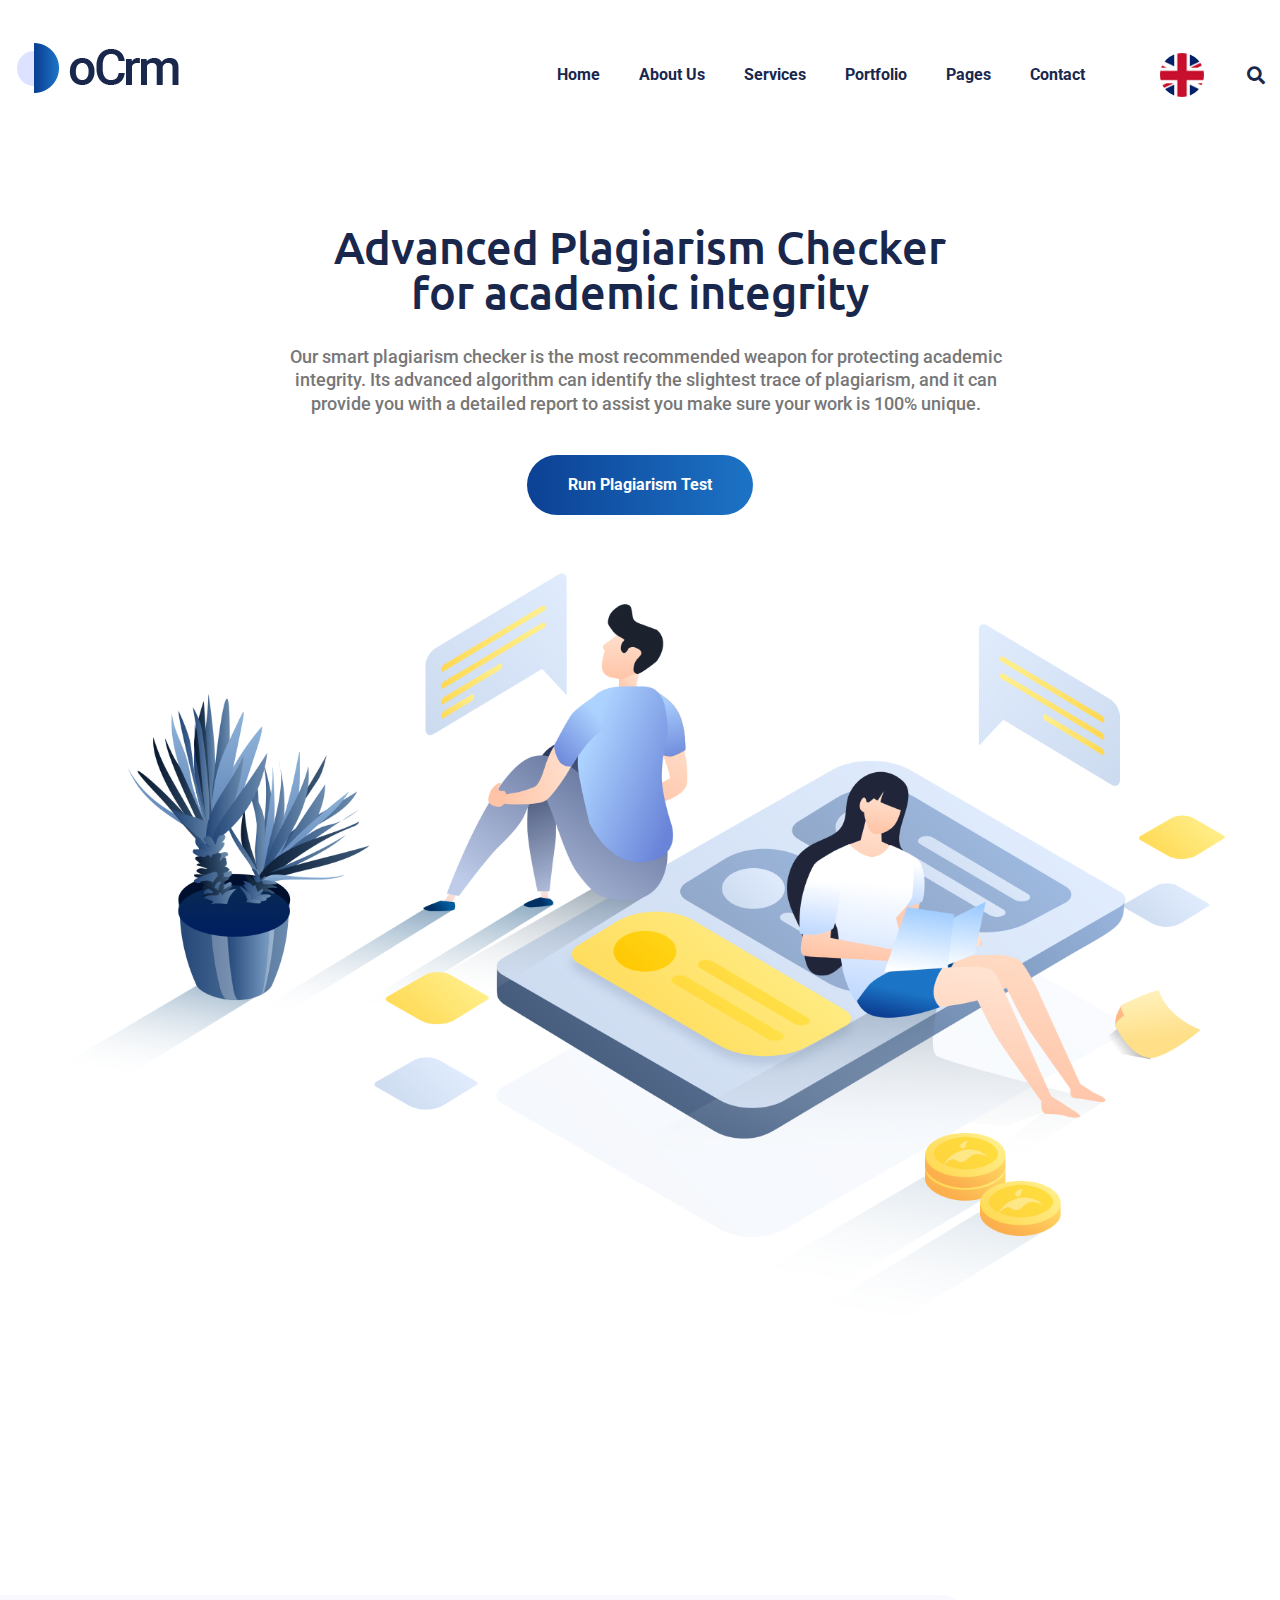
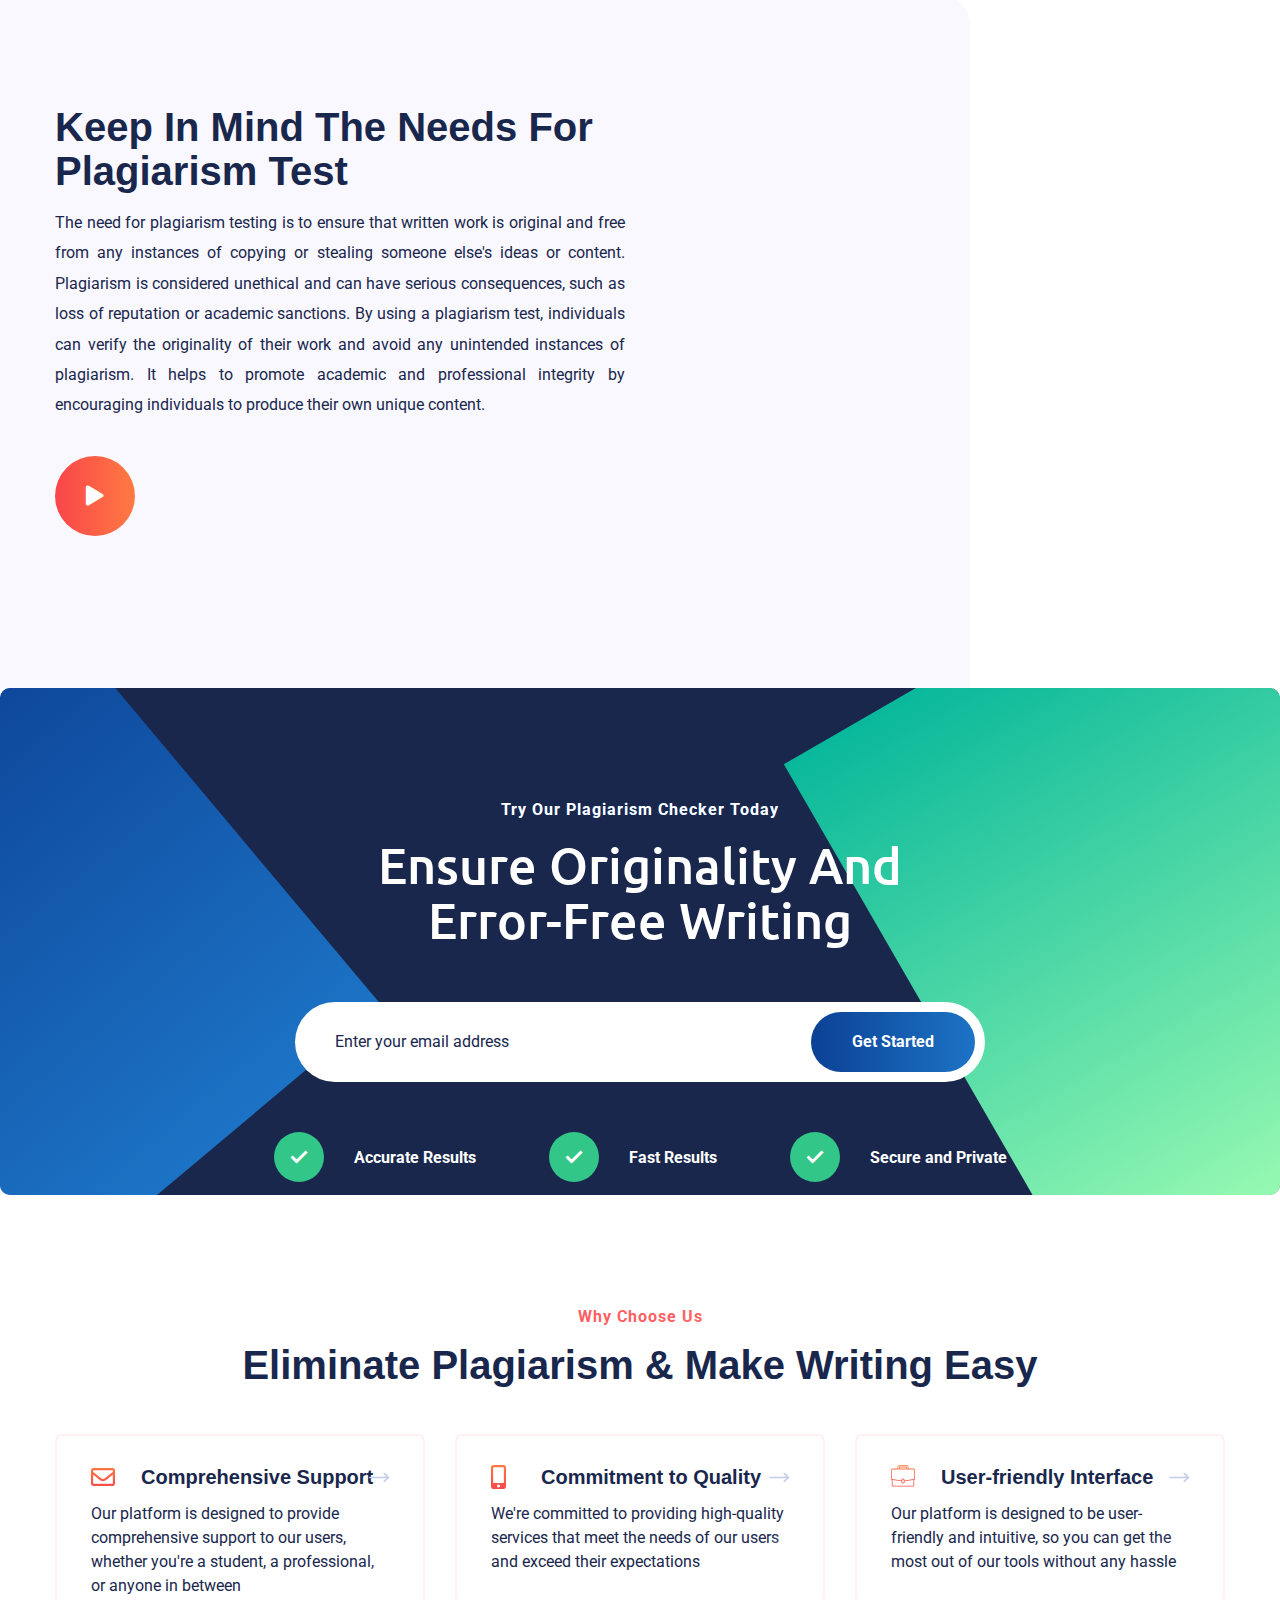
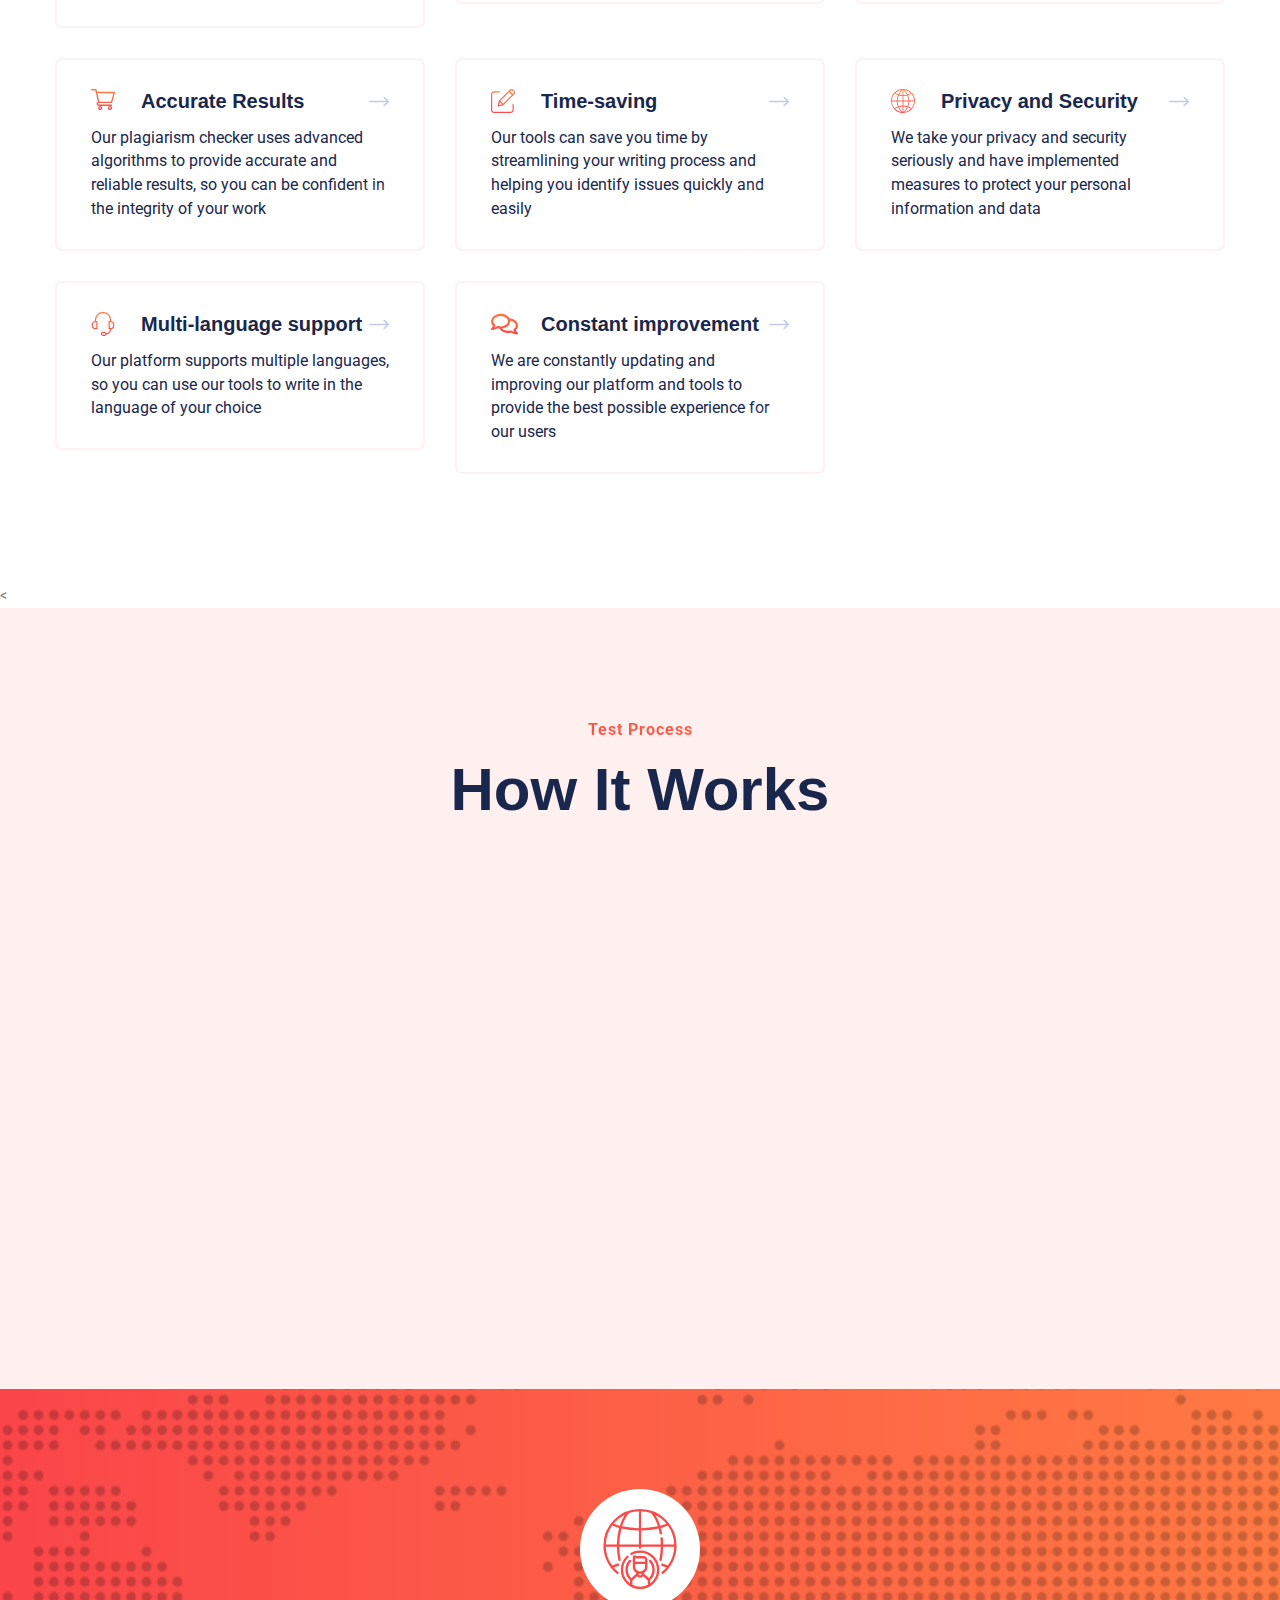
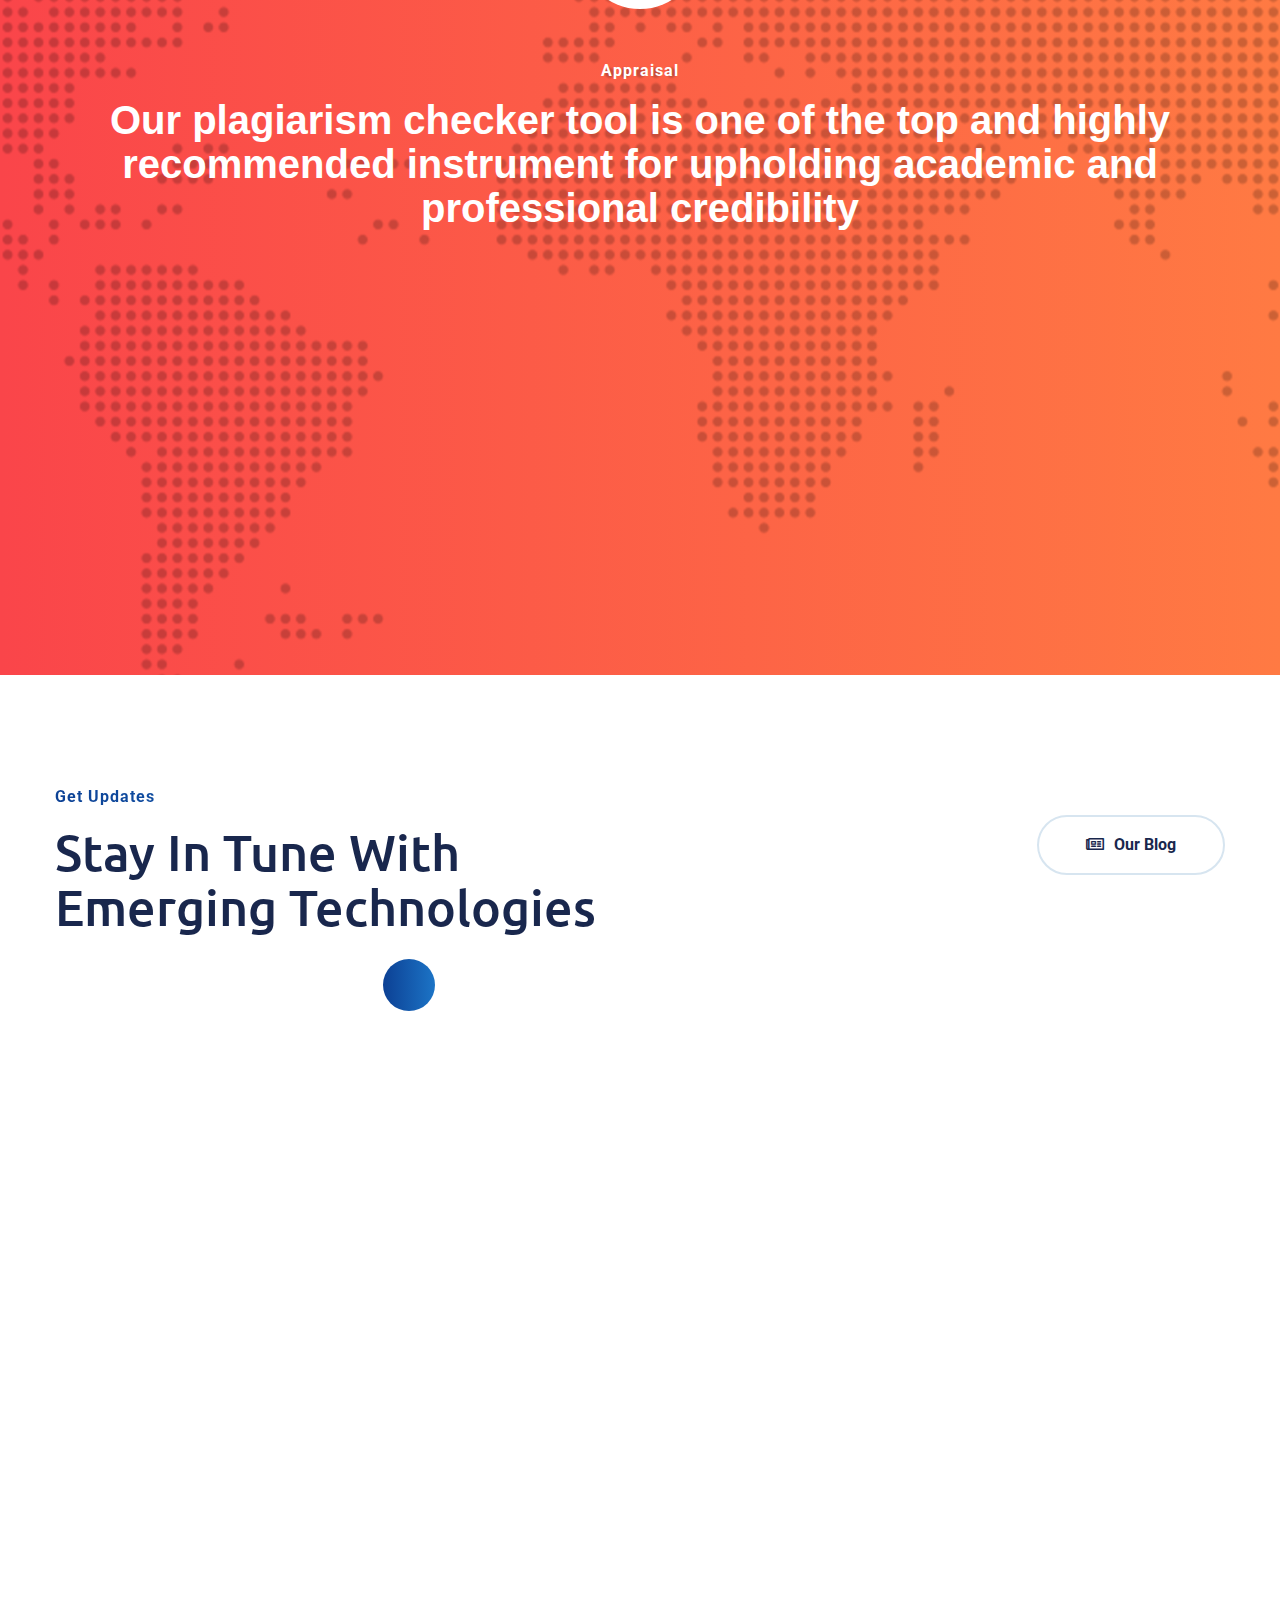
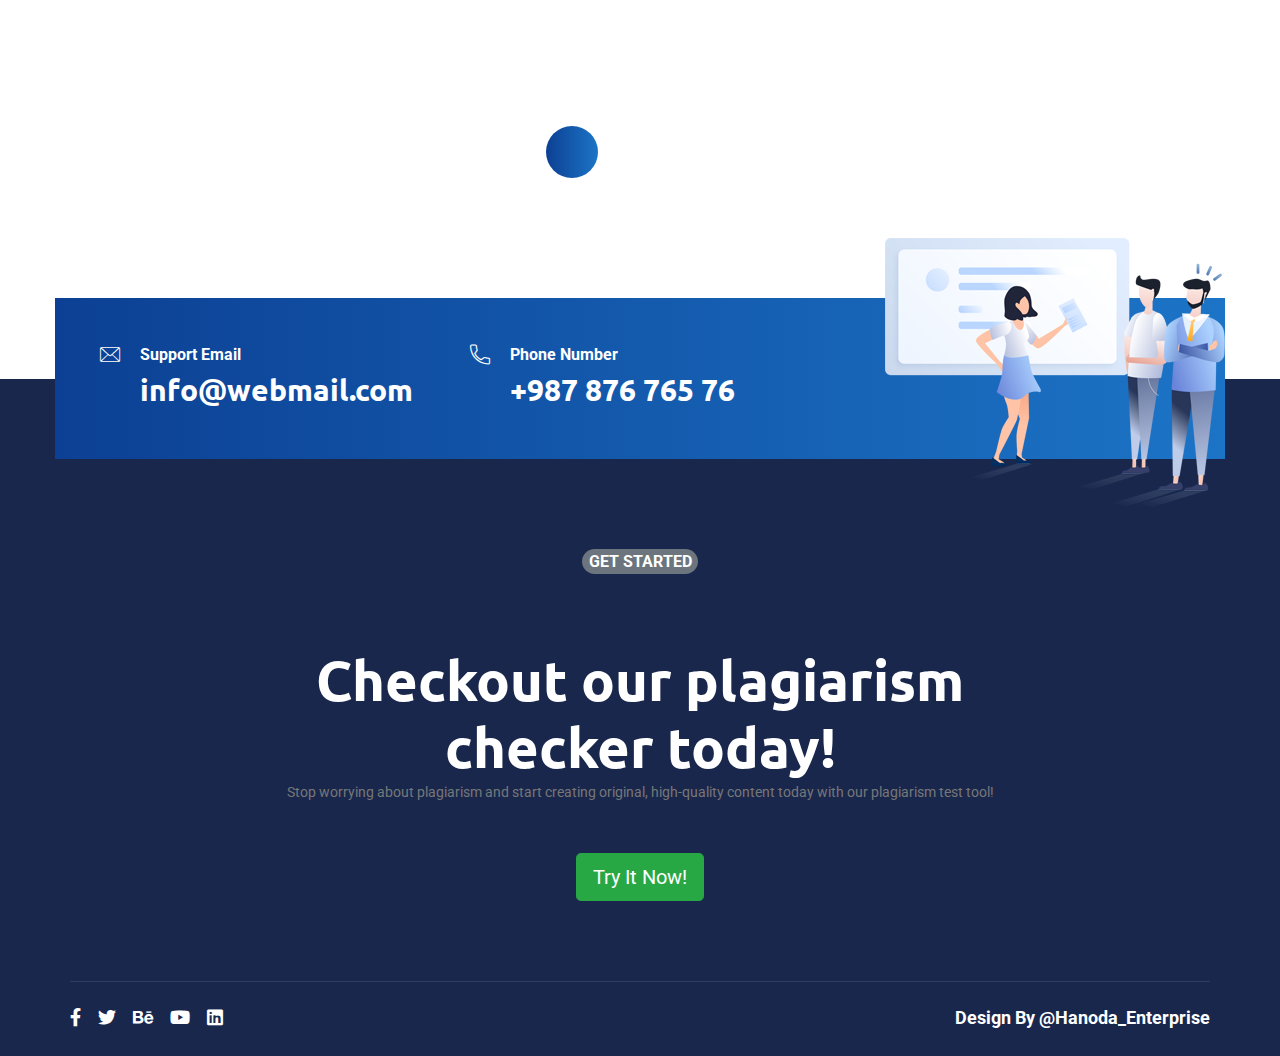
<file: index.html>
<!DOCTYPE html>
<html>

<!-- Mirrored from html.themexriver.com/osaas/index-4.html by HTTrack Website Copier/3.x [XR&CO'2014], Thu, 20 Apr 2023 14:08:57 GMT -->
<head>
<meta charset="utf-8">
<title>oSaaS HTML Template | Homepage 04</title>
<!-- Stylesheets -->
<link href="css/bootstrap.css" rel="stylesheet">
<link href="css/main.css" rel="stylesheet">
<link href="css/responsive.css" rel="stylesheet">

<link rel="shortcut icon" href="images/favicon.png" type="image/x-icon">
<link rel="icon" href="images/favicon.png" type="image/x-icon">

<link href="https://fonts.googleapis.com/css2?family=Roboto:wght@100;300;400;500;700;900&amp;family=Ubuntu:wght@300;400;500;700&amp;display=swap" rel="stylesheet">

<!-- Responsive -->
<meta http-equiv="X-UA-Compatible" content="IE=edge">
<meta name="viewport" content="width=device-width, initial-scale=1.0, maximum-scale=1.0, user-scalable=0">

<!--[if lt IE 9]><script src="https://cdnjs.cloudflare.com/ajax/libs/html5shiv/3.7.3/html5shiv.js"></script><![endif]-->
<!--[if lt IE 9]><script src="js/respond.js"></script><![endif]-->
</head>

<body>

<div class="page-wrapper">
 	
    <!-- Preloader -->
    <div class="preloader"></div>
 	
    <!-- Main Header / Header Style Four -->
    <header class="main-header header-style-four">
    	
    	<!--Header-Upper-->
        <div class="header-upper">
        	<div class="outer-container">
            	<div class="clearfix">
                	
                	<div class="pull-left left-nav logo-box" style="left: 0px !important; margin-left: 0px !important;">
                    	<div class="logo"><a href="index.html"><img src="images/logo-5.png" alt="" title=""></a></div>
                    </div>
					
                   	<div class="nav-outer clearfix">
						<!-- Mobile Navigation Toggler -->
                        <div class="mobile-nav-toggler"><span class="icon flaticon-menu"></span></div>
						<!-- Main Menu -->
						<nav class="main-menu navbar-expand-md">
							<div class="navbar-header">
								<button class="navbar-toggler" type="button" data-toggle="collapse" data-target="#navbarSupportedContent" aria-controls="navbarSupportedContent" aria-expanded="false" aria-label="Toggle navigation">
									<span class="icon-bar"></span>
									<span class="icon-bar"></span>
									<span class="icon-bar"></span>
								</button>
							</div>

							<div class="navbar-collapse show collapse clearfix" id="navbarSupportedContent">
								
								<ul class="navigation right-nav clearfix">
									<li><a href="index-4.html">Home</a></li>
									<li><a href="about.html">About Us</a></li>
									<li><a href="service.html">Services</a></li>																
									<li><a href="portfolio.html">Portfolio</a></li>
									<li class="dropdown"><a href="#">Pages</a>
										<ul>
											<li><a href="team.html">Team</a></li>
											<li><a href="faq.html">Faqs</a></li>
											<li><a href="blog.html">Blog</a></li>
											<li><a href="pricing.html">Pricing</a></li>
											<li><a href="process.html">Process</a></li>
										</ul>
									</li>
									<li><a href="contact.html">Contact</a></li>
								</ul>
								
							</div>
							
						</nav>
						
						<!-- Outer Box -->
						<div class="outer-box">
							
							<!-- Language -->
							<div class="language dropdown"><a class="btn btn-default dropdown-toggle" id="dropdownMenu1" data-toggle="dropdown" aria-haspopup="true" aria-expanded="true" href="#"><span class="flag-icon"><img src="images/icons/usa-flag.jpg" alt=""/></span></a>
								<ul class="dropdown-menu style-one" aria-labelledby="dropdownMenu1">
									<li><a href="#"><span class="flag"><img src="images/icons/usa.jpg" alt="" /></span> English</a></li>
									<li><a href="#"><span class="flag"><img src="images/icons/german.jpg" alt="" /></span> German</a></li>
									<li><a href="#"><span class="flag"><img src="images/icons/arabic.jpg" alt="" /></span> Arabic</a></li>
									<li><a href="#"><span class="flag"><img src="images/icons/pakistan.jpg" alt="" /></span> Pakistan</a></li>
								</ul>
							</div>
							
							<!-- Search Btn -->
							<div class="search-box-btn search-box-outer"><span class="icon fa fa-search"></span></div>
							
						</div>
						
					</div>
                   
                </div>
            </div>
        </div>
        <!--End Header Upper-->
        
		<!-- Mobile Menu  -->
        <div class="mobile-menu">
            <div class="menu-backdrop"></div>
            <div class="close-btn"><span class="icon flaticon-multiply"></span></div>
            
            <nav class="menu-box">
                <div class="nav-logo"><a href="index.html"><img src="images/logo-2.png" alt="" title=""></a></div>
                <div class="menu-outer"><!--Here Menu Will Come Automatically Via Javascript / Same Menu as in Header--></div>
            </nav>
        </div><!-- End Mobile Menu -->
		
    </header>
    <!--End Main Header -->
	
	<!-- Banner Section Four -->
    <section class="banner-section-four">
		<div class="auto-container">
			
			<!-- Content Column -->
			<div class="content-box">
				<div class="inner-box">
					<h1>Advanced Plagiarism Checker <br> for academic integrity </h1>
					<div class="text">
						Our smart plagiarism checker is the most recommended weapon for protecting academic integrity. 
						Its advanced algorithm can identify the slightest trace of plagiarism, and it can provide you 
						with a detailed report to assist you make sure your work is 100% unique.
					</div>
					<div class="btn-box text-center">
						<a href="contact.html" class="theme-btn btn-style-twelve"><span class="txt">Run Plagiarism Test</span></a>
					</div>
				</div>
			</div>
			<!-- Image Box -->
			<div class="image-box wow fadeInUp" data-wow-delay="0ms" data-wow-duration="1500ms">
				<img src="images/resource/banner-3.png" alt="" />
			</div>
		</div>
		
		<!--Scroll Dwwn Btn-->
        <div class="mouse-btn-down scroll-to-target" data-target=".featured-section">
			<div class="chevron"></div>
			<div class="chevron"></div>
			<div class="chevron"></div>
		</div>
		
	</section>
	<!-- End Banner Section -->
	
	<!-- Featured Section Three -->
	<section class="featured-section-three">
		<div class="auto-container">
			<div class="row clearfix">
				
				<!-- Feature Block Three -->
				<div class="feature-block-three col-lg-4 col-md-6 col-sm-12">
					<div class="inner-box wow fadeInLeft" data-wow-delay="0ms" data-wow-duration="1500ms">
						<div class="content">
							<div class="icon"><img src="images/icons/feature-icon-1.png" alt="" /></div>
							<h4>Quick Scan</h4>
							<div class="text">With our fast and efficient technology, you'll receive instant results, 
								so you can quickly and easily check your work for plagiarism.
							</div>
							<span class="arrow flaticon-arrow-pointing-to-right"></span>
						</div>
					</div>
				</div>
				
				<!-- Feature Block Three -->
				<div class="feature-block-three col-lg-4 col-md-6 col-sm-12">
					<div class="inner-box wow fadeInUp" data-wow-delay="0ms" data-wow-duration="1500ms">
						<div class="content">
							<div class="icon"><img src="images/icons/feature-icon-2.png" alt="" /></div>
							<h4>Standard Result</h4>
							<div class="text">Our software has been designed to analyze your text thoroughly and compare 
								it against a vast database of sources to identify any instances of copied content.								
							</div>
							<span class="arrow flaticon-arrow-pointing-to-right"></span>
						</div>
					</div>
				</div>
				
				<!-- Feature Block Three -->
				<div class="feature-block-three col-lg-4 col-md-6 col-sm-12">
					<div class="inner-box wow fadeInRight" data-wow-delay="0ms" data-wow-duration="1500ms">
						<div class="content">
							<div class="icon"><img src="images/icons/feature-icon-3.png" alt="" /></div>
							<h4>Data Security</h4>
							<div class="text">With our data security feature, you can trust that your work and 
								personal information are in good hands.
							</div>
							<span class="arrow flaticon-arrow-pointing-to-right"></span>
						</div>
					</div>
				</div>
				
			</div>
		</div>
	</section>
	<!-- End Featured Section Three -->
	
	<!-- Intro Section Two -->
	<section class="intro-section-two">
		<div class="auto-container">
			<div class="row clearfix">
				
				<!-- Content Column -->
				<div class="content-column col-lg-6 col-md-12 col-sm-12">
					<div class="inner-column">
						<!-- Sec Title -->
						<div class="sec-title style-six">
							<h1>Keep In Mind The Needs For <br> Plagiarism Test</h1>
							<div class="text">
								The need for plagiarism testing is to ensure that written work is original and free from 
								any instances of copying or stealing someone else's ideas or content. Plagiarism is considered 
								unethical and can have serious consequences, such as loss of reputation or academic sanctions. 
								By using a plagiarism test, individuals can verify the originality of their work and avoid any 
								unintended instances of plagiarism. It helps to promote academic and professional integrity by 
								encouraging individuals to produce their own unique content.
							</div>
						</div>
						<a href="https://www.youtube.com/watch?v=kxPCFljwJws" class="lightbox-image video-box"><span class="fa fa-play"><i class="ripple"></i></span></a>
					</div>
				</div>
				
				<!-- Image Column -->
				<div class="image-column col-lg-6 col-md-12 col-sm-12">
					<div class="inner-column wow fadeInRight" data-wow-delay="0ms" data-wow-duration="1500ms">
						<div class="image">
							<img src="images/resource/intro-1.png" alt="" />
						</div>
					</div>
				</div>
				
			</div>
		</div>
	</section>
	<!-- End Intro Section Two -->
	
	<!-- Download Section -->
	<section class="download-section">
		<div class="outer-container">
			<div class="triangle-one"></div>
			<div class="triangle-two"></div>
			<div class="auto-container">
				<!-- Sec Title -->
				<div class="sec-title centered light style-four">
					<div class="title">Try Our Plagiarism Checker Today</div>
					<h1>Ensure Originality And <br> Error-Free Writing</h1>
				</div>
				
				<!-- Subscribe Form Five -->
				<div class="subscribe-form-five">
					<form method="post" action="https://html.themexriver.com/osaas/contact.html">
						<div class="form-group">
							<input type="email" name="email" value="" placeholder="Enter your email address" required>
							<button type="submit" class="theme-btn btn-style-twelve"><span class="txt">Get Started</span></button>
						</div>
					</form>
				</div>
				
				<!-- List Outer -->
				<ul class="list-outer">
					<li>Accurate Results</li>
					<li>Fast Results</li>
					<li>Secure and Private</li>
				</ul>
				
			</div>
		</div>
	</section>
	<!-- End Download Section -->


	<!-- Featured Section Two -->
    <section class="featured-section-two style-two">
        <div class="auto-container">
			<!-- Sec Title -->
			<div class="sec-title style-six centered">
				<div class="title">Why Choose Us</div>
				<h1>Eliminate Plagiarism & Make Writing Easy</h1>
			</div>
			<div class="row clearfix">
				
				<!-- Feature Block Two -->
				<div class="feature-block-two col-lg-4 col-md-6 col-sm-12">
					<div class="inner-box">
						<div class="upper-box">
							<div class="icon far fa-envelope"></div>
							<h5><a href="#">Comprehensive Support</a></h5>
							<div class="arrow flaticon-right-arrow-3"></div>
						</div>
						<div class="text">Our platform is designed to provide comprehensive support to our users, 
							whether you're a student, a professional, or anyone in between
						</div>
						<div class="big-icon far fa-envelope"></div>
					</div>
				</div>
				
				<!-- Feature Block Two -->
				<div class="feature-block-two col-lg-4 col-md-6 col-sm-12">
					<div class="inner-box">
						<div class="upper-box">
							<div class="icon fas fa-mobile-alt"></div>
							<h5><a href="#">Commitment to Quality</a></h5>
							<div class="arrow flaticon-right-arrow-3"></div>
						</div>
						<div class="text">We're committed to providing high-quality services that meet the needs 
							of our users and exceed their expectations
						</div>
						<div class="big-icon fas fa-mobile-alt"></div>
					</div>
				</div>
				
				<!-- Feature Block Two -->
				<div class="feature-block-two col-lg-4 col-md-6 col-sm-12">
					<div class="inner-box">
						<div class="upper-box">
							<div class="icon flaticon-suitcase"></div>
							<h5><a href="#">User-friendly Interface</a></h5>
							<div class="arrow flaticon-right-arrow-3"></div>
						</div>
						<div class="text">Our platform is designed to be user-friendly and intuitive, so you can get 
							the most out of our tools without any hassle
						</div>
						<div class="big-icon flaticon-suitcase"></div>
					</div>
				</div>
				
				<!-- Feature Block Two -->
				<div class="feature-block-two col-lg-4 col-md-6 col-sm-12">
					<div class="inner-box">
						<div class="upper-box">
							<div class="icon flaticon-shopping-cart"></div>
							<h5><a href="#">Accurate Results</a></h5>
							<div class="arrow flaticon-right-arrow-3"></div>
						</div>
						<div class="text">Our plagiarism checker uses advanced algorithms to provide accurate and reliable 
							results, so you can be confident in the integrity of your work
						</div>
						<div class="big-icon flaticon-shopping-cart"></div>
					</div>
				</div>
				
				<!-- Feature Block Two -->
				<div class="feature-block-two col-lg-4 col-md-6 col-sm-12">
					<div class="inner-box">
						<div class="upper-box">
							<div class="icon flaticon-edit-1"></div>
							<h5><a href="#">Time-saving</a></h5>
							<div class="arrow flaticon-right-arrow-3"></div>
						</div>
						<div class="text">Our tools can save you time by streamlining your writing process and helping you 
							identify issues quickly and easily
						</div>
						<div class="big-icon flaticon-edit-1"></div>
					</div>
				</div>
				
				<!-- Feature Block Two -->
				<div class="feature-block-two col-lg-4 col-md-6 col-sm-12">
					<div class="inner-box">
						<div class="upper-box">
							<div class="icon flaticon-internet"></div>
							<h5><a href="#">Privacy and Security</a></h5>
							<div class="arrow flaticon-right-arrow-3"></div>
						</div>
						<div class="text">We take your privacy and security seriously and have implemented measures to protect 
							your personal information and data
						</div>
						<div class="big-icon flaticon-internet"></div>
					</div>
				</div>
				
				<!-- Feature Block Two -->
				<div class="feature-block-two col-lg-4 col-md-6 col-sm-12">
					<div class="inner-box">
						<div class="upper-box">
							<div class="icon flaticon-headphones-1"></div>
							<h5><a href="#">Multi-language support</a></h5>
							<div class="arrow flaticon-right-arrow-3"></div>
						</div>
						<div class="text">Our platform supports multiple languages, so you can use our tools to write in the 
							language of your choice
						</div>
						<div class="big-icon flaticon-headphones-1"></div>
					</div>
				</div>
				
				<!-- Feature Block Two -->
				<div class="feature-block-two col-lg-4 col-md-6 col-sm-12">
					<div class="inner-box">
						<div class="upper-box">
							<div class="icon far fa-comments"></div>
							<h5><a href="#">Constant improvement</a></h5>
							<div class="arrow flaticon-right-arrow-3"></div>
						</div>
						<div class="text">We are constantly updating and improving our platform and tools to provide the best 
							possible experience for our users
						</div>
						<div class="big-icon far fa-comments"></div>
					</div>
				</div>
				
				
			</div>
			
		</div>
	</section>
	<!-- End Featured Section Two -->
	
	
	<	<!-- Works Section -->
	<section class="works-section">
		<div class="auto-container">
			<!-- Sec Title -->
			<div class="sec-title style-two centered">
				<div class="title">Test Process</div>
				<h1>How It Works</h1>
			</div>
			<div class="row clearfix">
				
				<!-- Work Block -->
				<div class="work-block col-lg-4 col-md-6 col-sm-12">
					<div class="inner-box wow fadeInLeft" data-wow-delay="0ms" data-wow-duration="1500ms">
						<div class="icon-box">
							<span class="icon flaticon-computer"></span>
							<span class="check flaticon-tick-1"></span>
						</div>
						<h3><a href="#">Input Data</a></h3>
						<div class="text">Copy and paste your text into the plagiarism checker tool, or upload a document file</div>
						<a href="#" class="arrow"><span class="flaticon-arrow-pointing-to-right"></span></a>
					</div>
				</div>
				
				<!-- Work Block -->
				<div class="work-block col-lg-4 col-md-6 col-sm-12">
					<div class="inner-box wow fadeInUp" data-wow-delay="0ms" data-wow-duration="1500ms">
						<div class="icon-box">
							<span class="icon flaticon-location-1"></span>
							<span class="check flaticon-tick-1"></span>
						</div>
						<h3><a href="#">Scan for Plagiarism</a></h3>
						<div class="text">Click the "Run Plagiarism Test" button to initiate the analysis process</div>
						<a href="#" class="arrow"><span class="flaticon-arrow-pointing-to-right"></span></a>
					</div>
				</div>
				
				<!-- Work Block -->
				<div class="work-block col-lg-4 col-md-6 col-sm-12">
					<div class="inner-box wow fadeInRight" data-wow-delay="0ms" data-wow-duration="1500ms">
						<div class="icon-box">
							<span class="icon flaticon-team"></span>
							<span class="check flaticon-tick-1"></span>
						</div>
						<h3><a href="#">Review Report</a></h3>
						<div class="text">You can then review the report and make any necessary changes to ensure that your work is original and free from plagiarism</div>
						<a href="#" class="arrow"><span class="flaticon-arrow-pointing-to-right"></span></a>
					</div>
				</div>
				
			</div>
		</div>
	</section>
	<!-- End Works Section -->
	
	<!-<!-- Counter Section -->
	<section class="counter-section style-two" style="background-image: url(images/background/pattern-2.png)">
		<div class="auto-container">
			<div class="section-icon">
				<span class="icon flaticon-internet-1"></span>
			</div>
			<!-- Sec Title -->
			<div class="sec-title style-six light centered">
				<div class="title">Appraisal</div>
				<h1>Our plagiarism checker tool is one of the top and highly recommended instrument for upholding academic and professional credibility</h1>
			</div>
			
			<!-- Fact Counter -->
			<div class="fact-counter">
				<div class="row clearfix">

					<!-- Column -->
					<div class="column counter-column col-lg-3 col-md-6 col-sm-12">
						<div class="inner wow fadeInLeft" data-wow-delay="0ms" data-wow-duration="1500ms">
							<div class="content">
								<div class="count-outer count-box">
									<span class="count-text" data-speed="3000" data-stop="10">0</span>K<i>+</i>
								</div>
								<h4 class="counter-title">Happy Users</h4>
							</div>
						</div>
					</div>

					<!-- Column -->
					<div class="column counter-column col-lg-3 col-md-6 col-sm-12">
						<div class="inner wow fadeInLeft" data-wow-delay="300ms" data-wow-duration="1500ms">
							<div class="content">
								<div class="count-outer count-box alternate">
									<span class="count-text" data-speed="3000" data-stop="5">0</span>K<i>+</i>
								</div>
								<h4 class="counter-title">Active Install</h4>
							</div>
						</div>
					</div>

					<!-- Column -->
					<div class="column counter-column col-lg-3 col-md-6 col-sm-12">
						<div class="inner wow fadeInLeft" data-wow-delay="600ms" data-wow-duration="1500ms">
							<div class="content">
								<div class="count-outer count-box">
									<span class="count-text" data-speed="2000" data-stop="1">0</span>K<i>+</i>
								</div>
								<h4 class="counter-title">Team Mate</h4>
							</div>
						</div>
					</div>

					<!-- Column -->
					<div class="column counter-column col-lg-3 col-md-6 col-sm-12">
						<div class="inner wow fadeInLeft" data-wow-delay="900ms" data-wow-duration="1500ms">
							<div class="content">
								<div class="count-outer count-box">
									<span class="count-text" data-speed="3000" data-stop="3">0</span>K<i>+</i>
								</div>
								<h4 class="counter-title">Global Presence</h4>
							</div>
						</div>
					</div>

				</div>
			</div>
			
		</div>
	</section>
	<!-- End Counter Section -->

	
	<!-- Blog Section Three -->
	<section class="blog-section-three">
		<div class="auto-container">
			<!-- Sec Title -->
			<div class="sec-title style-four">
				<div class="clearfix">
					<div class="pull-left">
						<div class="title">Get Updates</div>
						<h1>Stay In Tune With <br> Emerging Technologies</h1>
					</div>
					<div class="pull-right">
						<a href="blog.html" class="theme-btn btn-style-thirteen"><span class="txt"><i class="far fa-newspaper"></i>Our Blog</span></a>
					</div>
				</div>
			</div>
			<div class="inner-container">
				<div class="circle-one"></div>
				<div class="circle-two"></div>
				<div class="row clearfix">
						
					<!-- News Block -->
					<div class="news-block-three col-md-4">
						<div class="inner-box wow fadeInLeft" data-wow-delay="0ms" data-wow-duration="1500ms">
							<div class="image">
								<a href="blog-detail.html"><img src="images/resource/news-7.jpg" alt="" /></a>
							</div>
							<h5><a href="blog-detail.html">What is plagiarism test?</a></h5>
							<div class="text">Plagiarism test is a process of checking a piece of writing for any instances of 
								copied content. The test involves comparing the text against a database of existing sources to 
								identify any similarities. The purpose of a plagiarism test is to ensure that the writing is original 
								and has not been copied from other sources without proper attribution. This is important for maintaining 
								academic and professional integrity and avoiding potential issues with copyright infringement.
							</div>
							<ul class="post-meta">
								<li><span class="icon far fa-user"></span>By Admin</li>
								<li><span class="icon far fa-calendar-alt"></span>21th April 2023</li>
							</ul>
						</div>
					</div>
					
					<!-- News Block -->
					<div class="news-block-three col-md-4">
						<div class="inner-box wow fadeInLeft" data-wow-delay="150ms" data-wow-duration="1500ms">
							<div class="image">
								<a href="blog-detail.html"><img src="images/resource/news-7.jpg" alt="" /></a>
							</div>
							<h5><a href="blog-detail.html">The implications of not plagiarizing your essay</a></h5>
							<div class="text">Not plagiarizing your essay has several implications. Writing your own essay helps you develop critical 
								thinking and writing skills, and demonstrates your commitment to academic and professional integrity and ethical behavior. 
								Avoiding plagiarism can also help you avoid legal consequences and lead to academic and professional success. By not plagiarizing, 
								you show respect for the ideas and intellectual property of others, which is a sign of professionalism and respect in academic and 
								professional settings.
							</div>
							<ul class="post-meta">
								<li><span class="icon far fa-user"></span>By Admin</li>
								<li><span class="icon far fa-calendar-alt"></span>21th April 2023</li>
							</ul>
						</div>
					</div>
					
					<!-- News Block -->
					<div class="news-block-three col-md-4">
						<div class="inner-box wow fadeInRight" data-wow-delay="0ms" data-wow-duration="1500ms">
							<div class="image">
								<a href="blog-detail.html"><img src="images/resource/news-7.jpg" alt="" /></a>
							</div>
							<h5><a href="blog-detail.html">How to identify the best plagiarism tool available</a></h5>
							<div class="text">To identify the best plagiarism tool, consider accuracy, speed, database size, ease of use, features, data security, 
								and cost. Look for a tool that accurately detects plagiarism and identifies the source, is fast and efficient, has a large database 
								of sources, is easy to use, offers additional features such as citation and grammar checking, prioritizes data security, and is affordable.
							</div>
							<ul class="post-meta">
								<li><span class="icon far fa-user"></span>By Admin</li>
								<li><span class="icon far fa-calendar-alt"></span>21th April 2023</li>
							</ul>
						</div>
					</div>
					
				</div>
			</div>
		</div>
	</section>
	<!-- End Blog Section Three -->
	
	<!-- Contact Info Section -->
	<section class="contact-info-section">
		<div class="auto-container">
			<div class="inner-container margin-bottom">
				<div class="row clearfix">
					
					<!-- Info Column -->
					<div class="info-column col-lg-4 col-md-6 col-sm-12">
						<div class="inner-column">
							<span class="icon flaticon-envelope"></span>
							<div class="title">Support Email</div>
							<h2><a href="mailto:info@webmail.com">info@webmail.com</a></h2>
						</div>
					</div>
					
					<!-- Info Column -->
					<div class="info-column col-lg-4 col-md-6 col-sm-12">
						<div class="inner-column">
							<span class="icon flaticon-call-1"></span>
							<div class="title">Phone Number</div>
							<h2><a href="tel:+987-876-765-76">+987 876 765 76</a></h2>
						</div>
					</div>
					
				</div>
				<!-- Side Image -->
				<div class="side-image">
					<img src="images/resource/image-1.png" alt="" />
				</div>
				
			</div>
		</div>
	</section>
	<!-- End Contact Info Section -->
	
	<!-- Main Footer -->
    <footer class="main-footer style-four">
    	<div class="auto-container">
        	<!-- Widgets Section -->
            <div class="widgets-section">
            	<div class="row clearfix">
                	
			
					<!-- Column -->
                    <div class="big-column col-md-12">
						<div class="row clearfix">
							
							<!-- Footer Column -->
                            <div class="footer-column col-md-12">
                                <div class="footer-widget links-widget">
									<div class="container">
										<div class="row justify-content-center">
										  <div class="col-12 col-md-10 col-lg-8 text-center"><span class="badge badge-pill badge-secondary mb-4"><span
												class="h6 font-weight-bold text-uppercase">Get started</span></span>
											<h1 class="display-4 text-white font-weight-bold mt-5">Checkout our plagiarism checker today!</h1>
											<p class="font-size-md text-gray-600 mb-5 mb-md-7">Stop worrying about plagiarism and start creating original, 
												high-quality content today with our plagiarism test tool!</p>
												<a href="#" class="btn btn-lg shadow-dark btn-success lift">Try It Now!</a>											
										  </div>
										</div>
									</div>
								</div>
							</div>
							
						</div>
					</div>
					
				</div>
			</div>
			
			<!-- Footer Bottom -->
			<div class="footer-bottom">
				<div class="auto-container">
					<div class="inner-container">
						<div class="row clearfix">
							
							<!-- Social Column -->
							<div class="social-column col-lg-6 col-md-6 col-sm-12">
								<ul>
									<li><a href="#"><span class="fab fa-facebook-f"></span></a></li>
									<li><a href="#"><span class="fab fa-twitter"></span></a></li>
									<li><a href="#"><span class="fab fa-behance"></span></a></li>
									<li><a href="#"><span class="fab fa-youtube"></span></a></li>
									<li><a href="#"><span class="fab fa-linkedin"></span></a></li>
								</ul>
							</div>
							
							<!-- Copyright Column -->
							<div class="copyright-column col-lg-6 col-md-6 col-sm-12">
								<div class="copyright">Design By <a href="#">@Hanoda_Enterprise</a></div>
							</div>
							
						</div>
					</div>
				</div>
			</div>
			
		</div>
	</footer>
	<!-- End Main Footer -->
	
</div>
<!--End pagewrapper-->

<!-- Search Popup -->
<div class="search-popup">
	<button class="close-search style-two"><span class="flaticon-multiply"></span></button>
	<button class="close-search"><span class="fa fa-arrow-up"></span></button>
	<form method="post" action="https://html.themexriver.com/osaas/blog.html">
		<div class="form-group">
			<input type="search" name="search-field" value="" placeholder="Search Here" required="">
			<button type="submit"><i class="fa fa-search"></i></button>
		</div>
	</form>
</div>
<!-- End Header Search -->

<!-- Scroll To Top -->
<div class="scroll-to-top scroll-to-target" data-target="html"><span class="fa fa-arrow-circle-up"></span></div>

<script src="js/jquery.js"></script>
<script src="js/popper.min.js"></script>
<script src="js/bootstrap.min.js"></script>
<script src="js/jquery.mCustomScrollbar.concat.min.js"></script>
<script src="js/jquery.fancybox.js"></script>
<script src="js/appear.js"></script>
<script src="js/owl.js"></script>
<script src="js/wow.js"></script>
<script src="js/tilt.jquery.min.js"></script>
<script src="js/element-in-view.js"></script>
<script src="js/jquery-ui.js"></script>
<script src="js/script.js"></script>

</body>

<!-- Mirrored from html.themexriver.com/osaas/index-4.html by HTTrack Website Copier/3.x [XR&CO'2014], Thu, 20 Apr 2023 14:10:37 GMT -->
</html>
</file>
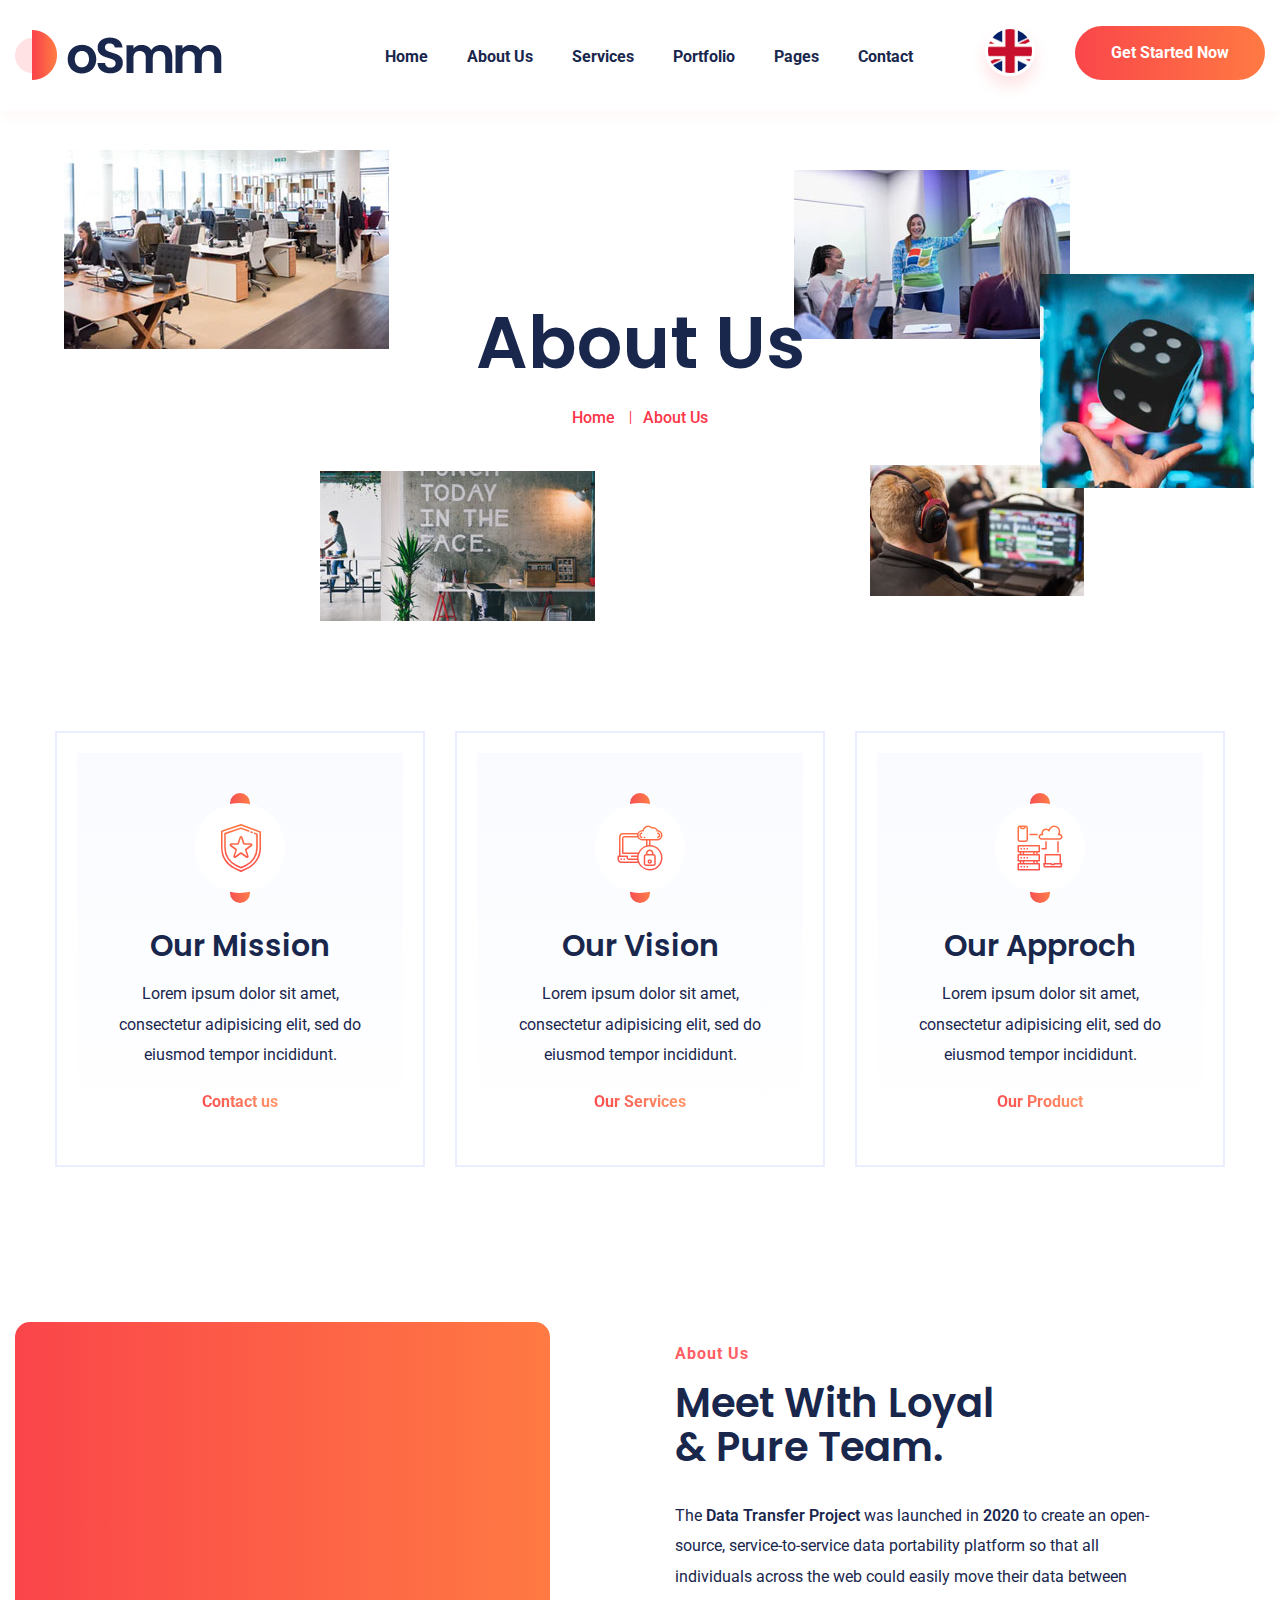
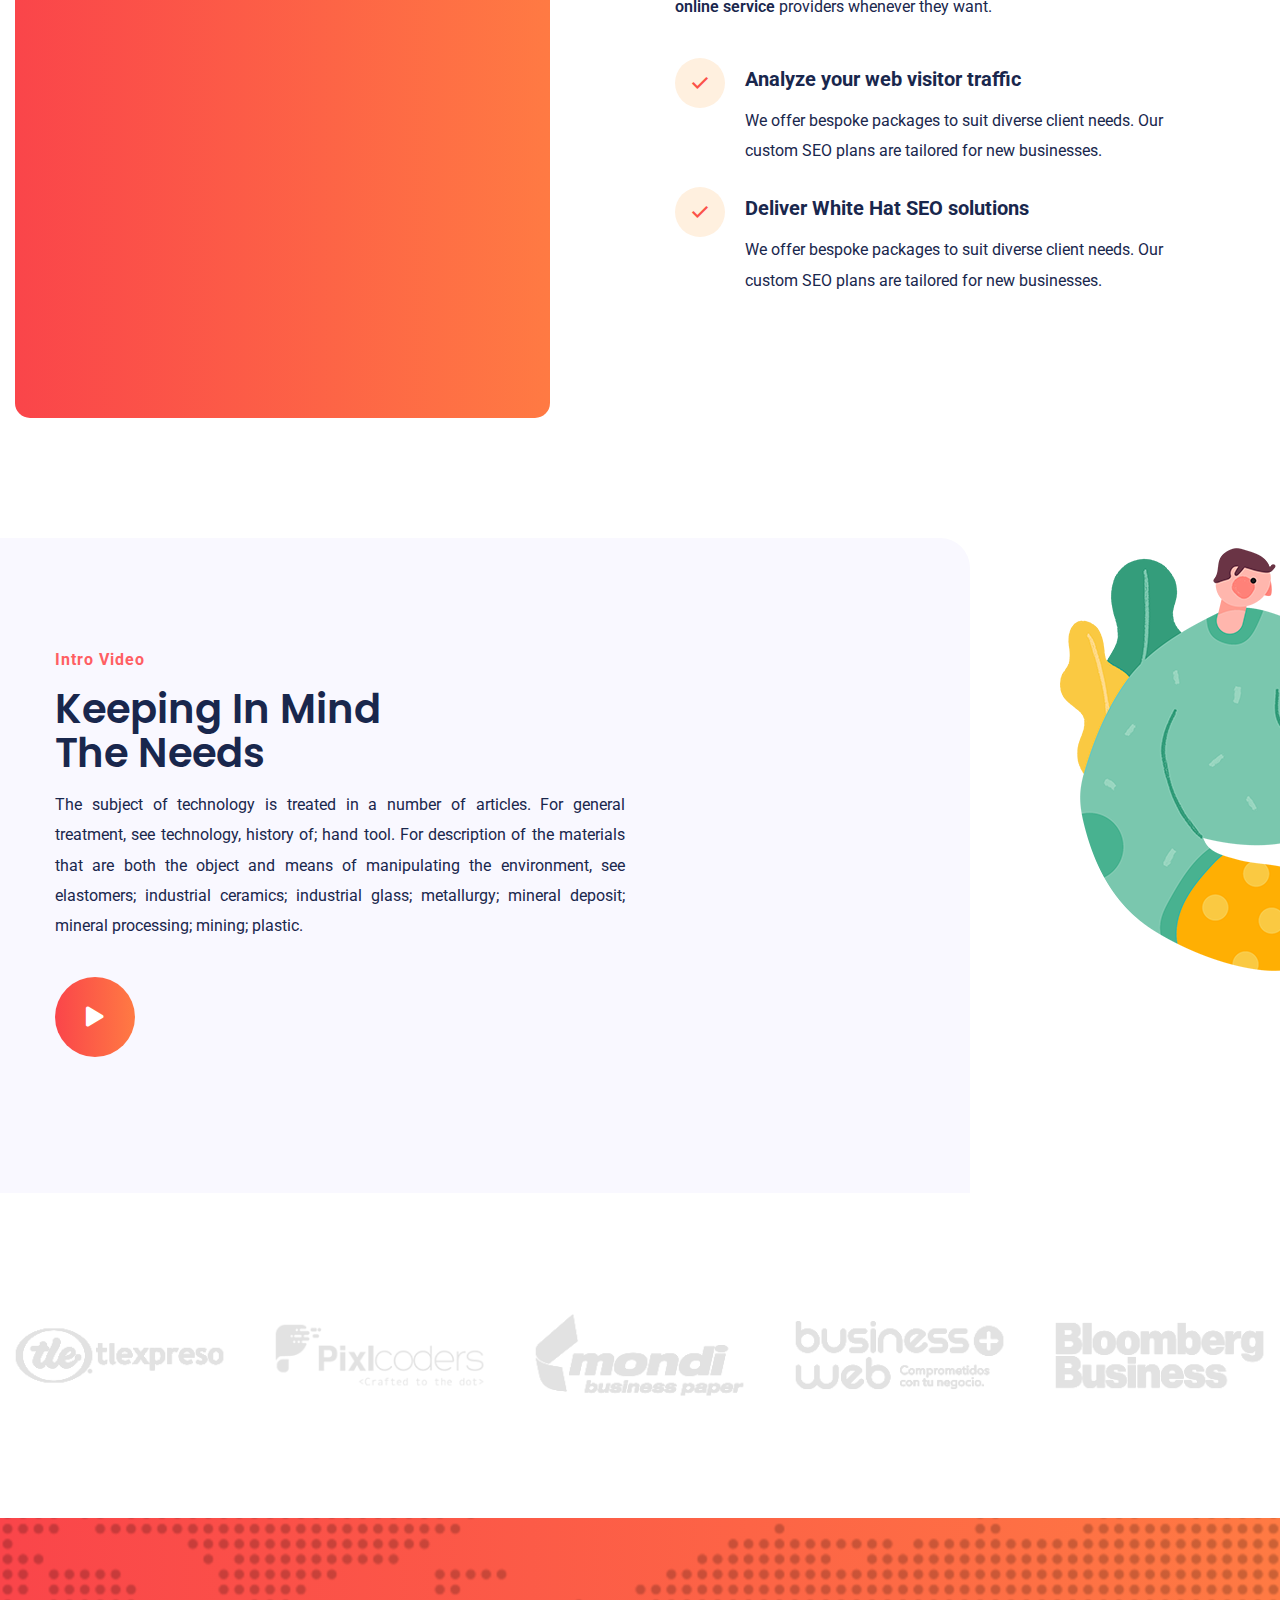
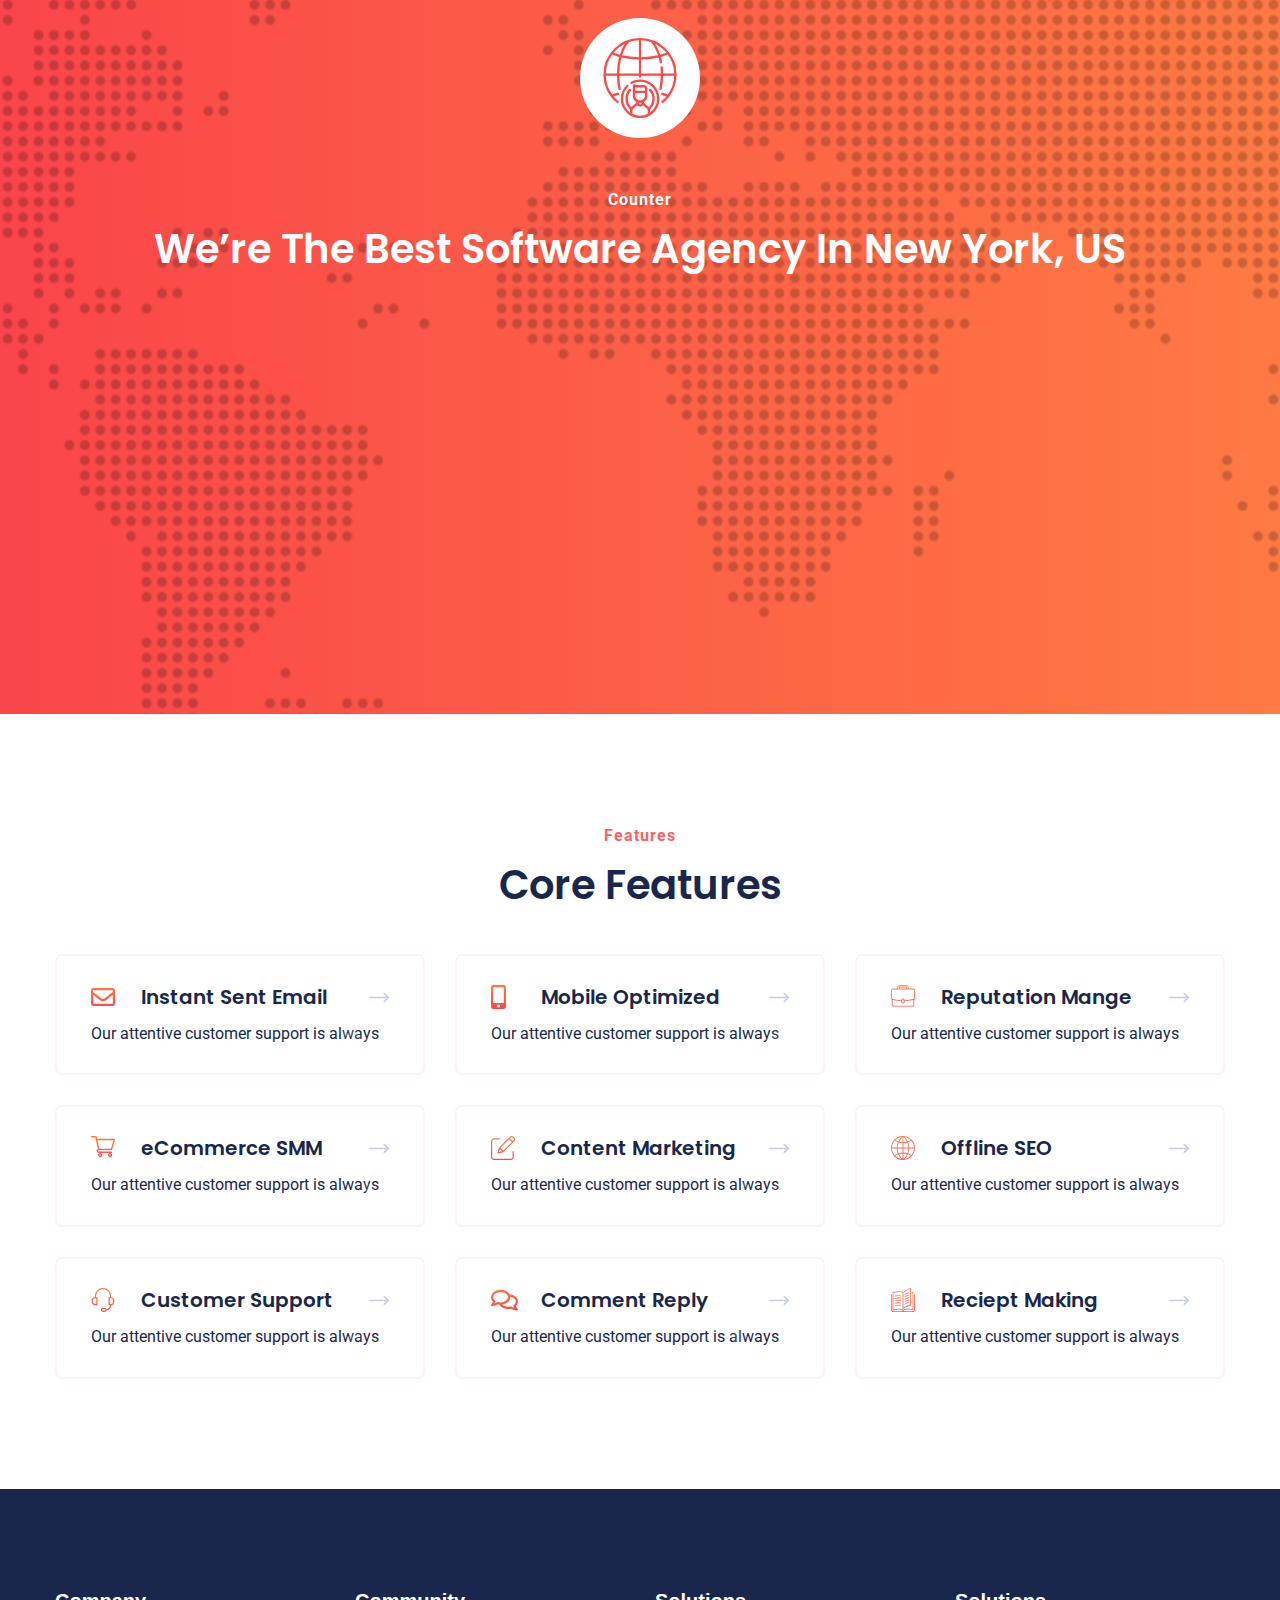
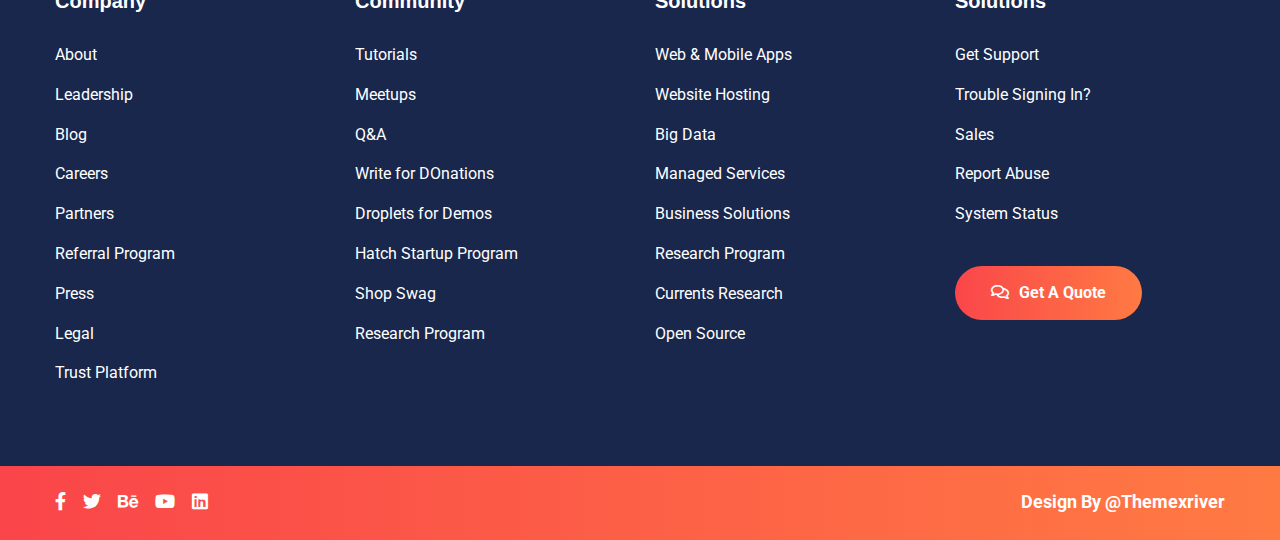
<file: about.html>
<!DOCTYPE html>
<html>

<!-- Mirrored from html.themexriver.com/osaas/about.html by HTTrack Website Copier/3.x [XR&CO'2014], Thu, 20 Apr 2023 14:13:22 GMT -->
<head>
<meta charset="utf-8">
<title>oSaaS HTML Template | About Us</title>
<!-- Stylesheets -->
<link href="css/bootstrap.css" rel="stylesheet">
<link href="css/main.css" rel="stylesheet">
<link href="css/responsive.css" rel="stylesheet">

<link rel="shortcut icon" href="images/favicon.png" type="image/x-icon">
<link rel="icon" href="images/favicon.png" type="image/x-icon">

<link href="https://fonts.googleapis.com/css2?family=Poppins:wght@300;400;500;600;700;800;900&amp;family=Roboto:wght@300;400;500;700;900&amp;display=swap" rel="stylesheet">

<!-- Responsive -->
<meta http-equiv="X-UA-Compatible" content="IE=edge">
<meta name="viewport" content="width=device-width, initial-scale=1.0, maximum-scale=1.0, user-scalable=0">

<!--[if lt IE 9]><script src="https://cdnjs.cloudflare.com/ajax/libs/html5shiv/3.7.3/html5shiv.js"></script><![endif]-->
<!--[if lt IE 9]><script src="js/respond.js"></script><![endif]-->
</head>

<body>

<div class="page-wrapper">
 	
    <!-- Preloader -->
    <div class="preloader"></div>
 	
    <!-- Main Header / Header Style Two -->
    <header class="main-header header-style-two">
 
    	<!-- Header Upper -->
        <div class="header-upper">
        	<div class="outer-container">
            	<div class="clearfix">
                	
                	<div class="pull-left logo-box">
                    	<div class="logo"><a href="index.html"><img src="images/logo-2.png" alt="" title=""></a></div>
                    </div>
					
                   	<div class="nav-outer clearfix">
						<!-- Mobile Navigation Toggler -->
                        <div class="mobile-nav-toggler"><span class="icon flaticon-menu"></span></div>
						<!-- Main Menu -->
						<nav class="main-menu navbar-expand-md">
							<div class="navbar-header">
								<button class="navbar-toggler" type="button" data-toggle="collapse" data-target="#navbarSupportedContent" aria-controls="navbarSupportedContent" aria-expanded="false" aria-label="Toggle navigation">
									<span class="icon-bar"></span>
									<span class="icon-bar"></span>
									<span class="icon-bar"></span>
								</button>
							</div>

							<div class="navbar-collapse show collapse clearfix" id="navbarSupportedContent">
								<ul class="navigation clearfix">
									<li><a href="index-4.html">Home</a></li>
									<li><a href="about.html">About Us</a></li>
									<li><a href="service.html">Services</a></li>																
									<li><a href="portfolio.html">Portfolio</a></li>
									<li class="dropdown"><a href="#">Pages</a>
										<ul>
											<li><a href="team.html">Team</a></li>
											<li><a href="faq.html">Faqs</a></li>
											<li><a href="blog.html">Blog</a></li>
											<li><a href="pricing.html">Pricing</a></li>
											<li><a href="process.html">Process</a></li>
										</ul>
									</li>
									<li><a href="contact.html">Contact</a></li>
								</ul>
							</div>
							
						</nav>
						
						<!-- Outer Box -->
						<div class="outer-box">
							
							<!-- Language -->
							<div class="language dropdown"><a class="btn btn-default dropdown-toggle" id="dropdownMenu1" data-toggle="dropdown" aria-haspopup="true" aria-expanded="true" href="#"><span class="flag-icon"><img src="images/icons/usa-flag.jpg" alt=""/></span></a>
								<ul class="dropdown-menu style-one" aria-labelledby="dropdownMenu1">
									<li><a href="#"><span class="flag"><img src="images/icons/usa.jpg" alt="" /></span> English</a></li>
									<li><a href="#"><span class="flag"><img src="images/icons/german.jpg" alt="" /></span> German</a></li>
									<li><a href="#"><span class="flag"><img src="images/icons/arabic.jpg" alt="" /></span> Arabic</a></li>
									<li><a href="#"><span class="flag"><img src="images/icons/pakistan.jpg" alt="" /></span> Pakistan</a></li>
								</ul>
							</div>
							
							<ul class="button-box">
								<a href="contact.html" class="theme-btn btn-style-four"><span class="txt">Get Started Now</span></a>
							</ul>
							
						</div>
						
					</div>
                   
                </div>
            </div>
        </div>
        <!--End Header Upper-->
        
		<!-- Mobile Menu  -->
        <div class="mobile-menu">
            <div class="menu-backdrop"></div>
            <div class="close-btn"><span class="icon flaticon-multiply"></span></div>
            
            <nav class="menu-box">
                <div class="nav-logo"><a href="index.html"><img src="images/logo-2.png" alt="" title=""></a></div>
                <div class="menu-outer"><!--Here Menu Will Come Automatically Via Javascript / Same Menu as in Header--></div>
            </nav>
        </div><!-- End Mobile Menu -->
		
    </header>
    <!--End Main Header -->
	
	<!-- Page Title -->
    <section class="page-title">
		<div class="images-outer">
			<div class="image one"><img src="images/resource/page-title-1.jpg" alt="" /></div>
			<div class="image two"><img src="images/resource/page-title-2.jpg" alt="" /></div>
			<div class="image three"><img src="images/resource/page-title-3.jpg" alt="" /></div>
			<div class="image four"><img src="images/resource/page-title-4.jpg" alt="" /></div>
			<div class="image five"><img src="images/resource/page-title-5.jpg" alt="" /></div>
		</div>
		<div class="auto-container">
			<h1>About Us</h1>
			<ul class="page-breadcrumb">
				<li><a href="index.html">home</a></li>
				<li>About us</li>
			</ul>
        </div>
    </section>
    <!-- End Page Title -->
	
	<!-- Services Section -->
	<section class="services-section">
		<div class="auto-container">
			<div class="row clearfix">
				
				<!-- Service Block Two -->
				<div class="service-block-two col-lg-4 col-md-6 col-sm-12">
					<div class="inner-box wow fadeInLeft" data-wow-delay="0ms" data-wow-duration="1500ms">
						<div class="content">
							<div class="icon-outer">
								<div class="icon-box">
									<span class="icon flaticon-shield"></span>
								</div>
							</div>
							<h2><a href="service-detail.html">Our Mission</a></h2>
							<div class="text">Lorem ipsum dolor sit amet, consectetur adipisicing elit, sed do eiusmod tempor incididunt.</div>
							<a href="service-detail.html" class="read-more">Contact us</a>
						</div>
					</div>
				</div>
				
				<!-- Service Block Two -->
				<div class="service-block-two col-lg-4 col-md-6 col-sm-12">
					<div class="inner-box wow fadeInUp" data-wow-delay="0ms" data-wow-duration="1500ms">
						<div class="content">
							<div class="icon-outer">
								<div class="icon-box">
									<span class="icon flaticon-security-1"></span>
								</div>
							</div>
							<h2><a href="service-detail.html">Our Vision</a></h2>
							<div class="text">Lorem ipsum dolor sit amet, consectetur adipisicing elit, sed do eiusmod tempor incididunt.</div>
							<a href="service-detail.html" class="read-more">Our Services</a>
						</div>
					</div>
				</div>
				
				<!-- Service Block Two -->
				<div class="service-block-two col-lg-4 col-md-6 col-sm-12">
					<div class="inner-box wow fadeInRight" data-wow-delay="0ms" data-wow-duration="1500ms">
						<div class="content">
							<div class="icon-outer">
								<div class="icon-box">
									<span class="icon flaticon-network-1"></span>
								</div>
							</div>
							<h2><a href="service-detail.html">Our Approch</a></h2>
							<div class="text">Lorem ipsum dolor sit amet, consectetur adipisicing elit, sed do eiusmod tempor incididunt.</div>
							<a href="service-detail.html" class="read-more">Our Product</a>
						</div>
					</div>
				</div>
			
			</div>
		</div>
	</section>
	<!-- End About Section -->
	
	<!-- About Section Two -->
	<section class="about-section-two">
		<div class="auto-container">
			<div class="row clearfix">
				
				<!-- Image Column -->
				<div class="image-column col-lg-6 col-md-12 col-sm-12">
					<div class="inner-column wow fadeInLeft" data-wow-delay="0ms" data-wow-duration="1500ms">
						<div class="image">
							<img src="images/resource/about-2.jpg" alt="" />
						</div>
					</div>
				</div>
				
				<!-- Content Column -->
				<div class="content-column col-lg-6 col-md-12 col-sm-12">
					<div class="inner-column">
						<!-- Sec Title -->
						<div class="sec-title style-six">
							<div class="title">About Us</div>
							<h1>Meet With Loyal <br> & Pure Team.</h1>
							<div class="text">The <span>Data Transfer Project</span> was launched in <span>2020</span> to create an open-source, service-to-service data portability platform so that all individuals across the web could easily move their data between <span>online service</span> providers whenever they want. </div>
						</div>
						<ul class="list-style-two">
							<li><span>Analyze your web visitor traffic </span>We offer bespoke packages to suit diverse client needs. Our custom SEO plans are tailored for new businesses.</li>
							<li><span>Deliver White Hat SEO solutions </span>We offer bespoke packages to suit diverse client needs. Our custom SEO plans are tailored for new businesses.</li>
						</ul>
					</div>
				</div>
				
			</div>
		</div>
	</section>
	<!-- End About Section Two -->
	
	<!-- Intro Section Two -->
	<section class="intro-section-two">
		<div class="auto-container">
			<div class="image-layer" style="background-image:url(images/resource/intro-2.png)"></div>
			<div class="row clearfix">
				
				<!-- Content Column -->
				<div class="content-column col-lg-6 col-md-12 col-sm-12">
					<div class="inner-column">
						<!-- Sec Title -->
						<div class="sec-title style-six">
							<div class="title">Intro Video</div>
							<h1>Keeping In Mind <br> The Needs</h1>
							<div class="text">The subject of technology is treated in a number of articles. For general treatment, see technology, history of; hand tool. For description of the materials that are both the object and means of manipulating the environment, see elastomers; industrial ceramics; industrial glass; metallurgy; mineral deposit; mineral processing; mining; plastic.</div>
						</div>
						<a href="https://www.youtube.com/watch?v=kxPCFljwJws" class="lightbox-image video-box"><span class="fa fa-play"><i class="ripple"></i></span></a>
					</div>
				</div>
				
				<!-- Image Column -->
				<div class="image-column col-lg-6 col-md-12 col-sm-12">
					<div class="inner-column wow fadeInRight" data-wow-delay="0ms" data-wow-duration="1500ms">
						<div class="image">
							<img src="images/resource/intro-1.jpg" alt="" />
						</div>
					</div>
				</div>
				
			</div>
		</div>
	</section>
	<!-- End Intro Section Two -->
	
	<!-- Clients Section Three -->
    <section class="clients-section-three">
        <div class="outer-container">
            
            <div class="sponsors-outer">
                <!--Sponsors Carousel-->
                <ul class="sponsors-carousel owl-carousel owl-theme">
                    <li class="slide-item"><figure class="image-box"><a href="#"><img src="images/clients/15.png" alt=""></a></figure></li>
                    <li class="slide-item"><figure class="image-box"><a href="#"><img src="images/clients/16.png" alt=""></a></figure></li>
                    <li class="slide-item"><figure class="image-box"><a href="#"><img src="images/clients/17.png" alt=""></a></figure></li>
                    <li class="slide-item"><figure class="image-box"><a href="#"><img src="images/clients/18.png" alt=""></a></figure></li>
                    <li class="slide-item"><figure class="image-box"><a href="#"><img src="images/clients/19.png" alt=""></a></figure></li>
					<li class="slide-item"><figure class="image-box"><a href="#"><img src="images/clients/15.png" alt=""></a></figure></li>
					<li class="slide-item"><figure class="image-box"><a href="#"><img src="images/clients/16.png" alt=""></a></figure></li>
					<li class="slide-item"><figure class="image-box"><a href="#"><img src="images/clients/17.png" alt=""></a></figure></li>
                </ul>
            </div>
            
        </div>
    </section>
    <!-- End Clients Section Three -->
	
	<!-- Counter Section -->
	<section class="counter-section style-two" style="background-image: url(images/background/pattern-2.png)">
		<div class="auto-container">
			<div class="section-icon">
				<span class="icon flaticon-internet-1"></span>
			</div>
			<!-- Sec Title -->
			<div class="sec-title style-six light centered">
				<div class="title">Counter</div>
				<h1>We’re The Best Software Agency In New York, US</h1>
			</div>
			
			<!-- Fact Counter -->
			<div class="fact-counter">
				<div class="row clearfix">

					<!-- Column -->
					<div class="column counter-column col-lg-3 col-md-6 col-sm-12">
						<div class="inner wow fadeInLeft" data-wow-delay="0ms" data-wow-duration="1500ms">
							<div class="content">
								<div class="count-outer count-box">
									<span class="count-text" data-speed="3000" data-stop="10">0</span>K<i>+</i>
								</div>
								<h4 class="counter-title">Happy Users</h4>
							</div>
						</div>
					</div>

					<!-- Column -->
					<div class="column counter-column col-lg-3 col-md-6 col-sm-12">
						<div class="inner wow fadeInLeft" data-wow-delay="300ms" data-wow-duration="1500ms">
							<div class="content">
								<div class="count-outer count-box alternate">
									<span class="count-text" data-speed="3000" data-stop="5">0</span>K<i>+</i>
								</div>
								<h4 class="counter-title">Active Install</h4>
							</div>
						</div>
					</div>

					<!-- Column -->
					<div class="column counter-column col-lg-3 col-md-6 col-sm-12">
						<div class="inner wow fadeInLeft" data-wow-delay="600ms" data-wow-duration="1500ms">
							<div class="content">
								<div class="count-outer count-box">
									<span class="count-text" data-speed="2000" data-stop="1">0</span>K<i>+</i>
								</div>
								<h4 class="counter-title">Team Mate</h4>
							</div>
						</div>
					</div>

					<!-- Column -->
					<div class="column counter-column col-lg-3 col-md-6 col-sm-12">
						<div class="inner wow fadeInLeft" data-wow-delay="900ms" data-wow-duration="1500ms">
							<div class="content">
								<div class="count-outer count-box">
									<span class="count-text" data-speed="3000" data-stop="3">0</span>K<i>+</i>
								</div>
								<h4 class="counter-title">Global Presence</h4>
							</div>
						</div>
					</div>

				</div>
			</div>
			
		</div>
	</section>
	<!-- End Counter Section -->
	
	<!-- Featured Section Two -->
    <section class="featured-section-two style-two">
        <div class="auto-container">
			<!-- Sec Title -->
			<div class="sec-title style-six centered">
				<div class="title">Features</div>
				<h1>Core Features</h1>
			</div>
			<div class="row clearfix">
				
				<!-- Feature Block Two -->
				<div class="feature-block-two col-lg-4 col-md-6 col-sm-12">
					<div class="inner-box">
						<div class="upper-box">
							<div class="icon far fa-envelope"></div>
							<h5><a href="service-detail.html">Instant Sent Email</a></h5>
							<div class="arrow flaticon-right-arrow-3"></div>
						</div>
						<div class="text">Our attentive customer support is always</div>
						<div class="big-icon far fa-envelope"></div>
					</div>
				</div>
				
				<!-- Feature Block Two -->
				<div class="feature-block-two col-lg-4 col-md-6 col-sm-12">
					<div class="inner-box">
						<div class="upper-box">
							<div class="icon fas fa-mobile-alt"></div>
							<h5><a href="service-detail.html">Mobile Optimized</a></h5>
							<div class="arrow flaticon-right-arrow-3"></div>
						</div>
						<div class="text">Our attentive customer support is always</div>
						<div class="big-icon fas fa-mobile-alt"></div>
					</div>
				</div>
				
				<!-- Feature Block Two -->
				<div class="feature-block-two col-lg-4 col-md-6 col-sm-12">
					<div class="inner-box">
						<div class="upper-box">
							<div class="icon flaticon-suitcase"></div>
							<h5><a href="service-detail.html">Reputation Mange</a></h5>
							<div class="arrow flaticon-right-arrow-3"></div>
						</div>
						<div class="text">Our attentive customer support is always</div>
						<div class="big-icon flaticon-suitcase"></div>
					</div>
				</div>
				
				<!-- Feature Block Two -->
				<div class="feature-block-two col-lg-4 col-md-6 col-sm-12">
					<div class="inner-box">
						<div class="upper-box">
							<div class="icon flaticon-shopping-cart"></div>
							<h5><a href="service-detail.html">eCommerce SMM</a></h5>
							<div class="arrow flaticon-right-arrow-3"></div>
						</div>
						<div class="text">Our attentive customer support is always</div>
						<div class="big-icon flaticon-shopping-cart"></div>
					</div>
				</div>
				
				<!-- Feature Block Two -->
				<div class="feature-block-two col-lg-4 col-md-6 col-sm-12">
					<div class="inner-box">
						<div class="upper-box">
							<div class="icon flaticon-edit-1"></div>
							<h5><a href="service-detail.html">Content Marketing</a></h5>
							<div class="arrow flaticon-right-arrow-3"></div>
						</div>
						<div class="text">Our attentive customer support is always</div>
						<div class="big-icon flaticon-edit-1"></div>
					</div>
				</div>
				
				<!-- Feature Block Two -->
				<div class="feature-block-two col-lg-4 col-md-6 col-sm-12">
					<div class="inner-box">
						<div class="upper-box">
							<div class="icon flaticon-internet"></div>
							<h5><a href="service-detail.html">Offline SEO</a></h5>
							<div class="arrow flaticon-right-arrow-3"></div>
						</div>
						<div class="text">Our attentive customer support is always</div>
						<div class="big-icon flaticon-internet"></div>
					</div>
				</div>
				
				<!-- Feature Block Two -->
				<div class="feature-block-two col-lg-4 col-md-6 col-sm-12">
					<div class="inner-box">
						<div class="upper-box">
							<div class="icon flaticon-headphones-1"></div>
							<h5><a href="service-detail.html">Customer Support</a></h5>
							<div class="arrow flaticon-right-arrow-3"></div>
						</div>
						<div class="text">Our attentive customer support is always</div>
						<div class="big-icon flaticon-headphones-1"></div>
					</div>
				</div>
				
				<!-- Feature Block Two -->
				<div class="feature-block-two col-lg-4 col-md-6 col-sm-12">
					<div class="inner-box">
						<div class="upper-box">
							<div class="icon far fa-comments"></div>
							<h5><a href="service-detail.html">Comment Reply</a></h5>
							<div class="arrow flaticon-right-arrow-3"></div>
						</div>
						<div class="text">Our attentive customer support is always</div>
						<div class="big-icon far fa-comments"></div>
					</div>
				</div>
				
				<!-- Feature Block Two -->
				<div class="feature-block-two col-lg-4 col-md-6 col-sm-12">
					<div class="inner-box">
						<div class="upper-box">
							<div class="icon flaticon-open-book"></div>
							<h5><a href="service-detail.html">Reciept Making</a></h5>
							<div class="arrow flaticon-right-arrow-3"></div>
						</div>
						<div class="text">Our attentive customer support is always</div>
						<div class="big-icon flaticon-open-book"></div>
					</div>
				</div>
				
			</div>
			
		</div>
	</section>
	<!-- End Featured Section Two -->
	
	<!-- Main Footer -->
    <footer class="main-footer style-five">
    	<div class="auto-container">
        	<!-- Widgets Section -->
            <div class="widgets-section">
            	<div class="row clearfix">
                	
                    <!-- Column -->
                    <div class="big-column col-lg-6 col-md-12 col-sm-12">
						<div class="row clearfix">
						
                        	<!-- Footer Column -->
                            <div class="footer-column col-lg-6 col-md-6 col-sm-12">
                                <div class="footer-widget links-widget">
									<h5>Company</h5>
									<ul class="list-link">
										<li><a href="#">About</a></li>
										<li><a href="#">Leadership</a></li>
										<li><a href="#">Blog</a></li>
										<li><a href="#">Careers</a></li>
										<li><a href="#">Partners</a></li>
										<li><a href="#">Referral Program</a></li>
										<li><a href="#">Press</a></li>
										<li><a href="#">Legal</a></li>
										<li><a href="#">Trust Platform</a></li>
									</ul>
								</div>
							</div>
							
							<!-- Footer Column -->
                            <div class="footer-column col-lg-6 col-md-6 col-sm-12">
                                <div class="footer-widget links-widget">
									<h5>Community</h5>
									<ul class="list-link">
										<li><a href="#">Tutorials</a></li>
										<li><a href="#">Meetups</a></li>
										<li><a href="#">Q&A </a></li>
										<li><a href="#">Write for DOnations</a></li>
										<li><a href="#">Droplets for Demos</a></li>
										<li><a href="#">Hatch Startup Program</a></li>
										<li><a href="#">Shop Swag</a></li>
										<li><a href="#">Research Program</a></li>
									</ul>
								</div>
							</div>
							
						</div>
					</div>
					
					<!-- Column -->
                    <div class="big-column col-lg-6 col-md-12 col-sm-12">
						<div class="row clearfix">
						
                        	<!-- Footer Column -->
                            <div class="footer-column col-lg-6 col-md-6 col-sm-12">
                                <div class="footer-widget links-widget">
									<h5>Solutions</h5>
									<ul class="list-link">
										<li><a href="#">Web & Mobile Apps</a></li>
										<li><a href="#">Website Hosting</a></li>
										<li><a href="#">Big Data</a></li>
										<li><a href="#">Managed Services</a></li>
										<li><a href="#">Business Solutions</a></li>
										<li><a href="#">Research Program</a></li>
										<li><a href="#">Currents Research</a></li>
										<li><a href="#">Open Source</a></li>
									</ul>
								</div>
							</div>
							
							<!-- Footer Column -->
                            <div class="footer-column col-lg-6 col-md-6 col-sm-12">
                                <div class="footer-widget links-widget">
									<h5>Solutions</h5>
									<ul class="list-link">
										<li><a href="#">Get Support</a></li>
										<li><a href="#">Trouble Signing In?</a></li>
										<li><a href="#">Sales</a></li>
										<li><a href="#">Report Abuse</a></li>
										<li><a href="#">System Status</a></li>
									</ul><br>
									<a href="contact.html" class="theme-btn btn-style-four"><span class="txt"><i class="far fa-comments"></i>Get A Quote</span></a>
								</div>
							</div>
							
						</div>
					</div>
					
				</div>
			</div>
			
		</div>
		
		<!-- Footer Bottom -->
		<div class="footer-bottom">
			<div class="auto-container">
				<div class="inner-container">
					<div class="row clearfix">
						
						<!-- Social Column -->
						<div class="social-column col-lg-6 col-md-6 col-sm-12">
							<ul>
								<li><a href="#"><span class="fab fa-facebook-f"></span></a></li>
								<li><a href="#"><span class="fab fa-twitter"></span></a></li>
								<li><a href="#"><span class="fab fa-behance"></span></a></li>
								<li><a href="#"><span class="fab fa-youtube"></span></a></li>
								<li><a href="#"><span class="fab fa-linkedin"></span></a></li>
							</ul>
						</div>
						
						<!-- Copyright Column -->
						<div class="copyright-column col-lg-6 col-md-6 col-sm-12">
							<div class="copyright">Design By <a href="#">@Themexriver</a></div>
						</div>
						
					</div>
				</div>
			</div>
		</div>
		
	</footer>
	<!-- End Main Footer -->
	
</div>
<!--End pagewrapper-->

<!-- Scroll To Top -->
<div class="scroll-to-top scroll-to-target" data-target="html"><span class="fa fa-arrow-circle-up"></span></div>

<script src="js/jquery.js"></script>
<script src="js/popper.min.js"></script>
<script src="js/bootstrap.min.js"></script>
<script src="js/jquery.mCustomScrollbar.concat.min.js"></script>
<script src="js/jquery.fancybox.js"></script>
<script src="js/appear.js"></script>
<script src="js/owl.js"></script>
<script src="js/wow.js"></script>
<script src="js/knob.js"></script>
<script src="js/element-in-view.js"></script>
<script src="js/jquery-ui.js"></script>
<script src="js/script.js"></script>

</body>

<!-- Mirrored from html.themexriver.com/osaas/about.html by HTTrack Website Copier/3.x [XR&CO'2014], Thu, 20 Apr 2023 14:13:53 GMT -->
</html>
</file>
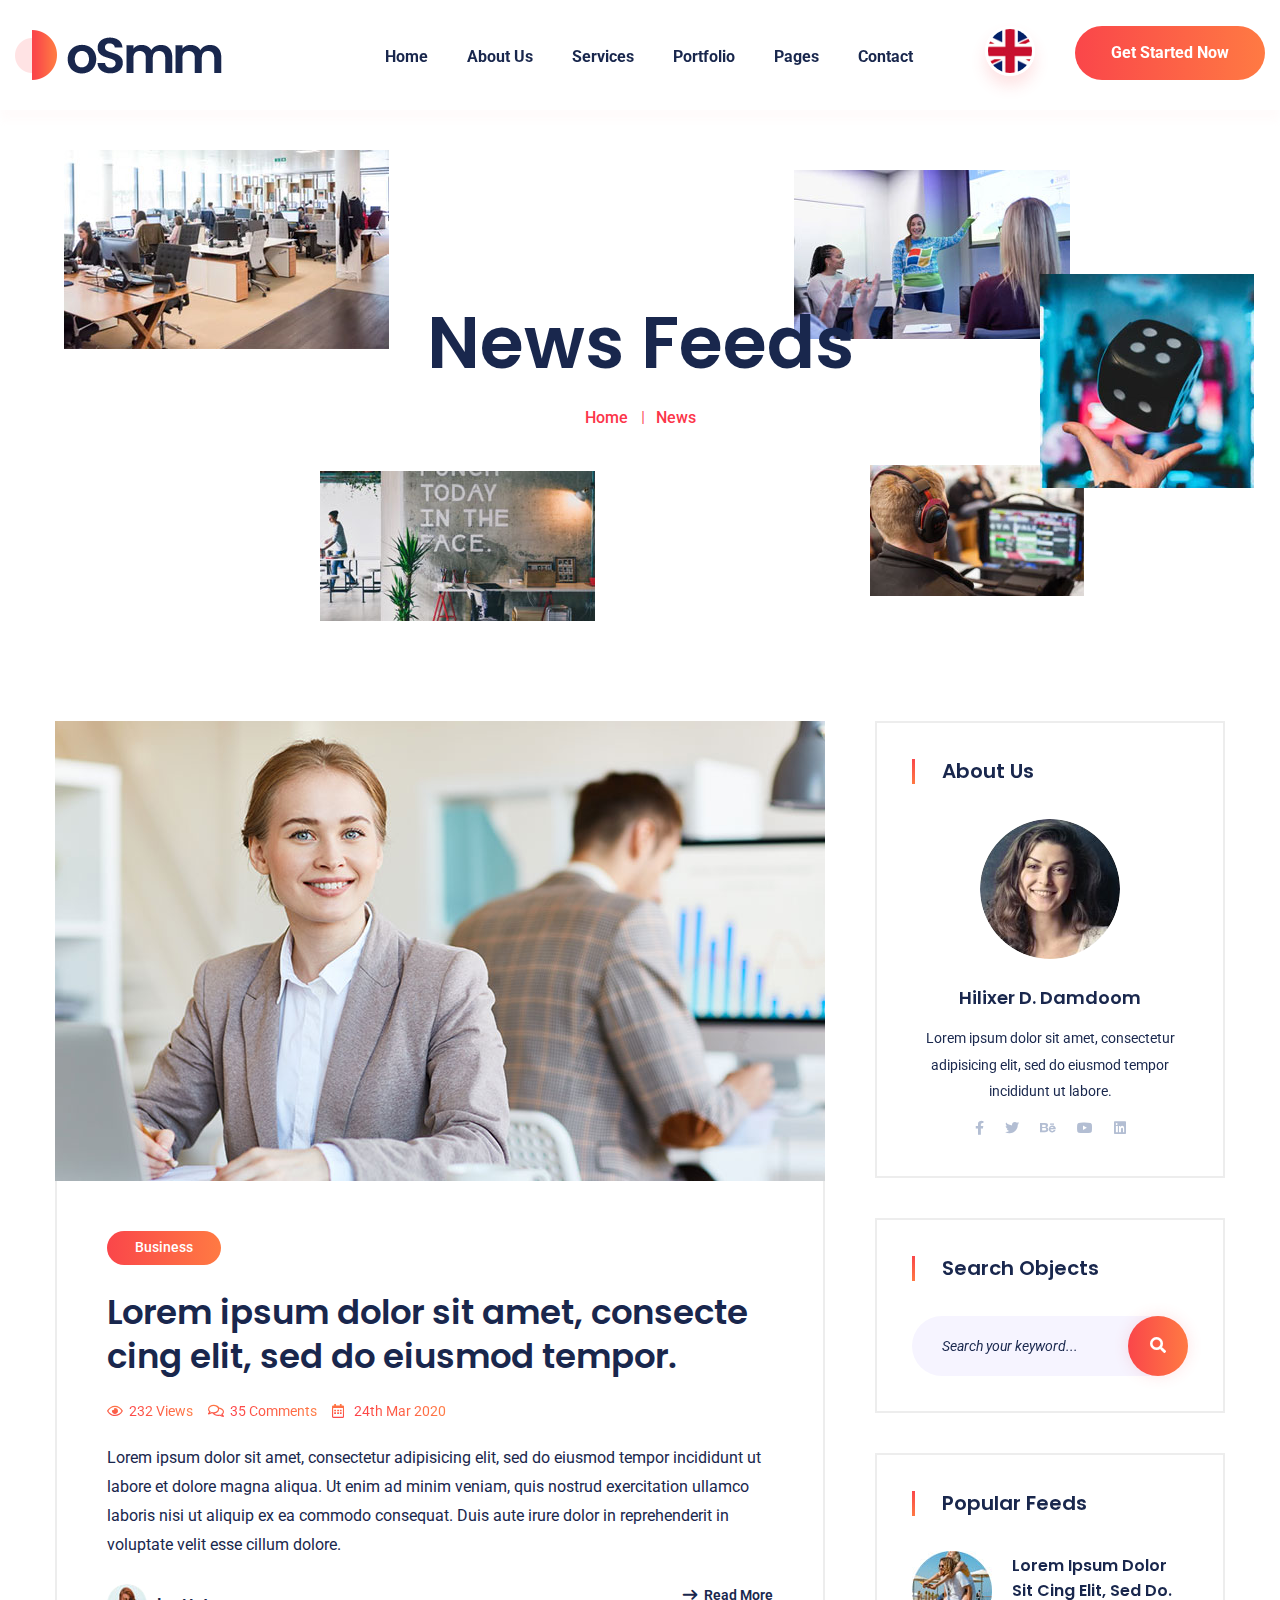
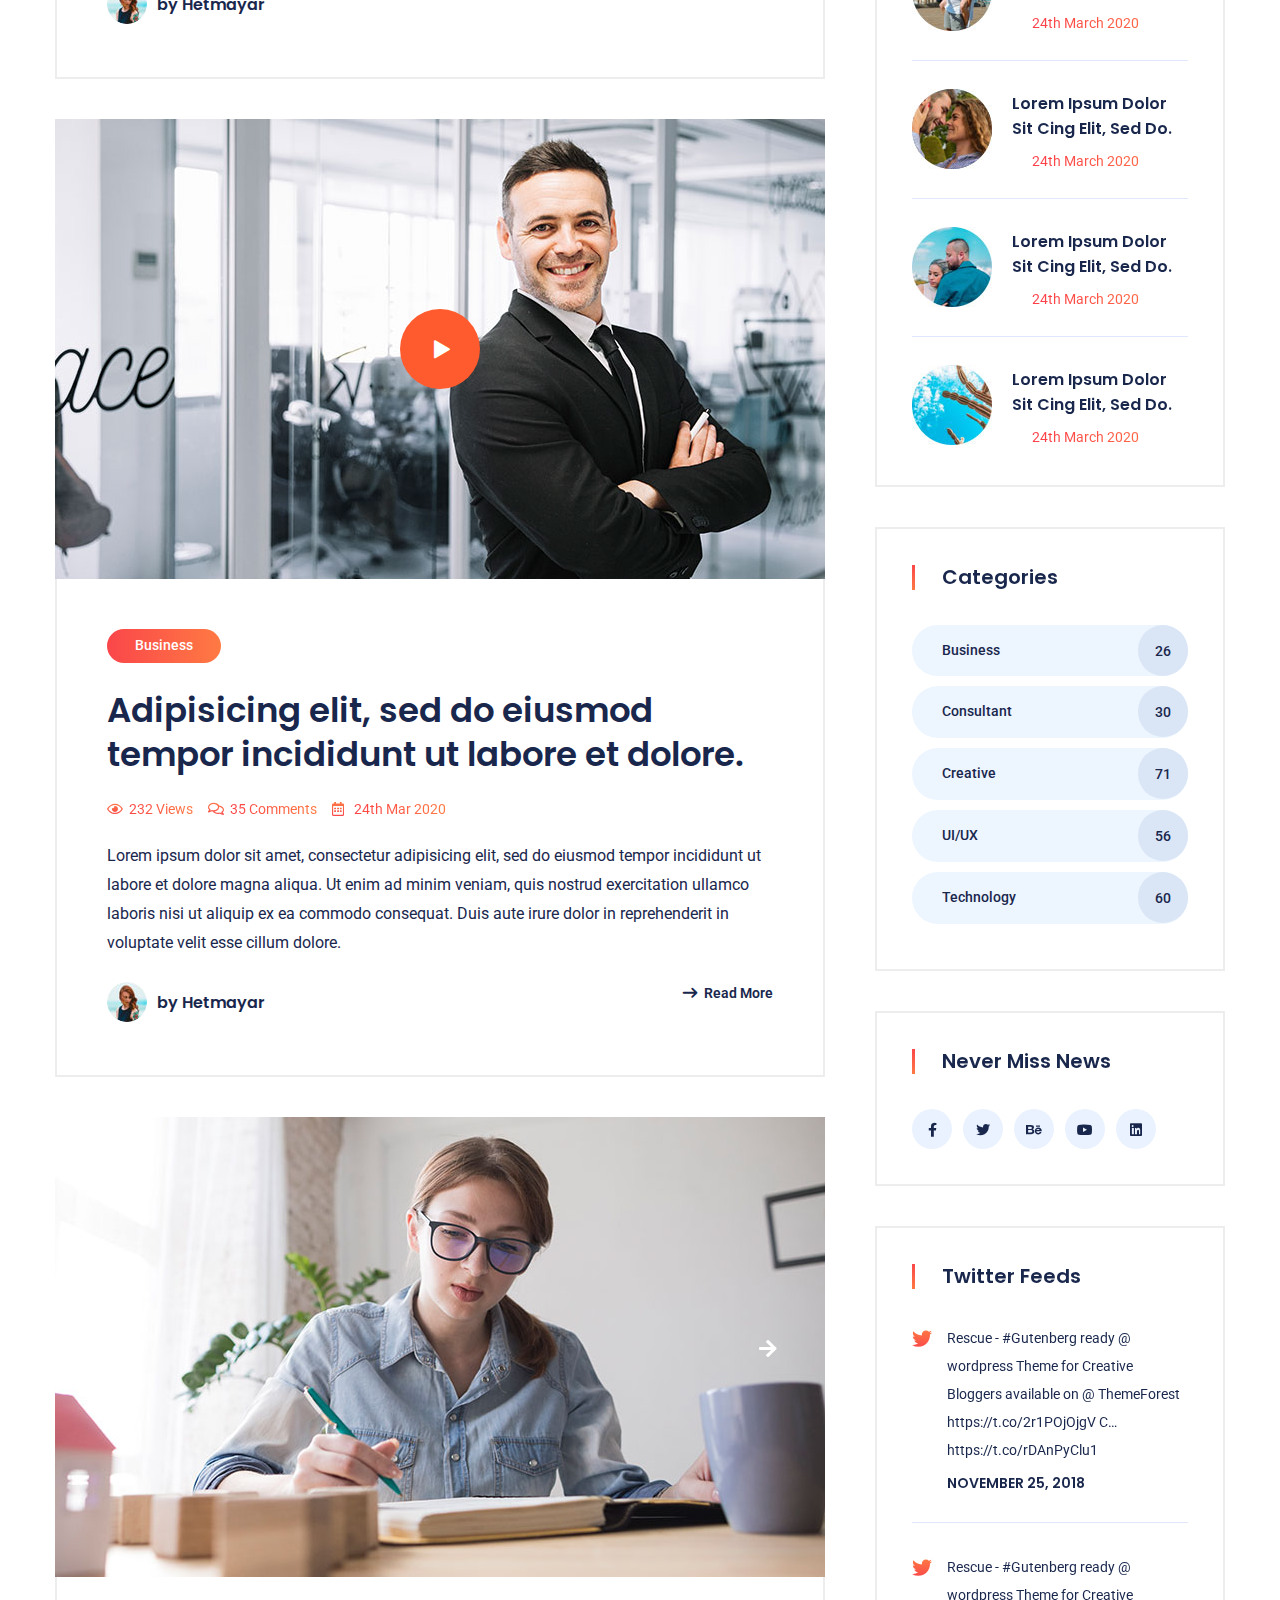
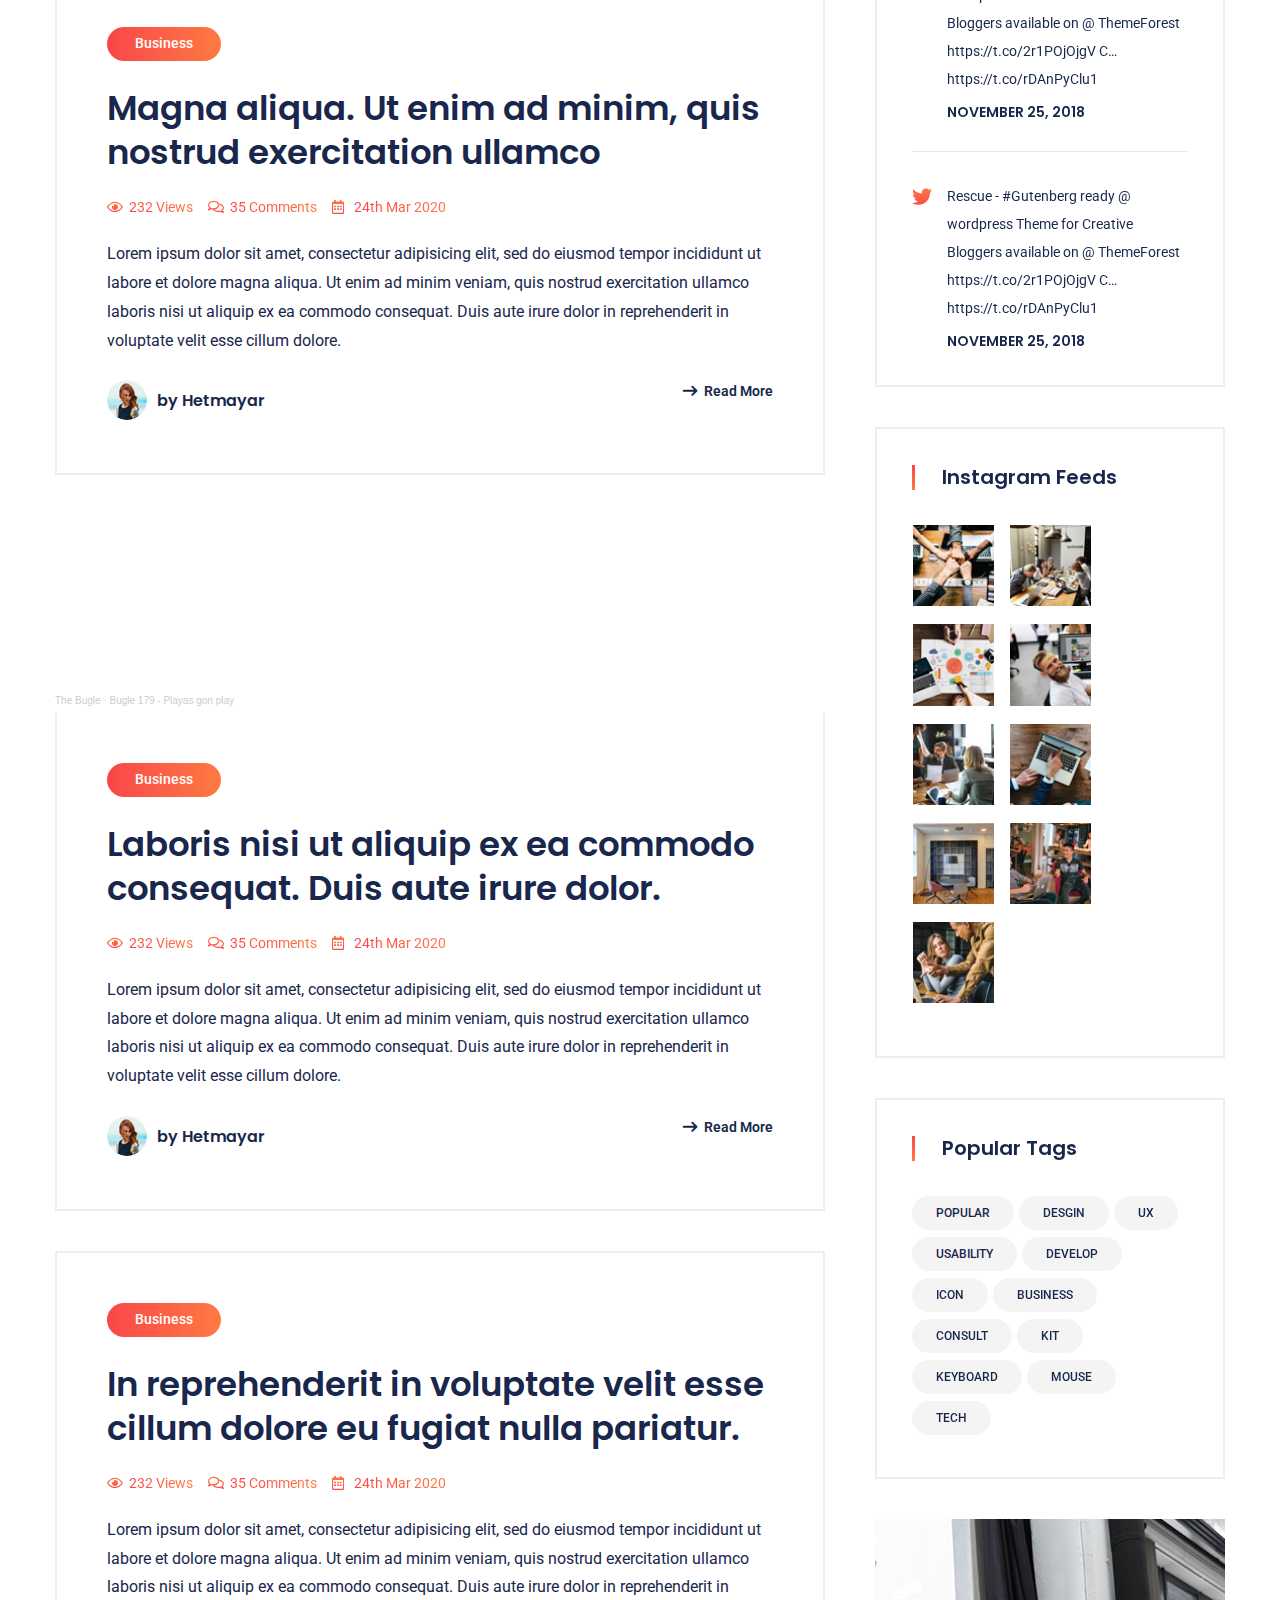
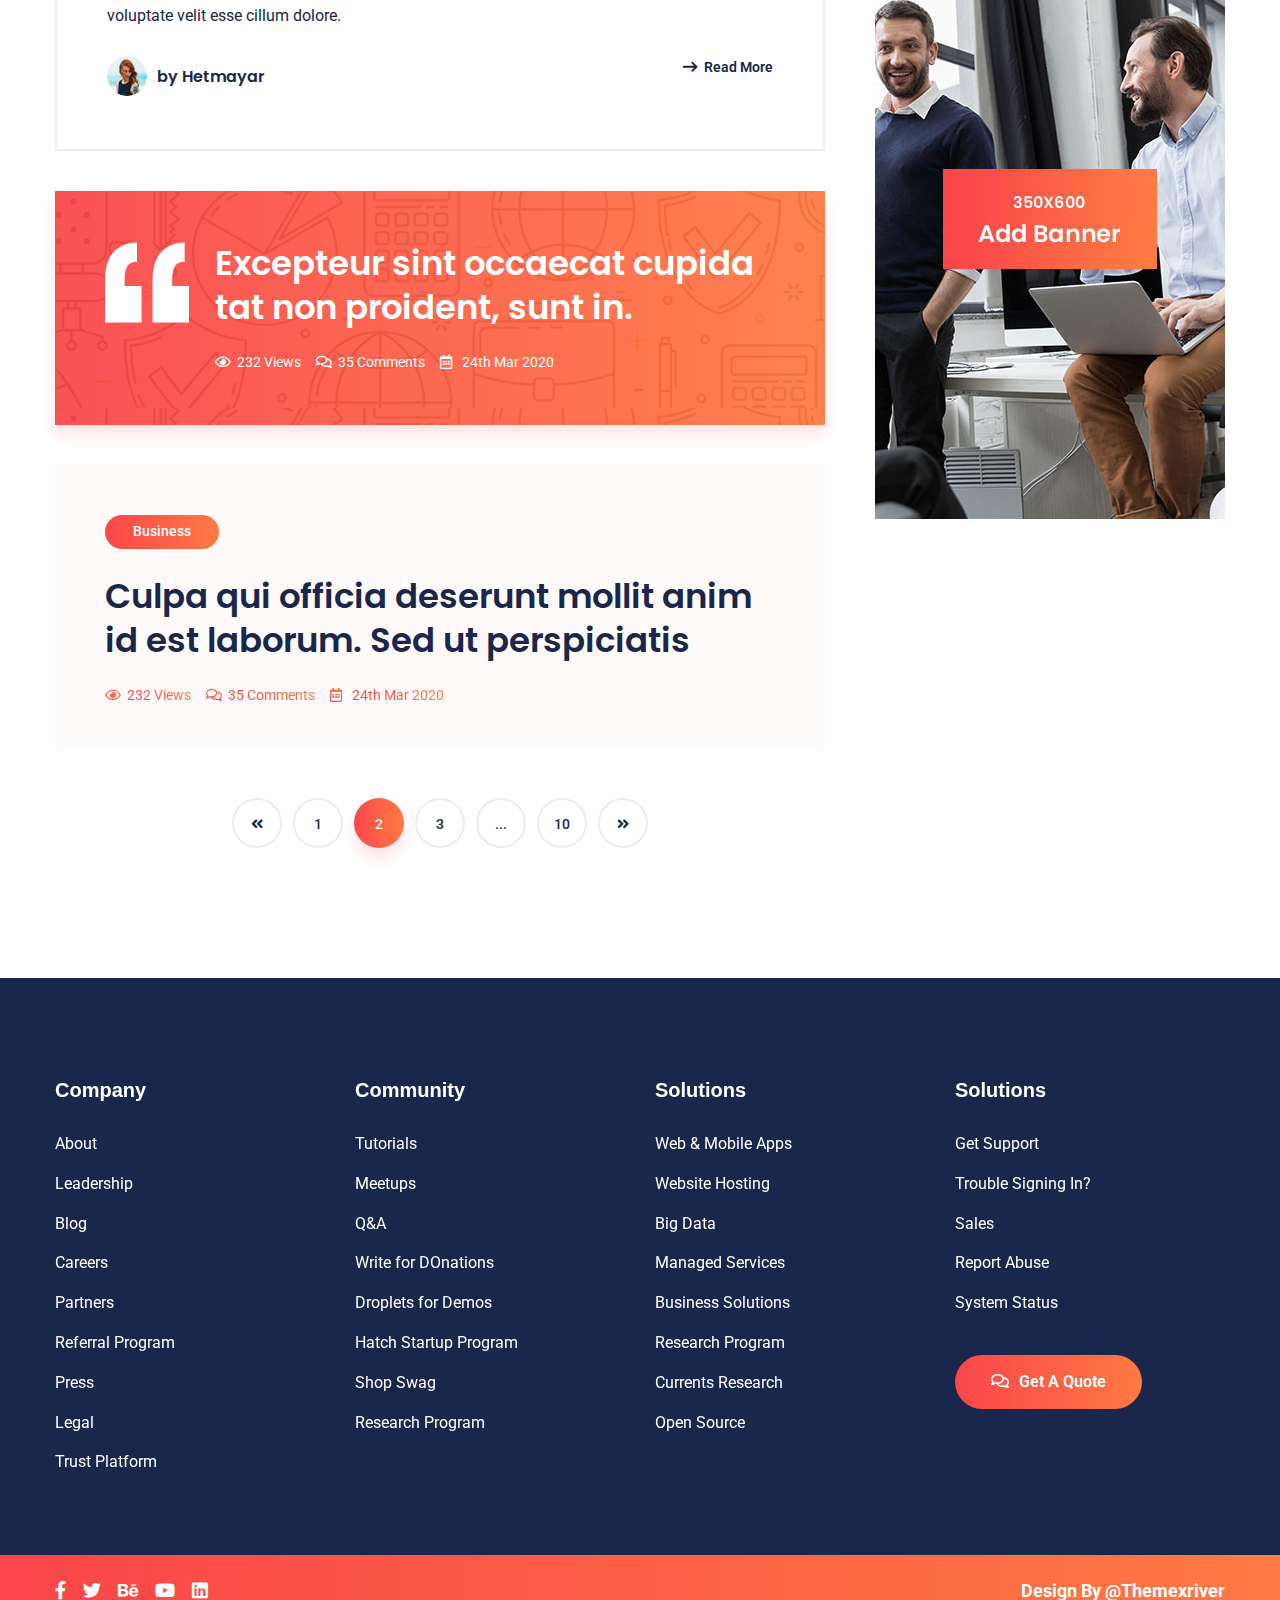
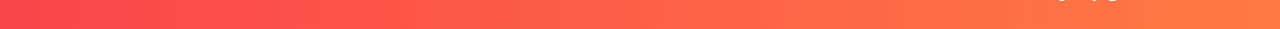
<file: blog.html>
<!DOCTYPE html>
<html>

<!-- Mirrored from html.themexriver.com/osaas/blog.html by HTTrack Website Copier/3.x [XR&CO'2014], Thu, 20 Apr 2023 14:14:36 GMT -->
<head>
<meta charset="utf-8">
<title>oSaaS HTML Template | Our Blog</title>
<!-- Stylesheets -->
<link href="css/bootstrap.css" rel="stylesheet">
<link href="css/main.css" rel="stylesheet">
<link href="css/responsive.css" rel="stylesheet">

<link rel="shortcut icon" href="images/favicon.png" type="image/x-icon">
<link rel="icon" href="images/favicon.png" type="image/x-icon">

<link href="https://fonts.googleapis.com/css2?family=Poppins:wght@300;400;500;600;700;800;900&amp;family=Roboto:wght@300;400;500;700;900&amp;display=swap" rel="stylesheet">

<!-- Responsive -->
<meta http-equiv="X-UA-Compatible" content="IE=edge">
<meta name="viewport" content="width=device-width, initial-scale=1.0, maximum-scale=1.0, user-scalable=0">

<!--[if lt IE 9]><script src="https://cdnjs.cloudflare.com/ajax/libs/html5shiv/3.7.3/html5shiv.js"></script><![endif]-->
<!--[if lt IE 9]><script src="js/respond.js"></script><![endif]-->
</head>

<body>

<div class="page-wrapper">
 	
    <!-- Preloader -->
    <div class="preloader"></div>
 	
    <!-- Main Header / Header Style Two -->
    <header class="main-header header-style-two">
    		
    	<!-- Header Upper -->
        <div class="header-upper">
        	<div class="outer-container">
            	<div class="clearfix">
                	
                	<div class="pull-left logo-box">
                    	<div class="logo"><a href="index.html"><img src="images/logo-2.png" alt="" title=""></a></div>
                    </div>
					
                   	<div class="nav-outer clearfix">
						<!-- Mobile Navigation Toggler -->
                        <div class="mobile-nav-toggler"><span class="icon flaticon-menu"></span></div>
						<!-- Main Menu -->
						<nav class="main-menu navbar-expand-md">
							<div class="navbar-header">
								<button class="navbar-toggler" type="button" data-toggle="collapse" data-target="#navbarSupportedContent" aria-controls="navbarSupportedContent" aria-expanded="false" aria-label="Toggle navigation">
									<span class="icon-bar"></span>
									<span class="icon-bar"></span>
									<span class="icon-bar"></span>
								</button>
							</div>

							<div class="navbar-collapse show collapse clearfix" id="navbarSupportedContent">
								<ul class="navigation clearfix">
									<li><a href="index-4.html">Home</a></li>
									<li><a href="about.html">About Us</a></li>
									<li><a href="service.html">Services</a></li>																
									<li><a href="portfolio.html">Portfolio</a></li>
									<li class="dropdown"><a href="#">Pages</a>
										<ul>
											<li><a href="team.html">Team</a></li>
											<li><a href="faq.html">Faqs</a></li>
											<li><a href="blog.html">Blog</a></li>
											<li><a href="pricing.html">Pricing</a></li>
											<li><a href="process.html">Process</a></li>
										</ul>
									</li>
									<li><a href="contact.html">Contact</a></li>
								</ul>
							</div>
							
						</nav>
						
						<!-- Outer Box -->
						<div class="outer-box">
							
							<!-- Language -->
							<div class="language dropdown"><a class="btn btn-default dropdown-toggle" id="dropdownMenu1" data-toggle="dropdown" aria-haspopup="true" aria-expanded="true" href="#"><span class="flag-icon"><img src="images/icons/usa-flag.jpg" alt=""/></span></a>
								<ul class="dropdown-menu style-one" aria-labelledby="dropdownMenu1">
									<li><a href="#"><span class="flag"><img src="images/icons/usa.jpg" alt="" /></span> English</a></li>
									<li><a href="#"><span class="flag"><img src="images/icons/german.jpg" alt="" /></span> German</a></li>
									<li><a href="#"><span class="flag"><img src="images/icons/arabic.jpg" alt="" /></span> Arabic</a></li>
									<li><a href="#"><span class="flag"><img src="images/icons/pakistan.jpg" alt="" /></span> Pakistan</a></li>
								</ul>
							</div>
							
							<ul class="button-box">
								<a href="contact.html" class="theme-btn btn-style-four"><span class="txt">Get Started Now</span></a>
							</ul>
							
						</div>
						
					</div>
                   
                </div>
            </div>
        </div>
        <!--End Header Upper-->
        
		<!-- Mobile Menu  -->
        <div class="mobile-menu">
            <div class="menu-backdrop"></div>
            <div class="close-btn"><span class="icon flaticon-multiply"></span></div>
            
            <nav class="menu-box">
                <div class="nav-logo"><a href="index.html"><img src="images/logo-2.png" alt="" title=""></a></div>
                <div class="menu-outer"><!--Here Menu Will Come Automatically Via Javascript / Same Menu as in Header--></div>
            </nav>
        </div><!-- End Mobile Menu -->
		
    </header>
    <!--End Main Header -->
	
	<!-- Page Title -->
    <section class="page-title">
		<div class="images-outer">
			<div class="image one"><img src="images/resource/page-title-1.jpg" alt="" /></div>
			<div class="image two"><img src="images/resource/page-title-2.jpg" alt="" /></div>
			<div class="image three"><img src="images/resource/page-title-3.jpg" alt="" /></div>
			<div class="image four"><img src="images/resource/page-title-4.jpg" alt="" /></div>
			<div class="image five"><img src="images/resource/page-title-5.jpg" alt="" /></div>
		</div>
		<div class="auto-container">
			<h1>News Feeds</h1>
			<ul class="page-breadcrumb">
				<li><a href="index.html">Home</a></li>
				<li>News</li>
			</ul>
        </div>
    </section>
    <!-- End Page Title -->
	
	<!--Sidebar Page Container-->
    <div class="sidebar-page-container">
    	<div class="auto-container">
        	<div class="row clearfix">
				
				<!-- Content Side -->
                <div class="content-side col-lg-8 col-md-12 col-sm-12">
                	<div class="blog-classic">
						
						<!-- News Block Five -->
						<div class="news-block-five">
							<div class="inner-box">
								<div class="image">
									<a href="blog-detail.html"><img src="images/resource/news-7.jpg" alt="" /></a>
								</div>
								<div class="lower-content">
									<div class="category">Business</div>
									<h2><a href="blog-detail.html">Lorem ipsum dolor sit amet, consecte cing elit, sed do eiusmod tempor.</a></h2>
									<ul class="post-meta">
										<li><span class="icon far fa-eye"></span>232 Views</li>
										<li><span class="icon far fa-comments"></span>35 Comments</li>
										<li><span class="icon far fa-calendar-alt"></span>24th Mar 2020</li>
									</ul>
									<div class="text">Lorem ipsum dolor sit amet, consectetur adipisicing elit, sed do eiusmod tempor incididunt ut labore et dolore magna aliqua. Ut enim ad minim veniam, quis nostrud exercitation ullamco laboris nisi ut aliquip ex ea commodo consequat. Duis aute irure dolor in reprehenderit in voluptate velit esse cillum dolore.</div>
									<div class="clearfix">
										<div class="pull-left">
											<div class="post-author">
												<div class="author-image"><img src="images/resource/author-10.jpg" alt="" /></div>
												by Hetmayar
											</div>
										</div>
										<div class="pull-right">
											<a class="read-more" href="blog-detail.html"><span class="arrow flaticon-arrow-pointing-to-right"></span> Read More</a>
										</div>
									</div>
								</div>
							</div>
						</div>
						
						<!-- News Block Five -->
						<div class="news-block-five">
							<div class="inner-box">
								<div class="image">
									<img src="images/resource/news-8.jpg" alt="" />
									<a href="https://www.youtube.com/watch?v=kxPCFljwJws" class="lightbox-image overlay-box"><span class="icon flaticon-play-arrow"><i class="ripple"></i></span></a>
								</div>
								<div class="lower-content">
									<div class="category">Business</div>
									<h2><a href="blog-detail.html">Adipisicing elit, sed do eiusmod tempor incididunt ut labore et dolore.</a></h2>
									<ul class="post-meta">
										<li><span class="icon far fa-eye"></span>232 Views</li>
										<li><span class="icon far fa-comments"></span>35 Comments</li>
										<li><span class="icon far fa-calendar-alt"></span>24th Mar 2020</li>
									</ul>
									<div class="text">Lorem ipsum dolor sit amet, consectetur adipisicing elit, sed do eiusmod tempor incididunt ut labore et dolore magna aliqua. Ut enim ad minim veniam, quis nostrud exercitation ullamco laboris nisi ut aliquip ex ea commodo consequat. Duis aute irure dolor in reprehenderit in voluptate velit esse cillum dolore.</div>
									<div class="clearfix">
										<div class="pull-left">
											<div class="post-author">
												<div class="author-image"><img src="images/resource/author-10.jpg" alt="" /></div>
												by Hetmayar
											</div>
										</div>
										<div class="pull-right">
											<a class="read-more" href="blog-detail.html"><span class="arrow flaticon-arrow-pointing-to-right"></span> Read More</a>
										</div>
									</div>
								</div>
							</div>
						</div>
						
						<!-- News Block Five -->
						<div class="news-block-five">
							<div class="inner-box">
								<div class="news-carousel owl-carousel owl-theme">
									<div class="image">
										<img src="images/resource/news-9.jpg" alt="" />
									</div>
									<div class="image">
										<img src="images/resource/news-9.jpg" alt="" />
									</div>
									<div class="image">
										<img src="images/resource/news-9.jpg" alt="" />
									</div>
								</div>
								<div class="lower-content">
									<div class="category">Business</div>
									<h2><a href="blog-detail.html">Magna aliqua. Ut enim ad minim, quis nostrud exercitation ullamco</a></h2>
									<ul class="post-meta">
										<li><span class="icon far fa-eye"></span>232 Views</li>
										<li><span class="icon far fa-comments"></span>35 Comments</li>
										<li><span class="icon far fa-calendar-alt"></span>24th Mar 2020</li>
									</ul>
									<div class="text">Lorem ipsum dolor sit amet, consectetur adipisicing elit, sed do eiusmod tempor incididunt ut labore et dolore magna aliqua. Ut enim ad minim veniam, quis nostrud exercitation ullamco laboris nisi ut aliquip ex ea commodo consequat. Duis aute irure dolor in reprehenderit in voluptate velit esse cillum dolore.</div>
									<div class="clearfix">
										<div class="pull-left">
											<div class="post-author">
												<div class="author-image"><img src="images/resource/author-10.jpg" alt="" /></div>
												by Hetmayar
											</div>
										</div>
										<div class="pull-right">
											<a class="read-more" href="blog-detail.html"><span class="arrow flaticon-arrow-pointing-to-right"></span> Read More</a>
										</div>
									</div>
								</div>
							</div>
						</div>
						
						<!-- News Block Five -->
						<div class="news-block-five">
							<div class="inner-box">
								<div class="soundcloud">
									<iframe width="100%" height="166" scrolling="no" frameborder="no" allow="autoplay" src="https://w.soundcloud.com/player/?url=https%3A//api.soundcloud.com/tracks/34019569&amp;color=0066cc"></iframe><div style="font-size: 10px; color: #cccccc;line-break: anywhere;word-break: normal;overflow: hidden;white-space: nowrap;text-overflow: ellipsis; font-family: Interstate,Lucida Grande,Lucida Sans Unicode,Lucida Sans,Garuda,Verdana,Tahoma,sans-serif;font-weight: 100;"><a href="https://soundcloud.com/the-bugle" title="The Bugle" target="_blank" style="color: #cccccc; text-decoration: none;">The Bugle</a> · <a href="https://soundcloud.com/the-bugle/bugle-179-playas-gon-play" title="Bugle 179 - Playas gon play" target="_blank" style="color: #cccccc; text-decoration: none;">Bugle 179 - Playas gon play</a></div>
								</div>
								<div class="lower-content">
									<div class="category">Business</div>
									<h2><a href="blog-detail.html">Laboris nisi ut aliquip ex ea commodo consequat. Duis aute irure dolor.</a></h2>
									<ul class="post-meta">
										<li><span class="icon far fa-eye"></span>232 Views</li>
										<li><span class="icon far fa-comments"></span>35 Comments</li>
										<li><span class="icon far fa-calendar-alt"></span>24th Mar 2020</li>
									</ul>
									<div class="text">Lorem ipsum dolor sit amet, consectetur adipisicing elit, sed do eiusmod tempor incididunt ut labore et dolore magna aliqua. Ut enim ad minim veniam, quis nostrud exercitation ullamco laboris nisi ut aliquip ex ea commodo consequat. Duis aute irure dolor in reprehenderit in voluptate velit esse cillum dolore.</div>
									<div class="clearfix">
										<div class="pull-left">
											<div class="post-author">
												<div class="author-image"><img src="images/resource/author-10.jpg" alt="" /></div>
												by Hetmayar
											</div>
										</div>
										<div class="pull-right">
											<a class="read-more" href="blog-detail.html"><span class="arrow flaticon-arrow-pointing-to-right"></span> Read More</a>
										</div>
									</div>
								</div>
							</div>
						</div>
						
						<!-- News Block Five -->
						<div class="news-block-five style-two">
							<div class="inner-box">
								<div class="lower-content">
									<div class="category">Business</div>
									<h2><a href="blog-detail.html">In reprehenderit in voluptate velit esse cillum dolore eu fugiat nulla pariatur.</a></h2>
									<ul class="post-meta">
										<li><span class="icon far fa-eye"></span>232 Views</li>
										<li><span class="icon far fa-comments"></span>35 Comments</li>
										<li><span class="icon far fa-calendar-alt"></span>24th Mar 2020</li>
									</ul>
									<div class="text">Lorem ipsum dolor sit amet, consectetur adipisicing elit, sed do eiusmod tempor incididunt ut labore et dolore magna aliqua. Ut enim ad minim veniam, quis nostrud exercitation ullamco laboris nisi ut aliquip ex ea commodo consequat. Duis aute irure dolor in reprehenderit in voluptate velit esse cillum dolore.</div>
									<div class="clearfix">
										<div class="pull-left">
											<div class="post-author">
												<div class="author-image"><img src="images/resource/author-10.jpg" alt="" /></div>
												by Hetmayar
											</div>
										</div>
										<div class="pull-right">
											<a class="read-more" href="blog-detail.html"><span class="arrow flaticon-arrow-pointing-to-right"></span> Read More</a>
										</div>
									</div>
								</div>
							</div>
						</div>
						
						<!-- News Block Six -->
						<div class="news-block-six">
							<div class="inner-box">
								<div class="content">
									<div class="quote flaticon-quote-1"></div>
									<h2><a href="blog-detail.html">Excepteur sint occaecat cupida tat non proident, sunt in.</a></h2>
									<ul class="post-meta">
										<li><span class="icon far fa-eye"></span>232 Views</li>
										<li><span class="icon far fa-comments"></span>35 Comments</li>
										<li><span class="icon far fa-calendar-alt"></span>24th Mar 2020</li>
									</ul>
								</div>
							</div>
						</div>
						
						<!-- News Block Five / Style Three -->
						<div class="news-block-five style-three">
							<div class="inner-box">
								<div class="lower-content">
									<div class="category">Business</div>
									<h2><a href="blog-detail.html">Culpa qui officia deserunt mollit anim id est laborum. Sed ut perspiciatis</a></h2>
									<ul class="post-meta">
										<li><span class="icon far fa-eye"></span>232 Views</li>
										<li><span class="icon far fa-comments"></span>35 Comments</li>
										<li><span class="icon far fa-calendar-alt"></span>24th Mar 2020</li>
									</ul>
								</div>
							</div>
						</div>
						
						<!--Post Share Options-->
						<div class="styled-pagination text-center">
							<ul class="clearfix">
								<li class="prev"><a href="#"><span class="fas fa-angle-double-left"></span> </a></li>
								<li><a href="#">1</a></li>
								<li class="active"><a href="#">2</a></li>
								<li><a href="#">3</a></li>
								<li><a href="#">...</a></li>
								<li><a href="#">10</a></li>
								<li class="next"><a href="#"><span class="fas fa-angle-double-right"></span> </a></li>
							</ul>
						</div>
						
					</div>
				</div>
				
				<!-- Sidebar Side -->
                <div class="sidebar-side col-lg-4 col-md-12 col-sm-12">
                	<aside class="sidebar sticky-top">
						<div class="sidebar-inner">
							
							<!-- About Widget -->
							<div class="sidebar-widget about-widget">
								<div class="widget-content">
									<div class="sidebar-title">
										<h5>About Us</h5>
									</div>
									<div class="author-image">
										<img src="images/resource/author-9.jpg" alt="" />
									</div>
									<h6>Hilixer D. Damdoom</h6>
									<div class="text">Lorem ipsum dolor sit amet, consectetur adipisicing elit, sed do eiusmod tempor incididunt ut labore.</div>
									<ul class="social-box">
										<li><a href="#"><span class="fab fa-facebook-f"></span></a></li>
										<li><a href="#"><span class="fab fa-twitter"></span></a></li>
										<li><a href="#"><span class="fab fa-behance"></span></a></li>
										<li><a href="#"><span class="fab fa-youtube"></span></a></li>
										<li><a href="#"><span class="fab fa-linkedin"></span></a></li>
									</ul>
								</div>
							</div>
							
							<!-- Search -->
							<div class="sidebar-widget search-box">
								<div class="widget-content">
									<div class="sidebar-title">
										<h5>Search Objects</h5>
									</div>
									<form method="post" action="https://html.themexriver.com/osaas/contact.html">
										<div class="form-group">
											<input type="search" name="search-field" value="" placeholder="Search your keyword..." required>
											<button type="submit"><span class="icon fa fa-search"></span></button>
										</div>
									</form>
								</div>
							</div>
							
							<!-- About Widget -->
							<div class="sidebar-widget popular-posts">
								<div class="widget-content">
									<div class="sidebar-title">
										<h5>Popular Feeds</h5>
									</div>
									<div class="posts-outer">
									
										<!-- Post -->
										<article class="post">
											<figure class="post-thumb"><img src="images/resource/post-thumb-4.jpg" alt=""><a href="blog-detail.html" class="overlay-box"><span class="icon fa fa-link"></span></a></figure>
											<div class="text"><a href="blog-detail.html">Lorem ipsum dolor sit cing elit, sed do.</a></div>
											<div class="post-info">24th March 2020</div>
										</article>
										
										<!-- Post -->
										<article class="post">
											<figure class="post-thumb"><img src="images/resource/post-thumb-5.jpg" alt=""><a href="blog-detail.html" class="overlay-box"><span class="icon fa fa-link"></span></a></figure>
											<div class="text"><a href="blog-detail.html">Lorem ipsum dolor sit cing elit, sed do.</a></div>
											<div class="post-info">24th March 2020</div>
										</article>
										
										<!-- Post -->
										<article class="post">
											<figure class="post-thumb"><img src="images/resource/post-thumb-6.jpg" alt=""><a href="blog-detail.html" class="overlay-box"><span class="icon fa fa-link"></span></a></figure>
											<div class="text"><a href="blog-detail.html">Lorem ipsum dolor sit cing elit, sed do.</a></div>
											<div class="post-info">24th March 2020</div>
										</article>
										
										<!-- Post -->
										<article class="post">
											<figure class="post-thumb"><img src="images/resource/post-thumb-7.jpg" alt=""><a href="blog-detail.html" class="overlay-box"><span class="icon fa fa-link"></span></a></figure>
											<div class="text"><a href="blog-detail.html">Lorem ipsum dolor sit cing elit, sed do.</a></div>
											<div class="post-info">24th March 2020</div>
										</article>
										
									</div>
								</div>
							</div>
							
							<!-- Categories Widget -->
							<div class="sidebar-widget categories-widget">
								<div class="widget-content">
									<div class="sidebar-title">
										<h5>Categories</h5>
									</div>
									
									<ul class="blog-cat">
										<li><a href="#">Business <span>26</span></a></li>
										<li><a href="#">Consultant <span>30</span></a></li>
										<li><a href="#">Creative <span>71</span></a></li>
										<li><a href="#">UI/UX <span>56</span></a></li>
										<li><a href="#">Technology <span>60</span></a></li>
									</ul>
									
								</div>
							</div>
							
							<!-- Social Widget -->
							<div class="sidebar-widget social-widget">
								<div class="widget-content">
									<div class="sidebar-title">
										<h5>Never Miss News</h5>
									</div>
									<ul class="social-box">
										<li><a href="#"><span class="fab fa-facebook-f"></span></a></li>
										<li><a href="#"><span class="fab fa-twitter"></span></a></li>
										<li><a href="#"><span class="fab fa-behance"></span></a></li>
										<li><a href="#"><span class="fab fa-youtube"></span></a></li>
										<li><a href="#"><span class="fab fa-linkedin"></span></a></li>
									</ul>
								</div>
							</div>
							
							<!-- Tweet Widget -->
							<div class="sidebar-widget tweet-widget">
								<div class="widget-content">
									<div class="sidebar-title">
										<h5>Twitter Feeds</h5>
									</div>
									<div class="tweets-outer">
										<!-- Tweet Block -->
										<div class="tweet-block">
											<div class="block-inner">
												<div class="icon fab fa-twitter"></div>
												<div class="text">Rescue - #Gutenberg ready @ wordpress Theme for Creative Bloggers available on @ ThemeForest https://t.co/2r1POjOjgV C… https://t.co/rDAnPyClu1</div>
												<div class="tweet-date">November 25, 2018</div>
											</div>
										</div>
										<!-- Tweet Block -->
										<div class="tweet-block">
											<div class="block-inner">
												<div class="icon fab fa-twitter"></div>
												<div class="text">Rescue - #Gutenberg ready @ wordpress Theme for Creative Bloggers available on @ ThemeForest https://t.co/2r1POjOjgV C… https://t.co/rDAnPyClu1</div>
												<div class="tweet-date">November 25, 2018</div>
											</div>
										</div>
										<!-- Tweet Block -->
										<div class="tweet-block">
											<div class="block-inner">
												<div class="icon fab fa-twitter"></div>
												<div class="text">Rescue - #Gutenberg ready @ wordpress Theme for Creative Bloggers available on @ ThemeForest https://t.co/2r1POjOjgV C… https://t.co/rDAnPyClu1</div>
												<div class="tweet-date">November 25, 2018</div>
											</div>
										</div>
									</div>
								</div>
							</div>
							
							<!-- Instagram Widget -->
							<div class="sidebar-widget instagram-widget">
								<div class="widget-content">
									<div class="sidebar-title">
										<h5>Instagram Feeds</h5>
									</div>
									<div class="row clearfix">
										<figure class="post-thumb"><img src="images/resource/instagram-1.jpg" alt=""><a href="blog-detail.html" class="overlay-box"><span class="icon fa fa-link"></span></a></figure>
										<figure class="post-thumb"><img src="images/resource/instagram-2.jpg" alt=""><a href="blog-detail.html" class="overlay-box"><span class="icon fa fa-link"></span></a></figure>
										<figure class="post-thumb"><img src="images/resource/instagram-3.jpg" alt=""><a href="blog-detail.html" class="overlay-box"><span class="icon fa fa-link"></span></a></figure>
										<figure class="post-thumb"><img src="images/resource/instagram-4.jpg" alt=""><a href="blog-detail.html" class="overlay-box"><span class="icon fa fa-link"></span></a></figure>
										<figure class="post-thumb"><img src="images/resource/instagram-5.jpg" alt=""><a href="blog-detail.html" class="overlay-box"><span class="icon fa fa-link"></span></a></figure>
										<figure class="post-thumb"><img src="images/resource/instagram-6.jpg" alt=""><a href="blog-detail.html" class="overlay-box"><span class="icon fa fa-link"></span></a></figure>
										<figure class="post-thumb"><img src="images/resource/instagram-7.jpg" alt=""><a href="blog-detail.html" class="overlay-box"><span class="icon fa fa-link"></span></a></figure>
										<figure class="post-thumb"><img src="images/resource/instagram-8.jpg" alt=""><a href="blog-detail.html" class="overlay-box"><span class="icon fa fa-link"></span></a></figure>
										<figure class="post-thumb"><img src="images/resource/instagram-9.jpg" alt=""><a href="blog-detail.html" class="overlay-box"><span class="icon fa fa-link"></span></a></figure>
									</div>
								</div>
							</div>
							
							<!-- Tags Widget -->
							<div class="sidebar-widget popular-tags">
								<div class="widget-content">
									<div class="sidebar-title">
										<h5>Popular Tags</h5>
									</div>
									<a href="#">Popular</a>
									<a href="#">desgin</a>
									<a href="#">Ux</a>
									<a href="#">usability</a>
									<a href="#">develop</a>
									<a href="#">icon</a>
									<a href="#">business</a>
									<a href="#">consult</a>
									<a href="#">kit</a>
									<a href="#">keyboard</a>
									<a href="#">mouse</a>
									<a href="#">tech</a>
								</div>
							</div>
							
							<!-- Add Widget -->
							<div class="sidebar-widget add-widget">
								<div class="image">
									<img src="images/resource/add.jpg" alt="" />
								</div>
							</div>
							
						</div>
					</aside>
				</div>
				
			</div>
		</div>
	</div>
	
	<!-- Main Footer -->
    <footer class="main-footer style-five">
    	<div class="auto-container">
        	<!-- Widgets Section -->
            <div class="widgets-section">
            	<div class="row clearfix">
                	
                    <!-- Column -->
                    <div class="big-column col-lg-6 col-md-12 col-sm-12">
						<div class="row clearfix">
						
                        	<!-- Footer Column -->
                            <div class="footer-column col-lg-6 col-md-6 col-sm-12">
                                <div class="footer-widget links-widget">
									<h5>Company</h5>
									<ul class="list-link">
										<li><a href="#">About</a></li>
										<li><a href="#">Leadership</a></li>
										<li><a href="#">Blog</a></li>
										<li><a href="#">Careers</a></li>
										<li><a href="#">Partners</a></li>
										<li><a href="#">Referral Program</a></li>
										<li><a href="#">Press</a></li>
										<li><a href="#">Legal</a></li>
										<li><a href="#">Trust Platform</a></li>
									</ul>
								</div>
							</div>
							
							<!-- Footer Column -->
                            <div class="footer-column col-lg-6 col-md-6 col-sm-12">
                                <div class="footer-widget links-widget">
									<h5>Community</h5>
									<ul class="list-link">
										<li><a href="#">Tutorials</a></li>
										<li><a href="#">Meetups</a></li>
										<li><a href="#">Q&A </a></li>
										<li><a href="#">Write for DOnations</a></li>
										<li><a href="#">Droplets for Demos</a></li>
										<li><a href="#">Hatch Startup Program</a></li>
										<li><a href="#">Shop Swag</a></li>
										<li><a href="#">Research Program</a></li>
									</ul>
								</div>
							</div>
							
						</div>
					</div>
					
					<!-- Column -->
                    <div class="big-column col-lg-6 col-md-12 col-sm-12">
						<div class="row clearfix">
						
                        	<!-- Footer Column -->
                            <div class="footer-column col-lg-6 col-md-6 col-sm-12">
                                <div class="footer-widget links-widget">
									<h5>Solutions</h5>
									<ul class="list-link">
										<li><a href="#">Web & Mobile Apps</a></li>
										<li><a href="#">Website Hosting</a></li>
										<li><a href="#">Big Data</a></li>
										<li><a href="#">Managed Services</a></li>
										<li><a href="#">Business Solutions</a></li>
										<li><a href="#">Research Program</a></li>
										<li><a href="#">Currents Research</a></li>
										<li><a href="#">Open Source</a></li>
									</ul>
								</div>
							</div>
							
							<!-- Footer Column -->
                            <div class="footer-column col-lg-6 col-md-6 col-sm-12">
                                <div class="footer-widget links-widget">
									<h5>Solutions</h5>
									<ul class="list-link">
										<li><a href="#">Get Support</a></li>
										<li><a href="#">Trouble Signing In?</a></li>
										<li><a href="#">Sales</a></li>
										<li><a href="#">Report Abuse</a></li>
										<li><a href="#">System Status</a></li>
									</ul><br>
									<a href="contact.html" class="theme-btn btn-style-four"><span class="txt"><i class="far fa-comments"></i>Get A Quote</span></a>
								</div>
							</div>
							
						</div>
					</div>
					
				</div>
			</div>
			
		</div>
		
		<!-- Footer Bottom -->
		<div class="footer-bottom">
			<div class="auto-container">
				<div class="inner-container">
					<div class="row clearfix">
						
						<!-- Social Column -->
						<div class="social-column col-lg-6 col-md-6 col-sm-12">
							<ul>
								<li><a href="#"><span class="fab fa-facebook-f"></span></a></li>
								<li><a href="#"><span class="fab fa-twitter"></span></a></li>
								<li><a href="#"><span class="fab fa-behance"></span></a></li>
								<li><a href="#"><span class="fab fa-youtube"></span></a></li>
								<li><a href="#"><span class="fab fa-linkedin"></span></a></li>
							</ul>
						</div>
						
						<!-- Copyright Column -->
						<div class="copyright-column col-lg-6 col-md-6 col-sm-12">
							<div class="copyright">Design By <a href="#">@Themexriver</a></div>
						</div>
						
					</div>
				</div>
			</div>
		</div>
		
	</footer>
	<!-- End Main Footer -->
	
</div>
<!--End pagewrapper-->

<!-- Scroll To Top -->
<div class="scroll-to-top scroll-to-target" data-target="html"><span class="fa fa-arrow-circle-up"></span></div>

<script src="js/jquery.js"></script>
<script src="js/popper.min.js"></script>
<script src="js/bootstrap.min.js"></script>
<script src="js/jquery.mCustomScrollbar.concat.min.js"></script>
<script src="js/jquery.fancybox.js"></script>
<script src="js/appear.js"></script>
<script src="js/owl.js"></script>
<script src="js/wow.js"></script>
<script src="js/knob.js"></script>
<script src="js/element-in-view.js"></script>
<script src="js/jquery-ui.js"></script>
<script src="js/script.js"></script>

</body>

<!-- Mirrored from html.themexriver.com/osaas/blog.html by HTTrack Website Copier/3.x [XR&CO'2014], Thu, 20 Apr 2023 14:14:45 GMT -->
</html>
</file>
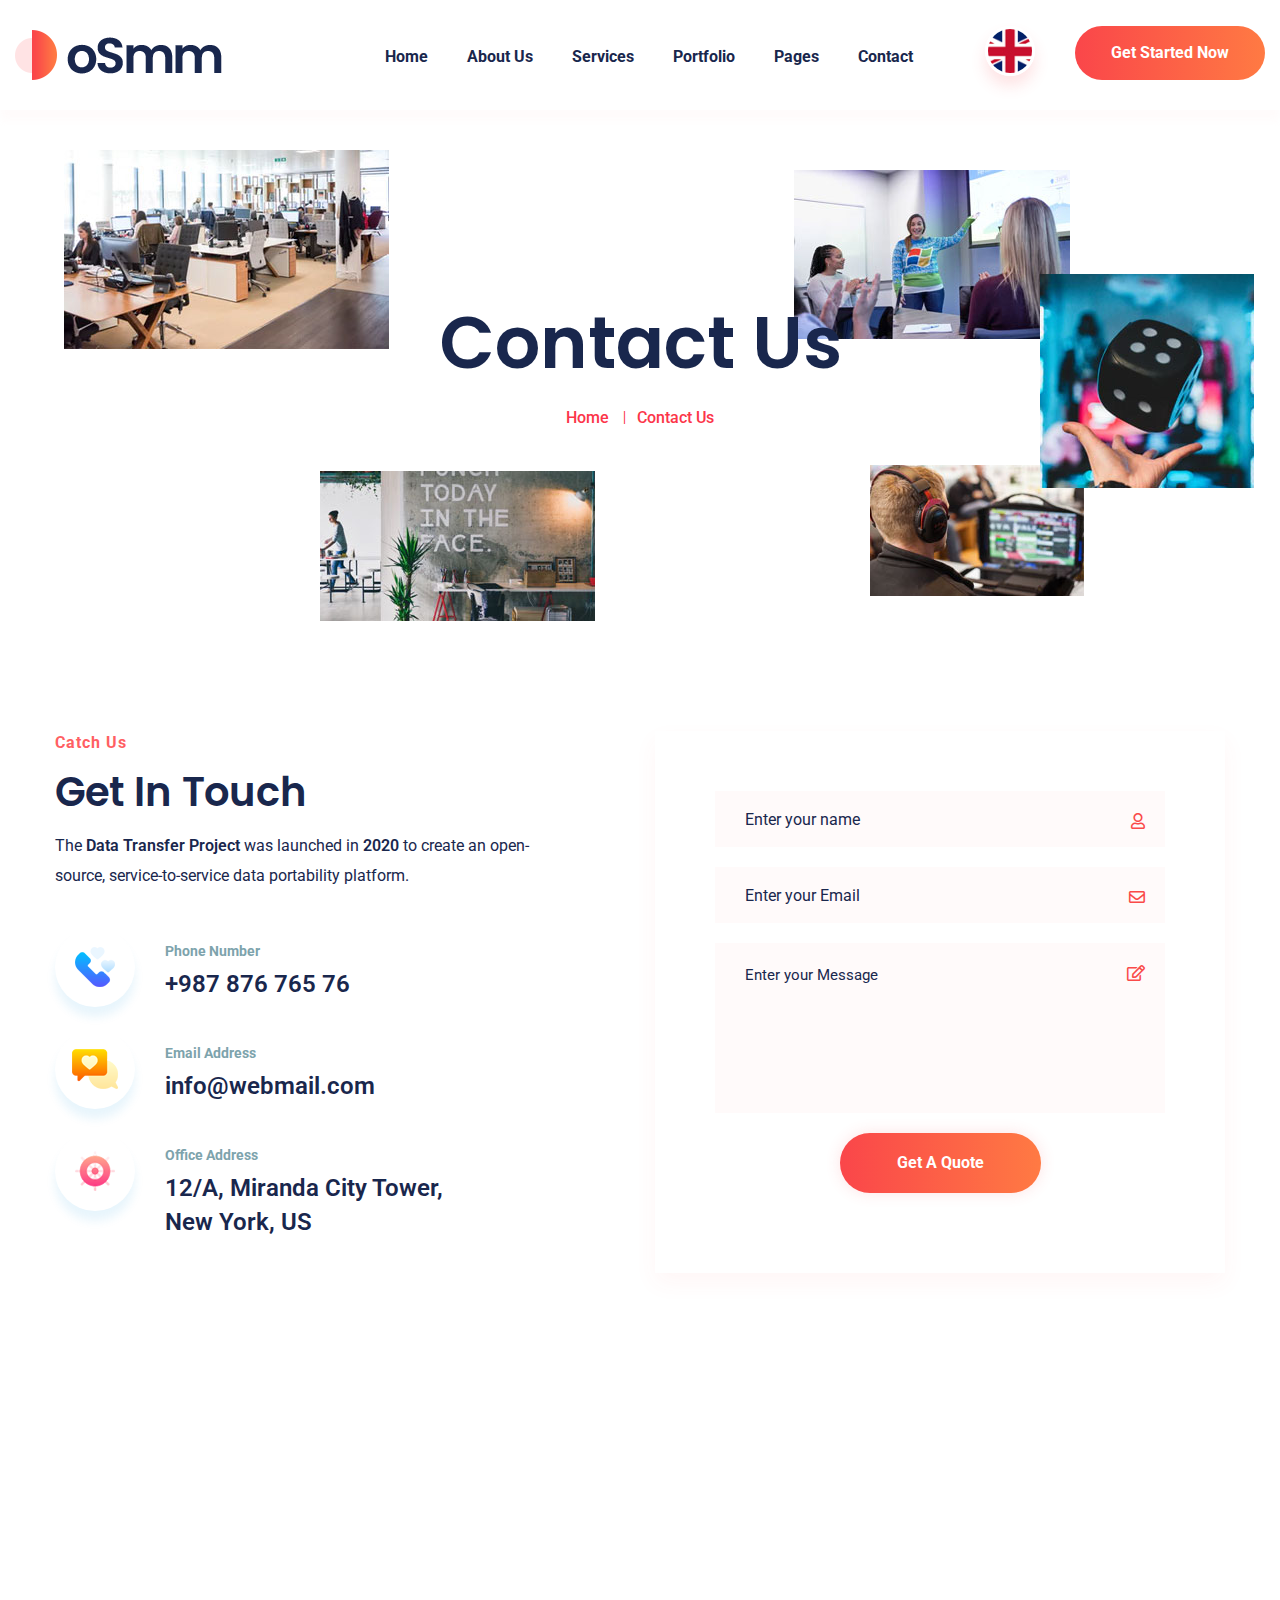
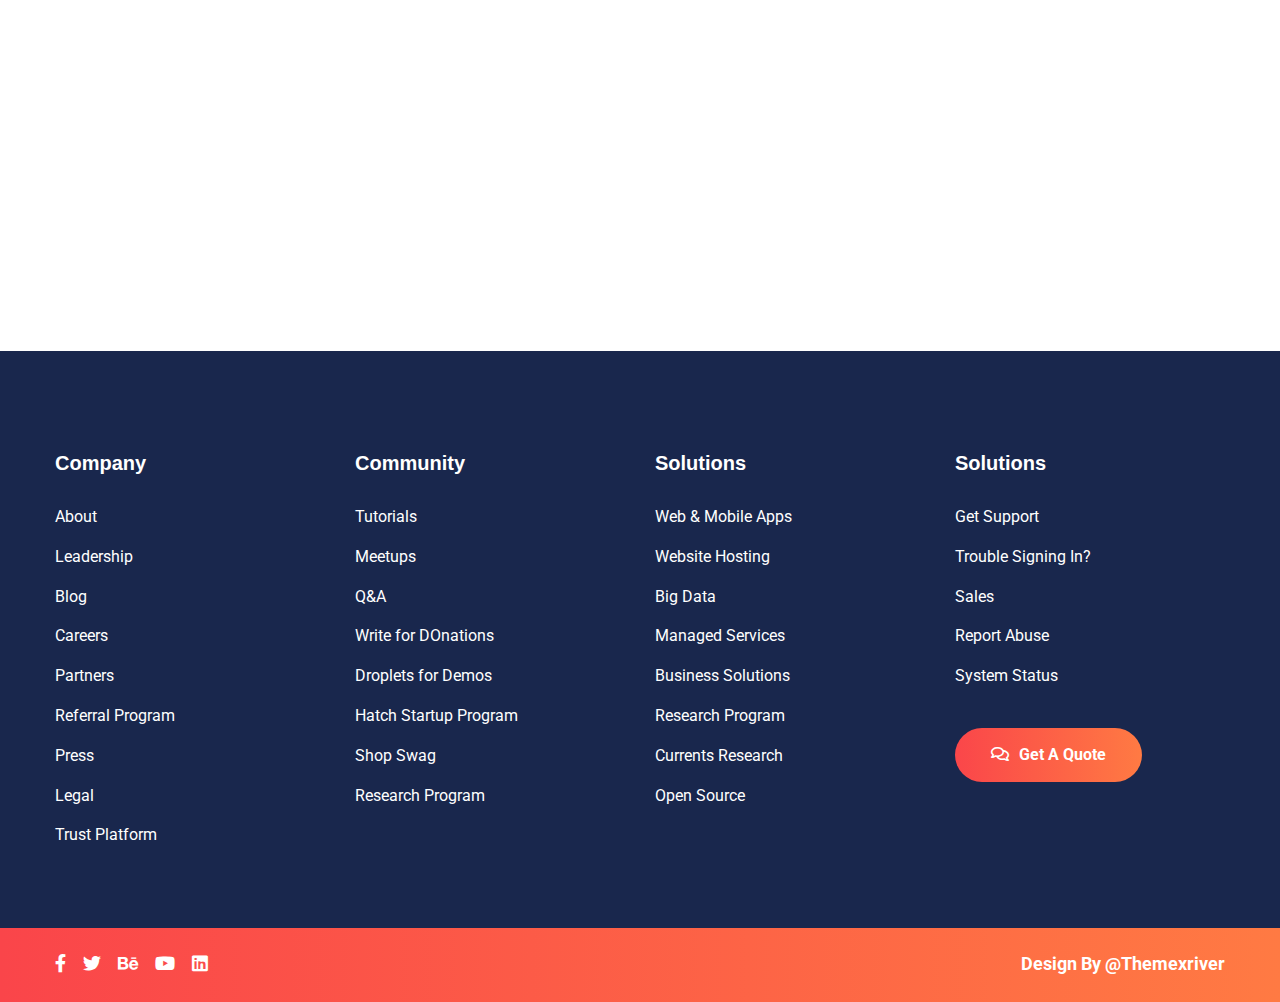
<file: contact.html>
<!DOCTYPE html>
<html>

<!-- Mirrored from html.themexriver.com/osaas/contact.html by HTTrack Website Copier/3.x [XR&CO'2014], Thu, 20 Apr 2023 14:14:48 GMT -->
<head>
<meta charset="utf-8">
<title>oSaaS HTML Template | Contact Us</title>
<!-- Stylesheets -->
<link href="css/bootstrap.css" rel="stylesheet">
<link href="css/main.css" rel="stylesheet">
<link href="css/responsive.css" rel="stylesheet">

<link rel="shortcut icon" href="images/favicon.png" type="image/x-icon">
<link rel="icon" href="images/favicon.png" type="image/x-icon">

<link href="https://fonts.googleapis.com/css2?family=Poppins:wght@300;400;500;600;700;800;900&amp;family=Roboto:wght@300;400;500;700;900&amp;display=swap" rel="stylesheet">

<!-- Responsive -->
<meta http-equiv="X-UA-Compatible" content="IE=edge">
<meta name="viewport" content="width=device-width, initial-scale=1.0, maximum-scale=1.0, user-scalable=0">

<!--[if lt IE 9]><script src="https://cdnjs.cloudflare.com/ajax/libs/html5shiv/3.7.3/html5shiv.js"></script><![endif]-->
<!--[if lt IE 9]><script src="js/respond.js"></script><![endif]-->
</head>

<body>

<div class="page-wrapper">
 	
    <!-- Preloader -->
    <div class="preloader"></div>
 	
    <!-- Main Header / Header Style Two -->
    <header class="main-header header-style-two">
		
    	<!-- Header Upper -->
        <div class="header-upper">
        	<div class="outer-container">
            	<div class="clearfix">
                	
                	<div class="pull-left logo-box">
                    	<div class="logo"><a href="index.html"><img src="images/logo-2.png" alt="" title=""></a></div>
                    </div>
					
                   	<div class="nav-outer clearfix">
						<!-- Mobile Navigation Toggler -->
                        <div class="mobile-nav-toggler"><span class="icon flaticon-menu"></span></div>
						<!-- Main Menu -->
						<nav class="main-menu navbar-expand-md">
							<div class="navbar-header">
								<button class="navbar-toggler" type="button" data-toggle="collapse" data-target="#navbarSupportedContent" aria-controls="navbarSupportedContent" aria-expanded="false" aria-label="Toggle navigation">
									<span class="icon-bar"></span>
									<span class="icon-bar"></span>
									<span class="icon-bar"></span>
								</button>
							</div>

							<div class="navbar-collapse show collapse clearfix" id="navbarSupportedContent">
								<ul class="navigation clearfix">
									<li><a href="index-4.html">Home</a></li>
									<li><a href="about.html">About Us</a></li>
									<li><a href="service.html">Services</a></li>																
									<li><a href="portfolio.html">Portfolio</a></li>
									<li class="dropdown"><a href="#">Pages</a>
										<ul>
											<li><a href="team.html">Team</a></li>
											<li><a href="faq.html">Faqs</a></li>
											<li><a href="blog.html">Blog</a></li>
											<li><a href="pricing.html">Pricing</a></li>
											<li><a href="process.html">Process</a></li>
										</ul>
									</li>
									<li><a href="contact.html">Contact</a></li>
								</ul>
							</div>
							
						</nav>
						
						<!-- Outer Box -->
						<div class="outer-box">
							
							<!-- Language -->
							<div class="language dropdown"><a class="btn btn-default dropdown-toggle" id="dropdownMenu1" data-toggle="dropdown" aria-haspopup="true" aria-expanded="true" href="#"><span class="flag-icon"><img src="images/icons/usa-flag.jpg" alt=""/></span></a>
								<ul class="dropdown-menu style-one" aria-labelledby="dropdownMenu1">
									<li><a href="#"><span class="flag"><img src="images/icons/usa.jpg" alt="" /></span> English</a></li>
									<li><a href="#"><span class="flag"><img src="images/icons/german.jpg" alt="" /></span> German</a></li>
									<li><a href="#"><span class="flag"><img src="images/icons/arabic.jpg" alt="" /></span> Arabic</a></li>
									<li><a href="#"><span class="flag"><img src="images/icons/pakistan.jpg" alt="" /></span> Pakistan</a></li>
								</ul>
							</div>
							
							<ul class="button-box">
								<a href="contact.html" class="theme-btn btn-style-four"><span class="txt">Get Started Now</span></a>
							</ul>
							
						</div>
						
					</div>
                   
                </div>
            </div>
        </div>
        <!--End Header Upper-->
        
		<!-- Mobile Menu  -->
        <div class="mobile-menu">
            <div class="menu-backdrop"></div>
            <div class="close-btn"><span class="icon flaticon-multiply"></span></div>
            
            <nav class="menu-box">
                <div class="nav-logo"><a href="index.html"><img src="images/logo-2.png" alt="" title=""></a></div>
                <div class="menu-outer"><!--Here Menu Will Come Automatically Via Javascript / Same Menu as in Header--></div>
            </nav>
        </div><!-- End Mobile Menu -->
		
    </header>
    <!--End Main Header -->
	
	<!-- Page Title -->
    <section class="page-title">
		<div class="images-outer">
			<div class="image one"><img src="images/resource/page-title-1.jpg" alt="" /></div>
			<div class="image two"><img src="images/resource/page-title-2.jpg" alt="" /></div>
			<div class="image three"><img src="images/resource/page-title-3.jpg" alt="" /></div>
			<div class="image four"><img src="images/resource/page-title-4.jpg" alt="" /></div>
			<div class="image five"><img src="images/resource/page-title-5.jpg" alt="" /></div>
		</div>
		<div class="auto-container">
			<h1>Contact Us</h1>
			<ul class="page-breadcrumb">
				<li><a href="index.html">Home</a></li>
				<li>Contact Us</li>
			</ul>
        </div>
    </section>
    <!-- End Page Title -->
	
	<!-- Contact Page Section -->
	<section class="contact-page-section">
		<div class="auto-container">
			<div class="row clearfix">
				
				<!-- Info Column -->
				<div class="info-column col-lg-6 col-md-12 col-sm-12">
					<div class="inner-column">
						<!-- Sec Title -->
						<div class="sec-title style-six">
							<div class="title">Catch Us</div>
							<h1>Get In Touch</h1>
							<div class="text">The <span>Data Transfer Project</span> was launched in <span>2020</span> to create an open-source, service-to-service data portability platform.</div>
						</div>
						<ul class="contact-info">
							<li>
								<span class="icon"><img src="images/icons/contact-icon-1.png" alt="" /></span>
								<i>Phone Number</i>
								+987 876 765 76
							</li>
							<li>
								<span class="icon"><img src="images/icons/contact-icon-2.png" alt="" /></span>
								<i>Email Address</i>
								info@webmail.com
							</li>
							<li>
								<span class="icon"><img src="images/icons/contact-icon-3.png" alt="" /></span>
								<i>Office Address</i>
								12/A, Miranda City Tower, <br> New York, US
							</li>
						</ul>
					</div>
				</div>
				
				<!-- Form Column -->
				<div class="form-column col-lg-6 col-md-12 col-sm-12">
					<div class="inner-column">
						
						<!-- Contact Form -->
						<div class="contact-form">
							<form method="post" action="https://html.themexriver.com/osaas/sendemail.php" id="contact-form">
								<div class="form-group">
									<span class="icon far fa-user"></span>
									<input type="text" name="username" value="" placeholder="Enter your name" required>
								</div>
								
								<div class="form-group">
									<span class="icon far fa-envelope"></span>
									<input type="email" name="email" value="" placeholder="Enter your Email" required>
								</div>
								
								<div class="form-group">
									<span class="icon far fa-edit"></span>
									<textarea name="message" placeholder="Enter your Message"></textarea>
								</div>
								
								<div class="form-group text-center">
									<button type="submit" class="theme-btn btn-style-four"><span class="txt">Get A Quote</span></button>
								</div>
							</form>
						</div>
						<!--End Contact Form-->
						
					</div>
				</div>
				
			</div>
		</div>
	</section>
	<!-- End Contact Page Section -->
	
	<!--Map Section-->
    <section class="map-section">
		<div class="auto-container">
			<!-- Map Boxed -->
			<div class="map-boxed">
				<!--Map Outer-->
				<div class="map-outer">
					<iframe src="https://www.google.com/maps/embed?pb=!1m18!1m12!1m3!1d805184.6331292129!2d144.49266890254142!3d-37.97123689954809!2m3!1f0!2f0!3f0!3m2!1i1024!2i768!4f13.1!3m3!1m2!1s0x6ad646b5d2ba4df7%3A0x4045675218ccd90!2sMelbourne%20VIC%2C%20Australia!5e0!3m2!1sen!2s!4v1574408946759!5m2!1sen!2s" width="100%" height="460px" frameborder="0" style="border:0;" allowfullscreen=""></iframe>
				</div>
			</div>
		</div>
    </section>
    <!--End Map Section-->
	
	<!-- Main Footer -->
    <footer class="main-footer style-five">
    	<div class="auto-container">
        	<!-- Widgets Section -->
            <div class="widgets-section">
            	<div class="row clearfix">
                	
                    <!-- Column -->
                    <div class="big-column col-lg-6 col-md-12 col-sm-12">
						<div class="row clearfix">
						
                        	<!-- Footer Column -->
                            <div class="footer-column col-lg-6 col-md-6 col-sm-12">
                                <div class="footer-widget links-widget">
									<h5>Company</h5>
									<ul class="list-link">
										<li><a href="#">About</a></li>
										<li><a href="#">Leadership</a></li>
										<li><a href="#">Blog</a></li>
										<li><a href="#">Careers</a></li>
										<li><a href="#">Partners</a></li>
										<li><a href="#">Referral Program</a></li>
										<li><a href="#">Press</a></li>
										<li><a href="#">Legal</a></li>
										<li><a href="#">Trust Platform</a></li>
									</ul>
								</div>
							</div>
							
							<!-- Footer Column -->
                            <div class="footer-column col-lg-6 col-md-6 col-sm-12">
                                <div class="footer-widget links-widget">
									<h5>Community</h5>
									<ul class="list-link">
										<li><a href="#">Tutorials</a></li>
										<li><a href="#">Meetups</a></li>
										<li><a href="#">Q&A </a></li>
										<li><a href="#">Write for DOnations</a></li>
										<li><a href="#">Droplets for Demos</a></li>
										<li><a href="#">Hatch Startup Program</a></li>
										<li><a href="#">Shop Swag</a></li>
										<li><a href="#">Research Program</a></li>
									</ul>
								</div>
							</div>
							
						</div>
					</div>
					
					<!-- Column -->
                    <div class="big-column col-lg-6 col-md-12 col-sm-12">
						<div class="row clearfix">
						
                        	<!-- Footer Column -->
                            <div class="footer-column col-lg-6 col-md-6 col-sm-12">
                                <div class="footer-widget links-widget">
									<h5>Solutions</h5>
									<ul class="list-link">
										<li><a href="#">Web & Mobile Apps</a></li>
										<li><a href="#">Website Hosting</a></li>
										<li><a href="#">Big Data</a></li>
										<li><a href="#">Managed Services</a></li>
										<li><a href="#">Business Solutions</a></li>
										<li><a href="#">Research Program</a></li>
										<li><a href="#">Currents Research</a></li>
										<li><a href="#">Open Source</a></li>
									</ul>
								</div>
							</div>
							
							<!-- Footer Column -->
                            <div class="footer-column col-lg-6 col-md-6 col-sm-12">
                                <div class="footer-widget links-widget">
									<h5>Solutions</h5>
									<ul class="list-link">
										<li><a href="#">Get Support</a></li>
										<li><a href="#">Trouble Signing In?</a></li>
										<li><a href="#">Sales</a></li>
										<li><a href="#">Report Abuse</a></li>
										<li><a href="#">System Status</a></li>
									</ul><br>
									<a href="contact.html" class="theme-btn btn-style-four"><span class="txt"><i class="far fa-comments"></i>Get A Quote</span></a>
								</div>
							</div>
							
						</div>
					</div>
					
				</div>
			</div>
			
		</div>
		
		<!-- Footer Bottom -->
		<div class="footer-bottom">
			<div class="auto-container">
				<div class="inner-container">
					<div class="row clearfix">
						
						<!-- Social Column -->
						<div class="social-column col-lg-6 col-md-6 col-sm-12">
							<ul>
								<li><a href="#"><span class="fab fa-facebook-f"></span></a></li>
								<li><a href="#"><span class="fab fa-twitter"></span></a></li>
								<li><a href="#"><span class="fab fa-behance"></span></a></li>
								<li><a href="#"><span class="fab fa-youtube"></span></a></li>
								<li><a href="#"><span class="fab fa-linkedin"></span></a></li>
							</ul>
						</div>
						
						<!-- Copyright Column -->
						<div class="copyright-column col-lg-6 col-md-6 col-sm-12">
							<div class="copyright">Design By <a href="#">@Themexriver</a></div>
						</div>
						
					</div>
				</div>
			</div>
		</div>
		
	</footer>
	<!-- End Main Footer -->
	
</div>
<!--End pagewrapper-->

<!-- Scroll To Top -->
<div class="scroll-to-top scroll-to-target" data-target="html"><span class="fa fa-arrow-circle-up"></span></div>

<script src="js/jquery.js"></script>
<script src="js/popper.min.js"></script>
<script src="js/bootstrap.min.js"></script>
<script src="js/jquery.mCustomScrollbar.concat.min.js"></script>
<script src="js/jquery.fancybox.js"></script>
<script src="js/appear.js"></script>
<script src="js/owl.js"></script>
<script src="js/wow.js"></script>
<script src="js/validate.js"></script>
<script src="js/element-in-view.js"></script>
<script src="js/jquery-ui.js"></script>
<script src="js/script.js"></script>

</body>

<!-- Mirrored from html.themexriver.com/osaas/contact.html by HTTrack Website Copier/3.x [XR&CO'2014], Thu, 20 Apr 2023 14:14:50 GMT -->
</html>
</file>
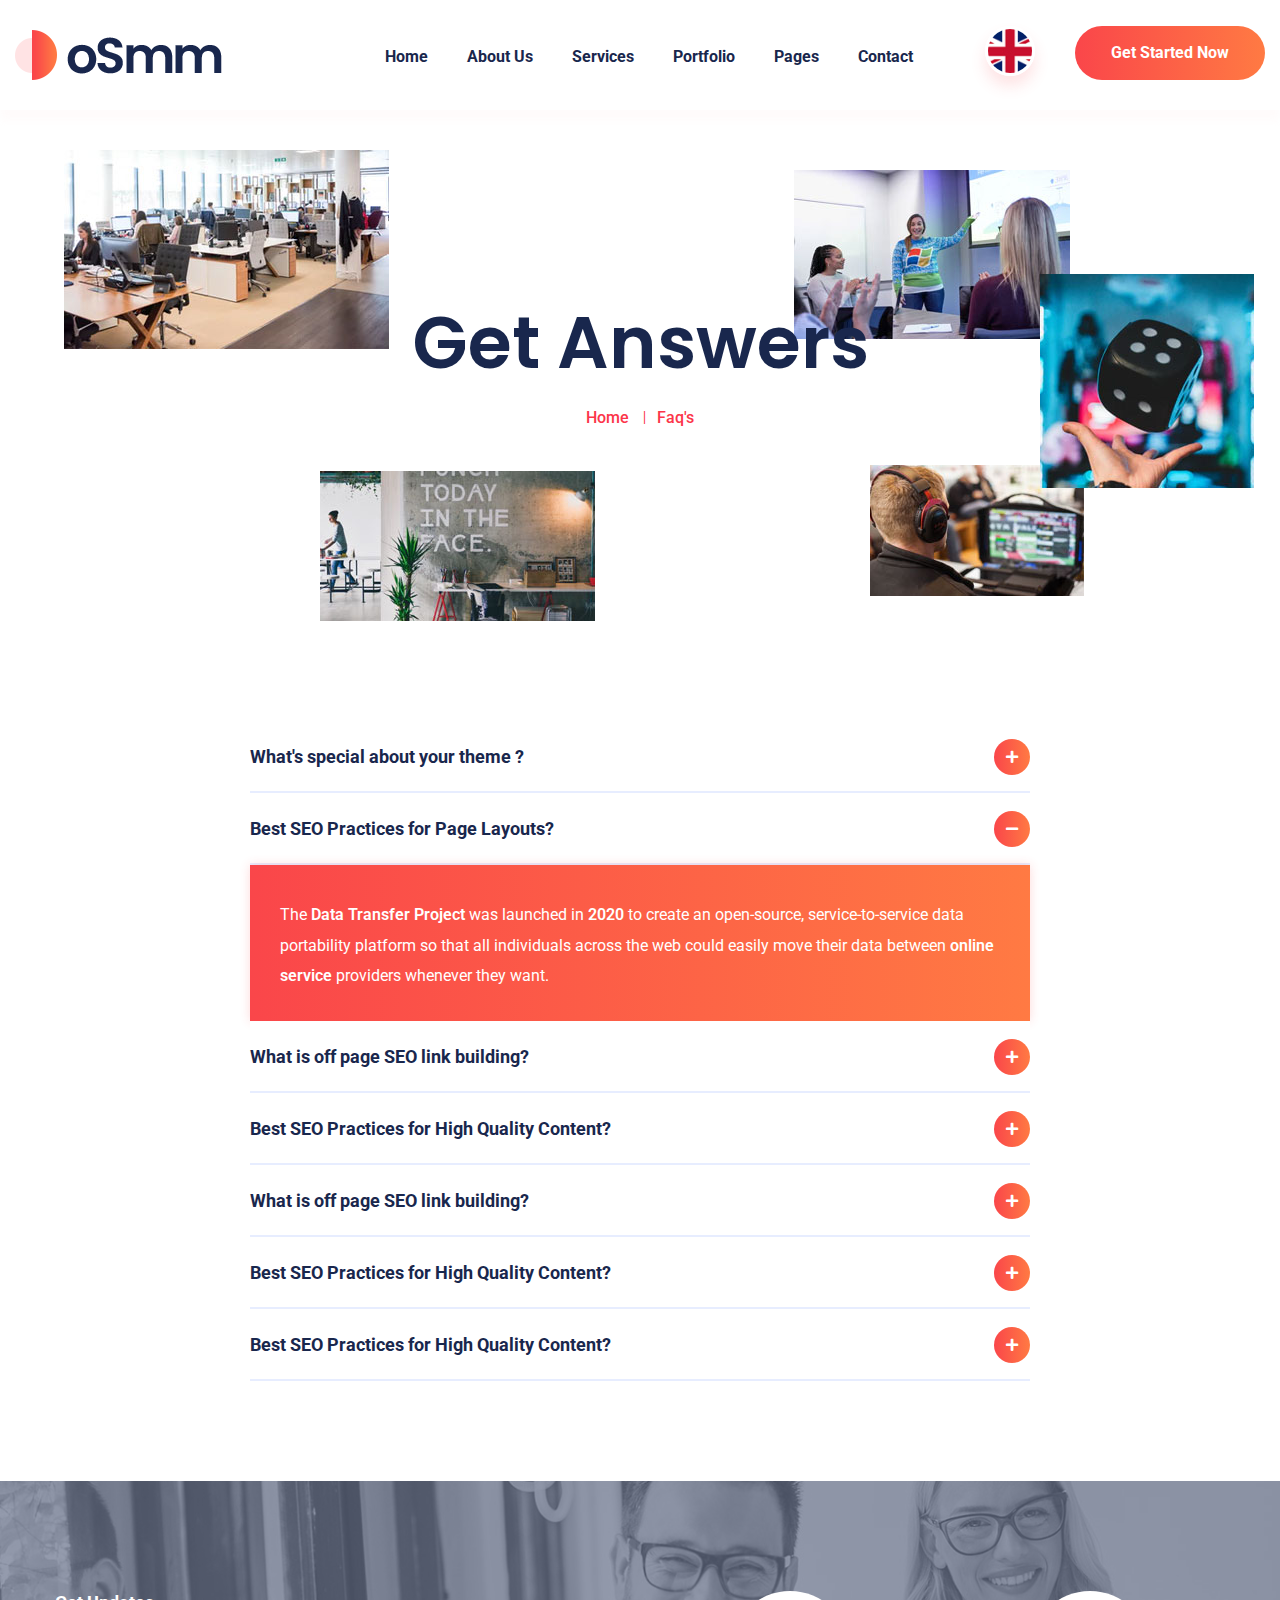
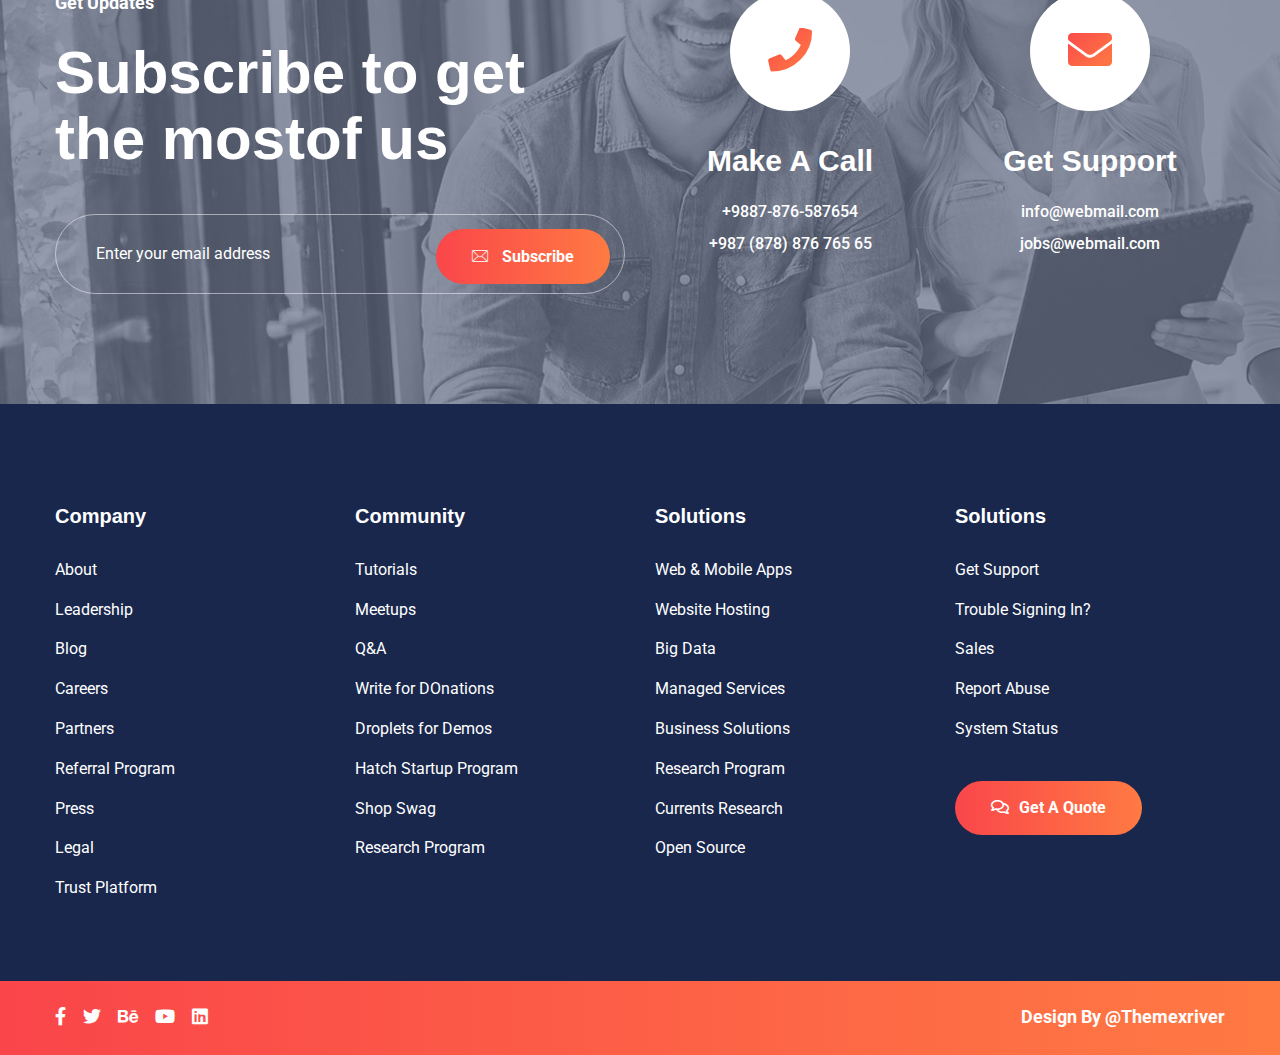
<file: faq.html>
<!DOCTYPE html>
<html>

<!-- Mirrored from html.themexriver.com/osaas/faq.html by HTTrack Website Copier/3.x [XR&CO'2014], Thu, 20 Apr 2023 14:13:56 GMT -->
<head>
<meta charset="utf-8">
<title>oSaaS HTML Template | Faq's</title>
<!-- Stylesheets -->
<link href="css/bootstrap.css" rel="stylesheet">
<link href="css/main.css" rel="stylesheet">
<link href="css/responsive.css" rel="stylesheet">

<link rel="shortcut icon" href="images/favicon.png" type="image/x-icon">
<link rel="icon" href="images/favicon.png" type="image/x-icon">

<link href="https://fonts.googleapis.com/css2?family=Poppins:wght@300;400;500;600;700;800;900&amp;family=Roboto:wght@300;400;500;700;900&amp;display=swap" rel="stylesheet">

<!-- Responsive -->
<meta http-equiv="X-UA-Compatible" content="IE=edge">
<meta name="viewport" content="width=device-width, initial-scale=1.0, maximum-scale=1.0, user-scalable=0">

<!--[if lt IE 9]><script src="https://cdnjs.cloudflare.com/ajax/libs/html5shiv/3.7.3/html5shiv.js"></script><![endif]-->
<!--[if lt IE 9]><script src="js/respond.js"></script><![endif]-->
</head>

<body>

<div class="page-wrapper">
 	
    <!-- Preloader -->
    <div class="preloader"></div>
 	
    <!-- Main Header / Header Style Two -->
    <header class="main-header header-style-two">
    		
    	<!-- Header Upper -->
        <div class="header-upper">
        	<div class="outer-container">
            	<div class="clearfix">
                	
                	<div class="pull-left logo-box">
                    	<div class="logo"><a href="index.html"><img src="images/logo-2.png" alt="" title=""></a></div>
                    </div>
					
                   	<div class="nav-outer clearfix">
						<!-- Mobile Navigation Toggler -->
                        <div class="mobile-nav-toggler"><span class="icon flaticon-menu"></span></div>
						<!-- Main Menu -->
						<nav class="main-menu navbar-expand-md">
							<div class="navbar-header">
								<button class="navbar-toggler" type="button" data-toggle="collapse" data-target="#navbarSupportedContent" aria-controls="navbarSupportedContent" aria-expanded="false" aria-label="Toggle navigation">
									<span class="icon-bar"></span>
									<span class="icon-bar"></span>
									<span class="icon-bar"></span>
								</button>
							</div>

							<div class="navbar-collapse show collapse clearfix" id="navbarSupportedContent">
								<ul class="navigation clearfix">
									<li><a href="index-4.html">Home</a></li>
									<li><a href="about.html">About Us</a></li>
									<li><a href="service.html">Services</a></li>																
									<li><a href="portfolio.html">Portfolio</a></li>
									<li class="dropdown"><a href="#">Pages</a>
										<ul>
											<li><a href="team.html">Team</a></li>
											<li><a href="faq.html">Faqs</a></li>
											<li><a href="blog.html">Blog</a></li>
											<li><a href="pricing.html">Pricing</a></li>
											<li><a href="process.html">Process</a></li>
										</ul>
									</li>
									<li><a href="contact.html">Contact</a></li>
								</ul>
							</div>
							
						</nav>
						
						<!-- Outer Box -->
						<div class="outer-box">
							
							<!-- Language -->
							<div class="language dropdown"><a class="btn btn-default dropdown-toggle" id="dropdownMenu1" data-toggle="dropdown" aria-haspopup="true" aria-expanded="true" href="#"><span class="flag-icon"><img src="images/icons/usa-flag.jpg" alt=""/></span></a>
								<ul class="dropdown-menu style-one" aria-labelledby="dropdownMenu1">
									<li><a href="#"><span class="flag"><img src="images/icons/usa.jpg" alt="" /></span> English</a></li>
									<li><a href="#"><span class="flag"><img src="images/icons/german.jpg" alt="" /></span> German</a></li>
									<li><a href="#"><span class="flag"><img src="images/icons/arabic.jpg" alt="" /></span> Arabic</a></li>
									<li><a href="#"><span class="flag"><img src="images/icons/pakistan.jpg" alt="" /></span> Pakistan</a></li>
								</ul>
							</div>
							
							<ul class="button-box">
								<a href="contact.html" class="theme-btn btn-style-four"><span class="txt">Get Started Now</span></a>
							</ul>
							
						</div>
						
					</div>
                   
                </div>
            </div>
        </div>
        <!--End Header Upper-->
        
		<!-- Mobile Menu  -->
        <div class="mobile-menu">
            <div class="menu-backdrop"></div>
            <div class="close-btn"><span class="icon flaticon-multiply"></span></div>
            
            <nav class="menu-box">
                <div class="nav-logo"><a href="index.html"><img src="images/logo-2.png" alt="" title=""></a></div>
                <div class="menu-outer"><!--Here Menu Will Come Automatically Via Javascript / Same Menu as in Header--></div>
            </nav>
        </div><!-- End Mobile Menu -->
		
    </header>
    <!--End Main Header -->
	
	<!-- Page Title -->
    <section class="page-title">
		<div class="images-outer">
			<div class="image one"><img src="images/resource/page-title-1.jpg" alt="" /></div>
			<div class="image two"><img src="images/resource/page-title-2.jpg" alt="" /></div>
			<div class="image three"><img src="images/resource/page-title-3.jpg" alt="" /></div>
			<div class="image four"><img src="images/resource/page-title-4.jpg" alt="" /></div>
			<div class="image five"><img src="images/resource/page-title-5.jpg" alt="" /></div>
		</div>
		<div class="auto-container">
			<h1>Get Answers</h1>
			<ul class="page-breadcrumb">
				<li><a href="index.html">Home</a></li>
				<li>Faq's</li>
			</ul>
        </div>
    </section>
    <!-- End Page Title -->
	
	<!-- Faq's Page Section -->
	<section class="faq-page-section">
		<div class="auto-container">
			<div class="inner-container">
				
				<!-- Accordian Box -->
				<ul class="accordion-box">

					<!--Block-->
					<li class="accordion block">
						<div class="acc-btn"><div class="icon-outer"><span class="icon icon-plus fa fa-plus"></span> <span class="icon icon-minus fa fa-minus"></span></div>What's special about your theme ?</div>
						<div class="acc-content">
							<div class="content">
								<div class="text">The <span>Data Transfer Project</span> was launched in <span>2020</span> to create an open-source, service-to-service data portability platform so that all individuals across the web could easily move their data between <span>online service</span> providers whenever they want.</div>
							</div>
						</div>
					</li>

					<!--Block-->
					<li class="accordion block active-block">
						<div class="acc-btn active"><div class="icon-outer"><span class="icon icon-plus fa fa-plus"></span> <span class="icon icon-minus fa fa-minus"></span></div>Best SEO Practices for Page Layouts?</div>
						<div class="acc-content current">
							<div class="content">
								<div class="text">The <span>Data Transfer Project</span> was launched in <span>2020</span> to create an open-source, service-to-service data portability platform so that all individuals across the web could easily move their data between <span>online service</span> providers whenever they want.</div>
							</div>
						</div>
					</li>
					
					<!--Block-->
					<li class="accordion block">
						<div class="acc-btn"><div class="icon-outer"><span class="icon icon-plus fa fa-plus"></span> <span class="icon icon-minus fa fa-minus"></span></div>What is off page SEO link building?</div>
						<div class="acc-content">
							<div class="content">
								<div class="text">The <span>Data Transfer Project</span> was launched in <span>2020</span> to create an open-source, service-to-service data portability platform so that all individuals across the web could easily move their data between <span>online service</span> providers whenever they want.</div>
							</div>
						</div>
					</li>
					
					<!--Block-->
					<li class="accordion block">
						<div class="acc-btn"><div class="icon-outer"><span class="icon icon-plus fa fa-plus"></span> <span class="icon icon-minus fa fa-minus"></span></div>Best SEO Practices for High Quality Content?</div>
						<div class="acc-content">
							<div class="content">
								<div class="text">The <span>Data Transfer Project</span> was launched in <span>2020</span> to create an open-source, service-to-service data portability platform so that all individuals across the web could easily move their data between <span>online service</span> providers whenever they want.</div>
							</div>
						</div>
					</li>
					
					<!--Block-->
					<li class="accordion block">
						<div class="acc-btn"><div class="icon-outer"><span class="icon icon-plus fa fa-plus"></span> <span class="icon icon-minus fa fa-minus"></span></div>What is off page SEO link building?</div>
						<div class="acc-content">
							<div class="content">
								<div class="text">The <span>Data Transfer Project</span> was launched in <span>2020</span> to create an open-source, service-to-service data portability platform so that all individuals across the web could easily move their data between <span>online service</span> providers whenever they want.</div>
							</div>
						</div>
					</li>
					
					<!--Block-->
					<li class="accordion block">
						<div class="acc-btn"><div class="icon-outer"><span class="icon icon-plus fa fa-plus"></span> <span class="icon icon-minus fa fa-minus"></span></div>Best SEO Practices for High Quality Content?</div>
						<div class="acc-content">
							<div class="content">
								<div class="text">The <span>Data Transfer Project</span> was launched in <span>2020</span> to create an open-source, service-to-service data portability platform so that all individuals across the web could easily move their data between <span>online service</span> providers whenever they want.</div>
							</div>
						</div>
					</li>
					
					<!--Block-->
					<li class="accordion block">
						<div class="acc-btn"><div class="icon-outer"><span class="icon icon-plus fa fa-plus"></span> <span class="icon icon-minus fa fa-minus"></span></div>Best SEO Practices for High Quality Content?</div>
						<div class="acc-content">
							<div class="content">
								<div class="text">The <span>Data Transfer Project</span> was launched in <span>2020</span> to create an open-source, service-to-service data portability platform so that all individuals across the web could easily move their data between <span>online service</span> providers whenever they want.</div>
							</div>
						</div>
					</li>
					
				</ul>
				
			</div>
		</div>
	</section>
	<!-- End Faq's Page Section -->
	
	<!-- Updates Section -->
    <section class="updates-section" style="background-image: url(images/background/2.jpg)">
    	<div class="auto-container">
			<div class="row clearfix">
				
				<!-- Subscribe Column -->
				<div class="subscribe-column col-lg-6 col-md-12 col-sm-12">
					<div class="inner-column">
						<div class="title">Get Updates</div>
						<h1>Subscribe to get <br> the mostof us</h1>
						
						<!-- Subscribe Form Six -->
						<div class="subscribe-form-six">
							<form method="post" action="https://html.themexriver.com/osaas/contact.html">
								<div class="form-group">
									<input type="email" name="email" value="" placeholder="Enter your email address" required>
									<button type="submit" class="theme-btn btn-style-four"><span class="txt"><i class="flaticon-envelope"></i> Subscribe</span></button>
								</div>
							</form>
						</div>
						
					</div>
				</div>
				
				<!-- Info Column -->
				<div class="info-column col-lg-6 col-md-12 col-sm-12">
					<div class="inner-column">
						<div class="row clearfix">
							
							<!-- Info Block -->
							<div class="info-block col-lg-6 col-md-6 col-sm-12">
								<div class="inner-box">
									<div class="icon-box">
										<span class="icon fas fa-phone"></span>
									</div>
									<h2>Make A Call</h2>
									<div class="phone">
										<a href="tel:+9887-876-587654">+9887-876-587654</a>
										<a href="tel:+987-878-876-765-65">+987 (878) 876 765 65</a>
									</div>
								</div>
							</div>
							
							<!-- Info Block -->
							<div class="info-block col-lg-6 col-md-6 col-sm-12">
								<div class="inner-box">
									<div class="icon-box">
										<span class="icon fas fa-envelope"></span>
									</div>
									<h2>Get Support</h2>
									<div class="email">
										<a href="mailto:info@webmail.com">info@webmail.com</a>
										<a href="mailto:jobs@webmail.com">jobs@webmail.com</a>
									</div>
								</div>
							</div>
							
						</div>
					</div>
				</div>
				
			</div>
        </div>
    </section>
    <!-- End Updates Section -->
	
	<!-- Main Footer -->
    <footer class="main-footer style-five">
    	<div class="auto-container">
        	<!-- Widgets Section -->
            <div class="widgets-section">
            	<div class="row clearfix">
                	
                    <!-- Column -->
                    <div class="big-column col-lg-6 col-md-12 col-sm-12">
						<div class="row clearfix">
						
                        	<!-- Footer Column -->
                            <div class="footer-column col-lg-6 col-md-6 col-sm-12">
                                <div class="footer-widget links-widget">
									<h5>Company</h5>
									<ul class="list-link">
										<li><a href="#">About</a></li>
										<li><a href="#">Leadership</a></li>
										<li><a href="#">Blog</a></li>
										<li><a href="#">Careers</a></li>
										<li><a href="#">Partners</a></li>
										<li><a href="#">Referral Program</a></li>
										<li><a href="#">Press</a></li>
										<li><a href="#">Legal</a></li>
										<li><a href="#">Trust Platform</a></li>
									</ul>
								</div>
							</div>
							
							<!-- Footer Column -->
                            <div class="footer-column col-lg-6 col-md-6 col-sm-12">
                                <div class="footer-widget links-widget">
									<h5>Community</h5>
									<ul class="list-link">
										<li><a href="#">Tutorials</a></li>
										<li><a href="#">Meetups</a></li>
										<li><a href="#">Q&A </a></li>
										<li><a href="#">Write for DOnations</a></li>
										<li><a href="#">Droplets for Demos</a></li>
										<li><a href="#">Hatch Startup Program</a></li>
										<li><a href="#">Shop Swag</a></li>
										<li><a href="#">Research Program</a></li>
									</ul>
								</div>
							</div>
							
						</div>
					</div>
					
					<!-- Column -->
                    <div class="big-column col-lg-6 col-md-12 col-sm-12">
						<div class="row clearfix">
						
                        	<!-- Footer Column -->
                            <div class="footer-column col-lg-6 col-md-6 col-sm-12">
                                <div class="footer-widget links-widget">
									<h5>Solutions</h5>
									<ul class="list-link">
										<li><a href="#">Web & Mobile Apps</a></li>
										<li><a href="#">Website Hosting</a></li>
										<li><a href="#">Big Data</a></li>
										<li><a href="#">Managed Services</a></li>
										<li><a href="#">Business Solutions</a></li>
										<li><a href="#">Research Program</a></li>
										<li><a href="#">Currents Research</a></li>
										<li><a href="#">Open Source</a></li>
									</ul>
								</div>
							</div>
							
							<!-- Footer Column -->
                            <div class="footer-column col-lg-6 col-md-6 col-sm-12">
                                <div class="footer-widget links-widget">
									<h5>Solutions</h5>
									<ul class="list-link">
										<li><a href="#">Get Support</a></li>
										<li><a href="#">Trouble Signing In?</a></li>
										<li><a href="#">Sales</a></li>
										<li><a href="#">Report Abuse</a></li>
										<li><a href="#">System Status</a></li>
									</ul><br>
									<a href="contact.html" class="theme-btn btn-style-four"><span class="txt"><i class="far fa-comments"></i>Get A Quote</span></a>
								</div>
							</div>
							
						</div>
					</div>
					
				</div>
			</div>
			
		</div>
		
		<!-- Footer Bottom -->
		<div class="footer-bottom">
			<div class="auto-container">
				<div class="inner-container">
					<div class="row clearfix">
						
						<!-- Social Column -->
						<div class="social-column col-lg-6 col-md-6 col-sm-12">
							<ul>
								<li><a href="#"><span class="fab fa-facebook-f"></span></a></li>
								<li><a href="#"><span class="fab fa-twitter"></span></a></li>
								<li><a href="#"><span class="fab fa-behance"></span></a></li>
								<li><a href="#"><span class="fab fa-youtube"></span></a></li>
								<li><a href="#"><span class="fab fa-linkedin"></span></a></li>
							</ul>
						</div>
						
						<!-- Copyright Column -->
						<div class="copyright-column col-lg-6 col-md-6 col-sm-12">
							<div class="copyright">Design By <a href="#">@Themexriver</a></div>
						</div>
						
					</div>
				</div>
			</div>
		</div>
		
	</footer>
	<!-- End Main Footer -->
	
</div>
<!--End pagewrapper-->

<!-- Scroll To Top -->
<div class="scroll-to-top scroll-to-target" data-target="html"><span class="fa fa-arrow-circle-up"></span></div>

<script src="js/jquery.js"></script>
<script src="js/popper.min.js"></script>
<script src="js/bootstrap.min.js"></script>
<script src="js/jquery.mCustomScrollbar.concat.min.js"></script>
<script src="js/jquery.fancybox.js"></script>
<script src="js/appear.js"></script>
<script src="js/owl.js"></script>
<script src="js/wow.js"></script>
<script src="js/knob.js"></script>
<script src="js/element-in-view.js"></script>
<script src="js/jquery-ui.js"></script>
<script src="js/script.js"></script>

</body>

<!-- Mirrored from html.themexriver.com/osaas/faq.html by HTTrack Website Copier/3.x [XR&CO'2014], Thu, 20 Apr 2023 14:13:56 GMT -->
</html>
</file>
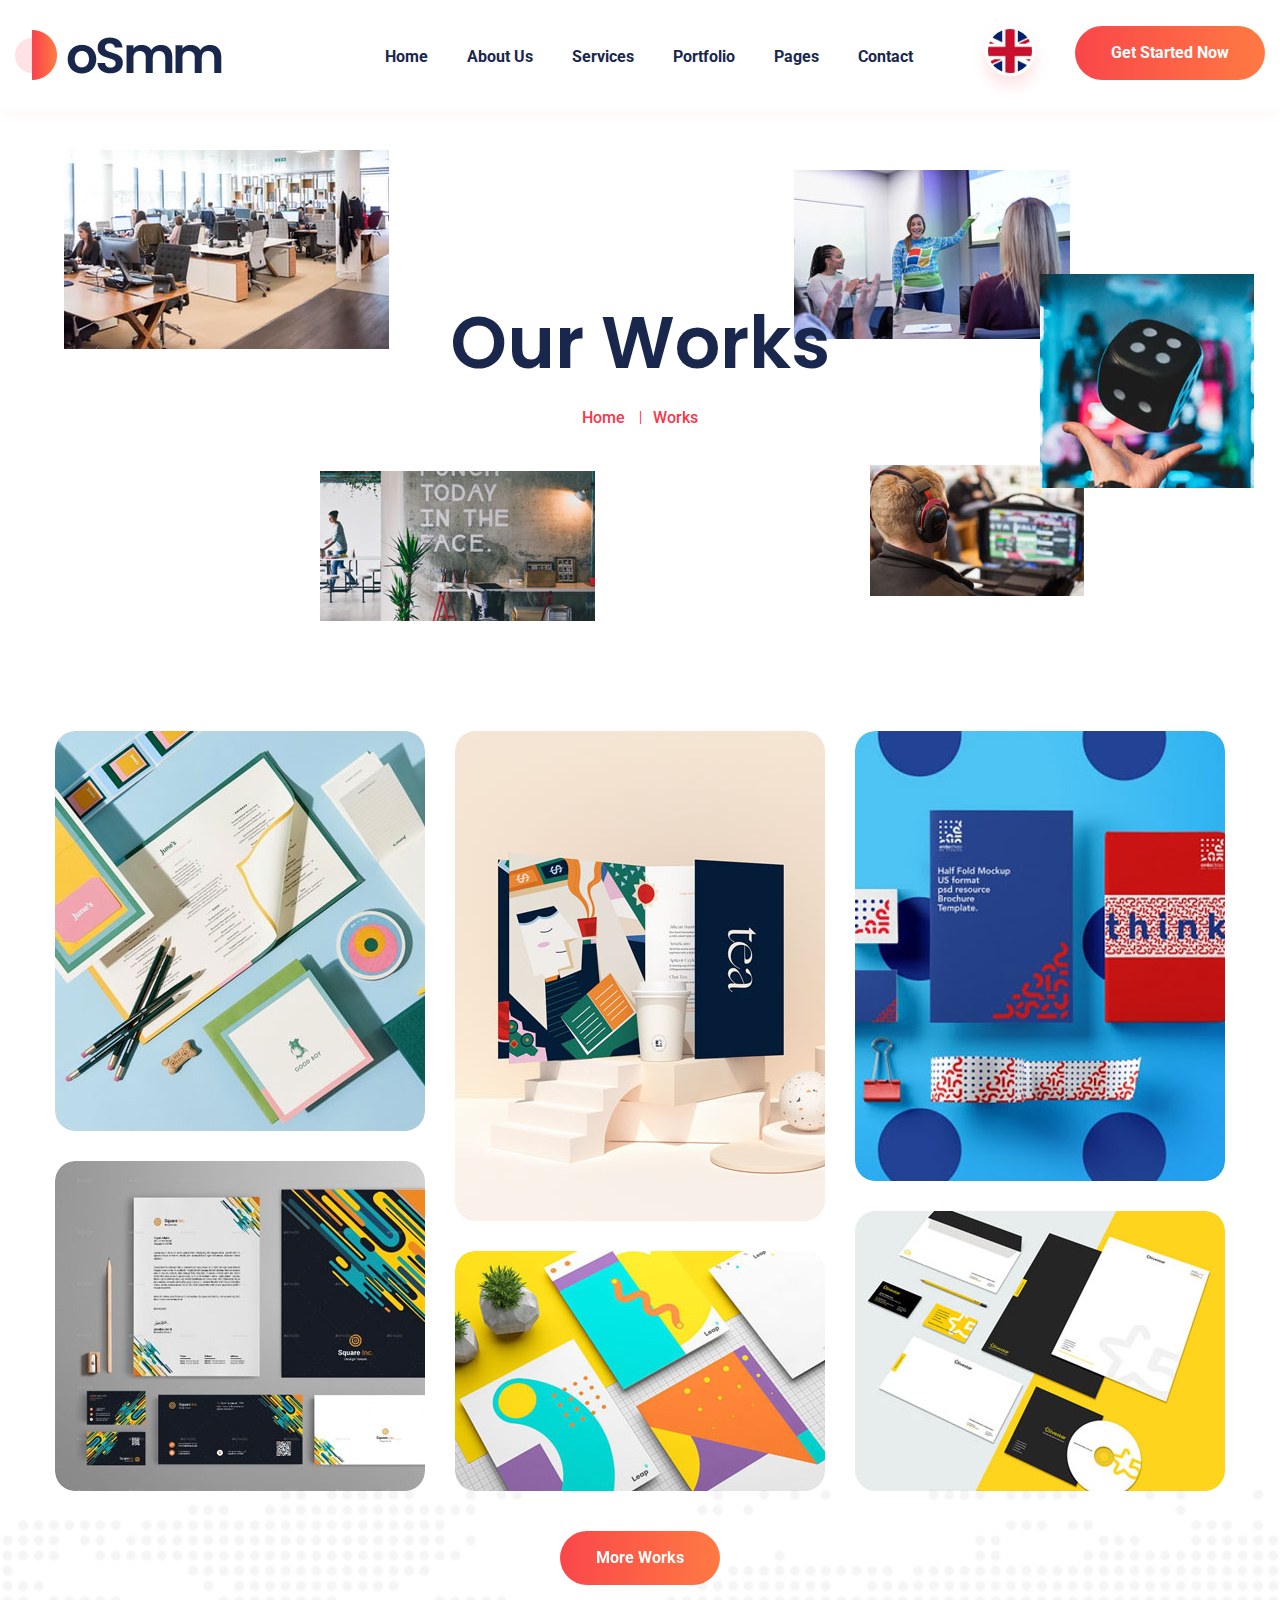
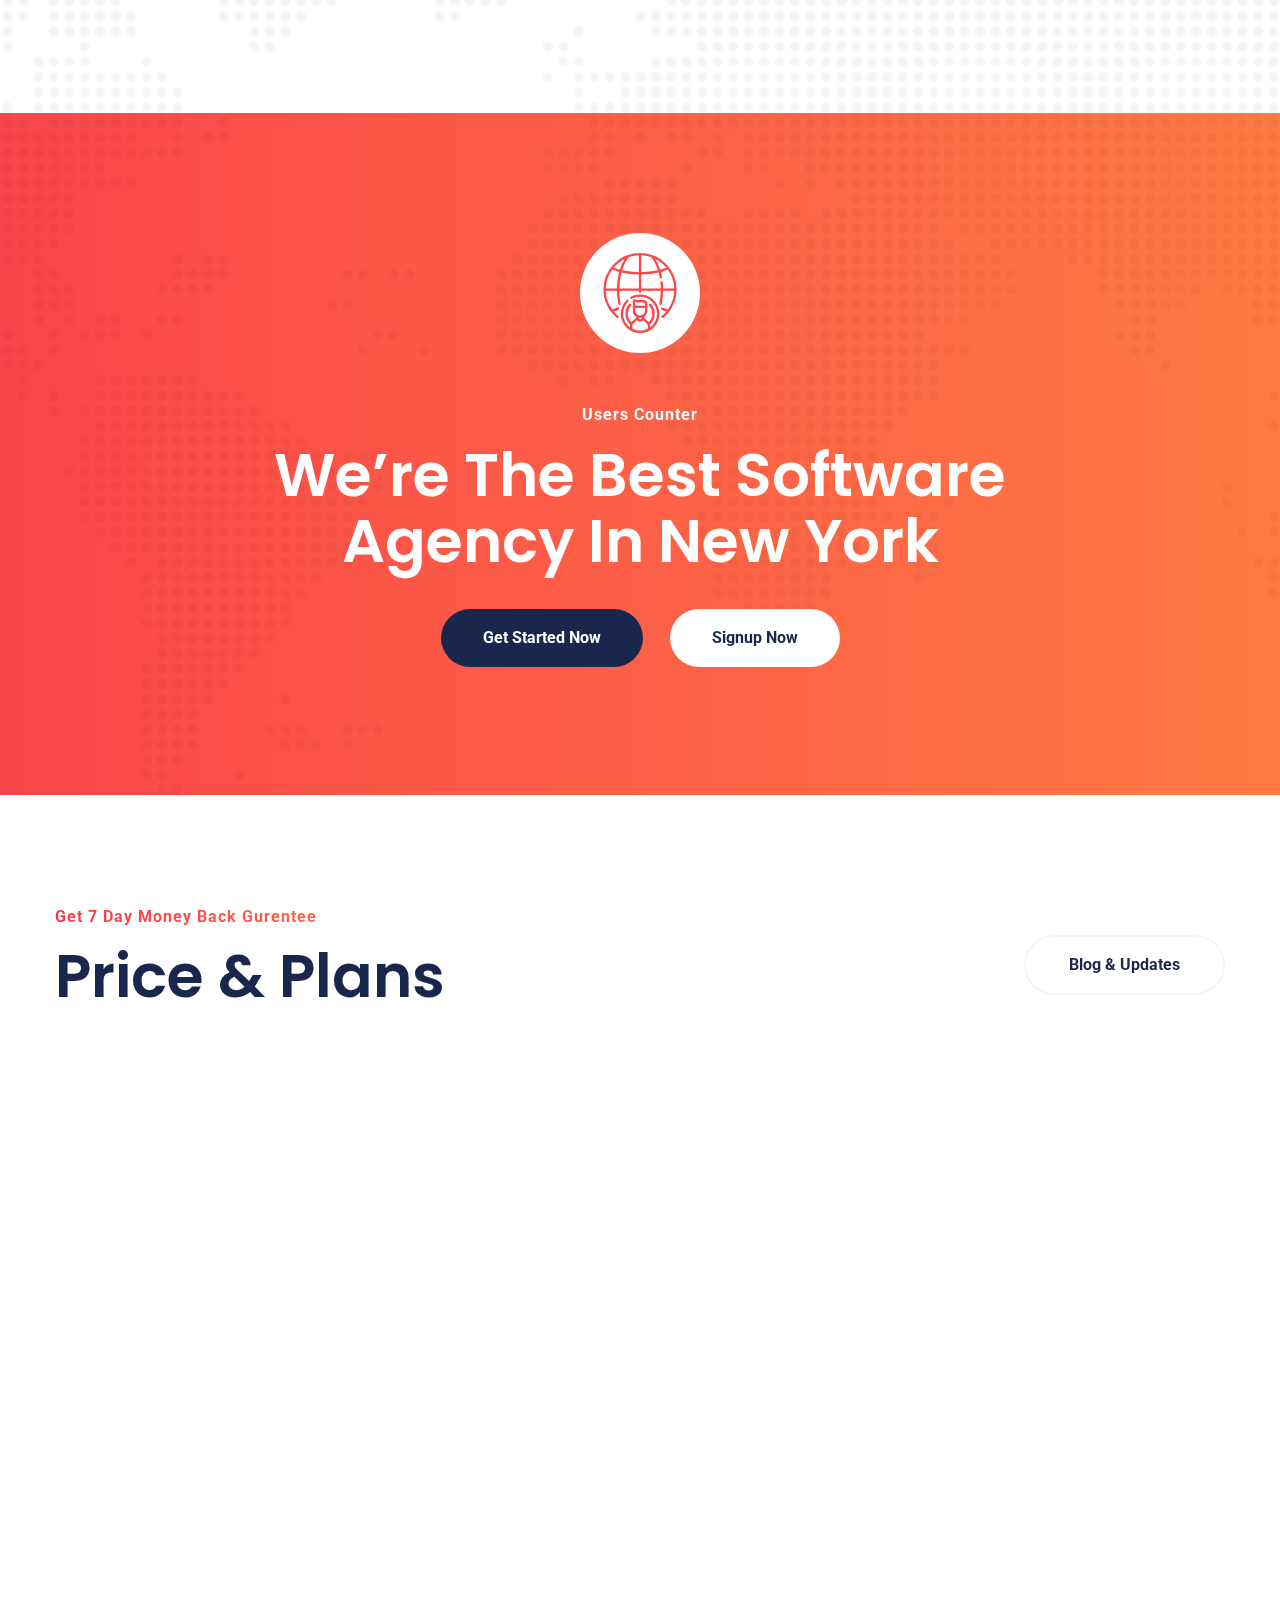
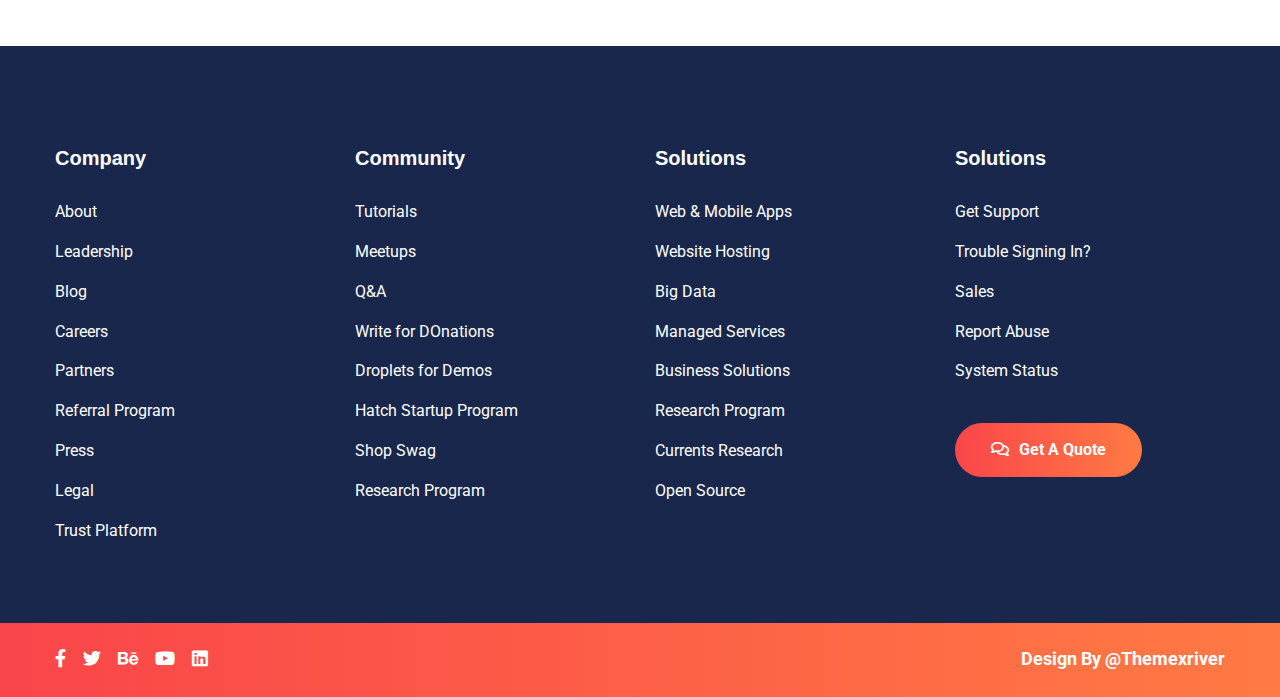
<file: portfolio.html>
<!DOCTYPE html>
<html>

<!-- Mirrored from html.themexriver.com/osaas/portfolio.html by HTTrack Website Copier/3.x [XR&CO'2014], Thu, 20 Apr 2023 14:14:05 GMT -->
<head>
<meta charset="utf-8">
<title>oSaaS HTML Template | Portfolio</title>
<!-- Stylesheets -->
<link href="css/bootstrap.css" rel="stylesheet">
<link href="css/main.css" rel="stylesheet">
<link href="css/responsive.css" rel="stylesheet">

<link rel="shortcut icon" href="images/favicon.png" type="image/x-icon">
<link rel="icon" href="images/favicon.png" type="image/x-icon">

<link href="https://fonts.googleapis.com/css2?family=Poppins:wght@300;400;500;600;700;800;900&amp;family=Roboto:wght@300;400;500;700;900&amp;display=swap" rel="stylesheet">

<!-- Responsive -->
<meta http-equiv="X-UA-Compatible" content="IE=edge">
<meta name="viewport" content="width=device-width, initial-scale=1.0, maximum-scale=1.0, user-scalable=0">

<!--[if lt IE 9]><script src="https://cdnjs.cloudflare.com/ajax/libs/html5shiv/3.7.3/html5shiv.js"></script><![endif]-->
<!--[if lt IE 9]><script src="js/respond.js"></script><![endif]-->
</head>

<body>

<div class="page-wrapper">
 	
    <!-- Preloader -->
    <div class="preloader"></div>
 	
    <!-- Main Header / Header Style Two -->
    <header class="main-header header-style-two">
  		
    	<!-- Header Upper -->
        <div class="header-upper">
        	<div class="outer-container">
            	<div class="clearfix">
                	
                	<div class="pull-left logo-box">
                    	<div class="logo"><a href="index.html"><img src="images/logo-2.png" alt="" title=""></a></div>
                    </div>
					
                   	<div class="nav-outer clearfix">
						<!-- Mobile Navigation Toggler -->
                        <div class="mobile-nav-toggler"><span class="icon flaticon-menu"></span></div>
						<!-- Main Menu -->
						<nav class="main-menu navbar-expand-md">
							<div class="navbar-header">
								<button class="navbar-toggler" type="button" data-toggle="collapse" data-target="#navbarSupportedContent" aria-controls="navbarSupportedContent" aria-expanded="false" aria-label="Toggle navigation">
									<span class="icon-bar"></span>
									<span class="icon-bar"></span>
									<span class="icon-bar"></span>
								</button>
							</div>

							<div class="navbar-collapse show collapse clearfix" id="navbarSupportedContent">
								<ul class="navigation clearfix">
									<li><a href="index-4.html">Home</a></li>
									<li><a href="about.html">About Us</a></li>
									<li><a href="service.html">Services</a></li>																
									<li><a href="portfolio.html">Portfolio</a></li>
									<li class="dropdown"><a href="#">Pages</a>
										<ul>
											<li><a href="team.html">Team</a></li>
											<li><a href="faq.html">Faqs</a></li>
											<li><a href="blog.html">Blog</a></li>
											<li><a href="pricing.html">Pricing</a></li>
											<li><a href="process.html">Process</a></li>
										</ul>
									</li>
									<li><a href="contact.html">Contact</a></li>
								</ul>
							</div>
							
						</nav>
						
						<!-- Outer Box -->
						<div class="outer-box">
							
							<!-- Language -->
							<div class="language dropdown"><a class="btn btn-default dropdown-toggle" id="dropdownMenu1" data-toggle="dropdown" aria-haspopup="true" aria-expanded="true" href="#"><span class="flag-icon"><img src="images/icons/usa-flag.jpg" alt=""/></span></a>
								<ul class="dropdown-menu style-one" aria-labelledby="dropdownMenu1">
									<li><a href="#"><span class="flag"><img src="images/icons/usa.jpg" alt="" /></span> English</a></li>
									<li><a href="#"><span class="flag"><img src="images/icons/german.jpg" alt="" /></span> German</a></li>
									<li><a href="#"><span class="flag"><img src="images/icons/arabic.jpg" alt="" /></span> Arabic</a></li>
									<li><a href="#"><span class="flag"><img src="images/icons/pakistan.jpg" alt="" /></span> Pakistan</a></li>
								</ul>
							</div>
							
							<ul class="button-box">
								<a href="contact.html" class="theme-btn btn-style-four"><span class="txt">Get Started Now</span></a>
							</ul>
							
						</div>
						
					</div>
                   
                </div>
            </div>
        </div>
        <!--End Header Upper-->
        
		<!-- Mobile Menu  -->
        <div class="mobile-menu">
            <div class="menu-backdrop"></div>
            <div class="close-btn"><span class="icon flaticon-multiply"></span></div>
            
            <nav class="menu-box">
                <div class="nav-logo"><a href="index.html"><img src="images/logo-2.png" alt="" title=""></a></div>
                <div class="menu-outer"><!--Here Menu Will Come Automatically Via Javascript / Same Menu as in Header--></div>
            </nav>
        </div><!-- End Mobile Menu -->
		
    </header>
    <!--End Main Header -->
	
	<!-- Page Title -->
    <section class="page-title">
		<div class="images-outer">
			<div class="image one"><img src="images/resource/page-title-1.jpg" alt="" /></div>
			<div class="image two"><img src="images/resource/page-title-2.jpg" alt="" /></div>
			<div class="image three"><img src="images/resource/page-title-3.jpg" alt="" /></div>
			<div class="image four"><img src="images/resource/page-title-4.jpg" alt="" /></div>
			<div class="image five"><img src="images/resource/page-title-5.jpg" alt="" /></div>
		</div>
		<div class="auto-container">
			<h1>Our Works</h1>
			<ul class="page-breadcrumb">
				<li><a href="index.html">Home</a></li>
				<li>Works</li>
			</ul>
        </div>
    </section>
    <!-- End Page Title -->
	
	<!-- Portfolio Page Section -->
	<section class="portfolio-page-section">
		<div class="auto-container">
			<div class="masonry-items-container row clearfix">
				
				<!-- Gallery Block -->
				<div class="gallery-block masonry-item col-lg-4 col-md-6 col-sm-12">
					<div class="inner-box">
						<figure class="image-box">
							<img src="images/gallery/1.jpg" alt="">
							<!-- Overlay Box -->
							<div class="overlay-box">
								<div class="overlay-inner">
									<div class="content">
										<a href="#" class="link"><span class="icon flaticon-link"></span></a>
										<a href="images/gallery/1.jpg" data-fancybox="gallery-1" data-caption="" class="link"><span class="icon flaticon-full-screen"></span></a>
									</div>
								</div>
							</div>
						</figure>
					</div>
				</div>
				
				<!-- Gallery Block -->
				<div class="gallery-block masonry-item col-lg-4 col-md-6 col-sm-12">
					<div class="inner-box">
						<figure class="image-box">
							<img src="images/gallery/2.jpg" alt="">
							<!-- Overlay Box -->
							<div class="overlay-box">
								<div class="overlay-inner">
									<div class="content">
										<a href="#" class="link"><span class="icon flaticon-link"></span></a>
										<a href="images/gallery/2.jpg" data-fancybox="gallery-1" data-caption="" class="link"><span class="icon flaticon-full-screen"></span></a>
									</div>
								</div>
							</div>
						</figure>
					</div>
				</div>
				
				<!-- Gallery Block -->
				<div class="gallery-block masonry-item col-lg-4 col-md-6 col-sm-12">
					<div class="inner-box">
						<figure class="image-box">
							<img src="images/gallery/3.jpg" alt="">
							<!-- Overlay Box -->
							<div class="overlay-box">
								<div class="overlay-inner">
									<div class="content">
										<a href="#" class="link"><span class="icon flaticon-link"></span></a>
										<a href="images/gallery/1.jpg" data-fancybox="gallery-1" data-caption="" class="link"><span class="icon flaticon-full-screen"></span></a>
									</div>
								</div>
							</div>
						</figure>
					</div>
				</div>
				
				<!-- Gallery Block -->
				<div class="gallery-block masonry-item col-lg-4 col-md-6 col-sm-12">
					<div class="inner-box">
						<figure class="image-box">
							<img src="images/gallery/4.jpg" alt="">
							<!-- Overlay Box -->
							<div class="overlay-box">
								<div class="overlay-inner">
									<div class="content">
										<a href="#" class="link"><span class="icon flaticon-link"></span></a>
										<a href="images/gallery/4.jpg" data-fancybox="gallery-1" data-caption="" class="link"><span class="icon flaticon-full-screen"></span></a>
									</div>
								</div>
							</div>
						</figure>
					</div>
				</div>
				
				<!-- Gallery Block -->
				<div class="gallery-block masonry-item col-lg-4 col-md-6 col-sm-12">
					<div class="inner-box">
						<figure class="image-box">
							<img src="images/gallery/6.jpg" alt="">
							<!-- Overlay Box -->
							<div class="overlay-box">
								<div class="overlay-inner">
									<div class="content">
										<a href="#" class="link"><span class="icon flaticon-link"></span></a>
										<a href="images/gallery/6.jpg" data-fancybox="gallery-1" data-caption="" class="link"><span class="icon flaticon-full-screen"></span></a>
									</div>
								</div>
							</div>
						</figure>
					</div>
				</div>
				
				<!-- Gallery Block -->
				<div class="gallery-block masonry-item col-lg-4 col-md-6 col-sm-12">
					<div class="inner-box">
						<figure class="image-box">
							<img src="images/gallery/5.jpg" alt="">
							<!-- Overlay Box -->
							<div class="overlay-box">
								<div class="overlay-inner">
									<div class="content">
										<a href="#" class="link"><span class="icon flaticon-link"></span></a>
										<a href="images/gallery/5.jpg" data-fancybox="gallery-1" data-caption="" class="link"><span class="icon flaticon-full-screen"></span></a>
									</div>
								</div>
							</div>
						</figure>
					</div>
				</div>
				
			</div>
			
			<!-- Button Box -->
			<div class="btn-box text-center">
				<a href="contact.html" class="theme-btn btn-style-four"><span class="txt">More Works</span></a>
			</div>
			
		</div>
	</section>
	<!-- End Service Page Section -->
	
	<!-- Agency Section -->
	<section class="agency-section">
		<!-- Agents Images -->
		<div class="agents-images">
			<div class="agent"><img src="images/resource/agent-1.jpg" alt="" /></div>
			<div class="agent-1"><img src="images/resource/agent-2.jpg" alt="" /></div>
			<div class="agent-2"><img src="images/resource/agent-3.jpg" alt="" /></div>
			<div class="agent-3"><img src="images/resource/agent-4.jpg" alt="" /></div>
			<div class="agent-4"><img src="images/resource/agent-5.jpg" alt="" /></div>
		</div>
		<div class="pattern-layer" style="background-image:url(images/background/pattern-3.png)"></div>
		<div class="auto-container">
			<div class="section-icon">
				<span class="icon flaticon-internet-1"></span>
			</div>
			<!-- Sec Title -->
			<div class="sec-title style-two light centered">
				<div class="title">Users Counter</div>
				<h1>We’re The Best Software <br> Agency In New York</h1>
			</div>
			<!-- Button Box -->
			<div class="buttons-box text-center">
				<a href="contact.html" class="theme-btn btn-style-six"><span class="txt">Get Started Now</span></a>
				<a href="contact.html" class="theme-btn btn-style-five"><span class="txt">Signup Now</span></a>
			</div>
		</div>
	</section>
	<!-- End Agency Section -->
	
	<!-- Blog Section Two -->
	<section class="blog-section-two">
		<div class="auto-container">
			<!-- Sec Title -->
			<div class="sec-title style-two">
				<div class="clearfix">
					<div class="pull-left">
						<div class="title">Get 7 Day Money Back Gurentee</div>
						<h1>Price & Plans</h1>
					</div>
					<div class="pull-right">
						<a href="blog.html" class="theme-btn btn-style-seven"><span class="txt">Blog & Updates</span></a>
					</div>
				</div>
			</div>
			<div class="row clearfix">
				
				<!-- News Block Two -->
				<div class="news-block-two col-lg-4 col-md-6 col-sm-12">
					<div class="inner-box wow fadeInLeft" data-wow-delay="0ms" data-wow-duration="1500ms">
						<!-- Post Info -->
						<ul class="post-info">
							<li>Saas</li>
							<li>24th Jan 2020</li>
						</ul>
						<div class="image">
							<a href="blog-detail.html"><img src="images/resource/news-1.jpg" alt="" /></a>
						</div>
						<div class="lower-content">
							<div class="post-author">
								<div class="author-image"><img src="images/resource/author-1.jpg" alt="" /></div>
								By Miranda H. Keli
							</div>
							<h2><a href="blog-detail.html">Divide your email lists based on different.</a></h2>
						</div>
					</div>
				</div>
				
				<!-- News Block Two -->
				<div class="news-block-two col-lg-4 col-md-6 col-sm-12">
					<div class="inner-box wow fadeInUp" data-wow-delay="0ms" data-wow-duration="1500ms">
						<!-- Post Info -->
						<ul class="post-info">
							<li>Saas</li>
							<li>24th Jan 2020</li>
						</ul>
						<div class="image">
							<a href="blog-detail.html"><img src="images/resource/news-2.jpg" alt="" /></a>
						</div>
						<div class="lower-content">
							<div class="post-author">
								<div class="author-image"><img src="images/resource/author-2.jpg" alt="" /></div>
								By Miranda H. Keli
							</div>
							<h2><a href="blog-detail.html">Divide your email lists based on different.</a></h2>
						</div>
					</div>
				</div>
				
				<!-- News Block Two -->
				<div class="news-block-two col-lg-4 col-md-6 col-sm-12">
					<div class="inner-box wow fadeInRight" data-wow-delay="0ms" data-wow-duration="1500ms">
						<!-- Post Info -->
						<ul class="post-info">
							<li>Saas</li>
							<li>24th Jan 2020</li>
						</ul>
						<div class="image">
							<a href="blog-detail.html"><img src="images/resource/news-3.jpg" alt="" /></a>
						</div>
						<div class="lower-content">
							<div class="post-author">
								<div class="author-image"><img src="images/resource/author-3.jpg" alt="" /></div>
								By Miranda H. Keli
							</div>
							<h2><a href="blog-detail.html">Divide your email lists based on different.</a></h2>
						</div>
					</div>
				</div>
				
			</div>
		</div>
	</section>
	<!-- End Blog Section Two -->
	
	<!-- Main Footer -->
    <footer class="main-footer style-five">
    	<div class="auto-container">
        	<!-- Widgets Section -->
            <div class="widgets-section">
            	<div class="row clearfix">
                	
                    <!-- Column -->
                    <div class="big-column col-lg-6 col-md-12 col-sm-12">
						<div class="row clearfix">
						
                        	<!-- Footer Column -->
                            <div class="footer-column col-lg-6 col-md-6 col-sm-12">
                                <div class="footer-widget links-widget">
									<h5>Company</h5>
									<ul class="list-link">
										<li><a href="#">About</a></li>
										<li><a href="#">Leadership</a></li>
										<li><a href="#">Blog</a></li>
										<li><a href="#">Careers</a></li>
										<li><a href="#">Partners</a></li>
										<li><a href="#">Referral Program</a></li>
										<li><a href="#">Press</a></li>
										<li><a href="#">Legal</a></li>
										<li><a href="#">Trust Platform</a></li>
									</ul>
								</div>
							</div>
							
							<!-- Footer Column -->
                            <div class="footer-column col-lg-6 col-md-6 col-sm-12">
                                <div class="footer-widget links-widget">
									<h5>Community</h5>
									<ul class="list-link">
										<li><a href="#">Tutorials</a></li>
										<li><a href="#">Meetups</a></li>
										<li><a href="#">Q&A </a></li>
										<li><a href="#">Write for DOnations</a></li>
										<li><a href="#">Droplets for Demos</a></li>
										<li><a href="#">Hatch Startup Program</a></li>
										<li><a href="#">Shop Swag</a></li>
										<li><a href="#">Research Program</a></li>
									</ul>
								</div>
							</div>
							
						</div>
					</div>
					
					<!-- Column -->
                    <div class="big-column col-lg-6 col-md-12 col-sm-12">
						<div class="row clearfix">
						
                        	<!-- Footer Column -->
                            <div class="footer-column col-lg-6 col-md-6 col-sm-12">
                                <div class="footer-widget links-widget">
									<h5>Solutions</h5>
									<ul class="list-link">
										<li><a href="#">Web & Mobile Apps</a></li>
										<li><a href="#">Website Hosting</a></li>
										<li><a href="#">Big Data</a></li>
										<li><a href="#">Managed Services</a></li>
										<li><a href="#">Business Solutions</a></li>
										<li><a href="#">Research Program</a></li>
										<li><a href="#">Currents Research</a></li>
										<li><a href="#">Open Source</a></li>
									</ul>
								</div>
							</div>
							
							<!-- Footer Column -->
                            <div class="footer-column col-lg-6 col-md-6 col-sm-12">
                                <div class="footer-widget links-widget">
									<h5>Solutions</h5>
									<ul class="list-link">
										<li><a href="#">Get Support</a></li>
										<li><a href="#">Trouble Signing In?</a></li>
										<li><a href="#">Sales</a></li>
										<li><a href="#">Report Abuse</a></li>
										<li><a href="#">System Status</a></li>
									</ul><br>
									<a href="contact.html" class="theme-btn btn-style-four"><span class="txt"><i class="far fa-comments"></i>Get A Quote</span></a>
								</div>
							</div>
							
						</div>
					</div>
					
				</div>
			</div>
			
		</div>
		
		<!-- Footer Bottom -->
		<div class="footer-bottom">
			<div class="auto-container">
				<div class="inner-container">
					<div class="row clearfix">
						
						<!-- Social Column -->
						<div class="social-column col-lg-6 col-md-6 col-sm-12">
							<ul>
								<li><a href="#"><span class="fab fa-facebook-f"></span></a></li>
								<li><a href="#"><span class="fab fa-twitter"></span></a></li>
								<li><a href="#"><span class="fab fa-behance"></span></a></li>
								<li><a href="#"><span class="fab fa-youtube"></span></a></li>
								<li><a href="#"><span class="fab fa-linkedin"></span></a></li>
							</ul>
						</div>
						
						<!-- Copyright Column -->
						<div class="copyright-column col-lg-6 col-md-6 col-sm-12">
							<div class="copyright">Design By <a href="#">@Themexriver</a></div>
						</div>
						
					</div>
				</div>
			</div>
		</div>
		
	</footer>
	<!-- End Main Footer -->
	
</div>
<!--End pagewrapper-->

<!-- Scroll To Top -->
<div class="scroll-to-top scroll-to-target" data-target="html"><span class="fa fa-arrow-circle-up"></span></div>

<script src="js/jquery.js"></script>
<script src="js/popper.min.js"></script>
<script src="js/bootstrap.min.js"></script>
<script src="js/jquery.mCustomScrollbar.concat.min.js"></script>
<script src="js/jquery.fancybox.js"></script>
<script src="js/appear.js"></script>
<script src="js/owl.js"></script>
<script src="js/wow.js"></script>
<script src="js/isotope.js"></script>
<script src="js/element-in-view.js"></script>
<script src="js/jquery-ui.js"></script>
<script src="js/script.js"></script>

</body>

<!-- Mirrored from html.themexriver.com/osaas/portfolio.html by HTTrack Website Copier/3.x [XR&CO'2014], Thu, 20 Apr 2023 14:14:35 GMT -->
</html>
</file>
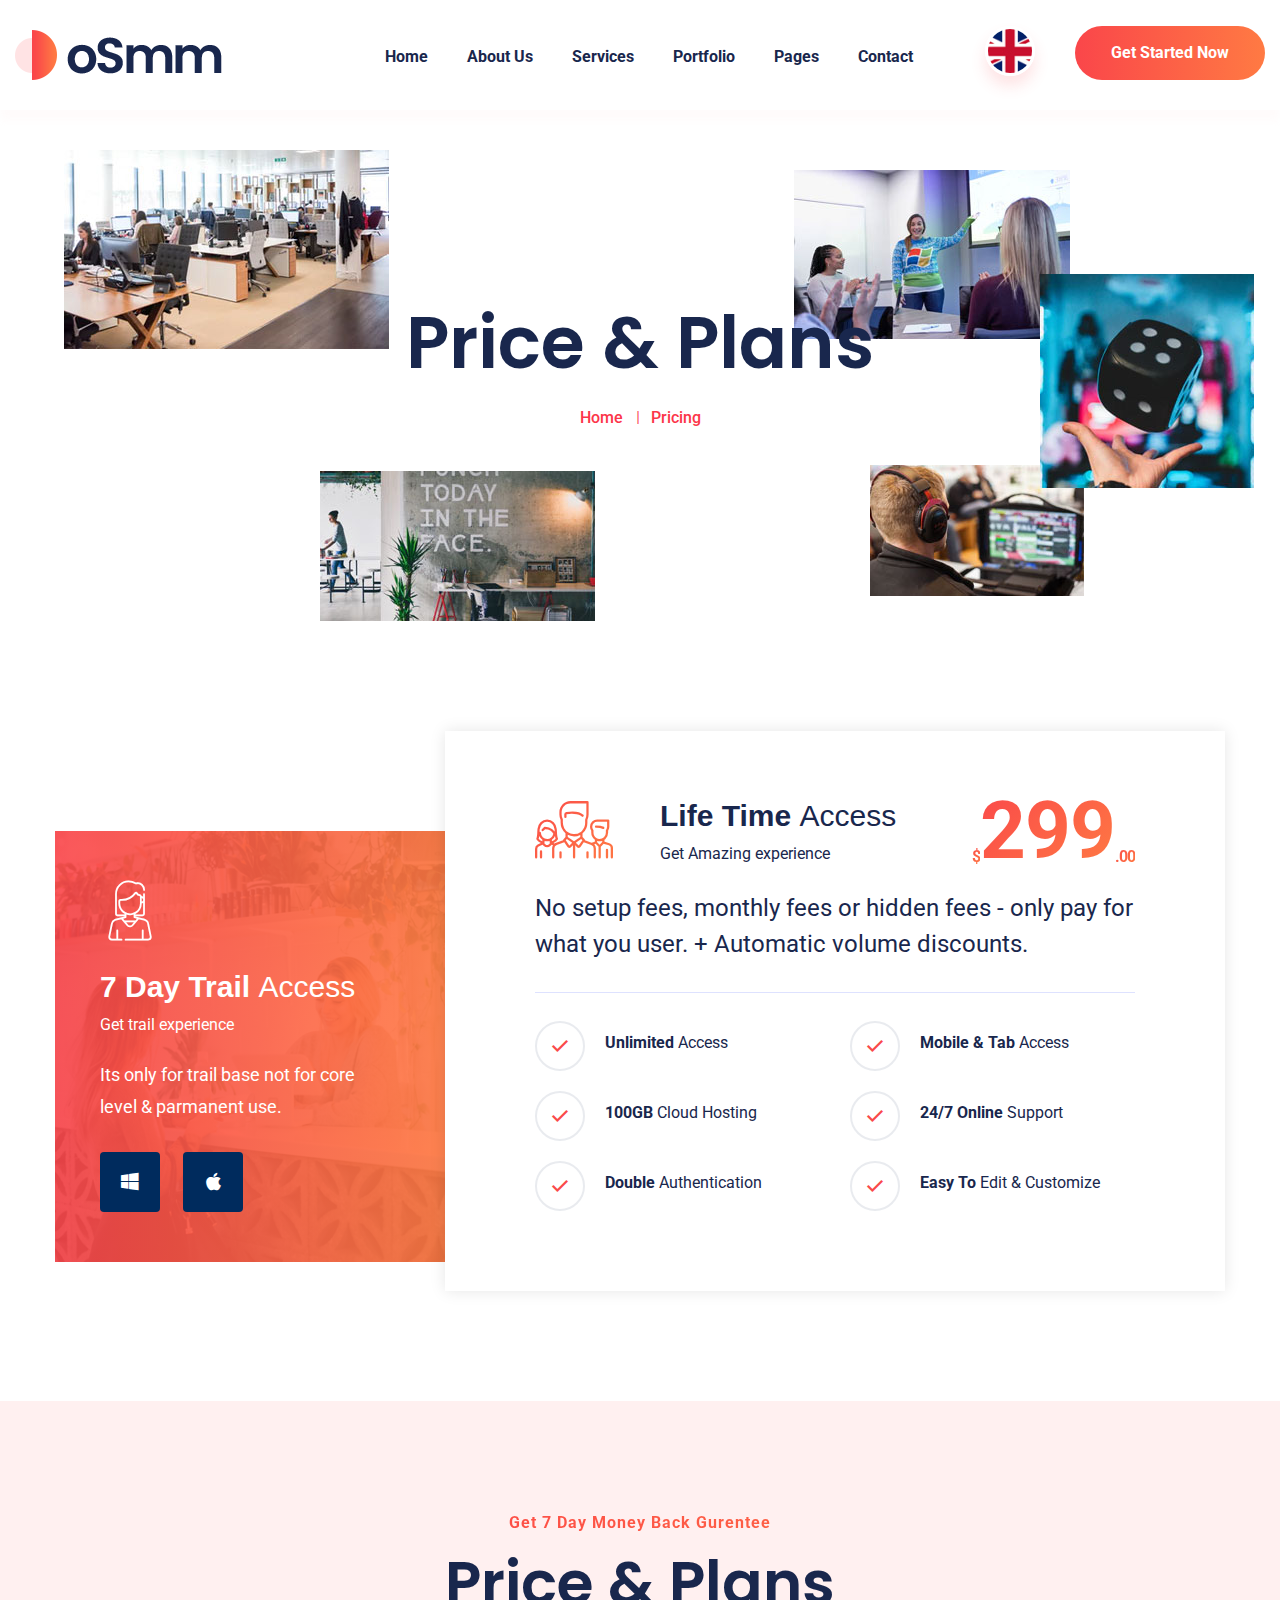
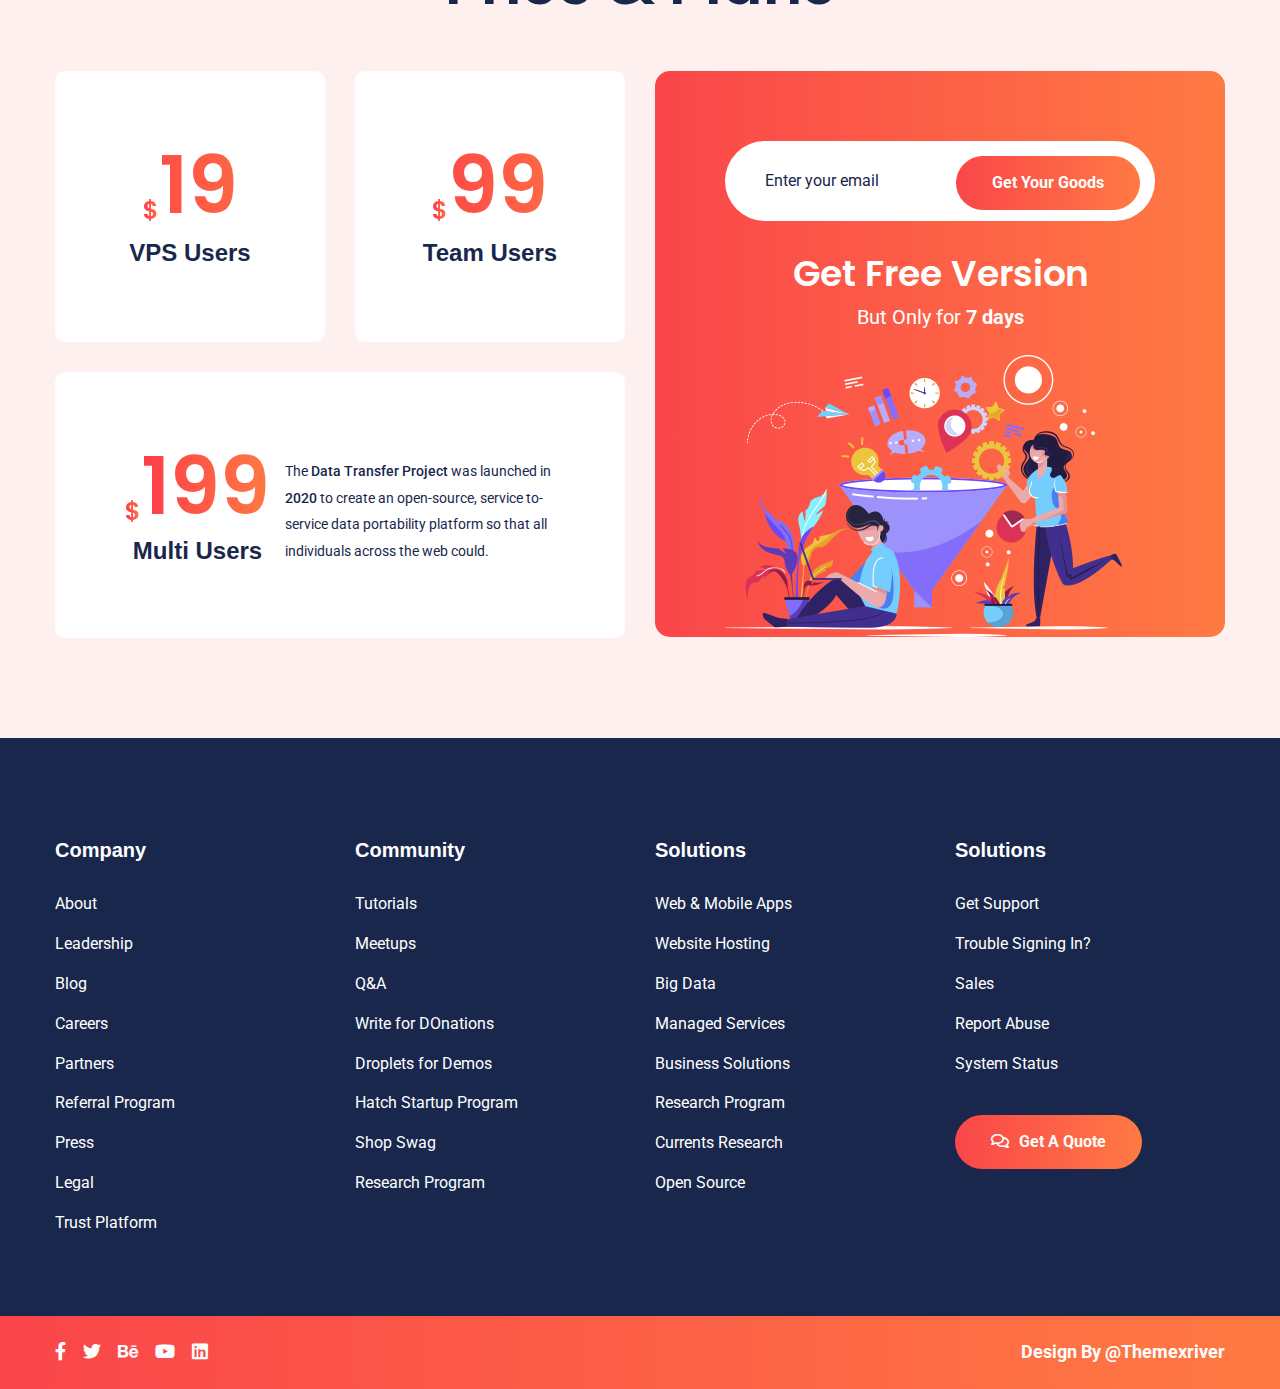
<file: pricing.html>
<!DOCTYPE html>
<html>

<!-- Mirrored from html.themexriver.com/osaas/pricing.html by HTTrack Website Copier/3.x [XR&CO'2014], Thu, 20 Apr 2023 14:13:56 GMT -->
<head>
<meta charset="utf-8">
<title>oSaaS HTML Template | Pricing</title>
<!-- Stylesheets -->
<link href="css/bootstrap.css" rel="stylesheet">
<link href="css/main.css" rel="stylesheet">
<link href="css/responsive.css" rel="stylesheet">

<link rel="shortcut icon" href="images/favicon.png" type="image/x-icon">
<link rel="icon" href="images/favicon.png" type="image/x-icon">

<link href="https://fonts.googleapis.com/css2?family=Poppins:wght@300;400;500;600;700;800;900&amp;family=Roboto:wght@300;400;500;700;900&amp;display=swap" rel="stylesheet">

<!-- Responsive -->
<meta http-equiv="X-UA-Compatible" content="IE=edge">
<meta name="viewport" content="width=device-width, initial-scale=1.0, maximum-scale=1.0, user-scalable=0">

<!--[if lt IE 9]><script src="https://cdnjs.cloudflare.com/ajax/libs/html5shiv/3.7.3/html5shiv.js"></script><![endif]-->
<!--[if lt IE 9]><script src="js/respond.js"></script><![endif]-->
</head>

<body>

<div class="page-wrapper">
 	
    <!-- Preloader -->
    <div class="preloader"></div>
 	
    <!-- Main Header / Header Style Two -->
    <header class="main-header header-style-two">
    					
    	<!-- Header Upper -->
        <div class="header-upper">
        	<div class="outer-container">
            	<div class="clearfix">
                	
                	<div class="pull-left logo-box">
                    	<div class="logo"><a href="index.html"><img src="images/logo-2.png" alt="" title=""></a></div>
                    </div>
					
                   	<div class="nav-outer clearfix">
						<!-- Mobile Navigation Toggler -->
                        <div class="mobile-nav-toggler"><span class="icon flaticon-menu"></span></div>
						<!-- Main Menu -->
						<nav class="main-menu navbar-expand-md">
							<div class="navbar-header">
								<button class="navbar-toggler" type="button" data-toggle="collapse" data-target="#navbarSupportedContent" aria-controls="navbarSupportedContent" aria-expanded="false" aria-label="Toggle navigation">
									<span class="icon-bar"></span>
									<span class="icon-bar"></span>
									<span class="icon-bar"></span>
								</button>
							</div>

							<div class="navbar-collapse show collapse clearfix" id="navbarSupportedContent">
								<ul class="navigation clearfix">
									<li><a href="index-4.html">Home</a></li>
									<li><a href="about.html">About Us</a></li>
									<li><a href="service.html">Services</a></li>																
									<li><a href="portfolio.html">Portfolio</a></li>
									<li class="dropdown"><a href="#">Pages</a>
										<ul>
											<li><a href="team.html">Team</a></li>
											<li><a href="faq.html">Faqs</a></li>
											<li><a href="blog.html">Blog</a></li>
											<li><a href="pricing.html">Pricing</a></li>
											<li><a href="process.html">Process</a></li>
										</ul>
									</li>
									<li><a href="contact.html">Contact</a></li>
								</ul>
							</div>
							
						</nav>
						
						<!-- Outer Box -->
						<div class="outer-box">
							
							<!-- Language -->
							<div class="language dropdown"><a class="btn btn-default dropdown-toggle" id="dropdownMenu1" data-toggle="dropdown" aria-haspopup="true" aria-expanded="true" href="#"><span class="flag-icon"><img src="images/icons/usa-flag.jpg" alt=""/></span></a>
								<ul class="dropdown-menu style-one" aria-labelledby="dropdownMenu1">
									<li><a href="#"><span class="flag"><img src="images/icons/usa.jpg" alt="" /></span> English</a></li>
									<li><a href="#"><span class="flag"><img src="images/icons/german.jpg" alt="" /></span> German</a></li>
									<li><a href="#"><span class="flag"><img src="images/icons/arabic.jpg" alt="" /></span> Arabic</a></li>
									<li><a href="#"><span class="flag"><img src="images/icons/pakistan.jpg" alt="" /></span> Pakistan</a></li>
								</ul>
							</div>
							
							<ul class="button-box">
								<a href="contact.html" class="theme-btn btn-style-four"><span class="txt">Get Started Now</span></a>
							</ul>
							
						</div>
						
					</div>
                   
                </div>
            </div>
        </div>
        <!--End Header Upper-->
        
		<!-- Mobile Menu  -->
        <div class="mobile-menu">
            <div class="menu-backdrop"></div>
            <div class="close-btn"><span class="icon flaticon-multiply"></span></div>
            
            <nav class="menu-box">
                <div class="nav-logo"><a href="index.html"><img src="images/logo-2.png" alt="" title=""></a></div>
                <div class="menu-outer"><!--Here Menu Will Come Automatically Via Javascript / Same Menu as in Header--></div>
            </nav>
        </div><!-- End Mobile Menu -->
		
    </header>
    <!--End Main Header -->
	
	<!-- Page Title -->
    <section class="page-title">
		<div class="images-outer">
			<div class="image one"><img src="images/resource/page-title-1.jpg" alt="" /></div>
			<div class="image two"><img src="images/resource/page-title-2.jpg" alt="" /></div>
			<div class="image three"><img src="images/resource/page-title-3.jpg" alt="" /></div>
			<div class="image four"><img src="images/resource/page-title-4.jpg" alt="" /></div>
			<div class="image five"><img src="images/resource/page-title-5.jpg" alt="" /></div>
		</div>
		<div class="auto-container">
			<h1>Price & Plans</h1>
			<ul class="page-breadcrumb">
				<li><a href="index.html">Home</a></li>
				<li>Pricing</li>
			</ul>
        </div>
    </section>
    <!-- End Page Title -->
	
	<!-- Price Section -->
	<section class="price-section style-three">
		<div class="auto-container">
			<div class="clearfix">
				
				<!-- Trial Section -->
				<div class="trial-column col-lg-4 col-md-12 col-sm-12">
					<div class="inner-column wow fadeInLeft" data-wow-delay="0ms" data-wow-duration="1500ms" style="background-image:url(images/background/1.jpg)">
						<div class="icon flaticon-woman"></div>
						<h2>7 Day Trail <span>Access</span></h2>
						<div class="title">Get trail experience</div>
						<div class="text">Its only for trail base not for core <br> level & parmanent use.</div>
						<ul class="app-options">
							<li><a href="#" class="fab fa-windows"></a></li>
							<li><a href="#" class="fab fa-apple"></a></li>
						</ul>
					</div>
				</div>
				
				<!-- Price Section -->
				<div class="price-column col-lg-8 col-md-12 col-sm-12">
					<div class="inner-column wow fadeInRight" data-wow-delay="0ms" data-wow-duration="1500ms">
						<div class="upper-box">
							<div class="title-box">
								<div class="title-inner">
									<span class="icon flaticon-team"></span>
									<h2>Life Time <span>Access</span></h2>
									<div class="title">Get Amazing experience</div>
								</div>
							</div>
							<div class="price"><sub>$</sub>299<sub>.00</sub></div>
							<div class="text">No setup fees, monthly fees or hidden fees - only pay for what you user. + Automatic volume discounts.</div>
						</div>
						<div class="lower-box">
							<div class="row clearfix">
								<div class="column col-lg-6 col-md-6 col-sm-12">
									<ul class="list-style-one">
										<li><span>Unlimited </span>Access</li>
										<li><span>100GB </span>Cloud Hosting</li>
										<li><span>Double </span>Authentication</li>
									</ul>
								</div>
								<div class="column col-lg-6 col-md-6 col-sm-12">
									<ul class="list-style-one">
										<li><span>Mobile & Tab </span>Access</li>
										<li><span>24/7 Online </span>Support</li>
										<li><span>Easy To </span>Edit & Customize</li>
									</ul>
								</div>
							</div>
						</div>
					</div>
				</div>
				
			</div>
			
		</div>
	</section>
	<!-- End Price Section -->
	
	<!-- Pricing Section -->
	<section class="pricing-section">
		<div class="auto-container">
			<!-- Sec Title -->
			<div class="sec-title style-two centered">
				<div class="title">Get 7 Day Money Back Gurentee</div>
				<h1>Price & Plans</h1>
			</div>
			<div class="row clearfix">
				
				<!-- Column -->
				<div class="column col-lg-6 col-md-12 col-sm-12">
					<div class="row clearfix">
						
						<!-- Price Box -->
						<div class="price-box col-lg-6 col-md-6 col-sm-12">
							<div class="box-inner">
								<div class="price"><sub>$</sub>19</div>
								<h4>VPS Users</h4>
							</div>
						</div>
						
						<!-- Price Box -->
						<div class="price-box col-lg-6 col-md-6 col-sm-12">
							<div class="box-inner">
								<div class="price"><sub>$</sub>99</div>
								<h4>Team Users</h4>
							</div>
						</div>
						
						<!-- Price Box Two -->
						<div class="price-box-two col-lg-12 col-md-12 col-sm-12">
							<div class="box-inner">
								<div class="content">
									<div class="price-box">
										<div class="price">
											<sub>$</sub>199
										</div>
										<h4>Multi Users</h4>
									</div>
									<div class="text">The <span>Data Transfer Project</span> was launched in <span>2020</span> to create an open-source, service to-service data portability platform so that all individuals across the web could.</div>
								</div>
							</div>
						</div>
						
					</div>
				</div>
				
				<!-- Version Column -->
				<div class="version-column col-lg-6 col-md-12 col-sm-12">
					<div class="inner-column">
						<!-- Subscribe Form Three -->
						<div class="subscribe-form-three">
							<form method="post" action="https://html.themexriver.com/osaas/contact.html">
								<div class="form-group">
									<input type="email" name="email" value="" placeholder="Enter your email" required>
									<button type="submit" class="theme-btn btn-style-four"><span class="txt">Get Your Goods</span></button>
								</div>
							</form>
						</div>
						<h2>Get Free Version</h2>
						<div class="days">But Only for <span>7 days</span></div>
						<div class="image">
							<img src="images/resource/version.png" alt="" />
						</div>
					</div>
				</div>
				
			</div>
		</div>
	</section>
	<!-- End Pricing Section -->
	
	<!-- Main Footer -->
    <footer class="main-footer style-five">
    	<div class="auto-container">
        	<!-- Widgets Section -->
            <div class="widgets-section">
            	<div class="row clearfix">
                	
                    <!-- Column -->
                    <div class="big-column col-lg-6 col-md-12 col-sm-12">
						<div class="row clearfix">
						
                        	<!-- Footer Column -->
                            <div class="footer-column col-lg-6 col-md-6 col-sm-12">
                                <div class="footer-widget links-widget">
									<h5>Company</h5>
									<ul class="list-link">
										<li><a href="#">About</a></li>
										<li><a href="#">Leadership</a></li>
										<li><a href="#">Blog</a></li>
										<li><a href="#">Careers</a></li>
										<li><a href="#">Partners</a></li>
										<li><a href="#">Referral Program</a></li>
										<li><a href="#">Press</a></li>
										<li><a href="#">Legal</a></li>
										<li><a href="#">Trust Platform</a></li>
									</ul>
								</div>
							</div>
							
							<!-- Footer Column -->
                            <div class="footer-column col-lg-6 col-md-6 col-sm-12">
                                <div class="footer-widget links-widget">
									<h5>Community</h5>
									<ul class="list-link">
										<li><a href="#">Tutorials</a></li>
										<li><a href="#">Meetups</a></li>
										<li><a href="#">Q&A </a></li>
										<li><a href="#">Write for DOnations</a></li>
										<li><a href="#">Droplets for Demos</a></li>
										<li><a href="#">Hatch Startup Program</a></li>
										<li><a href="#">Shop Swag</a></li>
										<li><a href="#">Research Program</a></li>
									</ul>
								</div>
							</div>
							
						</div>
					</div>
					
					<!-- Column -->
                    <div class="big-column col-lg-6 col-md-12 col-sm-12">
						<div class="row clearfix">
						
                        	<!-- Footer Column -->
                            <div class="footer-column col-lg-6 col-md-6 col-sm-12">
                                <div class="footer-widget links-widget">
									<h5>Solutions</h5>
									<ul class="list-link">
										<li><a href="#">Web & Mobile Apps</a></li>
										<li><a href="#">Website Hosting</a></li>
										<li><a href="#">Big Data</a></li>
										<li><a href="#">Managed Services</a></li>
										<li><a href="#">Business Solutions</a></li>
										<li><a href="#">Research Program</a></li>
										<li><a href="#">Currents Research</a></li>
										<li><a href="#">Open Source</a></li>
									</ul>
								</div>
							</div>
							
							<!-- Footer Column -->
                            <div class="footer-column col-lg-6 col-md-6 col-sm-12">
                                <div class="footer-widget links-widget">
									<h5>Solutions</h5>
									<ul class="list-link">
										<li><a href="#">Get Support</a></li>
										<li><a href="#">Trouble Signing In?</a></li>
										<li><a href="#">Sales</a></li>
										<li><a href="#">Report Abuse</a></li>
										<li><a href="#">System Status</a></li>
									</ul><br>
									<a href="contact.html" class="theme-btn btn-style-four"><span class="txt"><i class="far fa-comments"></i>Get A Quote</span></a>
								</div>
							</div>
							
						</div>
					</div>
					
				</div>
			</div>
			
		</div>
		
		<!-- Footer Bottom -->
		<div class="footer-bottom">
			<div class="auto-container">
				<div class="inner-container">
					<div class="row clearfix">
						
						<!-- Social Column -->
						<div class="social-column col-lg-6 col-md-6 col-sm-12">
							<ul>
								<li><a href="#"><span class="fab fa-facebook-f"></span></a></li>
								<li><a href="#"><span class="fab fa-twitter"></span></a></li>
								<li><a href="#"><span class="fab fa-behance"></span></a></li>
								<li><a href="#"><span class="fab fa-youtube"></span></a></li>
								<li><a href="#"><span class="fab fa-linkedin"></span></a></li>
							</ul>
						</div>
						
						<!-- Copyright Column -->
						<div class="copyright-column col-lg-6 col-md-6 col-sm-12">
							<div class="copyright">Design By <a href="#">@Themexriver</a></div>
						</div>
						
					</div>
				</div>
			</div>
		</div>
		
	</footer>
	<!-- End Main Footer -->
	
</div>
<!--End pagewrapper-->

<!-- Scroll To Top -->
<div class="scroll-to-top scroll-to-target" data-target="html"><span class="fa fa-arrow-circle-up"></span></div>

<script src="js/jquery.js"></script>
<script src="js/popper.min.js"></script>
<script src="js/bootstrap.min.js"></script>
<script src="js/jquery.mCustomScrollbar.concat.min.js"></script>
<script src="js/jquery.fancybox.js"></script>
<script src="js/appear.js"></script>
<script src="js/owl.js"></script>
<script src="js/wow.js"></script>
<script src="js/knob.js"></script>
<script src="js/element-in-view.js"></script>
<script src="js/jquery-ui.js"></script>
<script src="js/script.js"></script>

</body>

<!-- Mirrored from html.themexriver.com/osaas/pricing.html by HTTrack Website Copier/3.x [XR&CO'2014], Thu, 20 Apr 2023 14:13:56 GMT -->
</html>
</file>
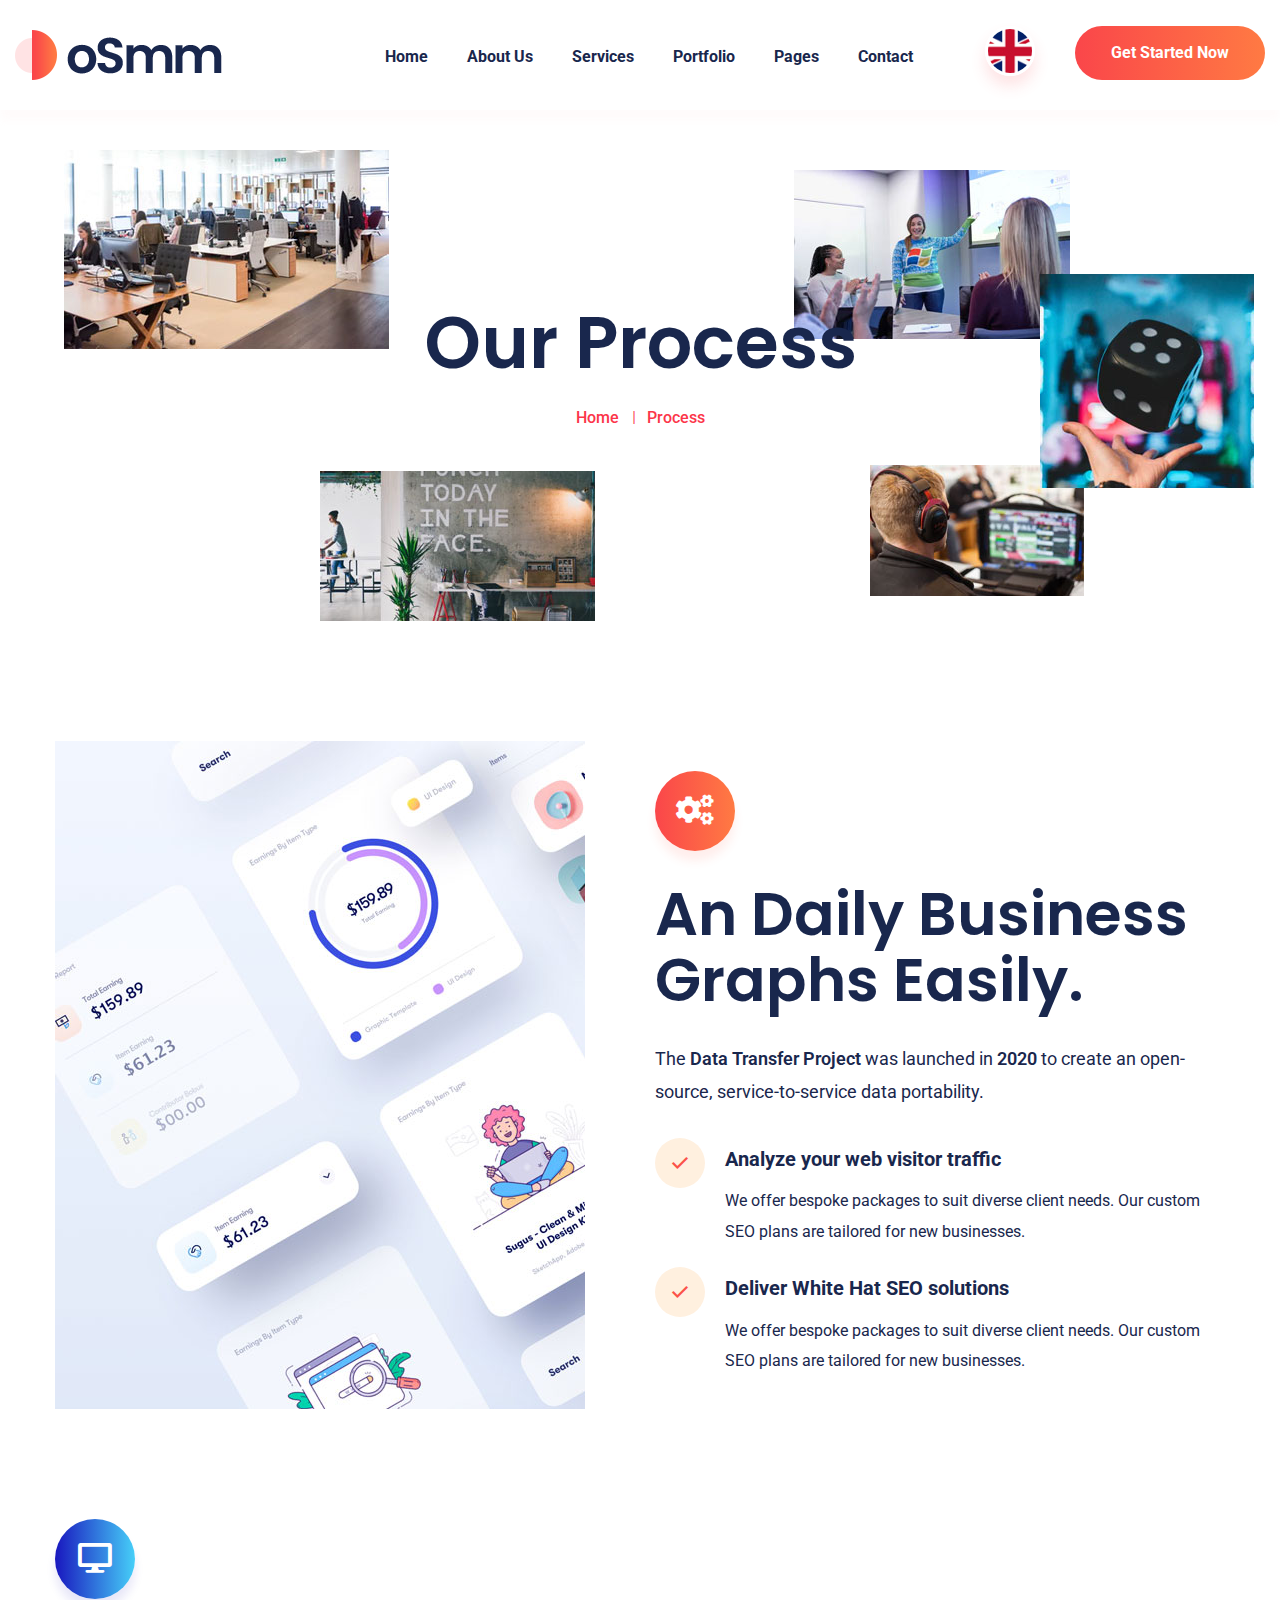
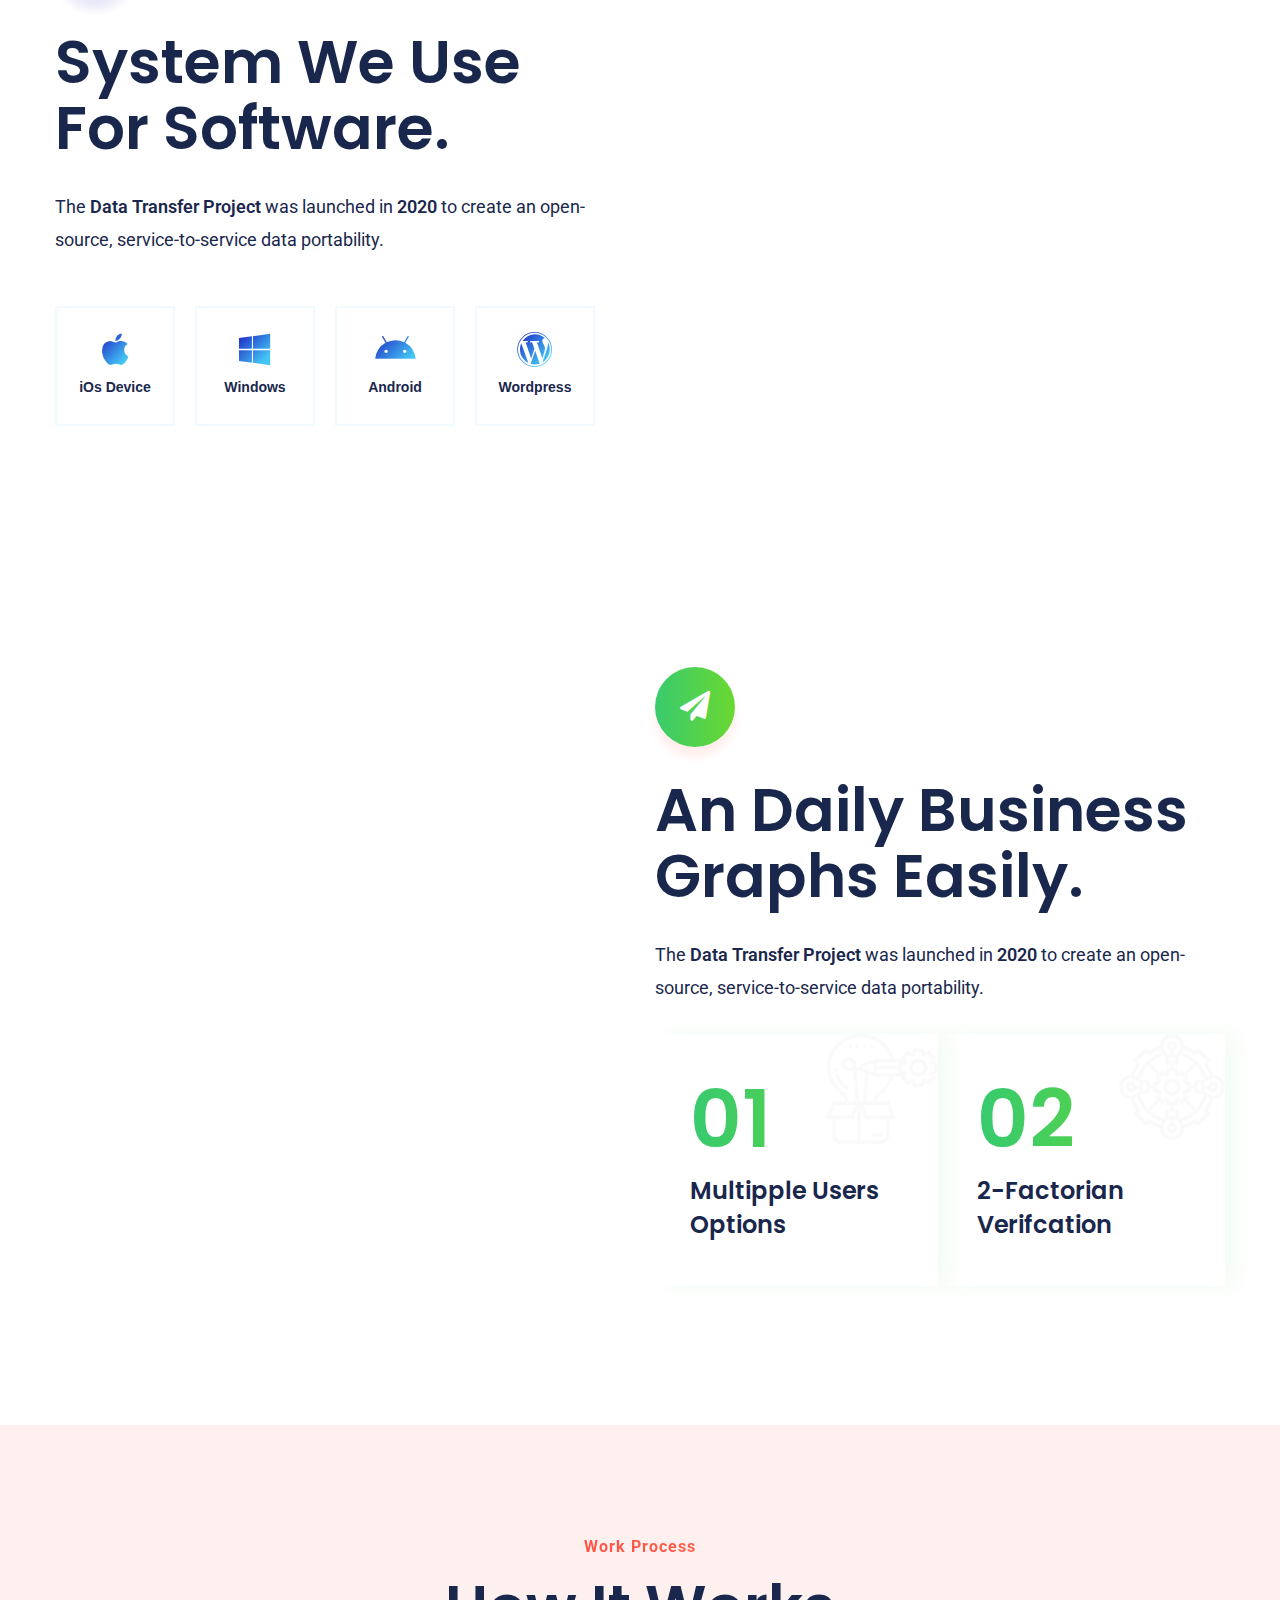
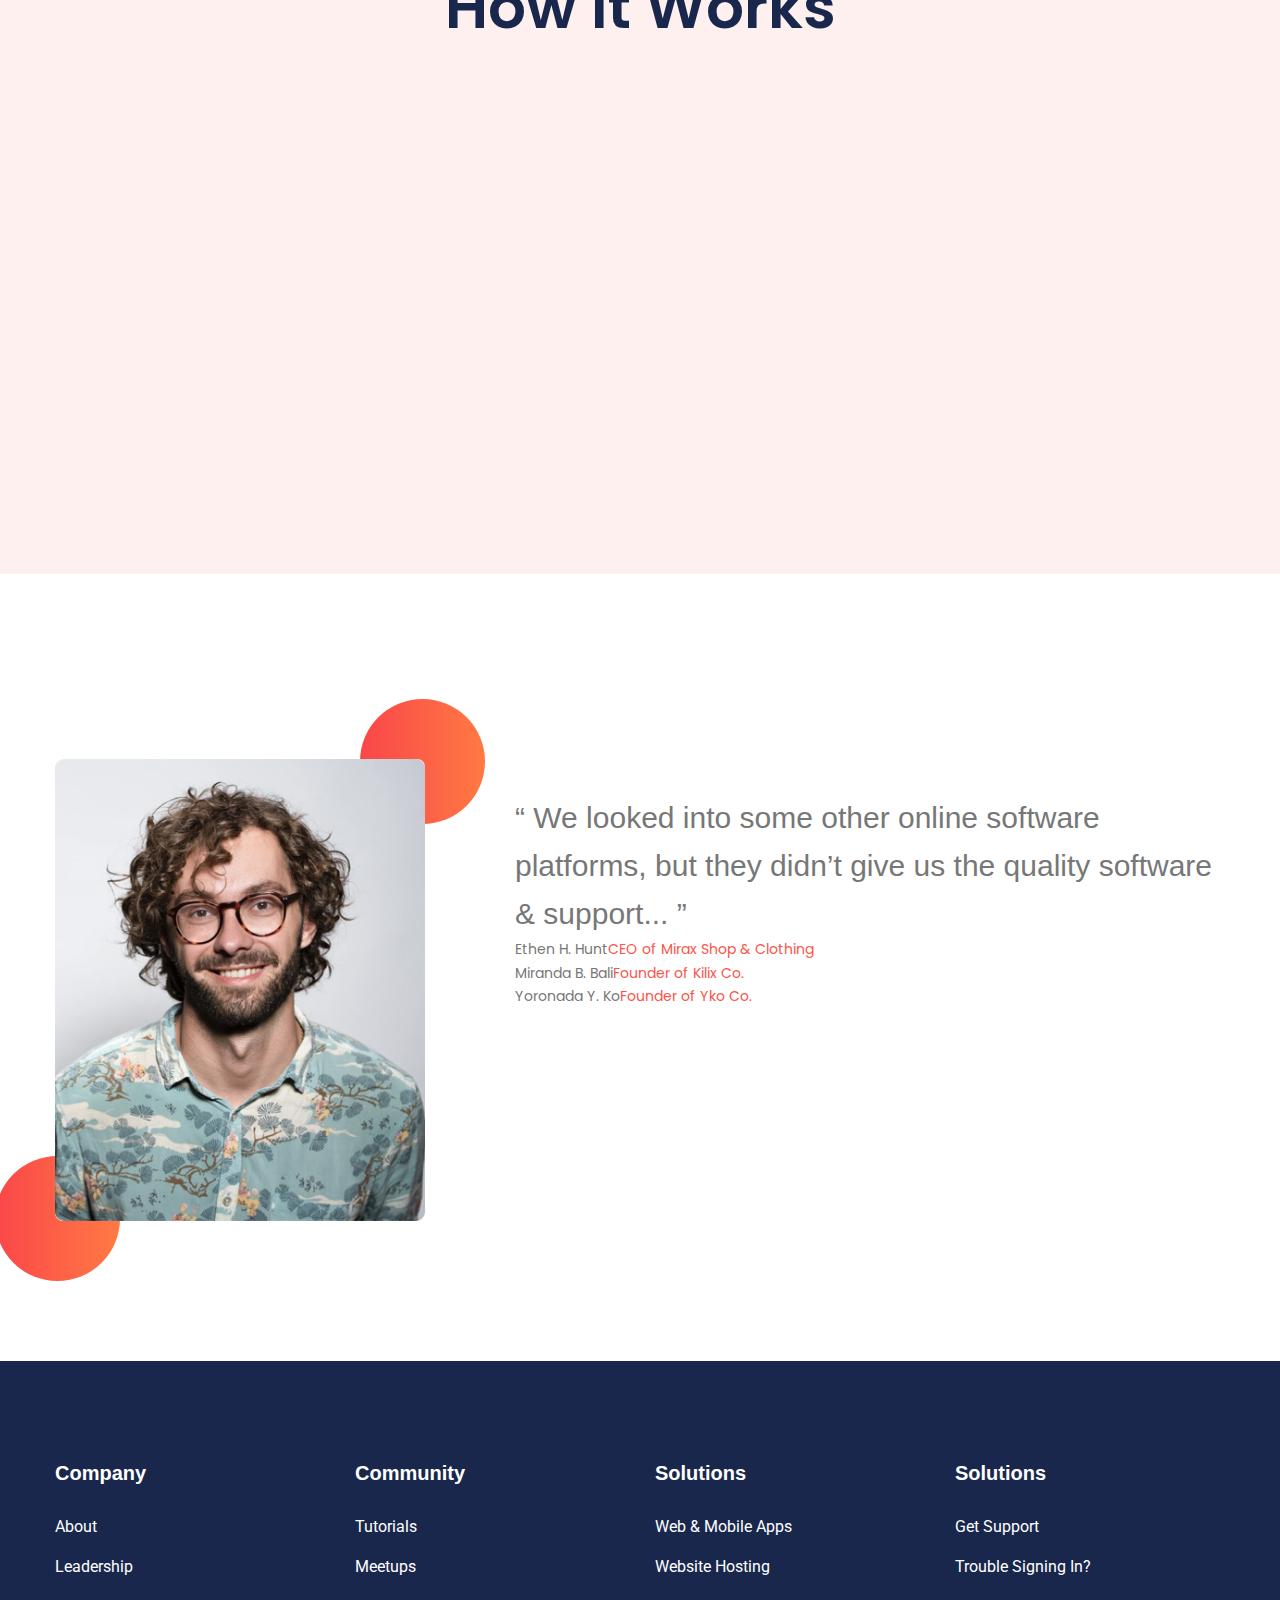
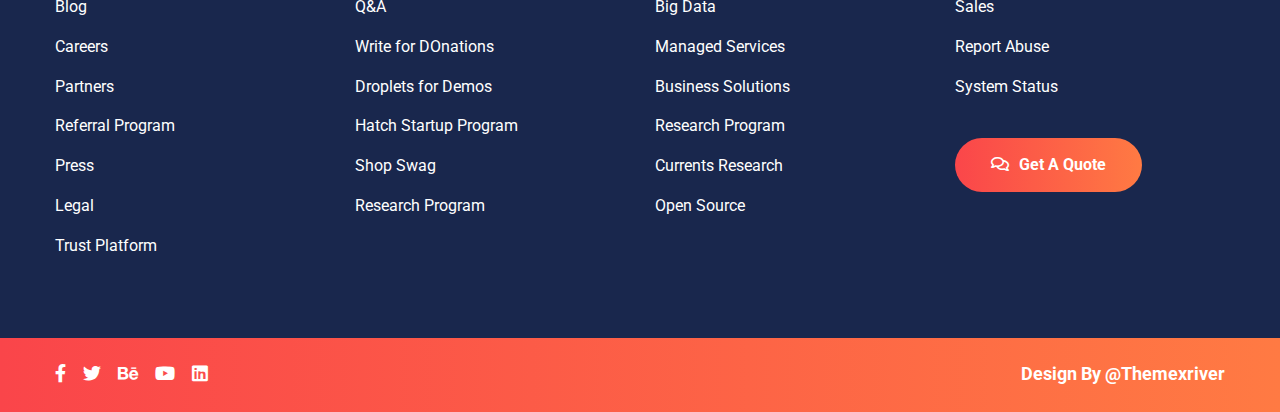
<file: process.html>
<!DOCTYPE html>
<html>

<!-- Mirrored from html.themexriver.com/osaas/process.html by HTTrack Website Copier/3.x [XR&CO'2014], Thu, 20 Apr 2023 14:13:56 GMT -->
<head>
<meta charset="utf-8">
<title>oSaaS HTML Template | Process</title>
<!-- Stylesheets -->
<link href="css/bootstrap.css" rel="stylesheet">
<link href="css/main.css" rel="stylesheet">
<link href="css/responsive.css" rel="stylesheet">

<link rel="shortcut icon" href="images/favicon.png" type="image/x-icon">
<link rel="icon" href="images/favicon.png" type="image/x-icon">

<link href="https://fonts.googleapis.com/css2?family=Poppins:wght@300;400;500;600;700;800;900&amp;family=Roboto:wght@300;400;500;700;900&amp;display=swap" rel="stylesheet">

<!-- Responsive -->
<meta http-equiv="X-UA-Compatible" content="IE=edge">
<meta name="viewport" content="width=device-width, initial-scale=1.0, maximum-scale=1.0, user-scalable=0">

<!--[if lt IE 9]><script src="https://cdnjs.cloudflare.com/ajax/libs/html5shiv/3.7.3/html5shiv.js"></script><![endif]-->
<!--[if lt IE 9]><script src="js/respond.js"></script><![endif]-->
</head>

<body>

<div class="page-wrapper">
 	
    <!-- Preloader -->
    <div class="preloader"></div>
 	
    <!-- Main Header / Header Style Two -->
    <header class="main-header header-style-two">
		
    	<!-- Header Upper -->
        <div class="header-upper">
        	<div class="outer-container">
            	<div class="clearfix">
                	
                	<div class="pull-left logo-box">
                    	<div class="logo"><a href="index.html"><img src="images/logo-2.png" alt="" title=""></a></div>
                    </div>
					
                   	<div class="nav-outer clearfix">
						<!-- Mobile Navigation Toggler -->
                        <div class="mobile-nav-toggler"><span class="icon flaticon-menu"></span></div>
						<!-- Main Menu -->
						<nav class="main-menu navbar-expand-md">
							<div class="navbar-header">
								<button class="navbar-toggler" type="button" data-toggle="collapse" data-target="#navbarSupportedContent" aria-controls="navbarSupportedContent" aria-expanded="false" aria-label="Toggle navigation">
									<span class="icon-bar"></span>
									<span class="icon-bar"></span>
									<span class="icon-bar"></span>
								</button>
							</div>

							<div class="navbar-collapse show collapse clearfix" id="navbarSupportedContent">
								<ul class="navigation clearfix">
									<li><a href="index-4.html">Home</a></li>
									<li><a href="about.html">About Us</a></li>
									<li><a href="service.html">Services</a></li>																
									<li><a href="portfolio.html">Portfolio</a></li>
									<li class="dropdown"><a href="#">Pages</a>
										<ul>
											<li><a href="team.html">Team</a></li>
											<li><a href="faq.html">Faqs</a></li>
											<li><a href="blog.html">Blog</a></li>
											<li><a href="pricing.html">Pricing</a></li>
											<li><a href="process.html">Process</a></li>
										</ul>
									</li>
									<li><a href="contact.html">Contact</a></li>
								</ul>
							</div>
							
						</nav>
						
						<!-- Outer Box -->
						<div class="outer-box">
							
							<!-- Language -->
							<div class="language dropdown"><a class="btn btn-default dropdown-toggle" id="dropdownMenu1" data-toggle="dropdown" aria-haspopup="true" aria-expanded="true" href="#"><span class="flag-icon"><img src="images/icons/usa-flag.jpg" alt=""/></span></a>
								<ul class="dropdown-menu style-one" aria-labelledby="dropdownMenu1">
									<li><a href="#"><span class="flag"><img src="images/icons/usa.jpg" alt="" /></span> English</a></li>
									<li><a href="#"><span class="flag"><img src="images/icons/german.jpg" alt="" /></span> German</a></li>
									<li><a href="#"><span class="flag"><img src="images/icons/arabic.jpg" alt="" /></span> Arabic</a></li>
									<li><a href="#"><span class="flag"><img src="images/icons/pakistan.jpg" alt="" /></span> Pakistan</a></li>
								</ul>
							</div>
							
							<ul class="button-box">
								<a href="contact.html" class="theme-btn btn-style-four"><span class="txt">Get Started Now</span></a>
							</ul>
							
						</div>
						
					</div>
                   
                </div>
            </div>
        </div>
        <!--End Header Upper-->
        
		<!-- Mobile Menu  -->
        <div class="mobile-menu">
            <div class="menu-backdrop"></div>
            <div class="close-btn"><span class="icon flaticon-multiply"></span></div>
            
            <nav class="menu-box">
                <div class="nav-logo"><a href="index.html"><img src="images/logo-2.png" alt="" title=""></a></div>
                <div class="menu-outer"><!--Here Menu Will Come Automatically Via Javascript / Same Menu as in Header--></div>
            </nav>
        </div><!-- End Mobile Menu -->
		
    </header>
    <!--End Main Header -->
	
	<!-- Page Title -->
    <section class="page-title">
		<div class="images-outer">
			<div class="image one"><img src="images/resource/page-title-1.jpg" alt="" /></div>
			<div class="image two"><img src="images/resource/page-title-2.jpg" alt="" /></div>
			<div class="image three"><img src="images/resource/page-title-3.jpg" alt="" /></div>
			<div class="image four"><img src="images/resource/page-title-4.jpg" alt="" /></div>
			<div class="image five"><img src="images/resource/page-title-5.jpg" alt="" /></div>
		</div>
		<div class="auto-container">
			<h1>Our Process</h1>
			<ul class="page-breadcrumb">
				<li><a href="index.html">Home</a></li>
				<li>Process</li>
			</ul>
        </div>
    </section>
    <!-- End Page Title -->
	
	<!-- Process Section -->
	<section class="process-page-section">
		<div class="auto-container">
			
			<!-- Process Block Two -->
			<div class="process-block-two">
				<div class="inner-box">
					<div class="row clearfix">
						
						<!-- Image Column -->
						<div class="image-column col-lg-6 col-md-12 col-sm-12">
							<div class="inner-column wow fadeInLeft" data-wow-delay="0ms" data-wow-duration="1500ms">
								<div class="image">
									<img src="images/resource/process-1.jpg" alt="" />
								</div>
							</div>
						</div>
						
						<!-- Content Column -->
						<div class="content-column col-lg-6 col-md-12 col-sm-12">
							<div class="inner-column">
								<div class="icon-box">
									<span class="icon fas fa-cogs"></span>
								</div>
								<h1>An Daily Business <br> Graphs Easily.</h1>
								<div class="text">The <span>Data Transfer Project</span> was launched in <span>2020</span> to create an open-source, service-to-service data portability.</div>
								<ul class="list-style-two">
									<li><span>Analyze your web visitor traffic </span>We offer bespoke packages to suit diverse client needs. Our custom SEO plans are tailored for new businesses.</li>
									<li><span>Deliver White Hat SEO solutions </span>We offer bespoke packages to suit diverse client needs. Our custom SEO plans are tailored for new businesses.</li>
								</ul>
							</div>
						</div>
						
					</div>
				</div>
			</div>
			
			<!-- Process Block Three -->
			<div class="process-block-three">
				<div class="inner-box">
					<div class="row clearfix">
						
						<!-- Content Column -->
						<div class="content-column col-lg-6 col-md-12 col-sm-12">
							<div class="inner-column">
								<div class="icon-box">
									<span class="icon fas fa-desktop"></span>
								</div>
								<h1>System We Use <br> For Software.</h1>
								<div class="text">The <span>Data Transfer Project</span> was launched in <span>2020</span> to create an open-source, service-to-service data portability.</div>
								<div class="app-options clearfix">
									<!-- App Block -->
									<div class="app-block">
										<a href="#" class="overlay-link"></a>
										<span class="icon fab fa-apple"></span>
										<h6>iOs Device</h6>
									</div>
									<!-- App Block -->
									<div class="app-block">
										<a href="#" class="overlay-link"></a>
										<span class="icon fab fa-windows"></span>
										<h6>Windows</h6>
									</div>
									<!-- App Block -->
									<div class="app-block">
										<a href="#" class="overlay-link"></a>
										<span class="icon fab fa-android"></span>
										<h6>Android</h6>
									</div>
									<!-- App Block -->
									<div class="app-block">
										<a href="#" class="overlay-link"></a>
										<span class="icon fab fa-wordpress"></span>
										<h6>Wordpress</h6>
									</div>
								</div>
							</div>
						</div>
						
						<!-- Image Column -->
						<div class="image-column col-lg-6 col-md-12 col-sm-12">
							<div class="inner-column wow fadeInRight" data-wow-delay="0ms" data-wow-duration="1500ms">
								<div class="image">
									<img src="images/resource/process-2.jpg" alt="" />
								</div>
							</div>
						</div>
						
					</div>
				</div>
			</div>
			
			<!-- Process Block Four -->
			<div class="process-block-four">
				<div class="inner-box">
					<div class="row clearfix">
						
						<!-- Image Column -->
						<div class="image-column col-lg-6 col-md-12 col-sm-12">
							<div class="inner-column wow fadeInLeft" data-wow-delay="0ms" data-wow-duration="1500ms">
								<div class="image">
									<img src="images/resource/process-3.jpg" alt="" />
								</div>
							</div>
						</div>
						
						<!-- Content Column -->
						<div class="content-column col-lg-6 col-md-12 col-sm-12">
							<div class="inner-column">
								<div class="icon-box">
									<span class="icon fas fa-paper-plane"></span>
								</div>
								<h1>An Daily Business <br> Graphs Easily.</h1>
								<div class="text">The <span>Data Transfer Project</span> was launched in <span>2020</span> to create an open-source, service-to-service data portability.</div>
								<div class="row clearfix">
									<!-- Number Block -->
									<div class="number-block-two col-lg-6 col-md-6 col-sm-12">
										<div class="block-inner">
											<div class="icon"><img src="images/icons/process-icon-1.png" alt="" /></div>
											<div class="number">01</div>
											<h4>Multipple Users Options</h4>
										</div>
									</div>
									<!-- Number Block -->
									<div class="number-block-two col-lg-6 col-md-6 col-sm-12">
										<div class="block-inner">
											<div class="icon"><img src="images/icons/process-icon-2.png" alt="" /></div>
											<div class="number">02</div>
											<h4>2-Factorian Verifcation</h4>
										</div>
									</div>
								</div>
							</div>
						</div>
						
					</div>
				</div>
			</div>
			
		</div>
	</section>
	<!-- End Faq's Page Section -->
	
	<!-- Works Section -->
	<section class="works-section">
		<div class="auto-container">
			<!-- Sec Title -->
			<div class="sec-title style-two centered">
				<div class="title">Work Process</div>
				<h1>How It Works</h1>
			</div>
			<div class="row clearfix">
				
				<!-- Work Block -->
				<div class="work-block col-lg-4 col-md-6 col-sm-12">
					<div class="inner-box wow fadeInLeft" data-wow-delay="0ms" data-wow-duration="1500ms">
						<div class="icon-box">
							<span class="icon flaticon-computer"></span>
							<span class="check flaticon-tick-1"></span>
						</div>
						<h3><a href="service-detail.html">Data Collection</a></h3>
						<div class="text">The Data Transfer Project was launched in 2020 to create an open-source, service-to-service.</div>
						<a href="service-detail.html" class="arrow"><span class="flaticon-arrow-pointing-to-right"></span></a>
					</div>
				</div>
				
				<!-- Work Block -->
				<div class="work-block col-lg-4 col-md-6 col-sm-12">
					<div class="inner-box wow fadeInUp" data-wow-delay="0ms" data-wow-duration="1500ms">
						<div class="icon-box">
							<span class="icon flaticon-location-1"></span>
							<span class="check flaticon-tick-1"></span>
						</div>
						<h3><a href="service-detail.html">Research With Location</a></h3>
						<div class="text">The Data Transfer Project was launched in 2020 to create an open-source, service-to-service.</div>
						<a href="service-detail.html" class="arrow"><span class="flaticon-arrow-pointing-to-right"></span></a>
					</div>
				</div>
				
				<!-- Work Block -->
				<div class="work-block col-lg-4 col-md-6 col-sm-12">
					<div class="inner-box wow fadeInRight" data-wow-delay="0ms" data-wow-duration="1500ms">
						<div class="icon-box">
							<span class="icon flaticon-team"></span>
							<span class="check flaticon-tick-1"></span>
						</div>
						<h3><a href="service-detail.html">Project Deliver</a></h3>
						<div class="text">The Data Transfer Project was launched in 2020 to create an open-source, service-to-service.</div>
						<a href="service-detail.html" class="arrow"><span class="flaticon-arrow-pointing-to-right"></span></a>
					</div>
				</div>
				
			</div>
		</div>
	</section>
	<!-- End Works Section -->
	
	<!-- Partners Section -->
	<section class="partners-section style-two">
		<div class="auto-container">
			<div class="row clearfix">
				
				<!-- Image Column -->
				<div class="image-column col-lg-4 col-md-12 col-sm-12">
					<div class="inner-column">
						<div class="circle-one"></div>
						<div class="circle-two"></div>
						<div class="image">
							<img src="images/resource/partner-1.jpg" alt="" />
						</div>
					</div>
				</div>
				
				<!-- Content Column -->
				<div class="content-column col-lg-8 col-md-12 col-sm-12">
					<div class="inner-column">
						<h2>“ We looked into some other online software platforms, but they didn’t give us the quality software & support... ”</h2>
						<div class="lower-box clearfix">
							<ul>
								<li>Ethen H. Hunt<span>CEO of Mirax Shop & Clothing</span></li>
								<li>Miranda B. Bali<span>Founder of Kilix Co.</span></li>
								<li>Yoronada Y. Ko<span>Founder of Yko Co.</span></li>
							</ul>
						</div>
					</div>
				</div>
				
			</div>
		</div>
	</section>
	
	<!-- Main Footer -->
    <footer class="main-footer style-five">
    	<div class="auto-container">
        	<!-- Widgets Section -->
            <div class="widgets-section">
            	<div class="row clearfix">
                	
                    <!-- Column -->
                    <div class="big-column col-lg-6 col-md-12 col-sm-12">
						<div class="row clearfix">
						
                        	<!-- Footer Column -->
                            <div class="footer-column col-lg-6 col-md-6 col-sm-12">
                                <div class="footer-widget links-widget">
									<h5>Company</h5>
									<ul class="list-link">
										<li><a href="#">About</a></li>
										<li><a href="#">Leadership</a></li>
										<li><a href="#">Blog</a></li>
										<li><a href="#">Careers</a></li>
										<li><a href="#">Partners</a></li>
										<li><a href="#">Referral Program</a></li>
										<li><a href="#">Press</a></li>
										<li><a href="#">Legal</a></li>
										<li><a href="#">Trust Platform</a></li>
									</ul>
								</div>
							</div>
							
							<!-- Footer Column -->
                            <div class="footer-column col-lg-6 col-md-6 col-sm-12">
                                <div class="footer-widget links-widget">
									<h5>Community</h5>
									<ul class="list-link">
										<li><a href="#">Tutorials</a></li>
										<li><a href="#">Meetups</a></li>
										<li><a href="#">Q&A </a></li>
										<li><a href="#">Write for DOnations</a></li>
										<li><a href="#">Droplets for Demos</a></li>
										<li><a href="#">Hatch Startup Program</a></li>
										<li><a href="#">Shop Swag</a></li>
										<li><a href="#">Research Program</a></li>
									</ul>
								</div>
							</div>
							
						</div>
					</div>
					
					<!-- Column -->
                    <div class="big-column col-lg-6 col-md-12 col-sm-12">
						<div class="row clearfix">
						
                        	<!-- Footer Column -->
                            <div class="footer-column col-lg-6 col-md-6 col-sm-12">
                                <div class="footer-widget links-widget">
									<h5>Solutions</h5>
									<ul class="list-link">
										<li><a href="#">Web & Mobile Apps</a></li>
										<li><a href="#">Website Hosting</a></li>
										<li><a href="#">Big Data</a></li>
										<li><a href="#">Managed Services</a></li>
										<li><a href="#">Business Solutions</a></li>
										<li><a href="#">Research Program</a></li>
										<li><a href="#">Currents Research</a></li>
										<li><a href="#">Open Source</a></li>
									</ul>
								</div>
							</div>
							
							<!-- Footer Column -->
                            <div class="footer-column col-lg-6 col-md-6 col-sm-12">
                                <div class="footer-widget links-widget">
									<h5>Solutions</h5>
									<ul class="list-link">
										<li><a href="#">Get Support</a></li>
										<li><a href="#">Trouble Signing In?</a></li>
										<li><a href="#">Sales</a></li>
										<li><a href="#">Report Abuse</a></li>
										<li><a href="#">System Status</a></li>
									</ul><br>
									<a href="contact.html" class="theme-btn btn-style-four"><span class="txt"><i class="far fa-comments"></i>Get A Quote</span></a>
								</div>
							</div>
							
						</div>
					</div>
					
				</div>
			</div>
			
		</div>
		
		<!-- Footer Bottom -->
		<div class="footer-bottom">
			<div class="auto-container">
				<div class="inner-container">
					<div class="row clearfix">
						
						<!-- Social Column -->
						<div class="social-column col-lg-6 col-md-6 col-sm-12">
							<ul>
								<li><a href="#"><span class="fab fa-facebook-f"></span></a></li>
								<li><a href="#"><span class="fab fa-twitter"></span></a></li>
								<li><a href="#"><span class="fab fa-behance"></span></a></li>
								<li><a href="#"><span class="fab fa-youtube"></span></a></li>
								<li><a href="#"><span class="fab fa-linkedin"></span></a></li>
							</ul>
						</div>
						
						<!-- Copyright Column -->
						<div class="copyright-column col-lg-6 col-md-6 col-sm-12">
							<div class="copyright">Design By <a href="#">@Themexriver</a></div>
						</div>
						
					</div>
				</div>
			</div>
		</div>
		
	</footer>
	<!-- End Main Footer -->
	
</div>
<!--End pagewrapper-->

<!-- Scroll To Top -->
<div class="scroll-to-top scroll-to-target" data-target="html"><span class="fa fa-arrow-circle-up"></span></div>

<script src="js/jquery.js"></script>
<script src="js/popper.min.js"></script>
<script src="js/bootstrap.min.js"></script>
<script src="js/jquery.mCustomScrollbar.concat.min.js"></script>
<script src="js/jquery.fancybox.js"></script>
<script src="js/appear.js"></script>
<script src="js/owl.js"></script>
<script src="js/wow.js"></script>
<script src="js/knob.js"></script>
<script src="js/element-in-view.js"></script>
<script src="js/jquery-ui.js"></script>
<script src="js/script.js"></script>

</body>

<!-- Mirrored from html.themexriver.com/osaas/process.html by HTTrack Website Copier/3.x [XR&CO'2014], Thu, 20 Apr 2023 14:14:00 GMT -->
</html>
</file>
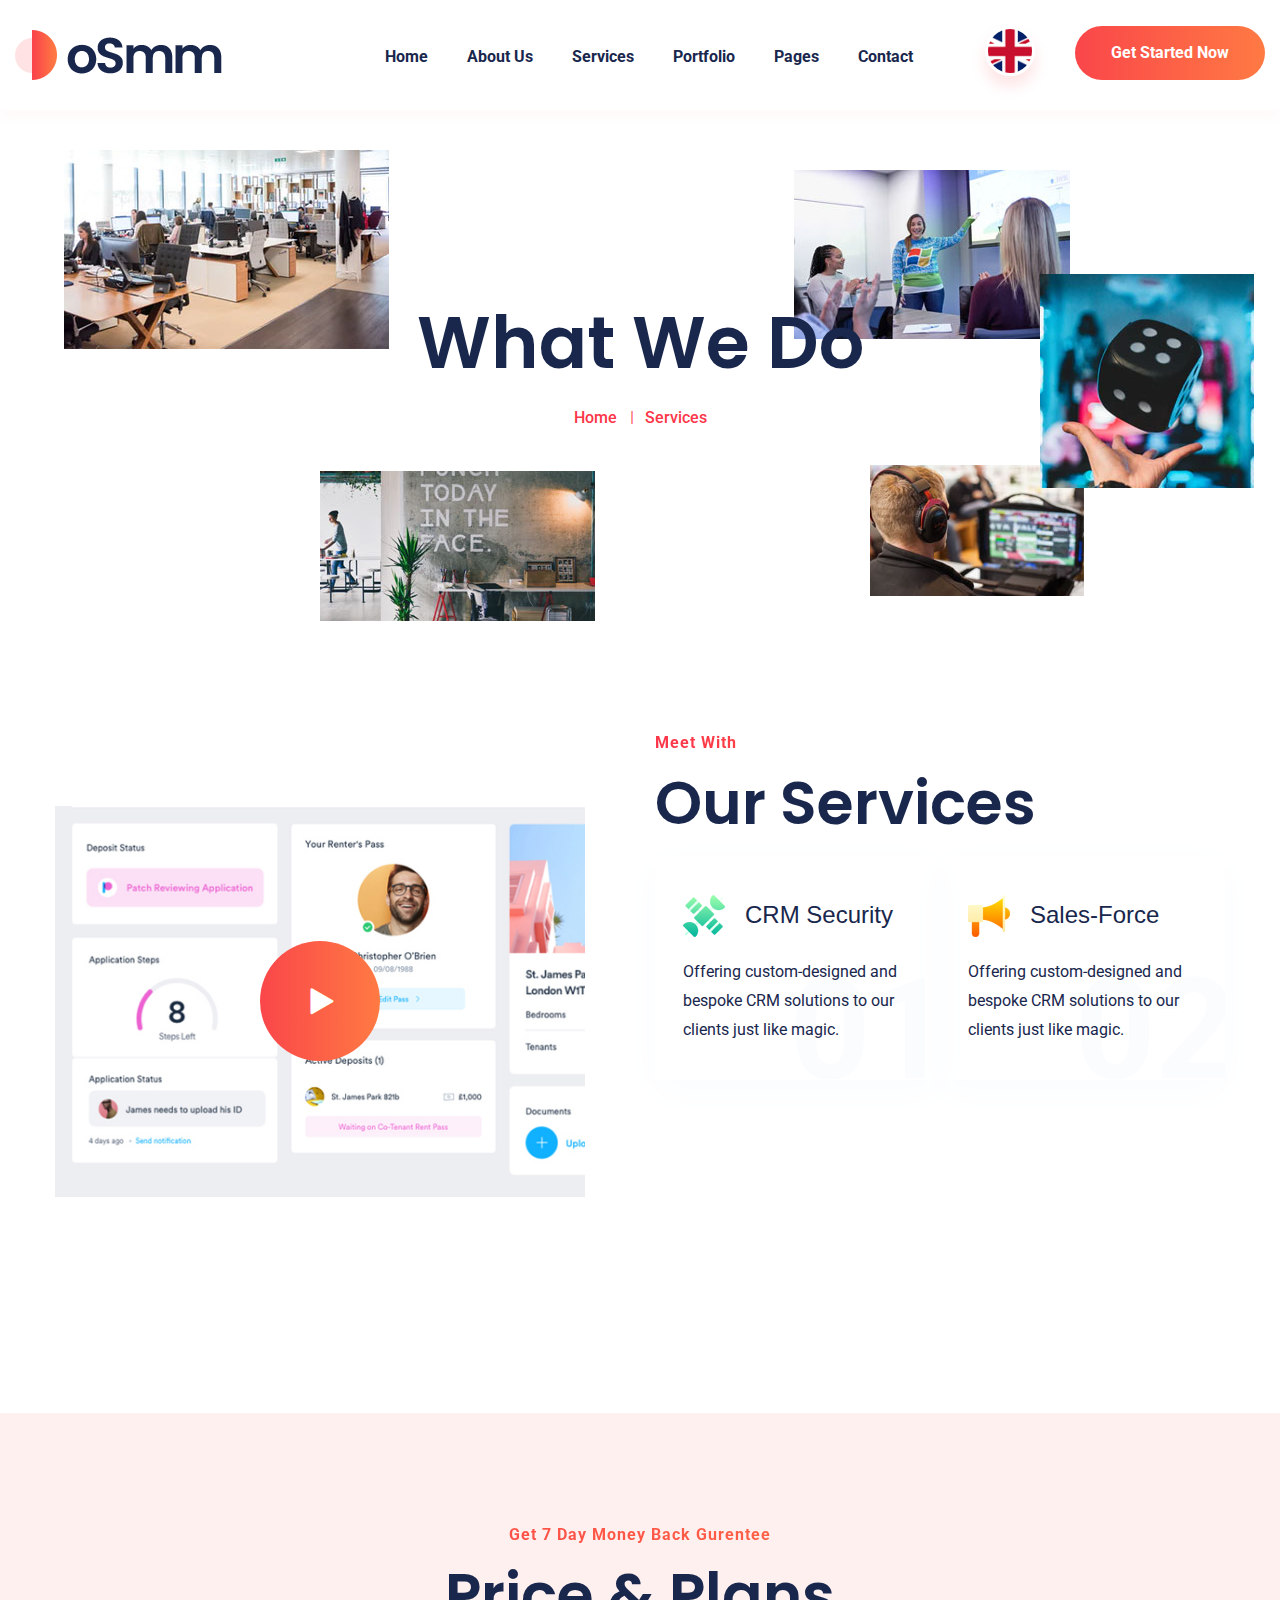
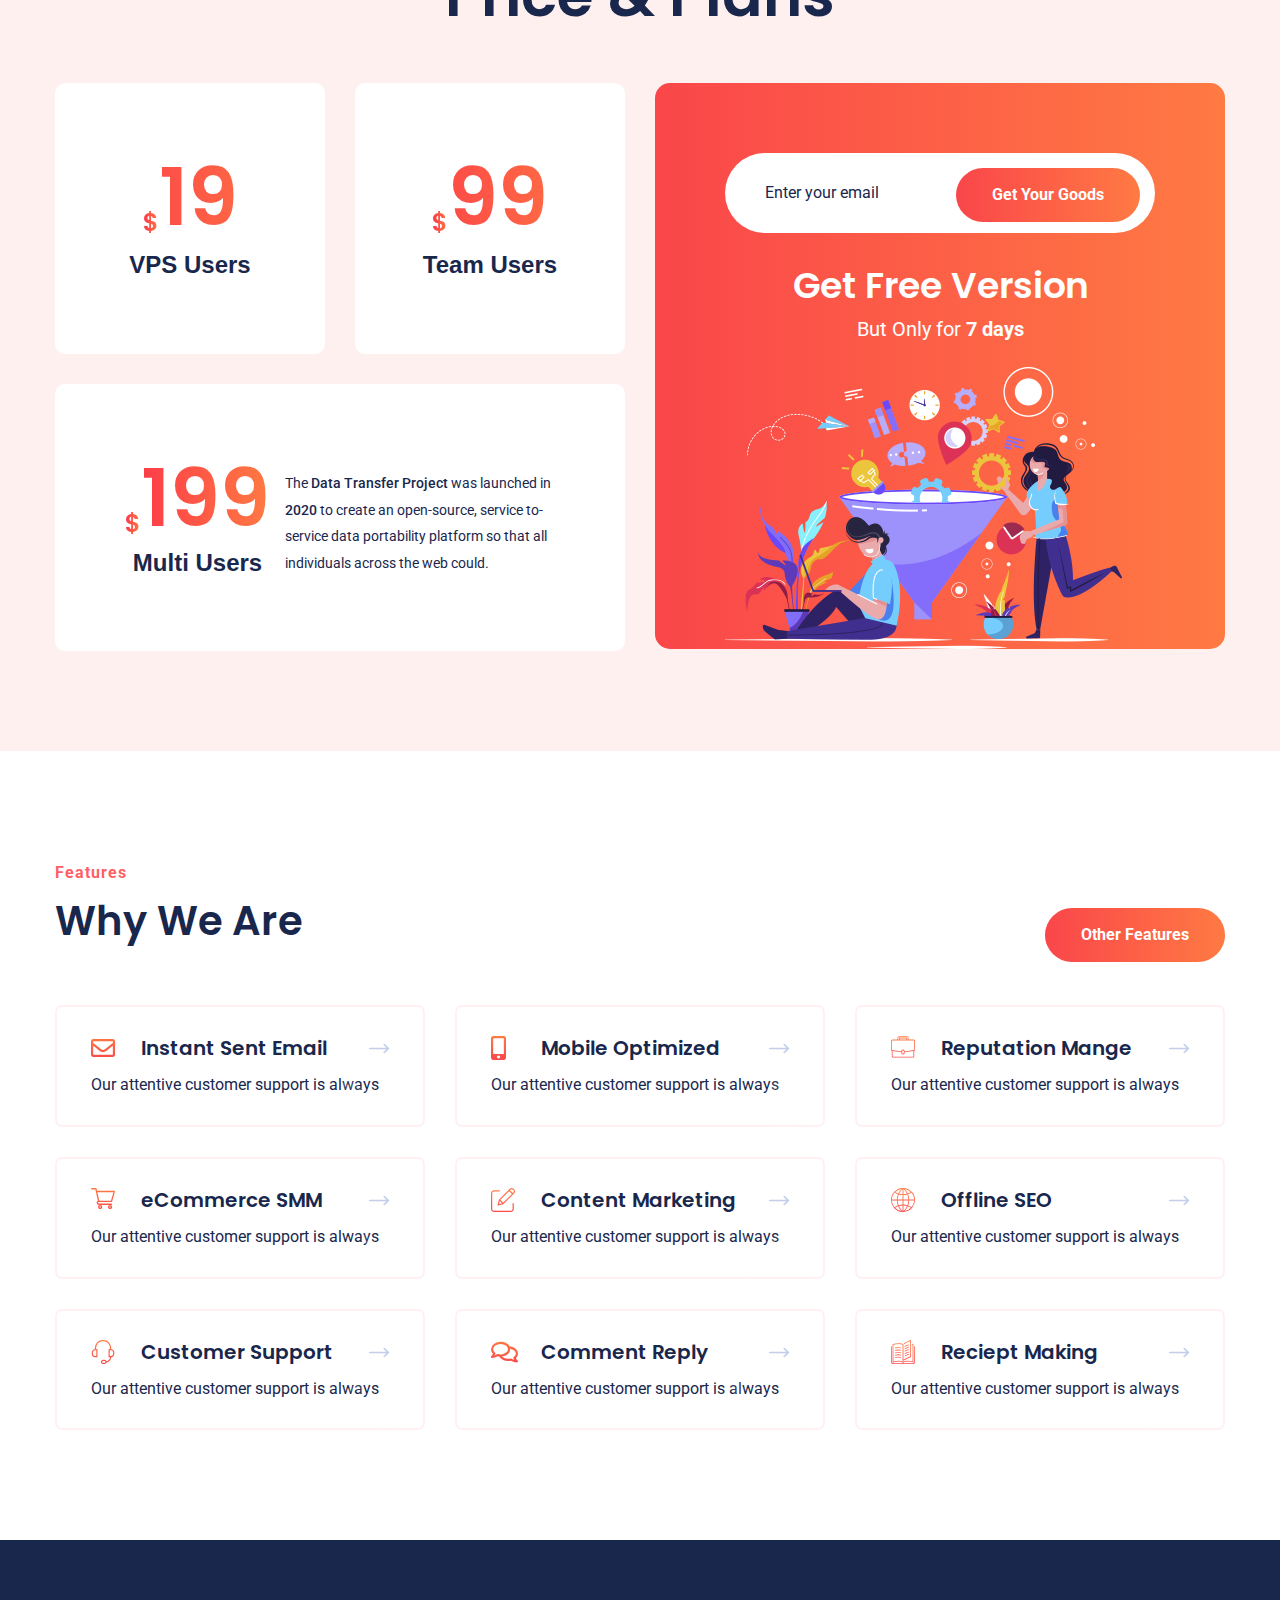
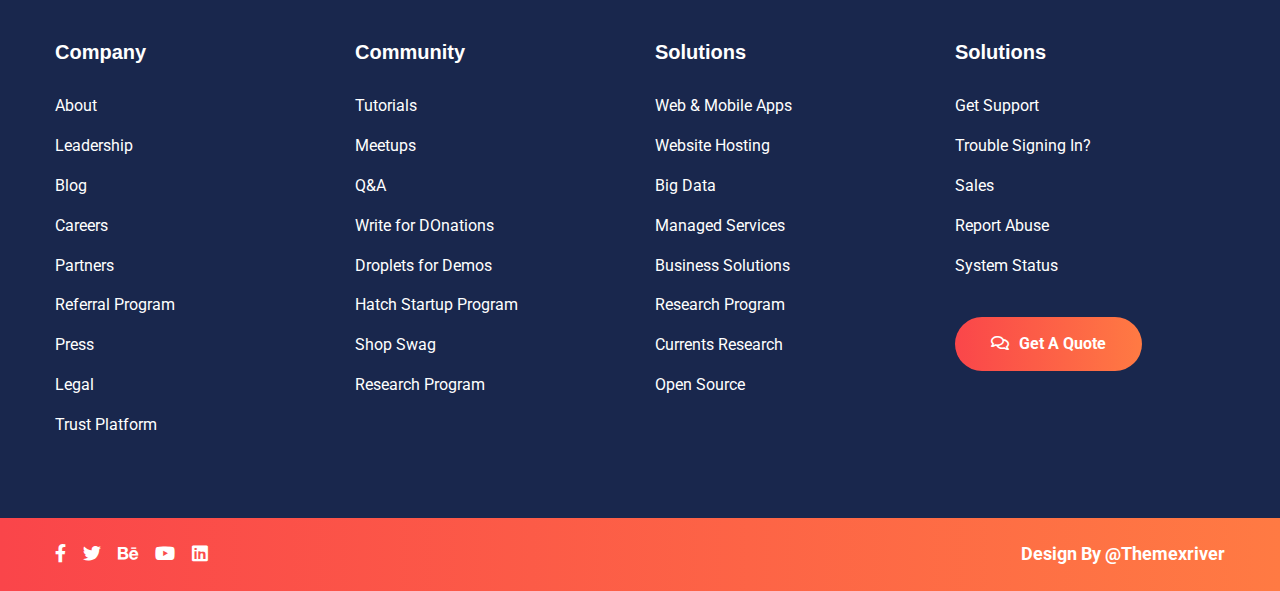
<file: service.html>
<!DOCTYPE html>
<html>

<!-- Mirrored from html.themexriver.com/osaas/service.html by HTTrack Website Copier/3.x [XR&CO'2014], Thu, 20 Apr 2023 14:14:00 GMT -->
<head>
<meta charset="utf-8">
<title>oSaaS HTML Template | Services</title>
<!-- Stylesheets -->
<link href="css/bootstrap.css" rel="stylesheet">
<link href="css/main.css" rel="stylesheet">
<link href="css/responsive.css" rel="stylesheet">

<link rel="shortcut icon" href="images/favicon.png" type="image/x-icon">
<link rel="icon" href="images/favicon.png" type="image/x-icon">

<link href="https://fonts.googleapis.com/css2?family=Poppins:wght@300;400;500;600;700;800;900&amp;family=Roboto:wght@300;400;500;700;900&amp;display=swap" rel="stylesheet">

<!-- Responsive -->
<meta http-equiv="X-UA-Compatible" content="IE=edge">
<meta name="viewport" content="width=device-width, initial-scale=1.0, maximum-scale=1.0, user-scalable=0">

<!--[if lt IE 9]><script src="https://cdnjs.cloudflare.com/ajax/libs/html5shiv/3.7.3/html5shiv.js"></script><![endif]-->
<!--[if lt IE 9]><script src="js/respond.js"></script><![endif]-->
</head>

<body>

<div class="page-wrapper">
 	
    <!-- Preloader -->
    <div class="preloader"></div>
 	
    <!-- Main Header / Header Style Two -->
    <header class="main-header header-style-two">

    	<!-- Header Upper -->
        <div class="header-upper">
        	<div class="outer-container">
            	<div class="clearfix">
                	
                	<div class="pull-left logo-box">
                    	<div class="logo"><a href="index.html"><img src="images/logo-2.png" alt="" title=""></a></div>
                    </div>
					
                   	<div class="nav-outer clearfix">
						<!-- Mobile Navigation Toggler -->
                        <div class="mobile-nav-toggler"><span class="icon flaticon-menu"></span></div>
						<!-- Main Menu -->
						<nav class="main-menu navbar-expand-md">
							<div class="navbar-header">
								<button class="navbar-toggler" type="button" data-toggle="collapse" data-target="#navbarSupportedContent" aria-controls="navbarSupportedContent" aria-expanded="false" aria-label="Toggle navigation">
									<span class="icon-bar"></span>
									<span class="icon-bar"></span>
									<span class="icon-bar"></span>
								</button>
							</div>

							<div class="navbar-collapse show collapse clearfix" id="navbarSupportedContent">
								<ul class="navigation clearfix">
									<li><a href="index-4.html">Home</a></li>
									<li><a href="about.html">About Us</a></li>
									<li><a href="service.html">Services</a></li>																
									<li><a href="portfolio.html">Portfolio</a></li>
									<li class="dropdown"><a href="#">Pages</a>
										<ul>
											<li><a href="team.html">Team</a></li>
											<li><a href="faq.html">Faqs</a></li>
											<li><a href="blog.html">Blog</a></li>
											<li><a href="pricing.html">Pricing</a></li>
											<li><a href="process.html">Process</a></li>
										</ul>
									</li>
									<li><a href="contact.html">Contact</a></li>
								</ul>
							</div>
							
						</nav>
						
						<!-- Outer Box -->
						<div class="outer-box">
							
							<!-- Language -->
							<div class="language dropdown"><a class="btn btn-default dropdown-toggle" id="dropdownMenu1" data-toggle="dropdown" aria-haspopup="true" aria-expanded="true" href="#"><span class="flag-icon"><img src="images/icons/usa-flag.jpg" alt=""/></span></a>
								<ul class="dropdown-menu style-one" aria-labelledby="dropdownMenu1">
									<li><a href="#"><span class="flag"><img src="images/icons/usa.jpg" alt="" /></span> English</a></li>
									<li><a href="#"><span class="flag"><img src="images/icons/german.jpg" alt="" /></span> German</a></li>
									<li><a href="#"><span class="flag"><img src="images/icons/arabic.jpg" alt="" /></span> Arabic</a></li>
									<li><a href="#"><span class="flag"><img src="images/icons/pakistan.jpg" alt="" /></span> Pakistan</a></li>
								</ul>
							</div>
							
							<ul class="button-box">
								<a href="contact.html" class="theme-btn btn-style-four"><span class="txt">Get Started Now</span></a>
							</ul>
							
						</div>
						
					</div>
                   
                </div>
            </div>
        </div>
        <!--End Header Upper-->
        
		<!-- Mobile Menu  -->
        <div class="mobile-menu">
            <div class="menu-backdrop"></div>
            <div class="close-btn"><span class="icon flaticon-multiply"></span></div>
            
            <nav class="menu-box">
                <div class="nav-logo"><a href="index.html"><img src="images/logo-2.png" alt="" title=""></a></div>
                <div class="menu-outer"><!--Here Menu Will Come Automatically Via Javascript / Same Menu as in Header--></div>
            </nav>
        </div><!-- End Mobile Menu -->
		
    </header>
    <!--End Main Header -->
	
	<!-- Page Title -->
    <section class="page-title">
		<div class="images-outer">
			<div class="image one"><img src="images/resource/page-title-1.jpg" alt="" /></div>
			<div class="image two"><img src="images/resource/page-title-2.jpg" alt="" /></div>
			<div class="image three"><img src="images/resource/page-title-3.jpg" alt="" /></div>
			<div class="image four"><img src="images/resource/page-title-4.jpg" alt="" /></div>
			<div class="image five"><img src="images/resource/page-title-5.jpg" alt="" /></div>
		</div>
		<div class="auto-container">
			<h1>What We Do</h1>
			<ul class="page-breadcrumb">
				<li><a href="index.html">Home</a></li>
				<li>Services</li>
			</ul>
        </div>
    </section>
    <!-- End Page Title -->
	
	<!-- Service Page Section -->
	<section class="service-page-section">
		<div class="auto-container">
			<div class="row clearfix">
				
				<!-- Video Column -->
				<div class="video-column col-lg-6 col-md-12 col-sm-12">
					<div class="inner-column">
						<!--Video Box-->
						<div class="video-box">
							<figure class="video-image">
								<img src="images/resource/video-img.jpg" alt="">
							</figure>
							<a href="https://www.youtube.com/watch?v=kxPCFljwJws" class="lightbox-image overlay-box"><span class="flaticon-play-arrow"><i class="ripple"></i></span></a>
						</div>
					</div>
				</div>
				
				<!-- Content Column -->
				<div class="content-column col-lg-6 col-md-12 col-sm-12">
					<div class="inner-column">
						<!-- Sec Title -->
						<div class="sec-title style-two">
							<div class="title">Meet With</div>
							<h1>Our Services</h1>
						</div>
						
						<div class="clearfix">
								
							<!-- Feature Block Eight -->
							<div class="feature-block-eight col-lg-6 col-md-6 col-sm-12">
								<div class="inner-box wow fadeInLeft" data-wow-delay="0ms" data-wow-duration="1500ms">
									<div class="upper-box">
										<div class="icon"><img src="images/icons/feature-icon-4.png" alt="" /></div>
										<h4>CRM Security</h4>
									</div>
									<div class="text">Offering custom-designed and bespoke CRM solutions to our clients just like magic.</div>
									<div class="number">01</div>
								</div>
							</div>
							
							<!-- Feature Block Eight -->
							<div class="feature-block-eight col-lg-6 col-md-6 col-sm-12">
								<div class="inner-box wow fadeInRight" data-wow-delay="0ms" data-wow-duration="1500ms">
									<div class="upper-box">
										<div class="icon"><img src="images/icons/feature-icon-5.png" alt="" /></div>
										<h4>Sales-Force</h4>
									</div>
									<div class="text">Offering custom-designed and bespoke CRM solutions to our clients just like magic.</div>
									<div class="number">02</div>
								</div>
							</div>
							
							<!-- Feature Block Eight -->
							<div class="feature-block-eight col-lg-6 col-md-6 col-sm-12">
								<div class="inner-box wow fadeInLeft" data-wow-delay="0ms" data-wow-duration="1500ms">
									<div class="upper-box">
										<div class="icon"><img src="images/icons/feature-icon-6.png" alt="" /></div>
										<h4>UIX Design</h4>
									</div>
									<div class="text">Offering custom-designed and bespoke CRM solutions to our clients just like magic.</div>
									<div class="number">01</div>
								</div>
							</div>
							
							<!-- Feature Block Eight -->
							<div class="feature-block-eight col-lg-6 col-md-6 col-sm-12">
								<div class="inner-box wow fadeInRight" data-wow-delay="0ms" data-wow-duration="1500ms">
									<div class="upper-box">
										<div class="icon"><img src="images/icons/feature-icon-7.png" alt="" /></div>
										<h4>Software UI</h4>
									</div>
									<div class="text">Offering custom-designed and bespoke CRM solutions to our clients just like magic.</div>
									<div class="number">02</div>
								</div>
							</div>
							
						</div>
						
					</div>
				</div>
				
			</div>
		</div>
	</section>
	<!-- End Service Page Section -->
	
	<!-- Pricing Section -->
	<section class="pricing-section">
		<div class="auto-container">
			<!-- Sec Title -->
			<div class="sec-title style-two centered">
				<div class="title">Get 7 Day Money Back Gurentee</div>
				<h1>Price & Plans</h1>
			</div>
			<div class="row clearfix">
				
				<!-- Column -->
				<div class="column col-lg-6 col-md-12 col-sm-12">
					<div class="row clearfix">
						
						<!-- Price Box -->
						<div class="price-box col-lg-6 col-md-6 col-sm-12">
							<div class="box-inner">
								<div class="price"><sub>$</sub>19</div>
								<h4>VPS Users</h4>
							</div>
						</div>
						
						<!-- Price Box -->
						<div class="price-box col-lg-6 col-md-6 col-sm-12">
							<div class="box-inner">
								<div class="price"><sub>$</sub>99</div>
								<h4>Team Users</h4>
							</div>
						</div>
						
						<!-- Price Box Two -->
						<div class="price-box-two col-lg-12 col-md-12 col-sm-12">
							<div class="box-inner">
								<div class="content">
									<div class="price-box">
										<div class="price">
											<sub>$</sub>199
										</div>
										<h4>Multi Users</h4>
									</div>
									<div class="text">The <span>Data Transfer Project</span> was launched in <span>2020</span> to create an open-source, service to-service data portability platform so that all individuals across the web could.</div>
								</div>
							</div>
						</div>
						
					</div>
				</div>
				
				<!-- Version Column -->
				<div class="version-column col-lg-6 col-md-12 col-sm-12">
					<div class="inner-column">
						<!-- Subscribe Form Three -->
						<div class="subscribe-form-three">
							<form method="post" action="https://html.themexriver.com/osaas/contact.html">
								<div class="form-group">
									<input type="email" name="email" value="" placeholder="Enter your email" required>
									<button type="submit" class="theme-btn btn-style-four"><span class="txt">Get Your Goods</span></button>
								</div>
							</form>
						</div>
						<h2>Get Free Version</h2>
						<div class="days">But Only for <span>7 days</span></div>
						<div class="image">
							<img src="images/resource/version.png" alt="" />
						</div>
					</div>
				</div>
				
			</div>
		</div>
	</section>
	<!-- End Pricing Section -->
	
	<!-- Featured Section Two -->
    <section class="featured-section-two style-two">
        <div class="auto-container">
			<!-- Sec Title -->
			<div class="sec-title style-six">
				<div class="clearfix">
					<div class="pull-left">
						<div class="title">Features</div>
						<h1>Why We Are</h1>
					</div>
					<div class="pull-right">
						<br><br>
						<a href="contact.html" class="theme-btn btn-style-four"><span class="txt">Other Features</span></a>
					</div>
				</div>
			</div>
			<div class="row clearfix">
				
				<!-- Feature Block Two -->
				<div class="feature-block-two col-lg-4 col-md-6 col-sm-12">
					<div class="inner-box">
						<div class="upper-box">
							<div class="icon far fa-envelope"></div>
							<h5><a href="service-detail.html">Instant Sent Email</a></h5>
							<div class="arrow flaticon-right-arrow-3"></div>
						</div>
						<div class="text">Our attentive customer support is always</div>
						<div class="big-icon far fa-envelope"></div>
					</div>
				</div>
				
				<!-- Feature Block Two -->
				<div class="feature-block-two col-lg-4 col-md-6 col-sm-12">
					<div class="inner-box">
						<div class="upper-box">
							<div class="icon fas fa-mobile-alt"></div>
							<h5><a href="service-detail.html">Mobile Optimized</a></h5>
							<div class="arrow flaticon-right-arrow-3"></div>
						</div>
						<div class="text">Our attentive customer support is always</div>
						<div class="big-icon fas fa-mobile-alt"></div>
					</div>
				</div>
				
				<!-- Feature Block Two -->
				<div class="feature-block-two col-lg-4 col-md-6 col-sm-12">
					<div class="inner-box">
						<div class="upper-box">
							<div class="icon flaticon-suitcase"></div>
							<h5><a href="service-detail.html">Reputation Mange</a></h5>
							<div class="arrow flaticon-right-arrow-3"></div>
						</div>
						<div class="text">Our attentive customer support is always</div>
						<div class="big-icon flaticon-suitcase"></div>
					</div>
				</div>
				
				<!-- Feature Block Two -->
				<div class="feature-block-two col-lg-4 col-md-6 col-sm-12">
					<div class="inner-box">
						<div class="upper-box">
							<div class="icon flaticon-shopping-cart"></div>
							<h5><a href="service-detail.html">eCommerce SMM</a></h5>
							<div class="arrow flaticon-right-arrow-3"></div>
						</div>
						<div class="text">Our attentive customer support is always</div>
						<div class="big-icon flaticon-shopping-cart"></div>
					</div>
				</div>
				
				<!-- Feature Block Two -->
				<div class="feature-block-two col-lg-4 col-md-6 col-sm-12">
					<div class="inner-box">
						<div class="upper-box">
							<div class="icon flaticon-edit-1"></div>
							<h5><a href="service-detail.html">Content Marketing</a></h5>
							<div class="arrow flaticon-right-arrow-3"></div>
						</div>
						<div class="text">Our attentive customer support is always</div>
						<div class="big-icon flaticon-edit-1"></div>
					</div>
				</div>
				
				<!-- Feature Block Two -->
				<div class="feature-block-two col-lg-4 col-md-6 col-sm-12">
					<div class="inner-box">
						<div class="upper-box">
							<div class="icon flaticon-internet"></div>
							<h5><a href="service-detail.html">Offline SEO</a></h5>
							<div class="arrow flaticon-right-arrow-3"></div>
						</div>
						<div class="text">Our attentive customer support is always</div>
						<div class="big-icon flaticon-internet"></div>
					</div>
				</div>
				
				<!-- Feature Block Two -->
				<div class="feature-block-two col-lg-4 col-md-6 col-sm-12">
					<div class="inner-box">
						<div class="upper-box">
							<div class="icon flaticon-headphones-1"></div>
							<h5><a href="service-detail.html">Customer Support</a></h5>
							<div class="arrow flaticon-right-arrow-3"></div>
						</div>
						<div class="text">Our attentive customer support is always</div>
						<div class="big-icon flaticon-headphones-1"></div>
					</div>
				</div>
				
				<!-- Feature Block Two -->
				<div class="feature-block-two col-lg-4 col-md-6 col-sm-12">
					<div class="inner-box">
						<div class="upper-box">
							<div class="icon far fa-comments"></div>
							<h5><a href="service-detail.html">Comment Reply</a></h5>
							<div class="arrow flaticon-right-arrow-3"></div>
						</div>
						<div class="text">Our attentive customer support is always</div>
						<div class="big-icon far fa-comments"></div>
					</div>
				</div>
				
				<!-- Feature Block Two -->
				<div class="feature-block-two col-lg-4 col-md-6 col-sm-12">
					<div class="inner-box">
						<div class="upper-box">
							<div class="icon flaticon-open-book"></div>
							<h5><a href="service-detail.html">Reciept Making</a></h5>
							<div class="arrow flaticon-right-arrow-3"></div>
						</div>
						<div class="text">Our attentive customer support is always</div>
						<div class="big-icon flaticon-open-book"></div>
					</div>
				</div>
				
			</div>
			
		</div>
	</section>
	<!-- End Featured Section Two -->
	
	<!-- Main Footer -->
    <footer class="main-footer style-five">
    	<div class="auto-container">
        	<!-- Widgets Section -->
            <div class="widgets-section">
            	<div class="row clearfix">
                	
                    <!-- Column -->
                    <div class="big-column col-lg-6 col-md-12 col-sm-12">
						<div class="row clearfix">
						
                        	<!-- Footer Column -->
                            <div class="footer-column col-lg-6 col-md-6 col-sm-12">
                                <div class="footer-widget links-widget">
									<h5>Company</h5>
									<ul class="list-link">
										<li><a href="#">About</a></li>
										<li><a href="#">Leadership</a></li>
										<li><a href="#">Blog</a></li>
										<li><a href="#">Careers</a></li>
										<li><a href="#">Partners</a></li>
										<li><a href="#">Referral Program</a></li>
										<li><a href="#">Press</a></li>
										<li><a href="#">Legal</a></li>
										<li><a href="#">Trust Platform</a></li>
									</ul>
								</div>
							</div>
							
							<!-- Footer Column -->
                            <div class="footer-column col-lg-6 col-md-6 col-sm-12">
                                <div class="footer-widget links-widget">
									<h5>Community</h5>
									<ul class="list-link">
										<li><a href="#">Tutorials</a></li>
										<li><a href="#">Meetups</a></li>
										<li><a href="#">Q&A </a></li>
										<li><a href="#">Write for DOnations</a></li>
										<li><a href="#">Droplets for Demos</a></li>
										<li><a href="#">Hatch Startup Program</a></li>
										<li><a href="#">Shop Swag</a></li>
										<li><a href="#">Research Program</a></li>
									</ul>
								</div>
							</div>
							
						</div>
					</div>
					
					<!-- Column -->
                    <div class="big-column col-lg-6 col-md-12 col-sm-12">
						<div class="row clearfix">
						
                        	<!-- Footer Column -->
                            <div class="footer-column col-lg-6 col-md-6 col-sm-12">
                                <div class="footer-widget links-widget">
									<h5>Solutions</h5>
									<ul class="list-link">
										<li><a href="#">Web & Mobile Apps</a></li>
										<li><a href="#">Website Hosting</a></li>
										<li><a href="#">Big Data</a></li>
										<li><a href="#">Managed Services</a></li>
										<li><a href="#">Business Solutions</a></li>
										<li><a href="#">Research Program</a></li>
										<li><a href="#">Currents Research</a></li>
										<li><a href="#">Open Source</a></li>
									</ul>
								</div>
							</div>
							
							<!-- Footer Column -->
                            <div class="footer-column col-lg-6 col-md-6 col-sm-12">
                                <div class="footer-widget links-widget">
									<h5>Solutions</h5>
									<ul class="list-link">
										<li><a href="#">Get Support</a></li>
										<li><a href="#">Trouble Signing In?</a></li>
										<li><a href="#">Sales</a></li>
										<li><a href="#">Report Abuse</a></li>
										<li><a href="#">System Status</a></li>
									</ul><br>
									<a href="contact.html" class="theme-btn btn-style-four"><span class="txt"><i class="far fa-comments"></i>Get A Quote</span></a>
								</div>
							</div>
							
						</div>
					</div>
					
				</div>
			</div>
			
		</div>
		
		<!-- Footer Bottom -->
		<div class="footer-bottom">
			<div class="auto-container">
				<div class="inner-container">
					<div class="row clearfix">
						
						<!-- Social Column -->
						<div class="social-column col-lg-6 col-md-6 col-sm-12">
							<ul>
								<li><a href="#"><span class="fab fa-facebook-f"></span></a></li>
								<li><a href="#"><span class="fab fa-twitter"></span></a></li>
								<li><a href="#"><span class="fab fa-behance"></span></a></li>
								<li><a href="#"><span class="fab fa-youtube"></span></a></li>
								<li><a href="#"><span class="fab fa-linkedin"></span></a></li>
							</ul>
						</div>
						
						<!-- Copyright Column -->
						<div class="copyright-column col-lg-6 col-md-6 col-sm-12">
							<div class="copyright">Design By <a href="#">@Themexriver</a></div>
						</div>
						
					</div>
				</div>
			</div>
		</div>
		
	</footer>
	<!-- End Main Footer -->
	
</div>
<!--End pagewrapper-->

<!-- Scroll To Top -->
<div class="scroll-to-top scroll-to-target" data-target="html"><span class="fa fa-arrow-circle-up"></span></div>

<script src="js/jquery.js"></script>
<script src="js/popper.min.js"></script>
<script src="js/bootstrap.min.js"></script>
<script src="js/jquery.mCustomScrollbar.concat.min.js"></script>
<script src="js/jquery.fancybox.js"></script>
<script src="js/appear.js"></script>
<script src="js/owl.js"></script>
<script src="js/wow.js"></script>
<script src="js/knob.js"></script>
<script src="js/element-in-view.js"></script>
<script src="js/jquery-ui.js"></script>
<script src="js/script.js"></script>

</body>

<!-- Mirrored from html.themexriver.com/osaas/service.html by HTTrack Website Copier/3.x [XR&CO'2014], Thu, 20 Apr 2023 14:14:00 GMT -->
</html>
</file>
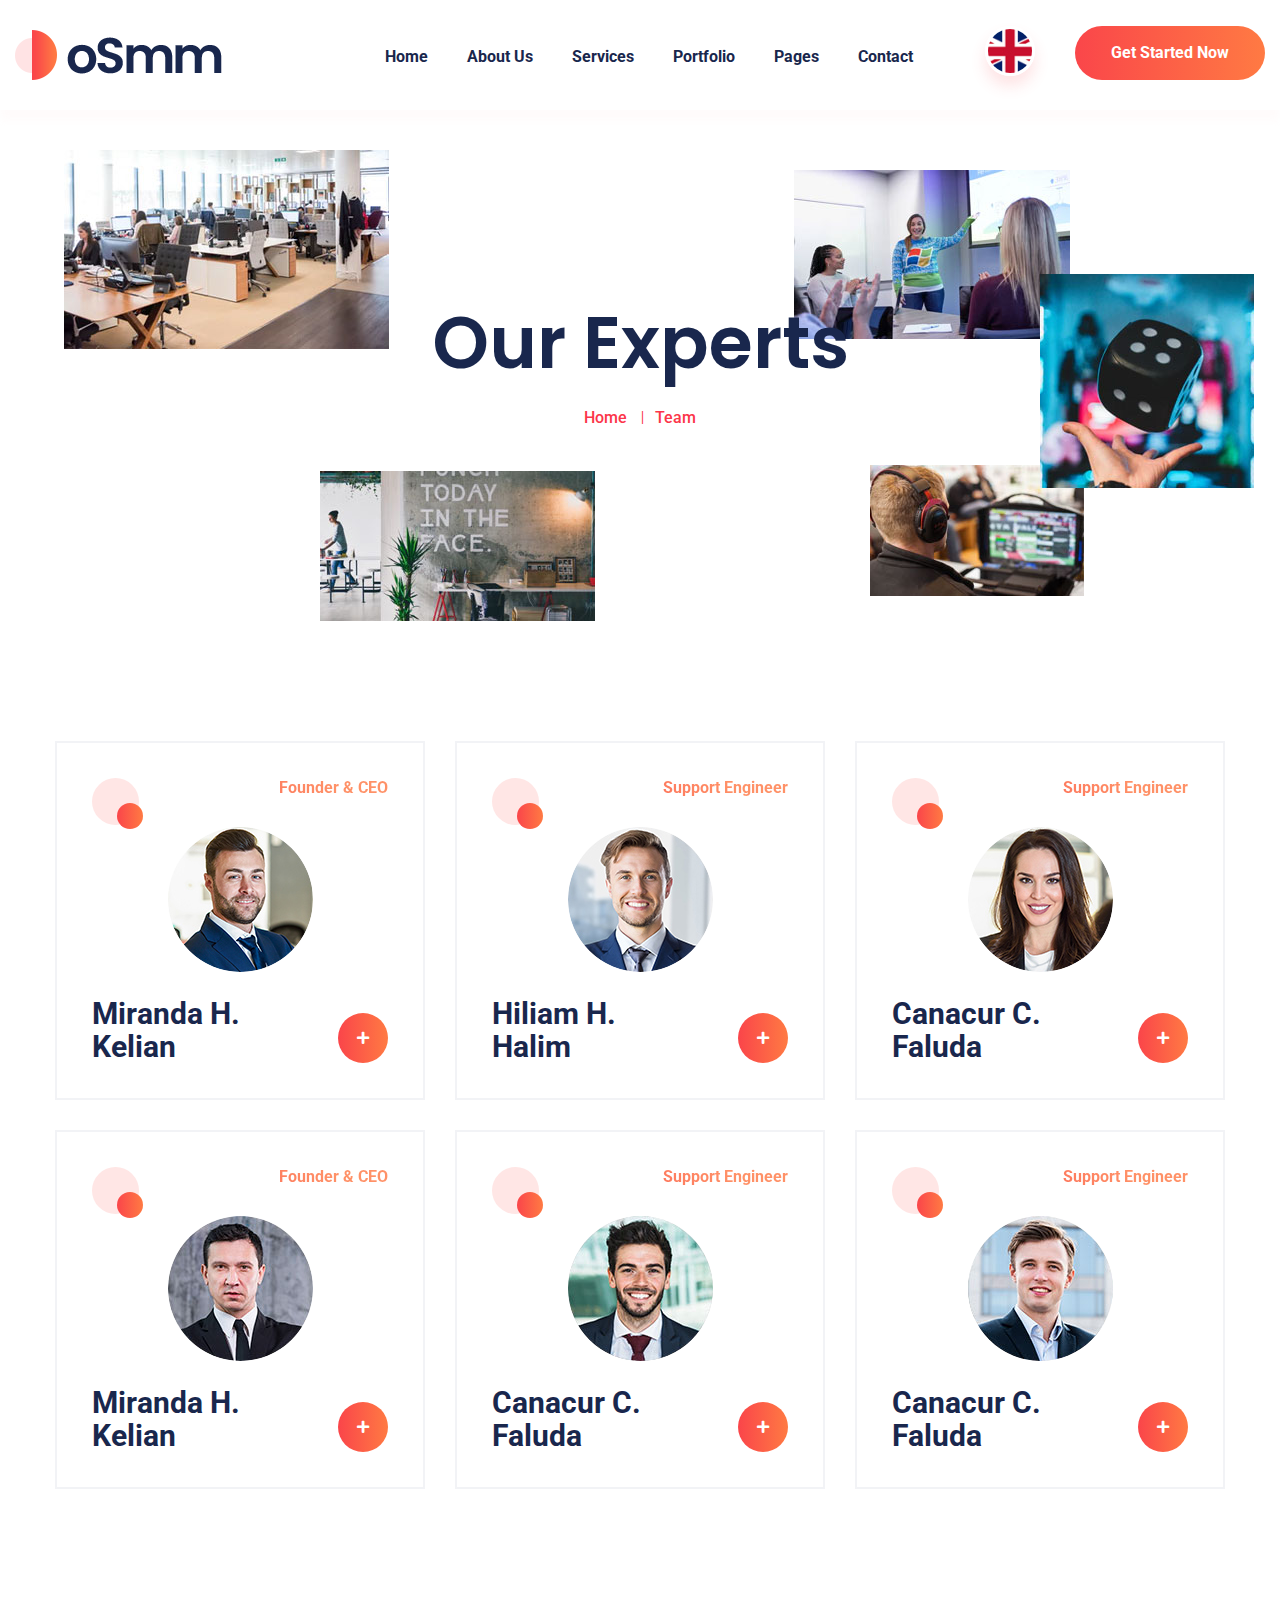
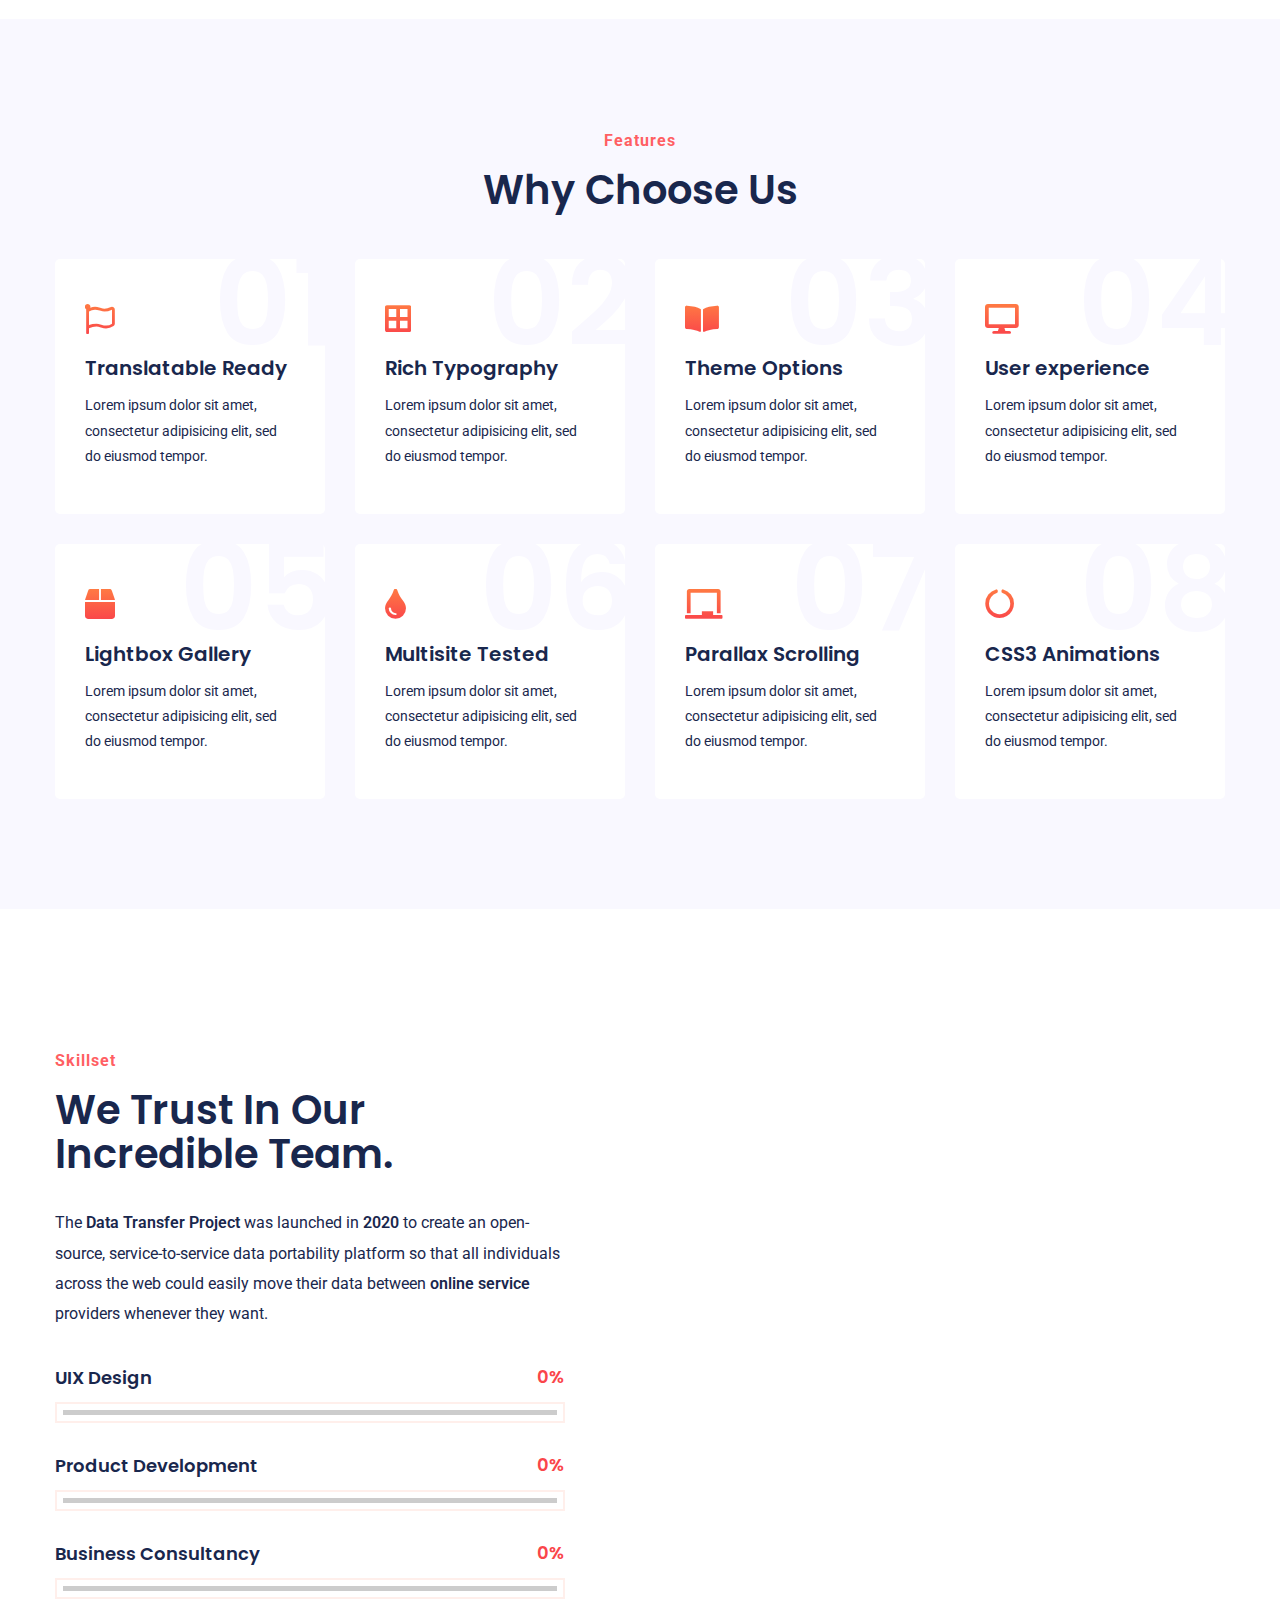
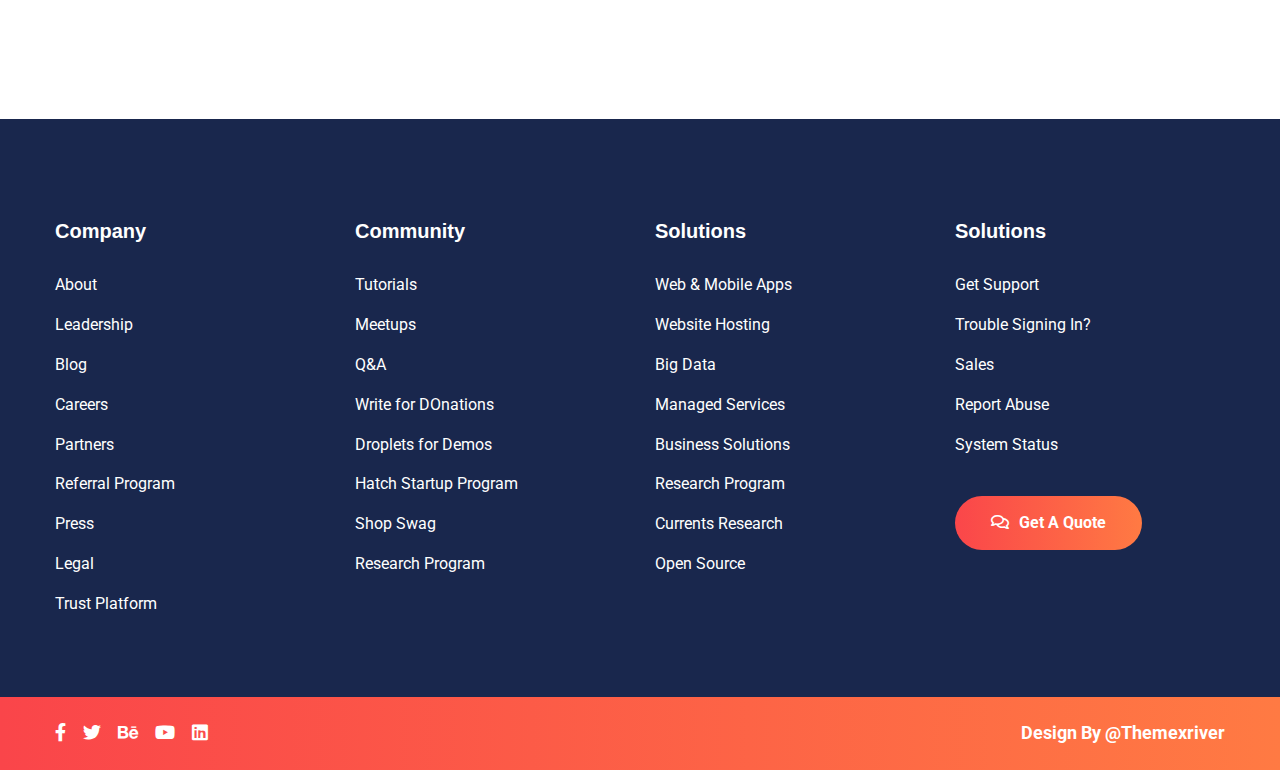
<file: team.html>
<!DOCTYPE html>
<html>

<!-- Mirrored from html.themexriver.com/osaas/team.html by HTTrack Website Copier/3.x [XR&CO'2014], Thu, 20 Apr 2023 14:13:53 GMT -->
<head>
<meta charset="utf-8">
<title>oSaaS HTML Template | Team</title>
<!-- Stylesheets -->
<link href="css/bootstrap.css" rel="stylesheet">
<link href="css/main.css" rel="stylesheet">
<link href="css/responsive.css" rel="stylesheet">

<link rel="shortcut icon" href="images/favicon.png" type="image/x-icon">
<link rel="icon" href="images/favicon.png" type="image/x-icon">

<link href="https://fonts.googleapis.com/css2?family=Poppins:wght@300;400;500;600;700;800;900&amp;family=Roboto:wght@300;400;500;700;900&amp;display=swap" rel="stylesheet">

<!-- Responsive -->
<meta http-equiv="X-UA-Compatible" content="IE=edge">
<meta name="viewport" content="width=device-width, initial-scale=1.0, maximum-scale=1.0, user-scalable=0">

<!--[if lt IE 9]><script src="https://cdnjs.cloudflare.com/ajax/libs/html5shiv/3.7.3/html5shiv.js"></script><![endif]-->
<!--[if lt IE 9]><script src="js/respond.js"></script><![endif]-->
</head>

<body>

<div class="page-wrapper">
 	
    <!-- Preloader -->
    <div class="preloader"></div>
 	
    <!-- Main Header / Header Style Two -->
    <header class="main-header header-style-two">
    			
    	<!-- Header Upper -->
        <div class="header-upper">
        	<div class="outer-container">
            	<div class="clearfix">
                	
                	<div class="pull-left logo-box">
                    	<div class="logo"><a href="index.html"><img src="images/logo-2.png" alt="" title=""></a></div>
                    </div>
					
                   	<div class="nav-outer clearfix">
						<!-- Mobile Navigation Toggler -->
                        <div class="mobile-nav-toggler"><span class="icon flaticon-menu"></span></div>
						<!-- Main Menu -->
						<nav class="main-menu navbar-expand-md">
							<div class="navbar-header">
								<button class="navbar-toggler" type="button" data-toggle="collapse" data-target="#navbarSupportedContent" aria-controls="navbarSupportedContent" aria-expanded="false" aria-label="Toggle navigation">
									<span class="icon-bar"></span>
									<span class="icon-bar"></span>
									<span class="icon-bar"></span>
								</button>
							</div>

							<div class="navbar-collapse show collapse clearfix" id="navbarSupportedContent">
								<ul class="navigation clearfix">
									<li><a href="index-4.html">Home</a></li>
									<li><a href="about.html">About Us</a></li>
									<li><a href="service.html">Services</a></li>																
									<li><a href="portfolio.html">Portfolio</a></li>
									<li class="dropdown"><a href="#">Pages</a>
										<ul>
											<li><a href="team.html">Team</a></li>
											<li><a href="faq.html">Faqs</a></li>
											<li><a href="blog.html">Blog</a></li>
											<li><a href="pricing.html">Pricing</a></li>
											<li><a href="process.html">Process</a></li>
										</ul>
									</li>
									<li><a href="contact.html">Contact</a></li>
								</ul>
							</div>
							
						</nav>
						
						<!-- Outer Box -->
						<div class="outer-box">
							
							<!-- Language -->
							<div class="language dropdown"><a class="btn btn-default dropdown-toggle" id="dropdownMenu1" data-toggle="dropdown" aria-haspopup="true" aria-expanded="true" href="#"><span class="flag-icon"><img src="images/icons/usa-flag.jpg" alt=""/></span></a>
								<ul class="dropdown-menu style-one" aria-labelledby="dropdownMenu1">
									<li><a href="#"><span class="flag"><img src="images/icons/usa.jpg" alt="" /></span> English</a></li>
									<li><a href="#"><span class="flag"><img src="images/icons/german.jpg" alt="" /></span> German</a></li>
									<li><a href="#"><span class="flag"><img src="images/icons/arabic.jpg" alt="" /></span> Arabic</a></li>
									<li><a href="#"><span class="flag"><img src="images/icons/pakistan.jpg" alt="" /></span> Pakistan</a></li>
								</ul>
							</div>
							
							<ul class="button-box">
								<a href="contact.html" class="theme-btn btn-style-four"><span class="txt">Get Started Now</span></a>
							</ul>
							
						</div>
						
					</div>
                   
                </div>
            </div>
        </div>
        <!--End Header Upper-->
        
		<!-- Mobile Menu  -->
        <div class="mobile-menu">
            <div class="menu-backdrop"></div>
            <div class="close-btn"><span class="icon flaticon-multiply"></span></div>
            
            <nav class="menu-box">
                <div class="nav-logo"><a href="index.html"><img src="images/logo-2.png" alt="" title=""></a></div>
                <div class="menu-outer"><!--Here Menu Will Come Automatically Via Javascript / Same Menu as in Header--></div>
            </nav>
        </div><!-- End Mobile Menu -->
		
    </header>
    <!--End Main Header -->
	
	<!-- Page Title -->
    <section class="page-title">
		<div class="images-outer">
			<div class="image one"><img src="images/resource/page-title-1.jpg" alt="" /></div>
			<div class="image two"><img src="images/resource/page-title-2.jpg" alt="" /></div>
			<div class="image three"><img src="images/resource/page-title-3.jpg" alt="" /></div>
			<div class="image four"><img src="images/resource/page-title-4.jpg" alt="" /></div>
			<div class="image five"><img src="images/resource/page-title-5.jpg" alt="" /></div>
		</div>
		<div class="auto-container">
			<h1>Our Experts</h1>
			<ul class="page-breadcrumb">
				<li><a href="index.html">Home</a></li>
				<li>Team</li>
			</ul>
        </div>
    </section>
    <!-- End Page Title -->
	
	<!-- Team Page Section -->
	<section class="team-page-section">
		<div class="auto-container">
			<div class="row clearfix">
				
				<!-- Team Block -->
				<div class="team-block-two col-lg-4 col-md-6 col-sm-12">
					<div class="inner-box">
						<div class="content">
							<div class="circle-one"></div>
							<div class="circle-two"></div>
							<div class="designation">Founder & CEO</div>
							<div class="image">
								<a href="team.html"><img src="images/resource/team-1.jpg" alt="" /></a>
							</div>
							<h2><a href="team.html">Miranda H.<br>Kelian</a></h2>
							<div class="social-outer-box">
								<div class="plus fa fa-plus"></div>
								<div class="social-boxed">
									<ul class="social-box">
										<li class="facebook"><a href="#" class="fab fa-facebook-f"></a></li>
										<li class="twitter"><a href="#" class="fab fa-twitter"></a></li>
										<li class="behance"><a href="#" class="fab fa-behance"></a></li>
									</ul>
								</div>
							</div>
						</div>
					</div>
				</div>
				
				<!-- Team Block -->
				<div class="team-block-two col-lg-4 col-md-6 col-sm-12">
					<div class="inner-box">
						<div class="content">
							<div class="circle-one"></div>
							<div class="circle-two"></div>
							<div class="designation">Support Engineer</div>
							<div class="image">
								<a href="team.html"><img src="images/resource/team-2.jpg" alt="" /></a>
							</div>
							<h2><a href="team.html">Hiliam H.<br> Halim</a></h2>
							<div class="social-outer-box">
								<div class="plus fa fa-plus"></div>
								<div class="social-boxed">
									<ul class="social-box">
										<li class="facebook"><a href="#" class="fab fa-facebook-f"></a></li>
										<li class="twitter"><a href="#" class="fab fa-twitter"></a></li>
										<li class="behance"><a href="#" class="fab fa-behance"></a></li>
									</ul>
								</div>
							</div>
						</div>
					</div>
				</div>
				
				<!-- Team Block -->
				<div class="team-block-two col-lg-4 col-md-6 col-sm-12">
					<div class="inner-box">
						<div class="content">
							<div class="circle-one"></div>
							<div class="circle-two"></div>
							<div class="designation">Support Engineer</div>
							<div class="image">
								<a href="team.html"><img src="images/resource/team-3.jpg" alt="" /></a>
							</div>
							<h2><a href="team.html">Canacur C. <br> Faluda</a></h2>
							<div class="social-outer-box">
								<div class="plus fa fa-plus"></div>
								<div class="social-boxed">
									<ul class="social-box">
										<li class="facebook"><a href="#" class="fab fa-facebook-f"></a></li>
										<li class="twitter"><a href="#" class="fab fa-twitter"></a></li>
										<li class="behance"><a href="#" class="fab fa-behance"></a></li>
									</ul>
								</div>
							</div>
						</div>
					</div>
				</div>
				
				<!-- Team Block -->
				<div class="team-block-two col-lg-4 col-md-6 col-sm-12">
					<div class="inner-box">
						<div class="content">
							<div class="circle-one"></div>
							<div class="circle-two"></div>
							<div class="designation">Founder & CEO</div>
							<div class="image">
								<a href="team.html"><img src="images/resource/team-4.jpg" alt="" /></a>
							</div>
							<h2><a href="team.html">Miranda H. <br> Kelian</a></h2>
							<div class="social-outer-box">
								<div class="plus fa fa-plus"></div>
								<div class="social-boxed">
									<ul class="social-box">
										<li class="facebook"><a href="#" class="fab fa-facebook-f"></a></li>
										<li class="twitter"><a href="#" class="fab fa-twitter"></a></li>
										<li class="behance"><a href="#" class="fab fa-behance"></a></li>
									</ul>
								</div>
							</div>
						</div>
					</div>
				</div>
				
				<!-- Team Block -->
				<div class="team-block-two col-lg-4 col-md-6 col-sm-12">
					<div class="inner-box">
						<div class="content">
							<div class="circle-one"></div>
							<div class="circle-two"></div>
							<div class="designation">Support Engineer</div>
							<div class="image">
								<a href="team.html"><img src="images/resource/team-5.jpg" alt="" /></a>
							</div>
							<h2><a href="team.html">Canacur C. <br> Faluda</a></h2>
							<div class="social-outer-box">
								<div class="plus fa fa-plus"></div>
								<div class="social-boxed">
									<ul class="social-box">
										<li class="facebook"><a href="#" class="fab fa-facebook-f"></a></li>
										<li class="twitter"><a href="#" class="fab fa-twitter"></a></li>
										<li class="behance"><a href="#" class="fab fa-behance"></a></li>
									</ul>
								</div>
							</div>
						</div>
					</div>
				</div>
				
				<!-- Team Block -->
				<div class="team-block-two col-lg-4 col-md-6 col-sm-12">
					<div class="inner-box">
						<div class="content">
							<div class="circle-one"></div>
							<div class="circle-two"></div>
							<div class="designation">Support Engineer</div>
							<div class="image">
								<a href="team.html"><img src="images/resource/team-6.jpg" alt="" /></a>
							</div>
							<h2><a href="team.html">Canacur C. <br> Faluda</a></h2>
							<div class="social-outer-box">
								<div class="plus fa fa-plus"></div>
								<div class="social-boxed">
									<ul class="social-box">
										<li class="facebook"><a href="#" class="fab fa-facebook-f"></a></li>
										<li class="twitter"><a href="#" class="fab fa-twitter"></a></li>
										<li class="behance"><a href="#" class="fab fa-behance"></a></li>
									</ul>
								</div>
							</div>
						</div>
					</div>
				</div>
				
			</div>
		</div>
	</section>
	<!-- End Team Page Section -->
	
	<!-- Featured Section Seven -->
	<section class="featured-section-seven">
		<div class="auto-container">
			<!-- Sec Title -->
			<div class="sec-title style-six centered">
				<div class="title">Features</div>
				<h1>Why Choose Us</h1>
			</div>
			<div class="row clearfix">
				
				<!-- Feature Block Seven -->
				<div class="feature-block-seven col-lg-3 col-md-6 col-sm-12">
					<div class="inner-box">
						<div class="number">01</div>
						<div class="icon-box">
							<span class="icon far fa-flag"></span>
						</div>
						<h5>Translatable Ready</h5>
						<div class="text">Lorem ipsum dolor sit amet, consectetur adipisicing elit, sed do eiusmod tempor.</div>
					</div>
				</div>
				
				<!-- Feature Block Seven -->
				<div class="feature-block-seven col-lg-3 col-md-6 col-sm-12">
					<div class="inner-box">
						<div class="number">02</div>
						<div class="icon-box">
							<span class="icon fas fa-border-all"></span>
						</div>
						<h5>Rich Typography</h5>
						<div class="text">Lorem ipsum dolor sit amet, consectetur adipisicing elit, sed do eiusmod tempor.</div>
					</div>
				</div>
				
				<!-- Feature Block Seven -->
				<div class="feature-block-seven col-lg-3 col-md-6 col-sm-12">
					<div class="inner-box">
						<div class="number">03</div>
						<div class="icon-box">
							<span class="icon fas fa-book-open"></span>
						</div>
						<h5>Theme Options</h5>
						<div class="text">Lorem ipsum dolor sit amet, consectetur adipisicing elit, sed do eiusmod tempor.</div>
					</div>
				</div>
				
				<!-- Feature Block Seven -->
				<div class="feature-block-seven col-lg-3 col-md-6 col-sm-12">
					<div class="inner-box">
						<div class="number">04</div>
						<div class="icon-box">
							<span class="icon fas fa-desktop"></span>
						</div>
						<h5>User experience</h5>
						<div class="text">Lorem ipsum dolor sit amet, consectetur adipisicing elit, sed do eiusmod tempor.</div>
					</div>
				</div>
				
				<!-- Feature Block Seven -->
				<div class="feature-block-seven col-lg-3 col-md-6 col-sm-12">
					<div class="inner-box">
						<div class="number">05</div>
						<div class="icon-box">
							<span class="icon fas fa-box"></span>
						</div>
						<h5>Lightbox Gallery</h5>
						<div class="text">Lorem ipsum dolor sit amet, consectetur adipisicing elit, sed do eiusmod tempor.</div>
					</div>
				</div>
				
				<!-- Feature Block Seven -->
				<div class="feature-block-seven col-lg-3 col-md-6 col-sm-12">
					<div class="inner-box">
						<div class="number">06</div>
						<div class="icon-box">
							<span class="icon fas fa-tint"></span>
						</div>
						<h5>Multisite Tested</h5>
						<div class="text">Lorem ipsum dolor sit amet, consectetur adipisicing elit, sed do eiusmod tempor.</div>
					</div>
				</div>
				
				<!-- Feature Block Seven -->
				<div class="feature-block-seven col-lg-3 col-md-6 col-sm-12">
					<div class="inner-box">
						<div class="number">07</div>
						<div class="icon-box">
							<span class="icon fas fa-chalkboard"></span>
						</div>
						<h5>Parallax Scrolling</h5>
						<div class="text">Lorem ipsum dolor sit amet, consectetur adipisicing elit, sed do eiusmod tempor.</div>
					</div>
				</div>
				
				<!-- Feature Block Seven -->
				<div class="feature-block-seven col-lg-3 col-md-6 col-sm-12">
					<div class="inner-box">
						<div class="number">08</div>
						<div class="icon-box">
							<span class="icon fas fa-circle-notch"></span>
						</div>
						<h5>CSS3 Animations</h5>
						<div class="text">Lorem ipsum dolor sit amet, consectetur adipisicing elit, sed do eiusmod tempor.</div>
					</div>
				</div>
				
			</div>
		</div>
	</section>
	<!-- End Featured Section Seven -->
	
	<!-- Skill Section -->
	<section class="skill-section">
		<div class="auto-container">
			<div class="row clearfix">
				
				<!-- Content Column -->
				<div class="content-column col-lg-6 col-md-12 col-sm-12">
					<div class="inner-column">
						<!-- Sec Title -->
						<div class="sec-title style-six">
							<div class="title">Skillset</div>
							<h1>We Trust In Our <br> Incredible Team.</h1>
							<div class="text">The <span>Data Transfer Project</span> was launched in <span>2020</span> to create an open-source, service-to-service data portability platform so that all individuals across the web could easily move their data between <span>online service</span> providers whenever they want. </div>
						</div>
						
						<!-- Skills -->
						<div class="skills">

							<!-- Skill Item -->
							<div class="skill-item">
								<div class="skill-header clearfix">
									<div class="skill-title">UIX Design</div>
									<div class="skill-percentage"><div class="count-box"><span class="count-text" data-speed="2000" data-stop="70">0</span>%</div></div>
								</div>
								<div class="skill-bar">
									<div class="bar-inner"><div class="bar progress-line" data-width="70"></div></div>
								</div>
							</div>

							<!-- Skill Item -->
							<div class="skill-item">
								<div class="skill-header clearfix">
									<div class="skill-title">Product Development</div>
									<div class="skill-percentage"><div class="count-box"><span class="count-text" data-speed="2000" data-stop="80">0</span>%</div></div>
								</div>
								<div class="skill-bar">
									<div class="bar-inner"><div class="bar progress-line" data-width="80"></div></div>
								</div>
							</div>

							<!-- Skill Item -->
							<div class="skill-item">
								<div class="skill-header clearfix">
									<div class="skill-title">Business Consultancy</div>
									<div class="skill-percentage"><div class="count-box"><span class="count-text" data-speed="2000" data-stop="60">0</span>%</div></div>
								</div>
								<div class="skill-bar">
									<div class="bar-inner"><div class="bar progress-line" data-width="60"></div></div>
								</div>
							</div>

						</div>
						
					</div>
				</div>
				
				<!-- Images Column -->
				<div class="images-column col-lg-6 col-md-12 col-sm-12">
					<div class="inner-column wow fadeInRight" data-wow-delay="0ms" data-wow-duration="1500ms">
						<div class="image">
							<img src="images/resource/skill-1.jpg" alt="" />
						</div>
						<div class="image-one">
							<img src="images/resource/skill-2.jpg" alt="" />
						</div>
						<div class="image-two">
							<img src="images/resource/skill-3.jpg" alt="" />
						</div>
					</div>
				</div>
				
			</div>
		</div>
	</section>
	<!-- End Skill Section -->
	
	<!-- Main Footer -->
    <footer class="main-footer style-five">
    	<div class="auto-container">
        	<!-- Widgets Section -->
            <div class="widgets-section">
            	<div class="row clearfix">
                	
                    <!-- Column -->
                    <div class="big-column col-lg-6 col-md-12 col-sm-12">
						<div class="row clearfix">
						
                        	<!-- Footer Column -->
                            <div class="footer-column col-lg-6 col-md-6 col-sm-12">
                                <div class="footer-widget links-widget">
									<h5>Company</h5>
									<ul class="list-link">
										<li><a href="#">About</a></li>
										<li><a href="#">Leadership</a></li>
										<li><a href="#">Blog</a></li>
										<li><a href="#">Careers</a></li>
										<li><a href="#">Partners</a></li>
										<li><a href="#">Referral Program</a></li>
										<li><a href="#">Press</a></li>
										<li><a href="#">Legal</a></li>
										<li><a href="#">Trust Platform</a></li>
									</ul>
								</div>
							</div>
							
							<!-- Footer Column -->
                            <div class="footer-column col-lg-6 col-md-6 col-sm-12">
                                <div class="footer-widget links-widget">
									<h5>Community</h5>
									<ul class="list-link">
										<li><a href="#">Tutorials</a></li>
										<li><a href="#">Meetups</a></li>
										<li><a href="#">Q&A </a></li>
										<li><a href="#">Write for DOnations</a></li>
										<li><a href="#">Droplets for Demos</a></li>
										<li><a href="#">Hatch Startup Program</a></li>
										<li><a href="#">Shop Swag</a></li>
										<li><a href="#">Research Program</a></li>
									</ul>
								</div>
							</div>
							
						</div>
					</div>
					
					<!-- Column -->
                    <div class="big-column col-lg-6 col-md-12 col-sm-12">
						<div class="row clearfix">
						
                        	<!-- Footer Column -->
                            <div class="footer-column col-lg-6 col-md-6 col-sm-12">
                                <div class="footer-widget links-widget">
									<h5>Solutions</h5>
									<ul class="list-link">
										<li><a href="#">Web & Mobile Apps</a></li>
										<li><a href="#">Website Hosting</a></li>
										<li><a href="#">Big Data</a></li>
										<li><a href="#">Managed Services</a></li>
										<li><a href="#">Business Solutions</a></li>
										<li><a href="#">Research Program</a></li>
										<li><a href="#">Currents Research</a></li>
										<li><a href="#">Open Source</a></li>
									</ul>
								</div>
							</div>
							
							<!-- Footer Column -->
                            <div class="footer-column col-lg-6 col-md-6 col-sm-12">
                                <div class="footer-widget links-widget">
									<h5>Solutions</h5>
									<ul class="list-link">
										<li><a href="#">Get Support</a></li>
										<li><a href="#">Trouble Signing In?</a></li>
										<li><a href="#">Sales</a></li>
										<li><a href="#">Report Abuse</a></li>
										<li><a href="#">System Status</a></li>
									</ul><br>
									<a href="contact.html" class="theme-btn btn-style-four"><span class="txt"><i class="far fa-comments"></i>Get A Quote</span></a>
								</div>
							</div>
							
						</div>
					</div>
					
				</div>
			</div>
			
		</div>
		
		<!-- Footer Bottom -->
		<div class="footer-bottom">
			<div class="auto-container">
				<div class="inner-container">
					<div class="row clearfix">
						
						<!-- Social Column -->
						<div class="social-column col-lg-6 col-md-6 col-sm-12">
							<ul>
								<li><a href="#"><span class="fab fa-facebook-f"></span></a></li>
								<li><a href="#"><span class="fab fa-twitter"></span></a></li>
								<li><a href="#"><span class="fab fa-behance"></span></a></li>
								<li><a href="#"><span class="fab fa-youtube"></span></a></li>
								<li><a href="#"><span class="fab fa-linkedin"></span></a></li>
							</ul>
						</div>
						
						<!-- Copyright Column -->
						<div class="copyright-column col-lg-6 col-md-6 col-sm-12">
							<div class="copyright">Design By <a href="#">@Themexriver</a></div>
						</div>
						
					</div>
				</div>
			</div>
		</div>
		
	</footer>
	<!-- End Main Footer -->
	
</div>
<!--End pagewrapper-->

<!-- Scroll To Top -->
<div class="scroll-to-top scroll-to-target" data-target="html"><span class="fa fa-arrow-circle-up"></span></div>

<script src="js/jquery.js"></script>
<script src="js/popper.min.js"></script>
<script src="js/bootstrap.min.js"></script>
<script src="js/jquery.mCustomScrollbar.concat.min.js"></script>
<script src="js/jquery.fancybox.js"></script>
<script src="js/appear.js"></script>
<script src="js/owl.js"></script>
<script src="js/wow.js"></script>
<script src="js/knob.js"></script>
<script src="js/element-in-view.js"></script>
<script src="js/jquery-ui.js"></script>
<script src="js/script.js"></script>

</body>

<!-- Mirrored from html.themexriver.com/osaas/team.html by HTTrack Website Copier/3.x [XR&CO'2014], Thu, 20 Apr 2023 14:13:56 GMT -->
</html>
</file>
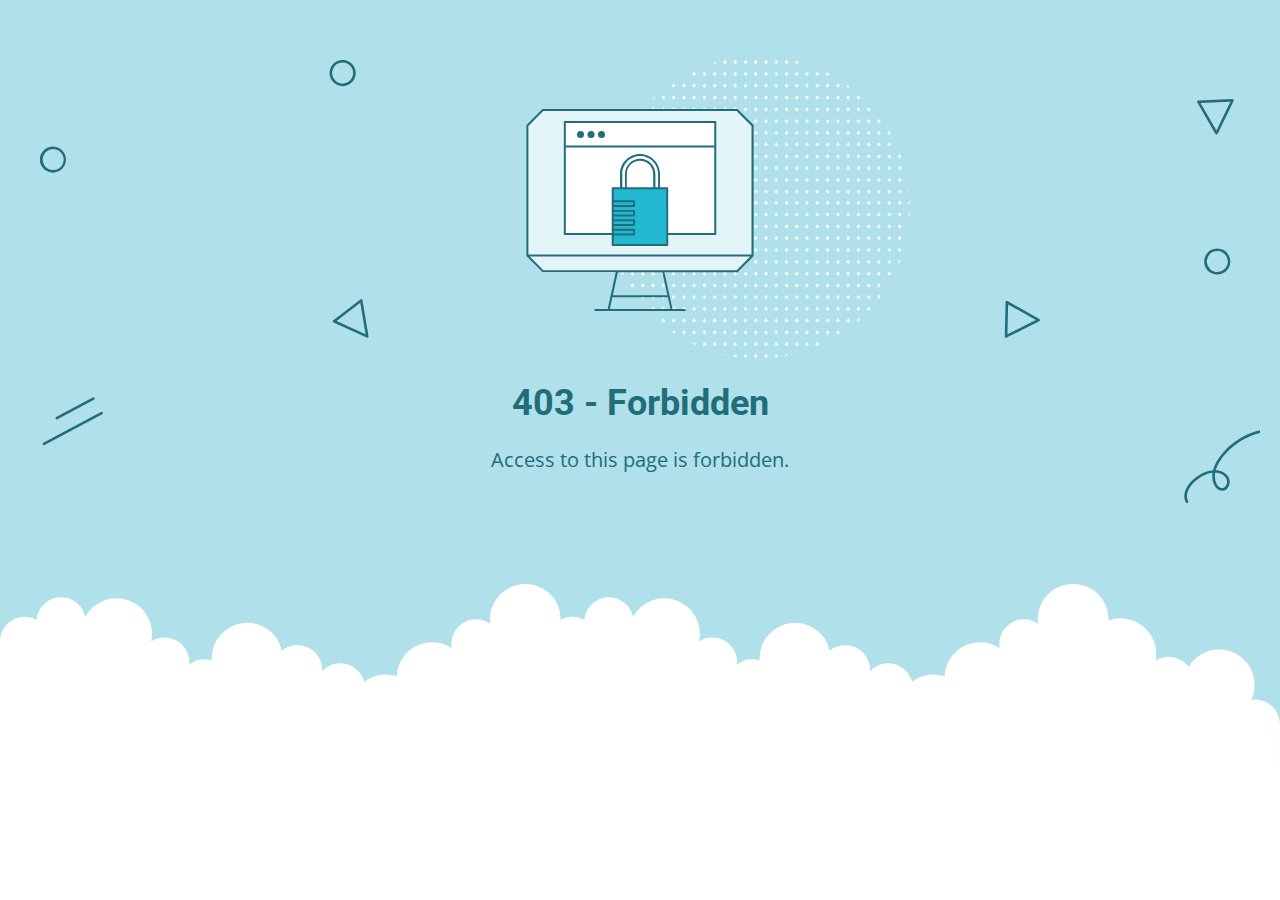
<file: css/mCSB_buttons.html>
<!DOCTYPE html>
<html lang="en">
<head>
    <meta charset="utf-8" />
    <meta name="viewport" content="width=device-width, initial-scale=1.0">
    <meta http-equiv="cache-control" content="no-store,max-age=0" />
    <meta name="robots" content="noindex" />
    <title>403 - Forbidden</title>
    <link href="https://fonts.googleapis.com/css?family=Open+Sans:400,700%7CRoboto:400,700" rel="stylesheet">
<style>
    * {
        box-sizing: border-box;
        -moz-box-sizing: border-box;
        -webkit-tap-highlight-color: transparent;
    }
    body {
        margin: 0;
        padding: 0;
        height: 100%;
        -webkit-text-size-adjust: 100%;
    }
    .fit-wide {
        position: relative;
        overflow: hidden;
        max-width: 1240px;
        margin: 0 auto;
        padding-top: 60px;
        padding-bottom: 60px;
        padding-left: 20px;
        padding-right: 20px;
    }
    .background-wrap { position: relative; }
    .background-wrap.cloud-blue { background-color: #b0e0e9; }
    .background-wrap.white { background-color: #fff; }
    .title { 
        position: relative; 
        text-align: center;
        margin: 20px auto 10px;
    }
    .title--regular { font-family: 'Roboto', Arial, sans-serif; }
    .title--size-large { font-size: 36px; line-height: 46px; }
    .title--size-semimedium { font-size: 20px; line-height: 28px; }
    .title--weight-normal { font-weight: 400; }
    .title--weight-bold { font-weight: 700; }
    .title--subtitle { 
        padding-bottom: 40px; 
        font-family: 'Open Sans', Arial ,sans-serif; 
        text-align: center;
    }
    .error h1,
    .error p { color: #226d7a; }
    .error--bg__cover {
        position: absolute;
        width: 100%;
    }
    .error--shape__clouds svg {
        display: block;
    }
    .abstract-half-dot--circle {
        z-index: 0;
        position: absolute;
        left: 15em;
        right: 0;
        width: 300px;
        height: 300px;
        margin: 0 auto;
    }
    .icon-graphic {
        z-index: 1;
        position: relative;
        width: 300px;
        height: 300px;
        margin: 0 auto;
    }
    @media screen and (max-width: 767px) {
        .error--bg__cover { display: none; }
        .abstract-half-dot--circle { left: 0; }
    }
</style>
</head>
<body>
    <div id="container">
        <section class="error content background-wrap cloud-blue">
            <div class="fit-wide">
                <div class="error--bg__cover">
                    <svg id="bb70dc41-31d3-430f-a666-fda9b093edf1" data-name="Layer 1" xmlns="http://www.w3.org/2000/svg" viewBox="0 0 948.879 339.018"><title>bg_error_lines</title><path d="M231.605,20a9.971,9.971,0,0,1-7.251-3.106h0A10.012,10.012,0,1,1,231.605,20ZM231.6,2a8,8,0,0,0-5.8,13.507h0A8,8,0,1,0,231.6,2Z" transform="translate(0 -0.005)" fill="#226d7a"/><path d="M10.006,86.2l-.26,0a10.02,10.02,0,1,1,.26,0Zm-.011-18a8.037,8.037,0,1,0,.208,0C10.134,68.2,10.064,68.2,9.995,68.2Z" transform="translate(0 -0.005)" fill="#226d7a"/><path d="M901.007,164.2q-.13,0-.261,0a10.019,10.019,0,1,1,.261,0Zm-.012-18a8,8,0,0,0-5.794,13.511h0a8,8,0,1,0,6-13.508C901.134,146.2,901.064,146.2,901,146.2Z" transform="translate(0 -0.005)" fill="#226d7a"/><path d="M250.416,212.509a1.014,1.014,0,0,1-.417-.091L224.634,200.8a1,1,0,0,1-.191-1.7L245.2,183.2a1,1,0,0,1,1.594.629l4.607,27.517a1,1,0,0,1-.986,1.165Zm-23.437-12.836,22.139,10.141L245.1,185.8Z" transform="translate(0 -0.005)" fill="#226d7a"/><path d="M739.316,212.525a1,1,0,0,1-1-1.021l.571-26.14a1,1,0,0,1,1.487-.851L764.73,198.12a1,1,0,0,1-.038,1.767l-24.926,12.532A1,1,0,0,1,739.316,212.525Zm1.535-25.456-.5,22.817,21.756-10.94Z" transform="translate(0 -0.005)" fill="#226d7a"/><path d="M900.389,57.039a1,1,0,0,1-.866-.5l-14-24.135a1,1,0,0,1,.827-1.5l26.128-.989a1.02,1.02,0,0,1,.875.452,1,1,0,0,1,.064.982L901.289,56.474a1,1,0,0,1-.862.565Zm-12.3-24.2,12.216,21.066L910.9,31.977Z" transform="translate(0 -0.005)" fill="#226d7a"/><path d="M12.87,275.027a1,1,0,0,1-.473-1.882l27.929-14.914A1,1,0,1,1,41.269,260L13.34,274.909A1,1,0,0,1,12.87,275.027Z" transform="translate(0 -0.005)" fill="#226d7a"/><path d="M3.022,294.787A1,1,0,0,1,2.55,292.9L46.7,269.328a1,1,0,0,1,.942,1.764L3.492,294.669A1,1,0,0,1,3.022,294.787Z" transform="translate(0 -0.005)" fill="#226d7a"/><path d="M877.689,339.023a1,1,0,0,1-.883-.529c-3.192-5.987.77-13.269,6.112-17.829,4.788-4.086,9.927-6.423,14.763-6.767,1.568-6.323,5.923-11.65,8.308-14.2,11.746-12.542,27.445-18.876,42.022-16.939a1,1,0,1,1-.264,1.982c-13.92-1.85-28.991,4.25-40.3,16.324-2.183,2.332-6.145,7.152-7.7,12.808.331.016.66.043.987.079,3.41.379,7.617,2.214,9.193,6.228a7.691,7.691,0,0,1-.846,6.881,5.421,5.421,0,0,1-4.372,2.574h-.086c-3.283,0-5.743-3.046-6.731-6.089a16.766,16.766,0,0,1-.613-7.609c-4.252.444-8.785,2.594-13.065,6.246-4.58,3.91-8.3,10.386-5.646,15.367a1,1,0,0,1-.882,1.47Zm21.626-23.164a14.936,14.936,0,0,0,.482,7.073c.744,2.291,2.555,4.725,4.883,4.7a3.488,3.488,0,0,0,2.742-1.687,5.715,5.715,0,0,0,.646-5.038c-1.251-3.185-4.721-4.655-7.551-4.97Q899.921,315.876,899.315,315.859Z" transform="translate(0 -0.005)" fill="#1e6d7a"/></svg>
                </div>
                <div>
                    <div class="abstract-half-dot--circle">
                        <svg id="a57f7293-9654-4013-9c82-7cad22fc3689" data-name="Layer 1" xmlns="http://www.w3.org/2000/svg" viewBox="0 0 300 298.181"><title>circle_dots</title><polygon points="145.742 133.848 147.581 131.734 145.742 129.621 143.904 131.734 145.742 133.848" fill="#fff"/><polygon points="145.742 122.041 147.581 119.928 145.742 117.814 143.904 119.928 145.742 122.041" fill="#fff"/><polygon points="145.742 110.235 147.581 108.122 145.742 106.008 143.904 108.122 145.742 110.235" fill="#fff"/><polygon points="145.742 98.429 147.581 96.316 145.742 94.202 143.904 96.316 145.742 98.429" fill="#fff"/><polygon points="145.742 86.624 147.581 84.51 145.742 82.396 143.904 84.51 145.742 86.624" fill="#fff"/><polygon points="156.015 129.621 154.177 131.734 156.015 133.848 157.854 131.734 156.015 129.621" fill="#fff"/><polygon points="156.015 117.814 154.177 119.928 156.015 122.041 157.854 119.928 156.015 117.814" fill="#fff"/><polygon points="156.015 106.008 154.177 108.122 156.015 110.235 157.854 108.122 156.015 106.008" fill="#fff"/><polygon points="156.015 94.202 154.177 96.316 156.015 98.429 157.854 96.316 156.015 94.202" fill="#fff"/><polygon points="156.015 82.396 154.177 84.51 156.015 86.624 157.854 84.51 156.015 82.396" fill="#fff"/><polygon points="166.288 129.621 164.45 131.734 166.288 133.848 168.13 131.734 166.288 129.621" fill="#fff"/><polygon points="166.288 117.814 164.45 119.928 166.288 122.041 168.13 119.928 166.288 117.814" fill="#fff"/><polygon points="166.288 106.008 164.45 108.122 166.288 110.235 168.13 108.122 166.288 106.008" fill="#fff"/><polygon points="166.288 94.202 164.45 96.316 166.288 98.429 168.13 96.316 166.288 94.202" fill="#fff"/><polygon points="168.128 84.51 166.288 82.396 164.45 84.51 166.288 86.624 168.128 84.51" fill="#fff"/><polygon points="176.563 129.621 174.724 131.734 176.563 133.848 178.401 131.734 176.563 129.621" fill="#fff"/><polygon points="176.563 117.814 174.724 119.928 176.563 122.041 178.401 119.928 176.563 117.814" fill="#fff"/><polygon points="176.563 106.008 174.724 108.122 176.563 110.235 178.401 108.122 176.563 106.008" fill="#fff"/><polygon points="176.563 94.202 174.724 96.316 176.563 98.429 178.401 96.316 176.563 94.202" fill="#fff"/><polygon points="176.563 82.396 174.724 84.51 176.563 86.624 178.401 84.51 176.563 82.396" fill="#fff"/><polygon points="186.835 129.621 184.997 131.734 186.835 133.848 188.674 131.734 186.835 129.621" fill="#fff"/><polygon points="186.835 117.814 184.997 119.928 186.835 122.041 188.674 119.928 186.835 117.814" fill="#fff"/><polygon points="186.835 106.008 184.997 108.122 186.835 110.235 188.674 108.122 186.835 106.008" fill="#fff"/><polygon points="186.835 94.202 184.997 96.316 186.835 98.429 188.674 96.316 186.835 94.202" fill="#fff"/><polygon points="186.835 82.396 184.997 84.51 186.835 86.624 188.674 84.51 186.835 82.396" fill="#fff"/><polygon points="197.11 129.621 195.268 131.734 197.11 133.848 198.948 131.734 197.11 129.621" fill="#fff"/><polygon points="197.11 117.814 195.268 119.928 197.11 122.041 198.948 119.928 197.11 117.814" fill="#fff"/><polygon points="197.11 106.008 195.268 108.122 197.11 110.235 198.948 108.122 197.11 106.008" fill="#fff"/><polygon points="197.11 94.202 195.268 96.316 197.11 98.429 198.948 96.316 197.11 94.202" fill="#fff"/><polygon points="197.11 82.396 195.27 84.51 197.11 86.624 198.948 84.51 197.11 82.396" fill="#fff"/><polygon points="207.383 129.621 205.545 131.734 207.383 133.848 209.221 131.734 207.383 129.621" fill="#fff"/><polygon points="207.383 117.814 205.545 119.928 207.383 122.041 209.221 119.928 207.383 117.814" fill="#fff"/><polygon points="207.383 106.008 205.545 108.122 207.383 110.235 209.221 108.122 207.383 106.008" fill="#fff"/><polygon points="207.383 94.202 205.545 96.316 207.383 98.429 209.221 96.316 207.383 94.202" fill="#fff"/><polygon points="207.383 82.396 205.545 84.51 207.383 86.624 209.221 84.51 207.383 82.396" fill="#fff"/><polygon points="217.656 129.621 215.817 131.734 217.656 133.848 219.497 131.734 217.656 129.621" fill="#fff"/><polygon points="217.656 117.814 215.817 119.928 217.656 122.041 219.497 119.928 217.656 117.814" fill="#fff"/><polygon points="217.656 106.008 215.817 108.122 217.656 110.235 219.497 108.122 217.656 106.008" fill="#fff"/><polygon points="217.656 94.202 215.817 96.316 217.656 98.429 219.497 96.316 217.656 94.202" fill="#fff"/><polygon points="219.496 84.51 217.656 82.396 215.817 84.51 217.656 86.624 219.496 84.51" fill="#fff"/><polygon points="227.93 129.621 226.092 131.734 227.93 133.848 229.769 131.734 227.93 129.621" fill="#fff"/><polygon points="227.93 117.814 226.092 119.928 227.93 122.041 229.769 119.928 227.93 117.814" fill="#fff"/><polygon points="227.93 106.008 226.092 108.122 227.93 110.235 229.769 108.122 227.93 106.008" fill="#fff"/><polygon points="227.93 94.202 226.092 96.316 227.93 98.429 229.769 96.316 227.93 94.202" fill="#fff"/><polygon points="227.93 82.396 226.092 84.51 227.93 86.624 229.769 84.51 227.93 82.396" fill="#fff"/><polygon points="238.203 129.621 236.365 131.734 238.203 133.848 240.042 131.734 238.203 129.621" fill="#fff"/><polygon points="238.203 117.814 236.365 119.928 238.203 122.041 240.042 119.928 238.203 117.814" fill="#fff"/><polygon points="238.203 106.008 236.365 108.122 238.203 110.235 240.042 108.122 238.203 106.008" fill="#fff"/><polygon points="238.203 94.202 236.365 96.316 238.203 98.429 240.042 96.316 238.203 94.202" fill="#fff"/><polygon points="238.203 82.396 236.365 84.51 238.203 86.624 240.042 84.51 238.203 82.396" fill="#fff"/><polygon points="248.478 133.848 250.316 131.734 248.478 129.621 246.636 131.734 248.478 133.848" fill="#fff"/><polygon points="248.478 122.041 250.316 119.928 248.478 117.814 246.636 119.928 248.478 122.041" fill="#fff"/><polygon points="248.478 110.235 250.316 108.122 248.478 106.008 246.636 108.122 248.478 110.235" fill="#fff"/><polygon points="248.478 98.429 250.316 96.316 248.478 94.202 246.636 96.316 248.478 98.429" fill="#fff"/><polygon points="246.638 84.51 248.478 86.624 250.316 84.51 248.478 82.396 246.638 84.51" fill="#fff"/><polygon points="258.751 129.621 256.912 131.734 258.751 133.848 260.589 131.734 258.751 129.621" fill="#fff"/><polygon points="258.751 117.814 256.912 119.928 258.751 122.041 260.589 119.928 258.751 117.814" fill="#fff"/><polygon points="258.751 106.008 256.912 108.122 258.751 110.235 260.589 108.122 258.751 106.008" fill="#fff"/><polygon points="258.751 94.202 256.912 96.316 258.751 98.429 260.589 96.316 258.751 94.202" fill="#fff"/><polygon points="258.751 82.396 256.912 84.51 258.751 86.624 260.589 84.51 258.751 82.396" fill="#fff"/><polygon points="269.023 129.621 267.185 131.734 269.023 133.848 270.865 131.734 269.023 129.621" fill="#fff"/><polygon points="269.023 117.814 267.185 119.928 269.023 122.041 270.865 119.928 269.023 117.814" fill="#fff"/><polygon points="269.023 106.008 267.185 108.122 269.023 110.235 270.865 108.122 269.023 106.008" fill="#fff"/><polygon points="269.023 94.202 267.185 96.316 269.023 98.429 270.865 96.316 269.023 94.202" fill="#fff"/><polygon points="270.863 84.51 269.023 82.396 267.185 84.51 269.023 86.624 270.863 84.51" fill="#fff"/><polygon points="145.742 75.064 147.581 72.95 145.742 70.837 143.904 72.95 145.742 75.064" fill="#fff"/><polygon points="145.742 63.258 147.581 61.144 145.742 59.031 143.904 61.144 145.742 63.258" fill="#fff"/><polygon points="145.742 51.452 147.581 49.338 145.742 47.225 143.904 49.338 145.742 51.452" fill="#fff"/><polygon points="145.742 39.646 147.581 37.532 145.742 35.419 143.904 37.532 145.742 39.646" fill="#fff"/><polygon points="145.742 27.84 147.581 25.726 145.742 23.612 143.904 25.726 145.742 27.84" fill="#fff"/><polygon points="147.581 13.92 145.742 11.806 143.904 13.92 145.742 16.033 147.581 13.92" fill="#fff"/><polygon points="143.904 2.114 145.742 4.227 147.581 2.114 145.742 0 143.904 2.114" fill="#fff"/><polygon points="156.015 70.837 154.177 72.95 156.015 75.064 157.854 72.95 156.015 70.837" fill="#fff"/><polygon points="156.015 59.031 154.177 61.144 156.015 63.258 157.854 61.144 156.015 59.031" fill="#fff"/><polygon points="156.015 47.225 154.177 49.338 156.015 51.452 157.854 49.338 156.015 47.225" fill="#fff"/><polygon points="156.015 35.419 154.177 37.532 156.015 39.646 157.854 37.532 156.015 35.419" fill="#fff"/><polygon points="156.015 23.612 154.177 25.726 156.015 27.84 157.854 25.726 156.015 23.612" fill="#fff"/><polygon points="156.015 11.806 154.177 13.92 156.015 16.033 157.854 13.92 156.015 11.806" fill="#fff"/><polygon points="156.015 0 154.177 2.114 156.015 4.227 157.854 2.114 156.015 0" fill="#fff"/><polygon points="166.288 70.837 164.45 72.95 166.288 75.064 168.13 72.95 166.288 70.837" fill="#fff"/><polygon points="166.288 59.031 164.45 61.144 166.288 63.258 168.13 61.144 166.288 59.031" fill="#fff"/><polygon points="166.288 47.225 164.45 49.338 166.288 51.452 168.13 49.338 166.288 47.225" fill="#fff"/><polygon points="166.288 35.419 164.45 37.532 166.288 39.646 168.13 37.532 166.288 35.419" fill="#fff"/><polygon points="166.288 23.612 164.45 25.726 166.288 27.84 168.13 25.726 166.288 23.612" fill="#fff"/><polygon points="166.288 11.806 164.45 13.92 166.288 16.033 168.13 13.92 166.288 11.806" fill="#fff"/><polygon points="166.288 0 164.45 2.114 166.288 4.227 168.13 2.114 166.288 0" fill="#fff"/><polygon points="176.563 70.837 174.724 72.95 176.563 75.064 178.401 72.95 176.563 70.837" fill="#fff"/><polygon points="176.563 59.031 174.724 61.144 176.563 63.258 178.401 61.144 176.563 59.031" fill="#fff"/><polygon points="176.563 47.225 174.724 49.338 176.563 51.452 178.401 49.338 176.563 47.225" fill="#fff"/><polygon points="176.563 35.419 174.724 37.532 176.563 39.646 178.401 37.532 176.563 35.419" fill="#fff"/><polygon points="176.563 23.612 174.724 25.726 176.563 27.84 178.401 25.726 176.563 23.612" fill="#fff"/><polygon points="176.563 11.806 174.724 13.92 176.563 16.033 178.401 13.92 176.563 11.806" fill="#fff"/><polygon points="176.563 0 174.724 2.114 176.563 4.227 178.401 2.114 176.563 0" fill="#fff"/><polygon points="186.835 70.837 184.997 72.95 186.835 75.064 188.674 72.95 186.835 70.837" fill="#fff"/><polygon points="186.835 59.031 184.997 61.144 186.835 63.258 188.674 61.144 186.835 59.031" fill="#fff"/><polygon points="186.835 47.225 184.997 49.338 186.835 51.452 188.674 49.338 186.835 47.225" fill="#fff"/><polygon points="186.835 35.419 184.997 37.532 186.835 39.646 188.674 37.532 186.835 35.419" fill="#fff"/><polygon points="186.835 23.612 184.997 25.726 186.835 27.84 188.674 25.726 186.835 23.612" fill="#fff"/><polygon points="186.835 11.806 184.997 13.92 186.835 16.033 188.674 13.92 186.835 11.806" fill="#fff"/><path d="M186.835,4.227l1.839-2.113-.31-.356c-.826-.225-1.651-.45-2.483-.661L185,2.114Z" fill="#fff"/><polygon points="197.11 70.837 195.268 72.95 197.11 75.064 198.948 72.95 197.11 70.837" fill="#fff"/><polygon points="197.11 59.031 195.268 61.144 197.11 63.258 198.948 61.144 197.11 59.031" fill="#fff"/><polygon points="197.11 47.225 195.268 49.338 197.11 51.452 198.948 49.338 197.11 47.225" fill="#fff"/><polygon points="197.11 35.419 195.268 37.532 197.11 39.646 198.948 37.532 197.11 35.419" fill="#fff"/><polygon points="197.11 23.612 195.268 25.726 197.11 27.84 198.948 25.726 197.11 23.612" fill="#fff"/><polygon points="197.11 11.806 195.268 13.92 197.11 16.033 198.948 13.92 197.11 11.806" fill="#fff"/><polygon points="207.383 70.837 205.545 72.95 207.383 75.064 209.221 72.95 207.383 70.837" fill="#fff"/><polygon points="207.383 59.031 205.545 61.144 207.383 63.258 209.221 61.144 207.383 59.031" fill="#fff"/><polygon points="207.383 47.225 205.545 49.338 207.383 51.452 209.221 49.338 207.383 47.225" fill="#fff"/><polygon points="207.383 35.419 205.545 37.532 207.383 39.646 209.221 37.532 207.383 35.419" fill="#fff"/><polygon points="207.383 23.612 205.545 25.726 207.383 27.84 209.221 25.726 207.383 23.612" fill="#fff"/><polygon points="207.383 11.806 205.545 13.92 207.383 16.033 209.221 13.92 207.383 11.806" fill="#fff"/><polygon points="217.656 70.837 215.817 72.95 217.656 75.064 219.497 72.95 217.656 70.837" fill="#fff"/><polygon points="217.656 59.031 215.817 61.144 217.656 63.258 219.497 61.144 217.656 59.031" fill="#fff"/><polygon points="217.656 47.225 215.817 49.338 217.656 51.452 219.497 49.338 217.656 47.225" fill="#fff"/><polygon points="217.656 35.419 215.817 37.532 217.656 39.646 219.497 37.532 217.656 35.419" fill="#fff"/><polygon points="217.656 23.612 215.817 25.726 217.656 27.84 219.497 25.726 217.656 23.612" fill="#fff"/><path d="M217.656,16.033l1.753-2.011c-.842-.445-1.685-.887-2.535-1.317l-1.057,1.215Z" fill="#fff"/><polygon points="227.93 70.837 226.092 72.95 227.93 75.064 229.769 72.95 227.93 70.837" fill="#fff"/><polygon points="227.93 59.031 226.092 61.144 227.93 63.258 229.769 61.144 227.93 59.031" fill="#fff"/><polygon points="227.93 47.225 226.092 49.338 227.93 51.452 229.769 49.338 227.93 47.225" fill="#fff"/><polygon points="227.93 35.419 226.092 37.532 227.93 39.646 229.769 37.532 227.93 35.419" fill="#fff"/><polygon points="227.93 23.612 226.092 25.726 227.93 27.84 229.769 25.726 227.93 23.612" fill="#fff"/><polygon points="238.203 70.837 236.365 72.95 238.203 75.064 240.042 72.95 238.203 70.837" fill="#fff"/><polygon points="238.203 59.031 236.365 61.144 238.203 63.258 240.042 61.144 238.203 59.031" fill="#fff"/><polygon points="238.203 47.225 236.365 49.338 238.203 51.452 240.042 49.338 238.203 47.225" fill="#fff"/><polygon points="238.203 35.419 236.365 37.532 238.203 39.646 240.042 37.532 238.203 35.419" fill="#fff"/><path d="M236.365,25.726,238.2,27.84l1.084-1.246c-.744-.555-1.5-1.1-2.25-1.641Z" fill="#fff"/><polygon points="248.478 75.064 250.316 72.95 248.478 70.837 246.636 72.95 248.478 75.064" fill="#fff"/><polygon points="248.478 63.258 250.316 61.144 248.478 59.031 246.636 61.144 248.478 63.258" fill="#fff"/><polygon points="250.316 49.338 248.478 47.225 246.636 49.338 248.478 51.452 250.316 49.338" fill="#fff"/><polygon points="246.636 37.532 248.478 39.646 250.316 37.532 248.478 35.419 246.636 37.532" fill="#fff"/><polygon points="258.751 70.837 256.912 72.95 258.751 75.064 260.589 72.95 258.751 70.837" fill="#fff"/><polygon points="258.751 59.031 256.912 61.144 258.751 63.258 260.589 61.144 258.751 59.031" fill="#fff"/><polygon points="258.751 47.225 256.912 49.338 258.751 51.452 260.589 49.338 258.751 47.225" fill="#fff"/><polygon points="269.023 70.837 267.185 72.95 269.023 75.064 270.865 72.95 269.023 70.837" fill="#fff"/><polygon points="269.023 59.031 267.185 61.144 269.023 63.258 270.865 61.144 269.023 59.031" fill="#fff"/><polygon points="279.445 129.621 277.607 131.734 279.445 133.848 281.284 131.734 279.445 129.621" fill="#fff"/><polygon points="279.445 117.814 277.607 119.928 279.445 122.041 281.284 119.928 279.445 117.814" fill="#fff"/><polygon points="279.445 106.008 277.607 108.122 279.445 110.235 281.284 108.122 279.445 106.008" fill="#fff"/><polygon points="279.445 94.202 277.607 96.316 279.445 98.429 281.284 96.316 279.445 94.202" fill="#fff"/><polygon points="279.445 82.396 277.607 84.51 279.445 86.624 281.284 84.51 279.445 82.396" fill="#fff"/><polygon points="289.718 129.621 287.88 131.734 289.718 133.848 291.56 131.734 289.718 129.621" fill="#fff"/><polygon points="289.718 117.814 287.88 119.928 289.718 122.041 291.56 119.928 289.718 117.814" fill="#fff"/><polygon points="289.718 106.008 287.88 108.122 289.718 110.235 291.56 108.122 289.718 106.008" fill="#fff"/><path d="M287.88,96.316l1.838,2.113,1.515-1.739c-.151-.422-.3-.846-.451-1.267L289.718,94.2Z" fill="#fff"/><path d="M299.092,130.656l-.938,1.078,1.192,1.37Q299.229,131.877,299.092,130.656Z" fill="#fff"/><path d="M279.445,75.064l1.241-1.427q-.721-1.278-1.466-2.541l-1.613,1.854Z" fill="#fff"/><polygon points="1.838 129.621 0 131.734 1.838 133.848 3.677 131.734 1.838 129.621" fill="#fff"/><polygon points="1.838 117.814 0 119.928 1.838 122.041 3.677 119.928 1.838 117.814" fill="#fff"/><path d="M1.838,110.235l1.839-2.113-1.534-1.764q-.456,1.6-.876,3.22Z" fill="#fff"/><polygon points="12.113 129.621 10.271 131.734 12.113 133.848 13.951 131.734 12.113 129.621" fill="#fff"/><polygon points="12.113 117.814 10.271 119.928 12.113 122.041 13.951 119.928 12.113 117.814" fill="#fff"/><polygon points="12.113 106.008 10.271 108.122 12.113 110.235 13.951 108.122 12.113 106.008" fill="#fff"/><polygon points="12.113 94.202 10.271 96.316 12.113 98.429 13.951 96.316 12.113 94.202" fill="#fff"/><polygon points="12.113 82.396 10.273 84.51 12.113 86.624 13.951 84.51 12.113 82.396" fill="#fff"/><polygon points="22.533 129.621 20.695 131.734 22.533 133.848 24.371 131.734 22.533 129.621" fill="#fff"/><polygon points="22.533 117.814 20.695 119.928 22.533 122.041 24.371 119.928 22.533 117.814" fill="#fff"/><polygon points="22.533 106.008 20.695 108.122 22.533 110.235 24.371 108.122 22.533 106.008" fill="#fff"/><polygon points="22.533 94.202 20.695 96.316 22.533 98.429 24.371 96.316 22.533 94.202" fill="#fff"/><polygon points="22.533 82.396 20.695 84.51 22.533 86.624 24.371 84.51 22.533 82.396" fill="#fff"/><polygon points="32.808 129.621 30.966 131.734 32.808 133.848 34.646 131.734 32.808 129.621" fill="#fff"/><polygon points="32.808 117.814 30.966 119.928 32.808 122.041 34.646 119.928 32.808 117.814" fill="#fff"/><polygon points="32.808 106.008 30.966 108.122 32.808 110.235 34.646 108.122 32.808 106.008" fill="#fff"/><polygon points="32.808 94.202 30.966 96.316 32.808 98.429 34.646 96.316 32.808 94.202" fill="#fff"/><polygon points="32.808 82.396 30.968 84.51 32.808 86.624 34.646 84.51 32.808 82.396" fill="#fff"/><polygon points="43.08 129.621 41.242 131.734 43.08 133.848 44.919 131.734 43.08 129.621" fill="#fff"/><polygon points="43.08 117.814 41.242 119.928 43.08 122.041 44.919 119.928 43.08 117.814" fill="#fff"/><polygon points="43.08 106.008 41.242 108.122 43.08 110.235 44.919 108.122 43.08 106.008" fill="#fff"/><polygon points="43.08 94.202 41.242 96.316 43.08 98.429 44.919 96.316 43.08 94.202" fill="#fff"/><polygon points="43.08 82.396 41.242 84.51 43.08 86.624 44.919 84.51 43.08 82.396" fill="#fff"/><polygon points="53.353 129.621 51.515 131.734 53.353 133.848 55.195 131.734 53.353 129.621" fill="#fff"/><polygon points="53.353 117.814 51.515 119.928 53.353 122.041 55.195 119.928 53.353 117.814" fill="#fff"/><polygon points="53.353 106.008 51.515 108.122 53.353 110.235 55.195 108.122 53.353 106.008" fill="#fff"/><polygon points="53.353 94.202 51.515 96.316 53.353 98.429 55.195 96.316 53.353 94.202" fill="#fff"/><polygon points="55.193 84.51 53.353 82.396 51.515 84.51 53.353 86.624 55.193 84.51" fill="#fff"/><polygon points="63.628 129.621 61.789 131.734 63.628 133.848 65.466 131.734 63.628 129.621" fill="#fff"/><polygon points="63.628 117.814 61.789 119.928 63.628 122.041 65.466 119.928 63.628 117.814" fill="#fff"/><polygon points="63.628 106.008 61.789 108.122 63.628 110.235 65.466 108.122 63.628 106.008" fill="#fff"/><polygon points="63.628 94.202 61.789 96.316 63.628 98.429 65.466 96.316 63.628 94.202" fill="#fff"/><polygon points="63.628 82.396 61.789 84.51 63.628 86.624 65.466 84.51 63.628 82.396" fill="#fff"/><polygon points="73.901 129.621 72.062 131.734 73.901 133.848 75.739 131.734 73.901 129.621" fill="#fff"/><polygon points="73.901 117.814 72.062 119.928 73.901 122.041 75.739 119.928 73.901 117.814" fill="#fff"/><polygon points="73.901 106.008 72.062 108.122 73.901 110.235 75.739 108.122 73.901 106.008" fill="#fff"/><polygon points="73.901 94.202 72.062 96.316 73.901 98.429 75.739 96.316 73.901 94.202" fill="#fff"/><polygon points="73.901 82.396 72.062 84.51 73.901 86.624 75.739 84.51 73.901 82.396" fill="#fff"/><polygon points="84.174 129.621 82.335 131.734 84.174 133.848 86.015 131.734 84.174 129.621" fill="#fff"/><polygon points="84.174 117.814 82.335 119.928 84.174 122.041 86.015 119.928 84.174 117.814" fill="#fff"/><polygon points="84.174 106.008 82.335 108.122 84.174 110.235 86.015 108.122 84.174 106.008" fill="#fff"/><polygon points="84.174 94.202 82.335 96.316 84.174 98.429 86.015 96.316 84.174 94.202" fill="#fff"/><polygon points="86.014 84.51 84.174 82.396 82.335 84.51 84.174 86.624 86.014 84.51" fill="#fff"/><polygon points="94.448 129.621 92.61 131.734 94.448 133.848 96.286 131.734 94.448 129.621" fill="#fff"/><polygon points="94.448 117.814 92.61 119.928 94.448 122.041 96.286 119.928 94.448 117.814" fill="#fff"/><polygon points="94.448 106.008 92.61 108.122 94.448 110.235 96.286 108.122 94.448 106.008" fill="#fff"/><polygon points="94.448 94.202 92.61 96.316 94.448 98.429 96.286 96.316 94.448 94.202" fill="#fff"/><polygon points="94.448 82.396 92.61 84.51 94.448 86.624 96.286 84.51 94.448 82.396" fill="#fff"/><polygon points="104.721 129.621 102.883 131.734 104.721 133.848 106.559 131.734 104.721 129.621" fill="#fff"/><polygon points="104.721 117.814 102.883 119.928 104.721 122.041 106.559 119.928 104.721 117.814" fill="#fff"/><polygon points="104.721 106.008 102.883 108.122 104.721 110.235 106.559 108.122 104.721 106.008" fill="#fff"/><polygon points="104.721 94.202 102.883 96.316 104.721 98.429 106.559 96.316 104.721 94.202" fill="#fff"/><polygon points="104.721 82.396 102.883 84.51 104.721 86.624 106.559 84.51 104.721 82.396" fill="#fff"/><polygon points="114.996 129.621 113.154 131.734 114.996 133.848 116.834 131.734 114.996 129.621" fill="#fff"/><polygon points="114.996 117.814 113.154 119.928 114.996 122.041 116.834 119.928 114.996 117.814" fill="#fff"/><polygon points="114.996 106.008 113.154 108.122 114.996 110.235 116.834 108.122 114.996 106.008" fill="#fff"/><polygon points="114.996 94.202 113.154 96.316 114.996 98.429 116.834 96.316 114.996 94.202" fill="#fff"/><polygon points="114.996 82.396 113.156 84.51 114.996 86.624 116.834 84.51 114.996 82.396" fill="#fff"/><polygon points="125.268 133.848 127.107 131.734 125.268 129.621 123.43 131.734 125.268 133.848" fill="#fff"/><polygon points="125.268 122.041 127.107 119.928 125.268 117.814 123.43 119.928 125.268 122.041" fill="#fff"/><polygon points="125.268 110.235 127.107 108.122 125.268 106.008 123.43 108.122 125.268 110.235" fill="#fff"/><polygon points="125.268 98.429 127.107 96.316 125.268 94.202 123.43 96.316 125.268 98.429" fill="#fff"/><polygon points="125.268 86.624 127.107 84.51 125.268 82.396 123.43 84.51 125.268 86.624" fill="#fff"/><polygon points="135.541 133.848 137.383 131.734 135.541 129.621 133.703 131.734 135.541 133.848" fill="#fff"/><polygon points="135.541 122.041 137.383 119.928 135.541 117.814 133.703 119.928 135.541 122.041" fill="#fff"/><polygon points="135.541 110.235 137.383 108.122 135.541 106.008 133.703 108.122 135.541 110.235" fill="#fff"/><polygon points="135.541 98.429 137.383 96.316 135.541 94.202 133.703 96.316 135.541 98.429" fill="#fff"/><polygon points="135.541 86.624 137.381 84.51 135.541 82.396 133.703 84.51 135.541 86.624" fill="#fff"/><polygon points="22.533 70.837 20.695 72.95 22.533 75.064 24.371 72.95 22.533 70.837" fill="#fff"/><path d="M22.533,63.258l1.838-2.114-.387-.445c-.55.779-1.1,1.559-1.634,2.349Z" fill="#fff"/><polygon points="32.808 70.837 30.966 72.95 32.808 75.064 34.646 72.95 32.808 70.837" fill="#fff"/><polygon points="32.808 59.031 30.966 61.144 32.808 63.258 34.646 61.144 32.808 59.031" fill="#fff"/><path d="M32.808,51.452l1.838-2.114-.9-1.037c-.616.7-1.222,1.416-1.825,2.132Z" fill="#fff"/><polygon points="43.08 70.837 41.242 72.95 43.08 75.064 44.919 72.95 43.08 70.837" fill="#fff"/><polygon points="43.08 59.031 41.242 61.144 43.08 63.258 44.919 61.144 43.08 59.031" fill="#fff"/><polygon points="43.08 47.225 41.242 49.338 43.08 51.452 44.919 49.338 43.08 47.225" fill="#fff"/><path d="M43.08,39.646l1.839-2.114-.342-.393q-1.016.947-2.015,1.911Z" fill="#fff"/><polygon points="53.353 70.837 51.515 72.95 53.353 75.064 55.195 72.95 53.353 70.837" fill="#fff"/><polygon points="53.353 59.031 51.515 61.144 53.353 63.258 55.195 61.144 53.353 59.031" fill="#fff"/><polygon points="53.353 47.225 51.515 49.338 53.353 51.452 55.195 49.338 53.353 47.225" fill="#fff"/><polygon points="53.353 35.419 51.515 37.532 53.353 39.646 55.195 37.532 53.353 35.419" fill="#fff"/><polygon points="63.628 70.837 61.789 72.95 63.628 75.064 65.466 72.95 63.628 70.837" fill="#fff"/><polygon points="63.628 59.031 61.789 61.144 63.628 63.258 65.466 61.144 63.628 59.031" fill="#fff"/><polygon points="63.628 47.225 61.789 49.338 63.628 51.452 65.466 49.338 63.628 47.225" fill="#fff"/><polygon points="63.628 35.419 61.789 37.532 63.628 39.646 65.466 37.532 63.628 35.419" fill="#fff"/><polygon points="63.628 23.612 61.789 25.726 63.628 27.84 65.466 25.726 63.628 23.612" fill="#fff"/><polygon points="73.901 70.837 72.062 72.95 73.901 75.064 75.739 72.95 73.901 70.837" fill="#fff"/><polygon points="73.901 59.031 72.062 61.144 73.901 63.258 75.739 61.144 73.901 59.031" fill="#fff"/><polygon points="73.901 47.225 72.062 49.338 73.901 51.452 75.739 49.338 73.901 47.225" fill="#fff"/><polygon points="73.901 35.419 72.062 37.532 73.901 39.646 75.739 37.532 73.901 35.419" fill="#fff"/><polygon points="73.901 23.612 72.062 25.726 73.901 27.84 75.739 25.726 73.901 23.612" fill="#fff"/><path d="M73.9,16.033l.476-.547c-.214.119-.429.237-.642.357Z" fill="#fff"/><polygon points="84.174 70.837 82.335 72.95 84.174 75.064 86.015 72.95 84.174 70.837" fill="#fff"/><polygon points="84.174 59.031 82.335 61.144 84.174 63.258 86.015 61.144 84.174 59.031" fill="#fff"/><polygon points="84.174 47.225 82.335 49.338 84.174 51.452 86.015 49.338 84.174 47.225" fill="#fff"/><polygon points="84.174 35.419 82.335 37.532 84.174 39.646 86.015 37.532 84.174 35.419" fill="#fff"/><polygon points="84.174 23.612 82.335 25.726 84.174 27.84 86.015 25.726 84.174 23.612" fill="#fff"/><polygon points="84.174 11.806 82.335 13.92 84.174 16.033 86.015 13.92 84.174 11.806" fill="#fff"/><polygon points="94.448 70.837 92.61 72.95 94.448 75.064 96.286 72.95 94.448 70.837" fill="#fff"/><polygon points="94.448 59.031 92.61 61.144 94.448 63.258 96.286 61.144 94.448 59.031" fill="#fff"/><polygon points="94.448 47.225 92.61 49.338 94.448 51.452 96.286 49.338 94.448 47.225" fill="#fff"/><polygon points="94.448 35.419 92.61 37.532 94.448 39.646 96.286 37.532 94.448 35.419" fill="#fff"/><polygon points="94.448 23.612 92.61 25.726 94.448 27.84 96.286 25.726 94.448 23.612" fill="#fff"/><polygon points="94.448 11.806 92.61 13.92 94.448 16.033 96.286 13.92 94.448 11.806" fill="#fff"/><polygon points="104.721 70.837 102.883 72.95 104.721 75.064 106.559 72.95 104.721 70.837" fill="#fff"/><polygon points="104.721 59.031 102.883 61.144 104.721 63.258 106.559 61.144 104.721 59.031" fill="#fff"/><polygon points="104.721 47.225 102.883 49.338 104.721 51.452 106.559 49.338 104.721 47.225" fill="#fff"/><polygon points="104.721 35.419 102.883 37.532 104.721 39.646 106.559 37.532 104.721 35.419" fill="#fff"/><polygon points="104.721 23.612 102.883 25.726 104.721 27.84 106.559 25.726 104.721 23.612" fill="#fff"/><polygon points="104.721 11.806 102.883 13.92 104.721 16.033 106.559 13.92 104.721 11.806" fill="#fff"/><path d="M104.721,4.227l1.759-2.022c-.937.266-1.868.545-2.8.828Z" fill="#fff"/><polygon points="114.996 70.837 113.154 72.95 114.996 75.064 116.834 72.95 114.996 70.837" fill="#fff"/><polygon points="114.996 59.031 113.154 61.144 114.996 63.258 116.834 61.144 114.996 59.031" fill="#fff"/><polygon points="114.996 47.225 113.154 49.338 114.996 51.452 116.834 49.338 114.996 47.225" fill="#fff"/><polygon points="114.996 35.419 113.154 37.532 114.996 39.646 116.834 37.532 114.996 35.419" fill="#fff"/><polygon points="114.996 23.612 113.154 25.726 114.996 27.84 116.834 25.726 114.996 23.612" fill="#fff"/><polygon points="114.996 11.806 113.154 13.92 114.996 16.033 116.834 13.92 114.996 11.806" fill="#fff"/><path d="M113.154,2.114,115,4.227l1.838-2.113-1.8-2.066-.1.023Z" fill="#fff"/><polygon points="125.268 75.064 127.107 72.95 125.268 70.837 123.43 72.95 125.268 75.064" fill="#fff"/><polygon points="125.268 63.258 127.107 61.144 125.268 59.031 123.43 61.144 125.268 63.258" fill="#fff"/><polygon points="125.268 51.452 127.107 49.338 125.268 47.225 123.43 49.338 125.268 51.452" fill="#fff"/><polygon points="125.268 39.646 127.107 37.532 125.268 35.419 123.43 37.532 125.268 39.646" fill="#fff"/><polygon points="125.268 27.84 127.107 25.726 125.268 23.612 123.43 25.726 125.268 27.84" fill="#fff"/><polygon points="125.268 16.033 127.107 13.92 125.268 11.806 123.43 13.92 125.268 16.033" fill="#fff"/><polygon points="127.107 2.114 125.268 0 123.43 2.114 125.268 4.227 127.107 2.114" fill="#fff"/><polygon points="135.541 75.064 137.383 72.95 135.541 70.837 133.703 72.95 135.541 75.064" fill="#fff"/><polygon points="135.541 63.258 137.383 61.144 135.541 59.031 133.703 61.144 135.541 63.258" fill="#fff"/><polygon points="135.541 51.452 137.383 49.338 135.541 47.225 133.703 49.338 135.541 51.452" fill="#fff"/><polygon points="135.541 39.646 137.383 37.532 135.541 35.419 133.703 37.532 135.541 39.646" fill="#fff"/><polygon points="135.541 27.84 137.383 25.726 135.541 23.612 133.703 25.726 135.541 27.84" fill="#fff"/><polygon points="135.541 16.033 137.383 13.92 135.541 11.806 133.703 13.92 135.541 16.033" fill="#fff"/><polygon points="137.383 2.114 135.541 0 133.703 2.114 135.541 4.227 137.383 2.114" fill="#fff"/><polygon points="145.742 286.348 147.581 284.234 145.742 282.121 143.904 284.234 145.742 286.348" fill="#fff"/><polygon points="145.742 274.542 147.581 272.428 145.742 270.315 143.904 272.428 145.742 274.542" fill="#fff"/><polygon points="145.742 262.736 147.581 260.622 145.742 258.509 143.904 260.622 145.742 262.736" fill="#fff"/><polygon points="145.742 250.929 147.581 248.815 145.742 246.702 143.904 248.815 145.742 250.929" fill="#fff"/><polygon points="145.742 239.123 147.581 237.01 145.742 234.896 143.904 237.01 145.742 239.123" fill="#fff"/><polygon points="154.177 284.234 156.015 286.348 157.854 284.234 156.015 282.121 154.177 284.234" fill="#fff"/><polygon points="156.015 270.315 154.177 272.428 156.015 274.542 157.854 272.428 156.015 270.315" fill="#fff"/><polygon points="156.015 258.509 154.177 260.622 156.015 262.736 157.854 260.622 156.015 258.509" fill="#fff"/><polygon points="156.015 246.702 154.177 248.815 156.015 250.929 157.854 248.815 156.015 246.702" fill="#fff"/><polygon points="156.015 234.896 154.177 237.01 156.015 239.123 157.854 237.01 156.015 234.896" fill="#fff"/><polygon points="164.45 284.234 166.288 286.348 168.13 284.234 166.288 282.121 164.45 284.234" fill="#fff"/><polygon points="166.288 270.315 164.45 272.428 166.288 274.542 168.13 272.428 166.288 270.315" fill="#fff"/><polygon points="166.288 258.509 164.45 260.622 166.288 262.736 168.13 260.622 166.288 258.509" fill="#fff"/><polygon points="166.288 246.702 164.45 248.815 166.288 250.929 168.13 248.815 166.288 246.702" fill="#fff"/><polygon points="166.288 234.896 164.45 237.01 166.288 239.123 168.13 237.01 166.288 234.896" fill="#fff"/><polygon points="174.724 284.234 176.563 286.348 178.401 284.234 176.563 282.121 174.724 284.234" fill="#fff"/><polygon points="176.563 270.315 174.724 272.428 176.563 274.542 178.401 272.428 176.563 270.315" fill="#fff"/><polygon points="176.563 258.509 174.724 260.622 176.563 262.736 178.401 260.622 176.563 258.509" fill="#fff"/><polygon points="176.563 246.702 174.724 248.815 176.563 250.929 178.401 248.815 176.563 246.702" fill="#fff"/><polygon points="176.563 234.896 174.724 237.01 176.563 239.123 178.401 237.01 176.563 234.896" fill="#fff"/><polygon points="184.997 284.234 186.835 286.348 188.674 284.234 186.835 282.121 184.997 284.234" fill="#fff"/><polygon points="186.835 270.315 184.997 272.428 186.835 274.542 188.674 272.428 186.835 270.315" fill="#fff"/><polygon points="186.835 258.509 184.997 260.622 186.835 262.736 188.674 260.622 186.835 258.509" fill="#fff"/><polygon points="186.835 246.702 184.997 248.815 186.835 250.929 188.674 248.815 186.835 246.702" fill="#fff"/><polygon points="186.835 234.896 184.997 237.01 186.835 239.123 188.674 237.01 186.835 234.896" fill="#fff"/><polygon points="195.268 284.234 197.11 286.348 198.948 284.234 197.11 282.121 195.268 284.234" fill="#fff"/><polygon points="197.11 270.315 195.268 272.428 197.11 274.542 198.948 272.428 197.11 270.315" fill="#fff"/><polygon points="197.11 258.509 195.268 260.622 197.11 262.736 198.948 260.622 197.11 258.509" fill="#fff"/><polygon points="197.11 246.702 195.268 248.815 197.11 250.929 198.948 248.815 197.11 246.702" fill="#fff"/><polygon points="197.11 234.896 195.268 237.01 197.11 239.123 198.948 237.01 197.11 234.896" fill="#fff"/><polygon points="205.545 284.234 207.383 286.348 209.221 284.234 207.383 282.121 205.545 284.234" fill="#fff"/><polygon points="207.383 270.315 205.545 272.428 207.383 274.542 209.221 272.428 207.383 270.315" fill="#fff"/><polygon points="207.383 258.509 205.545 260.622 207.383 262.736 209.221 260.622 207.383 258.509" fill="#fff"/><polygon points="207.383 246.702 205.545 248.815 207.383 250.929 209.221 248.815 207.383 246.702" fill="#fff"/><polygon points="207.383 234.896 205.545 237.01 207.383 239.123 209.221 237.01 207.383 234.896" fill="#fff"/><polygon points="215.817 272.428 217.656 274.542 219.497 272.428 217.656 270.315 215.817 272.428" fill="#fff"/><polygon points="217.656 258.509 215.817 260.622 217.656 262.736 219.497 260.622 217.656 258.509" fill="#fff"/><polygon points="217.656 246.702 215.817 248.815 217.656 250.929 219.497 248.815 217.656 246.702" fill="#fff"/><polygon points="217.656 234.896 215.817 237.01 217.656 239.123 219.497 237.01 217.656 234.896" fill="#fff"/><polygon points="226.092 272.428 227.93 274.542 229.769 272.428 227.93 270.315 226.092 272.428" fill="#fff"/><polygon points="227.93 258.509 226.092 260.622 227.93 262.736 229.769 260.622 227.93 258.509" fill="#fff"/><polygon points="227.93 246.702 226.092 248.815 227.93 250.929 229.769 248.815 227.93 246.702" fill="#fff"/><polygon points="227.93 234.896 226.092 237.01 227.93 239.123 229.769 237.01 227.93 234.896" fill="#fff"/><polygon points="236.365 260.622 238.203 262.736 240.042 260.622 238.203 258.509 236.365 260.622" fill="#fff"/><polygon points="238.203 246.702 236.365 248.815 238.203 250.929 240.042 248.815 238.203 246.702" fill="#fff"/><polygon points="238.203 234.896 236.365 237.01 238.203 239.123 240.042 237.01 238.203 234.896" fill="#fff"/><path d="M248.478,258.509l-1.842,2.113.929,1.067c.7-.6,1.391-1.22,2.081-1.837Z" fill="#fff"/><polygon points="248.478 250.929 250.316 248.815 248.478 246.702 246.636 248.815 248.478 250.929" fill="#fff"/><polygon points="248.478 239.123 250.316 237.01 248.478 234.896 246.636 237.01 248.478 239.123" fill="#fff"/><polygon points="260.589 248.815 258.751 246.702 256.912 248.815 258.751 250.929 260.589 248.815" fill="#fff"/><polygon points="256.912 237.01 258.751 239.123 260.589 237.01 258.751 234.896 256.912 237.01" fill="#fff"/><path d="M269.023,234.9l-1.838,2.114,1.766,2.03q.864-1.126,1.707-2.268Z" fill="#fff"/><polygon points="145.742 227.565 147.581 225.451 145.742 223.337 143.904 225.451 145.742 227.565" fill="#fff"/><polygon points="145.742 215.759 147.581 213.645 145.742 211.531 143.904 213.645 145.742 215.759" fill="#fff"/><polygon points="145.742 203.952 147.581 201.838 145.742 199.725 143.904 201.838 145.742 203.952" fill="#fff"/><polygon points="145.742 192.146 147.581 190.032 145.742 187.919 143.904 190.032 145.742 192.146" fill="#fff"/><polygon points="145.742 180.34 147.581 178.226 145.742 176.113 143.904 178.226 145.742 180.34" fill="#fff"/><polygon points="145.742 168.534 147.581 166.42 145.742 164.307 143.904 166.42 145.742 168.534" fill="#fff"/><polygon points="145.742 156.727 147.581 154.614 145.742 152.5 143.904 154.614 145.742 156.727" fill="#fff"/><polygon points="145.742 144.921 147.581 142.808 145.742 140.694 143.904 142.808 145.742 144.921" fill="#fff"/><polygon points="156.015 223.337 154.177 225.451 156.015 227.565 157.854 225.451 156.015 223.337" fill="#fff"/><polygon points="156.015 211.531 154.177 213.645 156.015 215.759 157.854 213.645 156.015 211.531" fill="#fff"/><polygon points="156.015 199.725 154.177 201.838 156.015 203.952 157.854 201.838 156.015 199.725" fill="#fff"/><polygon points="156.015 187.919 154.177 190.032 156.015 192.146 157.854 190.032 156.015 187.919" fill="#fff"/><polygon points="156.015 176.113 154.177 178.226 156.015 180.34 157.854 178.226 156.015 176.113" fill="#fff"/><polygon points="156.015 164.307 154.177 166.42 156.015 168.534 157.854 166.42 156.015 164.307" fill="#fff"/><polygon points="156.015 152.5 154.177 154.614 156.015 156.727 157.854 154.614 156.015 152.5" fill="#fff"/><polygon points="156.015 140.694 154.177 142.808 156.015 144.921 157.854 142.808 156.015 140.694" fill="#fff"/><polygon points="168.128 225.451 166.288 223.337 164.45 225.451 166.288 227.565 168.128 225.451" fill="#fff"/><polygon points="166.288 211.531 164.45 213.645 166.288 215.759 168.13 213.645 166.288 211.531" fill="#fff"/><polygon points="166.288 199.725 164.45 201.838 166.288 203.952 168.13 201.838 166.288 199.725" fill="#fff"/><polygon points="166.288 187.919 164.45 190.032 166.288 192.146 168.13 190.032 166.288 187.919" fill="#fff"/><polygon points="166.288 176.113 164.45 178.226 166.288 180.34 168.13 178.226 166.288 176.113" fill="#fff"/><polygon points="166.288 164.307 164.45 166.42 166.288 168.534 168.13 166.42 166.288 164.307" fill="#fff"/><polygon points="166.288 152.5 164.45 154.614 166.288 156.727 168.13 154.614 166.288 152.5" fill="#fff"/><polygon points="166.288 140.694 164.45 142.808 166.288 144.921 168.13 142.808 166.288 140.694" fill="#fff"/><polygon points="176.563 223.337 174.724 225.451 176.563 227.565 178.401 225.451 176.563 223.337" fill="#fff"/><polygon points="176.563 211.531 174.724 213.645 176.563 215.759 178.401 213.645 176.563 211.531" fill="#fff"/><polygon points="176.563 199.725 174.724 201.838 176.563 203.952 178.401 201.838 176.563 199.725" fill="#fff"/><polygon points="176.563 187.919 174.724 190.032 176.563 192.146 178.401 190.032 176.563 187.919" fill="#fff"/><polygon points="176.563 176.113 174.724 178.226 176.563 180.34 178.401 178.226 176.563 176.113" fill="#fff"/><polygon points="176.563 164.307 174.724 166.42 176.563 168.534 178.401 166.42 176.563 164.307" fill="#fff"/><polygon points="176.563 152.5 174.724 154.614 176.563 156.727 178.401 154.614 176.563 152.5" fill="#fff"/><polygon points="176.563 140.694 174.724 142.808 176.563 144.921 178.401 142.808 176.563 140.694" fill="#fff"/><polygon points="186.835 223.337 184.997 225.451 186.835 227.565 188.674 225.451 186.835 223.337" fill="#fff"/><polygon points="186.835 211.531 184.997 213.645 186.835 215.759 188.674 213.645 186.835 211.531" fill="#fff"/><polygon points="186.835 199.725 184.997 201.838 186.835 203.952 188.674 201.838 186.835 199.725" fill="#fff"/><polygon points="186.835 187.919 184.997 190.032 186.835 192.146 188.674 190.032 186.835 187.919" fill="#fff"/><polygon points="186.835 176.113 184.997 178.226 186.835 180.34 188.674 178.226 186.835 176.113" fill="#fff"/><polygon points="186.835 164.307 184.997 166.42 186.835 168.534 188.674 166.42 186.835 164.307" fill="#fff"/><polygon points="186.835 152.5 184.997 154.614 186.835 156.727 188.674 154.614 186.835 152.5" fill="#fff"/><polygon points="186.835 140.694 184.997 142.808 186.835 144.921 188.674 142.808 186.835 140.694" fill="#fff"/><polygon points="197.11 223.337 195.27 225.451 197.11 227.565 198.948 225.451 197.11 223.337" fill="#fff"/><polygon points="197.11 211.531 195.268 213.645 197.11 215.759 198.948 213.645 197.11 211.531" fill="#fff"/><polygon points="197.11 199.725 195.268 201.838 197.11 203.952 198.948 201.838 197.11 199.725" fill="#fff"/><polygon points="197.11 187.919 195.268 190.032 197.11 192.146 198.948 190.032 197.11 187.919" fill="#fff"/><polygon points="197.11 176.113 195.268 178.226 197.11 180.34 198.948 178.226 197.11 176.113" fill="#fff"/><polygon points="197.11 164.307 195.268 166.42 197.11 168.534 198.948 166.42 197.11 164.307" fill="#fff"/><polygon points="197.11 152.5 195.268 154.614 197.11 156.727 198.948 154.614 197.11 152.5" fill="#fff"/><polygon points="197.11 140.694 195.268 142.808 197.11 144.921 198.948 142.808 197.11 140.694" fill="#fff"/><polygon points="207.383 223.337 205.545 225.451 207.383 227.565 209.221 225.451 207.383 223.337" fill="#fff"/><polygon points="207.383 211.531 205.545 213.645 207.383 215.759 209.221 213.645 207.383 211.531" fill="#fff"/><polygon points="207.383 199.725 205.545 201.838 207.383 203.952 209.221 201.838 207.383 199.725" fill="#fff"/><polygon points="207.383 187.919 205.545 190.032 207.383 192.146 209.221 190.032 207.383 187.919" fill="#fff"/><polygon points="207.383 176.113 205.545 178.226 207.383 180.34 209.221 178.226 207.383 176.113" fill="#fff"/><polygon points="207.383 164.307 205.545 166.42 207.383 168.534 209.221 166.42 207.383 164.307" fill="#fff"/><polygon points="207.383 152.5 205.545 154.614 207.383 156.727 209.221 154.614 207.383 152.5" fill="#fff"/><polygon points="207.383 140.694 205.545 142.808 207.383 144.921 209.221 142.808 207.383 140.694" fill="#fff"/><polygon points="219.496 225.451 217.656 223.337 215.817 225.451 217.656 227.565 219.496 225.451" fill="#fff"/><polygon points="217.656 211.531 215.817 213.645 217.656 215.759 219.497 213.645 217.656 211.531" fill="#fff"/><polygon points="217.656 199.725 215.817 201.838 217.656 203.952 219.497 201.838 217.656 199.725" fill="#fff"/><polygon points="217.656 187.919 215.817 190.032 217.656 192.146 219.497 190.032 217.656 187.919" fill="#fff"/><polygon points="217.656 176.113 215.817 178.226 217.656 180.34 219.497 178.226 217.656 176.113" fill="#fff"/><polygon points="217.656 164.307 215.817 166.42 217.656 168.534 219.497 166.42 217.656 164.307" fill="#fff"/><polygon points="217.656 152.5 215.817 154.614 217.656 156.727 219.497 154.614 217.656 152.5" fill="#fff"/><polygon points="217.656 140.694 215.817 142.808 217.656 144.921 219.497 142.808 217.656 140.694" fill="#fff"/><polygon points="227.93 223.337 226.092 225.451 227.93 227.565 229.769 225.451 227.93 223.337" fill="#fff"/><polygon points="227.93 211.531 226.092 213.645 227.93 215.759 229.769 213.645 227.93 211.531" fill="#fff"/><polygon points="227.93 199.725 226.092 201.838 227.93 203.952 229.769 201.838 227.93 199.725" fill="#fff"/><polygon points="227.93 187.919 226.092 190.032 227.93 192.146 229.769 190.032 227.93 187.919" fill="#fff"/><polygon points="227.93 176.113 226.092 178.226 227.93 180.34 229.769 178.226 227.93 176.113" fill="#fff"/><polygon points="227.93 164.307 226.092 166.42 227.93 168.534 229.769 166.42 227.93 164.307" fill="#fff"/><polygon points="227.93 152.5 226.092 154.614 227.93 156.727 229.769 154.614 227.93 152.5" fill="#fff"/><polygon points="227.93 140.694 226.092 142.808 227.93 144.921 229.769 142.808 227.93 140.694" fill="#fff"/><polygon points="238.203 223.337 236.365 225.451 238.203 227.565 240.042 225.451 238.203 223.337" fill="#fff"/><polygon points="238.203 211.531 236.365 213.645 238.203 215.759 240.042 213.645 238.203 211.531" fill="#fff"/><polygon points="238.203 199.725 236.365 201.838 238.203 203.952 240.042 201.838 238.203 199.725" fill="#fff"/><polygon points="238.203 187.919 236.365 190.032 238.203 192.146 240.042 190.032 238.203 187.919" fill="#fff"/><polygon points="238.203 176.113 236.365 178.226 238.203 180.34 240.042 178.226 238.203 176.113" fill="#fff"/><polygon points="238.203 164.307 236.365 166.42 238.203 168.534 240.042 166.42 238.203 164.307" fill="#fff"/><polygon points="238.203 152.5 236.365 154.614 238.203 156.727 240.042 154.614 238.203 152.5" fill="#fff"/><polygon points="238.203 140.694 236.365 142.808 238.203 144.921 240.042 142.808 238.203 140.694" fill="#fff"/><polygon points="246.638 225.451 248.478 227.565 250.316 225.451 248.478 223.337 246.638 225.451" fill="#fff"/><polygon points="248.478 215.759 250.316 213.645 248.478 211.531 246.636 213.645 248.478 215.759" fill="#fff"/><polygon points="248.478 203.952 250.316 201.838 248.478 199.725 246.636 201.838 248.478 203.952" fill="#fff"/><polygon points="248.478 192.146 250.316 190.032 248.478 187.919 246.636 190.032 248.478 192.146" fill="#fff"/><polygon points="248.478 180.34 250.316 178.226 248.478 176.113 246.636 178.226 248.478 180.34" fill="#fff"/><polygon points="248.478 168.534 250.316 166.42 248.478 164.307 246.636 166.42 248.478 168.534" fill="#fff"/><polygon points="248.478 156.727 250.316 154.614 248.478 152.5 246.636 154.614 248.478 156.727" fill="#fff"/><polygon points="248.478 144.921 250.316 142.808 248.478 140.694 246.636 142.808 248.478 144.921" fill="#fff"/><polygon points="258.751 223.337 256.912 225.451 258.751 227.565 260.589 225.451 258.751 223.337" fill="#fff"/><polygon points="258.751 211.531 256.912 213.645 258.751 215.759 260.589 213.645 258.751 211.531" fill="#fff"/><polygon points="258.751 199.725 256.912 201.838 258.751 203.952 260.589 201.838 258.751 199.725" fill="#fff"/><polygon points="258.751 187.919 256.912 190.032 258.751 192.146 260.589 190.032 258.751 187.919" fill="#fff"/><polygon points="258.751 176.113 256.912 178.226 258.751 180.34 260.589 178.226 258.751 176.113" fill="#fff"/><polygon points="258.751 164.307 256.912 166.42 258.751 168.534 260.589 166.42 258.751 164.307" fill="#fff"/><polygon points="258.751 152.5 256.912 154.614 258.751 156.727 260.589 154.614 258.751 152.5" fill="#fff"/><polygon points="258.751 140.694 256.912 142.808 258.751 144.921 260.589 142.808 258.751 140.694" fill="#fff"/><polygon points="267.185 225.451 269.023 227.565 270.863 225.451 269.023 223.337 267.185 225.451" fill="#fff"/><polygon points="269.023 211.531 267.185 213.645 269.023 215.759 270.865 213.645 269.023 211.531" fill="#fff"/><polygon points="269.023 199.725 267.185 201.838 269.023 203.952 270.865 201.838 269.023 199.725" fill="#fff"/><polygon points="269.023 187.919 267.185 190.032 269.023 192.146 270.865 190.032 269.023 187.919" fill="#fff"/><polygon points="269.023 176.113 267.185 178.226 269.023 180.34 270.865 178.226 269.023 176.113" fill="#fff"/><polygon points="269.023 164.307 267.185 166.42 269.023 168.534 270.865 166.42 269.023 164.307" fill="#fff"/><polygon points="269.023 152.5 267.185 154.614 269.023 156.727 270.865 154.614 269.023 152.5" fill="#fff"/><polygon points="269.023 140.694 267.185 142.808 269.023 144.921 270.865 142.808 269.023 140.694" fill="#fff"/><path d="M279.445,223.337l-1.838,2.114.384.442c.508-.83,1-1.669,1.5-2.51Z" fill="#fff"/><polygon points="277.607 213.645 279.445 215.759 281.284 213.645 279.445 211.531 277.607 213.645" fill="#fff"/><polygon points="279.445 199.725 277.607 201.838 279.445 203.952 281.284 201.838 279.445 199.725" fill="#fff"/><polygon points="279.445 187.919 277.607 190.032 279.445 192.146 281.284 190.032 279.445 187.919" fill="#fff"/><polygon points="279.445 176.113 277.607 178.226 279.445 180.34 281.284 178.226 279.445 176.113" fill="#fff"/><polygon points="279.445 164.307 277.607 166.42 279.445 168.534 281.284 166.42 279.445 164.307" fill="#fff"/><polygon points="279.445 152.5 277.607 154.614 279.445 156.727 281.284 154.614 279.445 152.5" fill="#fff"/><polygon points="279.445 140.694 277.607 142.808 279.445 144.921 281.284 142.808 279.445 140.694" fill="#fff"/><path d="M289.718,199.725l-1.838,2.113,1.385,1.593c.389-.969.764-1.946,1.134-2.925Z" fill="#fff"/><polygon points="287.88 190.032 289.718 192.146 291.56 190.032 289.718 187.919 287.88 190.032" fill="#fff"/><polygon points="289.718 176.113 287.88 178.226 289.718 180.34 291.56 178.226 289.718 176.113" fill="#fff"/><polygon points="289.718 164.307 287.88 166.42 289.718 168.534 291.56 166.42 289.718 164.307" fill="#fff"/><polygon points="289.718 152.5 287.88 154.614 289.718 156.727 291.56 154.614 289.718 152.5" fill="#fff"/><polygon points="289.718 140.694 287.88 142.808 289.718 144.921 291.56 142.808 289.718 140.694" fill="#fff"/><path d="M298.154,166.42l.6.691c.07-.534.131-1.071.195-1.606Z" fill="#fff"/><path d="M298.154,154.614l1.6,1.843q.114-1.94.18-3.893Z" fill="#fff"/><path d="M298.154,142.808l1.839,2.113.007-.008q-.035-2.051-.122-4.087Z" fill="#fff"/><path d="M2.024,188.133c.267.952.547,1.9.832,2.843l.821-.944Z" fill="#fff"/><polygon points="3.677 178.226 1.838 176.113 0 178.226 1.838 180.34 3.677 178.226" fill="#fff"/><polygon points="0 166.42 1.838 168.534 3.677 166.42 1.838 164.307 0 166.42" fill="#fff"/><polygon points="1.838 152.5 0 154.614 1.838 156.727 3.677 154.614 1.838 152.5" fill="#fff"/><polygon points="1.838 140.694 0 142.808 1.838 144.921 3.677 142.808 1.838 140.694" fill="#fff"/><path d="M12.113,211.531l-.883,1.014c.434.9.882,1.8,1.334,2.7l1.387-1.595Z" fill="#fff"/><polygon points="10.271 201.838 12.113 203.952 13.951 201.838 12.113 199.725 10.271 201.838" fill="#fff"/><polygon points="12.113 187.919 10.271 190.032 12.113 192.146 13.951 190.032 12.113 187.919" fill="#fff"/><polygon points="12.113 176.113 10.271 178.226 12.113 180.34 13.951 178.226 12.113 176.113" fill="#fff"/><polygon points="12.113 164.307 10.271 166.42 12.113 168.534 13.951 166.42 12.113 164.307" fill="#fff"/><polygon points="12.113 152.5 10.271 154.614 12.113 156.727 13.951 154.614 12.113 152.5" fill="#fff"/><polygon points="12.113 140.694 10.271 142.808 12.113 144.921 13.951 142.808 12.113 140.694" fill="#fff"/><polygon points="30.966 237.01 32.808 239.123 34.646 237.01 32.808 234.896 30.966 237.01" fill="#fff"/><polygon points="44.919 248.815 43.08 246.702 41.242 248.815 43.08 250.929 44.919 248.815" fill="#fff"/><polygon points="41.242 237.01 43.08 239.123 44.919 237.01 43.08 234.896 41.242 237.01" fill="#fff"/><polygon points="51.515 260.622 53.353 262.736 55.195 260.622 53.353 258.509 51.515 260.622" fill="#fff"/><polygon points="53.353 246.702 51.515 248.815 53.353 250.929 55.195 248.815 53.353 246.702" fill="#fff"/><polygon points="53.353 234.896 51.515 237.01 53.353 239.123 55.195 237.01 53.353 234.896" fill="#fff"/><path d="M63.628,270.315l-1.4,1.609q1.152.791,2.32,1.56l.918-1.056Z" fill="#fff"/><polygon points="61.789 260.622 63.628 262.736 65.466 260.622 63.628 258.509 61.789 260.622" fill="#fff"/><polygon points="63.628 246.702 61.789 248.815 63.628 250.929 65.466 248.815 63.628 246.702" fill="#fff"/><polygon points="63.628 234.896 61.789 237.01 63.628 239.123 65.466 237.01 63.628 234.896" fill="#fff"/><polygon points="72.062 272.428 73.901 274.542 75.739 272.428 73.901 270.315 72.062 272.428" fill="#fff"/><polygon points="73.901 258.509 72.062 260.622 73.901 262.736 75.739 260.622 73.901 258.509" fill="#fff"/><polygon points="73.901 246.702 72.062 248.815 73.901 250.929 75.739 248.815 73.901 246.702" fill="#fff"/><polygon points="73.901 234.896 72.062 237.01 73.901 239.123 75.739 237.01 73.901 234.896" fill="#fff"/><path d="M84.174,282.121l-1.428,1.641q1.3.621,2.62,1.217l.649-.745Z" fill="#fff"/><polygon points="82.335 272.428 84.174 274.542 86.015 272.428 84.174 270.315 82.335 272.428" fill="#fff"/><polygon points="84.174 258.509 82.335 260.622 84.174 262.736 86.015 260.622 84.174 258.509" fill="#fff"/><polygon points="84.174 246.702 82.335 248.815 84.174 250.929 86.015 248.815 84.174 246.702" fill="#fff"/><polygon points="84.174 234.896 82.335 237.01 84.174 239.123 86.015 237.01 84.174 234.896" fill="#fff"/><polygon points="92.61 284.234 94.448 286.348 96.286 284.234 94.448 282.121 92.61 284.234" fill="#fff"/><polygon points="94.448 270.315 92.61 272.428 94.448 274.542 96.286 272.428 94.448 270.315" fill="#fff"/><polygon points="94.448 258.509 92.61 260.622 94.448 262.736 96.286 260.622 94.448 258.509" fill="#fff"/><polygon points="94.448 246.702 92.61 248.815 94.448 250.929 96.286 248.815 94.448 246.702" fill="#fff"/><polygon points="94.448 234.896 92.61 237.01 94.448 239.123 96.286 237.01 94.448 234.896" fill="#fff"/><polygon points="102.883 284.234 104.721 286.348 106.559 284.234 104.721 282.121 102.883 284.234" fill="#fff"/><polygon points="104.721 270.315 102.883 272.428 104.721 274.542 106.559 272.428 104.721 270.315" fill="#fff"/><polygon points="104.721 258.509 102.883 260.622 104.721 262.736 106.559 260.622 104.721 258.509" fill="#fff"/><polygon points="104.721 246.702 102.883 248.815 104.721 250.929 106.559 248.815 104.721 246.702" fill="#fff"/><polygon points="104.721 234.896 102.883 237.01 104.721 239.123 106.559 237.01 104.721 234.896" fill="#fff"/><polygon points="113.154 284.234 114.996 286.348 116.834 284.234 114.996 282.121 113.154 284.234" fill="#fff"/><polygon points="114.996 270.315 113.154 272.428 114.996 274.542 116.834 272.428 114.996 270.315" fill="#fff"/><polygon points="114.996 258.509 113.154 260.622 114.996 262.736 116.834 260.622 114.996 258.509" fill="#fff"/><polygon points="114.996 246.702 113.154 248.815 114.996 250.929 116.834 248.815 114.996 246.702" fill="#fff"/><polygon points="114.996 234.896 113.154 237.01 114.996 239.123 116.834 237.01 114.996 234.896" fill="#fff"/><polygon points="125.268 286.348 127.107 284.234 125.268 282.121 123.43 284.234 125.268 286.348" fill="#fff"/><polygon points="125.268 274.542 127.107 272.428 125.268 270.315 123.43 272.428 125.268 274.542" fill="#fff"/><polygon points="125.268 262.736 127.107 260.622 125.268 258.509 123.43 260.622 125.268 262.736" fill="#fff"/><polygon points="125.268 250.929 127.107 248.815 125.268 246.702 123.43 248.815 125.268 250.929" fill="#fff"/><polygon points="125.268 239.123 127.107 237.01 125.268 234.896 123.43 237.01 125.268 239.123" fill="#fff"/><polygon points="135.541 286.348 137.383 284.234 135.541 282.121 133.703 284.234 135.541 286.348" fill="#fff"/><polygon points="135.541 274.542 137.383 272.428 135.541 270.315 133.703 272.428 135.541 274.542" fill="#fff"/><polygon points="135.541 262.736 137.383 260.622 135.541 258.509 133.703 260.622 135.541 262.736" fill="#fff"/><polygon points="135.541 250.929 137.383 248.815 135.541 246.702 133.703 248.815 135.541 250.929" fill="#fff"/><polygon points="135.541 239.123 137.383 237.01 135.541 234.896 133.703 237.01 135.541 239.123" fill="#fff"/><polygon points="20.695 225.451 22.533 227.565 24.371 225.451 22.533 223.337 20.695 225.451" fill="#fff"/><polygon points="22.533 211.531 20.695 213.645 22.533 215.759 24.371 213.645 22.533 211.531" fill="#fff"/><polygon points="22.533 199.725 20.695 201.838 22.533 203.952 24.371 201.838 22.533 199.725" fill="#fff"/><polygon points="22.533 187.919 20.695 190.032 22.533 192.146 24.371 190.032 22.533 187.919" fill="#fff"/><polygon points="22.533 176.113 20.695 178.226 22.533 180.34 24.371 178.226 22.533 176.113" fill="#fff"/><polygon points="22.533 164.307 20.695 166.42 22.533 168.534 24.371 166.42 22.533 164.307" fill="#fff"/><polygon points="22.533 152.5 20.695 154.614 22.533 156.727 24.371 154.614 22.533 152.5" fill="#fff"/><polygon points="22.533 140.694 20.695 142.808 22.533 144.921 24.371 142.808 22.533 140.694" fill="#fff"/><polygon points="32.808 223.337 30.968 225.451 32.808 227.565 34.646 225.451 32.808 223.337" fill="#fff"/><polygon points="32.808 211.531 30.966 213.645 32.808 215.759 34.646 213.645 32.808 211.531" fill="#fff"/><polygon points="32.808 199.725 30.966 201.838 32.808 203.952 34.646 201.838 32.808 199.725" fill="#fff"/><polygon points="32.808 187.919 30.966 190.032 32.808 192.146 34.646 190.032 32.808 187.919" fill="#fff"/><polygon points="32.808 176.113 30.966 178.226 32.808 180.34 34.646 178.226 32.808 176.113" fill="#fff"/><polygon points="32.808 164.307 30.966 166.42 32.808 168.534 34.646 166.42 32.808 164.307" fill="#fff"/><polygon points="32.808 152.5 30.966 154.614 32.808 156.727 34.646 154.614 32.808 152.5" fill="#fff"/><polygon points="32.808 140.694 30.966 142.808 32.808 144.921 34.646 142.808 32.808 140.694" fill="#fff"/><polygon points="43.08 223.337 41.242 225.451 43.08 227.565 44.919 225.451 43.08 223.337" fill="#fff"/><polygon points="43.08 211.531 41.242 213.645 43.08 215.759 44.919 213.645 43.08 211.531" fill="#fff"/><polygon points="43.08 199.725 41.242 201.838 43.08 203.952 44.919 201.838 43.08 199.725" fill="#fff"/><polygon points="43.08 187.919 41.242 190.032 43.08 192.146 44.919 190.032 43.08 187.919" fill="#fff"/><polygon points="43.08 176.113 41.242 178.226 43.08 180.34 44.919 178.226 43.08 176.113" fill="#fff"/><polygon points="43.08 164.307 41.242 166.42 43.08 168.534 44.919 166.42 43.08 164.307" fill="#fff"/><polygon points="43.08 152.5 41.242 154.614 43.08 156.727 44.919 154.614 43.08 152.5" fill="#fff"/><polygon points="43.08 140.694 41.242 142.808 43.08 144.921 44.919 142.808 43.08 140.694" fill="#fff"/><polygon points="55.193 225.451 53.353 223.337 51.515 225.451 53.353 227.565 55.193 225.451" fill="#fff"/><polygon points="53.353 211.531 51.515 213.645 53.353 215.759 55.195 213.645 53.353 211.531" fill="#fff"/><polygon points="53.353 199.725 51.515 201.838 53.353 203.952 55.195 201.838 53.353 199.725" fill="#fff"/><polygon points="53.353 187.919 51.515 190.032 53.353 192.146 55.195 190.032 53.353 187.919" fill="#fff"/><polygon points="53.353 176.113 51.515 178.226 53.353 180.34 55.195 178.226 53.353 176.113" fill="#fff"/><polygon points="53.353 164.307 51.515 166.42 53.353 168.534 55.195 166.42 53.353 164.307" fill="#fff"/><polygon points="53.353 152.5 51.515 154.614 53.353 156.727 55.195 154.614 53.353 152.5" fill="#fff"/><polygon points="53.353 140.694 51.515 142.808 53.353 144.921 55.195 142.808 53.353 140.694" fill="#fff"/><polygon points="63.628 223.337 61.789 225.451 63.628 227.565 65.466 225.451 63.628 223.337" fill="#fff"/><polygon points="63.628 211.531 61.789 213.645 63.628 215.759 65.466 213.645 63.628 211.531" fill="#fff"/><polygon points="63.628 199.725 61.789 201.838 63.628 203.952 65.466 201.838 63.628 199.725" fill="#fff"/><polygon points="63.628 187.919 61.789 190.032 63.628 192.146 65.466 190.032 63.628 187.919" fill="#fff"/><polygon points="63.628 176.113 61.789 178.226 63.628 180.34 65.466 178.226 63.628 176.113" fill="#fff"/><polygon points="63.628 164.307 61.789 166.42 63.628 168.534 65.466 166.42 63.628 164.307" fill="#fff"/><polygon points="63.628 152.5 61.789 154.614 63.628 156.727 65.466 154.614 63.628 152.5" fill="#fff"/><polygon points="63.628 140.694 61.789 142.808 63.628 144.921 65.466 142.808 63.628 140.694" fill="#fff"/><polygon points="73.901 223.337 72.062 225.451 73.901 227.565 75.739 225.451 73.901 223.337" fill="#fff"/><polygon points="73.901 211.531 72.062 213.645 73.901 215.759 75.739 213.645 73.901 211.531" fill="#fff"/><polygon points="73.901 199.725 72.062 201.838 73.901 203.952 75.739 201.838 73.901 199.725" fill="#fff"/><polygon points="73.901 187.919 72.062 190.032 73.901 192.146 75.739 190.032 73.901 187.919" fill="#fff"/><polygon points="73.901 176.113 72.062 178.226 73.901 180.34 75.739 178.226 73.901 176.113" fill="#fff"/><polygon points="73.901 164.307 72.062 166.42 73.901 168.534 75.739 166.42 73.901 164.307" fill="#fff"/><polygon points="73.901 152.5 72.062 154.614 73.901 156.727 75.739 154.614 73.901 152.5" fill="#fff"/><polygon points="73.901 140.694 72.062 142.808 73.901 144.921 75.739 142.808 73.901 140.694" fill="#fff"/><polygon points="86.014 225.451 84.174 223.337 82.335 225.451 84.174 227.565 86.014 225.451" fill="#fff"/><polygon points="84.174 211.531 82.335 213.645 84.174 215.759 86.015 213.645 84.174 211.531" fill="#fff"/><polygon points="84.174 199.725 82.335 201.838 84.174 203.952 86.015 201.838 84.174 199.725" fill="#fff"/><polygon points="84.174 187.919 82.335 190.032 84.174 192.146 86.015 190.032 84.174 187.919" fill="#fff"/><polygon points="84.174 176.113 82.335 178.226 84.174 180.34 86.015 178.226 84.174 176.113" fill="#fff"/><polygon points="84.174 164.307 82.335 166.42 84.174 168.534 86.015 166.42 84.174 164.307" fill="#fff"/><polygon points="84.174 152.5 82.335 154.614 84.174 156.727 86.015 154.614 84.174 152.5" fill="#fff"/><polygon points="84.174 140.694 82.335 142.808 84.174 144.921 86.015 142.808 84.174 140.694" fill="#fff"/><polygon points="94.448 223.337 92.61 225.451 94.448 227.565 96.286 225.451 94.448 223.337" fill="#fff"/><polygon points="94.448 211.531 92.61 213.645 94.448 215.759 96.286 213.645 94.448 211.531" fill="#fff"/><polygon points="94.448 199.725 92.61 201.838 94.448 203.952 96.286 201.838 94.448 199.725" fill="#fff"/><polygon points="94.448 187.919 92.61 190.032 94.448 192.146 96.286 190.032 94.448 187.919" fill="#fff"/><polygon points="94.448 176.113 92.61 178.226 94.448 180.34 96.286 178.226 94.448 176.113" fill="#fff"/><polygon points="94.448 164.307 92.61 166.42 94.448 168.534 96.286 166.42 94.448 164.307" fill="#fff"/><polygon points="94.448 152.5 92.61 154.614 94.448 156.727 96.286 154.614 94.448 152.5" fill="#fff"/><polygon points="94.448 140.694 92.61 142.808 94.448 144.921 96.286 142.808 94.448 140.694" fill="#fff"/><polygon points="104.721 223.337 102.883 225.451 104.721 227.565 106.559 225.451 104.721 223.337" fill="#fff"/><polygon points="104.721 211.531 102.883 213.645 104.721 215.759 106.559 213.645 104.721 211.531" fill="#fff"/><polygon points="104.721 199.725 102.883 201.838 104.721 203.952 106.559 201.838 104.721 199.725" fill="#fff"/><polygon points="104.721 187.919 102.883 190.032 104.721 192.146 106.559 190.032 104.721 187.919" fill="#fff"/><polygon points="104.721 176.113 102.883 178.226 104.721 180.34 106.559 178.226 104.721 176.113" fill="#fff"/><polygon points="104.721 164.307 102.883 166.42 104.721 168.534 106.559 166.42 104.721 164.307" fill="#fff"/><polygon points="104.721 152.5 102.883 154.614 104.721 156.727 106.559 154.614 104.721 152.5" fill="#fff"/><polygon points="104.721 140.694 102.883 142.808 104.721 144.921 106.559 142.808 104.721 140.694" fill="#fff"/><polygon points="114.996 223.337 113.156 225.451 114.996 227.565 116.834 225.451 114.996 223.337" fill="#fff"/><polygon points="114.996 211.531 113.154 213.645 114.996 215.759 116.834 213.645 114.996 211.531" fill="#fff"/><polygon points="114.996 199.725 113.154 201.838 114.996 203.952 116.834 201.838 114.996 199.725" fill="#fff"/><polygon points="114.996 187.919 113.154 190.032 114.996 192.146 116.834 190.032 114.996 187.919" fill="#fff"/><polygon points="114.996 176.113 113.154 178.226 114.996 180.34 116.834 178.226 114.996 176.113" fill="#fff"/><polygon points="114.996 164.307 113.154 166.42 114.996 168.534 116.834 166.42 114.996 164.307" fill="#fff"/><polygon points="114.996 152.5 113.154 154.614 114.996 156.727 116.834 154.614 114.996 152.5" fill="#fff"/><polygon points="114.996 140.694 113.154 142.808 114.996 144.921 116.834 142.808 114.996 140.694" fill="#fff"/><polygon points="125.268 227.565 127.107 225.451 125.268 223.337 123.43 225.451 125.268 227.565" fill="#fff"/><polygon points="125.268 215.759 127.107 213.645 125.268 211.531 123.43 213.645 125.268 215.759" fill="#fff"/><polygon points="125.268 203.952 127.107 201.838 125.268 199.725 123.43 201.838 125.268 203.952" fill="#fff"/><polygon points="125.268 192.146 127.107 190.032 125.268 187.919 123.43 190.032 125.268 192.146" fill="#fff"/><polygon points="125.268 180.34 127.107 178.226 125.268 176.113 123.43 178.226 125.268 180.34" fill="#fff"/><polygon points="125.268 168.534 127.107 166.42 125.268 164.307 123.43 166.42 125.268 168.534" fill="#fff"/><polygon points="125.268 156.727 127.107 154.614 125.268 152.5 123.43 154.614 125.268 156.727" fill="#fff"/><polygon points="125.268 144.921 127.107 142.808 125.268 140.694 123.43 142.808 125.268 144.921" fill="#fff"/><polygon points="135.541 227.565 137.381 225.451 135.541 223.337 133.703 225.451 135.541 227.565" fill="#fff"/><polygon points="135.541 215.759 137.383 213.645 135.541 211.531 133.703 213.645 135.541 215.759" fill="#fff"/><polygon points="135.541 203.952 137.383 201.838 135.541 199.725 133.703 201.838 135.541 203.952" fill="#fff"/><polygon points="135.541 192.146 137.383 190.032 135.541 187.919 133.703 190.032 135.541 192.146" fill="#fff"/><polygon points="135.541 180.34 137.383 178.226 135.541 176.113 133.703 178.226 135.541 180.34" fill="#fff"/><polygon points="135.541 168.534 137.383 166.42 135.541 164.307 133.703 166.42 135.541 168.534" fill="#fff"/><polygon points="135.541 156.727 137.383 154.614 135.541 152.5 133.703 154.614 135.541 156.727" fill="#fff"/><polygon points="135.541 144.921 137.383 142.808 135.541 140.694 133.703 142.808 135.541 144.921" fill="#fff"/><polygon points="145.742 298.181 147.581 296.068 145.742 293.955 143.904 296.068 145.742 298.181" fill="#fff"/><polygon points="157.854 296.068 156.015 293.955 154.177 296.068 156.015 298.181 157.854 296.068" fill="#fff"/><path d="M166.288,293.955l-1.838,2.113,1.255,1.443c.432-.049.865-.094,1.295-.147l1.13-1.3Z" fill="#fff"/><path d="M176.563,293.955l-1.839,2.113.113.13c1.058-.186,2.11-.387,3.159-.595Z" fill="#fff"/><path d="M115,293.955l-.67.768c.547.125,1.1.239,1.649.357Z" fill="#fff"/><path d="M125.268,293.955l-1.838,2.113.431.5q1.239.2,2.486.379l.76-.874Z" fill="#fff"/><path d="M135.541,293.955l-1.838,2.113,1.65,1.9.35.031,1.68-1.928Z" fill="#fff"/></svg>
                    </div>
                    <div class="icon-graphic">
                        <svg version="1.1" id="af8eecc0-9a04-4512-b48f-6065b9d1b249"
                             xmlns="http://www.w3.org/2000/svg" xmlns:xlink="http://www.w3.org/1999/xlink" x="0px" y="0px" viewBox="0 0 300 300"
                             style="enable-background:new 0 0 300 300;" xml:space="preserve">
                        <style type="text/css">
                            .st0{fill:#E4F5FA;}
                            .st1{fill:#226D7A;}
                            .st2{fill:#FFFFFF;}
                            .st3{fill:#22B8D1;}
                        </style>
                        <polygon class="st0" points="247.1,211.2 262.6,195.6 262.6,65.5 247.1,50 52.9,50 37.4,65.5 37.4,195.6 52.9,211.2 "/>
                        <path class="st1" d="M263.6,65.5c0-0.3-0.1-0.5-0.3-0.7l-15.5-15.5c-0.2-0.2-0.4-0.3-0.7-0.3H52.9c-0.3,0-0.5,0.1-0.7,0.3L36.7,64.8
                            c-0.2,0.2-0.3,0.5-0.3,0.7v130.1c0,0.3,0.1,0.5,0.3,0.7l15.5,15.5c0.2,0.2,0.4,0.3,0.7,0.3h72.9l-8.1,36.9h-12.3c-0.6,0-1,0.4-1,1
                            s0.4,1,1,1h89.3c0.6,0,1-0.4,1-1s-0.4-1-1-1h-12.2l-8.1-36.8h72.7c0.3,0,0.5-0.1,0.7-0.3l15.5-15.5c0.1-0.1,0.2-0.2,0.2-0.3
                            c0.1-0.1,0.1-0.3,0.1-0.4V65.5z M53.3,51h193.3l14.9,14.9v128.7H38.4V65.9L53.3,51z M180.5,249h-60.7l2.6-11.8h55.5L180.5,249z
                             M177.4,235.2h-54.6l5.1-23h44.5L177.4,235.2z M246.7,210.2H53.3l-13.5-13.6h220.4L246.7,210.2z"/>
                        <rect x="74.8" y="62.1" class="st2" width="150.5" height="112"/>
                        <circle class="st1" cx="90.5" cy="74.4" r="3.5"/>
                        <circle class="st1" cx="101" cy="74.4" r="3.5"/>
                        <circle class="st1" cx="111.5" cy="74.4" r="3.5"/>
                        <path class="st1" d="M225.3,61.1H74.8c-0.6,0-1,0.4-1,1v112c0,0.6,0.4,1,1,1h150.5c0.6,0,1-0.4,1-1v-112
                            C226.3,61.5,225.8,61.1,225.3,61.1z M224.3,63.1v22.5H75.8V63.1H224.3z M75.8,173.1V87.6h148.5v85.5H75.8z"/>
                        <rect x="122.8" y="128.2" class="st3" width="54.5" height="56.9"/>
                        <path class="st1" d="M177.3,127.2H170V114c0-11-9-20-20-20s-20,9-20,20v13.2h-7.3c-0.6,0-1,0.4-1,1v13v4.8v39.1c0,0.6,0.4,1,1,1
                            h54.5c0.6,0,1-0.4,1-1v-56.9C178.3,127.7,177.8,127.2,177.3,127.2z M132.1,114c0-9.9,8.1-18,18-18c9.9,0,18,8.1,18,18v13.2h-2.7V114
                            c0-8.4-6.8-15.2-15.2-15.2c-8.4,0-15.2,6.8-15.2,15.2v13.2h-2.7V114H132.1z M163.2,127.2h-26.4V114c0-7.3,5.9-13.2,13.2-13.2
                            c7.3,0,13.2,5.9,13.2,13.2C163.2,114,163.2,127.2,163.2,127.2z M123.8,142.3h19.3v2.7h-19.3V142.3z M123.8,170.7h19.3v2.7h-19.3
                            V170.7z M123.8,161.2h19.3v2.7h-19.3V161.2z M123.8,151.7h19.3v2.7h-19.3V151.7z M176.3,184.1h-52.5v-8.7h20.3c0.6,0,1-0.4,1-1v-4.7
                            c0-0.6-0.4-1-1-1h-20.3V166h20.3c0.6,0,1-0.4,1-1v-4.7c0-0.6-0.4-1-1-1h-20.3v-2.7h20.3c0.6,0,1-0.4,1-1v-4.7c0-0.6-0.4-1-1-1h-20.3
                            V147h20.3c0.6,0,1-0.4,1-1v-4.7c0-0.6-0.4-1-1-1h-20.3v-11h7.3h4.7h28.4h4.7h7.3L176.3,184.1L176.3,184.1z"/>
                        </svg>
                    </div>
                </div>
                <h1 class="title title--regular title--size-large title--weight-bold">403 - Forbidden</h1>
                <p class="title title--subtitle title--size-semimedium title--weight-normal">Access to this page is forbidden.</p>
            </div>
            <div class="error--shape__clouds">
                <svg id="f95fc14d-9eb7-4d11-bcb9-651fb6dd69f0" data-name="Layer 1" xmlns="http://www.w3.org/2000/svg" viewBox="0 0 2074.144 292.377"><title>clouds_shape</title><path d="M2034.093,187.309a40.338,40.338,0,0,0-6.537.579,57.445,57.445,0,0,0-101.344-53.826,39.917,39.917,0,0,0-53.631-9.69,57.478,57.478,0,0,0-76.107-65.161c.019-.589.045-1.175.045-1.767a57.443,57.443,0,1,0-114.885,0,58.165,58.165,0,0,0,.412,6.781,39.929,39.929,0,0,0-62.076,39.726,57.431,57.431,0,0,0-89.212,45.7,57.427,57.427,0,0,0-52.738,8.725,39.97,39.97,0,0,0-68.167-16.906c.043-.757.114-1.507.114-2.276a40.049,40.049,0,0,0-65.428-30.986,57.445,57.445,0,0,0-113.6,12.12c0,1.258.055,2.5.134,3.739a39.956,39.956,0,0,0-36.784,6.689,40.715,40.715,0,0,0,.212-4.139A40.019,40.019,0,0,0,1132.73,93a57.443,57.443,0,0,0-106.758-39.516,40.05,40.05,0,0,0-79.081,4.36,40.116,40.116,0,0,0-38.16.022c0-.139.011-.277.011-.417a57.443,57.443,0,1,0-114.474,6.781,39.929,39.929,0,0,0-62.076,39.726,57.431,57.431,0,0,0-89.212,45.7,57.427,57.427,0,0,0-52.738,8.725,39.97,39.97,0,0,0-68.167-16.906c.043-.757.114-1.507.114-2.276a40.049,40.049,0,0,0-65.428-30.986,57.445,57.445,0,0,0-113.6,12.12c0,1.258.055,2.5.134,3.739a39.956,39.956,0,0,0-36.784,6.689,40.715,40.715,0,0,0,.212-4.139A40.019,40.019,0,0,0,244.952,93,57.443,57.443,0,0,0,138.194,53.479a40.05,40.05,0,0,0-79.081,4.36A40.066,40.066,0,0,0,0,93.074v199.3H2074.144V227.363A40.052,40.052,0,0,0,2034.093,187.309Z" fill="#fff"/></svg>
            </div>
        </section>
    </div>
</body>
</html>
</file>
<file: css/responsive.css>
/* oSaas HTML Template*/

@media only screen and (max-width: 1400px){
	
	.main-footer:before{
		left:0px;
	}
	
	.blog-section:before{
		right:0px;
	}
	
}

@media only screen and (max-width: 1140px){
	
	.main-header{
		margin:0px !important;
	}
	
	.main-menu .navigation > li{
		margin-left:0px;
	}
	
	.main-header .outer-box .buttons-box .theme-btn{
		font-size:16px;
	}
	
	.main-header .nav-outer{
		padding-top:0px;
	}
	
	.tracking-section .image-column .image{
		margin-top:0px;
	}
	
	.main-menu .navigation > li{
		margin-right:25px;
	}
	
	.main-header .header-upper .outer-container{
		padding:0px 15px;
	}
	
	.main-header .header-upper .info-box{
		margin-right:20px;
	}
	
	.main-header .header-upper .info-box:last-child{
		padding-left:10px;
	}
	
	.banner-section-two .authors-box,
	.platform-section .platform-tabs .tab-btns .tab-btn:before,
	.main-header.header-style-two .header-upper .language,
	.main-header.header-style-one .header-upper .language,
	.main-header.header-style-five .header-upper .language{
		display:none;
	}
	
	.banner-section-five .content-column h1,
	.banner-section .content-column h1{
		font-size:70px;
	}
	
	.contact-page-section .info-column .inner-column,
	.platform-intro-section .buttons-column .inner-column{
		padding-right:0px;
	}
	
	.platform-intro-section .content-column .inner-column{
		margin-left:0px;
	}
	
	.price-section .price-column .inner-column{
		padding:50px 40px;
	}
	
	.price-section .trial-column .inner-column{
		padding:50px 35px;
	}
	
	.banner-section-two .content-column h1{
		font-size:60px;
	}
	
	.banner-section-two .image-column .image{
		margin-right:-50px;
		margin-left:50px;
	}
	
	.software-section .content-column .inner-column,
	.intro-section .content-column .inner-column,
	.about-section .content-column .inner-column{
		padding:0px;
	}
	
	.feature-block-two .inner-box .arrow,
	.about-software-section .images-column .images .image:last-child{
		display:none;
	}
	
	.about-software-section .images-column .circle-layer{
		left:-20px;
	}
	
	.intro-section .owl-nav .owl-prev{
		left:15px;
	}
	
	.intro-section .owl-nav .owl-next{
		right:15px;
	}
	
	.sec-title.style-two h1{
		font-size:50px;
	}
	
	.pricing-section .version-column .inner-column{
		padding:40px 40px 0px;
	}
	
	.price-box-two .box-inner{
		padding:35px 30px;
	}
	
	h2{
		font-size:24px;
	}
	
	.seo-block .inner-box .btn-box .theme-btn{
		margin-left:10px;
	}
	
	.list-style-three li{
		line-height:25px;
		padding-top:10px;
	}
	
	.header-style-three .nav-outer{
		padding-right:0px;
	}
	
	.banner-section-three .content-column .inner-column{
		margin-left:0px;
		padding-top:120px;
	}
	
	.journey-section .content-column .text br,
	.banner-section-three .content-column .text br{
		display:none;
	}
	
	.banner-section-three .content-column h1{
		font-size:70px;
	}
	
	.facilities-section .blocks-column .circle-two{
		right:3%;
	}
	
	.banner-section-three .image-column .inner-column{
		margin-right:0px;
	}
	
	.sidebar-page-container .sidebar-side .sidebar-inner,
	.testimonial-section .blocks-column .inner-column,
	.facilities-section .blocks-column .inner-column,
	.journey-section .content-column .inner-column{
		padding-left:0px;
	}
	
	.journey-section .content-column h1{
		font-size:54px;
	}
	
	.service-block .inner-box{
		padding-left:15px;
		padding-right:15px;
	}
	
	.facilities-section{
		overflow:hidden;
	}
	
	.cta-section .inner-container{
		padding-left:30px;
		padding-right:30px;
	}
	
	.sec-title.style-four h1{
		font-size:50px;
	}
	
	.featured-section-five .tab-column .inner-column{
		margin-right:0px;
	}
	
	.choose-section .carousel-column .inner-column{
		margin-right:0px;
	}
	
	.software-section .content-column h1{
		font-size:44px;
	}
	
	.software-section .content-column .languages li{
		margin-right:25px;
	}
	
	.process-block-three .inner-box .content-column .inner-column,
	.feature-block-five .inner-box .text{
		padding:0px;
	}
	
	.tracking-section{
		margin-bottom:120px;
	}
	
	.service-page-section .video-column .inner-column,
	.process-block-four .inner-box .content-column .inner-column,
	.about-section-two .content-column .inner-column{
		padding:0px;
	}
	
	.intro-section-two .image-layer,
	.about-section-two .image-column::before{
		display:none;
	}
	
	.process-block-four .inner-box .image-column .inner-column,
	.process-block-two .inner-box .image-column .inner-column,
	.skill-section .content-column .inner-column,
	.about-section-two .image-column .inner-column{
		padding-right:0px;
	}
	
	.skill-section .images-column .image-two{
		right:0px;
	}
	
	.process-block-three .inner-box .image-column .inner-column{
		padding-left:0px;
	}
	
	.process-block-four .inner-box .content-column h1,
	.process-block-three .inner-box .content-column h1,
	.process-block-two .inner-box .content-column h1{
		font-size:50px;
	}
	
	.work-block .inner-box .text,
	.partners-section .content-column .inner-column{
		padding:0px;
	}
	
	.partners-section.style-two .content-column .lower-box ul li{
		margin-right:30px;
	}
	
	.service-detail-section .service-info-boxed{
		margin-left:20px;
		margin-right:20px;
	}
	
	.news-block-five .inner-box .lower-content{
		padding:30px 30px;
	}
	
	.blog-detail .inner-box{
		padding:20px 20px 25px;
	}
	
}

@media only screen and (min-width: 768px){
	.main-menu .navigation > li > ul,
	.main-menu .navigation > li > ul > li > ul,
	.main-menu .navigation > li > ul > li > ul > li > ul,
	.main-menu .navigation > li > ul > li > ul > li > ul > li > ul{
		display:block !important;
		visibility:hidden;
		opacity:0;
	}
}

@media only screen and (max-width: 1023px){
	
	.main-header .sticky-header .pull-right{
		width:100%;
	}
	
	.main-header .main-box .logo-box {
		position:relative;
		left:0px;
		top:0px;
		right:0px;
		bottom:0px;
		margin:0px;
		text-align:left;
	}
	
	.main-header .nav-outer{
		width:100% !important;
		margin-top:0px;
	}
	
	.main-header,
	.main-header.fixed-header{
		background-color:#222222;
	}
	
	.main-menu .navigation > li > a{
		font-size:14px;
	}
	
	.main-menu .navigation > li{
		margin-right:18px;
	}
	
	.main-menu{
		width:auto;
	}
	
	.main-header.fixed-header .main-menu .navigation > li > a,
	.main-menu .navigation > li > a{
		padding:0px 0px 20px;
	}
	
	.main-menu .navigation > li > .mega-menu{
		padding:25px 20px 20px 25px;
	}
	
	.main-menu .navigation > li .mega-menu-bar h4{
		font-size:15px;
	}
	
	.main-menu .navigation > li .mega-menu-bar .column > ul > li > a{
		letter-spacing:0px;
	}
	
	.main-header .header-upper .upper-right{
		float:left;
		padding-top:0px;
		padding-bottom:30px;
	}
	
	.main-header .header-upper .info-box .btn-box .theme-btn{
		padding:14px 20px;
	}
	
	.main-header .header-upper .info-box{
		margin-right:3px;
	}
	
	.page-title .images-outer,
	.main-header .header-lower .outer-box{
		display:none;
	}

	.main-header.fixed-header .header-upper .outer-box,
	.main-header .header-upper .outer-box{
		padding:0px;
		top:-10px;
	}
	
	.main-header.fixed-header .header-upper .logo-box .logo,
	.main-header .header-upper .logo-box .logo{
		padding:20px 0px;
	}
	
	.main-header.fixed-header .nav-outer{
		margin-top:0px;
	}
	
	.main-header,
	.main-header.fixed-header{
		position:relative;
	}
	
	.banner-section .content-column .title{
		color:#ffffff;
	}
	
	.partners-section .image-column .inner-column .circle-one,
	.banner-section .image-column .image{
		display:none;
	}
	
	.banner-section .content-column .inner-column{
		padding:70px 0px 200px;
	}
	
	.header-top .links-column,
	.header-top .brand-column{
		text-align:center;
	}
	
	.header-style-two.fixed-header .header-upper{
		position:relative;
	}
	
	.header-style-two .main-menu .navigation > li > a,
	.header-style-two.fixed-header .main-menu .navigation > li > a{
		padding:15px 0px 15px;
	}
	
	.seo-block .inner-box .upper-box{
		text-align:center;
		padding:0px;
	}
	
	.seo-block .inner-box .upper-box .icon-box{
		position:relative;
		margin:0 auto;
		margin-bottom:20px;
	}
	
	.seo-section .left-column .inner-column{
		padding-right:0px;
	}
	
	.seo-block.style-two .inner-box .upper-box,
	.seo-section .right-column .inner-column{
		padding-left:0px;
	}
	
	.list-style-three li{
		text-align:left;
	}
	
	.seo-block.style-two .inner-box .text,
	.seo-block .inner-box .upper-box h2,
	.seo-block .inner-box .btn-box,
	.seo-block .inner-box .text,
	.seo-block .inner-box{
		text-align:center;
	}
	
	.about-software-section .images-column .images{
		text-align:center;
	}
	
	.about-software-section .images-column .circle-layer{
		width:600px;
		height:600px;
	}
	
	.about-software-section .images-column .inner-column{
		margin-right:0px;
	}
	
	.intro-section .content-column{
		order:1;
		padding-bottom:40px;
	}
	
	.intro-section .video-column{
		order:2;
	}
	
	.price-box-two .box-inner{
		padding:35px 60px;
	}
	
	.banner-section-two .image-column .image{
		margin:0px;
	}
	
	.seo-section .left-column .inner-column::before{
		display:none;
	}
	
	.about-software-section .images-column .images .image:first-child{
		top:0px;
	}
	
	.header-style-three{
		background-color:#ffffff;
	}
	
	.header-style-five{
		position:relative;
		background-color:#ffffff;
	}
	
	.header-style-five.fixed-header .header-upper{
		position:relative;
	}
	
	.header-style-three.fixed-header .main-menu .navigation > li > a,
	.header-style-three .main-menu .navigation > li > a{
		padding:12px 0px 15px;
	}
	
	.header-style-five.fixed-header .main-menu .navigation > li > a,
	.header-style-five .main-menu .navigation > li > a{
		padding:12px 0px 15px;
	}
	
	.header-style-three.fixed-header .main-menu .navigation > li.dropdown::after,
	.header-style-three .main-menu .navigation > li.dropdown::after{
		top:16px;
	}
	
	.banner-section-three .image-column .inner-column{
		margin-left:0px;
	}
	
	.platform-section .platform-tabs .tabs-content{
		padding-left:0px;
	}
	
	.banner-section-three .image-column .image{
		margin-top:0px;
	}
	
	.journey-section .content-column{
		order:1;
		margin-bottom:40px;
	}
	
	.journey-section .video-column{
		order:2;
	}
	
	.facilities-section .content-column .inner-column{
		margin-right:0px;
		z-index:1;
	}
	
	.facilities-section .content-column .visitors-box{
		margin-left:15px;
	}
	
	.subscribe-section .chat-icon,
	.facilities-section .triangle-one,
	.facilities-section .triangle-two{
		display:none;
	}
	
	.testimonial-section .carousel-column .inner-column{
		margin-right:0px;
	}
	
	.header-style-four{
		background-color:#ffffff;
		box-shadow:0px 10px 10px rgba(0,0,0,0.05);
	}
	
	.main-menu .navigation{
		width:auto;
	}
	
	.header-style-four.fixed-header{
		background-color:#ffffff;
	}
	
	.header-style-four .main-menu .navigation > li:last-child{
		margin-right:18px;
	}
	
	.header-style-four .header-upper .nav-outer{
		padding-right:0px;
	}
	
	.banner-section-five .content-column .inner-column{
		padding-top:0px;
	}
	
	.banner-section-five{
		padding-top:120px;
	}
	
	.tracking-section .image-column{
		margin-top:40px;
	}
	
	.tracking-section{
		margin-bottom:40px;
	}
	
	.demo-section .image-column .image img{
		max-width:100%;
		margin-top:40px;
	}
	
	.demo-section .image-layer{
		display:none;
	}
	
	.testimonial-section-two .testimonial-tabs .tabs-content .text{
		font-size:40px;
		line-height:1.3em;
	}
	
	.page-title{
		padding:120px 0px;
		border-bottom:2px solid #f9f9f9;
	}
	
	.about-section-two .image-column .image,
	.about-section-two .image-column .image img{
		width:100%;
		display:block;
	}
	
	.about-section-two .content-column{
		order:1;
	}
	
	.about-section-two .image-column{
		order:2;
	}
	
	.intro-section-two .auto-container::before{
		width:100%;
		display:block;
		right:0px;
		border-radius:0px;
	}
	
	.intro-section-two .image-column .image img{
		width:100%;
		display:block;
	}
	
	.counter-section .fact-counter .column:nth-child(2),
	.counter-section .fact-counter .column:nth-child(3){
		margin-top:0px;
	}
	
	.skill-section .images-column{
		order:1;
		margin-bottom:140px;
	}
	
	.skill-section .content-column{
		order:2;
	}
	
	.process-block-four .inner-box .content-column,
	.process-block-two .inner-box .content-column{
		order:1;
	}
	
	.process-block-four .inner-box .image-column,
	.process-block-two .inner-box .image-column{
		order:2;
	}
	
	.process-block-four .inner-box .content-column h1,
	.process-block-three .inner-box .content-column h1,
	.process-block-two .inner-box .content-column h1{
		font-size:40px;
	}
	
	.framework-section .platform-icons,
	.banner-section .image-layer{
		display:none;
	}
	
	.sec-title h1{
		font-size:60px;
	}
	
	.framework-section .sec-title .pull-right{
		width:100%;
	}
	
	.framework-section .sec-title .theme-btn{
		margin-top:20px;
	}
	
	.platform-intro-section .buttons-column .inner-column{
		padding-top:0px;
	}
	
	.price-section .trial-column .inner-column{
		margin-top:0px;
	}
	
	.partners-section .content-column{
		order:1;
		margin-bottom:30px;
	}
	
	.partners-section .image-column{
		order:2;
	}
	
	.partners-section{
		padding-top:110px;
	}
	
}

@media only screen and (max-width: 767px){
	
	.sec-title .text br{
		display: none;
	}
	
	.main-menu .navigation > li.has-mega-menu{
		position:relative !important;	
	}
	
	.main-header.header-style-one{
		padding-top:0px;
	}
	
	.header-upper .logo-outer {
		position:relative;
		left:0px;
		top:0px;
		right:0px;
		bottom:0px;
		width:100%;
		margin:0px;
	}
	
	.news-block-five .inner-box .lower-content h2,
	.sec-title h2{
		font-size:28px;	
	}
	
	.main-menu{
		width:100%;
		display:block;
	}
	
	.main-menu .navbar-collapse {
	   max-height:300px;
	   max-width:none;
		overflow:auto;
		float:none !important;
		width:100% !important;
		padding:0px 0px 0px;
		border:none;
		margin:0px 0px 15px;
		-ms-border-radius:0px;
		-moz-border-radius:0px;
		-webkit-border-radius:0px;
		-o-border-radius:0px;
		border-radius:0px;
		box-shadow:none;
   }
   
	.main-menu .navbar-collapse.in,
	.main-menu .collapsing{
		padding:0px 0px 0px;
		border:none;
		margin:0px 0px 15px;
		-ms-border-radius:0px;
		-moz-border-radius:0px;
		-webkit-border-radius:0px;
		-o-border-radius:0px;
		border-radius:0px;
		box-shadow:none;	
	}
	
	.main-menu .navbar-header{
		position:relative;
		float:none;
		display:block;
		text-align:right;
		width:100%;
		padding:15px 0px;
		right:0px;
		z-index:12;
	}
	
	.main-menu .navbar-header .navbar-toggle{
		display:inline-block;
		z-index:12;
		border:1px solid #cc8809;
		float:none;
		margin:0px 0px 0px 0px;
		border-radius:0px;
		background:#cc8809;
	}
	
	.main-menu .navbar-header .navbar-toggle .icon-bar{
		background:#ffffff;	
	}
	
	.main-menu .navbar-collapse > .navigation{
		float:none !important;
		margin:0px !important;
		width:100% !important;
		background:#2c2c2c;
		border:1px solid #ffffff;
		border-top:none;
	}
	
	.main-menu .navbar-collapse > .navigation > li{
		margin:0px !important;
		float:none !important;
		padding:0px !important;
		width:100%;
	}
	
	.main-menu .navigation > li > a,
	.main-menu .navigation > li > ul:before{
		border:none;	
	}
	
	.main-menu .navbar-collapse > .navigation > li > a{
		padding:10px 10px !important;
		border:none !important;
	}
	
	.main-menu .navigation li.dropdown > a:after,
	.main-menu .navigation > li.dropdown > a:before,
	.main-menu .navigation > li > ul > li > a::before,
	.main-menu .navigation > li > ul > li > ul > li > a::before{
		color:#ffffff !important;
		right:15px;
		font-size:16px;
		display:none !important;
	}
	
	.main-menu .navbar-collapse > .navigation > li > ul,
	.main-menu .navbar-collapse > .navigation > li > ul > li > ul{
		position:relative;
		border:none;
		float:none;
		visibility:visible;
		opacity:1;
		display:none;
		margin:0px;
		left:auto !important;
		right:auto !important;
		top:auto !important;
		padding:0px;
		outline:none;
		width:100%;
		background:#2c2c2c;
		-webkit-border-radius:0px;
		-ms-border-radius:0px;
		-o-border-radius:0px;
		-moz-border-radius:0px;
		border-radius:0px;
		transition:none !important;
		-webkit-transition:none !important;
		-ms-transition:none !important;
		-o-transition:none !important;
		-moz-transition:none !important;
	}
	
	.main-menu .navbar-collapse > .navigation > li,
	.main-menu .navbar-collapse > .navigation > li > ul > li,
	.main-menu .navbar-collapse > .navigation > li > ul > li > ul > li{
		border-top:1px solid rgba(255,255,255,1) !important;
		border-bottom:none;
		opacity:1 !important;
		top:0px !important;
		left:0px !important;
		visibility:visible !important;
	}
	
	.main-menu .navbar-collapse > .navigation > li:first-child{
		border:none;	
	}
	
	.main-menu .navbar-collapse > .navigation > li > a,
	.main-menu .navbar-collapse > .navigation > li > ul > li > a,
	.main-menu .navbar-collapse > .navigation > li > ul > li > ul > li > a{
		padding:10px 10px !important;
		line-height:22px;
		color:#ffffff;
		background:#2c2c2c;
		text-align:left;
	}
	
	.main-menu .navbar-collapse > .navigation > li > a:hover,
	.main-menu .navbar-collapse > .navigation > li > a:active,
	.main-menu .navbar-collapse > .navigation > li > a:focus{
		background:#cc8809;
	}
	
	.main-menu .navbar-collapse > .navigation > li:hover > a,
	.main-menu .navbar-collapse > .navigation > li > ul > li:hover > a,
	.main-menu .navbar-collapse > .navigation > li > ul > li > ul > li:hover > a,
	.main-menu .navbar-collapse > .navigation > li.current > a,
	.main-menu .navbar-collapse > .navigation > li.current-menu-item > a{
		background:#2c2c2c;
		color:#ffffff !important;
	}
	
	.main-menu .navbar-collapse > .navigation li.dropdown .dropdown-btn{
		display:block;
	}
	
	.main-slider .owl-nav,
	.main-menu .navbar-collapse > .navigation li.dropdown:after,
	.main-menu .navigation > li > ul:before{
		display:none !important;	
	}
	
	.main-header.fixed-header .header-upper .outer-box, .main-header .header-upper .outer-box,
	.main-header .header-upper .outer-box{
		position:absolute;
		left:0px;
		top:18px;
		right:auto;
		z-index:12;
		padding-left:0px;
		padding-top:4px;
	}
	
	.main-header .main-box .logo-box{
		float:none;
		text-align:center;
		padding-bottom:10px;
	}
	
	.main-header .header-lower .outer-box{
		position:absolute;
		z-index:12;
		display:block;
	}
	
	.main-menu .navbar-header .navbar-toggler{
		display: inline-block;
		z-index: 12;
		width: 50px;
		height: 40px;
		float: none;
		padding: 0px;
		text-align: center;
		border-radius: 0px;
	    background: none;
		border: 1px solid #ffffff;
	}
	
	.main-menu .navbar-header .navbar-toggler .icon-bar{
		position: relative;
		background: #ffffff;
		height: 2px;
		width: 26px;
		display: block;
		margin:0 auto;
		margin:5px 11px;
	}

	.main-header.fixed-header .nav-outer,
	.main-header .nav-outer{
		width:100%;
		margin-top:-85px;
	}
	
	.main-header .header-upper .search-box-outer .dropdown-menu{
		top:51px !important;
		left: 0px;
		right: auto;
	}
	
	.main-header .header-upper .logo-box{
		z-index:20;
	}
	
	.header-upper .outer-box, .main-header .header-upper .outer-box{
		display:none;
	}
	
	.banner-section .content-column .icon-layer,
	.banner-section .image-layer,
	.main-menu{
		display:none;
	}
	
	.nav-outer .mobile-nav-toggler{
		display: block;
		margin: 0;
		padding: 14px 0px;
		margin-left: 20px;
		font-size:32px;
	}
	
	#navbarSupportedContent{
		display:block;
	}
	
	.mCSB_inside > .mCSB_container{
		margin-right:0px;
	}
	
	.sticky-header .mobile-nav-toggler{
		display:block;
		color:#ffffff;
		font-size: 28px;
		padding: 25px 0px;
		cursor:pointer;
	}
	
	.mobile-menu .navigation li.has-mega-menu h4{
		display:none;
	}
	
	h1{
		font-size:40px;
	}
	
	.agency-section .agents-images,
	.banner-section .content-column .text br,
	.mobile-menu .navigation li.has-mega-menu > .mega-menu{
		display:none;
	}
	
	.banner-section .content-column h1{
		font-size:50px;
	}
	
	.main-header.header-style-three .mobile-nav-toggler,
	.main-header.header-style-two .mobile-nav-toggler{
		color:#222222;
	}
	
	.sec-title.style-two h1{
		font-size:40px;
	}
	
	.main-footer .upper-box .pull-left,
	.main-footer .upper-box .pull-right{
		width:100%;
		text-align:center;
	}
	
	.main-footer .upper-box .social-box{
		margin-top:25px;
	}
	
	.main-footer.style-two .widgets-section{
		padding:50px 40px 30px;
	}
	
	.header-style-three.fixed-header .header-upper{
		position:relative;
	}
	
	.sec-title.style-three h1{
		font-size:40px;
	}
	
	.platform-section .platform-tabs .tabs-content .image-two{
		right:0px;
	}
	
	.testimonial-section .blocks-column .inner-column .category-block:nth-child(2),
	.testimonial-section .blocks-column .inner-column .category-block:nth-child(5),
	.testimonial-section .blocks-column .inner-column .category-block:nth-child(8),
	.testimonial-section .blocks-column .inner-column .category-block:nth-child(11),
	.testimonial-section .blocks-column .inner-column .category-block:nth-child(3n),
	.facilities-section .blocks-column .service-block:nth-child(2n){
		transform: translateY(0px);
	}
	
	.subscribe-section .list-outer li{
		margin-bottom:18px;
	}
	
	.main-footer .footer-bottom .copyright-column{
		text-align:center;
		margin-top:15px;
	}
	
	.main-footer .footer-bottom .social-column{
		text-align:center;
	}
	
	.product-block .inner-box .icon-box{
		position:relative;
		margin:0 auto;
		margin-bottom:20px;
	}
	
	.product-block .inner-box{
		padding-left:0px;
		text-align:center;
	}
	
	.header-style-five .mobile-nav-toggler,
	.header-style-four .mobile-nav-toggler{
		color:#000000;
	}
	
	.header-style-four .header-upper .logo-box{
		left:auto;
		margin-left:0px;
	}
	
	.banner-section-four .content-box h1{
		font-size:50px;
	}
	
	.banner-section-four{
		padding-top:120px;
	}
	
	.sec-title.style-four h1{
		font-size:40px;
	}
	
	.sec-title.style-four .text{
		font-size:18px;
	}
	
	.process-section .carousel-column .inner-column{
		margin-right:0px;
	}
	
	.fact-counter-three .column .inner .content::before,
	.contact-info-section .inner-container .side-image,
	.counter-section-two .fact-counter-two .column .inner:before{
		display:none;
	}
	
	.cta-section .title-column .inner-column{
		text-align:center;
	}
	
	.cta-section .button-column .inner-column{
		padding-top:0px;
	}
	
	.featured-section-five .content-column{
		order:1;
	}
	
	.featured-section-five .tab-column{
		order:2;
	}
	
	.banner-section-five .content-column h1{
		font-size:50px;
	}
	
	.service-detail-section .new-posts .grid-icon,
	.service-detail-section .service-info-boxed .arrow,
	.banner-section-five .content-column h1 br{
		display:none;
	}
	
	.sec-title.style-six h1,
	.sec-title.style-five h1{
		font-size:40px;
	}
	
	.counter-section-three .inner-container{
		padding:60px 30px;
	}
	
	.banner-section-five .image-column .image img,
	.tracking-section .image-column .image img{
		max-width:100%;
	}
	
	.price-section .trial-column .inner-column{
		margin-top:0px;
	}
	
	.partners-section .content-column h2{
		font-size:36px;
	}
	
	.process-block-three .inner-box .content-column .app-options .app-block{
		margin-bottom:20px;
	}
	
	.process-block-four .inner-box .content-column h1,
	.process-block-three .inner-box .content-column h1,
	.process-block-two .inner-box .content-column h1{
		font-size:36px;
	}
	
	.partners-section .image-column{
		order:2;
	}
	
	.partners-section .content-column{
		order:1;
		margin-bottom:45px;
	}
	
	.partners-section{
		padding-top:120px;
	}
	
	.service-detail-section .service-info-boxed{
		margin:0px;
	}
	
	.service-detail-section .service-info-boxed .box-inner{
		margin-bottom:0px;
		padding:30px 30px;
	}
	
	.service-detail-section .service-info-boxed .text{
		margin-bottom:15px;
	}
	
	.news-block-six .inner-box .content{
		padding-left:0px;
	}
	
	.news-block-six .inner-box .content .quote{
		position:relative;
		margin-bottom:20px;
	}
	
	.blog-detail .inner-box h2{
		font-size:28px;
		line-height:1.3em;
	}

	.blog-detail .inner-box .middle-image img{
		width:100%;
		display:block;
		margin-bottom:25px;
	}
	
	.blog-detail .inner-box .new-posts .grid-icon{
		display:none;
	}
	
	.blog-author-box .author-inner{
		padding:15px 15px;
	}
	
	.blog-author-box .author-inner .content-box h6{
		line-height:1.2em;
		margin-top:8px;
	}
	
	.sidebar-page-container .comments-area .reply-comment{
		margin-left:0px;
	}
	
	.sidebar-page-container .comments-area .comment{
		padding:0px;
	}
	
	.sidebar-page-container .comments-area .comment-box .author-thumb{
		position:relative;
		margin-bottom:15px;
	}
	
	.error-section .btns-box .theme-btn{
		top:0px;
		margin-top:0px;
		margin-top:25px;
	}
	
	.sec-title h1{
		font-size:40px;
	}
	
	.platform-tab-content .inner-content{
		padding:40px 30px;
	}
	
	.blog-section{
		padding-bottom:0px;
	}
	
	.partners-tabs .tabs-content .text{
		font-size:38px;
	}
	
}

@media only screen and (max-width: 599px){
	
	
	.sec-title.style-four h1,
	h1{
		font-size:32px;
	}
	
	h3{
		font-size:20px;
	}
	
	.page-title h1{
		font-size:50px;
	}
	
	.news-block-six .inner-box .content h2{
		font-size:26px;
	}
	
	.news-block-five .inner-box .lower-content h2{
		font-size:22px;
	}
	
	.news-block-six .inner-box{
		padding:25px 25px;
	}
	
	.banner-section-four .content-box h1,
	.banner-section-two .content-column h1,
	.banner-section .content-column h1{
		font-size:40px;
	}
	
	.seo-block .inner-box .text{
		font-size:20px;
	}
	
	.sec-title h1,
	.sec-title.style-two h1{
		font-size:36px;
	}
	
	.intro-section .content-column .app-options .app-block{
		width:100%;
	}
	
	.price-box-two .box-inner .content{
		padding:0px;
	}
	
	.price-box-two .box-inner .content .price-box{
		position:relative;
	}
	
	.price-box-two .box-inner{
		padding:25px 25px;
	}
	
	.price-box-two .box-inner .content .text{
		text-align:center;
	}
	
	.pricing-section .version-column .inner-column{
		padding:20px 20px 0px;
	}
	
	.blog-section-two .sec-title .pull-right{
		width:100%;
	}
	
	.blog-section-two .sec-title .theme-btn{
		margin-top:10px;
	}
	
	.updates-section .subscribe-column h1,
	.banner-section-three .content-column h1{
		font-size:50px;
	}
	
	.testimonial-section .carousel-column .text,
	.banner-section-three .content-column .text{
		font-size:18px;
	}
	
	.journey-section .content-column h1{
		font-size:40px;
	}
	
	.journey-section .content-column .text{
		font-size:16px;
	}
	
	.process-block .inner-box .text br,
	.choose-section .content-column .list li br,
	.banner-section-three .chat-icon{
		display:none;
	}
	
	.process-section .carousel-column .inner-column{
		padding:30px 30px;
	}
	
	.price-section .price-column .inner-column .upper-box .price{
		position:relative;
		margin-top:20px;
	}
	
	.testimonial-block .inner-box .text,
	.price-section .price-column .inner-column .upper-box .text{
		font-size:20px;
	}
	
	.blog-section-three .sec-title .pull-right{
		width:100%;
	}
	
	.blog-section-three .sec-title .theme-btn{
		margin-top:10px;
	}
	
	.sec-title.style-five h1{
		font-size:36px;
	}
	
	.testimonial-section-two .testimonial-tabs .tabs-content .text{
		font-size:30px;
	}
	
	.blog-section-four .sec-title .pull-right{
		width:100%;
	}
	
	.blog-section-four .sec-title .theme-btn{
		margin-top:20px;
	}
	
	.footer-style-two::before{
		transform: rotate(0deg);
	}
	
	.process-block-four .inner-box .content-column h1,
	.process-block-three .inner-box .content-column h1,
	.process-block-two .inner-box .content-column h1{
		font-size:30px;
	}
	
	.blog-detail .inner-box .new-posts .pull-left,
	.blog-detail .inner-box .new-posts .pull-right,
	.service-detail-section .new-posts .pull-left,
	.service-detail-section .new-posts .pull-right{
		width:100%;
		display:block;
		text-align:center;
	}
	
	.service-detail-section .new-posts .right-text{
		padding-top:25px;
	}
	
	.blog-detail .inner-box h2 {
		font-size: 22px;
		line-height: 1.4em;
	}
	
	.blog-detail .inner-box h3{
		font-size:22px;
	}
	
	.blog-detail .inner-box blockquote .quote-text{
		font-size:20px;
		line-height:1.4em;
	}
	
	.blog-detail .post-share-options .post-title.text-right{
		text-align:left !important;
	}
	
	.blog-detail .post-share-options .pull-right{
		width:100%;
		text-align:left;
		margin-top:25px;
	}
	
	.blog-detail .post-share-options .social-icon li{
		margin-left:0px;
		margin-right:15px;
	}
	
	.blog-author-box .author-inner .content-box{
		padding-left:0px;
	}
	
	.blog-author-box .author-inner .content-box .author-image{
		position:relative;
	}
	
	.comment-form .form-outer{
		padding:20px 20px;
	}
	
	.blog-detail .inner-box blockquote{
		padding:25px 20px;
	}
	
	.contact-page-section .form-column .inner-column{
		padding:25px 25px;
	}
	
	.partners-section .content-column h2{
		font-size:28px;
	}
	
	.partners-section .content-column .lower-box ul li{
		margin-right:25px;
	}
	
	.partners-tabs .tabs-content .text{
		font-size:30px;
	}
	
	.partners-tabs .tab-btns .tab-btn{
		margin-right:20px;
	}
	
}

@media only screen and (max-width: 479px) {
	
	.sec-title h1{
		font-size:28px;
	}
	
	.sec-title h1 br{
		display:none;
	}
	
	.page-title h1,
	.banner-section-five .content-column h1,
	.banner-section-three .content-column h1{
		font-size:40px;
	}
	
	.updates-section .subscribe-column h1{
		font-size:30px;
	}
	
	.blog-author-box .author-inner .content-box h6,
	.pricing-section .version-column h2,
	h2{
		font-size:24px;
	}
	
	.blog-detail .inner-box .new-posts h4{
		font-size:20px;
	}
	
	h5{
		font-size:18px;
	}
	
	.subscribe-form .form-group .theme-btn{
		position:relative;
		top:0px;
		right:0px;
		width:100%;
		margin-top:20px;
	}
	
	.subscribe-form-five .form-group .theme-btn,
	.subscribe-form-four .form-group .theme-btn,
	.subscribe-form-three .form-group .theme-btn,
	.subscribe-form-two .form-group .theme-btn,
	.subscribe-form-six .form-group .theme-btn{
		position:relative;
		top:0px;
		right:0px;
		margin-top:15px;
		width:100%;
	}
	
	.framework-section .circle-one,
	.business-block .inner-box .content .image,
	.price-section .trial-column .inner-column .text br,
	.platform-section .platform-tabs .tabs-content .image-two,
	.banner-section-two .image-column .counter-boxed{
		display:none;
	}
	
	.about-section .image-column .image-content{
		position:relative;
		right:0px;
	}
	
	.about-section .image-column .image-content .icon-box{
		left:0px;
	}
	
	.about-section .image-column .image-content .circle-box{
		right:0px;
	}
	
	.about-section .image-column .image-content{
		padding:35px 20px;
	}
	
	.price-section .price-column .inner-column .upper-box .title-box .title-inner,
	.list-style-two li{
		padding:0px;
	}
	
	.list-style-two li::before{
		position:relative;
		margin-bottom:15px;
	}
	
	.software-section .content-column h1,
	.sec-title.style-two h1{
		font-size:30px;
		line-height:1.4em;
	}
	
	.about-software-section .images-column .circle-layer{
		width:400px;
		height:400px;
	}
	
	.about-software-section{
		padding-bottom:40px;
	}
	
	.feature-block-two .inner-box .upper-box{
		padding-left:0px;
	}
	
	.feature-block-two .inner-box .upper-box .icon{
		position:relative;
		top:0px;
		margin-bottom:20px;
	}
	
	.sec-title.style-six h1,
	.sec-title.style-three h1{
		font-size:26px;
		line-height:1.3em;
	}
	
	.main-footer .download-options ul li{
		margin-right:0px;
	}
	
	.banner-section-four .content-box h1{
		font-size:27px;
		line-height:1.4em;
	}
	
	.feature-block-three .inner-box .content .icon{
		position:relative;
		margin-bottom:10px;
	}
	
	.process-block .inner-box,
	.feature-block-six .inner-box .content,
	.feature-block-three .inner-box .content{
		padding-left:0px;
	}
	
	.download-section .outer-container .list-outer{
		text-align:left;
	}
	
	.choose-section .content-column .list li{
		font-size:16px;
	}
	
	.testimonial-block .inner-box .author-box .author-content{
		padding:0px;
	}
	
	.process-block .inner-box .number,
	.price-section .price-column .inner-column .upper-box .title-box .icon,
	.testimonial-block .inner-box .author-box .author-content .author-image{
		position:relative;
		margin-bottom:20px;
	}
	
	.cta-section .inner-container{
		padding-left:15px;
		padding-right:15px;
	}
	
	.cta-section .button-column .theme-btn{
		margin-left:0px;
	}
	
	.featured-section-five .tab-column .inner-column{
		padding:15px 15px;
	}
	
	.cources-tabs .tab-btns .tab-btn{
		padding:0px 14px;
	}
	
	.cources-tabs .tabs-content .code-text{
		font-size:14px;
	}
	
	.contact-info-section .inner-container,
	.price-section .price-column .inner-column{
		padding:25px 20px;
	}
	
	.feature-block-six .inner-box,
	.business-block .inner-box{
		padding:25px 25px;
	}
	
	.feature-block-six .inner-box .icon{
		position:relative;
		top:0px;
		left:0px;
		margin-bottom:20px;
	}
	
	.partners-section .content-column h2,
	.testimonial-section-two .testimonial-tabs .tabs-content .text{
		font-size:26px;
	}
	
	.testimonial-section-two .testimonial-tabs .tab-btns .tab-btn{
		margin-right:0px;
	}
	
	.footer-style-two::before{
		left:-20px;
	}
	
	.team-block-two .inner-box,
	.service-block-two .inner-box{
		padding:15px 15px;
	}
	
	.news-block-two .inner-box .post-info{
		left:20px;
		right:20px;
	}
	
	.updates-section .info-column .info-block{
		margin-bottom:30px;
	}
	
	.news-block-five .inner-box .lower-content{
		padding:15px 15px;
	}
	
	.news-block-five .inner-box .lower-content .pull-right{
		width:100%;
		display:block;
	}
	
	.contact-page-section .info-column .contact-info li{
		font-size:20px;
	}
	
	.platform-tab-content .inner-content .big-icon,
	.contact-page-section .info-column .contact-info li br{
		display:none;
	}
	
	.platform-intro-section .platform-tabs .tab-btns .tab-btn{
		padding:20px 0px 20px 80px;
	}
	
	.platform-intro-section .platform-tabs .tab-btns .tab-btn::before{
		left:20px;
		top:15px;
	}
	
	.platform-tab-content .inner-content{
		padding:25px 15px;
	}
	
	.partners-tabs .tabs-content .text{
		font-size:24px;
	}
	
}
</file>
<file: css/main.css>
/* oSaaS Multipurpose HTML Template */

/************ TABLE OF CONTENTS ***************
1. Fonts
2. Reset
3. Global
4. Main Header / Header Two / Three / Four / Five
5. Banner Section/ Two
6. Featured Section / Two / Three / Four / Five / Dix
7. Clients Section / Two
8. Framework Section
9. Platform Intro Section
10. Price Section
11. Counter Section
12. Partners Section
13. Blog Section
14. Main Footer / Two / Three / Four 
15. About Section
16. SEO Section
17. About Software Section
18. Agents Section
19. Intro Section
20. Pricing Section
21. Journer Section
22. Facilities Section
23. Team Section
24. Subscribe Section
25. Testimonial Section
26. Products Section
27. Download Section
28. Choose Section
29. Process Section
30. CTA Section
31. Contact Info Section
32. Software Section
33. Tracking Section
34. Demo Section
35. Page Title Section
36. Services Section
37. Faq's Section
38. Process Section
39. Portfolio Section
40. Blog Widgets
41. Not Found
42. Contact Form
43. Map Section

**********************************************/

/* 
	font-family: 'Roboto', sans-serif;
	font-family: 'Ubuntu', sans-serif;
	font-family: 'Poppins', sans-serif;
*/

@import url('flaticon.css');
@import url('animate.css');
@import url('owl.css');
@import url('elegenticon.css');
@import url('linearicons.css');
@import url('jquery-ui.css');
@import url('animation.css');
@import url('fontawesome.min.css');
@import url('jquery.timepicker.min.css');
@import url('jquery.fancybox.min.css');
@import url('jquery.mCustomScrollbar.min.css');

@font-face {
  font-family: 'Gilroy-ExtraBold';
  src:  url('../fonts/Gilroy-ExtraBold.html');
  src:  url('../fonts/Gilroy-ExtraBold.html#iefix') format('embedded-opentype'),
    url('../fonts/Gilroy-ExtraBold.ttf') format('truetype'),
    url('../fonts/Gilroy-ExtraBold.woff') format('woff'),
    url('../fonts/Gilroy-ExtraBold.svg#Gilroy-ExtraBold-Reg') format('svg');
  font-weight: normal;
  font-style: normal;
  font-display: block;
}

/*** 

====================================================================
	Reset
====================================================================

 ***/
 
* {
	margin:0px;
	padding:0px;
	border:none;
	outline:none;
}

/*** 

====================================================================
	Global Settings
====================================================================

 ***/

body {
	font-family: 'Roboto', sans-serif;
	font-size:14px;
	color:#777777;
	line-height:1.7em;
	font-weight:400;
	background:#ffffff;
	-webkit-font-smoothing: antialiased;
	-moz-font-smoothing: antialiased;
}

.bordered-layout .page-wrapper{
	padding:0px 50px 0px;
}

a{
	text-decoration:none;
	cursor:pointer;
	color:#3246d3;
}

button,
a:hover,a:focus,a:visited{
	text-decoration:none;
	outline:none !important;
}

h1,h2,h3,h4,h5,h6 {
	position:relative;
	font-weight:normal;
	margin:0px;
	background:none;
	line-height:1.6em;
	font-family: 'Ubuntu', sans-serif; 
}

.pull-left{
	float:left;
}

.pull-right{
	float:right;
}

/* Typography */

h1{
	font-size:80px;
}

h2{
	font-size:30px;
}

h3{
	font-size:26px;
}

h4{
	font-size:24px;
}

h5{
	font-size:20px;
}

h6{
	font-size:18px;
}

input,button,select,textarea{
	
}

textarea{
	overflow:hidden;
}

p{
	position:relative;
	line-height:1.8em;	
}

.auto-container{
	position:static;
	max-width:1200px;
	padding:0px 15px;
	margin:0 auto;
}

.medium-container{
	max-width:850px;
}

.page-wrapper{
	position:relative;
	margin:0 auto;
	width:100%;
	min-width:300px;
}

ul,li{
	list-style:none;
	padding:0px;
	margin:0px;	
}

img{
	display:inline-block;
	max-width:100%;
}

.theme-btn{
	display:inline-block;
	transition:all 0.3s ease;
	-moz-transition:all 0.3s ease;
	-webkit-transition:all 0.3s ease;
	-ms-transition:all 0.3s ease;
	-o-transition:all 0.3s ease;
}

.centered{
	text-align:center;	
}

/*Btn Style One*/

.btn-style-one{
	position: relative;
	display: inline-block;
	font-size: 14px;
	line-height: 30px;
	color: #ffffff;
	padding: 10px 32px;
	font-weight: 700;
	overflow: hidden;
	border-radius:5px;
	background-color: #3246d3;
	text-transform: capitalize;
	
}

.btn-style-one:before{
	position: absolute;
	content: '';
    top: 0;
    left: 0;
    width: 100%;
    height: 100%;
    z-index: 1;
    opacity: 0;
    background-color: #ff5f63;
    -webkit-transition: all 0.4s;
    -moz-transition: all 0.4s;
    -o-transition: all 0.4s;
    transition: all 0.4s;
    -webkit-transform: scale(0.2, 1);
    transform: scale(0.2, 1);
}

.btn-style-one .txt{
	position:relative;
	z-index:1;
}

.btn-style-one:hover::before{
    opacity: 1;
    -webkit-transform: scale(1, 1);
    transform: scale(1, 1);
}

.btn-style-one:hover{
	color: #ffffff;
}

/* Btn Style Two */

.btn-style-two{
	position: relative;
	display: inline-block;
	font-size: 16px;
	line-height: 30px;
	color: #ffffff;
	padding: 15px 35px;
	font-weight: 700;
	overflow:hidden;
	cursor:pointer;
	border-radius:3px;
	text-transform:capitalize;
	background-color: #ff5f63;
	box-shadow:0px 10px 30px rgba(255,95,99,0.30);
}

.btn-style-two .txt i{
	position: relative;
	font-style:normal;
	margin-right:10px;
	font-weight:400;
}

.btn-style-two:before{
	position: absolute;
	content: '';
    top: 0;
    left: 0;
    width: 100%;
    height: 100%;
    z-index: 1;
    opacity: 0;
    background-color: #3246d3;
    -webkit-transition: all 0.4s;
    -moz-transition: all 0.4s;
    -o-transition: all 0.4s;
    transition: all 0.4s;
    -webkit-transform: scale(0.2, 1);
    transform: scale(0.2, 1);
}

.btn-style-two .txt{
	position:relative;
	z-index:1;
}

.btn-style-two:hover::before{
    opacity: 1;
    -webkit-transform: scale(1, 1);
    transform: scale(1, 1);
}

.btn-style-two:hover{
	color: #ffffff;
}

/* Btn Style Three */

.btn-style-three{
	position: relative;
	display: inline-block;
	font-size: 16px;
	line-height: 30px;
	color: #19274d;
	padding: 13px 35px;
	font-weight: 700;
	overflow:hidden;
	cursor:pointer;
	border-radius:3px;
	text-transform:capitalize;
	border:2px solid #e9ebef;	
}

.btn-style-three:before{
	position: absolute;
	content: '';
    top: 0;
    left: 0;
    width: 100%;
    height: 100%;
    z-index: 1;
    opacity: 0;
    background-color: #222222;
    -webkit-transition: all 0.4s;
    -moz-transition: all 0.4s;
    -o-transition: all 0.4s;
    transition: all 0.4s;
    -webkit-transform: scale(0.2, 1);
    transform: scale(0.2, 1);
}

.btn-style-three .txt{
	position:relative;
	z-index:1;
}

.btn-style-three .txt i{
	position:relative;
	font-weight:300;
	margin-right:10px;
	-webkit-transition: all 0.4s;
    -moz-transition: all 0.4s;
    -o-transition: all 0.4s;
    transition: all 0.4s;
}

.btn-style-three:hover::before{
    opacity: 1;
    -webkit-transform: scale(1, 1);
    transform: scale(1, 1);
}

.btn-style-three:hover{
	color: #ffffff;
	border-color:#222222;
}

/* Btn Style Four */

.btn-style-four{
	position: relative;
	display: inline-block;
	font-size: 16px;
	line-height: 30px;
	color: #ffffff;
	padding: 12px 36px;
	font-weight: 700;
	overflow: hidden;
	border-radius: 50px;
	overflow:hidden;
	text-transform: capitalize;
	background-image: -ms-linear-gradient(left, #fa464a 0%, #ff7a43 100%);
	background-image: -moz-linear-gradient(left, #fa464a 0%, #ff7a43 100%);
	background-image: -o-linear-gradient(left, #fa464a 0%, #ff7a43 100%);
	background-image: -webkit-gradient(linear, left top, right top, color-stop(0, #fa464a), color-stop(100, #ff7a43));
	background-image: -webkit-linear-gradient(left, #fa464a 0%, #ff7a43 100%);
	background-image: linear-gradient(to right, #fa464a 0%, #ff7a43 100%);
}

.btn-style-four:before{
	position: absolute;
	content: '';
    top: -2px;
    left: -2px;
    right:-2px;
	bottom:-2px;
    z-index: 1;
    opacity: 0;
	border-radius:50px;
    -webkit-transition: all 0.4s;
    -moz-transition: all 0.4s;
    -o-transition: all 0.4s;
    transition: all 0.4s;
    -webkit-transform: scale(0.2, 1);
    transform: scale(0.2, 1);
	background-image: -ms-linear-gradient(left, #ff7a43 0%, #fa464a 100%);
	background-image: -moz-linear-gradient(left, #ff7a43 0%, #fa464a 100%);
	background-image: -o-linear-gradient(left, #ff7a43 0%, #fa464a 100%);
	background-image: -webkit-gradient(linear, left top, right top, color-stop(0, #ff7a43), color-stop(100, #fa464a));
	background-image: -webkit-linear-gradient(left, #ff7a43 0%, #fa464a 100%);
	background-image: linear-gradient(to right, #ff7a43 0%, #fa464a 100%);
}

.btn-style-four .txt{
	position:relative;
	z-index:1;
}

.btn-style-four i{
	font-weight:300;
	margin-right:10px;
}

.btn-style-four:hover::before{
    opacity: 1;
    -webkit-transform: scale(1, 1);
    transform: scale(1, 1);
}

.btn-style-four:hover{
	color: #ffffff;
	border-color:#00e49a;
}

/* Btn Style Five */

.btn-style-five{
	position: relative;
	display: inline-block;
	font-size: 16px;
	line-height: 30px;
	color: #19274d;
	padding: 12px 36px;
	font-weight: 700;
	overflow: hidden;
	border-radius: 50px;
	overflow:hidden;
	background-color:#ffffff;
	text-transform: capitalize;
}

.btn-style-five:before{
	position: absolute;
	content: '';
    top: -2px;
    left: -2px;
    right:-2px;
	bottom:-2px;
    z-index: 1;
    opacity: 0;
    background-color: #19274d;
    -webkit-transition: all 0.4s;
    -moz-transition: all 0.4s;
    -o-transition: all 0.4s;
    transition: all 0.4s;
    -webkit-transform: scale(0.2, 1);
    transform: scale(0.2, 1);
}

.btn-style-five .txt{
	position:relative;
	z-index:1;
}

.btn-style-five i{
	position:relative;
	font-weight:300;
	margin-right:10px;
}

.btn-style-five:hover::before{
    opacity: 1;
    -webkit-transform: scale(1, 1);
    transform: scale(1, 1);
}

.btn-style-five:hover{
	color: #ffffff;
}

/* Btn Style Six */

.btn-style-six{
	position: relative;
	display: inline-block;
	font-size: 16px;
	line-height: 30px;
	color: #ffffff;
	padding: 14px 42px;
	font-weight: 700;
	overflow: hidden;
	border-radius: 50px;
	overflow:hidden;
	background-color:#19274d;
	text-transform: capitalize;
}

.btn-style-six:before{
	position: absolute;
	content: '';
    top: -2px;
    left: -2px;
    right:-2px;
	bottom:-2px;
    z-index: 1;
    opacity: 0;
    background-color: #ffffff;
    -webkit-transition: all 0.4s;
    -moz-transition: all 0.4s;
    -o-transition: all 0.4s;
    transition: all 0.4s;
    -webkit-transform: scale(0.2, 1);
    transform: scale(0.2, 1);
}

.btn-style-six .txt{
	position:relative;
	z-index:1;
}

.btn-style-six i{
	position:relative;
	font-weight:300;
	margin-right:10px;
}

.btn-style-six:hover::before{
    opacity: 1;
    -webkit-transform: scale(1, 1);
    transform: scale(1, 1);
}

.btn-style-six:hover{
	color: #19274d;
}

/* Btn Style Seven */

.btn-style-seven{
	position: relative;
	display: inline-block;
	font-size: 16px;
	line-height: 30px;
	color: #19274d;
	padding: 13px 43px;
	font-weight: 700;
	overflow:hidden;
	cursor:pointer;
	border-radius:50px;
	text-transform:capitalize;
	border:2px solid #fff1f1;	
}

.btn-style-seven:before{
	position: absolute;
	content: '';
    top: 0;
    left: 0;
    width: 100%;
    height: 100%;
    z-index: 1;
    opacity: 0;
    background-color: #fa464a;
    -webkit-transition: all 0.4s;
    -moz-transition: all 0.4s;
    -o-transition: all 0.4s;
    transition: all 0.4s;
    -webkit-transform: scale(0.2, 1);
    transform: scale(0.2, 1);
}

.btn-style-seven .txt{
	position:relative;
	z-index:1;
}

.btn-style-seven .txt i{
	position:relative;
	font-weight:300;
	margin-right:10px;
	-webkit-transition: all 0.4s;
    -moz-transition: all 0.4s;
    -o-transition: all 0.4s;
    transition: all 0.4s;
}

.btn-style-seven:hover::before{
    opacity: 1;
    -webkit-transform: scale(1, 1);
    transform: scale(1, 1);
}

.btn-style-seven:hover{
	color: #ffffff;
	border-color:#fa464a;
}

/* Btn Style Eight */

.btn-style-eight{
	position: relative;
	display: inline-block;
	font-size: 16px;
	line-height: 30px;
	color: #ffffff;
	padding: 10px 38px;
	font-weight: 700;
	overflow:hidden;
	cursor:pointer;
	border-radius:4px;
	text-transform:capitalize;
	background-color:#32c788;
}

.btn-style-eight:before{
	position: absolute;
	content: '';
    top: 0;
    left: 0;
    width: 100%;
    height: 100%;
    z-index: 1;
    opacity: 0;
    background-color: #19274d;
    -webkit-transition: all 0.4s;
    -moz-transition: all 0.4s;
    -o-transition: all 0.4s;
    transition: all 0.4s;
    -webkit-transform: scale(0.2, 1);
    transform: scale(0.2, 1);
}

.btn-style-eight .txt{
	position:relative;
	z-index:1;
}

.btn-style-eight .txt i{
	position:relative;
	font-weight:300;
	margin-right:10px;
	-webkit-transition: all 0.4s;
    -moz-transition: all 0.4s;
    -o-transition: all 0.4s;
    transition: all 0.4s;
}

.btn-style-eight:hover::before{
    opacity: 1;
    -webkit-transform: scale(1, 1);
    transform: scale(1, 1);
}

.btn-style-eight:hover{
	color: #ffffff;
	border-color:#fa464a;
}

/* Btn Style Nine */

.btn-style-nine{
	position: relative;
	display: inline-block;
	font-size: 16px;
	line-height: 30px;
	color: #ffffff;
	padding: 15px 41px;
	font-weight: 700;
	overflow:hidden;
	cursor:pointer;
	border-radius:4px;
	text-transform:capitalize;
	background-color:#32c788;
}

.btn-style-nine:before{
	position: absolute;
	content: '';
    top: 0;
    left: 0;
    width: 100%;
    height: 100%;
    z-index: 1;
    opacity: 0;
    background-color: #19274d;
    -webkit-transition: all 0.4s;
    -moz-transition: all 0.4s;
    -o-transition: all 0.4s;
    transition: all 0.4s;
    -webkit-transform: scale(0.2, 1);
    transform: scale(0.2, 1);
}

.btn-style-nine .txt{
	position:relative;
	z-index:1;
}

.btn-style-nine .txt i{
	position:relative;
	font-weight:300;
	margin-right:10px;
	-webkit-transition: all 0.4s;
    -moz-transition: all 0.4s;
    -o-transition: all 0.4s;
    transition: all 0.4s;
}

.btn-style-nine:hover::before{
    opacity: 1;
    -webkit-transform: scale(1, 1);
    transform: scale(1, 1);
}

.btn-style-nine:hover{
	color: #ffffff;
	border-color:#fa464a;
}

/* Btn Style Ten */

.btn-style-ten{
	position: relative;
	display: inline-block;
	font-size: 16px;
	line-height: 30px;
	color: #19274d;
	padding: 15px 41px;
	font-weight: 700;
	overflow:hidden;
	cursor:pointer;
	border-radius:4px;
	text-transform:capitalize;
	background-color:#effff8;
}

.btn-style-ten:before{
	position: absolute;
	content: '';
    top: 0;
    left: 0;
    width: 100%;
    height: 100%;
    z-index: 1;
    opacity: 0;
    background-color: #32c788;
    -webkit-transition: all 0.4s;
    -moz-transition: all 0.4s;
    -o-transition: all 0.4s;
    transition: all 0.4s;
    -webkit-transform: scale(0.2, 1);
    transform: scale(0.2, 1);
}

.btn-style-ten .txt{
	position:relative;
	z-index:1;
}

.btn-style-ten .txt i{
	position:relative;
	font-weight:300;
	margin-right:10px;
	-webkit-transition: all 0.4s;
    -moz-transition: all 0.4s;
    -o-transition: all 0.4s;
    transition: all 0.4s;
}

.btn-style-ten:hover::before{
    opacity: 1;
    -webkit-transform: scale(1, 1);
    transform: scale(1, 1);
}

.btn-style-ten:hover{
	color: #ffffff;
	border-color:#fa464a;
}

/* Btn Style Eleven */

.btn-style-eleven{
	position: relative;
	display: inline-block;
	font-size: 16px;
	line-height: 30px;
	color: #ffffff;
	padding: 15px 48px;
	font-weight: 700;
	overflow:hidden;
	cursor:pointer;
	border-radius:4px;
	text-transform:capitalize;
	background-color:#19274d;
}

.btn-style-eleven:before{
	position: absolute;
	content: '';
    top: 0;
    left: 0;
    width: 100%;
    height: 100%;
    z-index: 1;
    opacity: 0;
    background-color: #222222;
    -webkit-transition: all 0.4s;
    -moz-transition: all 0.4s;
    -o-transition: all 0.4s;
    transition: all 0.4s;
    -webkit-transform: scale(0.2, 1);
    transform: scale(0.2, 1);
}

.btn-style-eleven .txt{
	position:relative;
	z-index:1;
}

.btn-style-eleven .txt i{
	position:relative;
	font-weight:300;
	margin-right:10px;
	-webkit-transition: all 0.4s;
    -moz-transition: all 0.4s;
    -o-transition: all 0.4s;
    transition: all 0.4s;
}

.btn-style-eleven:hover::before{
    opacity: 1;
    -webkit-transform: scale(1, 1);
    transform: scale(1, 1);
}

.btn-style-eleven:hover{
	color: #ffffff;
	border-color:#fa464a;
}

/* Btn Style Twelve */

.btn-style-twelve{
	position: relative;
	display: inline-block;
	font-size: 16px;
	line-height: 30px;
	color: #ffffff;
	padding: 15px 41px;
	font-weight: 700;
	overflow: hidden;
	border-radius:50px;
	background-color: #3246d3;
	text-transform: capitalize;
	font-family: 'Roboto', sans-serif;
	background-image: -ms-linear-gradient(left, #0C4195 0%, #1c73c5 100%);
	background-image: -moz-linear-gradient(left, #0C4195 0%, #1c73c5 100%);
	background-image: -o-linear-gradient(left, #0C4195 0%, #1c73c5 100%);
	background-image: -webkit-gradient(linear, left top, right top, color-stop(0, #0C4195), color-stop(100, #1c73c5));
	background-image: -webkit-linear-gradient(left, #0C4195 0%, #1c73c5 100%);
	background-image: linear-gradient(to right, #0C4195 0%, #1c73c5 100%);
}

.btn-style-twelve:before{
	position: absolute;
	content: '';
    top: 0;
    left: 0;
    width: 100%;
    height: 100%;
    z-index: 1;
    opacity: 0;
    -webkit-transition: all 0.4s;
    -moz-transition: all 0.4s;
    -o-transition: all 0.4s;
    transition: all 0.4s;
    -webkit-transform: scale(0.2, 1);
    transform: scale(0.2, 1);
	background-image: -ms-linear-gradient(right, #0C4195 0%, #1C73C5 100%);
	background-image: -moz-linear-gradient(right, #0C4195 0%, #1C73C5 100%);
	background-image: -o-linear-gradient(right, #0C4195 0%, #1C73C5 100%);
	background-image: -webkit-gradient(linear, right top, left top, color-stop(0, #0C4195), color-stop(100, #1C73C5));
	background-image: -webkit-linear-gradient(right, #0C4195 0%, #1C73C5 100%);
	background-image: linear-gradient(to left, #0C4195 0%, #1C73C5 100%);
}

.btn-style-twelve .txt{
	position:relative;
	z-index:1;
}

.btn-style-twelve:hover::before{
    opacity: 1;
    -webkit-transform: scale(1, 1);
    transform: scale(1, 1);
}

.btn-style-twelve:hover{
	color: #ffffff;
}

/* Btn Style Thirteen */

.btn-style-thirteen{
	position: relative;
	display: inline-block;
	font-size: 16px;
	line-height: 30px;
	color: #19274d;
	padding: 13px 47px;
	font-weight: 700;
	overflow:hidden;
	cursor:pointer;
	border-radius:50px;
	text-transform:capitalize;
	border:2px solid #d7e5f0;
	font-family: 'Roboto', sans-serif;
}

.btn-style-thirteen:before{
	position: absolute;
	content: '';
    top: 0;
    left: 0;
    width: 100%;
    height: 100%;
    z-index: 1;
    opacity: 0;
    background-color: #19274d;
    -webkit-transition: all 0.4s;
    -moz-transition: all 0.4s;
    -o-transition: all 0.4s;
    transition: all 0.4s;
    -webkit-transform: scale(0.2, 1);
    transform: scale(0.2, 1);
}

.btn-style-thirteen .txt{
	position:relative;
	z-index:1;
}

.btn-style-thirteen .txt i{
	position:relative;
	font-weight:300;
	margin-right:10px;
	-webkit-transition: all 0.4s;
    -moz-transition: all 0.4s;
    -o-transition: all 0.4s;
    transition: all 0.4s;
}

.btn-style-thirteen:hover::before{
    opacity: 1;
    -webkit-transform: scale(1, 1);
    transform: scale(1, 1);
}

.btn-style-thirteen:hover{
	color: #ffffff;
	border-color:#19274d;
}

/* Btn Style Fourteen */

.btn-style-fourteen{
	position: relative;
	display: inline-block;
	font-size: 16px;
	line-height: 30px;
	color: #ffffff;
	padding: 15px 41px;
	font-weight: 700;
	overflow: hidden;
	border-radius:50px;
	background-color: #0556c4;
	text-transform: capitalize;
	font-family: 'Roboto', sans-serif;
}

.btn-style-fourteen:before{
	position: absolute;
	content: '';
    top: 0;
    left: 0;
    width: 100%;
    height: 100%;
    z-index: 1;
    opacity: 0;
    -webkit-transition: all 0.4s;
    -moz-transition: all 0.4s;
    -o-transition: all 0.4s;
    transition: all 0.4s;
    -webkit-transform: scale(0.2, 1);
    transform: scale(0.2, 1);
	background-color:#222222;
}

.btn-style-fourteen .txt{
	position:relative;
	z-index:1;
}

.btn-style-fourteen:hover::before{
    opacity: 1;
    -webkit-transform: scale(1, 1);
    transform: scale(1, 1);
}

.btn-style-fourteen:hover{
	color: #ffffff;
}

/* Btn Style Fifteen */

.btn-style-fifteen{
	position: relative;
	display: inline-block;
	font-size: 16px;
	line-height: 30px;
	color: #ffffff;
	padding: 15px 41px;
	font-weight: 700;
	overflow: hidden;
	border-radius:50px;
	background-color: #1374f6;
	text-transform: capitalize;
	font-family: 'Roboto', sans-serif;
}

.btn-style-fifteen:before{
	position: absolute;
	content: '';
    top: 0;
    left: 0;
    width: 100%;
    height: 100%;
    z-index: 1;
    opacity: 0;
    -webkit-transition: all 0.4s;
    -moz-transition: all 0.4s;
    -o-transition: all 0.4s;
    transition: all 0.4s;
    -webkit-transform: scale(0.2, 1);
    transform: scale(0.2, 1);
	background-color:#222222;
}

.btn-style-fifteen .txt{
	position:relative;
	z-index:1;
}

.btn-style-fifteen .txt i{
	position:relative;
	font-weight:400;
	margin-right:10px;
}

.btn-style-fifteen:hover::before{
    opacity: 1;
    -webkit-transform: scale(1, 1);
    transform: scale(1, 1);
}

.btn-style-fifteen:hover{
	color: #ffffff;
}

/* Btn Style Sixteen */

.btn-style-sixteen{
	position: relative;
	display: inline-block;
	font-size: 16px;
	line-height: 30px;
	color: #19274d;
	padding: 15px 41px;
	font-weight: 700;
	overflow: hidden;
	border-radius:50px;
	background-color: #ffffff;
	text-transform: capitalize;
	font-family: 'Roboto', sans-serif;
	box-shadow:0px 0px 10px rgba(0,0,0,0.07);
}

.btn-style-sixteen:before{
	position: absolute;
	content: '';
    top: 0;
    left: 0;
    width: 100%;
    height: 100%;
    z-index: 1;
    opacity: 0;
    -webkit-transition: all 0.4s;
    -moz-transition: all 0.4s;
    -o-transition: all 0.4s;
    transition: all 0.4s;
    -webkit-transform: scale(0.2, 1);
    transform: scale(0.2, 1);
	background-color:#222222;
}

.btn-style-sixteen .txt{
	position:relative;
	z-index:1;
}

.btn-style-sixteen:hover::before{
    opacity: 1;
    -webkit-transform: scale(1, 1);
    transform: scale(1, 1);
}

.btn-style-sixteen:hover{
	color: #ffffff;
}

/* Btn Style Seventeen */

.btn-style-seventeen{
	position: relative;
	display: inline-block;
	font-size: 16px;
	line-height: 30px;
	color: #ffffff;
	padding: 15px 41px;
	font-weight: 700;
	overflow: hidden;
	border-radius:50px;
	background-color: #ff5f5f;
	text-transform: capitalize;
	font-family: 'Roboto', sans-serif;
	box-shadow:0px 0px 10px rgba(0,0,0,0.07);
}

.btn-style-seventeen:before{
	position: absolute;
	content: '';
    top: 0;
    left: 0;
    width: 100%;
    height: 100%;
    z-index: 1;
    opacity: 0;
    -webkit-transition: all 0.4s;
    -moz-transition: all 0.4s;
    -o-transition: all 0.4s;
    transition: all 0.4s;
    -webkit-transform: scale(0.2, 1);
    transform: scale(0.2, 1);
	background-color:#ffffff;
}

.btn-style-seventeen .txt{
	position:relative;
	z-index:1;
}

.btn-style-seventeen:hover::before{
    opacity: 1;
    -webkit-transform: scale(1, 1);
    transform: scale(1, 1);
}

.btn-style-seventeen:hover{
	color: #ff5f5f;
}

/* Social Icon One */

.social-icon-one{
	position: relative;
	display: block;
}

.social-icon-one li{
	position: relative;
	margin-left:9px;
	display: inline-block;
}

.social-icon-one li a{
	position: relative;
	width:32px;
	height:32px;
	display: block;
	font-size: 14px;
	line-height: 32px;
	color: #cccccc;
	text-align:center;
	border-radius:2px;
	background-color:#333333;
	-webkit-transition: all 300ms ease;
	-moz-transition: all 300ms ease;
	-ms-transition: all 300ms ease;
	-o-transition: all 300ms ease;
	transition: all 300ms ease;
}

.social-icon-one li a:hover{
	color: #333333;
	background-color:#feec42;
}

.theme_color{
	color:#3246d3;
}

.preloader{ position:fixed; left:0px; top:0px; width:100%; height:100%; z-index:999999; background-color:#ffffff; background-position:center center; background-repeat:no-repeat; background-image:url(../images/icons/preloader.svg); background-size:120px; }

img{
	display:inline-block;
	max-width:100%;
	height:auto;	
}

/*** 

====================================================================
	Scroll To Top style
====================================================================

***/

.scroll-to-top{
	position:fixed;
	bottom:15px;
	right:15px;
	width:60px;
	height:60px;
	color:#ffffff;
	font-size:24px;
	text-transform:uppercase;
	line-height:60px;
	text-align:center;
	z-index:100;
	cursor:pointer;
	background:#0a0a0a;
	display:none;
	-webkit-transition:all 300ms ease;
	-ms-transition:all 300ms ease;
	-o-transition:all 300ms ease;
	-moz-transition:all 300ms ease;
	transition:all 300ms ease;		
}

.scroll-to-top:hover{
	color:#ffffff;
	background:#3246d3;
}

/*** 

====================================================================
	Section Title
====================================================================

***/

.sec-title{
	position:relative;
	z-index:1;
	margin-bottom:35px;
}

.sec-title .title{
	position:relative;
	color:#ff5f63;
	font-size:16px;
	font-weight:700;
	margin-bottom:15px;
	letter-spacing:1px;
	text-transform:capitalize;
}

.sec-title h1{
	position:relative;
	color:#19274d;
	font-weight:700;
	font-size:72px;
	line-height:1.1em;
	padding-bottom:20px;
}

.sec-title h1 span{
	position:relative;
	font-weight:300;
}

.sec-title .text{
	position:relative;
	font-size:16px;
	line-height:1.8em;
	color:#666666;
	margin-top:20px;
}

.sec-title.centered{
	text-align: center !important;
}

/* .sec-title.light .title, */
.sec-title.light .text,
.sec-title.light h1{
	color:#ffffff;
}

.sec-title.style-two .title{
	color:#fc3549;
    background: linear-gradient(to right, #fc3549 0%, #ff7a43 100%);
    -webkit-background-clip: text;
    -webkit-text-fill-color: transparent;
}

.sec-title.style-two h1{
	font-size:60px;
	font-weight:600;
	font-family: 'Poppins', sans-serif;
}

.sec-title.style-three{
	margin-bottom:50px;
}

.sec-title.style-three .title{
	color:#32c788;
}

.sec-title.style-three.light .title{
	color:#ffffff;
}

.sec-title.style-three h1{
	font-size:60px;
}

.sec-title.style-three .text{
	position: relative;
    color: #19274d;
    font-size: 20px;
    font-weight: 400;
    line-height: 1.6em;
    padding-left: 25px;
    margin-top: 15px;
    border-left: 4px solid #32c788;
}

.sec-title.style-four .title{
	background: -webkit-linear-gradient(45deg, #0c4094, #1c72c4 80%);
    -webkit-background-clip: text;
    -webkit-text-fill-color: transparent;
}

.sec-title.style-four.light .title{
	color:#ffffff;
	-webkit-text-fill-color: inherit;
}

.sec-title.style-four h1{
	font-weight:500;
	font-size:50px;
}

.sec-title.style-four .text{
	margin-top:0px;
	color:#19274d;
	font-size:24px;
	line-height:1.6em;
}

.sec-title.style-five .title{
	color:#19274d;
}

.sec-title.style-five h1{
	font-size:60px;
	padding-bottom:12px;
	font-family: 'Gilroy-ExtraBold';
}

.sec-title.style-five .text{
	margin-top:0px;
	color:#19274d;
	font-size:18px;
	line-height:1.7em;
}

.sec-title.style-five .text span{
	font-weight:600;
}

.sec-title.style-six.light .title{
	color:#ffffff;
}

.sec-title.style-six h1{
	font-size:40px;
	font-weight:600;
	padding-bottom:12px;
	font-family: 'Poppins', sans-serif;
}

.sec-title.style-six .text{
	color:#19274d;
	line-height:1.9em;
}

.sec-title.style-six .text span{
	font-weight:600;
}

/* List Style One */

.list-style-one{
	position:relative;
	z-index:1;
}

.list-style-one li{
	position:relative;
	color:#19274d;
	font-size:16px;
	font-weight:400;
	margin-bottom:20px;
	padding-left:70px;
	line-height:1.5em;
	padding-top:10px;
	min-height:50px;
}

.list-style-one li span{
	position:relative;
	color:#19274d;
	font-weight:700;
}

.list-style-one li:before{
	position:absolute;
	content: "\f1da";
	left:0px;
	top:0px;
	width:50px;
	height:50px;
	color:#19274d;
	line-height:46px;
	text-align:center;
	border-radius:50px;
	display:inline-block;
	border:2px solid #e9ebef;
	font-family: "Flaticon";
	-webkit-transition:all 300ms ease;
	-ms-transition:all 300ms ease;
	-o-transition:all 300ms ease;
	-moz-transition:all 300ms ease;
	transition:all 300ms ease;
}

.list-style-one li:hover::before{
	background-color:#0e209e;
	border-color:#0e209e;
	color:#ffffff;
}

/* List Style Two */

.list-style-two{
	position:relative;
	z-index:1;
}

.list-style-two li{
	position:relative;
	color:#19274d;
	font-size:16px;
	font-weight:400;
	margin-bottom:20px;
	padding-left:70px;
	line-height:1.9em;
	padding-top:6px;
}

.list-style-two li span{
	position:relative;
	color:#19274d;
	font-size:20px;
	display:block;
	font-weight:700;
	margin-bottom:12px;
}

.list-style-two li:before{
	position:absolute;
	content: "\f1da";
	left:0px;
	top:0px;
	width:50px;
	height:50px;
	color:#fb5248;
	line-height:50px;
	text-align:center;
	border-radius:50px;
	display:inline-block;
	background-color:#fff0df;
	font-family: "Flaticon";
	-webkit-transition:all 300ms ease;
	-ms-transition:all 300ms ease;
	-o-transition:all 300ms ease;
	-moz-transition:all 300ms ease;
	transition:all 300ms ease;
}

.list-style-two li:hover::before{
	background-color:#fb5248;
	color:#ffffff;
}

/* List Style Three */

.list-style-three{
	position:relative;
	z-index:1;
}

.list-style-three li{
	position:relative;
	color:#19274d;
	font-size:16px;
	font-weight:700;
	margin-bottom:20px;
	padding-left:70px;
	line-height:1.9em;
	padding-top:0px;
	line-height:50px;
	margin-bottom:20px;
}

.list-style-three li span{
	position:absolute;
	left:0px;
	top:0px;
	width:50px;
	height:50px;
	color:#19274d;
	font-size:16px;
	display:block;
	text-align:center;
	font-weight:700;
	line-height:50px;
	text-align:center;
	border-radius:50px;
	margin-bottom:12px;
	display:inline-block;
	background-color:#ffffff;
}

.list-style-two li:hover::before{
	background-color:#fb5248;
	color:#ffffff;
}

/* List Style Four */

.list-style-four{
	position:relative;
	z-index:1;
}

.list-style-four li{
	position:relative;
	color:#19274d;
	font-size:16px;
	font-weight:500;
	margin-bottom:30px;
	padding-left:70px;
	line-height:1.9em;
	padding-top:6px;
}

.list-style-four li span{
	position:relative;
	color:#19274d;
	font-size:20px;
	display:block;
	font-weight:700;
	margin-bottom:12px;
}

.list-style-four li:before{
	position:absolute;
	content: "\f1da";
	left:0px;
	top:0px;
	width:50px;
	height:50px;
	color:#32c788;
	line-height:50px;
	text-align:center;
	border-radius:50px;
	display:inline-block;
	background-color:#effff8;
	font-family: "Flaticon";
	-webkit-transition:all 300ms ease;
	-ms-transition:all 300ms ease;
	-o-transition:all 300ms ease;
	-moz-transition:all 300ms ease;
	transition:all 300ms ease;
}

.list-style-four li:hover::before{
	background-color:#32c788;
	color:#ffffff;
}

/* List Style Five */

.list-style-five{
	position:relative;
	z-index:1;
}

.list-style-five li{
	position:relative;
	color:#19274d;
	font-size:16px;
	font-weight:400;
	margin-bottom:8px;
	padding-left:30px;
	line-height:1.6em;
}

.list-style-five li:before{
	position:absolute;
	content: "\f1da";
	left:0px;
	top:0px;
	color:#32c788;
	color:#19274d;
	font-family: "Flaticon";
	-webkit-transition:all 300ms ease;
	-ms-transition:all 300ms ease;
	-o-transition:all 300ms ease;
	-moz-transition:all 300ms ease;
	transition:all 300ms ease;
}

/*** 

====================================================================
	Main Header style
====================================================================

***/

.main-header{
	position:absolute;
	z-index:999;
	width:100%;
	-ms-animation-duration: 500ms;
    -moz-animation-duration: 500ms;
    -op-animation-duration: 500ms;
    -webkit-animation-duration: 500ms;
    animation-duration: 500ms;
}

.header-top{
	position:relative;
	background-color:#ffffff;
	border-bottom:1px solid #eef3ff;
}

.header-top .auto-container{
	max-width:1420px;
}

.header-top .brand-column{
	position:relative;
}

.header-top .brand-column .text{
	position:relative;
	color:#19274d;
	font-size:14px;
	padding:9px 0px;
}

.header-top .brand-column .text span{
	position:relative;
	color:#ffffff;
	font-size:14px;
	font-weight:500;
	padding:4px 12px;
	margin-right:10px;
	border-radius:50px;
	text-transform:uppercase;
	background-image: -ms-linear-gradient(left, #fa464a 0%, #ff7a43 100%);
	background-image: -moz-linear-gradient(left, #fa464a 0%, #ff7a43 100%);
	background-image: -o-linear-gradient(left, #fa464a 0%, #ff7a43 100%);
	background-image: -webkit-gradient(linear, left top, right top, color-stop(0, #fa464a), color-stop(100, #ff7a43));
	background-image: -webkit-linear-gradient(left, #fa464a 0%, #ff7a43 100%);
	background-image: linear-gradient(to right, #fa464a 0%, #ff7a43 100%);
}

.header-top .links-column{
	position:relative;
	text-align:right;
}

.header-top .links-column ul{
	position:relative;
	padding:0px 10px;
	display:inline-block;
	background-color:#fff8f8;
	border-radius:0px 0px 6px 6px;
}

.header-top .links-column ul:before{
	position:absolute;
	content:'';
	left:0px;
	bottom:0px;
	height:3px;
	width:100%;
	border-radius:0px 0px 6px 6px;
	background-image: -ms-linear-gradient(left, #fa464a 0%, #ff7a43 100%);
	background-image: -moz-linear-gradient(left, #fa464a 0%, #ff7a43 100%);
	background-image: -o-linear-gradient(left, #fa464a 0%, #ff7a43 100%);
	background-image: -webkit-gradient(linear, left top, right top, color-stop(0, #fa464a), color-stop(100, #ff7a43));
	background-image: -webkit-linear-gradient(left, #fa464a 0%, #ff7a43 100%);
	background-image: linear-gradient(to right, #fa464a 0%, #ff7a43 100%);
}

.header-top .links-column ul li{
	position:relative;
	padding:9px 25px;
	display:inline-block;
}

.header-top .links-column ul li a{
	position:relative;
	color:#19274d;
	font-size:14px;
	font-weight:500;
	-webkit-transition:all 300ms ease;
	-ms-transition:all 300ms ease;
	-o-transition:all 300ms ease;
	-moz-transition:all 300ms ease;
	transition:all 300ms ease;
}

.header-top .links-column ul li a:hover{
	color:#fa464a;
}

.main-header .main-box{
	position:relative;
	padding:0px 0px;
	left:0px;
	top:0px;
	width:100%;
	background:none;
	-webkit-transition:all 300ms ease;
	-ms-transition:all 300ms ease;
	-o-transition:all 300ms ease;
	-moz-transition:all 300ms ease;
	transition:all 300ms ease;
}

.main-header .main-box .outer-container{
	position:relative;
	padding:0px 40px;
}

.main-header .main-box .logo-box{
	position:relative;
	float:left;
	left:0px;
	z-index:10;
	padding:30px 0px;
}

.main-header .main-box .logo-box .logo img{
	display:inline-block;
	max-width:100%;
	-webkit-transition:all 300ms ease;
	-ms-transition:all 300ms ease;
	-o-transition:all 300ms ease;
	-moz-transition:all 300ms ease;
	transition:all 300ms ease;	
}

.main-header .header-upper .outer-container{
	padding:0px 15px;
	max-width:1480px;
	margin:0 auto;
}

.main-header .header-upper{
	position:relative;
	z-index:1;
	transition: all 600ms ease;
    -moz-transition: all 600ms ease;
    -webkit-transition: all 600ms ease;
    -ms-transition: all 600ms ease;
    -o-transition: all 600ms ease;
}

.main-header .header-upper .outer-box{
	position:absolute;
	right:0px;
	top:0px;
	float:right;
	padding:40px 0px 20px;
	transition:all 500ms ease;
	-moz-transition:all 500ms ease;
	-webkit-transition:all 500ms ease;
	-ms-transition:all 500ms ease;
	-o-transition:all 500ms ease;
}

.main-header .header-upper .outer-box .nav-toggler{
	position:relative;
	font-size:28px;
	color:#ff9600;
	cursor:pointer;
	display:inline-block;
}

.main-header .header-upper .outer-box .login-nav{
	position:relative;
	margin-left:30px;
	display:inline-block;
}

.main-header .header-upper .outer-box .login-nav li{
	position:relative;
	margin-left:18px;
	display:inline-block;
}

.main-header .header-upper .outer-box .login-nav li a{
	position:relative;
	color:#ffffff;
	font-size:16px;
	font-weight:700;
	padding:13px 0px;
	display:inline-block;
	transition:all 500ms ease;
	-moz-transition:all 500ms ease;
	-webkit-transition:all 500ms ease;
	-ms-transition:all 500ms ease;
	-o-transition:all 500ms ease;
}

.main-header .header-upper .outer-box .login-nav li a:hover{
	color:#ff5f63;
}

.main-header .header-upper .outer-box .login-nav li:last-child a{
	position:relative;
	color:#ffffff;
	font-size:16px;
	font-weight:700;
	padding:13px 36px;
	border-radius:5px;
	display:inline-block;
	background-color:#19274d;
}

.main-header .header-upper .outer-box .login-nav li:last-child a:hover{
	background-color:#ff5f63;
	color:#ffffff;
}

.main-header .header-upper .outer-box .button-box{
	position:relative;
	margin-left:40px;
	display:inline-block;
}

/* Search Box Outer */

.main-header .header-upper .search-box-outer{
	position:relative;
	float:left;
}

.main-header .header-upper .search-box-btn{
	position:relative;
	float:left;
	top:0px;
	display:block;
	font-size:18px;
	color:#19274d;
	line-height:26px;
	cursor:pointer;
	background:none;
	padding:13px 0px;
	margin-left:40px;
	transition:all 500ms ease;
	-moz-transition:all 500ms ease;
	-webkit-transition:all 500ms ease;
	-ms-transition:all 500ms ease;
	-o-transition:all 500ms ease;
}

.main-header .header-upper .search-box-btn:after{
	display:none;
}

/* Sticky Header */

.sticky-header{
	position:fixed;
	opacity:0;
	visibility:hidden;
	left:0px;
	top:0px;
	width:100%;
	padding:0px 0px;
	background:#222222;
	z-index:0;
	transition:all 500ms ease;
	-moz-transition:all 500ms ease;
	-webkit-transition:all 500ms ease;
	-ms-transition:all 500ms ease;
	-o-transition:all 500ms ease;
}

.sticky-header .logo{
	padding:8px 0px 8px;
}

.fixed-header .sticky-header{
	z-index:999;
	opacity:1;
	visibility:visible;
	-ms-animation-name: fadeInDown;
	-moz-animation-name: fadeInDown;
	-op-animation-name: fadeInDown;
	-webkit-animation-name: fadeInDown;
	animation-name: fadeInDown;
	-ms-animation-duration: 500ms;
	-moz-animation-duration: 500ms;
	-op-animation-duration: 500ms;
	-webkit-animation-duration: 500ms;
	animation-duration: 500ms;
	-ms-animation-timing-function: linear;
	-moz-animation-timing-function: linear;
	-op-animation-timing-function: linear;
	-webkit-animation-timing-function: linear;
	animation-timing-function: linear;
	-ms-animation-iteration-count: 1;
	-moz-animation-iteration-count: 1;
	-op-animation-iteration-count: 1;
	-webkit-animation-iteration-count: 1;
	animation-iteration-count: 1;	
}

.sticky-header .main-menu .navigation > li > a{
	padding:23px 0px  !important;
	color:#ffffff !important;
}

.sticky-header .main-menu .navigation > li > a:after{
	display:none;
}

.main-header .nav-outer{
	position:relative;
	float: right;
	width:100%;
	margin-top:-105px;
	text-align:center;
	transition: all 500ms ease;
    -moz-transition: all 500ms ease;
    -webkit-transition: all 500ms ease;
    -ms-transition: all 500ms ease;
    -o-transition: all 500ms ease;
}

.main-header .header-upper .logo-box{
	position: relative;
	z-index:12;
	float:left;
	transition: all 500ms ease;
    -moz-transition: all 500ms ease;
    -webkit-transition: all 500ms ease;
    -ms-transition: all 500ms ease;
    -o-transition: all 500ms ease;
}

.main-header .header-upper .logo-box .logo{
	position:relative;
	padding:40px 0px 20px;
	transition: all 500ms ease;
    -moz-transition: all 500ms ease;
    -webkit-transition: all 500ms ease;
    -ms-transition: all 500ms ease;
    -o-transition: all 500ms ease;
}

.main-header .header-lower{
	position:relative;
	background-color:rgba(0,0,0,0.55);
}

.main-menu{
	position:static;
	float:left;
	width:100%;
	transition: all 500ms ease;
    -moz-transition: all 500ms ease;
    -webkit-transition: all 500ms ease;
    -ms-transition: all 500ms ease;
    -o-transition: all 500ms ease;
}

.main-menu .navbar-collapse{
	padding:0px;
	display:block;
}

.main-menu .navigation{
	position:static;
	margin:0px;
	width:100%;
}

.main-menu .navigation > li{
	position:relative;
	float:none;
	display:inline-block;
	margin:0px 18px;
	transition:all 500ms ease;
	-moz-transition:all 500ms ease;
	-webkit-transition:all 500ms ease;
	-ms-transition:all 500ms ease;
	-o-transition:all 500ms ease;
}

.main-menu .navigation > li:last-child{
	margin-right:0px;
}

.main-header .header-upper .upper-right{
	position:relative;
	padding-top:36px;
}

.main-header .header-upper .info-box{
	position:relative;
	color:#333333;
	font-weight:600;
	padding-left:42px;
	margin-right:40px;
	float:left;
}

.main-header .header-upper .info-box:last-child{
	margin-right:0px;
}

.main-header .header-upper .info-box .icon-box{
	position:absolute;
	left:0px;
	top:4px;
	color:#13a2b1;
	font-size:28px;
	line-height:1em;
}

.main-header .header-upper .info-box li{
	position:relative;
	color:#555555;
	font-size:13px;
	font-weight:400;
	
}

.main-header .header-upper .info-box li strong{
	position:relative;
	color:#333333;
	font-size:14px;
	font-weight:700;
	margin-bottom:4px;
	display:block;
}

.main-header .header-upper .info-box li a{
	position:relative;
	color:#555555;
	transition:all 300ms ease;
	-moz-transition:all 300ms ease;
	-webkit-transition:all 300ms ease;
	-ms-transition:all 300ms ease;
	-o-transition:all 300ms ease;
}

.main-header .header-upper .info-box li a:hover{
	color:#13a2b1;
}

.main-header .header-upper .info-box .btn-box{
	position:relative;
	margin-top:-4px;
}

.main-header .header-upper .social-box{
	position:relative;
	float:right;
	padding:21px 0px;
}

.main-menu .navigation > li > a{
	position:relative;
	display:block;
	color:#ffffff;
	text-align:center;
	line-height:30px;
	text-transform:capitalize;
	letter-spacing:0px;
	opacity:1;
	font-weight:700;
	padding:50px 0px 20px;
	font-size:16px;
	transition:all 500ms ease;
	-moz-transition:all 500ms ease;
	-webkit-transition:all 500ms ease;
	-ms-transition:all 500ms ease;
	-o-transition:all 500ms ease;
	font-family: 'Roboto', sans-serif;
}

.main-menu .navigation > li:hover > a,
.main-menu .navigation > li.current > a{
	color:#ff5f63;
}

.main-menu .navigation > li:hover > a,
.main-menu .navigation > li.current > a,
.main-header.light-version .main-menu .navigation > li:hover > a,
.main-header.light-version .main-menu .navigation > li.current > a{
	opacity:1;
}

.main-menu .navigation > li > ul{
	position:absolute;
	left:0px;
	top:100%;
	width:210px;
	z-index:100;
	display:none;
	opacity: 0;
	text-align:left;
    visibility: hidden;
    transition: all 900ms ease;
    -moz-transition: all 900ms ease;
    -webkit-transition: all 900ms ease;
    -ms-transition: all 900ms ease;
    -o-transition: all 900ms ease;
	padding: 0px 0px;
	background-color: #1e1e1e;
	box-shadow: 0px 0px 10px rgba(0,0,0,0.10);
}

.main-menu .navigation > li > ul.from-right{
	left:auto;
	right:0px;	
}

.main-menu .navigation > li > ul > li{
	position:relative;
	width:100%;
	border-bottom: 1px solid rgba(255,255,255,0.10);
}

.main-menu .navigation > li > ul > li:last-child{
	border-bottom:none;
}

.main-menu .navigation > li > ul > li > a{
	position:relative;
	padding:10px 18px;
	display: block;
    line-height: 20px;
    font-weight: 400;
    font-size: 12px;
    color: rgba(255,255,255,0.50);
    letter-spacing: 1px;
    text-transform: uppercase;
    transition: all 500ms ease;
    -moz-transition: all 500ms ease;
    -webkit-transition: all 500ms ease;
    -ms-transition: all 500ms ease;
    -o-transition: all 500ms ease;
}

.main-menu .navigation > li > ul > li:hover > a{
	color:#ffffff;
	padding-left:30px;
	background:#3246d3;
}

.main-menu .navigation > li > ul > li.dropdown > a:after{
	font-family: 'FontAwesome';
	content: "\f105";
	position:absolute;
	right:15px;
	top:10px;
	width:10px;
	height:20px;
	display:block;
	color:#ffffff;
	line-height:20px;
	font-size:16px;
	font-weight:normal;
	text-align:center;
	z-index:5;
	opacity:0.4;
	transition: all 500ms ease;
    -moz-transition: all 500ms ease;
    -webkit-transition: all 500ms ease;
    -ms-transition: all 500ms ease;
    -o-transition: all 500ms ease;
}

.main-menu .navigation > li > ul > li.dropdown:hover > a:after{
	color:#ffffff;
	opacity:1;
}

.main-menu .navigation > li > ul > li > ul{
	position:absolute;
	left:100%;
	top:100%;
	width:210px;
	z-index:100;
	display:none;
	text-align:left;
	transition: all 900ms ease;
    -moz-transition: all 900ms ease;
    -webkit-transition: all 900ms ease;
    -ms-transition: all 900ms ease;
    -o-transition: all 900ms ease;
    padding: 0px 0px;
	background-color: #1e1e1e;
	-webkit-box-shadow:2px 2px 5px 1px rgba(0,0,0,0.05),-2px 0px 5px 1px rgba(0,0,0,0.05);
	-ms-box-shadow:2px 2px 5px 1px rgba(0,0,0,0.05),-2px 0px 5px 1px rgba(0,0,0,0.05);
	-o-box-shadow:2px 2px 5px 1px rgba(0,0,0,0.05),-2px 0px 5px 1px rgba(0,0,0,0.05);
	-moz-box-shadow:2px 2px 5px 1px rgba(0,0,0,0.05),-2px 0px 5px 1px rgba(0,0,0,0.05);
	box-shadow:2px 2px 5px 1px rgba(0,0,0,0.05),-2px 0px 5px 1px rgba(0,0,0,0.05);
}

.main-menu .navigation > li > ul > li > ul.from-right{
	left:auto;
	right:0px;	
}

.main-menu .navigation > li > ul > li > ul > li{
	position:relative;
	width:100%;
	border-bottom: 1px solid rgba(255,255,255,0.10);
}

.main-menu .navigation > li > ul > li > ul > li:last-child{
	border-bottom:none;	
}

.main-menu .navigation > li > ul > li > ul > li > a{
	position: relative;
    padding: 10px 18px;
    display: block;
    line-height: 20px;
    font-weight: 400;
    font-size: 12px;
    color: rgba(255,255,255,0.50);
    letter-spacing: 1px;
    text-transform: uppercase;
    transition: all 500ms ease;
    -moz-transition: all 500ms ease;
    -webkit-transition: all 500ms ease;
    -ms-transition: all 500ms ease;
    -o-transition: all 500ms ease;
}

.main-menu .navigation > li > ul > li > ul > li:hover > a{
	color:#ffffff;
	padding-left:30px;
	background:#3246d3;
}

.main-menu .navigation > li > ul > li > ul > li.dropdown > a:after{
	font-family: 'FontAwesome';
	content: "\f105";
	position:absolute;
	right:10px;
	top:10px;
	width:10px;
	height:20px;
	display:block;
	color:#ffffff;
	line-height:20px;
	font-size:16px;
	font-weight:normal;
	text-align:center;
	z-index:5;
	opacity:0.5;
	transition: all 500ms ease;
    -moz-transition: all 500ms ease;
    -webkit-transition: all 500ms ease;
    -ms-transition: all 500ms ease;
    -o-transition: all 500ms ease;
}

.main-menu .navigation > li > ul > li > ul > li.dropdown:hover > a:after{
	color:#ffffff;
	opacity:1;
}

.main-menu .navigation > li.dropdown:hover > ul{
	visibility:visible;
	opacity:1;
	border-top:0px !important;
	-moz-transform: rotateX(0deg);
	-webkit-transform: rotateX(0deg);
	-ms-transform: rotateX(0deg);
	-o-transform: rotateX(0deg);
    transform: rotateX(0deg);
}

.main-menu .navigation li > ul > li.dropdown:hover > ul{
	visibility:visible;
	opacity:1;
	top:0;
	-moz-transform: rotateX(0deg);
	-webkit-transform: rotateX(0deg);
	-ms-transform: rotateX(0deg);
	-o-transform: rotateX(0deg);
	transform: rotateX(0deg);
	transition:all 300ms ease;
	-moz-transition:all 300ms ease;
	-webkit-transition:all 500ms ease;
	-ms-transition:all 300ms ease;
	-o-transition:all 300ms ease;	
}

.main-menu .navbar-collapse > ul li.dropdown .dropdown-btn{
	position:absolute;
	right:10px;
	top:6px;
	width:30px;
	height:30px;
	text-align:center;
	color:#ffffff;
	line-height:28px;
	border:1px solid #ffffff;
	background-size:20px;
	cursor:pointer;
	z-index:5;
	display:none;
}

.main-header .header-upper .outer-box .social-icon-one{
	position: relative;
	float:left;
}

.main-header.fixed-header{
	position:fixed;
	left: 0px;
    right: 0px;
    top: 0px;
    z-index: 9999;
    width: 100%;
	border-bottom:0px;
    transition: all 500ms ease;
    -moz-transition: all 500ms ease;
    -webkit-transition: all 500ms ease;
    -ms-transition: all 500ms ease;
    -o-transition: all 500ms ease;
	background-color:#000000;
}

.main-header .header-upper .outer-box .login-box{
	position:relative;
	width:52px;
	height:52px;
	float:left;
	color:#ffffff;
	font-size:18px;
	cursor:pointer;
	line-height:50px;
	text-align:center;
	border-radius:50px;
	display:inline-block;
	border:1px solid rgba(255,255,255,0.50);
}

.main-header .header-upper .outer-box .sidebar-btn{
	position:relative;
	width:52px;
	height:52px;
	float:left;
	color:#ffffff;
	font-size:18px;
	margin-left:14px;
	cursor:pointer;
	line-height:52px;
	text-align:center;
	border-radius:50px;
	background-color:#05db56;
}

.main-menu .navigation > li > ul > li > ul > li > ul{
	position: absolute;
    left: 100%;
    top: 100%;
    width: 210px;
    z-index: 100;
    display: none;
    opacity: 0;
    text-align: left;
    visibility: hidden;
    transition: all 900ms ease;
    -moz-transition: all 900ms ease;
    -webkit-transition: all 900ms ease;
    -ms-transition: all 900ms ease;
    -o-transition: all 900ms ease;
    padding: 0px 0px;
    background-color: #1e1e1e;
    box-shadow: 0px 0px 10px rgba(0,0,0,0.10);
}

.main-menu .navigation > li > ul > li > ul > li > ul > li{
    position: relative;
    width: 100%;
    border-bottom: 1px solid rgba(255,255,255,0.10);
}

.main-menu .navigation > li > ul > li > ul > li > ul > li > a{
	position: relative;
    padding: 10px 18px;
    display: block;
    line-height: 20px;
    font-weight: 400;
    font-size: 12px;
    color: rgba(255,255,255,0.50);
    letter-spacing: 1px;
    text-transform: uppercase;
    transition: all 500ms ease;
    -moz-transition: all 500ms ease;
    -webkit-transition: all 500ms ease;
    -ms-transition: all 500ms ease;
    -o-transition: all 500ms ease;
}

.main-menu .navigation > li > ul > li > ul > li.dropdown:hover > ul {
    visibility: visible;
    opacity: 1;
    border-top: 0px !important;
    -moz-transform: rotateX(0deg);
    -webkit-transform: rotateX(0deg);
    -ms-transform: rotateX(0deg);
    -o-transform: rotateX(0deg);
    transform: rotateX(0deg);
}

.main-menu .navigation > li > ul > li > ul > li > ul > li > a:hover{
	background-color:#3246d3;
	color:#ffffff;
}

.main-header .header-upper .outer-box .menu-toggler{
	position:relative;
	float:right;
	cursor:pointer;
	color:#ffffff;
	font-size:28px;
	margin-left:30px;
	padding-left:30px;
}

.main-header .header-upper .outer-box .menu-toggler:before{
    position: absolute;
    content: '';
    left: 0px;
    top: 5px;
    width: 1px;
    height: 20px;
    border-left: 1px solid rgba(255,255,255,0.30);
}

.main-header.fixed-header .nav-outer{
	margin-top:-70px;
}

.main-header.fixed-header .main-menu .navigation > li > a{
	padding:20px 0px 20px;
}

.main-header.fixed-header .header-upper .logo-box .logo{
	padding:8px 0px 8px;
}

.main-header.fixed-header .header-upper .outer-box{
	padding:9px 0px 9px;
}

/* Language DropDown */

.main-header .header-upper .language{
	position:relative;
	float:left;
	line-height:1em;
}

.main-header .header-upper .language .flag-icon{
	position:relative;
	width:50px;
	height:50px;
	overflow:hidden;
	border-radius:50%;
	display:inline-block;
	border:3px solid #ffffff;
}

.main-header .header-upper .language .dropdown-menu{
	left:0px !important;
	width:170px;	
	border-radius:0px;
	background-color:#1e1e1e;
	border:none;
	padding:0px;
	margin-top:60px;
    border-top:3px solid #3246d3;
	transform:translate3d(0px, 0px, 0px) !important;
}

.main-header .header-upper .language > a{
	display:inline-block;
    border:0px;
	padding:0px;
	font-weight:400;
	font-size:12px;
	line-height:1em;
	border-radius: 0px;
	color:rgba(255,255,255,0.50);
	text-transform:uppercase;
}

.main-header .header-upper .language > a:focus{
	box-shadow:inherit;
}

.main-header .header-upper .language > a:after{
	display:none;
}

.main-header .header-upper language a:hover{
	background:none;
}

.main-header .header-upper .language .dropdown-menu > li{
	padding-right:0px !important;
	margin:0px !important;
	float:none;
	display:block !important;
    border-bottom: 1px solid rgba(255,255,255,0.20);
}

.main-header .header-upper .language .dropdown-menu > li:last-child{
	border-bottom:none;	
}

.main-header .header-upper .language .dropdown-menu > li > a{
	padding:12px 16px !important;
	font-weight:400;
	font-size:12px;
	line-height:1em;
	border-radius: 0px;
	color:rgba(255,255,255,0.90);
	text-transform:uppercase;
	display: block;
	text-align:left;
	letter-spacing:1px;
	-webkit-transition:all 300ms ease;
	-ms-transition:all 300ms ease;
	-o-transition:all 300ms ease;
	-moz-transition:all 300ms ease;
	transition:all 300ms ease;
}

.main-header .header-upper .language .dropdown-menu > li > a > .flag{
	margin-right:6px;
}

.main-header .header-upper .language .dropdown-menu > li > a:hover{
	color:#ffffff;
	background-color:#3246d3;
}

/* Search Box */

.main-header .header-lower .outer-box{
	position:absolute;
	right:0px;
	top:0px;
}

.main-header .header-lower .social-box{
	position:relative;
	float:left;
	padding:14px 0px;
	margin-right:28px;
}

.main-header .header-lower .social-box a{
	position:relative;
	color:#555555;
	font-size:18px;
	margin-left:18px;
	display:inline-block;
	transition: all 100ms ease;
    -moz-transition: all 100ms ease;
    -webkit-transition: all 100ms ease;
    -ms-transition: all 100ms ease;
    -o-transition: all 100ms ease;
}

.main-header .header-lower .social-box a:hover{
	color:#13a2b1;
}

.main-header .header-lower .search-box-outer{
	position: relative;
	float:left;
}

.main-header .header-lower .search-box-btn{
	position:relative;
	height:50px;
	display:block;
	font-size:18px;
	color:#333536;
	padding:0px;
	margin:0px;
	cursor:pointer;
	background:none;
	text-align:right;
	transition:all 500ms ease;
	-moz-transition:all 500ms ease;
	-webkit-transition:all 500ms ease;
	-ms-transition:all 500ms ease;
	-o-transition:all 500ms ease;
}

.main-header .header-lower .search-box-btn:after{
	display:none;
}

.main-header .header-lower .search-box-outer .dropdown-menu{
	top:48px !important;
	right:0px;
	padding:0px;
	width:280px;
	left: auto !important;
	border-radius:0px;
	border-top:3px solid #13a2b1;
	transform: translate3d(0px, 0px, 0px) !important;
}

.sticky-header .search-box-outer .dropdown-menu{
	top:40px;
}

.main-header .header-lower .search-box-outer .dropdown-menu > li{
	padding:0px;
	border:none;
	background:none;
}

.main-header .header-lower .search-panel .form-container{
	padding:25px 20px;
}

.main-header .header-lower .search-panel .form-group{
	position:relative;
	margin:0px;
}

.main-header .header-lower .search-panel input[type="text"],
.main-header .header-lower .search-panel input[type="search"],
.main-header .header-lower .search-panel input[type="password"],
.main-header .header-lower .search-panel select{
	display:block;
	width:100%;
	color:#000000;
	line-height:24px;
	font-size:14px;
	padding:7px 40px 7px 15px;
	height:40px;
	border:1px solid #e0e0e0;
	background:#ffffff;
}

.main-header .header-lower .search-panel input:focus,
.main-header .header-lower .search-panel select:focus{
	border-color:#13a2b1;
}

.main-header .header-lower .search-panel .search-btn{
	position:absolute;
	right:0px;
	top:0px;
	width:40px;
	height:40px;
	text-align:center;
	color:#ffffff;
	font-size:12px;
	background:#13a2b1;
	cursor:pointer;
}

/*** 

====================================================================
	Banner Section
====================================================================

***/

.banner-section{
	position:relative;
	overflow:hidden;
	padding-top:50px;
	background-color:#19274d;
}

.banner-section .mouse-btn-down{
	position:absolute;
	left:50%;
	margin-left:-20px;
	bottom:20px;
	width:30px;
	height:68px;
	cursor:pointer;
	display:block;
	z-index:20;
	cursor:pointer;
}

/* Chevron */

.chevron {
  position: absolute;
  width: 28px;
  height: 8px;
  opacity: 0;
  transform: scale3d(0.5, 0.5, 0.5);
  animation: move 3s ease-out infinite;
}

.chevron:first-child {
  animation: move 3s ease-out 1s infinite;
}

.chevron:nth-child(2) {
  animation: move 3s ease-out 2s infinite;
}

.chevron:before,
.chevron:after {
  content: ' ';
  position: absolute;
  top: 0;
  height: 100%;
  width: 51%;
  background: #fff;
}

.chevron:before {
  left: 0;
  transform: skew(0deg, 30deg);
}

.chevron:after {
  right: 0;
  width: 50%;
  transform: skew(0deg, -30deg);
}

@keyframes move {
  25% {
    opacity: 1;

  }
  33% {
    opacity: 1;
    transform: translateY(30px);
  }
  67% {
    opacity: 1;
    transform: translateY(40px);
  }
  100% {
    opacity: 0;
    transform: translateY(55px) scale3d(0.5, 0.5, 0.5);
  }
}

@keyframes pulse {
  to {
    opacity: 1;
  }
}

.banner-section .image-layer{
	position:absolute;
	right:-300px;
	top:0px;
	width:867px;
	min-height:100vh;
	height:100%;
	opacity:0;
	background-repeat: no-repeat;
	background-position: right top;
	transition:all 900ms ease;
	-moz-transition:all 900ms ease;
	-webkit-transition:all 900ms ease;
	-ms-transition:all 900ms ease;
	-o-transition:all 900ms ease;
}

.banner-section .image-layer.now-in-view{
	right:0px;
	opacity:1;
}

.banner-section .content-column{
	position:relative;
}

.banner-section .content-column .icon-layer{
	position:absolute;
	content:'';
	right:0px;
	bottom:185px;
	width:480px;
	height:70px;
	background-repeat:no-repeat;
}

.banner-section .content-column .inner-column{
	position:relative;
	padding-top:250px;
}

.banner-section .content-column .title{
	position:relative;
	color:#a5aec5;
	font-size:18px;
	line-height:1.8em;
	margin-bottom:20px;
	font-weight:500;
}

.banner-section .content-column h1{
	position:relative;
	color:#ffffff;
	font-weight:300;
	line-height:1.1em;
	margin-bottom:35px;
}

.banner-section .content-column h1 span{
	font-weight:700;
}

.banner-section .content-column .text{
	position:relative;
	color:#a5aec5;
	font-size:18px;
	line-height:1.8em;
	margin-bottom:35px;
	font-weight:500;
}

.banner-section .image-column{
	position:relative;
}

.banner-section .image-column .inner-column{
	position:relative;
}

.banner-section .image-column .image{
	position:relative;
}

.banner-section .image-column .image img{
	position:relative;
	max-width:inherit;
	width:auto;
	opacity:0;
	margin-left:250px;
	transition:all 900ms ease;
	-moz-transition:all 900ms ease;
	-webkit-transition:all 900ms ease;
	-ms-transition:all 900ms ease;
	-o-transition:all 900ms ease;
}

.banner-section .image-column .image.now-in-view img{
	margin-left:0px;
	opacity:1;
	-webkit-transition-delay: 500ms;
	-moz-transition-delay: 500ms;
	-ms-transition-delay: 500ms;
	-o-transition-delay: 500ms;
	transition-delay: 500ms;
}

/* Subscribe Form */

.subscribe-form{
	position:relative;
	width:100%;
	margin-bottom:0px;
}

.subscribe-form .form-group{
    position: relative;
    display: block;
    z-index:1;
	margin-bottom: 0px;
}

.subscribe-form .form-group input[type="text"],
.subscribe-form .form-group input[type="tel"],
.subscribe-form .form-group input[type="email"],
.subscribe-form .form-group textarea {
    position:relative;
	display:block;
	width:100%;
	height:80px;
	font-size:16px;
	color:#ffffff;
	line-height:38px;
	font-weight:400;
	border-radius:5px;
	background:none;
	padding:10px 20px 10px 40px;
	border:3px solid rgba(255,255,255,0.10);
	transition:all 500ms ease;
	-webkit-transition:all 500ms ease;
	-ms-transition:all 500ms ease;
	-o-transition:all 500ms ease;
}

.subscribe-form .form-group input[type="email"]:focus{
	border-color:#3246d3;
}

.subscribe-form .form-group textarea::-webkit-input-placeholder,
.subscribe-form .form-group input::-webkit-input-placeholder{
	color:#a5aec5;
}

.subscribe-form .form-group .theme-btn{
	position: absolute;
	top: 15px;
	right: 15px;
	cursor:pointer;
}

/*** 

====================================================================
	Mobile Menu
====================================================================

***/

.main-header .mobile-nav-toggler{
	position: relative;
	float: right;
	font-size: 40px;
	line-height: 50px;
	cursor: pointer;
	color:#ffffff;
	display: none;
}

.mobile-menu{
	position: fixed;
	right: 0;
	top: 0;
	width: 300px;
	padding-right:30px;
	max-width:100%;
	height: 100%;
	opacity: 0;
	visibility: hidden;
	z-index: 999999;
}

.mobile-menu .nav-logo{
	position:relative;
	padding:20px 20px;
	text-align:left;	
}

.mobile-menu .nav-logo img{
	max-width:200px;
}

.mobile-menu-visible{
	overflow: hidden;
}

.mobile-menu-visible .mobile-menu{
	opacity: 1;
	visibility: visible;
}

.mobile-menu .menu-backdrop{
	position: fixed;
	right: 0;
	top: 0;
	width: 100%;
	height: 100%;
	z-index: 1;
	background: rgba(0,0,0,0.90);
	-webkit-transform: translateX(101%);
	-ms-transform: translateX(101%);
	transform: translateX(101%);
}

.mobile-menu-visible .mobile-menu .menu-backdrop{
	opacity: 1;
	visibility: visible;
	-webkit-transition:all 0.7s ease;
	-moz-transition:all 0.7s ease;
	-ms-transition:all 0.7s ease;
	-o-transition:all 0.7s ease;
	transition:all 0.7s ease;
	-webkit-transform: translateX(0%);
	-ms-transform: translateX(0%);
	transform: translateX(0%);
}

.mobile-menu .menu-box{
	position: absolute;
	left: 0px;
	top: 0px;
	width: 100%;
	height: 100%;
	max-height: 100%;
	overflow-y: auto;
	background: #ffffff;
	padding: 0px 0px;
	z-index: 5;
	opacity: 0;
	visibility: hidden;
	border-radius: 0px;
	-webkit-transform: translateX(101%);
	-ms-transform: translateX(101%);
	transform: translateX(101%);
}

.mobile-menu-visible .mobile-menu .menu-box{
	opacity: 1;
	visibility: visible;
	-webkit-transition:all 0.7s ease 500ms;
	-moz-transition:all 0.7s ease 500ms;
	-ms-transition:all 0.7s ease 500ms;
	-o-transition:all 0.7s ease 500ms;
	transition:all 0.7s ease 500ms;
	-webkit-transform: translateX(0%);
	-ms-transform: translateX(0%);
	transform: translateX(0%);
}

.mobile-menu .close-btn{
	position: absolute;
	right: 10px;
	top: 10px;
	line-height: 30px;
	width: 30px;
	text-align: center;
	font-size: 24px;
	color: #000000;
	cursor: pointer;
	z-index: 10;
	-webkit-transition:all 0.5s ease;
	-moz-transition:all 0.5s ease;
	-ms-transition:all 0.5s ease;
	-o-transition:all 0.5s ease;
	transition:all 0.5s ease;
	-webkit-transform: translateY(-50px);
	-ms-transform: translateY(-50px);
	transform: translateY(-50px);
}

.mobile-menu-visible .mobile-menu .close-btn{
	-webkit-transform: translateY(0px);
	-ms-transform: translateY(0px);
	transform: translateY(0px);
}

.mobile-menu .close-btn:hover{
	opacity: 0.50;
}

.mobile-menu .navigation{
	position: relative;
	display: block;
	width:100%;
	border-top: 1px solid rgba(0,0,0,0.10);
}

.mobile-menu .navigation li{
	position: relative;
	display: block;
	border-bottom: 1px solid rgba(0,0,0,0.10);
}

.mobile-menu .navigation li > ul > li:last-child{
	border-bottom: none;
}

.mobile-menu .navigation li > ul > li:first-child{
	border-top: 1px solid rgba(0,0,0,0.10);
}

.mobile-menu .navigation li > a{
	position: relative;
	display: block;
	line-height: 24px;
	padding: 14px 20px;
	font-size: 15px;
	color: #404040;
	font-weight:600;
	text-transform: uppercase;
	-webkit-transition:all 0.5s ease;
	-moz-transition:all 0.5s ease;
	-ms-transition:all 0.5s ease;
	-o-transition:all 0.5s ease;
	transition:all 0.5s ease;
}

.mobile-menu .navigation li:hover > a,
.mobile-menu .navigation li.current > a{
	color:#3246d3;	
}

.mobile-menu .navigation li.dropdown .dropdown-btn{
	position:absolute;
	right:0px;
	top:0px;
	width:100%;
	height:50px;
	text-align:center;
	font-size:16px;
	line-height:52px;
	color:#404040;
	cursor:pointer;
	z-index:5;
}

.mobile-menu .navigation li.dropdown .dropdown-btn span{
	position:absolute;
	right:0px;
	top:3px;
	height:44px;
	width:50px;
	line-height:44px;
}

.mobile-menu .navigation li.dropdown .dropdown-btn span:after{
	content:'';
	position:absolute;
	left:0px;
	top:10px;
	width:1px;
	height:24px;
	border-left:1px solid rgba(0,0,0,0.10);
}

.mobile-menu .navigation li > ul,
.mobile-menu .navigation li > ul > li > ul{
	display: none;
}

.mobile-menu.yellow-theme .navigation li:hover > a,
.mobile-menu.yellow-theme .navigation li.current > a{
	color:#feec42;
}

.sticky-header .navbar-header{
	display:none;
}

.sticky-header .mobile-nav-toggler{
	display:none;
}

/************************ Mega Menu ***************************/

.main-menu .navigation > li.has-mega-menu{
	position:static;
}

.main-menu .navigation > li > .mega-menu{
	position:absolute;
	left:0px;
	right: 0;
	margin: auto;
	width:100%;
	max-width: 1170px;
	background-color: #1e1e1e;
    padding: 45px 40px 30px 45px;
    top: 100%;
	z-index:100;
	opacity: 0;
	-webkit-transform: scaleY(0);
	-moz-transform: scaleY(0);
	-ms-transform: scaleY(0);
	-o-transform: scaleY(0);
	transform: scaleY(0);
	-webkit-transform-origin: top;
	-moz-transform-origin: top;
	-ms-transform-origin: top;
	-o-transform-origin: top;
	transform-origin: top;
	transition:all 500ms ease;
	-moz-transition:all 500ms ease;
	-webkit-transition:all 500ms ease;
	-ms-transition:all 500ms ease;
	-o-transition:all 500ms ease;
	-webkit-box-shadow:2px 2px 5px 1px rgba(0,0,0,0.05),-2px 0px 5px 1px rgba(0,0,0,0.05);
	-ms-box-shadow:2px 2px 5px 1px rgba(0,0,0,0.05),-2px 0px 5px 1px rgba(0,0,0,0.05);
	-o-box-shadow:2px 2px 5px 1px rgba(0,0,0,0.05),-2px 0px 5px 1px rgba(0,0,0,0.05);
	-moz-box-shadow:2px 2px 5px 1px rgba(0,0,0,0.05),-2px 0px 5px 1px rgba(0,0,0,0.05);
	box-shadow:2px 2px 5px 1px rgba(0,0,0,0.05),-2px 0px 5px 1px rgba(0,0,0,0.05);
}

.main-menu .navigation > li:hover > .mega-menu{
	opacity: 1;
	visibility: visible;
	-webkit-transform: scaleY(1);
	-moz-transform: scaleY(1);
	-ms-transform: scaleY(1);
	-o-transform: scaleY(1);
	transform: scaleY(1);
}

.main-menu .navigation > li > .mega-menu .mega-menu-bar{
	position: relative;
	text-align:left;
}

.main-menu .navigation > li .mega-menu-bar h4{
	position:relative;
	color:rgba(255,255,255,0.50);
	padding-bottom:10px;
	margin-bottom:20px;
	letter-spacing:1px;
	text-transform:uppercase;
	border-bottom:1px solid rgba(255,255,255,0.10);
}

.main-menu .navigation > li .mega-menu-bar > ul{
	position:relative;
}

.main-menu .navigation > li .mega-menu-bar .column > ul > li{
	position:relative;
	width:100%;
	margin-bottom:15px;
	text-transform:capitalize;
	transition:all 500ms ease;
	-moz-transition:all 500ms ease;
	-webkit-transition:all 500ms ease;
	-ms-transition:all 500ms ease;
	-o-transition:all 500ms ease;
}

.main-menu .navigation > li .mega-menu-bar .column{
	position:relative;
	margin-bottom:10px;
}

.main-menu .navigation > li .mega-menu-bar .column > ul > li:last-child{
	border:none;
}

.main-menu .navigation > li .mega-menu-bar .column > ul > li > a{
	position:relative;
	display:block;
	padding:0px 0px;
	line-height:20px;
	font-weight:400;
	font-size:12px;
	color:rgba(255,255,255,0.50);
	letter-spacing:1px;
	text-transform:uppercase;
	transition:all 500ms ease;
	-moz-transition:all 500ms ease;
	-webkit-transition:all 500ms ease;
	-ms-transition:all 500ms ease;
	-o-transition:all 500ms ease;
}

.main-menu .navigation > li .mega-menu-bar .column > ul > li > a:hover{
	color:#ffffff;
}

.header-style-one.fixed-header .header-lower{
	position:fixed;
	top:0px;
	background-color:#222222;
}

.header-style-one.fixed-header .header-lower .nav-outer:before{
	display:none;
}

.header-style-two{
	position:relative;
}

.header-style-two .header-upper{
	background-color:#ffffff;
	box-shadow:0px 10px 8px rgba(255,233,233,0.20);
}

.header-style-two .header-upper .logo-box .logo{
	padding:27px 0px 28px;
}

.header-style-two .main-menu .navigation > li > a{
	padding:37px 0px 38px;
	color:#19274d;
}

.header-style-two .main-menu .navigation > li > ul > li > ul > li:hover > a,
.header-style-two .main-menu .navigation > li > ul > li:hover > a{
	background-color:#fa464a;
}

.header-style-two .header-upper .outer-box{
	padding:21px 0px 20px;
}

.header-style-two .header-upper .language .flag-icon{
	box-shadow:0px 10px 15px rgba(250,70,74,0.15);
}

.header-style-two.fixed-header .header-upper .outer-box {
    padding: 7px 0px 0px;
}

.header-style-two .header-upper .language .dropdown-menu{
	border-color:#fa464a;
	margin-top:84px;
}

.header-style-two .header-upper .language .dropdown-menu > li > a:hover{
	background-color:#fa464a;
}

.header-style-two.fixed-header{
	position:relative;
	background-color:#ffffff;
}

.header-style-two.fixed-header .header-upper{
	position:fixed;
	left:0px;
	top:0px;
	right:0px;
}

/* Header Style Three */

.header-style-three{
	position:relative;
	border-bottom:1px solid #efefef;
}

.header-style-three .nav-outer{
	margin-top:-130px;
	padding-right:220px;
}

.header-style-three .header-upper .logo-box .logo{
	padding:38px 0px 37px;
}

.header-style-three .main-menu .navigation > li.dropdown:after{
	position:absolute;
	content: "\f067";
	right:0px;
	top:54px;
	opacity:1;
	color:#32c788;
	font-size:12px;
	font-weight:800;
	transition:all 500ms ease;
	-moz-transition:all 500ms ease;
	-webkit-transition:all 500ms ease;
	-ms-transition:all 500ms ease;
	-o-transition:all 500ms ease;
	font-family: 'Font Awesome 5 Free';
}

.header-style-three .main-menu .navigation > li.dropdown > a{
	padding-right:18px !important;
}

.header-style-three .main-menu .navigation > li:hover::after,
.header-style-three .main-menu .navigation > li.current::after{
	opacity:1;
}

.header-style-three .main-menu .navigation > li > a{
	padding:50px 0px 50px;
	color:#19274d;
}

.header-style-three .main-menu .navigation > li > ul > li > ul > li:hover > a,
.header-style-three .main-menu .navigation > li > ul > li:hover > a{
	background-color:#32c788;
}

.header-style-three .header-upper .outer-box{
	padding:38px 0px 32px;
}

.header-style-three .header-upper .language .flag-icon{
	box-shadow:0px 10px 15px rgba(250,70,74,0.15);
}

.header-style-three .header-upper .language .dropdown-menu{
	border-color:#32c788;
	margin-top:84px;
}

.header-style-three .header-upper .language .dropdown-menu > li > a:hover{
	background-color:#32c788;
}

.header-style-three.fixed-header{
	position:relative;
	background-color:#ffffff;
}

.header-style-three.fixed-header .header-upper{
	position:fixed;
	left:0px;
	top:0px;
	right:0px;
	background-color:#ffffff;
}

.header-style-three.fixed-header .main-menu .navigation > li.dropdown:after{
	top:24px;
}

/* Header Style Four */

.header-style-four .main-menu .navigation > li > a{
	color:#19274d;
}

.header-style-four .header-upper .logo-box{
	position:relative;
	left:50%;
	margin-left:-80px;
}

.header-style-four .header-upper .nav-outer{
	padding-right:180px;
}

.header-style-four .header-upper .language .dropdown-menu{
	right:0px !important;
	left:auto !important;
}

.header-style-four .main-menu .navigation{
	position:relative;
}

.header-style-four .main-menu .navigation.left-nav{
	float:left;
	text-align:left;
}

.header-style-four .main-menu .navigation.right-nav{
	float:right;
	text-align:right;
}

.header-style-four.fixed-header{
	background-color:#ffffff;
	box-shadow:0px 0px 15px rgba(0,0,0,0.10);
}

.header-style-five .header-upper .logo-box .logo{
	padding:27px 0px 28px;
}

.header-style-five .main-menu .navigation > li > a{
	padding:37px 0px 38px;
	color:#19274d;
}

.header-style-five .header-upper .outer-box{
	padding:21px 0px 20px;
}

.header-style-five .header-upper .language .flag-icon{
	box-shadow:0px 10px 15px rgba(19,116,246,0.15);
}

.header-style-five.fixed-header{
	position:relative;
	background-color:#ffffff;
}

.header-style-five.fixed-header .header-upper{
	position:fixed;
	left:0px;
	top:0px;
	right:0px;
	background-color:#ffffff;
	box-shadow:0px 10px 10px rgba(0,0,0,0.03);
}

.header-style-five.fixed-header .header-upper .outer-box {
    padding: 4px 0px 0px;
}

/* Custom Select */

.form-group .ui-selectmenu-button.ui-button{
	width:100%;
	font-size:14px;
	font-style:normal;
	height:50px;
	padding:10px 20px 10px 20px;
	line-height:28px;
	color:#777777;
	border: none;
	border-radius:0px;
	background:none;
	border:1px solid #e0e0e0;
}

.form-group .ui-button .ui-icon{
	background:none;
	position:relative;
	top:2px;
	text-indent:0px;
	color:#333333;	
}

.form-group .ui-button .ui-icon:before{
	font-family: 'Font Awesome 5 Free';
	content: "\f107";
	position:absolute;
	right:0px;
	top:2px !important;
	top:13px;
	width:10px;
	height:20px;
	display:block;
	color:#000000;
	line-height:20px;
	font-size:16px;
	font-weight:normal;
	text-align:center;
	z-index:5;
	font-weight:800;
}

.ui-menu .ui-menu-item{
	font-size:14px;
}

.ui-menu .ui-menu-item:last-child{
	border:none;	
}

.ui-state-active, .ui-widget-content .ui-state-active{
	background:#0088dd;
	border-color:#0088dd;
}

.ui-menu .ui-menu-item-wrapper{
	position:relative;
	display:block;
	padding:8px 20px;
	font-size:14px;
	line-height:24px;
}

.ui-menu-item:hover{
	background-color:#0088dd;
}

/*** 

====================================================================
	Search Popup
====================================================================

***/


.search-popup{
	position: fixed;
	left: 0;
	top: 0;
	height: 100vh;
	width: 100%;
	z-index: 99999;
	margin-top: -540px;
	transform: translateY(-100%);
	background-color: rgba(0,0,0,0.90);
    -webkit-transition: all 500ms cubic-bezier(0.860, 0.000, 0.070, 1.000);
    -moz-transition: all 500ms cubic-bezier(0.860, 0.000, 0.070, 1.000);
    -o-transition: all 500ms cubic-bezier(0.860, 0.000, 0.070, 1.000);
    transition: all 1500ms cubic-bezier(0.860, 0.000, 0.070, 1.000); /* easeInOutQuint */
    -webkit-transition-timing-function: cubic-bezier(0.860, 0.000, 0.070, 1.000);
    -moz-transition-timing-function: cubic-bezier(0.860, 0.000, 0.070, 1.000);
    -o-transition-timing-function: cubic-bezier(0.860, 0.000, 0.070, 1.000);
    transition-timing-function: cubic-bezier(0.860, 0.000, 0.070, 1.000); /* easeInOutQuint */
}

.sidenav-bar-visible .search-popup{
	width: 80%;
}

.search-popup:before{
	position: absolute;
	left: 0;
	top: 100%;
	width: 100%;
	height: 560px;
	background-image: url(../images/icons/waves-shape.png);
	background-repeat: no-repeat;
	background-position: center;
	background-size: cover;
	margin-top: 0px;
	content: "";
}

.search-active .search-popup{
	transform: translateY(0%);
	margin-top: 0;
}

.search-popup .close-search{
	position: absolute;
	left: 0;
	right: 0;
	top: 75%;
	margin: 0 auto;
	margin-top: -200px;
	border-radius: 50%;
	text-align: center;
	background-color: #3246d3;
	width: 70px;
	cursor:pointer;
	box-shadow: 0 0 10px rgba(0,0,0,0.05);
	border-bottom: 3px solid #ffffff;
	-webkit-transition: all 500ms ease;
	-moz-transition: all 500ms ease;
	-ms-transition: all 500ms ease;
	-o-transition: all 500ms ease;
	transition: all 500ms ease;
	opacity: 0;
	visibility: hidden;
}

.search-popup .close-search span{
	position: relative;
	display: block;
	height: 70px;
	width: 70px;
	font-size: 30px;
	line-height: 70px;
	color: #ffffff;
}

.search-active .search-popup .close-search{
	visibility: visible;
	opacity: 1;
	top: 50%;
	-webkit-transition-delay: 1500ms;
	-moz-transition-delay: 1500ms;
	-ms-transition-delay: 1500ms;
	-o-transition-delay: 1500ms;
	transition-delay: 1500ms;
}

.search-popup form{
	position: absolute;
	max-width: 700px;
	top: 50%;
	left: 15px;
	right: 15px;
	margin:-35px auto 0;
	transform: scaleX(0);
	transform-origin: center;
	background-color: #111111;
	-webkit-transition: all 300ms ease;
	-moz-transition: all 300ms ease;
	-ms-transition: all 300ms ease;
	-o-transition: all 300ms ease;
	transition: all 300ms ease;
}

.search-active .search-popup form{
	transform: scaleX(1);
	-webkit-transition-delay: 1200ms;
	-moz-transition-delay: 1200ms;
	-ms-transition-delay: 1200ms;
	-o-transition-delay: 1200ms;
	transition-delay: 1200ms;
}

.search-popup .form-group{
	position:relative;
	margin:0px;	
	overflow: hidden;
}

.search-popup .form-group input[type="text"],
.search-popup .form-group input[type="search"]{
	position:relative;
	display:block;
	font-size:18px;
	line-height: 50px;
	color:#000000;
	height:70px;
	width:100%;
	padding: 10px 30px;
	background-color: #ffffff;
	-webkit-transition:all 500ms ease;
	-moz-transition:all 500ms ease;
	-ms-transition:all 500ms ease;
	-o-transition:all 500ms ease;
	transition:all 500ms ease;
	font-weight:500;
	text-transform:capitalize;
}

.search-popup .form-group input[type="submit"],
.search-popup .form-group button{
	position:absolute;
	right:30px;
	top:0px;
	height:70px;
	line-height: 70px;
	background: transparent;
	text-align:center;
	font-size:24px;
	color:#000000;
	padding: 0;
	cursor:pointer;
	-webkit-transition:all 500ms ease;
	-moz-transition:all 500ms ease;
	-ms-transition:all 500ms ease;
	-o-transition:all 500ms ease;
	transition:all 500ms ease;
}

.search-popup .form-group input[type="submit"]:hover,
.search-popup .form-group button:hover{
	color: #000000;
}

.search-popup input::placeholder,
.search-popup textarea::placeholder{
	color:#000000;
}

.search-popup .close-search.style-two{
	position: absolute;
	right: 25px;
	left: auto;
	color:#ffffff;
	width:auto;
	height:auto;
	top:25px;
	margin:0px;
	border:none;
	background:none !important;
	box-shadow:none !important;
	-webkit-transition:all 500ms ease;
	-moz-transition:all 500ms ease;
	-ms-transition:all 500ms ease;
	-o-transition:all 500ms ease;
	transition:all 500ms ease;
}

.search-popup .close-search.style-two span{
	font-size:20px;
	color:#ffffff;
}

/*** 

====================================================================
	Featured Section
====================================================================

***/

.featured-section{
	position:relative;
	padding-top:110px;
	overflow:hidden;
	background-image: -ms-linear-gradient(top, #F9FBFF 0%, #ffffff 100%);
	background-image: -moz-linear-gradient(top, #F9FBFF 0%, #ffffff 100%);
	background-image: -o-linear-gradient(top, #F9FBFF 0%, #ffffff 100%);
	background-image: -webkit-gradient(linear, left top, left bottom, color-stop(0, #F9FBFF), color-stop(100, #ffffff));
	background-image: -webkit-linear-gradient(top, #F9FBFF 0%, #ffffff 100%);
	background-image: linear-gradient(to bottom, #F9FBFF 0%, #ffffff 100%);
}

.featured-section .owl-carousel .owl-stage-outer{
	padding-top:30px;
}

.featured-section .owl-dots,
.featured-section .owl-nav{
	display:none;
}

.featured-section .outer-container{
	position:relative;
	padding:0px 10px;
	padding-bottom:110px;
}

.feature-block .inner-box .circle-one{
	position:absolute;
	top:-30px;
	left:10%;
	width:52px;
	height:52px;
	z-index:-1;
	opacity:0;
	border-radius:50px;
	display:inline-block;
	background-color:#ff5f63;
	-webkit-transition:all 500ms ease;
	-moz-transition:all 500ms ease;
	-ms-transition:all 500ms ease;
	-o-transition:all 500ms ease;
	transition:all 500ms ease;
}

.feature-block .inner-box .circle-two{
	position:absolute;
	left:72%;
	bottom:-26px;
	width:52px;
	height:52px;
	z-index:-1;
	opacity:0;
	border-radius:50px;
	display:inline-block;
	background-color:#3246d3;
	-webkit-transition:all 500ms ease;
	-moz-transition:all 500ms ease;
	-ms-transition:all 500ms ease;
	-o-transition:all 500ms ease;
	transition:all 500ms ease;
}

.feature-block .inner-box:hover .circle-one,
.feature-block .inner-box:hover .circle-two{
	opacity:1;
}

.featured-section .button-box{
	position:relative;
	margin-top:90px;
}

.featured-section .button-box .theme-btn{
	margin:0px 14px;
}

.feature-block{
	position:relative;
	margin-bottom:30px;
}

.feature-block .inner-box{
	position:relative;
	padding:50px 35px;
	border-radius:5px;
	-webkit-transition:all 500ms ease;
	-moz-transition:all 500ms ease;
	-ms-transition:all 500ms ease;
	-o-transition:all 500ms ease;
	transition:all 500ms ease;
}

.feature-block .inner-box .icon-box{
	position:relative;
	width:60px;
	height:60px;
	color:#f59e22;
	line-height:60px;
	text-align:center;
	font-size:26px;
	border-radius:4px;
	background-color:#ffffff;
	-webkit-transition:all 500ms ease;
	-moz-transition:all 500ms ease;
	-ms-transition:all 500ms ease;
	-o-transition:all 500ms ease;
	transition:all 500ms ease;
	box-shadow:0px 10px 10px rgba(50,70,211,0.05);
}

.feature-block .inner-box:hover .icon-box{
	background-color:#f59e22;
	color:#ffffff;
}

.feature-block .inner-box .icon-box:before{
	position:absolute;
	content:'';
	left:-30px;
	top:-30px;
	width:121px;
	height:126px;
	opacity:0;
	background:url(../images/icons/feature-icon.png);
	background-repeat:no-repeat;
	-webkit-transition:all 500ms ease;
	-moz-transition:all 500ms ease;
	-ms-transition:all 500ms ease;
	-o-transition:all 500ms ease;
	transition:all 500ms ease;
}

.feature-block .inner-box:hover .icon-box:before{
	opacity:1;
}

.feature-block .inner-box h2{
	position:relative;
	line-height:1.3em;
	font-weight:700;
	margin-top:32px;
}

.feature-block .inner-box h2 a{
	position:relative;
	color:#19274d;
}

.feature-block .inner-box h2 span{
	position:relative;
	font-weight:400;
	display:block;
}

.feature-block .inner-box .text{
	position:relative;
	color:#19274d;
	font-size:16px;
	line-height:1.8em;
	margin-top:18px;
}

.feature-block .inner-box:hover{
	background-color:#ffffff;
	box-shadow:0px 0px 20px rgba(50,70,211,0.07);
}

.feature-block.color-two .inner-box .icon-box{
	color:#3246d3;
}

.feature-block.color-two .inner-box:hover .icon-box{
	background-color:#3246d3;
	color:#ffffff;
}


.feature-block.color-three .inner-box .icon-box{
	color:#ff5f63;
}

.feature-block.color-three .inner-box:hover .icon-box{
	background-color:#ff5f63;
	color:#ffffff;
}

.feature-block.color-four .inner-box .icon-box{
	color:#1fae96;
}

.feature-block.color-four .inner-box:hover .icon-box{
	background-color:#1fae96;
	color:#ffffff;
}

.feature-block.color-five .inner-box .icon-box{
	color:#6f60ff;
}

.feature-block.color-five .inner-box:hover .icon-box{
	background-color:#6f60ff;
	color:#ffffff;
}


.feature-block.color-six .inner-box .icon-box{
	color:#00d0ff;
}

.feature-block.color-six .inner-box:hover .icon-box{
	background-color:#00d0ff;
	color:#ffffff;
}

/*** 

====================================================================
	Clients Section
====================================================================

***/

.clients-section{
	position:relative;
	padding:0px 0px 80px;
	border-bottom:1px solid #f2f1ff;
}

.clients-section .auto-container{
	max-width:1600px;
}

.clients-section .sponsors-outer .owl-dots,
.clients-section .sponsors-outer .owl-nav{
	position:relative;
	display:none;
}

.clients-section .sponsors-outer .image-box{
	position:relative;
	text-align:center;
	margin:0px;
}

.clients-section .sponsors-outer .image-box img{
	max-width:100%;
	width:auto;
	opacity:0.5;
	display:inline-block;
	-webkit-transition:all 300ms ease;
	-ms-transition:all 300ms ease;
	-o-transition:all 300ms ease;
	-moz-transition:all 300ms ease;
	transition:all 300ms ease;
}

.clients-section .sponsors-outer .image-box img:hover{
	opacity:1;
}

.clients-section.style-two{
	border-bottom:0px;
}

/*** 

====================================================================
	Clients Section Two
====================================================================

***/

.clients-section-two{
	position:relative;
	padding:60px 0px 100px;
}

.clients-section-two .pattern-layer{
	position:absolute;
	left:0px;
	top:0px;
	right:0px;
	bottom:0px;
	background-position:center center;
	background-repeat:no-repeat;
}

.clients-section-two .outer-container{
	padding:0px 70px;
}

.clients-section-two .sponsors-outer .owl-dots,
.clients-section-two .sponsors-outer .owl-nav{
	position:relative;
	display:none;
}

.clients-section-two .sponsors-outer .image-box{
	position:relative;
	text-align:center;
	margin:0px;
}

.clients-section-two .sponsors-outer .image-box img{
	max-width:100%;
	width:auto;
	opacity:0.3;
	display:inline-block;
	-webkit-transition:all 300ms ease;
	-ms-transition:all 300ms ease;
	-o-transition:all 300ms ease;
	-moz-transition:all 300ms ease;
	transition:all 300ms ease;
}

.clients-section-two .sponsors-outer .image-box img:hover{
	opacity:1;
}

/*** 

====================================================================
	Framework Section
====================================================================

***/

.framework-section{
	position:relative;
	overflow:hidden;
	text-align:center;
	padding:110px 0px 0px;
}

.framework-section .sec-title{
	text-align:left;
}

.framework-section .platform-icons{
	position:absolute;
	left:0px;
	top:0px;
	right:0px;
	bottom:0px;
}

.framework-section .circle-one{
	position:absolute;
	left:-80px;
	bottom:-400px;
	width:1200px;
	height:800px;
	border-radius:600px;
	background-color:#19274d;
}

.framework-section .circle-two{
	position:absolute;
	right:-80px;
	bottom:-300px;
	width:800px;
	height:600px;
	border-radius:600px;
	background-color:#3246d3;
}

.framework-section .sec-title .theme-btn{
	margin-top:40px;
}

.framework-section .image-outer{
	position:relative;
	top:1px;
	text-align:center;
	display:inline-block;
}

.framework-section .platform-icons .java{
	position:absolute;
	left:-20%;
	top:45%;
	font-size:18px;
	color:#19274d;
	padding:16px 28px;
	border-radius:4px;
	font-weight:700;
	background-color:#ffffff;
	box-shadow:0px 10px 20px rgba(0,0,0,0.10);
}

.framework-section .platform-icons .java .icon{
	position:relative;
	color:#3246d3;
	margin-right:5px;
	font-weight:400;
}

.framework-section .platform-icons .wordpress{
	position:absolute;
	left:-5%;
	top:3%;
	font-size:18px;
	color:#19274d;
	padding:16px 28px;
	border-radius:4px;
	font-weight:700;
	background-color:#ffffff;
	box-shadow:0px 10px 20px rgba(0,0,0,0.10);
}

.framework-section .platform-icons .wordpress .icon{
	position:relative;
	color:#3246d3;
	margin-right:5px;
	font-weight:400;
}

.framework-section .platform-icons .ios{
	position:absolute;
	left:-5%;
	bottom:3%;
	font-size:18px;
	color:#19274d;
	padding:16px 28px;
	border-radius:4px;
	font-weight:700;
	background-color:#ffffff;
	box-shadow:0px 10px 20px rgba(0,0,0,0.10);
}

.framework-section .platform-icons .ios .icon{
	position:relative;
	color:#3246d3;
	margin-right:5px;
	font-weight:400;
}

.framework-section .platform-icons .python{
	position:absolute;
	right:15%;
	top:-5%;
	font-size:18px;
	color:#19274d;
	padding:16px 28px;
	border-radius:4px;
	font-weight:700;
	background-color:#ffffff;
	box-shadow:0px 10px 20px rgba(0,0,0,0.10);
}

.framework-section .platform-icons .python .icon{
	position:relative;
	color:#3246d3;
	margin-right:5px;
	font-weight:400;
}

.framework-section .platform-icons .window{
	position:absolute;
	right:-20%;
	top:50%;
	font-size:18px;
	color:#19274d;
	padding:16px 28px;
	border-radius:4px;
	font-weight:700;
	background-color:#ffffff;
	box-shadow:0px 10px 20px rgba(0,0,0,0.10);
}

.framework-section .platform-icons .window .icon{
	position:relative;
	color:#3246d3;
	margin-right:5px;
	font-weight:400;
}

/*** 

====================================================================
	PlatForm Section
====================================================================

***/

.platform-intro-section{
	position:relative;
	padding:120px 0px 70px;
}

.platform-intro-section .buttons-column{
	position:relative;
}

.platform-intro-section .buttons-column .inner-column{
	position:relative;
	padding-right:50px;
	padding-top:115px;
}

.platform-intro-section .content-column{
	position:relative;
}

.platform-intro-section .content-column .inner-column{
	position:relative;
	margin-left:-25px;
}

.platform-intro-section .platform-tabs{
	position:relative;	
}

.platform-intro-section .platform-tabs .tab-btns{
	position:relative;
	margin-bottom:40px;
}

.platform-intro-section .platform-tabs .tab-btns .tab-btn{
	position:relative;
	display:block;
	font-size:16px;
	color:#3246d3;
	font-weight:700;
	cursor:pointer;
	border-radius:4px;
	line-height:1.6em;
	margin-bottom:30px;
	padding:30px 0px 30px 100px;
	transition:all 500ms ease;
	text-transform:capitalize;
	border:2px solid #f6f7f9;
}

.platform-intro-section .platform-tabs .tab-btns .tab-btn:before{
	position:absolute;
	content:'';
	left:40px;
	top:25px;
	width:36px;
	height:36px;
	border-radius:50px;
	display:inline-block;
	border:5px solid #3246d3;
}

.platform-intro-section .platform-tabs .tab-btns .tab-btn:hover{
	border-color:#3246d3;
}

.platform-intro-section .platform-tabs .tab-btns .tab-btn:nth-child(2){
	color:#ff5f63;
}

.platform-intro-section .platform-tabs .tab-btns .tab-btn:nth-child(2):hover{
	border-color:#ff5f63;
}

.platform-intro-section .platform-tabs .tab-btns .tab-btn:nth-child(2)::before{
	border-color:#ff5f63;
}

.platform-intro-section .platform-tabs .tab-btns .tab-btn:nth-child(3){
	color:#f59e22;
}

.platform-intro-section .platform-tabs .tab-btns .tab-btn:nth-child(3):hover{
	border-color:#f59e22;
}

.platform-intro-section .platform-tabs .tab-btns .tab-btn:nth-child(3)::before{
	border-color:#f59e22;
}

.platform-intro-section .platform-tabs .tab-btns .tab-btn:nth-child(4){
	color:#1fae96;
}

.platform-intro-section .platform-tabs .tab-btns .tab-btn:nth-child(4):hover{
	border-color:#1fae96;
}

.platform-intro-section .platform-tabs .tab-btns .tab-btn:nth-child(4)::before{
	border-color:#1fae96;
}

.platform-intro-section .platform-tabs .tab-btns .tab-btn:last-child{
	margin-bottom:0px;
}

.platform-intro-section .platform-tabs .tabs-content{
	position:relative;
}

.platform-intro-section .platform-tabs .tabs-content .tab{
	position:relative;
	display:none;
	margin-bottom:40px;
}

.platform-intro-section .platform-tabs .tabs-content .tab.active-tab{
	display:block;	
}

.platform-tab-content{
	position:relative;
}

.platform-tab-content .inner-content{
	position:relative;
	padding:90px 70px;
	border-radius:15px;
	background-color:#f9f8ff;
}

.platform-tab-content .inner-content .big-icon{
	position:absolute;
	right:35px;
	top:35px;
	width:306px;
	height:306px;
}

.platform-tab-content .inner-content .icon-outer{
	position:relative;
	margin-bottom:40px;
	display:inline-block;
}

.platform-tab-content .inner-content .icon-outer .circles-layer{
	position:absolute;
	left:0px;
	top:0px;
	width:120px;
	height:120px;
	z-index:1;
}

.platform-tab-content .inner-content .icon-outer .circles-layer:before{
	position:absolute;
	content:'';
	left:3px;
	top:15px;
	width:16px;
	height:16px;
	border-radius:50px;
	background-color:#3246d3;
	box-shadow:0px 10px 15px rgba(50,70,211,0.15);
}

.platform-tab-content .inner-content .icon-outer .circles-layer:after{
	position:absolute;
	content:'';
	right:6px;
	bottom:15px;
	width:16px;
	height:16px;
	border-radius:50px;
	background-color:#ff5f63;
	box-shadow:0px 10px 15px rgba(255,95,99,0.15);
}

.platform-tab-content .inner-content .icon-outer .icon-box{
	position:relative;
	width:120px;
	height:120px;
	line-height:120px;
	text-align:center;
	border-radius:50%;
	display:inline-block;
	background-color:#ffffff;
}

.platform-tab-content .inner-content .sec-title{
	margin-bottom:10px;
}

.platform-tab-content .inner-content .icon-outer .icon-box .icon{
	position:relative;
}

.platform-tab-content .inner-content .text{
	position:relative;
	color:#19274d;
	font-size:18px;
	line-height:1.7em;
}

.platform-tab-content .inner-content .text span{
	position:relative;
	font-weight:700;
}

/*** 

====================================================================
	Price Section
====================================================================

***/

.price-section{
	position:relative;
	padding:110px 0px 110px;
	background-color:#f9f8ff;
}

.price-section .trial-column{
	position:relative;
	float:left;
	padding:0px;
}

.price-section .trial-column .inner-column{
	position:relative;
	padding:50px 45px;
	margin-top:100px;
	background-size:cover;
}

.price-section .trial-column .inner-column:before{
	position:absolute;
	content:'';
	left:0px;
	top:0px;
	right:0px;
	bottom:0px;
	background-color:rgba(50,70,211,0.90);
}

.price-section .trial-column .inner-column .icon{
	position:relative;
	color:#ffffff;
	font-size:60px;
	line-height:1em;
}

.price-section .trial-column .inner-column h2{
	position:relative;
	color:#ffffff;
	font-weight:700;
	margin-top:20px;
}

.price-section .trial-column .inner-column h2 span{
	position:relative;
	font-weight:400;
}

.price-section .trial-column .inner-column .title{
	position:relative;
	color:#ffffff;
	font-weight:400;
	font-size:16px;
	margin-top:2px;
}

.price-section .trial-column .inner-column .text{
	position:relative;
	color:#ffffff;
	font-weight:400;
	font-size:18px;
	margin-top:22px;
	line-height:1.8em;
}

.price-section .trial-column .inner-column .app-options{
	position:relative;
	margin-top:28px;
}

.price-section .trial-column .inner-column .app-options li{
	position:relative;
	margin-right:20px;
	display:inline-block;
}

.price-section .trial-column .inner-column .app-options li a{
	position:relative;
	width:60px;
	height:60px;
	color:#ffffff;
	font-size:20px;
	line-height:60px;
	text-align:center;
	border-radius:4px;
	display:inline-block;
	background-color:#0e209e;
	-webkit-transition:all 300ms ease;
	-ms-transition:all 300ms ease;
	-o-transition:all 300ms ease;
	-moz-transition:all 300ms ease;
	transition:all 300ms ease;
}

.price-section .trial-column .inner-column .app-options li a:hover{
	background-color:#ffffff;
	color:#3246d3;
}

.price-section .price-column{
	position:relative;
	float:left;
	padding:0px;
}

.price-section .price-column .inner-column{
	position:relative;
	padding:60px 90px;
	background-color:#ffffff;
}

.price-section .price-column .inner-column .upper-box{
	position:relative;
	margin-bottom:28px;
	padding-bottom:30px;
	border-bottom:1px solid #dee2ff;
}

.price-section .price-column .inner-column .upper-box .title-box{
	position:relative;
}

.price-section .price-column .inner-column .upper-box .title-box .title-inner{
	position:relative;
	padding-top:8px;
	padding-left:125px;
}

.price-section .price-column .inner-column .upper-box .title-box .icon{
	position:absolute;
	left:0px;
	top:0px;
	color:#3246d3;
	line-height:1em;
	font-size:78px;
}

.price-section .price-column .inner-column .upper-box .title-box .title-inner h2{
	position:relative;
	font-weight:700;
	color:#19274d;
	line-height:1.1em;
}

.price-section .price-column .inner-column .upper-box .title-box .title-inner h2 span{
	font-weight:400;
}

.price-section .price-column .inner-column .upper-box .title-box .title-inner .title{
	position:relative;
	color:#19274d;
	font-size:16px;
	line-height:1.3em;
	margin-top:12px;
}

.price-section .price-column .inner-column .upper-box .price{
	position:absolute;
	right:0px;
	top:0px;
	color:#ff5f63;
	font-size:80px;
	font-weight:700;
	line-height:1em;
	letter-spacing:-1px;
}

.price-section .price-column .inner-column .upper-box .price sub{
	position:relative;
	color:#19274d;
	font-weight:700;
	font-size:16px;
}

.price-section .price-column .inner-column .upper-box .text{
	position:relative;
	color:#19274d;
	font-size:24px;
	line-height:1.5em;
	margin-top:25px;
}

.price-section.style-two{
	background-color:#f5fbff;
}

.price-section.style-two .trial-column .inner-column:before{
	opacity:0.90;
	background-color:inherit;
	background-image: -ms-linear-gradient(left, #0C4094 0%, #1c74c6 100%);
	background-image: -moz-linear-gradient(left, #0C4094 0%, #1c74c6 100%);
	background-image: -o-linear-gradient(left, #0C4094 0%, #1c74c6 100%);
	background-image: -webkit-gradient(linear, left top, right top, color-stop(0, #0C4094), color-stop(100, #1c74c6));
	background-image: -webkit-linear-gradient(left, #0C4094 0%, #1c74c6 100%);
	background-image: linear-gradient(to right, #0C4094 0%, #1c74c6 100%);
}

.price-section.style-two .trial-column .inner-column .app-options li a{
	background-color:#002b5d;
}

.price-section.style-two .price-column .inner-column .upper-box .title-box .icon{
	background: -webkit-linear-gradient(-45deg, #0c4094, #1c74c6 80%);
    -webkit-background-clip: text;
    -webkit-text-fill-color: transparent;
}

.price-section.style-two .price-column .inner-column .upper-box .price{
	background: -webkit-linear-gradient(-45deg, #0c4094, #1c74c6 80%);
    -webkit-background-clip: text;
    -webkit-text-fill-color: transparent;
}

.price-section.style-two .price-column .inner-column .upper-box .price sub,
.price-section.style-two .price-column .inner-column .upper-box .price sup{
	background: -webkit-linear-gradient(-45deg, #0c4094, #1c74c6 80%);
    -webkit-background-clip: text;
    -webkit-text-fill-color: transparent;
}

/* Style Three */

.price-section.style-three{
	background-color:#ffffff;
}

.price-section.style-three .price-column .inner-column{
	box-shadow:0px 0px 15px rgba(0,0,0,0.10);
}

.price-section.style-three .trial-column .inner-column:before{
	opacity:0.90;
	background-color:inherit;
	background-image: -ms-linear-gradient(left, #fa464a 0%, #ff7a43 100%);
    background-image: -moz-linear-gradient(left, #fa464a 0%, #ff7a43 100%);
    background-image: -o-linear-gradient(left, #fa464a 0%, #ff7a43 100%);
    background-image: -webkit-gradient(linear, left top, right top, color-stop(0, #fa464a), color-stop(100, #ff7a43));
    background-image: -webkit-linear-gradient(left, #fa464a 0%, #ff7a43 100%);
    background-image: linear-gradient(to right, #fa464a 0%, #ff7a43 100%);
}

.price-section.style-three .trial-column .inner-column .app-options li a{
	background-color:#002b5d;
}

.price-section.style-three .trial-column .inner-column .app-options li a:hover{
	background-color:#ffffff;
	color:#fe6b45;
}

.price-section.style-three .price-column .inner-column .upper-box .title-box .icon{
	background: -webkit-linear-gradient(-45deg, #fa484a, #fe7344 80%);
    -webkit-background-clip: text;
    -webkit-text-fill-color: transparent;
}

.price-section.style-three .price-column .inner-column .upper-box .price{
	background: -webkit-linear-gradient(-45deg, #fa484a, #fe7344 80%);
    -webkit-background-clip: text;
    -webkit-text-fill-color: transparent;
}

.price-section.style-three .price-column .inner-column .upper-box .price sub,
.price-section.style-three .price-column .inner-column .upper-box .price sup{
	background: -webkit-linear-gradient(-45deg, #fa484a, #fe7344 80%);
    -webkit-background-clip: text;
    -webkit-text-fill-color: transparent;
}

.price-section.style-three .price-column .inner-column .list-style-one li:before{
	color:#fa4949;
}

.price-section.style-three .price-column .inner-column .list-style-one li:hover::before{
	background-color:#fa4949;
	border-color:#fa4949;
	color:#ffffff;
}

/*** 

====================================================================
	Counter Section
====================================================================

***/

.counter-section{
	position:relative;
	padding:100px 0px 100px;
	background-color:#3246d3;
	background-position:center center;
	background-repeat:no-repeat;
}

.counter-section .section-icon{
	position:relative;
	width:120px;
	height:120px;
	color:#3246d3;
	font-size:80px;
	text-align:center;
	border-radius:50%;
	line-height:120px;
	display:block;
	margin:0 auto;
	margin-bottom:50px;
	background-color:#ffffff;
}

.counter-section .fact-counter .column:nth-child(2),
.counter-section .fact-counter .column:nth-child(3){
	margin-top:70px;
}

/* Fact Counter */

.fact-counter{
	position:relative;
}

.fact-counter .column{
	position:relative;
	margin-bottom:30px;
}

.fact-counter .column .inner{
	position:relative;
	text-align:center;
}

.fact-counter .column .inner .content{
	position:relative;
	width:180px;
	text-align:center;
	padding:45px 10px;
	border-radius:5px;
	display:inline-block;
	background-color:#ffffff;
}

.fact-counter .count-outer .percentage{
	display:inline-block;
	font-weight:700;
	color:#19274d;
	font-size:60px;
	line-height:1em;
	font-family: 'Ubuntu', sans-serif; 
}

.fact-counter .column .inner .count-outer{
	position:relative;
	font-weight:700;
	color:#19274d;
	font-size:60px;
	line-height:1em;
	font-family: 'Ubuntu', sans-serif; 
}

.fact-counter .column .inner .count-outer i{
	position:relative;
	font-style:normal;
	color:#3246d3;
	font-size:30px;
	font-weight:300;
}

.fact-counter .column .inner .counter-title{
	position:relative;
	font-size:16px;
	font-weight:700;
	margin-top:10px;
	color:#19274d;
}

.counter-section.style-two{
	background-color:inherit;
}

.counter-section.style-two:before{
	position:absolute;
	content:'';
	left:0px;
	top:0px;
	right:0px;
	bottom:0px;
	z-index:-1;
	background-image: -ms-linear-gradient(left, #FA454A 0%, #ff7a43 100%);
    background-image: -moz-linear-gradient(left, #FA454A 0%, #ff7a43 100%);
    background-image: -o-linear-gradient(left, #FA454A 0%, #ff7a43 100%);
    background-image: -webkit-gradient(linear, left top, right top, color-stop(0, #FA454A), color-stop(100, #ff7a43));
    background-image: -webkit-linear-gradient(left, #FA454A 0%, #ff7a43 100%);
    background-image: linear-gradient(to right, #FA454A 0%, #ff7a43 100%);
}

.counter-section.style-two .fact-counter .column .inner .count-outer i{
	color:#fc5548;
	font-size:30px;
	font-weight:700;
}

.counter-section.style-two .section-icon{
	color:#fa4a49;
}

/*** 

====================================================================
	Partners Section
====================================================================

***/

.partners-section{
	position:relative;
	padding:185px 0px 140px;
}

.partners-section .image-column{
	position:relative;
}

.partners-section .image-column .inner-column{
	position:relative;
}

.partners-section .image-column .inner-column .circle-one{
	position:absolute;
	right:-60px;
	top:-60px;
	width:125px;
	height:125px;
	border-radius:50%;
	background-image: -ms-linear-gradient(left, #fa464a 0%, #ff7a43 100%);
    background-image: -moz-linear-gradient(left, #fa464a 0%, #ff7a43 100%);
    background-image: -o-linear-gradient(left, #fa464a 0%, #ff7a43 100%);
    background-image: -webkit-gradient(linear, left top, right top, color-stop(0, #fa464a), color-stop(100, #ff7a43));
    background-image: -webkit-linear-gradient(left, #fa464a 0%, #ff7a43 100%);
    background-image: linear-gradient(to right, #fa464a 0%, #ff7a43 100%);
}

.partners-section .image-column .inner-column .circle-two{
	position:absolute;
	left:-60px;
	bottom:-60px;
	width:125px;
	height:125px;
	border-radius:50%;
	background-color:#3246d3;
}

.partners-section .image-column .inner-column .image{
	position:relative;
}

.partners-section .image-column .inner-column .image img{
	position:relative;
	width:100%;
	display:block;
	border-radius:8px;
}

.partners-section .content-column{
	position:relative;
}

.partners-section .content-column .inner-column{
	position:relative;
	padding-left:60px;
	padding-top:35px;
}

/* Partners Tab */

.partners-tabs{
	position:relative;
	padding-bottom:35px;
}

.partners-tabs .tab-btns{
	position:relative;
	margin-top:40px;
}

.partners-tabs .tab-btns:before{
	position:absolute;
	content:'';
	left:0px;
	top:0px;
	width:100%;
	height:2px;
	background-color:#eaedff;
	-webkit-transition:all 300ms ease;
	-ms-transition:all 300ms ease;
	-o-transition:all 300ms ease;
	-moz-transition:all 300ms ease;
	transition:all 300ms ease;
}

.partners-tabs .tab-btns .tab-btn.active-btn::before,
.partners-tabs .tab-btns .tab-btn:hover::before{
	opacity:1;
}

.partners-tabs .tab-btns .tab-btn{
	position:relative;
	display:block;
	margin:0px 0px;
	font-size:24px;
	background:none;
	color:#19274d;
	font-weight:700;
	line-height:24px;
	cursor:pointer;
	margin-right:40px;
	margin-bottom:12px;
	padding-top:30px;
	border-top:1px solid #e6e9f4;
	display:inline-block;
	transition:all 500ms ease;
	text-transform:capitalize;
	-webkit-transition:all 300ms ease;
	-ms-transition:all 300ms ease;
	-o-transition:all 300ms ease;
	-moz-transition:all 300ms ease;
	transition:all 300ms ease;
	font-family: 'Ubuntu', sans-serif;
}

.partners-tabs .tab-btns .tab-btn:last-child{
	margin-right:0px;
}

.partners-tabs .tab-btns .tab-btn span{
	position:relative;
	display:block;
	color:#3246d3;
	font-size:14px;
	margin-top:7px;
}

.partners-tabs .tab-btns .tab-btn:nth-child(2) span{
	color:#ff5f63;
}

.partners-tabs .tab-btns .tab-btn:nth-child(3) span{
	color:#1fae96;
}

.partners-tabs .tab-btns .tab-btn:before{
	position:absolute;
	content:'';
	left:0px;
	top:-1px;
	width:100%;
	height:4px;
	opacity:0;
	background-color:#3246d3;
	-webkit-transition:all 300ms ease;
	-ms-transition:all 300ms ease;
	-o-transition:all 300ms ease;
	-moz-transition:all 300ms ease;
	transition:all 300ms ease;
}

.partners-tabs .tab-btns .tab-btn:hover .icon,
.partners-tabs .tab-btns .tab-btn.active-btn .icon{
	color:#ffffff;
	background-color:#3246d3;
}

.partners-tabs .tabs-content{
	position:relative;
}

.partners-tabs .tabs-content .tab{
	position:relative;
	display:none;
}

.partners-tabs .tabs-content .tab.active-tab{
	display:block;	
}

.partners-tabs .tabs-content .text{
	position: relative;
    color: #19274d;
    font-size: 48px;
    font-weight: 700;
    line-height: 1.3em;
    margin-bottom: 45px;
	font-family: 'Ubuntu', sans-serif;
}

.partners-section.style-two .image-column .inner-column .circle-two{
	background-image: -ms-linear-gradient(left, #fa464a 0%, #ff7a43 100%);
    background-image: -moz-linear-gradient(left, #fa464a 0%, #ff7a43 100%);
    background-image: -o-linear-gradient(left, #fa464a 0%, #ff7a43 100%);
    background-image: -webkit-gradient(linear, left top, right top, color-stop(0, #fa464a), color-stop(100, #ff7a43));
    background-image: -webkit-linear-gradient(left, #fa464a 0%, #ff7a43 100%);
    background-image: linear-gradient(to right, #fa464a 0%, #ff7a43 100%);
}

.partners-section.style-two .content-column .lower-box:before{
	background-color:#fb5448;
}

.partners-section.style-two .content-column .lower-box ul li{
	font-family: 'Poppins', sans-serif;
	margin-right:60px;
}

.partners-section.style-two .content-column .lower-box ul li span{
	color:#fb5448;
}

.partners-section.style-two .content-column .lower-box ul li:last-child{
	margin-right:0px;
}

/*** 

====================================================================
	Blog Section
====================================================================

***/

.blog-section{
	position:relative;
	padding:100px 0px 100px;
}

.blog-section:before{
	position:absolute;
	content:'';
	right:100px;
	top:0px;
	width:300%;
	height:1300px;
	background-color:#19274d;
	border-radius:0px 15px 15px 0px;
}

.blog-section .inner-container{
	position:relative;
}

.blog-section .circle-one{
	position:absolute;
	top:-30px;
	left:28%;
	width:52px;
	height:52px;
	border-radius:50px;
	display:inline-block;
	background-color:#ff5f63;
}

.blog-section .circle-two{
	position:absolute;
	left:42%;
	bottom:10px;
	width:52px;
	height:52px;
	border-radius:50px;
	display:inline-block;
	background-color:#3246d3;
}

.news-block{
	position:relative;
	margin-bottom:30px;
}

.news-block .inner-box{
	position:relative;
	padding:40px 30px;
	border-radius:4px;
	background-color:#0a1533;
}

.news-block .inner-box .category{
	position:relative;
	color:#ffffff;
	font-size:14px;
	padding:6px 18px;
	border-radius:5px;
	font-weight:700;
	display:inline-block;
	background-color:#3246d3;
}

.news-block .inner-box h5{
	position:relative;
	line-height:1.6em;
	font-weight:700;
	margin-top:25px;
}

.news-block .inner-box h5 a{
	position:relative;
	color:#ffffff;
	-webkit-transition:all 300ms ease;
	-ms-transition:all 300ms ease;
	-o-transition:all 300ms ease;
	-moz-transition:all 300ms ease;
	transition:all 300ms ease;
}

.news-block .inner-box h5 a:hover{
	color:#ff5f63;
}

.news-block .inner-box .text{
	position:relative;
	color:#9aa6c8;
	font-size:14px;
	line-height:1.9em;
	margin-top:18px;
}

.news-block .inner-box .post-meta{
	position:relative;
	padding-top:18px;
	margin-top:22px;
	border-top:1px solid rgba(255,255,255,0.08);
}

.news-block .inner-box .post-meta li{
	position:relative;
	font-size:14px;
	color:#ffffff;
	font-weight:700;
	margin-right:6px;
	display:inline-block;
}

.news-block .inner-box .post-meta li:last-child{
	margin-right:0px;
}

.news-block .inner-box .post-meta li .icon{
	position:relative;
	margin-right:10px;
	color:#ff5f63;
	font-weight:300;
}

/*** 

====================================================================
	Main Footer
====================================================================

***/

.main-footer{
	position:relative;
	overflow:hidden;
	padding:90px 0px 0px;
}

.main-footer:before{
	position:absolute;
	content:'';
	left:140px;
	top:0px;
	bottom:0px;
	width:300%;
	border-radius:15px;
	background-color:#ffffff;
}

.main-footer .footer-widget{
	position:relative;
	z-index:1;
	margin-bottom:40px;
}

.main-footer .widgets-section{
	position:relative;
	padding-bottom:40px;
}

.main-footer .footer-widget h5{
	position:relative;
	font-weight:700;
	color:#19274d;
	line-height:1.2em;
	margin-bottom:30px;
	text-transform:capitalize;
}

/* List Link */

.list-link{
	position:relative;
}

.list-link li{
	position:relative;
	margin-bottom:15px;
}

.list-link li a{
	position:relative;
	color:#19274d;
	font-size:16px;
	-webkit-transition:all 300ms ease;
	-ms-transition:all 300ms ease;
	-o-transition:all 300ms ease;
	-moz-transition:all 300ms ease;
	transition:all 300ms ease;
}

.list-link li a:hover{
	color:#3246d3;
}

.main-footer .quote-btn{
	position:relative;
	color:#ffffff;
	font-size:16px;
	font-weight:700;
	padding:20px 40px;
	border-radius:5px;
	background-color:#3246d3;
	-webkit-transition:all 300ms ease;
	-ms-transition:all 300ms ease;
	-o-transition:all 300ms ease;
	-moz-transition:all 300ms ease;
	transition:all 300ms ease;
}

.main-footer .quote-btn .icon{
	font-weight:400;
	margin-right:8px;
}

.main-footer .quote-btn:hover{
	background-color:#f45b60;
}

.main-footer .footer-bottom{
	position:relative;
}

.main-footer .footer-bottom .inner-container{
	position:relative;
	padding:24px 0px;
	border-top:1px solid #d8e3ff;
}

.main-footer .copyright-two{
	position:relative;
	color:#ffffff;
	font-size:18px;
	font-weight:400;
	text-align:center;
	margin-top:35px;
}

.main-footer .copyright-two a{
	position:relative;
	color:#ffffff;
	font-weight:600;
}

.main-footer .footer-bottom .copyright-column{
	position:relative;
	text-align:right;
}

.main-footer .footer-bottom .copyright-column .copyright{
	position:relative;
	color:#19274d;
	font-size:18px;
	font-weight:700;
}

.main-footer .footer-bottom .copyright-column .copyright a{
	position:relative;
	color:#f45b60;
}

.main-footer .footer-bottom .social-column{
	position:relative;
}

.main-footer .footer-bottom .social-column ul{
	position:relative;
}

.main-footer .footer-bottom .social-column ul li{
	position:relative;
	margin-right:14px;
	display:inline-block;
}

.main-footer .footer-bottom .social-column ul li a{
	position:relative;
	color:#19274d;
	font-size:18px;
	-webkit-transition:all 300ms ease;
	-ms-transition:all 300ms ease;
	-o-transition:all 300ms ease;
	-moz-transition:all 300ms ease;
	transition:all 300ms ease;
}

.main-footer .footer-bottom .social-column ul li a:hover{
	color:#f45b60;
}

.main-footer .upper-box{
	position:relative;
	margin-bottom:30px;
}

.main-footer .upper-box .social-box{
	position:relative;
	margin-bottom:30px;
}

.main-footer .upper-box .social-box li{
	position:relative;
	margin-left:10px;
	display:inline-block;
}

.main-footer .upper-box .social-box li a{
	position:relative;
	width:60px;
	height:60px;
	color:#ffffff;
	font-size:18px;
	text-align:center;
	line-height:54px;
	border-radius:50px;
	display:inline-block;
	-webkit-transition:all 300ms ease;
	-ms-transition:all 300ms ease;
	-o-transition:all 300ms ease;
	-moz-transition:all 300ms ease;
	transition:all 300ms ease;
	border:2px solid rgba(255,255,255,0.10);
}

.main-footer .upper-box .social-box li a:hover{
	background-color:#ffffff;
	border-color:#ffffff;
	color:#fa4949;
}

.main-footer.style-two{
	padding-top:110px;
	padding-bottom:100px;
	background-image: -ms-linear-gradient(left, #fa464a 0%, #ff7a43 100%);
	background-image: -moz-linear-gradient(left, #fa464a 0%, #ff7a43 100%);
	background-image: -o-linear-gradient(left, #fa464a 0%, #ff7a43 100%);
	background-image: -webkit-gradient(linear, left top, right top, color-stop(0, #fa464a), color-stop(100, #ff7a43));
	background-image: -webkit-linear-gradient(left, #fa464a 0%, #ff7a43 100%);
	background-image: linear-gradient(to right, #fa464a 0%, #ff7a43 100%);
}

.main-footer.style-two::before,
.main-footer.style-four::before,
.main-footer.style-five::before{
	display:none;
}

.main-footer.style-two .widgets-section{
	position:relative;
	padding:75px 70px 40px;
	border-radius:15px;
	background-color:#ffffff;
}

.main-footer.style-two .widgets-section .circle-one{
	position:absolute;
	left:-100px;
	top:-50px;
	width:325px;
	height:325px;
	opacity:0.06;
	border-radius:50%;
	background-color:#ffffff;
}

.main-footer.style-two .widgets-section .circle-two{
	position:absolute;
	right:-100px;
	bottom:-50px;
	width:325px;
	height:325px;
	opacity:0.06;
	border-radius:50%;
	background-color:#ffffff;
}

.main-footer .download-options{
	position:relative;
	text-align:center;
	margin-bottom:70px;
}

.main-footer .download-options ul{
	position:relative;
}

.main-footer .download-options ul li{
	position:relative;
	margin-right:28px;
	margin-bottom:15px;
	display:inline-block;
}

.main-footer .download-options ul li.download{
	position:relative;
	color:#19274d;
	font-size:20px;
	font-weight:700;
}

.main-footer .download-options ul li a{
	position:relative;
	color:#19274d;
	font-size:16px;
	font-weight:700;
	padding:18px 38px;
	border-radius:5px;
	display:inline-block;
	border:2px solid #e6edf7;
	transition:all 500ms ease;
	-webkit-transition:all 500ms ease;
	-ms-transition:all 500ms ease;
	-o-transition:all 500ms ease;
}

.main-footer .download-options ul li a span{
	position:relative;
	margin-right:10px;
	color:#32c788;
	font-size:16px;
	font-weight:400;
}

.main-footer .download-options ul li:nth-child(2) a span{
	font-weight:800;
}

.main-footer .download-options ul li a:hover{
	color:#ffffff;
	border-color:#32c788;
	background-color:#32c788;
}

.main-footer .download-options ul li a:hover span{
	color:#ffffff;
}

.main-footer.style-three{
	padding-top:80px;
	background-color:#fcfdff;
}

.main-footer.style-three:before{
	display:none;
}

.main-footer.style-three .footer-bottom .social-column ul li a:hover{
	color:#32c788;
}

.main-footer.style-three .footer-bottom .copyright-column .copyright a{
	color:#32c788;
}

/* Footer Style Four */

.main-footer.style-four{
	padding-top:170px;
	background-color:#19274d;
}

.main-footer.style-four .footer-widget h5{
	color:#ffffff;
}

.main-footer.style-four .list-link li a{
	color:#ffffff;
}

.main-footer.style-four .footer-bottom .social-column ul li a{
	color:#ffffff;
}

.main-footer.style-four .footer-bottom .inner-container{
	border-color:rgba(255,255,255,0.10);
}

.main-footer.style-four .footer-bottom .copyright-column .copyright,
.main-footer.style-four .footer-bottom .copyright-column .copyright a{
	color:#ffffff;
}

/* Style Five */

.main-footer.style-five{
	padding-top:100px;
	background-color:#19274d;
}

.main-footer.style-five .footer-widget h5{
	color:#ffffff;
}

.main-footer.style-five .list-link li a{
	color:#ffffff;
}

.main-footer.style-five .footer-bottom{
	background-image: -ms-linear-gradient(left, #FA454A 0%, #ff7a43 100%);
    background-image: -moz-linear-gradient(left, #FA454A 0%, #ff7a43 100%);
    background-image: -o-linear-gradient(left, #FA454A 0%, #ff7a43 100%);
    background-image: -webkit-gradient(linear, left top, right top, color-stop(0, #FA454A), color-stop(100, #ff7a43));
    background-image: -webkit-linear-gradient(left, #FA454A 0%, #ff7a43 100%);
    background-image: linear-gradient(to right, #FA454A 0%, #ff7a43 100%);
}

.main-footer.style-five .footer-bottom .social-column ul li a{
	color:#ffffff;
}

.main-footer.style-five .footer-bottom .inner-container{
	border:none;
}

.main-footer.style-five .footer-bottom .copyright-column .copyright,
.main-footer.style-five .footer-bottom .copyright-column .copyright a{
	color:#ffffff;
}

/*** 

====================================================================
	Banner Section Two
====================================================================

***/

.banner-section-two{
	position:relative;
	overflow:hidden;
}

.banner-section-two .auto-container{
	max-width:1420px;
}

.banner-section-two .content-column{
	position:relative;
}

.banner-section-two .content-column .inner-column{
	position:relative;
	padding-top:130px;
}

.banner-section-two .content-column .title{
	position:relative;
	color:#fc3549;
	font-size:18px;
	line-height:1.8em;
	margin-bottom:15px;
	font-weight:500;
}

.banner-section-two .content-column h1{
	position:relative;
	color:#19274d;
	font-size:72px;
	font-weight:600;
	line-height:1.1em;
	margin-bottom:35px;
}

.banner-section-two .content-column .text{
	position:relative;
	color:#a5aec5;
	font-size:18px;
	line-height:1.8em;
	margin-bottom:35px;
	font-weight:500;
}

.banner-section-two .image-column{
	position:relative;
}

.banner-section-two .image-column .inner-column{
	position:relative;
}

.banner-section-two .image-column .inner-column:before{
	position:absolute;
	content:'';
	left:280px;
	top:90px;
	width:200%;
	bottom:0px;
	background-color:#ffe9e9;
}

.banner-section-two .image-column .image{
	position:relative;
	margin-left:120px;
	margin-right:-190px;
}

.banner-section-two .image-column .image img{
	position:relative;
	transition:all 900ms ease;
	-moz-transition:all 900ms ease;
	-webkit-transition:all 900ms ease;
	-ms-transition:all 900ms ease;
	-o-transition:all 900ms ease;
}

.banner-section-two .image-column .image.now-in-view img{
	margin-left:0px;
	opacity:1;
	-webkit-transition-delay: 500ms;
	-moz-transition-delay: 500ms;
	-ms-transition-delay: 500ms;
	-o-transition-delay: 500ms;
	transition-delay: 500ms;
}

/* Counter Boxed */

.banner-section-two .image-column .counter-boxed{
	position:absolute;
	left:60px;
	top:110px;
	z-index:1;
}

.banner-section-two .image-column .counter-boxed .graph-outer{
	position:relative;
	width:270px;
	padding:40px 40px;
	text-align:center;
	display:inline-block;
	background-color:#ffffff;
	box-shadow:0px 0px 15px rgba(251,71,73,0.10);
}

.banner-section-two .image-column .counter-boxed .count-box{
    position: absolute;
    left: 0;
    top: 50%;
    width: 100%;
    font-size: 16px;
    color: #19274d;
    font-weight: 700;
    margin-top: -38px;
	text-align:center;
}

.banner-section-two .image-column .counter-boxed .count-box .count-text{
	position:relative;
	color:#19274d;
	font-size:48px;
	font-weight:700;
}

.banner-section-two .image-column .counter-boxed .count-box .sign{
	font-size: 20px;
}

.banner-section-two .image-column .counter-boxed h6{
	position: relative;
	line-height: 1.6em;
	color: #19274d;
	font-weight: 700;
	margin-top:22px;
	text-transform: capitalize;
	font-family: 'Roboto', sans-serif;
}

.banner-section-two .authors-box{
	position:absolute;
	left:0px;
	bottom:0px;
}

.banner-section-two .authors-box .banner-author-box{
	position:relative;
	margin-right:30px;
	display:inline-block;
}

.banner-section-two .authors-box .banner-author-box .box-inner{
	position:relative;
	min-height:250px;
	padding-left:255px;
	padding-top:70px;
}

.banner-section-two .authors-box .banner-author-box .box-inner .author-image{
	position:absolute;
	left:0px;
	top:0px;
}

.banner-section-two .authors-box .banner-author-box .box-inner .rating{
	position:relative;
	color:#fc3549;
	font-size:14px;
}

.banner-section-two .authors-box .banner-author-box .box-inner h3{
	position:relative;
	color:#19274d;
	font-size:24px;
	font-weight:600;
	line-height:1.4em;
	margin-top:10px;
	font-family: 'Poppins', sans-serif;
}

.banner-section-two .authors-box .banner-author-box .box-inner .author{
	position:relative;
	color:#19274d;
	font-size:18px;
	font-weight:600;
	margin-top:12px;
}

.banner-section-two .authors-box .banner-author-box .box-inner .author span{
	position:relative;
	color:#fc3549;
	font-size:14px;
	font-weight:700;
}

/* Subscribe Form */

.subscribe-form-two{
	position:relative;
	width:100%;
	margin-bottom:0px;
}

.subscribe-form-two .form-group{
    position: relative;
    display: block;
    z-index:1;
	margin-bottom: 0px;
}

.subscribe-form-two .form-group input[type="text"],
.subscribe-form-two .form-group input[type="tel"],
.subscribe-form-two .form-group input[type="email"],
.subscribe-form-two .form-group textarea {
    position:relative;
	display:block;
	width:100%;
	height:80px;
	font-size:16px;
	color:#19274d;
	line-height:38px;
	font-weight:400;
	border-radius:50px;
	background:#f6f8ff;
	padding:10px 20px 10px 40px;
	transition:all 500ms ease;
	-webkit-transition:all 500ms ease;
	-ms-transition:all 500ms ease;
	-o-transition:all 500ms ease;
}

.subscribe-form-two .form-group input[type="email"]:focus{
	
}

.subscribe-form-two .form-group textarea::-webkit-input-placeholder,
.subscribe-form-two .form-group input::-webkit-input-placeholder{
	color:#19274d;
}

.subscribe-form-two .form-group .theme-btn{
	position: absolute;
	top: 15px;
	right: 15px;
	cursor:pointer;
}

/*** 

====================================================================
	About Section
====================================================================

***/

.about-section{
	position:relative;
	padding:120px 0px 80px;
}

.about-section .image-column{
	position:relative;
	margin-bottom:40px;
}

.about-section .image-column .inner-column{
	position:relative;
}

.about-section .image-column .pattern-layer{
	position:absolute;
	left:-35px;
	bottom:-35px;
	width:60px;
	height:60px;
	background-repeat:no-repeat;
}

.about-section .image-column .image{
	position:relative;
	display:inline-block;
}

.about-section .image-column .image img{
	position:relative;
}

.about-section .image-column .image-content{
	position:absolute;
	right:20px;
	bottom:0px;
	width:100%;
	max-width:320px;
	padding:45px 45px;
	background-color:#ffffff;
	box-shadow:0px 0px 20px rgba(250,71,71,0.20);
}

.about-section .image-column .image-content .icon-box{
	position:absolute;
	left:-42px;
	top:-50px;
	width:102px;
	height:106px;
}

.about-section .image-column .image-content h4{
	position:relative;
	color:#19274d;
	font-size:24px;
	font-weight:600;
	line-height:1.3em;
	margin-bottom:25px;
	font-family: 'Poppins', sans-serif;
}

.about-section .image-column .image-content .circle-box{
	position:absolute;
	content:'';
	right:-15px;
	top:-15px;
	width:32px;
	height:32px;
	z-index:-1;
	border-radius:50%;
	background-image: -ms-linear-gradient(left, #fa464a 0%, #ff7a43 100%);
	background-image: -moz-linear-gradient(left, #fa464a 0%, #ff7a43 100%);
	background-image: -o-linear-gradient(left, #fa464a 0%, #ff7a43 100%);
	background-image: -webkit-gradient(linear, left top, right top, color-stop(0, #fa464a), color-stop(100, #ff7a43));
	background-image: -webkit-linear-gradient(left, #fa464a 0%, #ff7a43 100%);
	background-image: linear-gradient(to right, #fa464a 0%, #ff7a43 100%);
}

.about-section .image-column .image-content ul{
	position:relative;
}

.about-section .image-column .image-content ul li{
	position:relative;
	color:#19274d;
	font-size:16px;
	font-weight:700;
	margin-bottom:12px;
	padding-top:8px;
	padding-left:60px;
	margin-bottom:25px;
}

.about-section .image-column .image-content ul li:last-child{
	margin-bottom:0px;
}

.about-section .image-column .image-content ul li .icon{
	position:absolute;
	left:0px;
	top:0px;
	color:#fa474a;
	line-height:1em;
	font-size:40px;
	font-weight:500;
	background: linear-gradient(to top, #fa474a 0%, #ff7a43 100%);
    -webkit-background-clip: text;
    -webkit-text-fill-color: transparent;
}

.about-section .content-column{
	position:relative;
	margin-bottom:40px;
}

.about-section .content-column .sec-title{
	margin-bottom:10px;
}

.about-section .content-column .inner-column{
	position:relative;
	padding-left:40px;
	padding-top:80px;
}

.about-section .content-column .text{
	position:relative;
	color:#19274d;
	font-size:18px;
	line-height:1.8em;
	margin-bottom:40px;
}

.about-section .content-column .text span{
	font-weight:600;
}

/*** 

====================================================================
	SEO Section
====================================================================

***/

.seo-section{
	position:relative;
	padding:110px 0px 70px;
	background-color:#fff0f0;
}

.seo-section .left-column{
	position:relative;
}

.seo-section .left-column .inner-column:before{
	position:absolute;
	content:'';
	right:-20px;
	top:50px;
	width:2px;
	bottom:-40px;
	background-color:#eacece;
}

.seo-section .left-column .inner-column{
	position:relative;
	padding-right:50px;
}

.seo-section .right-column{
	position:relative;
}

.seo-section .right-column .inner-column{
	position:relative;
	padding-left:50px;
}

.seo-section .column .inner-column{
	position:relative;
}

.seo-block{
	position:relative;
	margin-bottom:30px;
}

.seo-block .inner-box{
	position:relative;
}

.seo-block .inner-box .upper-box{
	position:relative;
	text-align:right;
	padding-top:25px;
	padding-right:135px;
	min-height:100px;
}

.seo-block .inner-box .upper-box .icon-box{
	position:absolute;
	right:0px;
	top:0px;
	width:100px;
	height:100px;
	font-size:60px;
	line-height:100px;
	text-align:center;
	border-radius:50px;
	background-color:#ffffff;
	box-shadow:10px 10px 20px rgba(250,71,71,0.20);
}

.seo-block .inner-box .upper-box .icon-box .icon{
	position:relative;
	color:#fa474a;
	line-height:1em;
	background: linear-gradient(to top, #fa474a 0%, #ff7a43 100%);
    -webkit-background-clip: text;
    -webkit-text-fill-color: transparent;
}

.seo-block .inner-box .upper-box h2{
	position:relative;
	color:#19274d;
	font-weight:600;
	line-height:1.3em;
	font-family: 'Poppins', sans-serif;
}

.seo-block .inner-box .text{
	position:relative;
	color:#19274d;
	font-size:24px;
	line-height:1.5em;
	margin-top:32px;
	text-align:right;
	margin-bottom:30px;
}

.seo-block .inner-box .btn-box{
	position:relative;
	text-align:right;
}

.seo-block .inner-box .btn-box .theme-btn{
	margin-left:15px;
}

.seo-block.style-two .inner-box .upper-box{
	padding-right:0px;
	padding-left:135px;
	text-align:left;
}

.seo-block.style-two .inner-box .upper-box .icon-box{
	left:0px;
	right:auto;
}

.seo-block.style-two .inner-box .text{
	text-align:left;
}

/*** 

====================================================================
	About Software Section
====================================================================

***/

.about-software-section{
	position:relative;
	overflow:hidden;
	padding-top:130px;
	padding-bottom:130px;
}

.about-software-section .content-column{
	position:relative;
	margin-bottom:40px;
}

.about-software-section .content-column .inner-column{
	position:relative;
}

.about-software-section .content-column .sec-title{
	margin-bottom:10px;
}

.about-software-section .content-column .text{
	position: relative;
    color: #19274d;
    font-size: 18px;
    line-height: 1.8em;
    margin-bottom: 40px;
}

.about-software-section .content-column .text span{
	font-weight: 600;
}

.about-software-section .content-column .row{
	margin:0px -2px;
}

.about-software-section .content-column .number-block{
	padding:0px 2px;
}

/* Number Block */

.number-block{
	position:relative;
}

.number-block .block-inner{
	position:relative;
	padding:45px 35px;
	box-shadow:10px 0px 20px rgba(250,71,71,0.07);
}

.number-block .block-inner .number{
	position:relative;
	font-size:80px;
	font-weight:600;
	line-height:1em;
	color: #fc3549;
	font-family: 'Poppins', sans-serif;
    background: linear-gradient(to right, #fc3549 0%, #ff7a43 100%);
    -webkit-background-clip: text;
    -webkit-text-fill-color: transparent;
}

.number-block .block-inner h4{
	position:relative;
	color:#19274d;
	font-weight:700;
	line-height:1.4em;
	margin-top:15px;
	font-family: 'Poppins', sans-serif;
}

.number-block .block-inner .block-text{
	position:relative;
	color:#19274d;
	font-size:14px;
	line-height:1.8em;
	margin-top:14px;
}

.about-software-section .images-column{
	position:relative;
	margin-bottom:40px;
}

.about-software-section .images-column .inner-column{
	position:relative;
	margin-right:-550px;
}

.about-software-section .images-column .circle-layer{
	position:absolute;
	right:50px;
	top:0px;
	width:900px;
	height:900px;
	overflow:hidden;
	border-radius:50%;
	background-image: -ms-linear-gradient(left, #fa464a 0%, #ff7a43 100%);
	background-image: -moz-linear-gradient(left, #fa464a 0%, #ff7a43 100%);
	background-image: -o-linear-gradient(left, #fa464a 0%, #ff7a43 100%);
	background-image: -webkit-gradient(linear, left top, right top, color-stop(0, #fa464a), color-stop(100, #ff7a43));
	background-image: -webkit-linear-gradient(left, #fa464a 0%, #ff7a43 100%);
	background-image: linear-gradient(to right, #fa464a 0%, #ff7a43 100%);
}

.about-software-section .images-column .images{
	position:relative;
}

.about-software-section .images-column .images .image{
	position:relative;
	display:inline-block;
}

.about-software-section .images-column .images .image:first-child{
	top:100px;
}

.about-software-section .images-column .images .image:last-child{
	margin-left:-120px;
}

/*** 

====================================================================
	Agency Section
====================================================================

***/

.agency-section{
	position:relative;
	padding-top:120px;
	padding-bottom:120px;
	background-image: -ms-linear-gradient(left, #fa464a 0%, #ff7a43 100%);
	background-image: -moz-linear-gradient(left, #fa464a 0%, #ff7a43 100%);
	background-image: -o-linear-gradient(left, #fa464a 0%, #ff7a43 100%);
	background-image: -webkit-gradient(linear, left top, right top, color-stop(0, #fa464a), color-stop(100, #ff7a43));
	background-image: -webkit-linear-gradient(left, #fa464a 0%, #ff7a43 100%);
	background-image: linear-gradient(to right, #fa464a 0%, #ff7a43 100%);
}

.agency-section .agents-images{
	position:absolute;
	left:0px;
	top:0px;
	right:0px;
	bottom:0px;
}

.agency-section .agents-images .agent{
	position:absolute;
	left:50%;
	top:50%;
	width:138px;
	height:138px;
	opacity:0;
	overflow:hidden;
	border-radius:50%;
	margin-left:-64px;
	margin-top:-64px;
	border:5px solid #ffffff;
	transition: all 900ms ease;
    -moz-transition: all 900ms ease;
    -webkit-transition: all 900ms ease;
    -ms-transition: all 900ms ease;
    -o-transition: all 900ms ease;
}

.agency-section .agents-images .agent.now-in-view{
	left:15%;
	top:2%;
	opacity:1;
}

.agency-section .agents-images .agent-1{
	position:absolute;
	left:50%;
	top:50%;
	opacity:0;
	width:100px;
	height:100px;
	overflow:hidden;
	border-radius:50%;
	margin-left:-50px;
	margin-top:-50px;
	border:4px solid #ffffff;
	transition: all 900ms ease;
    -moz-transition: all 900ms ease;
    -webkit-transition: all 900ms ease;
    -ms-transition: all 900ms ease;
    -o-transition: all 900ms ease;
}

.agency-section .agents-images .agent-1.now-in-view{
	left:10%;
	top:85%;
	opacity:1;
}

.agency-section .agents-images .agent-2{
	position:absolute;
	left:50%;
	top:50%;
	opacity:0;
	width:176px;
	height:176px;
	overflow:hidden;
	border-radius:50%;
	margin-left:-88px;
	margin-top:-88px;
	border:5px solid #ffffff;
	transition: all 900ms ease;
    -moz-transition: all 900ms ease;
    -webkit-transition: all 900ms ease;
    -ms-transition: all 900ms ease;
    -o-transition: all 900ms ease;
}

.agency-section .agents-images .agent-2.now-in-view{
	left:75%;
	top:25%;
	opacity:1;
}

.agency-section .agents-images .agent-3{
	position:absolute;
	left:50%;
	top:50%;
	width:86px;
	height:86px;
	opacity:0;
	overflow:hidden;
	border-radius:50%;
	margin-left:-43px;
	margin-top:-43px;
	border:5px solid #ffffff;
	transition: all 900ms ease;
    -moz-transition: all 900ms ease;
    -webkit-transition: all 900ms ease;
    -ms-transition: all 900ms ease;
    -o-transition: all 900ms ease;
}

.agency-section .agents-images .agent-3.now-in-view{
	left:84%;
	top:85%;
	opacity:1;
}

.agency-section .agents-images .agent-4{
	position:absolute;
	left:50%;
	top:50%;
	opacity:0;
	width:136px;
	height:136px;
	overflow:hidden;
	border-radius:50%;
	margin-left:-68px;
	margin-top:-68px;
	border:5px solid #ffffff;
	transition: all 900ms ease;
    -moz-transition: all 900ms ease;
    -webkit-transition: all 900ms ease;
    -ms-transition: all 900ms ease;
    -o-transition: all 900ms ease;
}

.agency-section .agents-images .agent-4.now-in-view{
	left:90%;
	top:55%;
	opacity:1;
}

.agency-section .sec-title .title{
	color:#ffffff;
	background:none;
	-webkit-text-fill-color:inherit;
}

.agency-section .sec-title h1{
	padding-bottom:0px;
}

.agency-section .section-icon{
	position:relative;
	width:120px;
	height:120px;
	color:#fa474a;
	font-size:80px;
	text-align:center;
	border-radius:50%;
	line-height:120px;
	display:block;
	margin:0 auto;
	margin-bottom:50px;
	background-color:#ffffff;
}

.agency-section .pattern-layer{
	position:absolute;
	left:0px;
	bottom:0px;
	width:100%;
	height:905px;
	background-position:center bottom;
	background-repeat:no-repeat;
}

.agency-section .buttons-box{
	position:relative;
}

.agency-section .buttons-box .theme-btn{
	margin:0px 12px;
}

.agency-section .btn-style-five{
	padding:14px 42px;
}

/*** 

====================================================================
	Intro Section
====================================================================

***/

.intro-section{
	position:relative;
	padding-top:120px;
	padding-bottom:100px;
}

.intro-section .owl-dots{
	display:none;
}

.intro-section .owl-nav{
	position:absolute;
	left:0px;
	top:50%;
	right:0px;
	opacity:0;
	margin-top:-40px;
	-webkit-transition:all 300ms ease;
	-ms-transition:all 300ms ease;
	-o-transition:all 300ms ease;
	-moz-transition:all 300ms ease;
	transition:all 300ms ease;
}

.intro-section:hover .owl-nav{
	opacity:1;
}

.intro-section .owl-nav .owl-prev{
	position:absolute;
	left:-40px;
	top:0px;
	width:80px;
	height:80px;
	color:#19274d;
	font-size:22px;
	text-align:center;
	line-height:80px;
	border-radius:50px;
	display:inline-block;
	-webkit-transition:all 300ms ease;
	-ms-transition:all 300ms ease;
	-o-transition:all 300ms ease;
	-moz-transition:all 300ms ease;
	transition:all 300ms ease;
	background-color:#ffffff;
	box-shadow:0px 10px 12px rgba(0,0,0,0.10);
}

.intro-section .owl-nav .owl-next{
	position:absolute;
	right:-40px;
	top:0px;
	width:80px;
	height:80px;
	color:#19274d;
	font-size:22px;
	text-align:center;
	line-height:80px;
	border-radius:50px;
	display:inline-block;
	-webkit-transition:all 300ms ease;
	-ms-transition:all 300ms ease;
	-o-transition:all 300ms ease;
	-moz-transition:all 300ms ease;
	transition:all 300ms ease;
	background-color:#ffffff;
	box-shadow:0px 10px 12px rgba(0,0,0,0.10);
}

.intro-section .owl-nav .owl-prev:hover,
.intro-section .owl-nav .owl-next:hover{
	color:#ffffff;
	background-image: -ms-linear-gradient(left, #fa464a 0%, #ff7a43 100%);
	background-image: -moz-linear-gradient(left, #fa464a 0%, #ff7a43 100%);
	background-image: -o-linear-gradient(left, #fa464a 0%, #ff7a43 100%);
	background-image: -webkit-gradient(linear, left top, right top, color-stop(0, #fa464a), color-stop(100, #ff7a43));
	background-image: -webkit-linear-gradient(left, #fa464a 0%, #ff7a43 100%);
	background-image: linear-gradient(to right, #fa464a 0%, #ff7a43 100%);
}

.intro-section .video-column{
	position:relative;
}

.intro-section .video-column .inner-column{
	position:relative;
}

.video-box{
	position:relative;
}

.video-box .video-image{
	position:relative;
	margin:0px;
}

.video-box .video-image img{
	position:relative;
	width:100%;
	z-index:3;
}

.video-box .overlay-box{
	position:absolute;
	left:0px;
	top:0px;
	width:100%;
	height:100%;
	text-align:center;
	overflow:hidden;
	line-height: 45px;
	transition:all 0.3s ease;
	-moz-transition:all 0.3s ease;
	-webkit-transition:all 0.3s ease;
	-ms-transition:all 0.3s ease;
	-o-transition:all 0.3s ease;
}

.video-box .overlay-box:before{
	position:absolute;
	content:'';
	left:0px;
	top:0px;
	right:0px;
	bottom:0px;
	z-index:10;
	background-color:rgba(0,0,0,0);
}

.video-box .overlay-box span{
	position: absolute;
	width:120px;
	height: 120px;
	left:50%;
    top: 50%;
	z-index:10;
	color: #ffffff;
	font-weight:400;
	font-size:26px;
	text-align: center;
	border-radius:50%;
	padding-left:4px;
	display: inline-block;
	margin-top: -60px;
	margin-left:-60px;
	line-height:120px;
	transition: all 900ms ease;
    -moz-transition: all 900ms ease;
    -webkit-transition: all 900ms ease;
    -ms-transition: all 900ms ease;
    -o-transition: all 900ms ease;
	background-image: -ms-linear-gradient(left, #fa464a 0%, #ff7a43 100%);
	background-image: -moz-linear-gradient(left, #fa464a 0%, #ff7a43 100%);
	background-image: -o-linear-gradient(left, #fa464a 0%, #ff7a43 100%);
	background-image: -webkit-gradient(linear, left top, right top, color-stop(0, #fa464a), color-stop(100, #ff7a43));
	background-image: -webkit-linear-gradient(left, #fa464a 0%, #ff7a43 100%);
	background-image: linear-gradient(to right, #fa464a 0%, #ff7a43 100%);
}

.video-box .ripple,
.video-box .ripple:before,
.video-box .ripple:after {
    position: absolute;
    top: 50%;
    left: 50%;
    width:120px;
	height: 120px;
    -webkit-transform: translate(-50%, -50%);
    -moz-transform: translate(-50%, -50%);
    -ms-transform: translate(-50%, -50%);
    -o-transform: translate(-50%, -50%);
    transform: translate(-50%, -50%);
    -webkit-border-radius: 50%;
    -moz-border-radius: 50%;
    -ms-border-radius: 50%;
    -o-border-radius: 50%;
    border-radius: 50%;
    -webkit-box-shadow: 0 0 0 0 rgba(250, 69, 74, .6);
    -moz-box-shadow: 0 0 0 0 rgba(250, 69, 74, .6);
    -ms-box-shadow: 0 0 0 0 rgba(250, 69, 74, .6);
    -o-box-shadow: 0 0 0 0 rgba(250, 69, 74, .6);
    box-shadow: 0 0 0 0 rgba(250, 69, 74, .6);
    -webkit-animation: ripple 3s infinite;
    -moz-animation: ripple 3s infinite;
    -ms-animation: ripple 3s infinite;
    -o-animation: ripple 3s infinite;
    animation: ripple 3s infinite;
}

.video-box .ripple:before {
    -webkit-animation-delay: .9s;
    -moz-animation-delay: .9s;
    -ms-animation-delay: .9s;
    -o-animation-delay: .9s;
    animation-delay: .9s;
    content: "";
    position: absolute;
}

.video-box .ripple:after {
    -webkit-animation-delay: .6s;
    -moz-animation-delay: .6s;
    -ms-animation-delay: .6s;
    -o-animation-delay: .6s;
    animation-delay: .6s;
    content: "";
    position: absolute;
}

@-webkit-keyframes ripple {
    70% {box-shadow: 0 0 0 70px rgba(253, 167, 0, 0);}
    100% {box-shadow: 0 0 0 0 rgba(253, 167, 0, 0);}
}

@keyframes ripple {
    70% {box-shadow: 0 0 0 70px rgba(253, 167, 0, 0);}
    100% {box-shadow: 0 0 0 0 rgba(253, 167, 0, 0);}
}

.intro-section .content-column{
	position:relative;
}

.intro-section .content-column .inner-column{
	position:relative;
	padding-top:35px;
	padding-left:30px;
}

.intro-section .content-column .app-options{
	position:relative;
}

.intro-section .content-column .app-options .app-block{
	position:relative;
	width:120px;
	height:120px;
	float:left;
	margin-right:20px;
	padding-top:24px;
	margin-bottom:20px;
	text-align:center;
	border:2px solid #fff1f1;
	transition:all 0.3s ease;
	-moz-transition:all 0.3s ease;
	-webkit-transition:all 0.3s ease;
	-ms-transition:all 0.3s ease;
	-o-transition:all 0.3s ease;
}

.intro-section .content-column .app-options .app-block .overlay-link{
	position:absolute;
	left:0px;
	top:0px;
	right:0px;
	bottom:0px;
	z-index:1;
}

.intro-section .content-column .app-options .app-block .icon{
	position:relative;
	font-size:36px;
	color: #fa474a;
    line-height: 1em;
    background: linear-gradient(to top, #fa474a 0%, #ff7a43 100%);
    -webkit-background-clip: text;
    -webkit-text-fill-color: transparent;
}

.intro-section .content-column .app-options .app-block h6{
	position:relative;
	color:#19274d;
	font-size:14px;
	font-weight:700;
	margin-top:5px;
}

.intro-section .content-column .app-options .app-block:last-child{
	margin-right:0px;
}

.intro-section .content-column .app-options .app-block:hover{
	border-color:#fb5148;
}

/*** 

====================================================================
	Featured Section Two
====================================================================

***/

.featured-section-two{
	position:relative;
	padding-bottom:80px;
}

.featured-section-two.style-two{
	padding-top:110px;

}

.featured-section-two .inner-container{
	position:relative;
	padding-top:110px;
	border-top:1px solid #ffd0cb;
}

.feature-block-two{
	position:relative;
	margin-bottom:30px;
}

.feature-block-two .inner-box{
	position:relative;
	padding:28px 34px;
	border-radius:7px;
	border:2px solid #fff1f1;
	-webkit-transition:all 500ms ease;
	-ms-transition:all 500ms ease;
	-o-transition:all 500ms ease;
	-moz-transition:all 500ms ease;
	transition:all 500ms ease;
}

.feature-block-two .inner-box .upper-box{
	position:relative;
	padding-left:50px;
}

.feature-block-two .inner-box .upper-box .icon{
	position:absolute;
	left:0px;
	top:1px;
	font-size:24px;
	line-height:1em;
	color: #fa474a;
    line-height: 1em;
    background: linear-gradient(to top, #fa474a 0%, #ff7a43 100%);
    -webkit-background-clip: text;
    -webkit-text-fill-color: transparent;
	-webkit-transition:all 500ms ease;
	-ms-transition:all 500ms ease;
	-o-transition:all 500ms ease;
	-moz-transition:all 500ms ease;
	transition:all 500ms ease;
}

.feature-block-two .inner-box .upper-box h5{
	position:relative;
	font-size:20px;
	font-weight:600;
	line-height:1.3em;
	font-family: 'Poppins', sans-serif;
}

.feature-block-two .inner-box .upper-box h5 a{
	position:relative;
	color:#19274d;
	-webkit-transition:all 500ms ease;
	-ms-transition:all 500ms ease;
	-o-transition:all 500ms ease;
	-moz-transition:all 500ms ease;
	transition:all 500ms ease;
}

.feature-block-two .inner-box .text{
	position:relative;
	color:#19274d;
	font-size:16px;
	margin-top:12px;
	-webkit-transition:all 500ms ease;
	-ms-transition:all 500ms ease;
	-o-transition:all 500ms ease;
	-moz-transition:all 500ms ease;
	transition:all 500ms ease;
}

.feature-block-two .inner-box .arrow{
	position:absolute;
	right:0px;
	top:2px;
	color:#c4cee9;
	font-size:20px;
	-webkit-transition:all 500ms ease;
	-ms-transition:all 500ms ease;
	-o-transition:all 500ms ease;
	-moz-transition:all 500ms ease;
	transition:all 500ms ease;
}

.feature-block-two .inner-box:before{
	position:absolute;
	content:'';
	left:0px;
	top:0px;
	height:100%;
	width:0%;
	border-radius:7px;
	-webkit-transition:all 500ms ease;
	-ms-transition:all 500ms ease;
	-o-transition:all 500ms ease;
	-moz-transition:all 500ms ease;
	transition:all 500ms ease;
	background-image: -ms-linear-gradient(left, #fa464a 0%, #ff7a43 100%);
	background-image: -moz-linear-gradient(left, #fa464a 0%, #ff7a43 100%);
	background-image: -o-linear-gradient(left, #fa464a 0%, #ff7a43 100%);
	background-image: -webkit-gradient(linear, left top, right top, color-stop(0, #fa464a), color-stop(100, #ff7a43));
	background-image: -webkit-linear-gradient(left, #fa464a 0%, #ff7a43 100%);
	background-image: linear-gradient(to right, #fa464a 0%, #ff7a43 100%);
}

.feature-block-two .inner-box:hover{
	
}

.feature-block-two .inner-box:hover::before{
	width:100%;
}

.feature-block-two .inner-box:hover .upper-box .icon{
	color:#ffffff;
	background:none;
	-webkit-text-fill-color: inherit;
}

.feature-block-two .inner-box:hover .arrow,
.feature-block-two .inner-box:hover .text,
.feature-block-two .inner-box:hover .upper-box h5 a{
	color:#ffffff;
}

.feature-block-two .inner-box .big-icon{
	position:absolute;
	right:0px;
	bottom:-10px;
	font-size:80px;
	line-height:1em;
	color:rgba(255,255,255,0.10);
}

/*** 

====================================================================
	Pricing Section
====================================================================

***/

.pricing-section{
	position:relative;
	padding:110px 0px 70px;
	background-color:#fff0f0;
}

/* Price Box */

.price-box{
	position:relative;
	margin-bottom:30px;
}

.price-box .box-inner{
	position:relative;
	padding:74px 15px;
	border-radius:10px;
	text-align:center;
	background-color:#ffffff;
}

.price-box .box-inner .price{
	position:relative;
	font-weight:600;
	font-size:80px;
	color: #fc3549;
	line-height:1em;
	font-family: 'Poppins', sans-serif;
    background: linear-gradient(to right, #fc3549 0%, #ff7a43 100%);
    -webkit-background-clip: text;
    -webkit-text-fill-color: transparent;
	font-family: 'Poppins', sans-serif;
}

.price-box .box-inner .price sub{
	position:relative;
	font-size:24px;
	color: #fc3549;
	line-height:1em;
	font-family: 'Poppins', sans-serif;
    background: linear-gradient(to right, #fc3549 0%, #ff7a43 100%);
    -webkit-background-clip: text;
    -webkit-text-fill-color: transparent;
}

.price-box .box-inner h4{
	position:relative;
	color:#19274d;
	font-weight:600;
	line-height:1.3em;
	margin-top:12px;
}

/* Price Box Two */

.price-box-two{
	position:relative;
	margin-bottom:30px;
}

.price-box-two .box-inner{
	position:relative;
	padding:74px 70px;
	border-radius:10px;
	background-color:#ffffff;
}

.price-box-two .box-inner .content{
	position:relative;
	padding-top:12px;
	padding-left:160px;
}

.price-box-two .box-inner .content .price-box{
	position:absolute;
	left:0px;
	top:0px;
	text-align:center;
}

.price-box-two .box-inner .content .price{
	position:relative;
	font-weight:600;
	font-size:80px;
	color: #fc3549;
	line-height:1em;
	font-family: 'Poppins', sans-serif;
    background: linear-gradient(to right, #fc3549 0%, #ff7a43 100%);
    -webkit-background-clip: text;
    -webkit-text-fill-color: transparent;
	font-family: 'Poppins', sans-serif;
}

.price-box-two .box-inner .content .price sub{
	position: relative;
    font-size: 24px;
    color: #fc3549;
    line-height: 1em;
    font-family: 'Poppins', sans-serif;
    background: linear-gradient(to right, #fc3549 0%, #ff7a43 100%);
    -webkit-background-clip: text;
    -webkit-text-fill-color: transparent;
}

.price-box-two .box-inner .content .price-box h4{
	position: relative;
    color: #19274d;
    font-weight: 600;
    line-height: 1.1em;
    margin-top: 12px;
	display:block;
	font-size:24px;
}

.price-box-two .box-inner .content .text{
	position:relative;
	color:#19274d;
	font-size:14px;
	font-weight:400;
	line-height:1.9em;
}

.price-box-two .box-inner .content .text span{
	font-weight:500;
}

.pricing-section .version-column{
	position:relative;
}

.pricing-section .version-column .inner-column{
	position:relative;
	border-radius:15px;
	padding:70px 70px 0px;
	background-image: -ms-linear-gradient(left, #fa464a 0%, #ff7a43 100%);
	background-image: -moz-linear-gradient(left, #fa464a 0%, #ff7a43 100%);
	background-image: -o-linear-gradient(left, #fa464a 0%, #ff7a43 100%);
	background-image: -webkit-gradient(linear, left top, right top, color-stop(0, #fa464a), color-stop(100, #ff7a43));
	background-image: -webkit-linear-gradient(left, #fa464a 0%, #ff7a43 100%);
	background-image: linear-gradient(to right, #fa464a 0%, #ff7a43 100%);
}

/* Subscribe Form */

.subscribe-form-three{
	position:relative;
	width:100%;
	margin-bottom:0px;
}

.subscribe-form-three .form-group{
    position: relative;
    display: block;
    z-index:1;
	margin-bottom: 0px;
}

.subscribe-form-three .form-group input[type="text"],
.subscribe-form-three .form-group input[type="tel"],
.subscribe-form-three .form-group input[type="email"],
.subscribe-form-three .form-group textarea {
    position:relative;
	display:block;
	width:100%;
	height:80px;
	font-size:16px;
	color:#19274d;
	line-height:38px;
	font-weight:400;
	border-radius:50px;
	background:#ffffff;
	padding:10px 20px 10px 40px;
	transition:all 500ms ease;
	-webkit-transition:all 500ms ease;
	-ms-transition:all 500ms ease;
	-o-transition:all 500ms ease;
}

.subscribe-form-three .form-group textarea::-webkit-input-placeholder,
.subscribe-form-three .form-group input::-webkit-input-placeholder{
	color:#19274d;
}

.subscribe-form-three .form-group .theme-btn{
	position: absolute;
	top: 15px;
	right: 15px;
	cursor:pointer;
}

.pricing-section .version-column h2{
	position:relative;
	font-size:36px;
	color:#ffffff;
	font-weight:600;
	line-height:1.3em;
	text-align:center;
	margin-top:30px;
	font-family: 'Poppins', sans-serif;
}

.pricing-section .version-column .days{
	position:relative;
	font-size:20px;
	color:#ffffff;
	font-weight:400;
	line-height:1.3em;
	text-align:center;
	margin-top:6px;
	margin-bottom:25px;
}

.pricing-section .version-column .days span{
	font-weight:700;
}

/*** 

====================================================================
	Blog Section Two
====================================================================

***/

.blog-section-two{
	position:relative;
	padding:110px 0px 70px;
}

.blog-section-two .sec-title .theme-btn{
	margin-top:30px;
}

.news-block-two{
	position:relative;
	margin-bottom:30px;
}

.news-block-two .inner-box{
	position:relative;
	text-align:center;
	padding-top:26px;
}

.news-block-two .inner-box .image{
	position:relative;
	overflow:hidden;
	background-color:#fa474a;
}

.news-block-two .inner-box .image img{
	position:relative;
	width:100%;
	display:block;
	transition:all 500ms ease;
	-webkit-transition:all 500ms ease;
	-ms-transition:all 500ms ease;
	-o-transition:all 500ms ease;
}

.news-block-two .inner-box:hover .image img{
	opacity:0.5;
	transform:scale(1.05,1.05);
}

.news-block-two .inner-box .post-info{
	position:absolute;
	top:0px;
	left:60px;
	right:60px;
	padding:13px 18px;
	border-radius:50px;
	display:inline-block;
	z-index:1;
	width:auto;
	background-image: -ms-linear-gradient(left, #fa464a 0%, #ff7a43 100%);
	background-image: -moz-linear-gradient(left, #fa464a 0%, #ff7a43 100%);
	background-image: -o-linear-gradient(left, #fa464a 0%, #ff7a43 100%);
	background-image: -webkit-gradient(linear, left top, right top, color-stop(0, #fa464a), color-stop(100, #ff7a43));
	background-image: -webkit-linear-gradient(left, #fa464a 0%, #ff7a43 100%);
	background-image: linear-gradient(to right, #fa464a 0%, #ff7a43 100%);
}

.news-block-two .inner-box .post-info li{
	position:relative;
	color:#ffffff;
	font-size:16px;
	font-weight:700;
	line-height:1.1em;
	padding-right:10px;
	margin-right:10px;
	display:inline-block;
	border-right:1px solid #ffffff;
}

.news-block-two .inner-box .post-info li:last-child{
	margin-right:0px;
	padding-right:0px;
	border-right:none;
}

.news-block-two .inner-box .lower-content{
	position:relative;
	padding-top:35px;
}

.news-block-two .inner-box .lower-content .post-author{
	position:relative;
	padding-left:50px;
	color:#19274d;
	font-size:16px;
	text-align:left;
	font-weight:700;
	padding-top:9px;
	margin-bottom:20px;
	display:inline-block;
}

.news-block-two .inner-box .lower-content .post-author .author-image{
	position:absolute;
	left:0px;
	top:0px;
	width:40px;
	height:40px;
	border-radius:50%;
	overflow:hidden;
}

.news-block-two .inner-box .lower-content h2{
	position:relative;
	font-weight:600;
	line-height:1.4em;
	margin-top:4px;
	font-family: 'Poppins', sans-serif;
}

.news-block-two .inner-box .lower-content h2 a{
	position:relative;
	color:#19274d;
	-webkit-transition:all 500ms ease;
	-ms-transition:all 500ms ease;
	-o-transition:all 500ms ease;
	-moz-transition:all 500ms ease;
	transition:all 500ms ease;
}

.news-block-two .inner-box .lower-content h2 a:hover{
	color:#fa474a;
}

/*** 

====================================================================
	Banner Section Three
====================================================================

***/

.banner-section-three{
	position:relative;
	z-index:9;
}

.banner-section-three .chat-icon{
	position:absolute;
	left:30px;
	top:30px;
	width:512px;
	height:374px;
	background-repeat:no-repeat;
}

.banner-section-three .content-column{
	position:relative;
}

.banner-section-three .content-column .inner-column{
	position:relative;
	margin-left:-70px;
	padding-top:195px;
}

.banner-section-three .content-column .option-list{
	position:relative;
	margin-bottom:15px;
}

.banner-section-three .content-column .option-list li{
	position:relative;
	color:#19274d;
	font-size:18px;
	font-weight:700;
	padding-left:15px;
	margin-right:26px;
	display:inline-block;
}

.banner-section-three .content-column .option-list li:before{
	position:absolute;
	content:'-';
	left:0px;
	top:0px;
	color:#32c788;
}

.banner-section-three .content-column h1{
	position:relative;
	color:#19274d;
	font-size:80px;
	font-weight:700;
	line-height:1.1em;
}

.banner-section-three .content-column h1 i{
	position:relative;
	font-weight:300;
	font-style:normal;
}

.banner-section-three .content-column h1 span{
	color:#32c788;
}

.banner-section-three .content-column .text{
	position:relative;
	color:#19274d;
	font-size:20px;
	font-weight:400;
	line-height:1.6em;
	padding-left:25px;
	margin-top:28px;
	margin-bottom:28px;
	border-left:4px solid #32c788;
}

.banner-section-three .content-column .users-box{
	position:relative;
}

.banner-section-three .content-column .users-box .box-inner{
	position:relative;
	padding-top:17px;
	padding-left:130px;
}

.banner-section-three .content-column .users-box .icon{
	position:absolute;
	left:0px;
	top:0px;
}

.banner-section-three .content-column .users-box .box-inner .active{
	position:relative;
	color:#19274d;
	font-size:14px;
}

.banner-section-three .content-column .users-box .total-users{
	position:relative;
	display:block;
	color:#32c788;
	font-size:30px;
	font-weight:700;
	margin-top:8px;
}

.banner-section-three .image-column{
	position:relative;
}

.banner-section-three .image-column .inner-column{
	position:relative;
	margin-left:-70px;
	margin-right:-40px;
}

.banner-section-three .image-column .logo-icon{
	position:absolute;
	left:0px;
	top:120px;
	right:0px;
	bottom:0px;
	background-position:center center;
	background-repeat:no-repeat;
	background-size:contain;
}

.banner-section-three .image-column .image{
	position:relative;
	margin-top:-130px;
	z-index:1;
}

/*** 

====================================================================
	Platform Section
====================================================================

***/

.platform-section{
	position:relative;
	padding-top:110px;
	overflow:hidden;
	padding-bottom:60px;
	background-color:#f5f9ff;
}

.platform-section:before{
	position:absolute;
	content:'';
	left:0px;
	bottom:0px;
	width:100%;
	height:210px;
	background-color:#ffffff;
}

.platform-section .auto-container{
	position:relative;
}

.platform-section .triangle-icon{
	position:absolute;
	right:-100px;
	bottom:150px;
	border-top: 100px solid #32c788;
    border-right: 100px solid transparent;
}

.platform-section .platform-tabs{
	position:relative;
	margin-top:50px;
	padding-bottom:35px;
}

.platform-section .platform-tabs .tab-btns{
	position:relative;
	text-align:center;
	margin-bottom:70px;
}

.platform-section .platform-tabs .tab-btns .tab-btn{
	position:relative;
	display:block;
	margin:0px 20px;
	font-size:16px;
	background:none;
	color:#19274d;
	font-weight:700;
	line-height:24px;
	cursor:pointer;
	text-align:center;
	margin-bottom:12px;
	display:inline-block;
	transition:all 500ms ease;
	text-transform:capitalize;
}

.platform-section .platform-tabs .tab-btns .tab-btn:before{
	position:absolute;
	content:'';
	left:50%;
	bottom:-70px;
	width:149px;
	height:67px;
	opacity:0;
	-webkit-transition:all 500ms ease;
	-ms-transition:all 500ms ease;
	-o-transition:all 500ms ease;
	-moz-transition:all 500ms ease;
	transition:all 500ms ease;
	background:url(../images/icons/line-1.png) no-repeat;
}

.platform-section .platform-tabs .tab-btns .tab-btn .icon{
	position:relative;
	width:80px;
	height:80px;
	color:#32c788;
	font-size:30px;
	line-height:80px;
	text-align:center;
	margin:0px 10px 20px;
	border-radius:50%;
	
	display:inline-block;
	background-color:#ffffff;
	-webkit-transition:all 500ms ease;
	-ms-transition:all 500ms ease;
	-o-transition:all 500ms ease;
	-moz-transition:all 500ms ease;
	transition:all 500ms ease;
}

.platform-section .platform-tabs .tab-btns .tab-btn:nth-child(6):before,
.platform-section .platform-tabs .tab-btns .tab-btn:nth-child(7):before,
.platform-section .platform-tabs .tab-btns .tab-btn:nth-child(8):before{
	left:auto;
	right:50%;
	transform:rotateY(180deg);
}

.platform-section .platform-tabs .tab-btns .tab-btn:hover .icon,
.platform-section .platform-tabs .tab-btns .tab-btn.active-btn .icon{
	color:#ffffff;
	background-color:#32c788;
}

/* .platform-section .platform-tabs .tab-btns .tab-btn:hover::before, */
.platform-section .platform-tabs .tab-btns .tab-btn.active-btn::before{
	opacity:1;
}

.platform-section .platform-tabs .tabs-content{
	position:relative;
	padding-left:100px;
}

.platform-section .platform-tabs .tabs-content .tab{
	position:relative;
	display:none;
}

.platform-section .platform-tabs .tabs-content .tab.active-tab{
	display:block;	
}

.platform-section .platform-tabs .tabs-content .image{
	position:relative;
	z-index:1;
}

.platform-section .platform-tabs .tabs-content .image-two{
	position:absolute;
	right:110px;
	bottom:-40px;
	z-index:2;
}

.platform-section .platform-tabs .tabs-content .image:before{
	position:absolute;
	content:'';
	left:-110px;
	bottom:-90px;
	width:305px;
	height:305px;
	z-index:-1;
	border-radius:50%;
	background-color:#32c788;
}

/*** 

====================================================================
	Journey Section
====================================================================

***/

.journey-section{
	position:relative;
	padding:120px 0px 70px;
}

.journey-section .video-column{
	position:relative;
}

.journey-section .video-column .inner-column{
	position:relative;
}

.journey-section .video-column .inner-column .image{
	position:relative;
}

.journey-section .video-column .inner-column .image img{
	position:relative;
	width:100%;
	display:block;
}

.journey-section .video-column .video-box{
	position:absolute;
	top:30px;
	right:30px;
	width:120px;
	height:120px;
	color:#32c788;
	font-size:26px;
	text-align:center;
	border-radius:50%;
	line-height: 120px;
	display:inline-block;
	z-index:1;
	transition:all 0.3s ease;
	-moz-transition:all 0.3s ease;
	-webkit-transition:all 0.3s ease;
	-ms-transition:all 0.3s ease;
	-o-transition:all 0.3s ease;
	background-color:#ffffff;
}

.journey-section .video-column .video-box .overlay-box span{
	position: absolute;
	width:120px;
	height:120px;
	left:50%;
    top: 50%;
	z-index:99;
	color: #ffffff;
	font-weight:400;
	font-size:16px;
	text-align: center;
	border-radius:10px;
	padding-left:7px;
	display: inline-block;
	margin-top: -60px;
	margin-left:-60px;
	transition: all 900ms ease;
    -moz-transition: all 900ms ease;
    -webkit-transition: all 900ms ease;
    -ms-transition: all 900ms ease;
    -o-transition: all 900ms ease;
	box-shadow:0px 0px 15px rgba(0,0,0,0.10);
}

.journey-section .video-column .video-box .ripple,
.journey-section .video-column .video-box .ripple:before,
.journey-section .video-column .video-box .ripple:after {
    position: absolute;
    top: 50%;
    left: 50%;
	width:120px;
	height:120px;
	margin-left:.5px;
    -webkit-transform: translate(-50%, -50%);
    -moz-transform: translate(-50%, -50%);
    -ms-transform: translate(-50%, -50%);
    -o-transform: translate(-50%, -50%);
    transform: translate(-50%, -50%);
    -webkit-border-radius: 50%;
    -moz-border-radius: 50%;
    -ms-border-radius: 50%;
    -o-border-radius: 50%;
    border-radius: 50%;
    -webkit-box-shadow: 0 0 0 0 rgba(50, 199, 136, .4);
    -moz-box-shadow: 0 0 0 0 rgba(50, 199, 136, .4);
    -ms-box-shadow: 0 0 0 0 rgba(50, 199, 136, .4);
    -o-box-shadow: 0 0 0 0 rgba(50, 199, 136, .4);
    box-shadow: 0 0 0 0 rgba(50, 199, 136, .4);
    -webkit-animation: ripple 3s infinite;
    -moz-animation: ripple 3s infinite;
    -ms-animation: ripple 3s infinite;
    -o-animation: ripple 3s infinite;
    animation: ripple 3s infinite;
}

.journey-section .video-column .video-box .ripple:before {
    -webkit-animation-delay: .9s;
    -moz-animation-delay: .9s;
    -ms-animation-delay: .9s;
    -o-animation-delay: .9s;
    animation-delay: .9s;
    content: "";
    position: absolute;
}

.journey-section .video-column .video-box .ripple:after {
    -webkit-animation-delay: .6s;
    -moz-animation-delay: .6s;
    -ms-animation-delay: .6s;
    -o-animation-delay: .6s;
    animation-delay: .6s;
    content: "";
    position: absolute;
}

.journey-section .content-column{
	position:relative;
}

.journey-section .content-column .inner-column{
	position:relative;
	padding-left:40px;
}

.journey-section .content-column .title{
	position:relative;
	color:#19274d;
	font-size:18px;
	font-weight:700;
}

.journey-section .content-column h1{
    position: relative;
    color: #19274d;
    font-size: 60px;
    font-weight: 700;
    line-height: 1.1em;
	margin-top:18px;
	margin-bottom:30px;
}

.journey-section .content-column h1 span{
	font-weight:300;
}

.journey-section .content-column .text{
	position: relative;
    color: #19274d;
    font-size: 20px;
    font-weight: 400;
    line-height: 1.6em;
    padding-left: 25px;
    margin-top: 28px;
    margin-bottom: 34px;
    border-left: 4px solid #32c788;
}

.journey-section .content-column .buttons-box{
	position:relative;
	margin-top:25px;
}

.journey-section .content-column .buttons-box .theme-btn{
	margin-right:15px;
}

/*** 

====================================================================
	Facilities Section
====================================================================

***/

.facilities-section{
	position:relative;
	padding:110px 0px 50px;
	background-color:#f5f9ff;
}

.facilities-section .triangle-one{
	position:absolute;
	left:-780px;
	top:80px;
	width:810px;
	height:810px;
	z-index:1;
	background-color:#32c788;
	transform:rotate(30deg);
}

.facilities-section .triangle-two{
	position:absolute;
	left:-780px;
	top:-50px;
	width:810px;
	height:810px;
	background-color:#19274d;
	transform:rotate(70deg);
}

.facilities-section .content-column{
	position:relative;
	margin-bottom:40px;
}

.facilities-section .content-column .visitors-box{
	position:relative;
}

.facilities-section .content-column .visitors-box .arrow-box{
	position:absolute;
	right:0px;
	top:65px;
	width:60px;
	height:60px;
	color:#19274d;
	font-size:22px;
	line-height:60px;
	text-align:center;
	border-radius:50%;
	display:inline-block;
	background-color:#ffffff;
	transition:all 0.3s ease;
	-moz-transition:all 0.3s ease;
	-webkit-transition:all 0.3s ease;
	-ms-transition:all 0.3s ease;
	-o-transition:all 0.3s ease;
	box-shadow:0px 10px 10px rgba(50,199,136,0.10);
}

.facilities-section .content-column .visitors-box .arrow-box:hover{
	color:#ffffff;
	background-color:#32c788;
}

.facilities-section .content-column .inner-column{
	position:relative;
	margin-right:-20px;
}

.facilities-section .content-column .counter-boxed{
	position:relative;
	margin-right:35px;
}

.facilities-section .content-column .counter-boxed .graph-outer:before{
	position:absolute;
	content:'';
	left:17px;
	top:17px;
	width:130px;
	height:130px;
	border-radius:50%;
	border:2px solid #e7f1ff;
}

.facilities-section .content-column .count-box{
    position: absolute;
    left: 0;
    top: 50%;
    width: 100%;
    font-size: 16px;
    color: #32c788;
    font-weight: 700;
    margin-top: -38px;
	text-align:center;
}

.facilities-section .content-column .count-text{
	position:relative;
	color:#19274d;
	font-size:48px;
	font-weight:700;
}

.facilities-section .content-column .counter-boxed .count-box .sign{
	font-size: 20px;
}

.facilities-section .content-column .counter-boxed h6{
	position: relative;
	line-height: 1.6em;
	color: #19274d;
	font-weight: 700;
	margin-top:10px;
	text-align:center;
	text-transform: capitalize;
	font-family: 'Roboto', sans-serif;
}

.facilities-section .blocks-column{
	position:relative;
	margin-bottom:40px;
}

.facilities-section .blocks-column .inner-column{
	position:relative;
	padding-left:60px;
}

.facilities-section .blocks-column .circle-one{
	position:absolute;
	top:10%;
	right:40%;
	width:40px;
	height:40px;
	border-radius:50px;
	display:inline-block;
	background-color:#32c788;
}

.facilities-section .blocks-column .circle-two{
	position:absolute;
	top:36%;
	right:-5%;
	width:60px;
	height:60px;
	border-radius:50px;
	display:inline-block;
	background-color:#32c788;
}

.facilities-section .blocks-column .row{
	margin:0px -20px;
}

.facilities-section .blocks-column .service-block{
	padding:0px 20px;
}

.facilities-section .blocks-column .service-block:nth-child(2n + 0){
	transform:translateY(40px);
}

/* Service Block */

.service-block{
	position:relative;
	margin-bottom:40px;
}

.service-block .inner-box{
	position:relative;
	text-align:center;
	border-radius:8px;
	overflow:hidden;
	padding:50px 40px 65px;
	background-color:#ffffff;
	box-shadow:0px 10px 10px rgba(50,199,136,0.10);
}

.service-block .inner-box:before{
	position:absolute;
	content:'';
	left:0px;
	top:0px;
	height:100%;
	width:100%;
	opacity:0;
	border-top:5px solid #32c788;
	background-color:#19274d;
	transition:all 500ms ease;
	-moz-transition:all 500ms ease;
	-webkit-transition:all 500ms ease;
	-ms-transition:all 500ms ease;
	-o-transition:all 500ms ease;
	transform:scale(0.5,1);
}

.service-block .inner-box:hover::before{
	opacity:1;
	transform:scale(1,1);
}

.service-block .inner-box h4{
	position:relative;
	font-weight:700;
	line-height:1.3em;
	margin-bottom:18px;
}

.service-block .inner-box h4 a{
	position:relative;
	color:#19274d;
	transition:all 500ms ease;
	-moz-transition:all 500ms ease;
	-webkit-transition:all 500ms ease;
	-ms-transition:all 500ms ease;
	-o-transition:all 500ms ease;
}

.service-block .inner-box:hover .text,
.service-block .inner-box:hover h4 a{
	color:#ffffff;
}

.service-block .inner-box .text{
	position:relative;
	color:#19274d;
	font-size:16px;
	line-height:1.9em;
	margin-bottom:30px;
	transition:all 500ms ease;
	-moz-transition:all 500ms ease;
	-webkit-transition:all 500ms ease;
	-ms-transition:all 500ms ease;
	-o-transition:all 500ms ease;
}

.service-block .inner-box .icon-outer{
	position:relative;
	display:inline-block;
}

.service-block .inner-box .icon-outer .icon-box{
	position:relative;
	color:#32c788;
	font-size:60px;
	line-height:1em;
	transition:all 500ms ease;
	-moz-transition:all 500ms ease;
	-webkit-transition:all 500ms ease;
	-ms-transition:all 500ms ease;
	-o-transition:all 500ms ease;
}

.service-block .inner-box .icon-outer:before{
	position:absolute;
	content:'';
	left:10px;
	top:10px;
	width:75px;
	height:75px;
	border-radius:50%;
	background-color:#f0fff9;
	transition:all 500ms ease;
	-moz-transition:all 500ms ease;
	-webkit-transition:all 500ms ease;
	-ms-transition:all 500ms ease;
	-o-transition:all 500ms ease;
}

.service-block .inner-box:hover .icon-outer:before{
	background-color:rgba(255,255,255,0.10);
}

/*** 

====================================================================
	Team Section
====================================================================

***/

.team-section{
	position:relative;
	padding:100px 0px 110px;
}

.team-section .owl-nav{
	display:none;
}

.team-section .owl-dots{
	position:relative;
	text-align:center;
	margin-top:30px;
}

.team-section .owl-dots .owl-dot{
	position:relative;
	width:30px;
	height:6px;
	margin:0px 6px;
	border-radius:5px;
	display:inline-block;
	background-color:#f2f3f6;
	transition: all 600ms ease;
    -moz-transition: all 600ms ease;
    -webkit-transition: all 600ms ease;
    -ms-transition: all 600ms ease;
    -o-transition: all 600ms ease;
}

.team-section .owl-dots .owl-dot.active,
.team-section .owl-dots .owl-dot:hover{
	background-color:#32c788;
}

.team-block{
	position:relative;
	margin-bottom:30px;
}

.team-block .inner-box{
	position:relative;
	padding:35px 35px;
	border:2px solid #f2f3f6;
}

.team-block .inner-box:before{
	position:absolute;
	content:'';
	left:0px;
	bottom:-2px;
	right:0px;
	height:3px;
	opacity:0;
	transform: scale(0.5,1);
	background-color:#32c788;
	transition:all 500ms ease;
	-moz-transition:all 500ms ease;
	-webkit-transition:all 500ms ease;
	-ms-transition:all 500ms ease;
	-o-transition:all 500ms ease;
}

.team-block .inner-box:hover::before{
	opacity:1;
	transform: scale(1,1);
}

.team-block .inner-box .content{
	position:relative;
	overflow:hidden;
}

.team-block .inner-box .content .circle-one{
	position:absolute;
	left:0px;
	top:0px;
	width:47px;
	height:47px;
	border-radius:50%;
	display:inline-block;
	background-color:#e2fff3;
}

.team-block .inner-box .content .circle-two{
	position:absolute;
	left:25px;
	top:25px;
	width:26px;
	height:26px;
	border-radius:50%;
	display:inline-block;
	background-color:#32c788;
}

.team-block .inner-box .designation{
	position:relative;
	color:#32c788;
	font-size:16px;
	font-weight:700;
	line-height:1.3em;
	text-align:right;
	margin-bottom:28px;
}

.team-block .inner-box .image{
	position:relative;
	width:145px;
	height:145px;
	margin:0 auto;
	border-radius:50%;
	overflow:hidden;
	margin-bottom:25px;
}

.team-block .inner-box h2{
	position:relative;
	font-weight:700;
	line-height:1.1em;
	font-family: 'Roboto', sans-serif;
}

.team-block .inner-box h2 a{
	position:relative;
	color:#19274d;
	transition:all 500ms ease;
	-moz-transition:all 500ms ease;
	-webkit-transition:all 500ms ease;
	-ms-transition:all 500ms ease;
	-o-transition:all 500ms ease;
}

.team-block .inner-box h2 a:hover{
	color:#32c788;
}

.team-block .inner-box .content .social-outer-box{
	position:absolute;
	right:0px;
	bottom:0px;
	
	transition:all 900ms ease;
	-moz-transition:all 900ms ease;
	-webkit-transition:all 900ms ease;
	-ms-transition:all 900ms ease;
	-o-transition:all 900ms ease;
}

.team-block .inner-box .content .social-outer-box .plus{
	position:relative;
	right:0px;
	bottom:0px;
	width:50px;
	z-index:1;
	height:50px;
	color:#ffffff;
	cursor:pointer;
	line-height:50px;
	text-align:center;
	border-radius:5px;
	display:inline-block;
	background-color:#32c788;
}

.team-block .inner-box .content .social-outer-box .social-boxed{
	position:absolute;
	right:0px;
	bottom:-400px;
	transition:all 900ms ease;
	-moz-transition:all 900ms ease;
	-webkit-transition:all 900ms ease;
	-ms-transition:all 900ms ease;
	-o-transition:all 900ms ease;
}

.team-block .inner-box .content .social-outer-box:hover{
	overflow:visible;
}

.team-block .inner-box .content .social-outer-box:hover .social-boxed{
	bottom:100%;
	top:auto;
}

.team-block .inner-box .content .social-outer-box .social-boxed .social-box{
	position:relative;
}

.team-block .inner-box .content .social-outer-box .social-boxed .social-box li{
	position:relative;
	padding-bottom:10px;
}

.team-block .inner-box .content .social-outer-box .social-boxed .social-box li a{
	position:relative;
	width:50px;
	height:50px;
	color:#19274d;
	font-size:16px;
	border-radius:5px;
	text-align:center;
	line-height:48px;
	display:inline-block;
	border:2px solid #f2f3f6;
	transition:all 500ms ease;
	-moz-transition:all 500ms ease;
	-webkit-transition:all 500ms ease;
	-ms-transition:all 500ms ease;
	-o-transition:all 500ms ease;
}

.team-block .inner-box .content .social-outer-box .social-boxed .social-box li.facebook a:hover{
	color:#ffffff;
	border-color:#4064ad;
	background-color:#4064ad;
}

.team-block .inner-box .content .social-outer-box .social-boxed .social-box li.twitter a:hover{
	color:#ffffff;
	border-color:#2d88ff;
	background-color:#2d88ff;
}

.team-block .inner-box .content .social-outer-box .social-boxed .social-box li.behance a:hover{
	color:#ffffff;
	border-color:#0055f8;
	background-color:#0055f8;
}

/*** 

====================================================================
	Subscribe Section
====================================================================

***/

.subscribe-section{
	position:relative;
	padding:100px 0px 120px;
}

.subscribe-section .chat-icon{
	position:absolute;
	left:0px;
	top:0px;
	width:512px;
	height:374px;
	z-index:1;
	background-repeat:no-repeat;
}

.subscribe-section .chat-icon-two{
	position:absolute;
	right:20%;
	top:150px;
	width:256px;
	height:256px;
	z-index:1;
	opacity:0.10;
	background-repeat:no-repeat;
}

.subscribe-section .sec-title{
	margin-bottom:30px;
}

.subscribe-section .subscribe-form-four{
	max-width:680px;
	margin:0 auto;
}

.subscribe-section .pattern-layer{
	position:absolute;
	left:0px;
	top:0px;
	right:0px;
	bottom:-110px;
	background-color:#32c788;
	clip-path: polygon(0 0, 100% 0%, 100% 100%, 0 84%);
}

/* Subscribe Form */

.subscribe-form-four{
	position:relative;
	width:100%;
	margin-bottom:0px;
}

.subscribe-form-four .form-group{
    position: relative;
    display: block;
    z-index:1;
	margin-bottom: 0px;
}

.subscribe-form-four .form-group input[type="text"],
.subscribe-form-four .form-group input[type="tel"],
.subscribe-form-four .form-group input[type="email"],
.subscribe-form-four .form-group textarea {
    position:relative;
	display:block;
	width:100%;
	height:80px;
	font-size:16px;
	color:#19274d;
	line-height:38px;
	font-weight:400;
	border-radius:5px;
	background:#ffffff;
	padding:10px 20px 10px 40px;
	transition:all 500ms ease;
	-webkit-transition:all 500ms ease;
	-ms-transition:all 500ms ease;
	-o-transition:all 500ms ease;
}

.subscribe-form-four .form-group textarea::-webkit-input-placeholder,
.subscribe-form-four .form-group input::-webkit-input-placeholder{
	color:#19274d;
}

.subscribe-form-four .form-group .theme-btn{
	position: absolute;
	top: 10px;
	right: 10px;
	cursor:pointer;
}

.subscribe-section .list-outer{
	position:relative;
	text-align:center;
	margin-top:30px;
}

.subscribe-section .list-outer li{
	position:relative;
	color:#ffffff;
	font-size:16px;
	padding-left:70px;
	padding-top:14px;
	margin-right:60px;
	display:inline-block;
}

.subscribe-section .list-outer li:before{
	position:absolute;
	content: "\f1da";
	left:0px;
	top:0px;
	width:50px;
	height:50px;
	color:#ffffff;
	line-height:50px;
	text-align:center;
	border-radius:50px;
	display:inline-block;
	font-family: "Flaticon";
	-webkit-transition:all 300ms ease;
	-ms-transition:all 300ms ease;
	-o-transition:all 300ms ease;
	-moz-transition:all 300ms ease;
	transition:all 300ms ease;
	border:2px solid rgba(255,255,255,0.10);
}

.list-style-four li:hover::before{
	background-color:#32c788;
	color:#ffffff;
}

.subscribe-section .list-outer li:last-child{
	margin-right:0px;
}

/*** 

====================================================================
	Testimonial Section
====================================================================

***/

.testimonial-section{
	position:relative;
	padding:0px 0px 150px;
}

.testimonial-section .carousel-column{
	position:relative;
}

.testimonial-section .carousel-column .inner-column{
	position:relative;
	padding-top:180px;
	margin-right:-20px;
}

.testimonial-section .carousel-column .text{
	position: relative;
    color: #19274d;
    font-size: 24px;
    font-weight: 500;
    line-height: 1.5em;
    padding-left: 28px;
    margin-top: 15px;
}

.testimonial-section .carousel-column .text:before{
	position:absolute;
	content:'';
	left:0px;
	top:0px;
	width:4px;
	height:60px;
	background-color:#32c788;
}

.testimonial-section .clients-tabs{
	position:relative;
	margin-top:50px;
	padding-bottom:35px;
}

.testimonial-section .clients-tabs .tab-btns{
	position:relative;
	margin-top:40px;
}

.testimonial-section .clients-tabs .tab-btns:before{
	position:absolute;
	content:'';
	left:0px;
	top:0px;
	width:100%;
	height:1px;
	background-color:#e6e9f4;
	-webkit-transition:all 300ms ease;
	-ms-transition:all 300ms ease;
	-o-transition:all 300ms ease;
	-moz-transition:all 300ms ease;
	transition:all 300ms ease;
}

.testimonial-section .clients-tabs .tab-btns .tab-btn.active-btn::before,
.testimonial-section .clients-tabs .tab-btns .tab-btn:hover::before{
	opacity:1;
}

.testimonial-section .clients-tabs .tab-btns .tab-btn.active-btn,
.testimonial-section .clients-tabs .tab-btns .tab-btn:hover{
	opacity:1;
}

.testimonial-section .clients-tabs .tab-btns .tab-btn{
	position:relative;
	display:block;
	margin:0px 0px;
	font-size:24px;
	background:none;
	color:#19274d;
	font-weight:700;
	line-height:24px;
	cursor:pointer;
	margin-right:40px;
	margin-bottom:12px;
	padding-top:30px;
	opacity:0.20;
	border-top:1px solid #e6e9f4;
	display:inline-block;
	transition:all 500ms ease;
	text-transform:capitalize;
	-webkit-transition:all 300ms ease;
	-ms-transition:all 300ms ease;
	-o-transition:all 300ms ease;
	-moz-transition:all 300ms ease;
	transition:all 300ms ease;
}

.testimonial-section .clients-tabs .tab-btns .tab-btn:after{
	position:absolute;
	content:'';
	left:10px;
	top:0px;
	opacity:0;
	-webkit-transition:all 300ms ease;
	-ms-transition:all 300ms ease;
	-o-transition:all 300ms ease;
	-moz-transition:all 300ms ease;
	transition:all 300ms ease;
	border-left: 7px solid transparent;
    border-right: 7px solid transparent;
    border-top: 10px solid #32c788;
}

.testimonial-section .clients-tabs .tab-btns .tab-btn.active-btn::after,
.testimonial-section .clients-tabs .tab-btns .tab-btn:hover::after{
	opacity:1;
}

.testimonial-section .clients-tabs .tab-btns .tab-btn:last-child{
	margin-right:0px;
}

.testimonial-section .clients-tabs .tab-btns .tab-btn span{
	position:relative;
	display:block;
	color:#32c788;
	font-size:14px;
	margin-top:7px;
}

.testimonial-section .clients-tabs .tab-btns .tab-btn:before{
	position:absolute;
	content:'';
	left:0px;
	top:-1px;
	width:100%;
	height:1px;
	opacity:0;
	background-color:#32c788;
	-webkit-transition:all 300ms ease;
	-ms-transition:all 300ms ease;
	-o-transition:all 300ms ease;
	-moz-transition:all 300ms ease;
	transition:all 300ms ease;
}

.testimonial-section .clients-tabs .tab-btns .tab-btn:hover .icon,
.testimonial-section .clients-tabs .tab-btns .tab-btn.active-btn .icon{
	color:#ffffff;
	background-color:#32c788;
}

.testimonial-section .clients-tabs .tabs-content{
	position:relative;
}

.testimonial-section .clients-tabs .tabs-content .tab{
	position:relative;
	display:none;
}

.testimonial-section .clients-tabs .tabs-content .tab.active-tab{
	display:block;	
}











.testimonial-section .blocks-column{
	position:relative;
}

.testimonial-section .blocks-column .inner-column{
	position:relative;
	padding-left:100px;
}

.testimonial-section .blocks-column .inner-column .category-block:nth-child(2),
.testimonial-section .blocks-column .inner-column .category-block:nth-child(5),
.testimonial-section .blocks-column .inner-column .category-block:nth-child(8),
.testimonial-section .blocks-column .inner-column .category-block:nth-child(11){
	transform:translateY(30px);
}

.testimonial-section .blocks-column .inner-column .category-block:nth-child(3n + 0){
	transform:translateY(60px);
}

.category-block{
	position:relative;
	margin-bottom:30px;
}

.category-block .inner-box{
	position:relative;
	display:block;
	text-align:center;
	padding:45px 15px;
	border-radius:10px;
	background-color:#ffffff;
	box-shadow:0px 5px 10px rgba(0,0,0,0.05);
}

.category-block .inner-box .icon{
	position:relative;
	color:#32c788;
	font-size:50px;
}

.category-block .inner-box h6{
	position:relative;
	color:#19274d;
	font-weight:700;
	margin-top:5px;
	text-transform:uppercase;
}

/*** 

====================================================================
	Products Section
====================================================================

***/

.products-section{
	position:relative;
	padding:110px 0px 70px;
	border-bottom:2px solid #e6edf7;
	background-image: -ms-linear-gradient(top, #F9FBFF 0%, #fbfdff 100%);
	background-image: -moz-linear-gradient(top, #F9FBFF 0%, #fbfdff 100%);
	background-image: -o-linear-gradient(top, #F9FBFF 0%, #fbfdff 100%);
	background-image: -webkit-gradient(linear, left top, left bottom, color-stop(0, #F9FBFF), color-stop(100, #fbfdff));
	background-image: -webkit-linear-gradient(top, #F9FBFF 0%, #fbfdff 100%);
	background-image: linear-gradient(to bottom, #F9FBFF 0%, #fbfdff 100%);
}

.product-block{
	position:relative;
	margin-bottom:30px;
}

.product-block .inner-box{
	position:relative;
	padding-left:110px;
}

.product-block .inner-box .icon-box{
	position:absolute;
	left:0px;
	top:0px;
	width:80px;
	height:80px;
	border-radius:8px;
	text-align:center;
	line-height:80px;
	background-color:#ffffff;
	box-shadow:0px 10px 10px rgba(0,0,0,0.10);
}

.product-block .inner-box h5{
	position:relative;
	color:#19274d;
	font-weight:700;
	line-height:1.3em;
}

.product-block .inner-box h5 a{
	position:relative;
	color:#19274d;
}

.product-block .inner-box .text{
	position:relative;
	color:#19274d;
	font-weight:400;
	line-height:1.8em;
	margin-top:8px;
	font-size:16px;
	margin-bottom:10px;
}

.product-block .inner-box .download{
	position:relative;
	color:#a367bf;
	font-weight:700;
	font-size:14px;
}

.product-block:nth-child(2) .inner-box .download{
	color:#f05b68;
}

.product-block:nth-child(3) .inner-box .download{
	color:#005edf;
}

/*** 

====================================================================
	Banner Section Four
====================================================================

***/

.banner-section-four{
	position:relative;
	overflow:hidden;
	padding-top:200px;
}

.banner-section-four .mouse-btn-down{
	position:absolute;
	left:50%;
	margin-left:-20px;
	bottom:20px;
	width:30px;
	height:68px;
	cursor:pointer;
	display:block;
	z-index:20;
	cursor:pointer;
}

.banner-section-four .content-box{
	position:relative;
	text-align:center;
}

.banner-section-four .content-box .title{
	position:relative;
	color:#19274d;
	font-size:18px;
	font-weight:500;
	line-height:1.3em;
}

.banner-section-four .content-box .text{
	position: relative;
	font-size:18px;
	font-weight:500;
	line-height:1.3em;
	width: 65%;
	left: 18%
}

.banner-section-four .content-box h1{
	position:relative;
	color:#19274d;
	font-size:45px;
	font-weight:500;
	line-height:1em;
	margin-top:25px;
	margin-bottom:30px;
}

.banner-section-four .content-box .btn-box{
	position:relative;
	margin-top:40px;
}

.banner-section-four .content-box .btn-box .theme-btn{
	margin:0px 12px;
}

.banner-section-four .image-box{
	position:relative;
	margin-top:50px;
}

/*** 

====================================================================
	Featured Section Three
====================================================================

***/

.featured-section-three{
	position:relative;
	padding-bottom:20px;
}

.feature-block-three{
	position:relative;
	margin-bottom:30px;
}

.feature-block-three .inner-box{
	position:relative;
	padding:25px 35px;
	box-shadow:0px 10px 20px rgba(0,0,0,0.05);
}

.feature-block-three .inner-box .content{
	position:relative;
	padding-left:62px;
}

.feature-block-three .inner-box .content .arrow{
	position:absolute;
	right:0px;
	top:25px;
	font-size:22px;
	color:#e4e8f2;
	line-height:1em;
}

.feature-block-three .inner-box .content .icon{
	position:absolute;
	left:0px;
	top:0px;
}

.feature-block-three .inner-box .content h4{
	position:relative;
	color:#19274d;
	font-weight:500;
	font-family: 'Roboto', sans-serif;
}

.feature-block-three .inner-box .text{
	position:relative;
	color:#19274d;
	font-size:16px;
	margin-top:6px;
}

/*** 

====================================================================
	Featured Section Four
====================================================================

***/

.featured-section-four{
	position:relative;
	padding:70px 0px 90px;
}

.featured-section-four .image-column{
	position:relative;
}

.featured-section-four .image-column .inner-column{
	position:relative;
	margin-left:-40px;
	padding-right:30px;
}

.featured-section-four .image-column .image{
	position:relative;
}

.featured-section-four .content-column{
	position:relative;
}

.featured-section-four .content-column .inner-column{
	position:relative;
}

.feature-block-four{
	position:relative;
}

.feature-block-four .inner-box{
	position:relative;
	padding:35px 28px;
	overflow:hidden;
	box-shadow:0px 10px 40px #fafcfe;
}

.feature-block-four .inner-box .number{
	position:absolute;
	right:-25px;
	bottom:-20px;
	color:#fafcfe;
	font-weight:700;
	font-size:140px;
	line-height:1em;
}

.feature-block-four .inner-box .upper-box{
	position:relative;
	padding-top:8px;
	padding-left:62px;
}

.feature-block-four .inner-box .upper-box .icon{
	position:absolute;
	left:0px;
	top:0px;
}

.feature-block-four .inner-box .upper-box h4{
	position:relative;
	color:#19274d;
	font-weight:500;
	line-height:1.3em;
}

.feature-block-four .inner-box .text{
	position:relative;
	color:#19274d;
	font-size:16px;
	line-height:1.8em;
	margin-top:28px;
	z-index:1;
}

/*** 

====================================================================
	Download Section
====================================================================

***/

.download-section{
	position:relative;
}

.download-section .outer-container{
	position:relative;
	max-width:1775px;
	margin:0 auto;
	overflow:hidden;
	border-radius:10px;
	padding:110px 0px 0px;
}

.download-section .outer-container:before{
	position:absolute;
	content:'';
	left:0px;
	top:0px;
	right:0px;
	bottom:0px;
	border-radius:10px;
	background-color:#19274d;
}

.download-section .triangle-one{
	position:absolute;
	left:-300px;
	top:0px;
	width:560px;
	height:580px;
	transform:rotate(50deg);
	background-image: -ms-linear-gradient(left, #0C4195 0%, #1C73C5 100%);
	background-image: -moz-linear-gradient(left, #0C4195 0%, #1C73C5 100%);
	background-image: -o-linear-gradient(left, #0C4195 0%, #1C73C5 100%);
	background-image: -webkit-gradient(linear, left top, right top, color-stop(0, #0C4195), color-stop(100, #1C73C5));
	background-image: -webkit-linear-gradient(left, #0C4195 0%, #1C73C5 100%);
	background-image: linear-gradient(to right, #0C4195 0%, #1C73C5 100%);
}

.download-section .triangle-two{
	position:absolute;
	right:-250px;
	bottom:0px;
	width:660px;
	height:580px;
	transform:rotate(60deg);
	background-image: -ms-linear-gradient(left, #09B89B 0%, #9ffdb3 100%);
	background-image: -moz-linear-gradient(left, #09B89B 0%, #9ffdb3 100%);
	background-image: -o-linear-gradient(left, #09B89B 0%, #9ffdb3 100%);
	background-image: -webkit-gradient(linear, left top, right top, color-stop(0, #09B89B), color-stop(100, #9ffdb3));
	background-image: -webkit-linear-gradient(left, #09B89B 0%, #9ffdb3 100%);
	background-image: linear-gradient(to right, #09B89B 0%, #9ffdb3 100%);
}

.download-section .subscribe-form-five{
	max-width:690px;
	margin:0 auto;
}

.download-section .outer-container .list-outer{
	position:relative;
	text-align:center;
	margin-top:50px;
}

.download-section .outer-container .list-outer li{
	position:relative;
	color:#ffffff;
	font-size:16px;
	padding-left:80px;
	padding-top:14px;
	margin-right:70px;
	font-weight:700;
	margin-bottom:25px;
	display:inline-block;
}

.download-section .outer-container .list-outer li:before{
	position:absolute;
	content: "\f1da";
	left:0px;
	top:0px;
	width:50px;
	height:50px;
	color:#ffffff;
	line-height:50px;
	text-align:center;
	border-radius:50px;
	display:inline-block;
	font-family: "Flaticon";
	-webkit-transition:all 300ms ease;
	-ms-transition:all 300ms ease;
	-o-transition:all 300ms ease;
	-moz-transition:all 300ms ease;
	transition:all 300ms ease;
	background-color:#32c788;
}

.download-section .outer-container .list-outer li:last-child{
	margin-right:0px;
}

.download-section .outer-container .image-box{
	position:relative;
	margin-top:70px;
}


/* Subscribe Form */

.subscribe-form-five{
	position:relative;
	width:100%;
	margin-bottom:0px;
}

.subscribe-form-five .form-group{
    position: relative;
    display: block;
    z-index:1;
	margin-bottom: 40px;
}

.subscribe-form-five .form-group input[type="text"],
.subscribe-form-five .form-group input[type="tel"],
.subscribe-form-five .form-group input[type="email"],
.subscribe-form-five .form-group textarea {
    position:relative;
	display:block;
	width:100%;
	height:80px;
	font-size:16px;
	color:#19274d;
	line-height:38px;
	font-weight:400;
	border-radius:50px;
	background:#ffffff;
	padding:10px 20px 10px 40px;
	transition:all 500ms ease;
	-webkit-transition:all 500ms ease;
	-ms-transition:all 500ms ease;
	-o-transition:all 500ms ease;
}

.subscribe-form-five .form-group textarea::-webkit-input-placeholder,
.subscribe-form-five .form-group input::-webkit-input-placeholder{
	color:#19274d;
}

.subscribe-form-five .form-group .theme-btn{
	position: absolute;
	top: 10px;
	right: 10px;
	cursor:pointer;
	border-radius:50px;
}

/*** 

====================================================================
	Choose Section
====================================================================

***/

.choose-section{
	position:relative;
	padding:110px 0px 80px;
}

.choose-section .content-column{
	position:relative;
}

.choose-section .content-column .inner-column{
	position:relative;
	padding-top:50px;
}

.choose-section .content-column .list{
	position:relative;
}

.choose-section .content-column .list li{
	position:relative;
	padding-left:50px;
	margin-bottom:20px;
	color:#19274d;
	font-size:20px;
	line-height:1.6em;
}

.choose-section .content-column .list li:before{
	position:absolute;
	content: "\f1da";
	left:0px;
	top:4px;
	color:#104da0;
	display:inline-block;
	font-family: "Flaticon";
	-webkit-transition:all 300ms ease;
	-ms-transition:all 300ms ease;
	-o-transition:all 300ms ease;
	-moz-transition:all 300ms ease;
	transition:all 300ms ease;
}

.choose-section .content-column .list li span{
	position:relative;
	font-weight:600;
}

.choose-section .carousel-column{
	position:relative;
	margin-bottom:40px;
}

.choose-section .carousel-column .inner-column{
	position:relative;
	margin-right:-50px;
}

.choose-section .carousel-column .owl-nav{
	display:none;
}

.choose-section .carousel-column .owl-dots{
	position:absolute;
	left:0px;
	bottom:30px;
	right:0px;
	text-align:center;
}

.choose-section .carousel-column .owl-dots .owl-dot{
	position:relative;
	width:10px;
	height:10px;
	margin:0px 5px;
	border-radius:50px;
	display:inline-block;
	background-color:#ffffff;
	-webkit-transition:all 300ms ease;
	-ms-transition:all 300ms ease;
	-o-transition:all 300ms ease;
	-moz-transition:all 300ms ease;
	transition:all 300ms ease;
}

.choose-section .carousel-column .owl-dots .owl-dot.active,
.choose-section .carousel-column .owl-dots .owl-dot:hover{
	background-color:#104da1;
}

/*** 

====================================================================
	Process Section
====================================================================

***/

.process-section{
	position:relative;
	z-index:1;
	background-color:#f5fbff;
}

.process-section .carousel-column{
	position:relative;
}

.process-section .carousel-column .inner-column{
	position:relative;
	margin-right:40px;
	padding:75px 50px 70px;
}

.process-section .carousel-column .inner-column:before{
	position:absolute;
	content:'';
	left:0px;
	top:0px;
	right:0px;
	bottom:-40px;
	background-color:#ffffff;
}

/* Testimonial Block */

.testimonial-block{
	position:relative;
}

.testimonial-block .inner-box{
	position:relative;
}

.testimonial-block .inner-box .text{
	position:relative;
	color:#19274d;
	font-size:24px;
	font-weight:500;
	line-height:1.5em;
}

.testimonial-block .inner-box .author-box{
	position:relative;
	margin-top:35px;
	border-top:1px solid #e6e9f4;
}

.testimonial-block .inner-box .author-box .box-inner{
	position:relative;
	padding-top:30px;
	display:inline-block;
}

.testimonial-block .inner-box .author-box .box-inner:before{
	position:absolute;
	content:'';
	left:0px;
	top:-1px;
	height:1px;
	width:80%;
	background-color:#0d4599;
}

.testimonial-block .inner-box .author-box .box-inner:after{
	position: absolute;
    content: '';
    left: 20px;
    top: 0px;
    -webkit-transition: all 300ms ease;
    -ms-transition: all 300ms ease;
    -o-transition: all 300ms ease;
    -moz-transition: all 300ms ease;
    transition: all 300ms ease;
    border-left: 7px solid transparent;
    border-right: 7px solid transparent;
    border-top: 8px solid #0e4599;
}

.testimonial-block .inner-box .author-box .author-content{
	position:relative;
	padding-left:90px;
	padding-top:5px;
}

.testimonial-block .inner-box .author-box .author-content .author-image{
	position:absolute;
	left:0px;
	top:0px;
}

.testimonial-block .inner-box .author-box .author-content h4{
	position:relative;
	color:#19274d;
	font-weight:700;
	line-height:1.3em;
}

.testimonial-block .inner-box .author-box .author-content .designation{
	position:relative;
	font-size:14px;
	font-weight:700;
	line-height:1.3em;
	margin-top:10px;
	background: -webkit-linear-gradient(45deg, #0c4094, #1c72c4 80%);
    -webkit-background-clip: text;
    -webkit-text-fill-color: transparent;
}

.process-section .carousel-column .clients-box{
	position:relative;
	padding-top:35px;
	margin-top:60px;
	border-top:1px solid #e6e9f4;
}

.process-section .carousel-column .clients-box .client-column{
	position:relative;
	margin-bottom:20px;
}

.process-section .carousel-column .clients-box .client-column img{
	position:relative;
	opacity:0.20;
	filter: grayscale(100%);
	-webkit-transition: all 300ms ease;
    -ms-transition: all 300ms ease;
    -o-transition: all 300ms ease;
    -moz-transition: all 300ms ease;
    transition: all 300ms ease;
}

.process-section .carousel-column .clients-box .client-column img:hover{
	opacity:1;
	filter: grayscale(0%);
}

.process-section .content-column{
	position:relative;
}

.process-section .content-column .inner-column{
	position:relative;
	padding:110px 0px 80px;
}

.process-block{
	position:relative;
	margin-bottom:30px;
}

.process-block .inner-box{
	position:relative;
	padding-left:90px;
}

.process-block .inner-box .arrow{
	position: absolute;
    right: 0px;
    top: 0px;
    font-size: 22px;
    color: #e4e8f2;
    line-height: 1em;
}

.process-block .inner-box .number{
	position:absolute;
	left:0px;
	top:0px;
	font-size:60px;
	font-weight:500;
	line-height:1em;
	background: -webkit-linear-gradient(-45deg, #ffffff, #0e8bff 80%);
    -webkit-background-clip: text;
    -webkit-text-fill-color: transparent;
}

.process-block .inner-box h4{
	position:relative;
	color:#19274d;
	font-weight:700;
	line-height:1.3em;
	font-family: 'Roboto', sans-serif;
}

.process-block .inner-box .text{
	position:relative;
	color:#19274d;
	font-weight:400;
	font-size:16px;
	line-height:1.9em;
	margin-top:10px;
}

.process-block:nth-child(2) .inner-box .number{
	background: -webkit-linear-gradient(-45deg, #ffffff, #fea147 80%);
	-webkit-background-clip: text;
    -webkit-text-fill-color: transparent;
}

.process-block:nth-child(3) .inner-box .number{
	background: -webkit-linear-gradient(-45deg, #ffffff, #fe8f8f 80%);
	-webkit-background-clip: text;
    -webkit-text-fill-color: transparent;
}

/*** 

====================================================================
	Counter Section Two
====================================================================

***/

.counter-section-two{
	position:relative;
	padding:145px 0px 230px;
	background-image: -ms-linear-gradient(left, #0C4094 0%, #1c74c6 100%);
	background-image: -moz-linear-gradient(left, #0C4094 0%, #1c74c6 100%);
	background-image: -o-linear-gradient(left, #0C4094 0%, #1c74c6 100%);
	background-image: -webkit-gradient(linear, left top, right top, color-stop(0, #0C4094), color-stop(100, #1c74c6));
	background-image: -webkit-linear-gradient(left, #0C4094 0%, #1c74c6 100%);
	background-image: linear-gradient(to right, #0C4094 0%, #1c74c6 100%);
}

.counter-section-two .fact-counter-two .column .inner:before{
	position:absolute;
	content:'';
	right:-20px;
	top:10px;
	bottom:10px;
	width:1px;
	background-color:rgba(255,255,255,0.10);
}

.counter-section-two .fact-counter-two .column:last-child .inner:before{
	display:none;
}

/* Fact Counter */

.fact-counter-two{
	position:relative;
}

.fact-counter-two .column{
	position:relative;
	margin-bottom:30px;
}

.fact-counter-two .column .inner{
	position:relative;
	text-align:center;
}

.fact-counter-two .column .inner .content{
	position:relative;
}

.fact-counter-two .column .inner .content .icon-box{
	position:relative;
}

.fact-counter-two .column .inner .content .plus{
	position:relative;
	width:50px;
	height:50px;
	color:#ffffff;
	line-height:46px;
	text-align:center;
	margin-top:25px;
	border-radius:50px;
	display:inline-block;
	border:2px solid rgba(255,255,255,0.10);
}

.fact-counter-two .count-outer .percentage{
	display:inline-block;
	font-weight:700;
	color:#19274d;
	font-size:60px;
	line-height:1em;
}

.fact-counter-two .column .inner .count-outer{
	position:relative;
	font-weight:700;
	color:#ffffff;
	font-size:60px;
	line-height:1em;
}

.fact-counter-two .column .inner .counter-title{
	position:relative;
	font-size:18px;
	font-weight:500;
	margin-top:30px;
	color:#ffffff;
	margin-bottom:15px;
}

/*** 

====================================================================
	CTA Section
====================================================================

***/

.cta-section{
	position:relative;
	padding-bottom:20px;
}

.cta-section .inner-container{
	position:relative;
	padding:75px 90px 40px;
	background-color:#ffffff;
	box-shadow:0px 0px 15px rgba(0,0,0,0.10);
}

.cta-section .inner-container.margin-top{
	margin-top:-150px;
}

.cta-section .title-column{
	position:relative;
}

.cta-section .title-column .inner-column{
	position:relative;
}

.cta-section .button-column{
	position:relative;
}

.cta-section .button-column .inner-column{
	position:relative;
	text-align:right;
	padding-top:55px;
}

.cta-section .button-column .theme-btn{
	margin-left:20px;
}

/*** 

====================================================================
	Featured Section
====================================================================

***/

.featured-section-five{
	position:relative;
	padding:110px 0px 80px;
}

.featured-section-five .tab-column{
	position:relative;
	margin-bottom:30px;
}

.featured-section-five .tab-column .inner-column{
	position:relative;
	padding:40px 40px;
	border-radius:12px;
	margin-right:30px;
	background-color:#19274d;
}

.cources-tabs{
	position:relative;
}

.cources-tabs .tab-btns{
	position:relative;
	margin-bottom:30px;
	display:inline-block;
	border-bottom:2px solid #364674;
}

.cources-tabs .tab-btns .tab-btn.active-btn,
.cources-tabs .tab-btns .tab-btn:hover{
	opacity:1;
	color:#ffffff;
}

.cources-tabs .tab-btns .tab-btn{
	position:relative;
	display:block;
	margin:0px 0px;
	font-size:18px;
	background:none;
	color:#8490ae;
	font-weight:500;
	line-height:24px;
	cursor:pointer;
	padding:0px 22px;
	margin-bottom:18px;
	display:inline-block;
	transition:all 500ms ease;
	text-transform:capitalize;
	-webkit-transition:all 300ms ease;
	-ms-transition:all 300ms ease;
	-o-transition:all 300ms ease;
	-moz-transition:all 300ms ease;
	transition:all 300ms ease;
}

.cources-tabs .tab-btns .tab-btn:before{
	position:absolute;
	content:'';
	left:0px;
	bottom:-20px;
	opacity:0;
	height:5px;
	width:100%;
	-webkit-transition:all 300ms ease;
	-ms-transition:all 300ms ease;
	-o-transition:all 300ms ease;
	-moz-transition:all 300ms ease;
	transition:all 300ms ease;
	background-image: -ms-linear-gradient(left, #0C4094 0%, #1c74c6 100%);
	background-image: -moz-linear-gradient(left, #0C4094 0%, #1c74c6 100%);
	background-image: -o-linear-gradient(left, #0C4094 0%, #1c74c6 100%);
	background-image: -webkit-gradient(linear, left top, right top, color-stop(0, #0C4094), color-stop(100, #1c74c6));
	background-image: -webkit-linear-gradient(left, #0C4094 0%, #1c74c6 100%);
	background-image: linear-gradient(to right, #0C4094 0%, #1c74c6 100%);
}

.cources-tabs .tab-btns .tab-btn.active-btn::before,
.cources-tabs .tab-btns .tab-btn:hover::before{
	opacity:1;
}

.cources-tabs .tab-btns .tab-btn:last-child{
	margin-right:0px;
}

.cources-tabs .tabs-content{
	position:relative;
}

.cources-tabs .tabs-content .tab{
	position:relative;
	display:none;
}

.cources-tabs .tabs-content .tab.active-tab{
	display:block;	
}

.cources-tabs .tabs-content .code-text{
	position:relative;
	color:#69ffb3;
	font-size:18px;
	font-weight:500;
	line-height:1.7em;
}

.cources-tabs .tabs-content .code-text .title{
	position:relative;
	color:#df4bff;
}

.featured-section-five .content-column{
	position:relative;
	margin-bottom:30px;
}

.featured-section-five .content-column .inner-column{
	position:relative;
	padding-top:30px;
}

.featured-section-five .content-column .sec-title{
	margin-bottom:15px;
}

.featured-section-five .content-column .column-text{
	position:relative;
	color:#19274d;
	font-size:16px;
	line-height:1.7em;
}

/*** 

====================================================================
	Blog Section Three
====================================================================

***/

.blog-section-three{
	position:relative;
	padding:110px 0px 70px;
}

.blog-section-three .inner-container{
	position:relative;
}

.blog-section-three .circle-one{
	position:absolute;
	top:-30px;
	left:28%;
	width:52px;
	height:52px;
	border-radius:50px;
	display:inline-block;
	background-image: -ms-linear-gradient(left, #0C4094 0%, #1c74c6 100%);
	background-image: -moz-linear-gradient(left, #0C4094 0%, #1c74c6 100%);
	background-image: -o-linear-gradient(left, #0C4094 0%, #1c74c6 100%);
	background-image: -webkit-gradient(linear, left top, right top, color-stop(0, #0C4094), color-stop(100, #1c74c6));
	background-image: -webkit-linear-gradient(left, #0C4094 0%, #1c74c6 100%);
	background-image: linear-gradient(to right, #0C4094 0%, #1c74c6 100%);
}

.blog-section-three .circle-two{
	position:absolute;
	left:42%;
	bottom:10px;
	width:52px;
	height:52px;
	border-radius:50px;
	display:inline-block;
	background-image: -ms-linear-gradient(left, #0C4094 0%, #1c74c6 100%);
	background-image: -moz-linear-gradient(left, #0C4094 0%, #1c74c6 100%);
	background-image: -o-linear-gradient(left, #0C4094 0%, #1c74c6 100%);
	background-image: -webkit-gradient(linear, left top, right top, color-stop(0, #0C4094), color-stop(100, #1c74c6));
	background-image: -webkit-linear-gradient(left, #0C4094 0%, #1c74c6 100%);
	background-image: linear-gradient(to right, #0C4094 0%, #1c74c6 100%);
}

.blog-section-three .sec-title .theme-btn{
	margin-top:30px;
}

.news-block-three{
	position:relative;
	margin-bottom:30px;
}

.news-block-three .inner-box{
	position:relative;
	padding:40px 30px;
	border-radius:0px;
	border:2px solid #e1f3ff;
	background-color:#ffffff;
}

.news-block-three .inner-box .category{
	position:relative;
	color:#ffffff;
	font-size:14px;
	padding:6px 18px;
	border-radius:50px;
	font-weight:700;
	display:inline-block;
	background-image: -ms-linear-gradient(left, #0C4094 0%, #1c74c6 100%);
	background-image: -moz-linear-gradient(left, #0C4094 0%, #1c74c6 100%);
	background-image: -o-linear-gradient(left, #0C4094 0%, #1c74c6 100%);
	background-image: -webkit-gradient(linear, left top, right top, color-stop(0, #0C4094), color-stop(100, #1c74c6));
	background-image: -webkit-linear-gradient(left, #0C4094 0%, #1c74c6 100%);
	background-image: linear-gradient(to right, #0C4094 0%, #1c74c6 100%);
}

.news-block-three .inner-box h5{
	position:relative;
	line-height:1.5em;
	font-weight:500;
	margin-top:25px;
}

.news-block-three .inner-box h5 a{
	position:relative;
	color:#19274d;
	-webkit-transition:all 300ms ease;
	-ms-transition:all 300ms ease;
	-o-transition:all 300ms ease;
	-moz-transition:all 300ms ease;
	transition:all 300ms ease;
}

.news-block-three .inner-box h5 a:hover{
	color:#1c74c6;
}

.news-block-three .inner-box .text{
	position:relative;
	color:#19274d;
	font-size:15px;
	line-height:1.8em;
	margin-top:18px;
}

.news-block-three .inner-box .post-meta{
	position:relative;
	padding-top:18px;
	margin-top:5px;
	border-top:1px solid rgba(255,255,255,0.08);
}

.news-block-three .inner-box .post-meta li{
	position:relative;
	font-size:14px;
	font-weight:700;
	margin-right:4px;
	display:inline-block;
	background: -webkit-linear-gradient(45deg, #0c4094, #1c72c4 80%);
    -webkit-background-clip: text;
    -webkit-text-fill-color: transparent;
}

.news-block-three .inner-box .post-meta li:last-child{
	margin-right:0px;
}

.news-block-three .inner-box .post-meta li .icon{
	position:relative;
	margin-right:10px;
	font-weight:300;
	background: -webkit-linear-gradient(45deg, #0c4094, #1c72c4 80%);
    -webkit-background-clip: text;
    -webkit-text-fill-color: transparent;
}

/*** 

====================================================================
	Contact Info Section
====================================================================

***/

.contact-info-section{
	position:relative;
	padding-top:40px;
}

.contact-info-section .inner-container{
	position:relative;
	padding:45px 45px 15px;
	background-image: -ms-linear-gradient(left, #0C4094 0%, #1c74c6 100%);
	background-image: -moz-linear-gradient(left, #0C4094 0%, #1c74c6 100%);
	background-image: -o-linear-gradient(left, #0C4094 0%, #1c74c6 100%);
	background-image: -webkit-gradient(linear, left top, right top, color-stop(0, #0C4094), color-stop(100, #1c74c6));
	background-image: -webkit-linear-gradient(left, #0C4094 0%, #1c74c6 100%);
	background-image: linear-gradient(to right, #0C4094 0%, #1c74c6 100%);
}

.contact-info-section .inner-container.margin-bottom{
	margin-bottom:-80px;
	z-index:1;
}

.contact-info-section .inner-container .side-image{
	position:absolute;
	right:0px;
	top:-60px;
}

.contact-info-section .info-column{
	position:relative;
	margin-bottom:30px;
}

.contact-info-section .info-column .inner-column{
	position:relative;
	padding-left:40px;
}

.contact-info-section .info-column .icon{
	position:absolute;
	left:0px;
	top:0px;
	color:#ffffff;
	font-size:20px;
}

.contact-info-section .info-column .title{
	position:relative;
	color:#ffffff;
	font-size:16px;
	font-weight:700;
}

.contact-info-section .info-column h2{
	position:relative;
	color:#ffffff;
	font-weight:700;
}

.contact-info-section .info-column h2 a{
	position:relative;
	color:#ffffff;
}

/*** 

====================================================================
	Banner Section Five
====================================================================

***/

.banner-section-five{
	position:relative;
	overflow:hidden;
	padding-top:245px;
	padding-bottom:120px;
	background-color:#f4f7fc;
}

.banner-section-five:before{
	position:absolute;
	content:'';
	right:0px;
	top:0px;
	bottom:0px;
	width:20%;
	background-color:#1374f6;
}

.banner-section-five .auto-container{
	max-width:1500px;
}

.banner-section-five .content-column{
	position:relative;
	margin-bottom:30px;
}

.banner-section-five .content-column .inner-column{
	position:relative;
	padding-top:65px;
}

.banner-section-five .content-column .title{
	position:relative;
	color:#19274d;
	font-size:18px;
	font-weight:500;
}

.banner-section-five .content-column h1{
	position:relative;
	color:#19274d;
	font-size:100px;
	font-weight:700;
	line-height:1em;
	margin-top:30px;
	font-family: 'Gilroy-ExtraBold';
}

.banner-section-five .content-column .buttons-box{
	position:relative;
	margin-top:30px;
}

.banner-section-five .content-column .buttons-box .theme-btn{
	margin-right:25px;
}

.banner-section-five .image-column{
	position:relative;
}

.banner-section-five .image-column .inner-column{
	position:relative;
	margin-bottom:30px;
}

.banner-section-five .image-column .image{
	position:relative;
	z-index:2;
}

.banner-section-five .image-column .image img{
	position:relative;
	max-width:inherit;
}

.banner-section-five .image-column .layer-one{
	position:absolute;
	left:20px;
	bottom:-20px;
	right:-130px;
	height:20px;
	z-index:1;
	background-color:rgba(255,255,255,0.10);
	box-shadow:0px 0px 10px rgba(0,0,0,0.10);
}

.banner-section-five .image-column .layer-two{
	position:absolute;
	left:40px;
	bottom:-40px;
	right:-105px;
	height:40px;
	z-index:-1;
	background-color:rgba(255,255,255,0.10);
	box-shadow:0px 0px 10px rgba(0,0,0,0.10);
}

/*** 

====================================================================
	Blocks Section
====================================================================

***/

.software-section{
	position:relative;
	padding:115px 0px 80px;
}

.software-section .blocks-column{
	position:relative;
	margin-bottom:40px;
}

.software-section .blocks-column .inner-column{
	position:relative;
}

.customize-block{
	position:relative;
	margin-bottom:30px;
}

.customize-block .inner-box{
	position:relative;
	padding:40px 30px;
	border-radius:15px;
	text-align:center;
	background-color:#f4f9ff;
}

.customize-block .inner-box .title{
	position:relative;
	color:#1374f6;
	font-size:14px;
	font-weight:700;
}

.customize-block .inner-box h4{
	position:relative;
	color:#19274d;
	font-weight:700;
	line-height:1.3em;
	margin-top:10px;
}

.customize-block .inner-box .image{
	position:relative;
	margin-top:25px;
}

/* Engineer Block */

.engineer-block{
	position:relative;
	margin-bottom:30px;
}

.engineer-block .inner-box{
	position:relative;
	padding:50px 30px;
	border-radius:15px;
	text-align:center;
	background-color:#fff4fa;
}

.engineer-block .inner-box .content{
	position:relative;
}

.engineer-block .inner-box .check{
	position:absolute;
	right:20px;
	top:20px;
	width:40px;
	height:40px;
	color:#ffffff;
	line-height:40px;
	border-radius:50px;
	display:inline-block;
	background-color:#ff8c8c;
	box-shadow:0px 10px 10px rgba(255,140,140,0.20);
}

.engineer-block .inner-box .content .image{
	position:relative;
	width:140px;
	height:140px;
	margin:0 auto;
	border-radius:50%;
	border:10px solid #ffffff;
}

.engineer-block .inner-box .content .image:before{
	position:absolute;
	content:'';
	left:-10px;
	top:-10px;
	right:-10px;
	bottom:-10px;
	z-index:1;
	background:url(../images/icons/circle-layer.png) no-repeat;
}

.engineer-block .inner-box .content .designation{
	position:relative;
	color:#ff8c8c;
	font-size:14px;
	font-weight:700;
	margin-top:25px;
}

.engineer-block .inner-box .content .name{
	position:relative;
	color:#19274d;
	font-size:24px;
	font-weight:700;
	margin-top:10px;
	font-family: 'Gilroy-ExtraBold';
}

.engineer-block .inner-box .owl-nav{
	display:none;
}

.engineer-block .inner-box .owl-dots{
	position:relative;
	text-align:center;
	margin-top:20px;
}

.engineer-block .inner-box .owl-dots .owl-dot{
	position:relative;
	width:20px;
	height:4px;
	opacity:0.20;
	margin:0px 5px;
	display:inline-block;
	background-color:#ff8c8c;
	-webkit-transition:all 300ms ease;
	-ms-transition:all 300ms ease;
	-o-transition:all 300ms ease;
	-moz-transition:all 300ms ease;
	transition:all 300ms ease;
}

.engineer-block .inner-box .owl-dots .owl-dot.active,
.engineer-block .inner-box .owl-dots .owl-dot:hover{
	opacity:1;
}

/* Business Block */

.business-block{
	position:relative;
}

.business-block .inner-box{
	position:relative;
	border-radius:15px;
	padding:45px 30px 45px 40px;
	background-color:#5fcda9;
}

.business-block .inner-box .content{
	position:relative;
	padding-left:90px;
}

.business-block .inner-box .content .graph-outer{
	position:absolute;
	left:0px;
	top:12px;
	width:80px;
	text-align:center;
}

.business-block .inner-box .content .count-box{
    position: absolute;
    left: 0;
    top: 50%;
    width: 100%;
    font-size: 24px;
    color: #ffffff;
    font-weight: 700;
    margin-top: -17px;
	text-align:center;
}

.business-block .inner-box .content .count-box .count-text{
	position:relative;
	color:#ffffff;
	font-size:24px;
	font-weight:700;
	font-family: 'Gilroy-ExtraBold';
}

.business-block .inner-box .content .count-box .sign{
	font-size: 20px;
}

.business-block .inner-box .content .title{
	position:relative;
	color:#ffffff;
	font-size:14px;
	font-weight:700;
}

.business-block .inner-box .content h4{
	position:relative;
	color:#ffffff;
	font-weight:700;
	line-height:1.3em;
	margin-top:8px;
	font-family: 'Gilroy-ExtraBold';
}

.business-block .inner-box .content .image{
	position:absolute;
	right:0px;
	top:-25px;
}

.software-section .content-column{
	position:relative;
	margin-bottom:40px;
}

.software-section .content-column .inner-column{
	position:relative;
	padding-left:40px;
	padding-top:58px;
}

.software-section .content-column .title{
	position:relative;
	color:#19274d;
	font-size:18px;
	font-weight:500;
	line-height:1.3em;
}

.software-section .content-column h1{
	position:relative;
	color:#19274d;
	font-size:56px;
	line-height:1.1em;
	margin-top:18px;
	font-family: 'Gilroy-ExtraBold';
}

.software-section .content-column .languages{
	position:relative;
	padding:28px 0px;
	margin-top:32px;
	margin-bottom:32px;
	border-top:2px solid #e8eeff;
	border-bottom:2px solid #e8eeff;
}

.software-section .content-column .languages li{
	position:relative;
	color:#19274d;
	font-size:18px;
	font-weight:700;
	margin-right:45px;
	display:inline-block;
}

.software-section .content-column .languages li .icon{
	position:relative;
	color:#3246d3;
	font-weight:400;
	margin-right:7px;
}

.software-section .content-column .languages li:last-child{
	margin-right:0px;
}

.software-section .content-column .inner-column .text{
	position:relative;
	margin-top:32px;
	color:#19274d;
	font-size:18px;
	line-height:1.8em;
}

.software-section .content-column .inner-column .text span{
	position:relative;
	font-weight:600;
}

/*** 

====================================================================
	Featured Section Six
====================================================================

***/

.featured-section-six{
	position:relative;
	padding:110px 0px 80px;
	background-image: -ms-linear-gradient(top, #F4F7FC 0%, #ffffff 100%);
	background-image: -moz-linear-gradient(top, #F4F7FC 0%, #ffffff 100%);
	background-image: -o-linear-gradient(top, #F4F7FC 0%, #ffffff 100%);
	background-image: -webkit-gradient(linear, left top, left bottom, color-stop(0, #F4F7FC), color-stop(100, #ffffff));
	background-image: -webkit-linear-gradient(top, #F4F7FC 0%, #ffffff 100%);
	background-image: linear-gradient(to bottom, #F4F7FC 0%, #ffffff 100%);
}

.feature-block-five{
	position:relative;
	margin-bottom:30px;
}

.feature-block-five .inner-box{
	position:relative;
	text-align:center;
}

.feature-block-five .inner-box .icon-box{
	position:relative;
}

.feature-block-five .inner-box h2{
	position:relative;
	line-height:1.3em;
	margin-top:30px;
	margin-bottom:15px;
	font-family: 'Gilroy-ExtraBold';
}

.feature-block-five .inner-box h2 a{
	position:relative;
	color:#19274d;
	-webkit-transition:all 300ms ease;
	-ms-transition:all 300ms ease;
	-o-transition:all 300ms ease;
	-moz-transition:all 300ms ease;
	transition:all 300ms ease;
}

.feature-block-five .inner-box .text{
	position:relative;
	color:#19274d;
	font-size:16px;
	line-height:1.8em;
	margin-top:12px;
	padding:0px 35px;
	margin-bottom:15px;
}

.feature-block-five .inner-box .read-more{
	position:relative;
	color:#1374f6;
	font-size:16px;
	font-weight:700;
	-webkit-transition:all 300ms ease;
	-ms-transition:all 300ms ease;
	-o-transition:all 300ms ease;
	-moz-transition:all 300ms ease;
	transition:all 300ms ease;
}

.feature-block-five .inner-box h2 a:hover{
	color:#1374f6;
}

.feature-block-five .inner-box .read-more:hover{
	color:#19274d;
}

/*** 

====================================================================
	Counter Section Three
====================================================================

***/

.counter-section-three{
	position:relative;
}

.counter-section-three .inner-container{
	position:relative;
	padding:80px 80px 50px;
	box-shadow:0px 10px 20px rgba(5,88,200,0.20);
	background-image: -ms-linear-gradient(left, #004EB7 0%, #1374f6 100%);
	background-image: -moz-linear-gradient(left, #004EB7 0%, #1374f6 100%);
	background-image: -o-linear-gradient(left, #004EB7 0%, #1374f6 100%);
	background-image: -webkit-gradient(linear, left top, right top, color-stop(0, #004EB7), color-stop(100, #1374f6));
	background-image: -webkit-linear-gradient(left, #004EB7 0%, #1374f6 100%);
	background-image: linear-gradient(to right, #004EB7 0%, #1374f6 100%);
}

/* Fact Counter */

.fact-counter-three{
	position:relative;
}

.fact-counter-three .column{
	position:relative;
	margin-bottom:30px;
}

.fact-counter-three .column .inner{
	position:relative;
	text-align:center;
}

.fact-counter-three .column .inner .content{
	position:relative;
}

.fact-counter-three .column .inner .content:before{
	position:absolute;
	content:'';
	right:-20px;
	top:0px;
	width:1px;
	height:100%;
	background-color:rgba(255,255,255,0.20);
}

.fact-counter-three .column:last-child .inner .content:before{
	display:none;
}

.fact-counter-three .count-outer .percentage{
	display:inline-block;
	font-weight:500;
	color:#ffffff;
	font-size:60px;
	line-height:1em;
}

.fact-counter-three .column .inner .count-outer{
	position:relative;
	font-weight:500;
	color:#ffffff;
	font-size:60px;
	line-height:1em;
}

.fact-counter-three .column .inner .counter-title{
	position:relative;
	font-weight:500;
	color:#ffffff;
	margin-bottom:15px;
}

/*** 

====================================================================
	Tracking Section
====================================================================

***/

.tracking-section{
	position:relative;
	padding-top:120px;
	overflow:hidden;
}

.tracking-section .blocks-column{
	position:relative;
}

.tracking-section .blocks-column .inner-column{
	position:relative;
}

.feature-block-six{
	position:relative;
	margin-bottom:1px;
}

.feature-block-six .inner-box{
	position:relative;
	padding:45px 40px;
	box-shadow:0px 10px 20px rgba(19,116,246,0.10);
}

.feature-block-six .inner-box .big-icon{
	position:absolute;
	right:-30px;
	top:0px;
	font-size:140px;
	line-height:1em;
	color:rgba(255,255,255,0.10);
}

.feature-block-six .inner-box:before{
	position:absolute;
	content:'';
	left:-30px;
	top:0px;
	right:-30px;
	bottom:0px;
	opacity:0;
	transform:scale(0.5,1);
	background-color:#1374f6;
	-webkit-transition:all 300ms ease;
	-ms-transition:all 300ms ease;
	-o-transition:all 300ms ease;
	-moz-transition:all 300ms ease;
	transition:all 300ms ease;
}

.feature-block-six.active .inner-box:before,
.feature-block-six .inner-box:hover::before{
	opacity:1;
	transform:scale(1,1);
}

.feature-block-six .inner-box .content{
	position:relative;
	padding-left:70px;
}

.feature-block-six .inner-box .icon{
	position:absolute;
	left:0px;
	top:8px;
	color:#1374f6;
	font-size:44px;
	line-height:1em;
	-webkit-transition:all 300ms ease;
	-ms-transition:all 300ms ease;
	-o-transition:all 300ms ease;
	-moz-transition:all 300ms ease;
	transition:all 300ms ease;
}

.feature-block-six .inner-box h4{
	position:relative;
	font-family: 'Gilroy-ExtraBold';
}

.feature-block-six .inner-box h4 a{
	position:relative;
	color:#19274d;
	-webkit-transition:all 300ms ease;
	-ms-transition:all 300ms ease;
	-o-transition:all 300ms ease;
	-moz-transition:all 300ms ease;
	transition:all 300ms ease;
}

.feature-block-six .inner-box .text{
	position:relative;
	color:#19274d;
	font-size:16px;
	line-height:1.9em;
	margin-top:8px;
	-webkit-transition:all 300ms ease;
	-ms-transition:all 300ms ease;
	-o-transition:all 300ms ease;
	-moz-transition:all 300ms ease;
	transition:all 300ms ease;
}

.feature-block-six.active .inner-box h4 a,
.feature-block-six.active .inner-box .icon,
.feature-block-six.active .inner-box .text,

.feature-block-six .inner-box:hover h4 a,
.feature-block-six .inner-box:hover .icon,
.feature-block-six .inner-box:hover .text{
	color:#ffffff;
}

.tracking-section .image-column{
	position:relative;
}

.tracking-section .image-column .inner-column{
	position:relative;
}

.tracking-section .image-column .image{
	position:relative;
	margin-top:-20px;
}

.tracking-section .image-column .image img{
	position:relative;
	max-width:inherit;
}

/*** 

====================================================================
	Demo Section
====================================================================

***/

.demo-section{
	position:relative;
	overflow:hidden;
	padding:0px 0px 20px;
	background-color:#f4f7fc;
}

.demo-section .image-layer{
	position:absolute;
	left:0px;
	bottom:0px;
	width:354px;
	height:233px;
	background-repeat:no-repeat;
}

.demo-section .content-column{
	position:relative;
}

.demo-section .content-column .inner-column{
	position:relative;
	padding-top:110px;
}

.demo-section .content-column .button-box{
	position:relative;
}

.demo-section .content-column .button-box .theme-btn{
	position:relative;
	margin-right:15px;
	border-radius:50px;
}

.demo-section .image-column{
	position:relative;
}

.demo-section .image-column .inner-column{
	position:relative;
}

.demo-section .image-column .image{
	position:relative;
}

.demo-section .image-column .image img{
	position:relative;
	max-width:inherit;
}

/*** 

====================================================================
	Testimonial Section Two
====================================================================

***/

.testimonial-section-two{
	position:relative;
	padding:80px 0px 50px;
}

.testimonial-section-two .color-one{
	position:absolute;
	left:15%;
	top:22%;
	width:16px;
	height:16px;
	background-color:#ffe6e6;
}

.testimonial-section-two .color-two{
	position:absolute;
	left:20%;
	top:65%;
	width:16px;
	height:16px;
	background-color:#e3e6ff;
}

.testimonial-section-two .color-three{
	position:absolute;
	right:12%;
	top:18%;
	width:16px;
	height:16px;
	background-color:#ffe6e6;
}

.testimonial-section-two .color-four{
	position:absolute;
	right:18%;
	top:65%;
	width:16px;
	height:16px;
	background-color:#3246d3;
}

.testimonial-section-two .testimonial-tabs{
	position:relative;
	margin-top:50px;
	text-align:center;
	padding-bottom:35px;
}

.testimonial-section-two .testimonial-tabs .tab-btns{
	position:relative;
	margin-top:40px;
	display:inline-block;
}

.testimonial-section-two .testimonial-tabs .tab-btns:before{
	position:absolute;
	content:'';
	left:0px;
	top:0px;
	width:100%;
	height:1px;
	background-color:#e6e9f4;
	-webkit-transition:all 300ms ease;
	-ms-transition:all 300ms ease;
	-o-transition:all 300ms ease;
	-moz-transition:all 300ms ease;
	transition:all 300ms ease;
}

.testimonial-section-two .testimonial-tabs .tab-btns .tab-btn.active-btn::before,
.testimonial-section-two .testimonial-tabs .tab-btns .tab-btn:hover::before{
	opacity:1;
}

.testimonial-section-two .testimonial-tabs .tab-btns .tab-btn.active-btn,
.testimonial-section-two .testimonial-tabs .tab-btns .tab-btn:hover{
	opacity:1;
}

.testimonial-section-two .testimonial-tabs .tab-btns .tab-btn{
	position:relative;
	display:block;
	margin:0px 0px;
	font-size:24px;
	background:none;
	color:#19274d;
	font-weight:700;
	line-height:24px;
	cursor:pointer;
	margin-right:40px;
	margin-bottom:12px;
	padding-top:30px;
	opacity:0.20;
	border-top:1px solid #eaedff;
	display:inline-block;
	transition:all 500ms ease;
	text-transform:capitalize;
	-webkit-transition:all 300ms ease;
	-ms-transition:all 300ms ease;
	-o-transition:all 300ms ease;
	-moz-transition:all 300ms ease;
	transition:all 300ms ease;
}

.testimonial-section-two .testimonial-tabs .tab-btns .tab-btn:last-child{
	margin-right:0px;
}

.testimonial-section-two .testimonial-tabs .tab-btns .tab-btn span{
	position:relative;
	display:block;
	color:#1374f6;
	font-size:14px;
	margin-top:7px;
}

.testimonial-section-two .testimonial-tabs .tab-btns .tab-btn:before{
	position:absolute;
	content:'';
	left:0px;
	top:-1px;
	width:100%;
	height:4px;
	opacity:0;
	background-color:#1374f6;
	-webkit-transition:all 300ms ease;
	-ms-transition:all 300ms ease;
	-o-transition:all 300ms ease;
	-moz-transition:all 300ms ease;
	transition:all 300ms ease;
}

.testimonial-section-two .testimonial-tabs .tab-btns .tab-btn:hover .icon,
.testimonial-section-two .testimonial-tabs .tab-btns .tab-btn.active-btn .icon{
	color:#ffffff;
	background-color:#1374f6;
}

.testimonial-section-two .testimonial-tabs .tabs-content{
	position:relative;
	text-align:center;
}

.testimonial-section-two .testimonial-tabs .tabs-content .author-image{
	position:relative;
	width:120px;
	height:120px;
	margin:0 auto;
}

.testimonial-section-two .testimonial-tabs .tabs-content .author-image:before{
	position:absolute;
	content:'';
	left:-30px;
	top:-30px;
	width:60px;
	height:60px;
	z-index:-1;
	border-radius:50px;
	background-color:#ff5f63;
}

.testimonial-section-two .testimonial-tabs .tabs-content .author-image:after{
	position:absolute;
	content:'';
	right:-25px;
	bottom:-25px;
	width:60px;
	height:60px;
	z-index:-1;
	border-radius:50px;
	background-color:#3246d3;
}

.testimonial-section-two .testimonial-tabs .tabs-content .tab{
	position:relative;
	display:none;
}

.testimonial-section-two .testimonial-tabs .tabs-content .tab.active-tab{
	display:block;	
}

.testimonial-section-two .testimonial-tabs .tabs-content .text{
	position:relative;
	color:#19274d;
	font-size:60px;
	line-height:1.1em;
	max-width:850px;
	margin:0 auto;
	margin-top:30px;
	font-family: 'Gilroy-ExtraBold';
}

/*** 

====================================================================
	Platform Section Two
====================================================================

***/

.platform-section-two{
	position:relative;
	padding-top:110px;
	background-color:#19274d;
}

.platform-section-two .sec-title.light .title{
	color:#ffffff;
}

.platform-section-two .buttons-box{
	position:relative;
	margin-bottom:65px;
}

.platform-section-two .buttons-box .theme-btn{
	margin:0px 12px;
}

.platform-section-two .outer-container{
	position:relative;
	text-align:center;
	padding:0px 15px;
	top:2px;
}

/*** 

====================================================================
	Blog Section Four
====================================================================

***/

.blog-section-four{
	position:relative;
	padding:110px 0px 80px;
}

.blog-section-four .inner-container{
	position:relative;
}

.blog-section-four .sec-title .theme-btn{
	margin-top:40px;
	padding:14px 50px;
}

.news-block-four{
	position:relative;
	margin-bottom:30px;
}

.news-block-four .inner-box{
	position:relative;
	padding-top:26px;
	padding:18px;
	border-radius:8px;
	border:2px solid #f6f6ff;
}

.news-block-four .inner-box .image{
	position:relative;
	overflow:hidden;
	border-radius:8px;
	background-color:#1374f6;
}

.news-block-four .inner-box .image img{
	position:relative;
	width:100%;
	display:block;
	transition:all 500ms ease;
	-webkit-transition:all 500ms ease;
	-ms-transition:all 500ms ease;
	-o-transition:all 500ms ease;
}

.news-block-four .inner-box:hover .image img{
	opacity:0.5;
	transform:scale(1.05,1.05);
}

.news-block-four .inner-box .image .post-date{
	position:absolute;
	right:20px;
	top:20px;
	z-index:1;
	width:65px;
	height:65px;
	color:#1374f6;
	font-size:24px;
	font-weight:700;
	padding-top:12px;
	text-align:center;
	border-radius:50px;
	display:inline-block;
	background-color:#ffffff;
}

.news-block-four .inner-box .image .post-date span{
	font-size:12px;
	color:#19274d;
	display:block;
	text-transform:capitalize;
}

.news-block-four .inner-box .post-info{
	position:absolute;
	top:0px;
	left:60px;
	right:60px;
	padding:13px 18px;
	border-radius:50px;
	display:inline-block;
	z-index:1;
	width:auto;
	background-image: -ms-linear-gradient(left, #fa464a 0%, #ff7a43 100%);
	background-image: -moz-linear-gradient(left, #fa464a 0%, #ff7a43 100%);
	background-image: -o-linear-gradient(left, #fa464a 0%, #ff7a43 100%);
	background-image: -webkit-gradient(linear, left top, right top, color-stop(0, #fa464a), color-stop(100, #ff7a43));
	background-image: -webkit-linear-gradient(left, #fa464a 0%, #ff7a43 100%);
	background-image: linear-gradient(to right, #fa464a 0%, #ff7a43 100%);
}

.news-block-four .inner-box .post-info li{
	position:relative;
	color:#ffffff;
	font-size:16px;
	font-weight:700;
	line-height:1.1em;
	padding-right:10px;
	margin-right:10px;
	display:inline-block;
	border-right:1px solid #ffffff;
}

.news-block-four .inner-box .post-info li:last-child{
	margin-right:0px;
	padding-right:0px;
	border-right:none;
}

.news-block-four .inner-box .lower-content{
	position:relative;
}

.news-block-four .inner-box .lower-content .category-link{
	position:relative;
	margin-left:20px;
	margin-top:-17px;
}

.news-block-four .inner-box .lower-content .category-link li{
	position:relative;
	color:#ffffff;
	font-size:14px;
	padding:8px 20px;
	margin-right:8px;
	border-radius:50px;
	font-weight:700;
	display:inline-block;
	background-color:#1374f6;
}

.news-block-four .inner-box .lower-content h4{
	position:relative;
	font-size:22px;
	line-height:1.5em;
	margin-top:20px;
	font-weight:700;
	padding:0px 8px;
}

.news-block-four .inner-box .lower-content h4 a{
	position:relative;
	color:#19274d;
	-webkit-transition:all 300ms ease;
	-ms-transition:all 300ms ease;
	-o-transition:all 300ms ease;
	-moz-transition:all 300ms ease;
	transition:all 300ms ease;
}

.news-block-four .inner-box .lower-content h4 a:hover{
	color:#1374f6;
}

.news-block-four .inner-box .lower-content .text{
	position:relative;
	color:#19274d;
	font-size:16px;
	line-height:1.8em;
	margin-top:12px;
	padding:0px 8px;
	margin-bottom:15px;
}

/*** 

====================================================================
	Main Footer
====================================================================

***/

.footer-style-two{
	position:relative;
	overflow:hidden;
	padding:150px 0px 0px;
}

.footer-style-two:before{
	position:absolute;
	content:'';
	left:-80px;
	top:35px;
	bottom:-80px;
	width:120%;
	transform:rotate(-3deg);
	background-image: -ms-linear-gradient(left, #004EB7 0%, #1374f6 100%);
	background-image: -moz-linear-gradient(left, #004EB7 0%, #1374f6 100%);
	background-image: -o-linear-gradient(left, #004EB7 0%, #1374f6 100%);
	background-image: -webkit-gradient(linear, left top, right top, color-stop(0, #004EB7), color-stop(100, #1374f6));
	background-image: -webkit-linear-gradient(left, #004EB7 0%, #1374f6 100%);
	background-image: linear-gradient(to right, #004EB7 0%, #1374f6 100%);
}

.footer-style-two .footer-widget{
	position:relative;
	z-index:1;
	margin-bottom:40px;
}

.footer-style-two .widgets-section{
	position:relative;
	padding-bottom:40px;
}

.footer-style-two .footer-widget h4{
	position:relative;
	color:#ffffff;
	line-height:1.2em;
	margin-bottom:30px;
	text-transform:capitalize;
	font-family: 'Gilroy-ExtraBold';
}

.footer-style-two .logo-widget .logo{
	position:relative;
	margin-bottom:15px;
}

.footer-style-two .logo-widget .text{
	position:relative;
	color:#ffffff;
	font-size: 16px;
	font-weight: 400;
	line-height: 1.8em;
	margin-bottom: 25px;
}

.footer-style-two .logo-widget .social-box{
	position:relative;
}

.footer-style-two .logo-widget .social-box li{
	position:relative;
	margin-right:8px;
	display:inline-block;
}

.footer-style-two .logo-widget .social-box li a{
	position:relative;
	color:#ffffff;
	font-size:16px;
	width:50px;
	height:50px;
	line-height:48px;
	text-align:center;
	border-radius:50px;
	display:inline-block;
	border:2px solid rgba(255,255,255,0.15);
	-webkit-transition:all 300ms ease;
	-ms-transition:all 300ms ease;
	-o-transition:all 300ms ease;
	-moz-transition:all 300ms ease;
	transition:all 300ms ease;
}

.footer-style-two .logo-widget .social-box li a:hover{
	background-color:#ffffff;
	border-color:#ffffff;
	color:#1374f6;
}

/* List Link */

.footer-style-two .list-link{
	position:relative;
}

.footer-style-two .list-link li{
	position:relative;
	margin-bottom:18px;
}

.footer-style-two .list-link li a{
	position:relative;
	color:#ffffff;
	font-size:16px;
	-webkit-transition:all 300ms ease;
	-ms-transition:all 300ms ease;
	-o-transition:all 300ms ease;
	-moz-transition:all 300ms ease;
	transition:all 300ms ease;
}

.footer-style-two .list-link li a:hover{
	
}

/*Gallery Widget*/

.footer-style-two .gallery-widget{
	position:relative;
}

.footer-style-two .gallery-widget .images-outer{
	position:relative;
	margin:0px -3px;
}

.footer-style-two .gallery-widget .image-box{
	position:relative;
	float:left;
	width:33.333%;
	padding:0px 6px;
	margin-bottom:12px;
}

.footer-style-two .gallery-widget .image-box img{
	position:relative;
	display:block;
	width:100%;
	-webkit-transition:all 300ms ease;
	-ms-transition:all 300ms ease;
	-o-transition:all 300ms ease;
	-moz-transition:all 300ms ease;
	transition:all 300ms ease;
}

.footer-style-two .gallery-widget .image-box img:hover{
	opacity:0.70;	
}

/* Recent Posts */

.footer-style-two .news-widget{
	position: relative;
}

.footer-style-two .news-widget {
	position: relative;
}

.footer-style-two .news-widget .post{
	position: relative;
	min-height: 70px;
	padding-left: 90px;
	margin-bottom: 20px;
}

.footer-style-two .news-widget .post:last-child{
	margin-bottom: 0;
}

.footer-style-two .news-widget .post .thumb{
	position: absolute;
	left: 0;
	top: 0;
	height: 70px;
	width: 70px;
	overflow: hidden;
}

.footer-style-two .news-widget .post .thumb a{
	display: block;
}

.footer-style-two .news-widget .post .thumb img{
	display: block;
	width: 100%;
	height: auto;
}

.footer-style-two .news-widget .post h6{
	position: relative;
	color: #ffffff;
	line-height: 1.3em;
	font-weight: 700;
	padding-top: 1px;
	font-family: 'Gilroy-ExtraBold';
}

.footer-style-two .news-widget .post h6 a{
	color:#ffffff;
	-webkit-transition: all 300ms ease;
	-moz-transition: all 300ms ease;
	-ms-transition: all 300ms ease;
	-o-transition: all 300ms ease;
	transition: all 300ms ease;
}

.footer-style-two .news-widget .post h6 a:hover{
	
}

.footer-style-two .news-widget .post .post-info{
	position: relative;
	top:-4px;
}

.footer-style-two .news-widget .post .post-info li{
	position: relative;
	font-size:12px;
	margin-right:12px;
	display:inline-block;
	color:rgba(255,255,255,0.40);
}

.footer-style-two .news-widget .post .post-info li .icon{
	position: relative;
	margin-right:6px;
	font-weight:400;
}

.footer-style-two .footer-bottom{
	position:relative;
	padding:18px 0px;
	text-align:center;
	border-top:1px solid rgba(255,255,255,0.10);
}

.footer-style-two .footer-bottom .copyright{
	position:relative;
	color:#ffffff;
	font-size:16px;
}

/*** 

====================================================================
	Page Title
====================================================================

***/

.page-title{
	position:relative;
	padding:190px 0px 190px;
}

.page-title .images-outer{
	position:absolute;
	left:0px;
	top:0px;
	right:0px;
	bottom:0px;
}

.page-title .images-outer .image.one{
	position:absolute;
	left:5%;
	top:40px;
}

.page-title .images-outer .image.two{
	position:absolute;
	left:25%;
	bottom:0%;
}

.page-title .images-outer .image.three{
	position:absolute;
	left:62%;
	top:60px;
}

.page-title .images-outer .image.four{
	position:absolute;
	left:68%;
	bottom:5%;
}

.page-title .images-outer .image.five{
	position:absolute;
	right:2%;
	top:32%;
}

.page-title .auto-container{
	position:relative;
}

.page-title h1{
	position:relative;
	color:#19274d;
	font-size:72px;
	font-weight:600;
	text-align:center;
	line-height:1.2em;
	margin-bottom: 0px;
	text-transform:capitalize;
	font-family: 'Poppins', sans-serif;
}

.page-breadcrumb{
	position:relative;
	margin-top:20px;
	text-align:center;
}

.page-breadcrumb li{
	position:relative;
	display:inline-block;
	margin-right:10px;
	padding-right:15px;
	color:#fc3549;
	font-size:16px;
	font-weight:500;
	text-transform:capitalize;
}

.page-breadcrumb li:after{
	position:absolute;
	content: "|";
	right:-2px;
	top:-1px;
	color:#fc3549;
	font-size:14px;
	font-weight:700;
	font-family: 'FontAwesome';
}

.page-breadcrumb li:last-child::after{
	display: none;
}

.page-breadcrumb li:last-child{
	padding-right:0px;
	margin-right:0px;
}

.page-breadcrumb li a{
	color:#fc3549;
	font-weight:500;
	text-transform: capitalize;
	transition:all 0.3s ease;
	-moz-transition:all 0.3s ease;
	-webkit-transition:all 0.3s ease;
	-ms-transition:all 0.3s ease;
	-o-transition:all 0.3s ease;
}

.page-breadcrumb li a:hover{
	color:#19274d;
}

/*** 

====================================================================
	Services Section
====================================================================

***/

.services-section{
	position:relative;
	padding:110px 0px 90px;
}

.service-block-two{
	position:relative;
	margin-bottom:30px;
}

.service-block-two .inner-box{
	position:relative;
	text-align:center;
	padding:20px 20px;
	border:2px solid #e9efff;
	transition:all 0.3s ease;
	-moz-transition:all 0.3s ease;
	-webkit-transition:all 0.3s ease;
	-ms-transition:all 0.3s ease;
	-o-transition:all 0.3s ease;
}

.service-block-two .inner-box:hover{
	border-color:#fa464a;
}

.service-block-two .inner-box .content{
	position:relative;
	padding-top:50px;
	padding-bottom:30px;
}

.service-block-two .inner-box .content:before{
	position:absolute;
	content:'';
	left:0px;
	top:0px;
	right:0px;
	bottom:0px;
	background-image: -ms-linear-gradient(top, #F9FBFF 0%, #ffffff 100%);
	background-image: -moz-linear-gradient(top, #F9FBFF 0%, #ffffff 100%);
	background-image: -o-linear-gradient(top, #F9FBFF 0%, #ffffff 100%);
	background-image: -webkit-gradient(linear, left top, left bottom, color-stop(0, #F9FBFF), color-stop(100, #ffffff));
	background-image: -webkit-linear-gradient(top, #F9FBFF 0%, #ffffff 100%);
	background-image: linear-gradient(to bottom, #F9FBFF 0%, #ffffff 100%);
}

.service-block-two .inner-box .icon-outer{
	position:relative;
	display:inline-block;
}

.service-block-two .inner-box .icon-outer:before{
	position:absolute;
	left:50%;
	top:-10px;
	content:'';
	width:20px;
	height:110px;
	margin-left:-10px;
	border-radius:50px;
	background-image: -ms-linear-gradient(left, #F65052 0%, #fe7d48 100%);
	background-image: -moz-linear-gradient(left, #F65052 0%, #fe7d48 100%);
	background-image: -o-linear-gradient(left, #F65052 0%, #fe7d48 100%);
	background-image: -webkit-gradient(linear, left top, right top, color-stop(0, #F65052), color-stop(100, #fe7d48));
	background-image: -webkit-linear-gradient(left, #F65052 0%, #fe7d48 100%);
	background-image: linear-gradient(to right, #F65052 0%, #fe7d48 100%);
}

.service-block-two .inner-box .icon-outer .icon-box{
	position:relative;
	width:90px;
	height:90px;
	line-height:90px;
	border-radius:50%;
	display:inline-block;
	background-color:#ffffff;
}

.service-block-two .inner-box .icon-outer .icon-box .icon{
	position:relative;
	color:#fa474a;
	font-size:48px;
	background: linear-gradient(to top, #fa474a 0%, #ff7a43 100%);
    -webkit-background-clip: text;
    -webkit-text-fill-color: transparent;
}

.services-section .service-block-two:first-child .inner-box .icon-outer .icon-box .icon{
	padding-left:10px;
}

.service-block-two .inner-box h2{
	position:relative;
	font-weight:600;
	line-height:1.2em;
	margin-top:35px;
	font-family: 'Poppins', sans-serif;
}

.service-block-two .inner-box h2 a{
	position:relative;
	color:#19274d;
	transition:all 0.3s ease;
	-moz-transition:all 0.3s ease;
	-webkit-transition:all 0.3s ease;
	-ms-transition:all 0.3s ease;
	-o-transition:all 0.3s ease;
}

.service-block-two .inner-box h2 a:hover{
	color:#f75251;
}

.service-block-two .inner-box .text{
	position:relative;
	font-weight:400;
	line-height:1.9em;
	margin-top:15px;
	color:#19274d;
	font-size:16px;
	padding:0px 25px;
	margin-bottom:20px;
}

.service-block-two .inner-box .read-more{
	position:relative;
	font-weight:700;
	font-size:16px;
	color:#fa454a;
	background: -webkit-linear-gradient(45deg, #fa454a, #ff9167 80%);
    -webkit-background-clip: text;
    -webkit-text-fill-color: transparent;
}

/*** 

====================================================================
	About Section Two
====================================================================

***/

.about-section-two{
	position:relative;
	padding:0px 0px 120px;
}

.about-section-two .image-column{
	position:relative;
	margin-bottom:40px;
}

.about-section-two .image-column .inner-column{
	position:relative;
	padding-right:25px;
}

.about-section-two .image-column:before{
	position:absolute;
	content:'';
	left:-25px;
	bottom:-40px;
	right:90px;
	top:35px;
	border-radius:15px;
	background-image: -ms-linear-gradient(left, #FA454A 0%, #ff7a43 100%);
	background-image: -moz-linear-gradient(left, #FA454A 0%, #ff7a43 100%);
	background-image: -o-linear-gradient(left, #FA454A 0%, #ff7a43 100%);
	background-image: -webkit-gradient(linear, left top, right top, color-stop(0, #FA454A), color-stop(100, #ff7a43));
	background-image: -webkit-linear-gradient(left, #FA454A 0%, #ff7a43 100%);
	background-image: linear-gradient(to right, #FA454A 0%, #ff7a43 100%);
}

.about-section-two .image-column .image{
	position:relative;
	display:inline-block;
}

.about-section-two .image-column .image img{
	position:relative;
	border-radius:30px;
}

.about-section-two .content-column{
	position:relative;
	margin-bottom:40px;
}

.about-section-two .content-column .inner-column{
	position:relative;
	padding-top:55px;
	padding-left:20px;
	padding-right:60px;
}

/*** 

====================================================================
	Intro Section Two
====================================================================

***/

.intro-section-two{
	position:relative;
	overflow:hidden;
	padding-top:110px;
	padding-bottom:70px;
}

.intro-section-two .image-layer{
	position:absolute;
	right:-280px;
	top:-100px;
	width:460px;
	height:423px;
	background-repeat:no-repeat;
}

.intro-section-two .auto-container{
	position:relative;
}

.intro-section-two .auto-container:before{
	position:absolute;
	content:'';
	right:270px;
	top:-110px;
	bottom:-120px;
	width:300%;
	border-radius:30px;
	background-color:#f9f8ff;
}

.intro-section-two .content-column{
	position:relative;
	margin-bottom:40px;
}

.intro-section-two .content-column .sec-title h1{
	padding-bottom:0px;
}

.intro-section-two .content-column .sec-title .text{
	margin-top:15px;
	text-align: justify;
}

.intro-section-two .content-column .inner-column{
	position:relative;
}

.intro-section-two .content-column .video-box{
	position:relative;
	width:80px;
	height:80px;
	color:#ffffff;
	font-size:20px;
	text-align:center;
	border-radius:50%;
	line-height: 80px;
	display:inline-block;
	z-index:1;
	transition:all 0.3s ease;
	-moz-transition:all 0.3s ease;
	-webkit-transition:all 0.3s ease;
	-ms-transition:all 0.3s ease;
	-o-transition:all 0.3s ease;
	background-image: -ms-linear-gradient(left, #FA454A 0%, #ff7a43 100%);
	background-image: -moz-linear-gradient(left, #FA454A 0%, #ff7a43 100%);
	background-image: -o-linear-gradient(left, #FA454A 0%, #ff7a43 100%);
	background-image: -webkit-gradient(linear, left top, right top, color-stop(0, #FA454A), color-stop(100, #ff7a43));
	background-image: -webkit-linear-gradient(left, #FA454A 0%, #ff7a43 100%);
	background-image: linear-gradient(to right, #FA454A 0%, #ff7a43 100%);
}

.intro-section-two .content-column .video-box .overlay-box span{
	position: absolute;
	width:80px;
	height:80px;
	left:50%;
    top: 50%;
	z-index:99;
	color: #ffffff;
	font-weight:400;
	font-size:16px;
	text-align: center;
	border-radius:10px;
	padding-left:7px;
	display: inline-block;
	margin-top: -40px;
	margin-left:-40px;
	transition: all 900ms ease;
    -moz-transition: all 900ms ease;
    -webkit-transition: all 900ms ease;
    -ms-transition: all 900ms ease;
    -o-transition: all 900ms ease;
	box-shadow:0px 0px 15px rgba(0,0,0,0.10);
}

.intro-section-two .content-column .video-box .ripple,
.intro-section-two .content-column .video-box .ripple:before,
.intro-section-two .content-column .video-box .ripple:after {
    position: absolute;
    top: 50%;
    left: 50%;
	width:80px;
	height:80px;
	margin-left:.5px;
    -webkit-transform: translate(-50%, -50%);
    -moz-transform: translate(-50%, -50%);
    -ms-transform: translate(-50%, -50%);
    -o-transform: translate(-50%, -50%);
    transform: translate(-50%, -50%);
    -webkit-border-radius: 50%;
    -moz-border-radius: 50%;
    -ms-border-radius: 50%;
    -o-border-radius: 50%;
    border-radius: 50%;
    -webkit-box-shadow: 0 0 0 0 rgba(250, 70, 74, .4);
    -moz-box-shadow: 0 0 0 0 rgba(250, 70, 74, .4);
    -ms-box-shadow: 0 0 0 0 rgba(250, 70, 74, .4);
    -o-box-shadow: 0 0 0 0 rgba(250, 70, 74, .4);
    box-shadow: 0 0 0 0 rgba(250, 70, 74, .4);
    -webkit-animation: ripple 3s infinite;
    -moz-animation: ripple 3s infinite;
    -ms-animation: ripple 3s infinite;
    -o-animation: ripple 3s infinite;
    animation: ripple 3s infinite;
}

.intro-section-two .content-column .video-box .ripple:before {
    -webkit-animation-delay: .9s;
    -moz-animation-delay: .9s;
    -ms-animation-delay: .9s;
    -o-animation-delay: .9s;
    animation-delay: .9s;
    content: "";
    position: absolute;
}

.intro-section-two .content-column .video-box .ripple:after {
    -webkit-animation-delay: .6s;
    -moz-animation-delay: .6s;
    -ms-animation-delay: .6s;
    -o-animation-delay: .6s;
    animation-delay: .6s;
    content: "";
    position: absolute;
}

.intro-section-two .image-column{
	position:relative;
	margin-bottom:40px;
}

.intro-section-two .image-column .inner-column{
	position:relative;
	padding-top:55px;
}

/*** 

====================================================================
	Clients Section Three
====================================================================

***/

.clients-section-three{
	position:relative;
	padding:105px 0px 105px;
}

.clients-section-three .auto-container{
	max-width:1600px;
}

.clients-section-three .sponsors-outer .owl-dots,
.clients-section-three .sponsors-outer .owl-nav{
	position:relative;
	display:none;
}

.clients-section-three .sponsors-outer .image-box{
	position:relative;
	text-align:center;
	margin:0px;
}

.clients-section-three .sponsors-outer .image-box img{
	max-width:100%;
	width:auto;
	opacity:0.2;
	display:inline-block;
	filter: grayscale(100%);
	-webkit-transition:all 300ms ease;
	-ms-transition:all 300ms ease;
	-o-transition:all 300ms ease;
	-moz-transition:all 300ms ease;
	transition:all 300ms ease;
}

.clients-section-three .sponsors-outer .image-box img:hover{
	opacity:1;
	filter: grayscale(0%);
}

/*** 

====================================================================
	Team Page Section
====================================================================

***/

.team-page-section{
	position:relative;
	padding:120px 0px 100px;
}

.team-block-two{
	position:relative;
	margin-bottom:30px;
}

.team-block-two .inner-box{
	position:relative;
	padding:35px 35px;
	border:2px solid #f2f3f6;
}

.team-block-two .inner-box:before{
	position:absolute;
	content:'';
	left:0px;
	bottom:-2px;
	right:0px;
	height:3px;
	opacity:0;
	transform: scale(0.5,1);
	background-color:#fa484b;
	transition:all 500ms ease;
	-moz-transition:all 500ms ease;
	-webkit-transition:all 500ms ease;
	-ms-transition:all 500ms ease;
	-o-transition:all 500ms ease;
}

.team-block-two .inner-box:hover::before{
	opacity:1;
	transform: scale(1,1);
}

.team-block-two .inner-box .content{
	position:relative;
	overflow:hidden;
}

.team-block-two .inner-box .content .circle-one{
	position:absolute;
	left:0px;
	top:0px;
	width:47px;
	height:47px;
	border-radius:50%;
	display:inline-block;
	background-color:#ffe6e5;
}

.team-block-two .inner-box .content .circle-two{
	position:absolute;
	left:25px;
	top:25px;
	width:26px;
	height:26px;
	border-radius:50%;
	display:inline-block;
	background-image: -ms-linear-gradient(left, #FA454A 0%, #ff7a43 100%);
    background-image: -moz-linear-gradient(left, #FA454A 0%, #ff7a43 100%);
    background-image: -o-linear-gradient(left, #FA454A 0%, #ff7a43 100%);
    background-image: -webkit-gradient(linear, left top, right top, color-stop(0, #FA454A), color-stop(100, #ff7a43));
    background-image: -webkit-linear-gradient(left, #FA454A 0%, #ff7a43 100%);
    background-image: linear-gradient(to right, #FA454A 0%, #ff7a43 100%);
}

.team-block-two .inner-box .designation{
	position:relative;
	font-size:16px;
	font-weight:700;
	line-height:1.3em;
	text-align:right;
	margin-bottom:28px;
	    color: #fa454a;
    background: -webkit-linear-gradient(45deg, #fa454a, #ff9167 80%);
    -webkit-background-clip: text;
    -webkit-text-fill-color: transparent;
}

.team-block-two .inner-box .image{
	position:relative;
	width:145px;
	height:145px;
	margin:0 auto;
	border-radius:50%;
	overflow:hidden;
	margin-bottom:25px;
}

.team-block-two .inner-box h2{
	position:relative;
	font-weight:700;
	line-height:1.1em;
	font-family: 'Roboto', sans-serif;
}

.team-block-two .inner-box h2 a{
	position:relative;
	color:#19274d;
	transition:all 500ms ease;
	-moz-transition:all 500ms ease;
	-webkit-transition:all 500ms ease;
	-ms-transition:all 500ms ease;
	-o-transition:all 500ms ease;
}

.team-block-two .inner-box h2 a:hover{
	color:#fa484b;
}

.team-block-two .inner-box .content .social-outer-box{
	position:absolute;
	right:0px;
	bottom:0px;
	
	transition:all 900ms ease;
	-moz-transition:all 900ms ease;
	-webkit-transition:all 900ms ease;
	-ms-transition:all 900ms ease;
	-o-transition:all 900ms ease;
}

.team-block-two .inner-box .content .social-outer-box .plus{
	position:relative;
	right:0px;
	bottom:0px;
	width:50px;
	z-index:1;
	height:50px;
	color:#ffffff;
	cursor:pointer;
	line-height:50px;
	text-align:center;
	border-radius:50px;
	display:inline-block;
	background-image: -ms-linear-gradient(left, #FA454A 0%, #ff7a43 100%);
    background-image: -moz-linear-gradient(left, #FA454A 0%, #ff7a43 100%);
    background-image: -o-linear-gradient(left, #FA454A 0%, #ff7a43 100%);
    background-image: -webkit-gradient(linear, left top, right top, color-stop(0, #FA454A), color-stop(100, #ff7a43));
    background-image: -webkit-linear-gradient(left, #FA454A 0%, #ff7a43 100%);
    background-image: linear-gradient(to right, #FA454A 0%, #ff7a43 100%);
}

.team-block-two .inner-box .content .social-outer-box .social-boxed{
	position:absolute;
	right:0px;
	bottom:-400px;
	transition:all 900ms ease;
	-moz-transition:all 900ms ease;
	-webkit-transition:all 900ms ease;
	-ms-transition:all 900ms ease;
	-o-transition:all 900ms ease;
}

.team-block-two .inner-box .content .social-outer-box:hover{
	overflow:visible;
}

.team-block-two .inner-box .content .social-outer-box:hover .social-boxed{
	bottom:100%;
	top:auto;
}

.team-block-two .inner-box .content .social-outer-box .social-boxed .social-box{
	position:relative;
}

.team-block-two .inner-box .content .social-outer-box .social-boxed .social-box li{
	position:relative;
	padding-bottom:10px;
}

.team-block-two .inner-box .content .social-outer-box .social-boxed .social-box li a{
	position:relative;
	width:50px;
	height:50px;
	color:#19274d;
	font-size:16px;
	border-radius:50px;
	text-align:center;
	line-height:48px;
	display:inline-block;
	border:2px solid #f2f3f6;
	transition:all 500ms ease;
	-moz-transition:all 500ms ease;
	-webkit-transition:all 500ms ease;
	-ms-transition:all 500ms ease;
	-o-transition:all 500ms ease;
}

.team-block-two .inner-box .content .social-outer-box .social-boxed .social-box li a:hover{
	color:#ffffff;
	border-color:#fb4e49;
	background-color:#fb4e49;
}

/*** 

====================================================================
	Featured Section Seven
====================================================================

***/

.featured-section-seven{
	position:relative;
	padding:110px 0px 80px;
	background-color:#f9f8ff;
}

.feature-block-seven{
	position:relative;
	margin-bottom:30px;
}

.feature-block-seven .inner-box{
	position:relative;
	padding:45px 30px;
	border-radius:5px;
	background-color:#ffffff;
}

.feature-block-seven .inner-box .number{
	position:absolute;
	right:-10px;
	top:-16px;
	color:#f9f8ff;
	font-size:120px;
	line-height:1em;
	font-weight:600;
	font-family: 'Poppins', sans-serif;
}

.feature-block-seven .inner-box .icon-box{
	position:relative;
}

.feature-block-seven .inner-box .icon-box .icon{
	position:relative;
	color: #fa474a;
    line-height: 1em;
	font-size:30px;
    background: linear-gradient(to top, #fa474a 0%, #ff7a43 100%);
    -webkit-background-clip: text;
    -webkit-text-fill-color: transparent;
}

.feature-block-seven .inner-box h5{
	position:relative;
	color:#19274d;
	font-weight:600;
	line-height:1.3em;
	margin-top:18px;
	font-family: 'Poppins', sans-serif;
}

.feature-block-seven .inner-box .text{
	position:relative;
	color:#19274d;
	font-weight:400;
	line-height:1.8em;
	margin-top:12px;
}

/*** 

====================================================================
	Skill Section
====================================================================

***/

.skill-section{
	position:relative;
	padding:140px 0px 120px;
}

.skill-section .content-column{
	position:relative;
}

.skill-section .content-column .inner-column{
	position:relative;
	padding-right:60px;
}

/* Skills Section */

.skills .skill-item{
	position:relative;
	margin-bottom:30px;
}

.skills .skill-item:last-child{
	margin-bottom:0px;
}

.skills .skill-item .skill-bar{
	position:relative;
	width:100%;
	padding:6px;
	border:2px solid #ffefeb;
}

.skills .skill-item .skill-bar .bar-inner{
	position:relative;
	width:100%;
	overflow:hidden;
	height:5px;
	background:#cccccc;
}

.skills.style-two .skill-item .skill-bar .bar-inner{
	background-color:#eeeeee;
}

.skills .skill-item .skill-bar .bar-inner .bar{
	position:absolute;
	left:0px;
	top:0px;
	height:5px;
	width:0px;
	background-image: -ms-linear-gradient(left, #FA454A 0%, #ff7a43 100%);
    background-image: -moz-linear-gradient(left, #FA454A 0%, #ff7a43 100%);
    background-image: -o-linear-gradient(left, #FA454A 0%, #ff7a43 100%);
    background-image: -webkit-gradient(linear, left top, right top, color-stop(0, #FA454A), color-stop(100, #ff7a43));
    background-image: -webkit-linear-gradient(left, #FA454A 0%, #ff7a43 100%);
    background-image: linear-gradient(to right, #FA454A 0%, #ff7a43 100%);
	-webkit-transition:all 2000ms ease;
	-ms-transition:all 2000ms ease;
	-o-transition:all 2000ms ease;
	-moz-transition:all 2000ms ease;
	transition:all 2000ms ease;
}

.skills .skill-item .skill-header{
	position:relative;
	margin-bottom:12px;
}

.skills .skill-item .skill-header .skill-title{
	float:left;
	color:#19274d;
	font-size:18px;
	font-weight:600;
	line-height:1.4em;
	text-transform:capitalize;
	font-family: 'Poppins', sans-serif;
}

.skills .skill-item .skill-header .skill-percentage{
	position:relative;
	float:right;
	font-weight:600;
	font-size:18px;
	color: #fa454a;
	text-transform:uppercase;
	font-family: 'Poppins', sans-serif;
}

.skill-section .images-column{
	position:relative;
}

.skill-section .images-column .inner-column{
	position:relative;
	padding-right:20px;
	padding-left:50px;
	padding-top:90px;
}

.skill-section .images-column .image{
	position:relative;
}

.skill-section .images-column .image:before{
	position:absolute;
	content:'';
	left:-30px;
	bottom:-30px;
	width: 0;
    height: 0;
    border-bottom: 150px solid #fa4a49;
    border-right: 150px solid transparent;
}

.skill-section .images-column .image img{
	position:relative;
	
	display:block;
}

.skill-section .images-column .image-one{
	position:absolute;
	left:-30px;
	top:0px;
}

.skill-section .images-column .image-two{
	position:absolute;
	right:-85px;
	bottom:-140px;
}

/*** 

====================================================================
	Faq's Page Section
====================================================================

***/

.faq-page-section{
	position:relative;
	padding:100px 0px 100px;
}

.faq-page-section .inner-container{
	position:relative;
	max-width:780px;
	margin:0 auto;
}

/*** 

====================================================================
	Accordion Style
====================================================================

***/

.accordion-box{
	position:relative;
}

.accordion-box .block{
	position: relative;
    margin-bottom:0px;
}

.accordion-box .block.active-block{
	
}

.accordion-box .block .acc-btn{
	position:relative;
	font-size:18px;
	cursor:pointer;
	line-height:34px;
	color:#19274d;
	font-weight:700;
	background:#ffffff;
	padding:19px 55px 17px 0px;
	transition:all 500ms ease;
	-ms-transition:all 500ms ease;
	-o-transition:all 500ms ease;
	-moz-transition:all 500ms ease;
	-webkit-transition:all 500ms ease;
	border-bottom:2px solid #e7edff;
}

.accordion-box .block .acc-btn.active{
	
}

.accordion-box .block .icon-outer{
	position:absolute;
	right:0px;
	top:18px;
	width:36px;
	height:36px;
	font-size:20px;
	color: #ffffff;
	border-radius:0px 8px 8px 0px;
	transition:all 500ms ease;
	-moz-transition:all 500ms ease;
	-webkit-transition:all 500ms ease;
	-ms-transition:all 500ms ease;
	-o-transition:all 500ms ease;
}

.accordion-box .block .icon-outer .icon{
    position: absolute;
	right: 0px;
	width:36px;
	height:36px;
	color:#ffffff;
    font-size: 14px;
    text-align: center;
	line-height:36px;
	border-radius:50%;
	background-image: -ms-linear-gradient(left, #fa464a 0%, #ff7a43 100%);
    background-image: -moz-linear-gradient(left, #fa464a 0%, #ff7a43 100%);
    background-image: -o-linear-gradient(left, #fa464a 0%, #ff7a43 100%);
    background-image: -webkit-gradient(linear, left top, right top, color-stop(0, #fa464a), color-stop(100, #ff7a43));
    background-image: -webkit-linear-gradient(left, #fa464a 0%, #ff7a43 100%);
    background-image: linear-gradient(to right, #fa464a 0%, #ff7a43 100%);
}

.accordion-box .block .icon-outer .icon-plus{
	opacity:1;
}

.accordion-box .block .icon-outer .icon-minus{
	opacity:0;
}

.accordion-box .block .acc-btn.active .icon-outer .icon-minus{
	opacity:1;
	background-color:#1c17a0;
}

.accordion-box .block .acc-btn.active .icon-outer .icon-plus{
	opacity:0;
}

.accordion-box .block .acc-content{
	position:relative;
	display:none;
}

.accordion-box .block .acc-content .content-text{
	padding-bottom:6px;
}

.accordion-box .block .acc-content.current{
	display:block;	
}

.accordion-box .block .content{
	position:relative;
	font-size:16px;
	color:#ffffff;
	line-height:1.8em;
	padding:35px 35px 30px 30px;
	box-shadow:0px 0px 10px rgba(250,70,74,0.20);
	background-image: -ms-linear-gradient(left, #fa464a 0%, #ff7a43 100%);
    background-image: -moz-linear-gradient(left, #fa464a 0%, #ff7a43 100%);
    background-image: -o-linear-gradient(left, #fa464a 0%, #ff7a43 100%);
    background-image: -webkit-gradient(linear, left top, right top, color-stop(0, #fa464a), color-stop(100, #ff7a43));
    background-image: -webkit-linear-gradient(left, #fa464a 0%, #ff7a43 100%);
    background-image: linear-gradient(to right, #fa464a 0%, #ff7a43 100%);
}

.accordion-box .block .content .text{
	line-height:1.9em;
	font-size:16px;	
	color:#ffffff;
	font-weight:400;
}

.accordion-box .block .content p:last-child{
	margin-bottom:0px;	
}

.accordion-box .block .content .text span{
	font-weight:600;
}

/*** 

====================================================================
	Updates Section
====================================================================

***/

.updates-section{
	position:relative;
	padding:110px 0px 70px;
	background-size:cover;
}

.updates-section:before{
	position:absolute;
	content:'';
	left:0px;
	top:0px;
	right:0px;
	bottom:0px;
	background-color:rgba(103,112,138,0.70);
}

.updates-section .subscribe-column{
	position:relative;
	margin-bottom:40px;
}

.updates-section .subscribe-column .inner-column{
	position:relative;
}

.updates-section .subscribe-column .title{
	position:relative;
	color:#ffffff;
	font-size:18px;
	font-weight:700;
	line-height:1.3em;
}

.updates-section .subscribe-column h1{
	position:relative;
	color:#ffffff;
	font-size:60px;
	font-weight:700;
	line-height:1.1em;
	margin-top:25px;
	margin-bottom:42px;
}

/* Subscribe Form */

.subscribe-form-six{
	position:relative;
	width:100%;
	margin-bottom:0px;
}

.subscribe-form-six .form-group{
    position: relative;
    display: block;
    z-index:1;
	margin-bottom: 0px;
}

.subscribe-form-six .form-group input[type="text"],
.subscribe-form-six .form-group input[type="tel"],
.subscribe-form-six .form-group input[type="email"],
.subscribe-form-six .form-group textarea {
    position:relative;
	display:block;
	width:100%;
	height:80px;
	font-size:16px;
	color:#ffffff;
	line-height:38px;
	font-weight:400;
	border-radius:50px;
	background:none;
	padding:10px 20px 10px 40px;
	transition:all 500ms ease;
	-webkit-transition:all 500ms ease;
	-ms-transition:all 500ms ease;
	-o-transition:all 500ms ease;
	border:1px solid rgba(255,255,255,0.50);
}

.subscribe-form-six .form-group input[type="email"]:focus{
	
}

.subscribe-form-six .form-group textarea::-webkit-input-placeholder,
.subscribe-form-six .form-group input::-webkit-input-placeholder{
	color:#ffffff;
}

.subscribe-form-six .form-group .theme-btn{
	position: absolute;
	top: 15px;
	right: 15px;
	cursor:pointer;
}

.updates-section .info-column{
	position:relative;
	margin-bottom:40px;
}

.updates-section .info-column .inner-column{
	position:relative;
}

.updates-section .info-column .info-block{
	position:relative;
}

.updates-section .info-column .info-block .inner-box{
	position:relative;
	text-align:center;
}

.updates-section .info-column .info-block .inner-box .icon-box{
	position:relative;
	width:120px;
	height:120px;
	line-height:140px;
	text-align:center;
	border-radius:50%;
	margin-bottom:30px;
	display:inline-block;
	background-color:#ffffff;
}

.updates-section .info-column .info-block .inner-box .icon-box .icon{
	position:relative;
	font-size:44px;
	background: -webkit-linear-gradient(-45deg, #fa484a, #fe7344 80%);
    -webkit-background-clip: text;
    -webkit-text-fill-color: transparent;
}

.updates-section .info-column .info-block h2{
	position:relative;
	color:#ffffff;
	font-weight:700;
	line-height:1.3em;
	margin-bottom:20px;
}

.updates-section .info-column .info-block .phone{
	position:relative;
}

.updates-section .info-column .info-block .phone a{
	position:relative;
	color:#ffffff;
	font-weight:500;
	font-size:16px;
	margin-bottom:8px;
	display:block;
}

.updates-section .info-column .info-block .email{
	position:relative;
}

.updates-section .info-column .info-block .email a{
	position:relative;
	color:#ffffff;
	font-weight:500;
	font-size:16px;
	margin-bottom:8px;
	display:block;
}

/*** 

====================================================================
	Process Page Section
====================================================================

***/

.process-page-section{
	position:relative;
	padding-top:120px;
	padding-bottom:40px;
}

.process-block-two{
	position:relative;
	margin-bottom:40px;
}

.process-block-two .inner-box{
	position:relative;
}

.process-block-two .inner-box .image-column{
	position:relative;
	margin-bottom:40px;
}

.process-block-two .inner-box .image-column .inner-column{
	position:relative;
	padding-right:40px;
}

.process-block-two .inner-box .image-column .image{
	position:relative;
}

.process-block-two .inner-box .image-column .image img{
	position:relative;
	width:100%;
	display:block;
}

.process-block-two .inner-box .content-column{
	position:relative;
	margin-bottom:40px;
}

.process-block-two .inner-box .content-column .inner-column{
	position:relative;
	padding-top:30px;
}

.process-block-two .inner-box .content-column .icon-box{
	position:relative;
	width:80px;
	height:80px;
	color:#ffffff;
	font-size:30px;
	line-height:80px;
	border-radius:50%;
	text-align:center;
	box-shadow:0px 10px 10px rgba(252,93,71,0.10);
	background-image: -ms-linear-gradient(left, #fa464a 0%, #ff7a43 100%);
    background-image: -moz-linear-gradient(left, #fa464a 0%, #ff7a43 100%);
    background-image: -o-linear-gradient(left, #fa464a 0%, #ff7a43 100%);
    background-image: -webkit-gradient(linear, left top, right top, color-stop(0, #fa464a), color-stop(100, #ff7a43));
    background-image: -webkit-linear-gradient(left, #fa464a 0%, #ff7a43 100%);
    background-image: linear-gradient(to right, #fa464a 0%, #ff7a43 100%);
}

.process-block-two .inner-box .content-column h1{
	position:relative;
	color:#19274d;
	font-weight:600;
	line-height:1.1em;
	font-size:60px;
	margin-top:30px;
	font-family: 'Poppins', sans-serif;
}

.process-block-two .inner-box .content-column .text{
	position:relative;
	color:#19274d;
	font-weight:400;
	line-height:1.8em;
	font-size:18px;
	margin-top:30px;
	margin-bottom:30px;
}

.process-block-two .inner-box .content-column .text span{
	position:relative;
	font-weight:600;
}

/* Process Block Three */

.process-block-three{
	position:relative;
	margin-bottom:40px;
}

.process-block-three .inner-box{
	position:relative;
}

.process-block-three .inner-box .image-column{
	position:relative;
	margin-bottom:40px;
}

.process-block-three .inner-box .image-column .inner-column{
	position:relative;
	padding-left:40px;
}

.process-block-three .inner-box .image-column .image{
	position:relative;
}

.process-block-three .inner-box .image-column .image img{
	position:relative;
	width:100%;
	display:block;
}

.process-block-three .inner-box .content-column{
	position:relative;
	margin-bottom:40px;
}

.process-block-three .inner-box .content-column .inner-column{
	position:relative;
	padding-top:30px;
	padding-right:30px;
}

.process-block-three .inner-box .content-column .icon-box{
	position:relative;
	width:80px;
	height:80px;
	color:#ffffff;
	font-size:30px;
	line-height:80px;
	border-radius:50%;
	text-align:center;
	box-shadow:0px 10px 10px rgba(25,23,191,0.10);
	background-image: -ms-linear-gradient(left, #1917BF 0%, #46cff8 100%);
	background-image: -moz-linear-gradient(left, #1917BF 0%, #46cff8 100%);
	background-image: -o-linear-gradient(left, #1917BF 0%, #46cff8 100%);
	background-image: -webkit-gradient(linear, left top, right top, color-stop(0, #1917BF), color-stop(100, #46cff8));
	background-image: -webkit-linear-gradient(left, #1917BF 0%, #46cff8 100%);
	background-image: linear-gradient(to right, #1917BF 0%, #46cff8 100%);
}

.process-block-three .inner-box .content-column h1{
	position:relative;
	color:#19274d;
	font-weight:600;
	line-height:1.1em;
	font-size:60px;
	margin-top:30px;
	font-family: 'Poppins', sans-serif;
}

.process-block-three .inner-box .content-column .text{
	position:relative;
	color:#19274d;
	font-weight:400;
	line-height:1.8em;
	font-size:18px;
	margin-top:30px;
	margin-bottom:50px;
}

.process-block-three .inner-box .content-column .text span{
	position:relative;
	font-weight:600;
}

.process-block-three .inner-box .content-column .app-options{
	position:relative;
}

.process-block-three .inner-box .content-column .app-options .app-block{
	position:relative;
	width:120px;
	height:120px;
	float:left;
	margin-right:20px;
	padding-top:24px;
	text-align:center;
	border:2px solid #f1faff;
	transition:all 0.3s ease;
	-moz-transition:all 0.3s ease;
	-webkit-transition:all 0.3s ease;
	-ms-transition:all 0.3s ease;
	-o-transition:all 0.3s ease;
}

.process-block-three .inner-box .content-column .app-block .overlay-link{
	position:absolute;
	left:0px;
	top:0px;
	right:0px;
	bottom:0px;
	z-index:1;
}

.process-block-three .inner-box .content-column .app-options .app-block .icon{
	position:relative;
	font-size:36px;
	color: #1b1fc2;
    line-height: 1em;
    background: -webkit-linear-gradient(-45deg, #1b1fc2, #44c6f5 80%);
    -webkit-background-clip: text;
    -webkit-text-fill-color: transparent;
}

.process-block-three .inner-box .content-column .app-options .app-block h6{
	position:relative;
	color:#19274d;
	font-size:14px;
	font-weight:700;
	margin-top:5px;
}

.process-block-three .inner-box .content-column .app-options .app-block:last-child{
	margin-right:0px;
}

.process-block-three .inner-box .content-column .app-options .app-block:hover{
	border-color:#2548ce;
}

/* Process Block Four */

.process-block-four{
	position:relative;
	margin-bottom:40px;
}

.process-block-four .inner-box{
	position:relative;
}

.process-block-four .inner-box .image-column{
	position:relative;
	margin-bottom:40px;
}

.process-block-four .inner-box .image-column .inner-column{
	position:relative;
	padding-right:40px;
}

.process-block-four .inner-box .image-column .image{
	position:relative;
}

.process-block-four .inner-box .image-column .image img{
	position:relative;
	width:100%;
	display:block;
}

.process-block-four .inner-box .content-column{
	position:relative;
	margin-bottom:40px;
}

.process-block-four .inner-box .content-column .inner-column{
	position:relative;
	padding-top:30px;
}

.process-block-four .inner-box .content-column .icon-box{
	position:relative;
	width:80px;
	height:80px;
	color:#ffffff;
	font-size:30px;
	line-height:80px;
	border-radius:50%;
	text-align:center;
	box-shadow:0px 10px 10px rgba(252,93,71,0.10);
	background-image: -ms-linear-gradient(left, #39CB6E 0%, #6ad831 100%);
	background-image: -moz-linear-gradient(left, #39CB6E 0%, #6ad831 100%);
	background-image: -o-linear-gradient(left, #39CB6E 0%, #6ad831 100%);
	background-image: -webkit-gradient(linear, left top, right top, color-stop(0, #39CB6E), color-stop(100, #6ad831));
	background-image: -webkit-linear-gradient(left, #39CB6E 0%, #6ad831 100%);
	background-image: linear-gradient(to right, #39CB6E 0%, #6ad831 100%);
}

.process-block-four .inner-box .content-column h1{
	position:relative;
	color:#19274d;
	font-weight:600;
	line-height:1.1em;
	font-size:60px;
	margin-top:30px;
	font-family: 'Poppins', sans-serif;
}

.process-block-four .inner-box .content-column .text{
	position:relative;
	color:#19274d;
	font-weight:400;
	line-height:1.8em;
	font-size:18px;
	margin-top:30px;
	margin-bottom:30px;
}

.process-block-four .inner-box .content-column .text span{
	position:relative;
	font-weight:600;
}




.process-block-four .inner-box .content-column .row{
	margin:0px -2px;
}

.process-block-four .inner-box .content-column .number-block-two{
	padding:0px 2px;
}

.process-block-four .inner-box .content-column .number-block-two:first-child{
	z-index:1;
}

/* Number Block */

.number-block-two{
	position:relative;
}

.number-block-two .block-inner{
	position:relative;
	padding:45px 35px;
	box-shadow:10px 0px 20px rgba(70,206,93,0.07);
}

.number-block-two .block-inner .icon{
	position:absolute;
	right:0px;
	top:0px;
}

.number-block-two .block-inner .number{
	position:relative;
	font-size:80px;
	font-weight:600;
	line-height:1em;
	color: #37ca6f;
	font-family: 'Poppins', sans-serif;
    background: linear-gradient(to right, #37ca6f 0%, #67d734 100%);
    -webkit-background-clip: text;
    -webkit-text-fill-color: transparent;
}

.number-block-two .block-inner h4{
	position:relative;
	color:#19274d;
	font-weight:600;
	line-height:1.4em;
	margin-top:15px;
	font-family: 'Poppins', sans-serif;
}

.number-block-two .block-inner .block-text{
	position:relative;
	color:#19274d;
	font-size:14px;
	line-height:1.8em;
	margin-top:14px;
}

/*** 

====================================================================
	Works Section
====================================================================

***/

.works-section{
	position:relative;
	padding:110px 0px 70px;
	background-color:#fff0f0;
}

.work-block{
	position:relative;
	margin-bottom:30px;
}

.work-block .inner-box{
	position:relative;
	text-align:center;
}

.work-block .inner-box .icon-box{
	position:relative;
	width:120px;
	height:120px;
	margin:0 auto;
	margin-bottom:30px;
	background-color:#ffffff;
}

.work-block .inner-box .icon-box .check{
	position:absolute;
	right:-20px;
	top:-20px;
	width:40px;
	height:40px;
	color:#ffffff;
	line-height:40px;
	display:inline-block;
	box-shadow: 0px 10px 10px rgba(252,93,71,0.10);
    background-image: -ms-linear-gradient(left, #fa464a 0%, #ff7a43 100%);
    background-image: -moz-linear-gradient(left, #fa464a 0%, #ff7a43 100%);
    background-image: -o-linear-gradient(left, #fa464a 0%, #ff7a43 100%);
    background-image: -webkit-gradient(linear, left top, right top, color-stop(0, #fa464a), color-stop(100, #ff7a43));
    background-image: -webkit-linear-gradient(left, #fa464a 0%, #ff7a43 100%);
    background-image: linear-gradient(to right, #fa464a 0%, #ff7a43 100%);
}

.work-block .inner-box .icon-box .icon{
	position:relative;
	width:120px;
	height:120px;
	color: #fa474a;
    line-height: 120px;
	font-size:66px;
    background: -webkit-linear-gradient(-45deg, #fa474a, #ff7943 80%);
    -webkit-background-clip: text;
    -webkit-text-fill-color: transparent;
	display:inline-block;
}

.work-block .inner-box h3{
	position:relative;
	color:#19274d;
	font-weight:600;
	margin-bottom:12px;
	font-family: 'Poppins', sans-serif;
}

.work-block .inner-box h3 a{
	position:relative;
	color:#19274d;
	transition:all 0.3s ease;
	-moz-transition:all 0.3s ease;
	-webkit-transition:all 0.3s ease;
	-ms-transition:all 0.3s ease;
	-o-transition:all 0.3s ease;
}

.work-block .inner-box h3 a:hover{
	color:#fb4b49;
}

.work-block .inner-box .text{
	position:relative;
	color:#19274d;
	font-size:18px;
	line-height:1.8em;
	padding:0px 25px;
	margin-bottom:28px;
}

.work-block .inner-box .arrow{
	position:relative;
	width:50px;
	height:50px;
	color:#ff7644;
	font-size:18px;
	line-height:50px;
	border-radius:50%;
	display:inline-block;
	background-color:#ffffff;
	transition:all 0.3s ease;
	-moz-transition:all 0.3s ease;
	-webkit-transition:all 0.3s ease;
	-ms-transition:all 0.3s ease;
	-o-transition:all 0.3s ease;
}

.work-block .inner-box:hover .arrow{
	color:#ffffff;
	background-color:#fb4b49;
}

/*** 

====================================================================
	Services Page Section
====================================================================

***/

.service-page-section{
	position:relative;
	padding:110px 0px 70px;
}

.service-page-section .video-column{
	position:relative;
	margin-bottom:40px;
}

.service-page-section .video-column .inner-column{
	position:relative;
	padding-top:75px;
	padding-right:40px;
}

.service-page-section .content-column{
	position:relative;
	margin-bottom:40px;
}

.service-page-section .content-column .sec-title{
	margin-bottom:0px;
}

.service-page-section .content-column .inner-column{
	position:relative;
}

.service-page-section .content-column .row{
	margin:0px 0px;
}

.service-page-section .content-column .feature-block-eight{
	padding:0px 0px;
	float:left;
}

.feature-block-eight{
	position:relative;
}

.feature-block-eight .inner-box{
	position:relative;
	padding:35px 28px;
	overflow:hidden;
	box-shadow:0px 10px 40px #fafcfe;
}

.feature-block-eight .inner-box .number{
	position:absolute;
	right:-10px;
	bottom:-20px;
	color:#fafcfe;
	font-weight:700;
	font-size:140px;
	line-height:1em;
}

.feature-block-eight .inner-box .upper-box{
	position:relative;
	padding-top:8px;
	padding-left:62px;
}

.feature-block-eight .inner-box .upper-box .icon{
	position:absolute;
	left:0px;
	top:0px;
}

.feature-block-eight .inner-box .upper-box h4{
	position:relative;
	color:#19274d;
	font-weight:500;
	line-height:1.3em;
}

.feature-block-eight .inner-box .text{
	position:relative;
	color:#19274d;
	font-size:16px;
	line-height:1.8em;
	margin-top:28px;
	z-index:1;
}

/*** 

====================================================================
	Service Page Section Two
====================================================================

***/

.service-page-section-two{
	position:relative;
	padding:160px 0px 60px;
}

.service-block-three{
	position:relative;
	margin-bottom:75px;
}

.service-block-three .inner-box{
	position:relative;
	text-align:center;
	transition:all 0.3s ease;
	-moz-transition:all 0.3s ease;
	-webkit-transition:all 0.3s ease;
	-ms-transition:all 0.3s ease;
	-o-transition:all 0.3s ease;
}

.service-block-three .inner-box .image{
	position:relative;
	background-color:#fa464a;
}

.service-block-three .inner-box .image .icon-box{
	position:absolute;
	z-index:1;
	right:20px;
	top:-40px;
	width:80px;
	height:80px;
	color:#ffffff;
	font-size:32px;
	line-height:80px;
	border-radius:50px;
	box-shadow: 0px 10px 10px rgba(252,93,71,0.10);
    background-image: -ms-linear-gradient(left, #fa464a 0%, #ff7a43 100%);
    background-image: -moz-linear-gradient(left, #fa464a 0%, #ff7a43 100%);
    background-image: -o-linear-gradient(left, #fa464a 0%, #ff7a43 100%);
    background-image: -webkit-gradient(linear, left top, right top, color-stop(0, #fa464a), color-stop(100, #ff7a43));
    background-image: -webkit-linear-gradient(left, #fa464a 0%, #ff7a43 100%);
    background-image: linear-gradient(to right, #fa464a 0%, #ff7a43 100%);
}

.service-block-three .inner-box .image img{
	position:relative;
	width:100%;
	display:block;
	transition:all 0.3s ease;
	-moz-transition:all 0.3s ease;
	-webkit-transition:all 0.3s ease;
	-ms-transition:all 0.3s ease;
	-o-transition:all 0.3s ease;
}

.service-block-three .inner-box:hover .image img{
	opacity:0.5;
}

.service-block-three .inner-box .lower-content{
	position:relative;
	margin-left:20px;
	margin-right:20px;
	padding:30px 15px;
	margin-top:-60px;
	background-color:#ffffff;
	box-shadow:0px 0px 15px rgba(250,83,86,0.10);
}

.service-block-three .inner-box .lower-content:before{
	position:absolute;
	content:'';
	left:0px;
	top:0px;
	width:4px;
	bottom:0px;
	transform:scale(1,0.32);
	background-color:#fd6246;
	transition:all 0.3s ease;
	-moz-transition:all 0.3s ease;
	-webkit-transition:all 0.3s ease;
	-ms-transition:all 0.3s ease;
	-o-transition:all 0.3s ease;
}

.service-block-three .inner-box .lower-content:after{
	position:absolute;
	content:'';
	right:0px;
	top:0px;
	width:4px;
	bottom:0px;
	transform:scale(1,0.32);
	background-color:#fd6246;
	transition:all 0.3s ease;
	-moz-transition:all 0.3s ease;
	-webkit-transition:all 0.3s ease;
	-ms-transition:all 0.3s ease;
	-o-transition:all 0.3s ease;
}

.service-block-three .inner-box:hover .lower-content:before,
.service-block-three .inner-box:hover .lower-content:after{
	transform:scale(1,0.7);
}

.service-block-three .inner-box .lower-content h4{
	position:relative;
	font-weight:600;
	line-height:1.3em;
}

.service-block-three .inner-box .lower-content h4 a{
	position:relative;
	color:#19274d;
	transition:all 0.3s ease;
	-moz-transition:all 0.3s ease;
	-webkit-transition:all 0.3s ease;
	-ms-transition:all 0.3s ease;
	-o-transition:all 0.3s ease;
}

.service-block-three .inner-box .lower-content h4 a:hover{
	color:#fa484a;
}

.service-block-three .inner-box .lower-content .text{
	position:relative;
	font-weight:400;
	color:#19274d;
	font-size:16px;
	line-height:1.6em;
	margin-top:8px;
}

/*** 

====================================================================
	Service Detail Section
====================================================================

***/

.service-detail-section{
	position:relative;
	padding:110px 0px 120px;
}

.service-detail-section .inner-container{
	position:relative;
}

.service-detail-section .image{
	position:relative;
	margin-bottom:50px;
}

.service-detail-section .image img{
	position:relative;
	width:100%;
	display:block;
}

.service-detail-section .service-info-boxed{
	position:relative;
	margin-left:70px;
	margin-right:70px;
}

.service-detail-section .service-info-boxed .box-inner{
	position:relative;
	z-index:1;
	margin-bottom:-75px;
	padding:42px 70px;
	border-radius:12px;
	box-shadow:0px 0px 15px rgba(250,70,74,0.15);
	background-image: -ms-linear-gradient(left, #fa464a 0%, #ff7a43 100%);
    background-image: -moz-linear-gradient(left, #fa464a 0%, #ff7a43 100%);
    background-image: -o-linear-gradient(left, #fa464a 0%, #ff7a43 100%);
    background-image: -webkit-gradient(linear, left top, right top, color-stop(0, #fa464a), color-stop(100, #ff7a43));
    background-image: -webkit-linear-gradient(left, #fa464a 0%, #ff7a43 100%);
    background-image: linear-gradient(to right, #fa464a 0%, #ff7a43 100%);
}

.service-detail-section .service-info-boxed .arrow{
	position:absolute;
	right:-25px;
	top:50%;
	width:55px;
	height:55px;
	color:#fa454a;
	font-size:24px;
	line-height:55px;
	margin-top:-28px;
	text-align:center;
	border-radius:50px;
	display:inline-block;
	background-color:#ffffff;
	transition:all 0.3s ease;
	-moz-transition:all 0.3s ease;
	-webkit-transition:all 0.3s ease;
	-ms-transition:all 0.3s ease;
	-o-transition:all 0.3s ease;
	box-shadow:0px 0px 10px rgba(250,70,74,0.15);
}

.service-detail-section .service-info-boxed .arrow:hover{
	background-color:#fa474a;
	color:#ffffff;
}

.service-detail-section .service-info-boxed h4{
	position:relative;
	color:#ffffff;
	font-weight:600;
	line-height:1.3em;
	font-family: 'Poppins', sans-serif;
}

.service-detail-section .two-column{
	position:relative;
	margin-top:40px;
}

.service-detail-section .service-info-boxed .text{
	position:relative;
	color:#ffffff;
	font-size:16px;
	margin-top:8px;
	line-height:1.6em;
}

.service-detail-section .inner-container p{
	position:relative;
	color:#19274d;
	font-size:18px;
	line-height:1.7em;
	margin-bottom:20px;
}

.service-detail-section .new-posts{
	position:relative;
	margin-top:60px;
}

.service-detail-section .new-posts .grid-icon{
	position:absolute;
	left:50%;
	width:80px;
	height:80px;
	color:#ffffff;
	line-height:86px;
	text-align:center;
	margin-left:-40px;
	border-radius:50px;
	font-size:22px;
	box-shadow: 0px 0px 15px rgba(250,70,74,0.15);
    background-image: -ms-linear-gradient(left, #fa464a 0%, #ff7a43 100%);
    background-image: -moz-linear-gradient(left, #fa464a 0%, #ff7a43 100%);
    background-image: -o-linear-gradient(left, #fa464a 0%, #ff7a43 100%);
    background-image: -webkit-gradient(linear, left top, right top, color-stop(0, #fa464a), color-stop(100, #ff7a43));
    background-image: -webkit-linear-gradient(left, #fa464a 0%, #ff7a43 100%);
    background-image: linear-gradient(to right, #fa464a 0%, #ff7a43 100%);
}

.service-detail-section .new-posts .title{
	position:relative;
	color: #fc3549;
	font-size:16px;
	font-weight:700;
    background: linear-gradient(to right, #fc3549 0%, #ff7a43 100%);
    -webkit-background-clip: text;
    -webkit-text-fill-color: transparent;
}

.service-detail-section .new-posts h4{
	position:relative;
	color:#19274d;
	font-weight:600;
	margin-top:10px;
	font-family: 'Poppins', sans-serif;
}

.service-detail-section .new-posts h4 a{
	position:relative;
	color:#19274d;
}

.service-detail-section .new-posts .right-text{
	text-align:right;
}

/*** 

====================================================================
	Portfolio Page Section
====================================================================

***/

.portfolio-page-section{
	position:relative;
	padding:110px 0px 120px;
}

.portfolio-page-section .btn-box{
	margin-top:10px;
}

/* Gallery Item */

.gallery-block{
	position:relative;
	margin-bottom:30px;
}

.gallery-block .inner-box{
	position:relative;
	width:100%;
}

.gallery-block .image-box{
	position:relative;
	display:block;
	margin:0px;
	overflow:hidden;
	border-radius:20px;
}

.gallery-block .image-box img{
	position:relative;
	display:block;
	width:100%;
}

.gallery-block .overlay-box{
	position:absolute;
	left:0px;
	top:0px;
	width:100%;
	height:100%;
	opacity:0;
	color:#ffffff;
	text-align:center;
	 transition: all 900ms ease;
    -moz-transition: all 900ms ease;
    -webkit-transition: all 900ms ease;
    -ms-transition: all 900ms ease;
    -o-transition: all 900ms ease;
	-moz-transform: rotateY(-180deg);
    -webkit-transform: rotateY(-180deg);
    -ms-transform: rotateY(-180deg);
    -o-transform: rotateY(-180deg);
	transform: rotateY(-180deg);
}

.gallery-block .overlay-box:before{
	position:absolute;
	content:'';
	left:0px;
	top:0px;
	width:100%;
	height:100%;
	opacity:0.8;
	background-image: -ms-linear-gradient(left, #fa464a 0%, #ff7a43 100%);
    background-image: -moz-linear-gradient(left, #fa464a 0%, #ff7a43 100%);
    background-image: -o-linear-gradient(left, #fa464a 0%, #ff7a43 100%);
    background-image: -webkit-gradient(linear, left top, right top, color-stop(0, #fa464a), color-stop(100, #ff7a43));
    background-image: -webkit-linear-gradient(left, #fa464a 0%, #ff7a43 100%);
    background-image: linear-gradient(to right, #fa464a 0%, #ff7a43 100%);
}

.gallery-block .inner-box:hover .overlay-box{
	opacity:1;
	-moz-transform: rotateY(0deg);
    -webkit-transform: rotateY(0deg);
    -ms-transform: rotateY(0deg);
    -o-transform: rotateY(0deg);
    transform: rotateY(0deg);
    visibility: visible;
}

.gallery-block .overlay-inner{
	position:absolute;
	left:0px;
	top:0px;
	width:100%;
	height:100%;
	display:table;
	vertical-align:middle;
	padding:10px 0px;
}

.gallery-block .overlay-inner .content{
	position:relative;
	display:table-cell;
	vertical-align:middle;
}

.gallery-block .overlay-inner .link{
	position:relative;
	width:50px;
	height:50px;
	font-size:20px;
	color:#fb4b49;
	line-height:50px;
	margin:0px 3px;
	font-weight:600;
	text-align:center;
	border-radius:50px;
	display:inline-block;
	background-color:#ffffff;
	transition:all 300ms ease;
	-webkit-transition:all 300ms ease;
	-ms-transition:all 300ms ease;
	-o-transition:all 300ms ease;
}

.gallery-block .overlay-inner .link .icon{
	position:relative;
	z-index:1;
}

.gallery-block .overlay-inner .link:hover{
	box-shadow:inset 0 0 10px rgba(0,0,0,0.90);
}

/*** 

====================================================================
	Contact Page Section
====================================================================

***/

.contact-page-section{
	position:relative;
	padding:110px 0px 80px;
}

.contact-page-section .info-column{
	position:relative;
	margin-bottom:40px;
}

.contact-page-section .info-column .inner-column{
	position:relative;
	padding-right:70px;
}

.contact-page-section .info-column .sec-title .text{
	margin-top:5px;
}

.contact-page-section .info-column .contact-info{
	position:relative;
}

.contact-page-section .info-column .contact-info li{
	position:relative;
	color:#19274d;
	font-weight:600;
	font-size:24px;
	padding-left:110px;
	min-height:80px;
	padding-top:8px;
	margin-bottom:22px;
	line-height:1.4em;
}

.contact-page-section .info-column .contact-info li .icon{
	position:absolute;
	left:0px;
	top:0px;
	width:80px;
	height:80px;
	border-radius:50%;
	background-color:#ffffff;
	box-shadow:0px 10px 10px rgba(28,158,225,0.10);
}

.contact-page-section .info-column .contact-info li i{
	position:relative;
	color:#7da3ac;
	font-size:14px;
	font-weight:700;
	font-style:normal;
	display:block;
	margin-bottom:0px;
}

.contact-page-section .info-column .contact-info li:last-child{
	margin-bottom:0px;
}

.contact-page-section .form-column{
	position:relative;
	margin-bottom:40px;
}

.contact-page-section .form-column .inner-column{
	position:relative;
	padding:60px 60px 60px;
	box-shadow:0px 10px 22px rgba(250,71,74,0.05);
}

/* Contact Form */

.contact-form{
	position:relative;
}

.contact-form .form-group{
	position:relative;
	margin-bottom:20px;
}

.contact-form .form-group .icon{
	position:absolute;
	right:20px;
	top:22px;
	color:#fa4a49;
	font-size:16px;
	line-height:1em;
	font-weight:400;
}

.contact-form input[type="text"],
.contact-form input[type="email"],
.contact-form input[type="password"],
.contact-form select,
.contact-form textarea{
	display:block;
	width:100%;
	line-height:28px;
	height:56px;
	font-size:16px;
	padding:8px 30px;
	color:#19274d;
	border-radius:0px;
	background-color:#fffafa;
	transition:all 500ms ease;
	-webkit-transition:all 500ms ease;
	-ms-transition:all 500ms ease;
	-o-transition:all 500ms ease;
}

.contact-form .form-group textarea::-webkit-input-placeholder,
.contact-form .form-group input::-webkit-input-placeholder{
	color:#19274d;
}

.contact-form textarea{
	height:170px;
	resize:none;
	font-size:15px;
	padding-top:18px;
}

.contact-form input[type="text"]:focus,
.contact-form input[type="email"]:focus,
.contact-form input[type="password"]:focus,
.contact-form select:focus,
.contact-form textarea:focus{
	border-color:#ffc108;
}

.contact-form .theme-btn{
	cursor:pointer;
	padding:15px 57px;
	box-shadow:0px 0px 15px rgba(250,70,74,0.15);
}

.map-section{
	padding-bottom:90px;
}

/*** 

====================================================================
	Error Section
====================================================================

***/

.error-section{
	position:relative;
	padding-top:110px;
	padding-bottom:110px;
}

.error-section .image{
	position:relative;
	margin-bottom:0px;
}

.error-section .btns-box .theme-btn{
	top:-30px;
	padding:15px 46px;
	margin-top:-110px;
}

/*** 

====================================================================
	Sidebar Page Container
====================================================================

***/

.sidebar-page-container{
	position:relative;
	padding:100px 0px 80px;
}

.sidebar-page-container .content-side,
.sidebar-page-container .sidebar-side{
	margin-bottom:40px;
}

.sidebar-page-container .sidebar-side .sidebar-inner{
	padding-left:20px;
}

.sticky-top{
	top:90px;
	z-index:1;
}

/*Sidebar Widget*/

.sidebar-widget{
    position: relative;
    margin-bottom: 40px;
}

.sidebar-widget .widget-content{
	position:relative;
	padding:35px 35px;
	border:2px solid #ededed;
}

.sidebar-widget:last-child{
	margin-bottom:0px;
}

.sidebar-title{
	position:relative;
	margin-bottom:35px;
}

.sidebar-title h5{
	position: relative;
    color: #19274d;
    font-weight: 600;
    line-height: 1.3em;
	padding-left:30px;
	text-align:left;
    text-transform: capitalize;
	font-family: 'Poppins', sans-serif;
}

.sidebar-title h5:before{
	position:absolute;
	content:'';
	left:0px;
	bottom:0px;
	width:3px;
	height:25px;
	background-image: -ms-linear-gradient(top, #FA474A 0%, #ff7843 100%);
	background-image: -moz-linear-gradient(top, #FA474A 0%, #ff7843 100%);
	background-image: -o-linear-gradient(top, #FA474A 0%, #ff7843 100%);
	background-image: -webkit-gradient(linear, left top, left bottom, color-stop(0, #FA474A), color-stop(100, #ff7843));
	background-image: -webkit-linear-gradient(top, #FA474A 0%, #ff7843 100%);
	background-image: linear-gradient(to bottom, #FA474A 0%, #ff7843 100%);
}

.about-widget{
	text-align:center;
}

.about-widget .author-image{
	position:relative;
	width:140px;
	height:140px;
	overflow:hidden;
	border-radius:50%;
	margin:0 auto;
}

.about-widget h6{
	position:relative;
	color:#19274d;
	font-weight:600;
	margin-top:25px;
	font-family: 'Poppins', sans-serif;
}

.about-widget .text{
	position:relative;
	color:#19274d;
	font-weight:400;
	margin-top:12px;
	font-size:14px;
	line-height:1.9em;
}

.about-widget .social-box{
	position:relative;
	margin-top:12px;
}

.about-widget .social-box li{
	position:relative;
	margin:0px 9px;
	display:inline-block;
}

.about-widget .social-box li a{
	position:relative;
	color:#b3bed3;
	transition:all 500ms ease;
	-webkit-transition:all 500ms ease;
	-ms-transition:all 500ms ease;
	-o-transition:all 500ms ease;
}

.about-widget .social-box li a:hover{
	color:#19274d;
}

/*Search Box Widget*/

.sidebar .search-box .form-group{
	position:relative;
	margin:0px;	
}

.sidebar .search-box .form-group input[type="text"],
.sidebar .search-box .form-group input[type="search"]{
	position:relative;
	line-height:38px;
	padding:10px 50px 10px 30px;
	background:#f6f4ff;
	display:block;
	font-size:14px;
	width:100%;
	height:60px;
	color:#19274d;
	font-style:italic;
	border-radius:50px;
	transition:all 500ms ease;
	-moz-transition:all 500ms ease;
	-webkit-transition:all 500ms ease;
	-ms-transition:all 500ms ease;
	-o-transition:all 500ms ease;
}

.sidebar .search-box .form-group input::placeholder,
.sidebar .search-box .form-group textarea::placeholder{
	color:#19274d;
}

.sidebar .search-box .form-group button{
	position:absolute;
	right:0px;
	top:0px;
	height:60px;
	width:60px;
	display:block;
	font-size:16px;
	color:#ffffff;
	cursor:pointer;
	line-height:100%;
	font-weight:normal;
	border-radius:50px;
	box-shadow: 0px 0px 15px rgba(250,70,74,0.15);
    background-image: -ms-linear-gradient(left, #fa464a 0%, #ff7a43 100%);
    background-image: -moz-linear-gradient(left, #fa464a 0%, #ff7a43 100%);
    background-image: -o-linear-gradient(left, #fa464a 0%, #ff7a43 100%);
    background-image: -webkit-gradient(linear, left top, right top, color-stop(0, #fa464a), color-stop(100, #ff7a43));
    background-image: -webkit-linear-gradient(left, #fa464a 0%, #ff7a43 100%);
    background-image: linear-gradient(to right, #fa464a 0%, #ff7a43 100%);
}

/* Post Widget */

.sidebar .popular-posts .post{
	position:relative;
	font-size:14px;
	color:#666666;
	padding-top:6px;
	padding-left:100px;
	min-height:110px;
	margin-bottom:28px;
	border-bottom:1px solid #e1e6ff;
}

.sidebar .popular-posts .post:last-child{
	margin-bottom:0px;
	min-height:auto;
	border:none;
}

.sidebar .popular-posts .post:last-child{
	margin-bottom:0px;
}

.sidebar .popular-posts .post .post-thumb{
	 position:absolute;
	 left:0px;
	 top:0px;
	 width:80px;
	 border-radius:0px;
	overflow:hidden;
}

.sidebar .popular-posts .post .post-thumb .overlay-box{
	position: absolute;
    content: '';
    left: 0px;
    top: 0px;
    width: 100%;
    height: 100%;
    display: block;
    color: #ffffff;
    font-size: 18px;
    opacity: 0;
	overflow:hidden;
	border-radius:50%;
    text-align: center;
    transition: all 0.3s ease;
    -moz-transition: all 0.3s ease;
    -webkit-transition: all 0.3s ease;
    -ms-transition: all 0.3s ease;
    -o-transition: all 0.3s ease;
    background-color: rgba(251,80,73,0.70);
}

.sidebar .popular-posts .post .post-thumb .overlay-box .fa{
	top: 50%;
    position: relative;
    margin-top: -12px;
    display: block;
}

.sidebar .popular-posts .post:hover .post-thumb .overlay-box{
	opacity:1;
}

.sidebar .popular-posts .post .post-thumb img{
	display:block;
	width:100%;
	transition:all 0.3s ease;
	-moz-transition:all 0.3s ease;
	-webkit-transition:all 0.3s ease;
	-ms-transition:all 0.3s ease;
	-o-transition:all 0.3s ease;
}

.sidebar .popular-posts .post .text{
	position:relative;
	top:-4px;
	font-size:16px;
	margin:0px 0px 0px;
	font-weight:600;
	color:#19274d;
	line-height:1.6em;
	text-transform:capitalize;
	font-family: 'Poppins', sans-serif;
}

.sidebar .popular-posts .post .text a{
	color:#19274d;
	transition:all 0.3s ease;
	-moz-transition:all 0.3s ease;
	-webkit-transition:all 0.3s ease;
	-ms-transition:all 0.3s ease;
	-o-transition:all 0.3s ease;
}

.sidebar .popular-posts .post a:hover{
	color:#fa474a;
}

.sidebar .popular-posts .post-info{
	position:relative;
	color: #fc3549;
    font-size: 14px;
    font-weight: 400;
	margin-top:4px;
	padding-left:20px;
    background: linear-gradient(to right, #fc3549 0%, #ff7a43 100%);
    -webkit-background-clip: text;
    -webkit-text-fill-color: transparent;
}

.sidebar .popular-posts .post-info:before{
	position:absolute;
	content:'\f073';
	left:0px;
	top:5px;
	font-size:13px;
	font-weight:800;
	font-family: 'FontAwesome';
	color: #fa474a;
    line-height: 1em;
    background: linear-gradient(to top, #fa474a 0%, #ff7a43 100%);
    -webkit-background-clip: text;
    -webkit-text-fill-color: transparent;
}

/* Blog Cat */

.blog-cat{
	position:relative;
}

.blog-cat li{
	position:relative;
	margin-bottom:10px;
}

.blog-cat li a{
	position:relative;
	color:#19274d;
	font-size:14px;
	display:block;
	font-weight:500;
	z-index:1;
	border-radius:50px;
	padding:14px 50px 14px 30px;
	background-color:#edf5ff;
	transition:all 500ms ease;
	-moz-transition:all 500ms ease;
	-webkit-transition:all 500ms ease;
	-ms-transition:all 500ms ease;
	-o-transition:all 500ms ease;
}

.blog-cat li a:before{
	position:absolute;
	content:'';
	left:0px;
	top:0px;
	width:0px;
	bottom:0px;
	z-index:-1;
	border-radius:50px;
	transition:all 500ms ease;
	-moz-transition:all 500ms ease;
	-webkit-transition:all 500ms ease;
	-ms-transition:all 500ms ease;
	-o-transition:all 500ms ease;
    background-image: -ms-linear-gradient(left, #fa464a 0%, #ff7a43 100%);
    background-image: -moz-linear-gradient(left, #fa464a 0%, #ff7a43 100%);
    background-image: -o-linear-gradient(left, #fa464a 0%, #ff7a43 100%);
    background-image: -webkit-gradient(linear, left top, right top, color-stop(0, #fa464a), color-stop(100, #ff7a43));
    background-image: -webkit-linear-gradient(left, #fa464a 0%, #ff7a43 100%);
    background-image: linear-gradient(to right, #fa464a 0%, #ff7a43 100%);
}

.blog-cat li a:hover::before{
	width:100%;
}

.blog-cat li a:hover{
	color:#ffffff;
}

.blog-cat li a span{
	position:absolute;
	right:0px;
	top:0px;
	width:50px;
	height:51px;
	line-height:52px;
	text-align:center;
	border-radius:50px;
	background-color:#dae6f6;
}

.blog-cat li a:hover span{
	background-color:#dc4016;
}

/* Social Widget */

.social-widget .social-box li{
	position:relative;
	margin-right:8px;
	display:inline-block;
}

.social-widget .social-box li a{
	position:relative;
	width:40px;
	height:40px;
	color:#19274d;
	line-height:42px;
	text-align:center;
	border-radius:50px;
	display:inline-block;
	background-color:#eaf2ff;
	transition:all 500ms ease;
	-moz-transition:all 500ms ease;
	-webkit-transition:all 500ms ease;
	-ms-transition:all 500ms ease;
	-o-transition:all 500ms ease;
}

.social-widget .social-box li a:before{
	position:absolute;
	content:'';
	left:0px;
	top:0px;
	right:0px;
	bottom:0px;
	border-radius:50px;
	transform:scale(0,0);
	transition:all 500ms ease;
	-moz-transition:all 500ms ease;
	-webkit-transition:all 500ms ease;
	-ms-transition:all 500ms ease;
	-o-transition:all 500ms ease;
	box-shadow: 0px 10px 15px rgba(250,70,74,0.15);
	background-image: -ms-linear-gradient(left, #fa464a 0%, #ff7a43 100%);
    background-image: -moz-linear-gradient(left, #fa464a 0%, #ff7a43 100%);
    background-image: -o-linear-gradient(left, #fa464a 0%, #ff7a43 100%);
    background-image: -webkit-gradient(linear, left top, right top, color-stop(0, #fa464a), color-stop(100, #ff7a43));
    background-image: -webkit-linear-gradient(left, #fa464a 0%, #ff7a43 100%);
    background-image: linear-gradient(to right, #fa464a 0%, #ff7a43 100%);
}

.social-widget .social-box li a span{
	position:relative;
}

.social-widget .social-box li a:hover::before{
	transform:scale(1,1);
}

.social-widget .social-box li a:hover{
	color:#ffffff;
}

/* Tweet Widget */

.tweet-widget .tweets-outer{
	position:relative;
}

.tweet-block{
	position:relative;
	margin-bottom:30px;
}

.tweet-block .block-inner{
	position:relative;
	padding-left:35px;
	padding-bottom:30px;
	border-bottom:1px solid #e1e6ff;
}

.tweet-block .block-inner .icon{
	position:absolute;
	left:0px;
	top:5px;
	font-size:20px;
	line-height:1em;
	color: #fa474a;
    line-height: 1em;
    background: linear-gradient(to top, #fa474a 0%, #ff7a43 100%);
    -webkit-background-clip: text;
    -webkit-text-fill-color: transparent;
}

.tweet-block .block-inner .text{
	position:relative;
	color:#19274d;
	font-size:14px;
	line-height:2em;
}

.tweet-block .block-inner .tweet-date{
	position:relative;
	color:#19274d;
	font-size:14px;
	line-height:1.3em;
	font-weight:600;
	margin-top:10px;
	text-transform:uppercase;
	font-family: 'Poppins', sans-serif;
}

.tweet-block:last-child{
	margin-bottom:0px;
}

.tweet-block:last-child .block-inner{
	margin-bottom:0px;
	padding-bottom:0px;
	border:none;
}

.instagram-widget .row{
	margin:0px -7px;
}

.instagram-widget .post-thumb{
	 position:relative;
	 width:28%;
	 float:left;
	 border-radius:0px;
	 overflow:hidden;
	 margin:0px 8px 18px;
}

.instagram-widget .post-thumb .overlay-box{
	position: absolute;
    content: '';
    left: 0px;
    top: 0px;
    width: 100%;
    height: 100%;
    display: block;
    color: #ffffff;
    font-size: 18px;
    opacity: 0;
    text-align: center;
    transition: all 0.3s ease;
    -moz-transition: all 0.3s ease;
    -webkit-transition: all 0.3s ease;
    -ms-transition: all 0.3s ease;
    -o-transition: all 0.3s ease;
    background-color: rgba(251,81,72,0.70);
}

.instagram-widget .post-thumb .overlay-box .fa{
	top: 50%;
    position: relative;
    margin-top: -12px;
    display: block;
}

.instagram-widget .post-thumb:hover .overlay-box{
	opacity:1;
}

.instagram-widget .post-thumb img{
	display:block;
	width:100%;
	transition:all 0.3s ease;
	-moz-transition:all 0.3s ease;
	-webkit-transition:all 0.3s ease;
	-ms-transition:all 0.3s ease;
	-o-transition:all 0.3s ease;
}

/* Popular Tags */

.sidebar .popular-tags a{
	position:relative;
	display:inline-block;
	line-height:24px;
	padding:5px 24px;
	margin:0px 2px 7px 0px;
	color:#19274d;
	text-align:center;
	font-size:12px;
	background:#f4f4f4;
	font-weight:500;
	border-radius:50px;
	text-transform:uppercase;
	transition:all 300ms ease;
	-webkit-transition:all 300ms ease;
	-ms-transition:all 300ms ease;
	-o-transition:all 300ms ease;
	-moz-transition:all 300ms ease;
}

.sidebar .popular-tags a:hover{
	box-shadow: 0px 10px 15px rgba(250,70,74,0.15);
	background-image: -ms-linear-gradient(left, #fa464a 0%, #ff7a43 100%);
    background-image: -moz-linear-gradient(left, #fa464a 0%, #ff7a43 100%);
    background-image: -o-linear-gradient(left, #fa464a 0%, #ff7a43 100%);
    background-image: -webkit-gradient(linear, left top, right top, color-stop(0, #fa464a), color-stop(100, #ff7a43));
    background-image: -webkit-linear-gradient(left, #fa464a 0%, #ff7a43 100%);
    background-image: linear-gradient(to right, #fa464a 0%, #ff7a43 100%);
	color:#ffffff;
}

.add-widget .image img{
	width:100%;
	display:block;
}

.news-block-five{
	position:relative;
	margin-bottom:40px;
}

.news-block-five .inner-box{
	position:relative;
}

.news-block-five .inner-box .image{
	position:relative;
	overflow:hidden;
	background-color:#fa484a;
}

.news-block-five .inner-box .image img{
	position:relative;
	width:100%;
	display:block;
	transition:all 500ms ease;
	-moz-transition:all 500ms ease;
	-webkit-transition:all 500ms ease;
	-ms-transition:all 500ms ease;
	-o-transition:all 500ms ease;
}

.news-block-five .inner-box:hover .image img{
	opacity:0.5;
}

.news-block-five .inner-box .image .overlay-box{
	position:absolute;
	left:0px;
	top:0px;
	width:100%;
	height:100%;
	display:block;
	text-align:center;
}

.news-block-five .inner-box .image .overlay-box .icon{
	position:absolute;
	left:50%;
	top:50%;
	width:80px;
	height:80px;
	color:#ffffff;
	margin-left:-40px;
	text-align:center;
	border-radius:50%;
	line-height:80px;
	display:inline-block;
	padding-left:4px;
	font-size:18px;
	margin-top:-40px;
	background-color:#ff5b2e;
}

.news-block-five .inner-box .image .overlay-box .ripple,
.news-block-five .inner-box .image .overlay-box .ripple:before,
.news-block-five .inner-box .image .overlay-box .ripple:after {
    position: absolute;
    top: 50%;
    left: 50%;
    width:80px;
	height:80px;
	margin-left:.5px;
    -webkit-transform: translate(-50%, -50%);
    -moz-transform: translate(-50%, -50%);
    -ms-transform: translate(-50%, -50%);
    -o-transform: translate(-50%, -50%);
    transform: translate(-50%, -50%);
    -webkit-border-radius: 50%;
    -moz-border-radius: 50%;
    -ms-border-radius: 50%;
    -o-border-radius: 50%;
    border-radius: 50%;
    -webkit-box-shadow: 0 0 0 0 rgba(255, 91, 46, .4);
    -moz-box-shadow: 0 0 0 0 rgba(255, 91, 46, .4);
    -ms-box-shadow: 0 0 0 0 rgba(255, 91, 46, .4);
    -o-box-shadow: 0 0 0 0 rgba(255, 91, 46, .4);
    box-shadow: 0 0 0 0 rgba(255, 91, 46, .4);
    -webkit-animation: ripple 3s infinite;
    -moz-animation: ripple 3s infinite;
    -ms-animation: ripple 3s infinite;
    -o-animation: ripple 3s infinite;
    animation: ripple 3s infinite;
}

.news-block-five .inner-box .image .overlay-box .ripple:before {
    -webkit-animation-delay: .9s;
    -moz-animation-delay: .9s;
    -ms-animation-delay: .9s;
    -o-animation-delay: .9s;
    animation-delay: .9s;
    content: "";
    position: absolute;
}

.news-block-five .inner-box .image .overlay-box .ripple:after {
    -webkit-animation-delay: .6s;
    -moz-animation-delay: .6s;
    -ms-animation-delay: .6s;
    -o-animation-delay: .6s;
    animation-delay: .6s;
    content: "";
    position: absolute;
}

.news-block-five .inner-box .owl-nav{
	position:absolute;
	left:0px;
	top:50%;
	width:100%;
	margin-top:-25px;
}

.news-block-five .inner-box .owl-nav .owl-prev{
	position:absolute;
	left:30px;
	width:55px;
	height:55px;
	line-height:55px;
	text-align:center;
	font-size:20px;
	color:#ffffff;
	font-weight:600;
	border-radius:50px;
	display:inline-block;
	transition:all 0.3s ease;
	-moz-transition:all 0.3s ease;
	-webkit-transition:all 0.3s ease;
	-ms-transition:all 0.3s ease;
	-o-transition:all 0.3s ease;
}

.news-block-five .inner-box .owl-nav .owl-next{
	position:absolute;
	right:30px;
	width:55px;
	height:55px;
	line-height:55px;
	text-align:center;
	font-size:20px;
	color:#ffffff;
	font-weight:600;
	border-radius:50px;
	display:inline-block;
	transition:all 0.3s ease;
	-moz-transition:all 0.3s ease;
	-webkit-transition:all 0.3s ease;
	-ms-transition:all 0.3s ease;
	-o-transition:all 0.3s ease;
}

.news-block-five .inner-box .owl-nav .owl-prev:hover,
.news-block-five .inner-box .owl-nav .owl-next:hover{
	box-shadow: 0px 10px 15px rgba(250,70,74,0.15);
	background-image: -ms-linear-gradient(left, #fa464a 0%, #ff7a43 100%);
    background-image: -moz-linear-gradient(left, #fa464a 0%, #ff7a43 100%);
    background-image: -o-linear-gradient(left, #fa464a 0%, #ff7a43 100%);
    background-image: -webkit-gradient(linear, left top, right top, color-stop(0, #fa464a), color-stop(100, #ff7a43));
    background-image: -webkit-linear-gradient(left, #fa464a 0%, #ff7a43 100%);
    background-image: linear-gradient(to right, #fa464a 0%, #ff7a43 100%);
}

.news-block-five .inner-box .lower-content{
	position:relative;
	padding:50px 50px 40px;
	border:2px solid #ededed;
	border-top:0px;
}

.news-block-five.style-two .inner-box .lower-content{
	border-top:2px solid #ededed;
}

.news-block-five .inner-box .lower-content .category{
	position:relative;
	color:#ffffff;
	padding:5px 28px;
	font-weight:500;
	border-radius:50px;
	display:inline-block;
	background-image: -ms-linear-gradient(left, #fa464a 0%, #ff7a43 100%);
    background-image: -moz-linear-gradient(left, #fa464a 0%, #ff7a43 100%);
    background-image: -o-linear-gradient(left, #fa464a 0%, #ff7a43 100%);
    background-image: -webkit-gradient(linear, left top, right top, color-stop(0, #fa464a), color-stop(100, #ff7a43));
    background-image: -webkit-linear-gradient(left, #fa464a 0%, #ff7a43 100%);
    background-image: linear-gradient(to right, #fa464a 0%, #ff7a43 100%);
}

.news-block-five .inner-box .lower-content h2{
	position:relative;
	font-size:34px;
	line-height:1.3em;
	font-weight:600;
	margin-top:25px;
	font-family: 'Poppins', sans-serif;
}

.news-block-five .inner-box .lower-content h2 a{
	position:relative;
	color:#19274d;
	transition:all 300ms ease;
	-webkit-transition:all 300ms ease;
	-ms-transition:all 300ms ease;
	-o-transition:all 300ms ease;
	-moz-transition:all 300ms ease;
}

.news-block-five .inner-box .lower-content h2 a:hover{
	color:#fa4a49;
}

.news-block-five .inner-box .lower-content .post-meta{
	position:relative;
	margin-top:22px;
}

.news-block-five .inner-box .lower-content .post-meta li{
	position:relative;
	margin-right:12px;
	font-weight:400;
	display:inline-block;
	color: #fc3549;
    font-size: 14px;
	padding-left:22px;
    background: linear-gradient(to right, #fc3549 0%, #ff7a43 100%);
    -webkit-background-clip: text;
    -webkit-text-fill-color: transparent;
}

.news-block-five .inner-box .lower-content .post-meta li .icon{
	position:absolute;
	left:0px;
	top:4px;
	color: #fa474a;
    line-height: 1em;
    background: linear-gradient(to top, #fa474a 0%, #ff7a43 100%);
    -webkit-background-clip: text;
    -webkit-text-fill-color: transparent;
}

.news-block-five .inner-box .lower-content .text{
	position:relative;
	color:#19274d;
	font-size:16px;
	line-height:1.8em;
	margin-top:20px;
	margin-bottom:25px;
}

.news-block-five .inner-box .lower-content .post-author{
	position:relative;
	padding-left:50px;
	color:#19274d;
	font-size:16px;
	text-align:left;
	font-weight:600;
	padding-top:9px;
	margin-bottom:20px;
	display:inline-block;
	font-family: 'Poppins', sans-serif;
}

.news-block-five .inner-box .lower-content .post-author .author-image{
	position:absolute;
	left:0px;
	top:0px;
	width:40px;
	height:40px;
	border-radius:50%;
	overflow:hidden;
}

.news-block-five .inner-box .lower-content .read-more{
	position:relative;
	color:#19274d;
	font-size:14px;
	font-weight:600;
	transition:all 300ms ease;
	-webkit-transition:all 300ms ease;
	-ms-transition:all 300ms ease;
	-o-transition:all 300ms ease;
	-moz-transition:all 300ms ease;
}

.news-block-five .inner-box .lower-content .read-more .arrow{
	position:relative;
	margin-right:4px;
}

.news-block-five .inner-box .lower-content .read-more:hover{
	color:#fa484a;
}

/* News Block Six */

.news-block-six{
	position:relative;
	margin-bottom:40px;
}

.news-block-six .inner-box{
	position:relative;
	padding:50px 50px;
	box-shadow: 0px 10px 15px rgba(250,70,74,0.15);
	background-image: -ms-linear-gradient(left, #fa464a 0%, #ff7a43 100%);
    background-image: -moz-linear-gradient(left, #fa464a 0%, #ff7a43 100%);
    background-image: -o-linear-gradient(left, #fa464a 0%, #ff7a43 100%);
    background-image: -webkit-gradient(linear, left top, right top, color-stop(0, #fa464a), color-stop(100, #ff7a43));
    background-image: -webkit-linear-gradient(left, #fa464a 0%, #ff7a43 100%);
    background-image: linear-gradient(to right, #fa464a 0%, #ff7a43 100%);
}

.news-block-six .inner-box:before{
	position:absolute;
	content:'';
	left:0px;
	top:0px;
	right:0px;
	bottom:0px;
	background:url(../images/background/pattern-5.png) repeat;
}

.news-block-six .inner-box .content{
	position:relative;
	padding-left:110px;
}

.news-block-six .inner-box .content .quote{
	position:absolute;
	left:0px;
	top:0px;
	color:#ffffff;
	line-height:1em;
	font-size:84px;
}

.news-block-six .inner-box .content h2{
	position:relative;
	line-height:1.3em;
	font-weight:600;
	font-size:34px;
	font-family: 'Poppins', sans-serif;
}

.news-block-six .inner-box .content h2 a{
	position:relative;
	color:#ffffff;
}

.news-block-six .inner-box .content .post-meta{
	position:relative;
	margin-top:22px;
}

.news-block-six .inner-box .content .post-meta li{
	position:relative;
	margin-right:12px;
	font-weight:400;
	display:inline-block;
	color: #ffffff;
    font-size: 14px;
	padding-left:22px;
}

.news-block-six .inner-box .content .post-meta li .icon{
	position:absolute;
	left:0px;
	top:4px;
	color: #ffffff;
    line-height: 1em;
}

.news-block-five.style-three .inner-box .lower-content{
	border:none;
	background-color:#fff9f9;
}

.blog-classic .styled-pagination{
	margin-top:50px;
}

/*** 

====================================================================
	Styled Pagination
====================================================================

***/

.styled-pagination{
	position:relative;
}

.styled-pagination li{
	position:relative;
	margin:0px 4px 10px;
	display:inline-block;
}

.styled-pagination li a{
	position:relative;
	width:50px;
	height:50px;
	z-index:1;
	color:#19274d;
	font-size:14px;
	font-weight:500;
	line-height:48px;
	text-align:center;
	border-radius:50px;
	display:inline-block;
	border:2px solid #ededed;
	transition:all 0.3s ease;
	-moz-transition:all 0.3s ease;
	-webkit-transition:all 0.3s ease;
	-ms-transition:all 0.3s ease;
	-o-transition:all 0.3s ease;
}

.styled-pagination li a:before{
	position:absolute;
	content:'';
	left:-2px;
	top:-2px;
	right:-2px;
	bottom:-2px;
	z-index:-1;
	border-radius:50px;
	transform:scale(0,0);
	transition:all 0.3s ease;
	-moz-transition:all 0.3s ease;
	-webkit-transition:all 0.3s ease;
	-ms-transition:all 0.3s ease;
	-o-transition:all 0.3s ease;
	box-shadow: 0px 10px 15px rgba(250,70,74,0.15);
	background-image: -ms-linear-gradient(left, #fa464a 0%, #ff7a43 100%);
    background-image: -moz-linear-gradient(left, #fa464a 0%, #ff7a43 100%);
    background-image: -o-linear-gradient(left, #fa464a 0%, #ff7a43 100%);
    background-image: -webkit-gradient(linear, left top, right top, color-stop(0, #fa464a), color-stop(100, #ff7a43));
    background-image: -webkit-linear-gradient(left, #fa464a 0%, #ff7a43 100%);
    background-image: linear-gradient(to right, #fa464a 0%, #ff7a43 100%);
}

.styled-pagination li.active a,
.styled-pagination li:hover a{
	color:#ffffff;
}

.styled-pagination li.active a:before,
.styled-pagination li:hover a:before{
	transform:scale(1,1);
}

/* News Detail */

.blog-detail{
	position:relative;
	margin-bottom:40px;
}

.blog-detail .inner-box{
	position:relative;
	padding:50px 50px 55px;
	border:2px solid #ededed;
}

.blog-detail .inner-box .category{
	position:relative;
	color:#ffffff;
	padding:5px 28px;
	font-weight:500;
	border-radius:50px;
	display:inline-block;
	background-image: -ms-linear-gradient(left, #fa464a 0%, #ff7a43 100%);
    background-image: -moz-linear-gradient(left, #fa464a 0%, #ff7a43 100%);
    background-image: -o-linear-gradient(left, #fa464a 0%, #ff7a43 100%);
    background-image: -webkit-gradient(linear, left top, right top, color-stop(0, #fa464a), color-stop(100, #ff7a43));
    background-image: -webkit-linear-gradient(left, #fa464a 0%, #ff7a43 100%);
    background-image: linear-gradient(to right, #fa464a 0%, #ff7a43 100%);
}

.blog-detail .inner-box h2{
	position:relative;
	font-size:36px;
	color:#19274d;
	line-height:1.3em;
	font-weight:600;
	margin-top:25px;
	font-family: 'Poppins', sans-serif;
}

.blog-detail .inner-box .post-meta{
	position:relative;
	margin-top:22px;
	margin-bottom:20px;
}

.blog-detail .inner-box .post-meta li{
	position:relative;
	margin-right:12px;
	font-weight:500;
	display:inline-block;
	color: #fc3549;
    font-size: 14px;
	padding-left:22px;
    background: linear-gradient(to right, #fc3549 0%, #ff7a43 100%);
    -webkit-background-clip: text;
    -webkit-text-fill-color: transparent;
}

.blog-detail .inner-box .post-meta li .icon{
	position:absolute;
	left:0px;
	top:4px;
	color: #fa474a;
    line-height: 1em;
    background: linear-gradient(to top, #fa474a 0%, #ff7a43 100%);
    -webkit-background-clip: text;
    -webkit-text-fill-color: transparent;
}

.blog-detail .inner-box p{
	position:relative;
	color:#19274d;
	font-size:16px;
	line-height:1.7em;
	margin-bottom:25px;
}

.blog-detail .inner-box .image{
	position:relative;
	margin-top:35px;
	margin-bottom:30px;
}

.blog-detail .inner-box h3{
	position:relative;
	font-size:30px;
	color:#19274d;
	line-height:1.3em;
	font-weight:600;
	margin-top:25px;
	font-family: 'Poppins', sans-serif;
}

.blog-detail .inner-box .text{
	position:relative;
	color:#19274d;
	font-size:16px;
	line-height:1.7em;
	margin-top:20px;
	margin-bottom:25px;
	padding-bottom:30px;
	border-bottom:1px solid #ededed;
}

.blog-detail .inner-box .list-style-five{
	margin-top:25px;
	margin-bottom:35px;
}

.blog-detail .inner-box blockquote{
	position:relative;
	padding:50px 40px;
	border-radius:10px;
	text-align:center;
	margin-bottom:30px;
	box-shadow: 0px 10px 15px rgba(250,70,74,0.15);
	background-image: -ms-linear-gradient(left, #fa464a 0%, #ff7a43 100%);
    background-image: -moz-linear-gradient(left, #fa464a 0%, #ff7a43 100%);
    background-image: -o-linear-gradient(left, #fa464a 0%, #ff7a43 100%);
    background-image: -webkit-gradient(linear, left top, right top, color-stop(0, #fa464a), color-stop(100, #ff7a43));
    background-image: -webkit-linear-gradient(left, #fa464a 0%, #ff7a43 100%);
    background-image: linear-gradient(to right, #fa464a 0%, #ff7a43 100%);
}

.blog-detail .inner-box blockquote .title{
	position:relative;
	color:#ffffff;
	font-size:14px;
}

.blog-detail .inner-box blockquote .quote-text{
	position:relative;
	color:#ffffff;
	font-size:24px;
	font-weight:600;
	line-height:1.7em;
	margin-top:15px;
	font-family: 'Poppins', sans-serif;
}

/* Post Share Options */

.blog-detail .post-share-options{
	position:relative;
	padding:20px 0px 40px;
	margin-top:40px;
	border-bottom:1px solid #e1e6ff;
}

.blog-detail .post-share-options .post-title{
	position:relative;
	color:#19274d;
	font-size:20px;
	line-height: 25px;
	font-weight:600;
	display: block;
	margin-bottom:20px;
	font-family: 'Poppins', sans-serif;
}

.blog-detail .post-share-options .tags{
	position: relative;
	display: inline-block;
}

.blog-detail .post-share-options .tags li{
	position: relative;
	margin-right:4px;
	margin-bottom:6px;
	display: inline-block;
}

.blog-detail .post-share-options .tags a{
	position:relative;
	color:#19274d;
	font-size:12px;
	font-weight:700;
	line-height: 25px;
	border-radius:50px;
	padding:5px 26px 3px;
	display:inline-block;
	background-color:#efefef;
	text-transform:uppercase;
	-webkit-transition: all 300ms ease;
	-moz-transition: all 300ms ease;
	-ms-transition: all 300ms ease;
	-o-transition: all 300ms ease;
	transition: all 300ms ease;
}

.blog-detail .post-share-options .tags a:hover{
	color:#ffffff;
	box-shadow: 0px 10px 15px rgba(250,70,74,0.15);
	background-image: -ms-linear-gradient(left, #fa464a 0%, #ff7a43 100%);
    background-image: -moz-linear-gradient(left, #fa464a 0%, #ff7a43 100%);
    background-image: -o-linear-gradient(left, #fa464a 0%, #ff7a43 100%);
    background-image: -webkit-gradient(linear, left top, right top, color-stop(0, #fa464a), color-stop(100, #ff7a43));
    background-image: -webkit-linear-gradient(left, #fa464a 0%, #ff7a43 100%);
    background-image: linear-gradient(to right, #fa464a 0%, #ff7a43 100%);
}

.blog-detail .post-share-options .social-icon{
	position: relative;
	display: inline-block;
}

.blog-detail .post-share-options .social-icon li{
	position: relative;
	display: inline-block;
	margin-left: 20px;
}

.blog-detail .post-share-options .social-icon li:last-child{
	margin-right:0px;
}

.blog-detail .post-share-options .social-icon li a{
	display: inline-block;
	font-size: 18px;
	line-height: 25px;
	color: #b5becc;
	-webkit-transition: all 300ms ease;
	-moz-transition: all 300ms ease;
	-ms-transition: all 300ms ease;
	-o-transition: all 300ms ease;
	transition: all 300ms ease;
}

.blog-detail .post-share-options .social-icon li a:hover{
	color: #fa474a;
}

.blog-detail .inner-box .new-posts{
	position:relative;
	margin-top:45px;
	padding-bottom:40px;
	border-bottom:1px solid #e1e6ff;
}

.blog-detail .inner-box .new-posts .grid-icon{
	position:absolute;
	left:50%;
	margin-top:15px;
	color: #fa474a;
    line-height: 1em;
    background: linear-gradient(to top, #fa474a 0%, #ff7a43 100%);
    -webkit-background-clip: text;
    -webkit-text-fill-color: transparent;
	text-align:center;
	font-size:46px;
}

.blog-detail .inner-box .new-posts .title{
	position:relative;
	color: #fc3549;
	font-size:16px;
	font-weight:700;
    background: linear-gradient(to right, #fc3549 0%, #ff7a43 100%);
    -webkit-background-clip: text;
    -webkit-text-fill-color: transparent;
}

.blog-detail .inner-box .new-posts h4{
	position:relative;
	color:#19274d;
	font-weight:600;
	margin-top:10px;
	font-size:28px;
	font-family: 'Poppins', sans-serif;
}

.blog-detail .inner-box .new-posts h4 a{
	position:relative;
	color:#19274d;
}

.blog-detail .inner-box .new-posts .right-text{
	text-align:right;
}

.blog-detail .related-projects{
	position:relative;
	margin-top:40px;
}

.blog-detail .related-projects .projects-title{
	position:relative;
	color:#19274d;
	font-weight:600;
	margin-bottom:30px;
	font-size:26px;
	font-family: 'Poppins', sans-serif;
}

.related-block{
	position:relative;
	margin-bottom:45px;
}

.related-block .inner-block{
	position:relative;
	box-shadow:0px 0px 15px rgba(0,0,0,0.05);
}

.related-block .inner-block .block-image{
	position:relative;
}

.related-block .inner-block .block-image img{
	position:relative;
	width:100%;
	display:block;
}

.related-block .inner-block .block-lower-content{
	position:relative;
	padding:30px 30px;
}

.related-block .inner-block .block-lower-content .post-date{
	position: relative;
    margin-right: 12px;
    font-weight: 500;
    display: inline-block;
    color: #fc3549;
    font-size: 14px;
    padding-left: 22px;
    background: linear-gradient(to right, #fc3549 0%, #ff7a43 100%);
    -webkit-background-clip: text;
    -webkit-text-fill-color: transparent;
}

.related-block .inner-block .block-lower-content .post-date .icon{
	position: absolute;
    left: 0px;
    top: 4px;
    color: #fa474a;
    line-height: 1em;
    background: linear-gradient(to top, #fa474a 0%, #ff7a43 100%);
    -webkit-background-clip: text;
    -webkit-text-fill-color: transparent;
}

.related-block .inner-block .block-lower-content h5{
	position:relative;
	margin-top:12px;
	font-weight:600;
	line-height:1.5em;
	font-family: 'Poppins', sans-serif;
}

.related-block .inner-block .block-lower-content h5 a{
	position:relative;
	color:#19274d;
}

.related-block .inner-block .block-lower-content .block-text{
	position: relative;
    color: #19274d;
    font-size: 16px;
    line-height: 1.7em;
    margin-top: 12px;
}

/*Author Box*/

.blog-author-box{
	position:relative;
	margin-bottom:60px;
}

.blog-author-box .author-inner{
	position:relative;
	padding:40px 40px;
	border:2px solid #e1e6ff;
}

.blog-author-box .author-inner .content-box{
	position:relative;
	padding-left:220px;
}

.blog-author-box .author-inner .content-box .author-image{
	position:absolute;
	left:0px;
	top:0px;
	width:180px;
	overflow:hidden;
	margin-bottom:20px;
}

.blog-author-box .author-inner .content-box .author-name{
	position:relative;
	color:#ff5b2e;
	font-weight:700;
	font-size:12px;
}

.blog-author-box .author-inner .content-box h6{
	position:relative;
	color:#19274d;
	font-weight:600;
	margin-bottom:5px;
	font-size:36px;
}

.blog-author-box .author-inner .content-box .author-box-text{
	position:relative;
	color:#19274d;
	font-size:14px;
	font-weight:400;
	line-height:1.9em;
	margin-bottom:10px;
}

/*** 

====================================================================
	Comments Area
====================================================================

 ***/

.sidebar-page-container .comments-area{
	position:relative;
	margin-bottom:50px;
}

.sidebar-page-container .group-title{
	position:relative;
}

.sidebar-page-container .group-title h3{
	position:relative;
	color:#19274d;
	font-weight:600;
	margin-top:0px;
	margin-bottom:30px;
	text-transform:capitalize;
	font-family: 'Poppins', sans-serif;
}

.sidebar-page-container .comments-area .comment-box{
	position:relative;
	padding:0px 0px 30px;
	margin-bottom:40px;
	border-bottom:1px solid #eff2ff;
	-webkit-transition:all 300ms ease;
	-ms-transition:all 300ms ease;
	-o-transition:all 300ms ease;
	-moz-transition:all 300ms ease;
	transition:all 300ms ease;
}

.sidebar-page-container .comments-area .comment-box:last-child{
	margin-bottom:0px;
}

.sidebar-page-container .comments-area .comment{
	position:relative;
	font-size:14px;
	min-height:120px;
	padding:5px 0px 0px 135px;
}

.sidebar-page-container .comments-area .reply-comment{
	margin-left:60px;	
}

.sidebar-page-container .comments-area .comment-box .author-thumb{
	position:absolute;
	left:0px;
	top:0px;
	width:100px;
	border-radius:50%;
	margin-bottom:20px;
	overflow:hidden;
}

.sidebar-page-container .comments-area .comment-box .author-thumb img{
	width:100%;
	display:block;
}

.sidebar-page-container .comments-area .comment-info{
	margin-bottom:15px;
}

.sidebar-page-container .comments-area .comment-box strong{
	font-size:18px;
	font-weight:600;
	color:#19274d;
	display:block;
	line-height:1.3em;
	text-transform:capitalize;
	font-family: 'Poppins', sans-serif;
}

.sidebar-page-container .comments-area .comment-box .comment-text{
	color:#19274d;
	font-size:14px;
	line-height:1.9em;
	margin-bottom:0px;
	padding-top:0px;
}

.sidebar-page-container .comments-area .comment-info .comment-time{
	font-size:12px;
	color:#ff5b2e;
	margin-top:10px;
	font-weight:700;
	display:inline-block;
}

.sidebar-page-container .comments-area .comment-box .theme-btn{
	position:absolute;
	right:0px;
	top:0px;
	font-size:14px;
	color:#19274d;
	font-weight:700;
	padding:8px 20px;
	border-radius:50px;
	display:inline-block;
	text-transform:capitalize;
	border:2px solid #f4f4ff;
}

.sidebar-page-container .comments-area .comment-box .theme-btn:hover{
	color:#ffffff;
	border-color:#ff5b2e;
	background-color:#ff5b2e;
}

.sidebar-page-container .comments-area .comment-box .theme-btn .icon{
	margin-right:6px;
}




/* Comment Form */

.comment-form{
	position:relative;
}

.comment-form .form-outer{
	position:relative;
	padding:50px 50px;
	background-color:#fff7f3;
}

.comment-form .form-group{
	position:relative;
	margin-bottom:20px;
}

.comment-form .form-group .icon{
	position:absolute;
	right:20px;
	top:22px;
	color:#fa4a49;
	font-size:16px;
	line-height:1em;
	font-weight:800;
}

.comment-form input[type="text"],
.comment-form input[type="email"],
.comment-form input[type="password"],
.comment-form select,
.comment-form textarea{
	display:block;
	width:100%;
	line-height:28px;
	height:60px;
	font-size:16px;
	padding:8px 30px;
	color:#19274d;
	border-radius:0px;
	background-color:#ffffff;
	transition:all 500ms ease;
	-webkit-transition:all 500ms ease;
	-ms-transition:all 500ms ease;
	-o-transition:all 500ms ease;
}

.comment-form .form-group textarea::-webkit-input-placeholder,
.comment-form .form-group input::-webkit-input-placeholder{
	color:#19274d;
}

.comment-form textarea{
	height:170px;
	resize:none;
	font-size:15px;
	padding-top:18px;
}

.comment-form input[type="text"]:focus,
.comment-form input[type="email"]:focus,
.comment-form input[type="password"]:focus,
.comment-form select:focus,
.comment-form textarea:focus{
	border-color:#ffc108;
}

.comment-form .theme-btn{
	cursor:pointer;
	padding:15px 40px;
	box-shadow:0px 0px 15px rgba(250,70,74,0.15);
}

.contact-form input.error,
.contact-form select.error,
.contact-form textarea.error{
	border-color:#ff0000 !important;	
}

.contact-form label.error{
	display:block;
	line-height:24px;
	padding:5px 0px 0px;
	margin:0px;
	text-transform:uppercase;
	font-size:12px;
	color:#ff0000;
	font-weight:500;	
}
</file>
